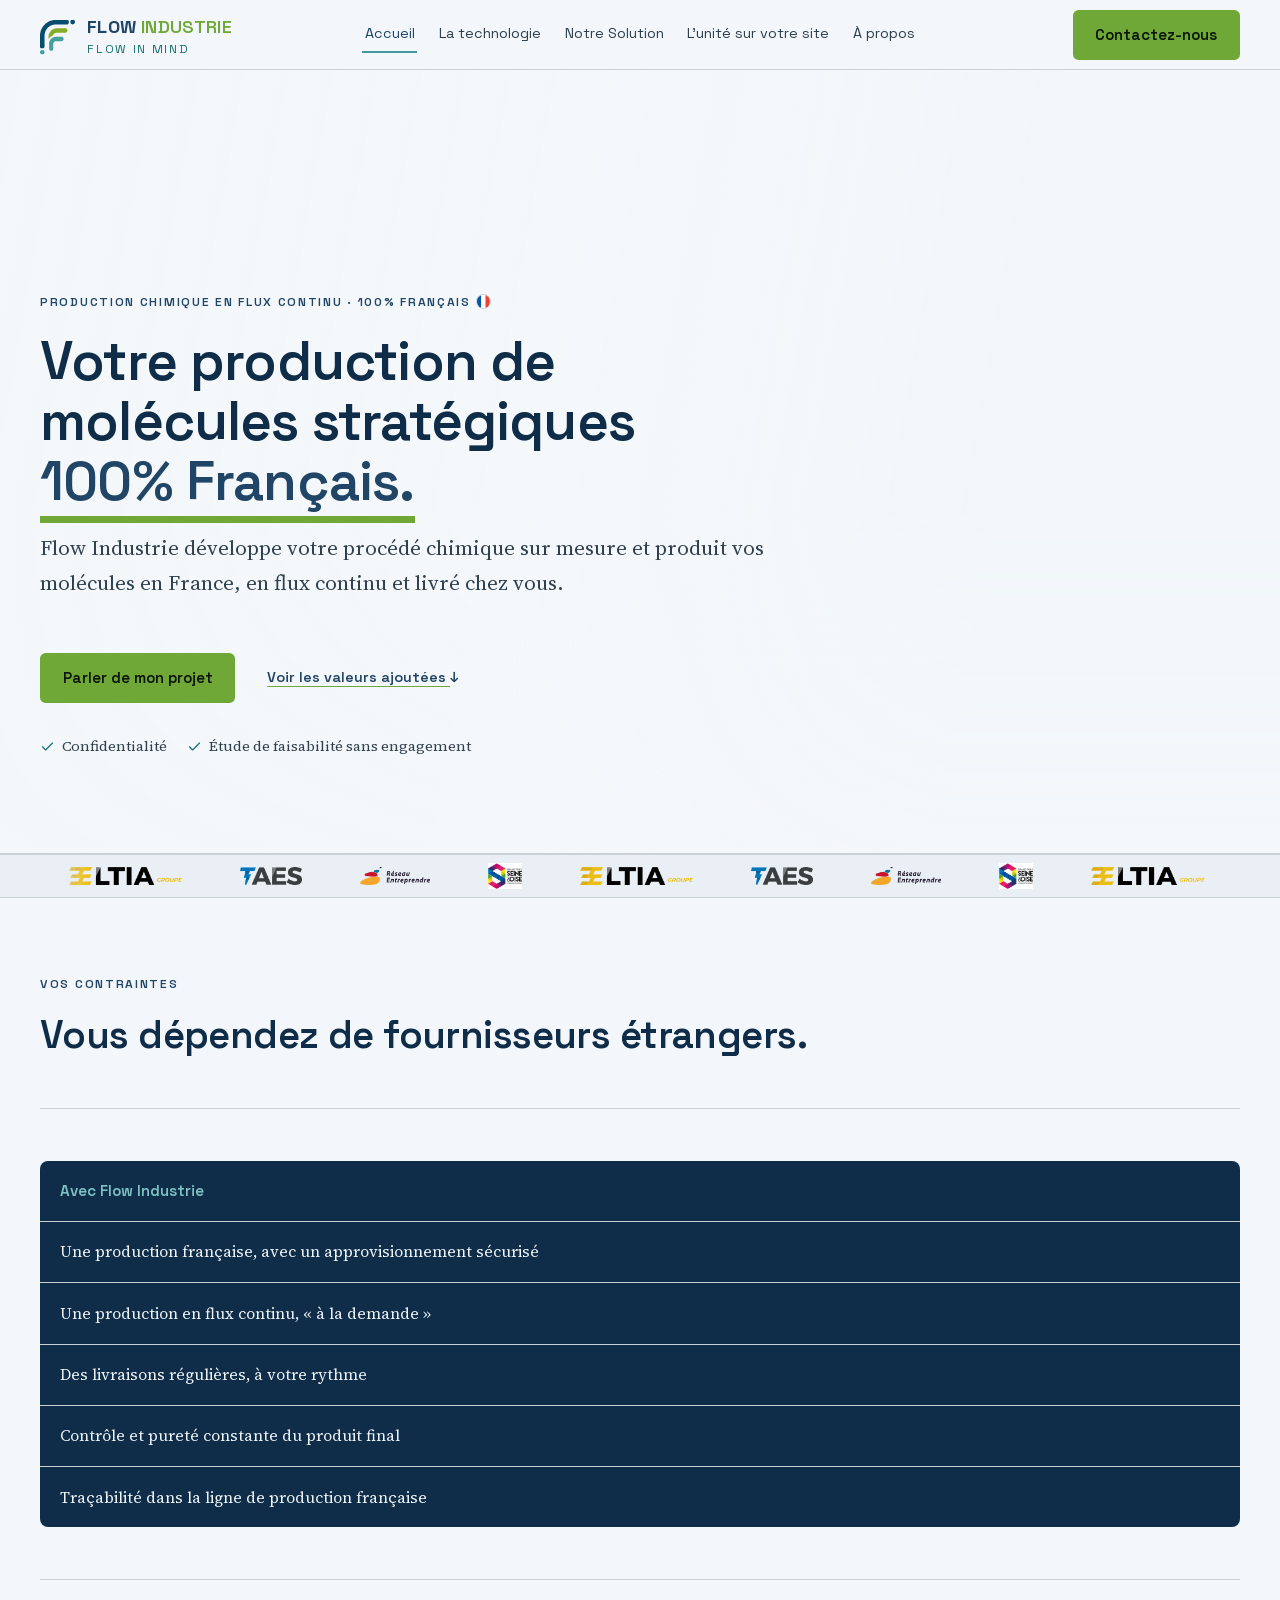
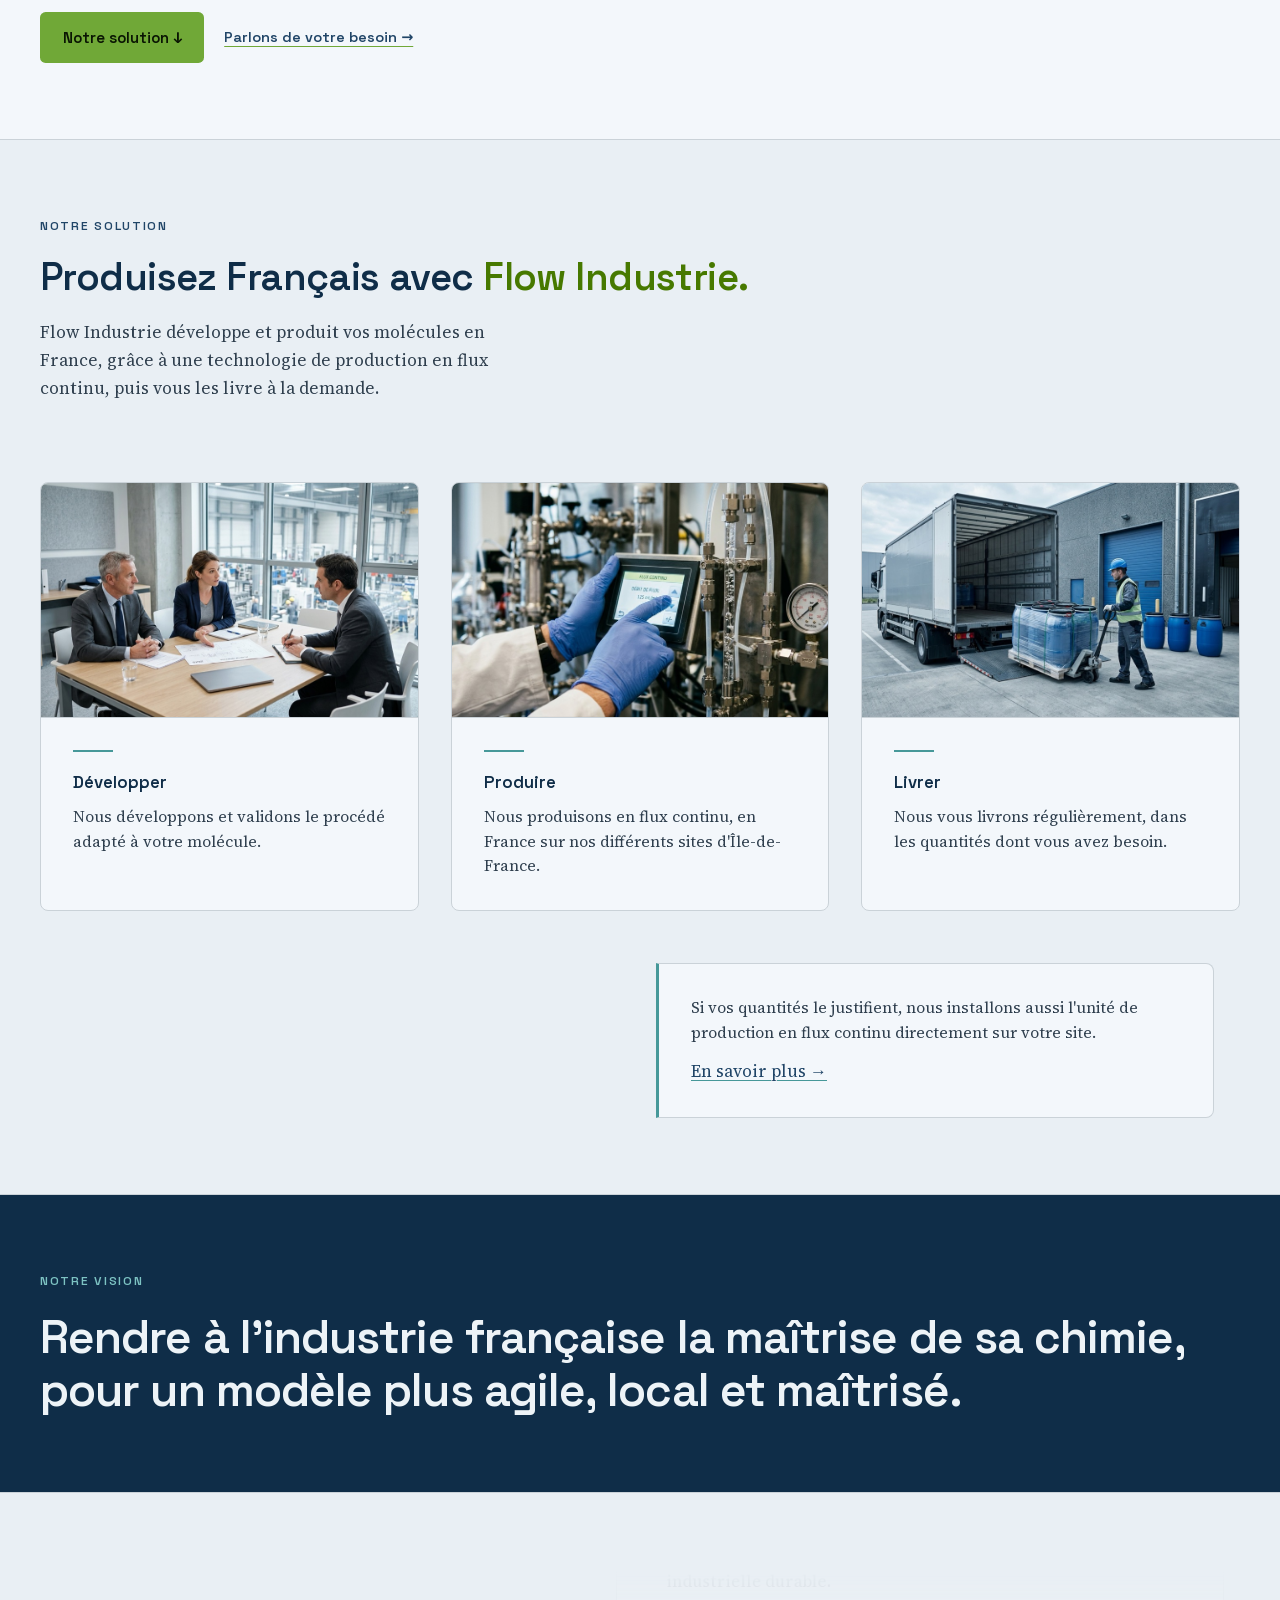
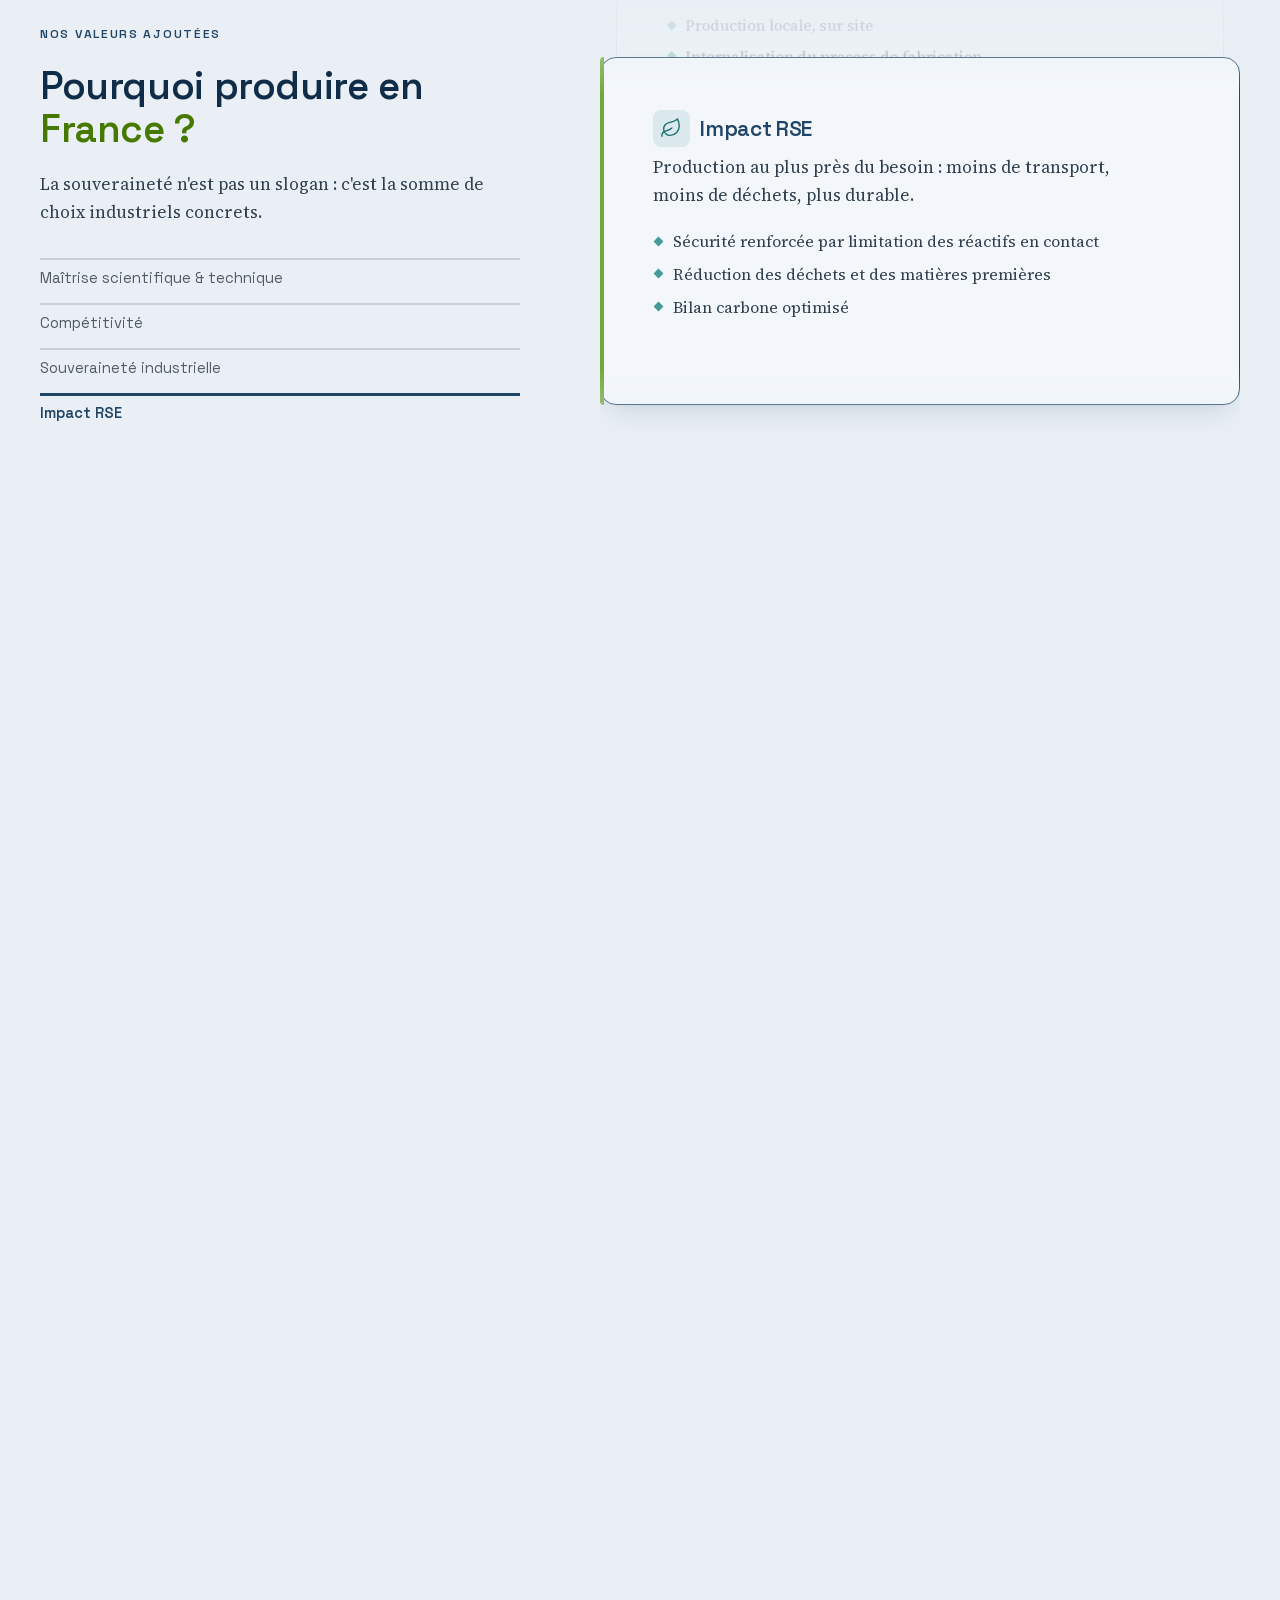
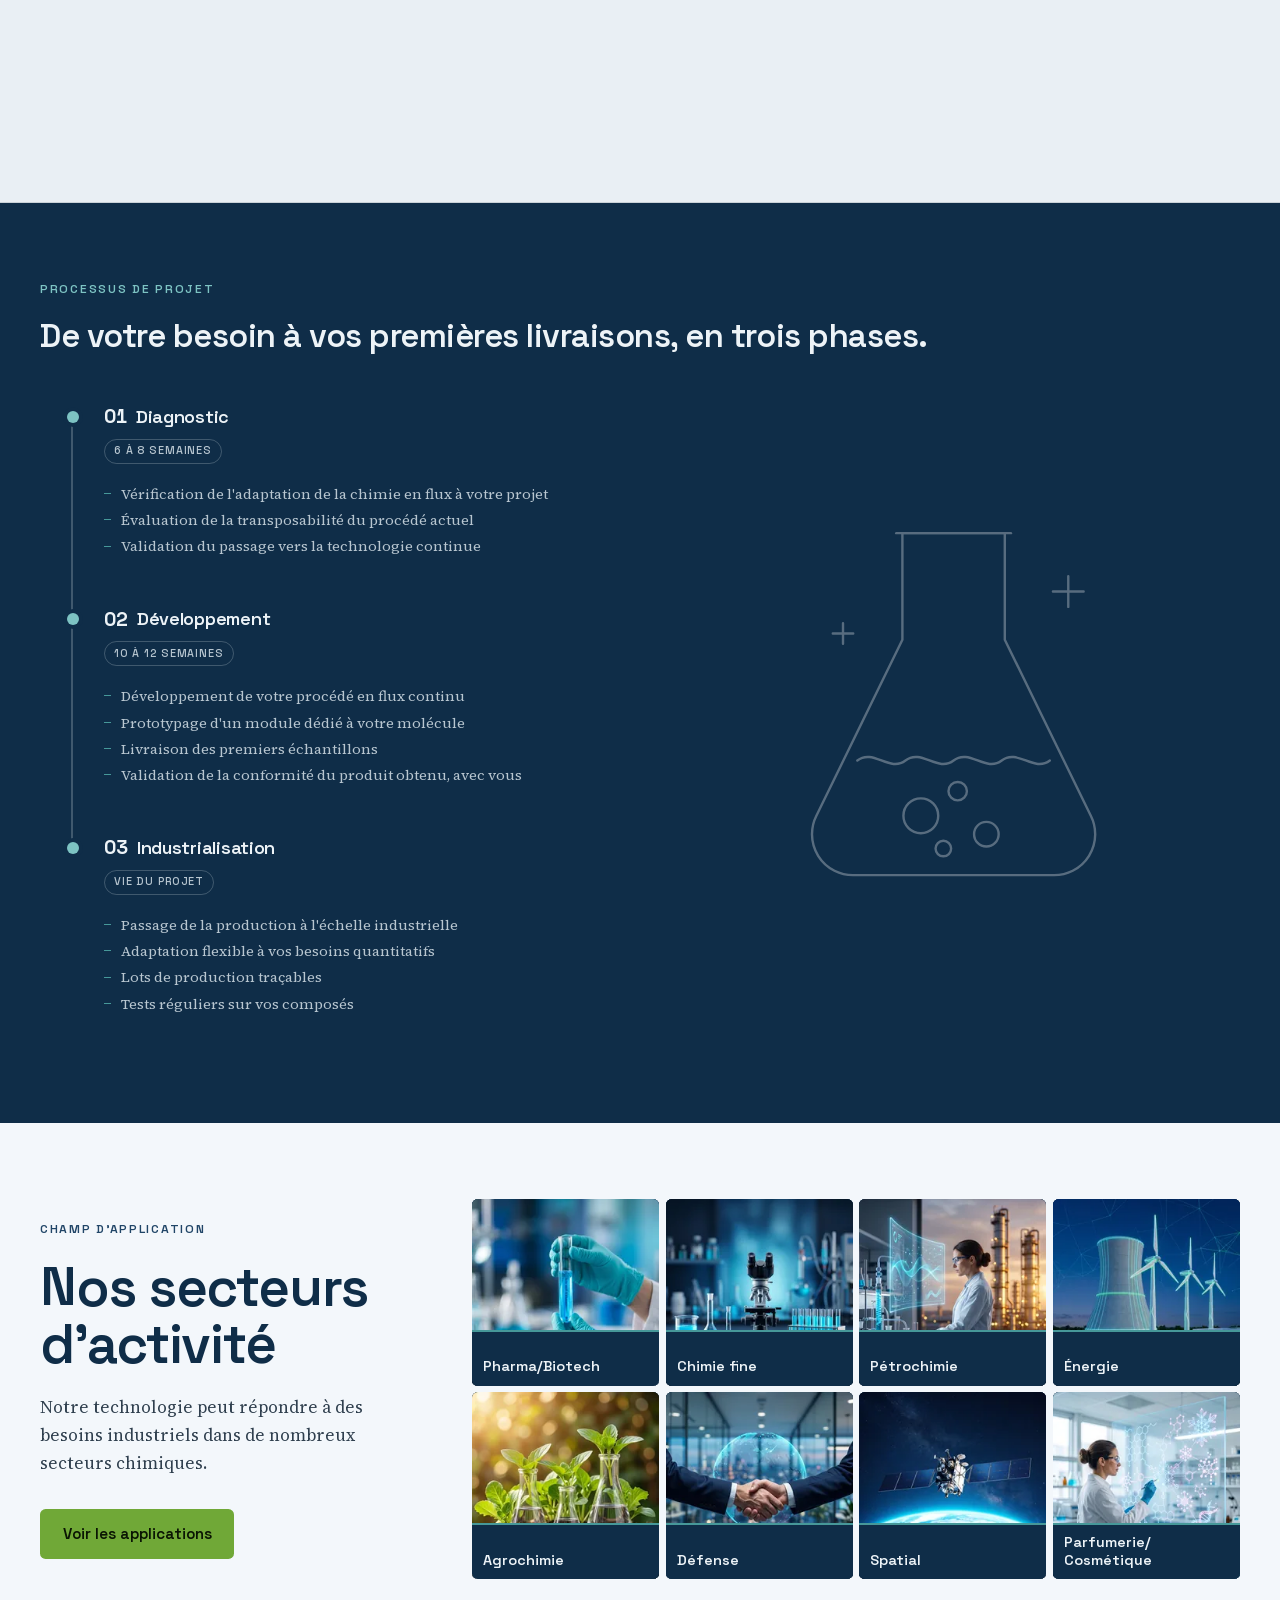
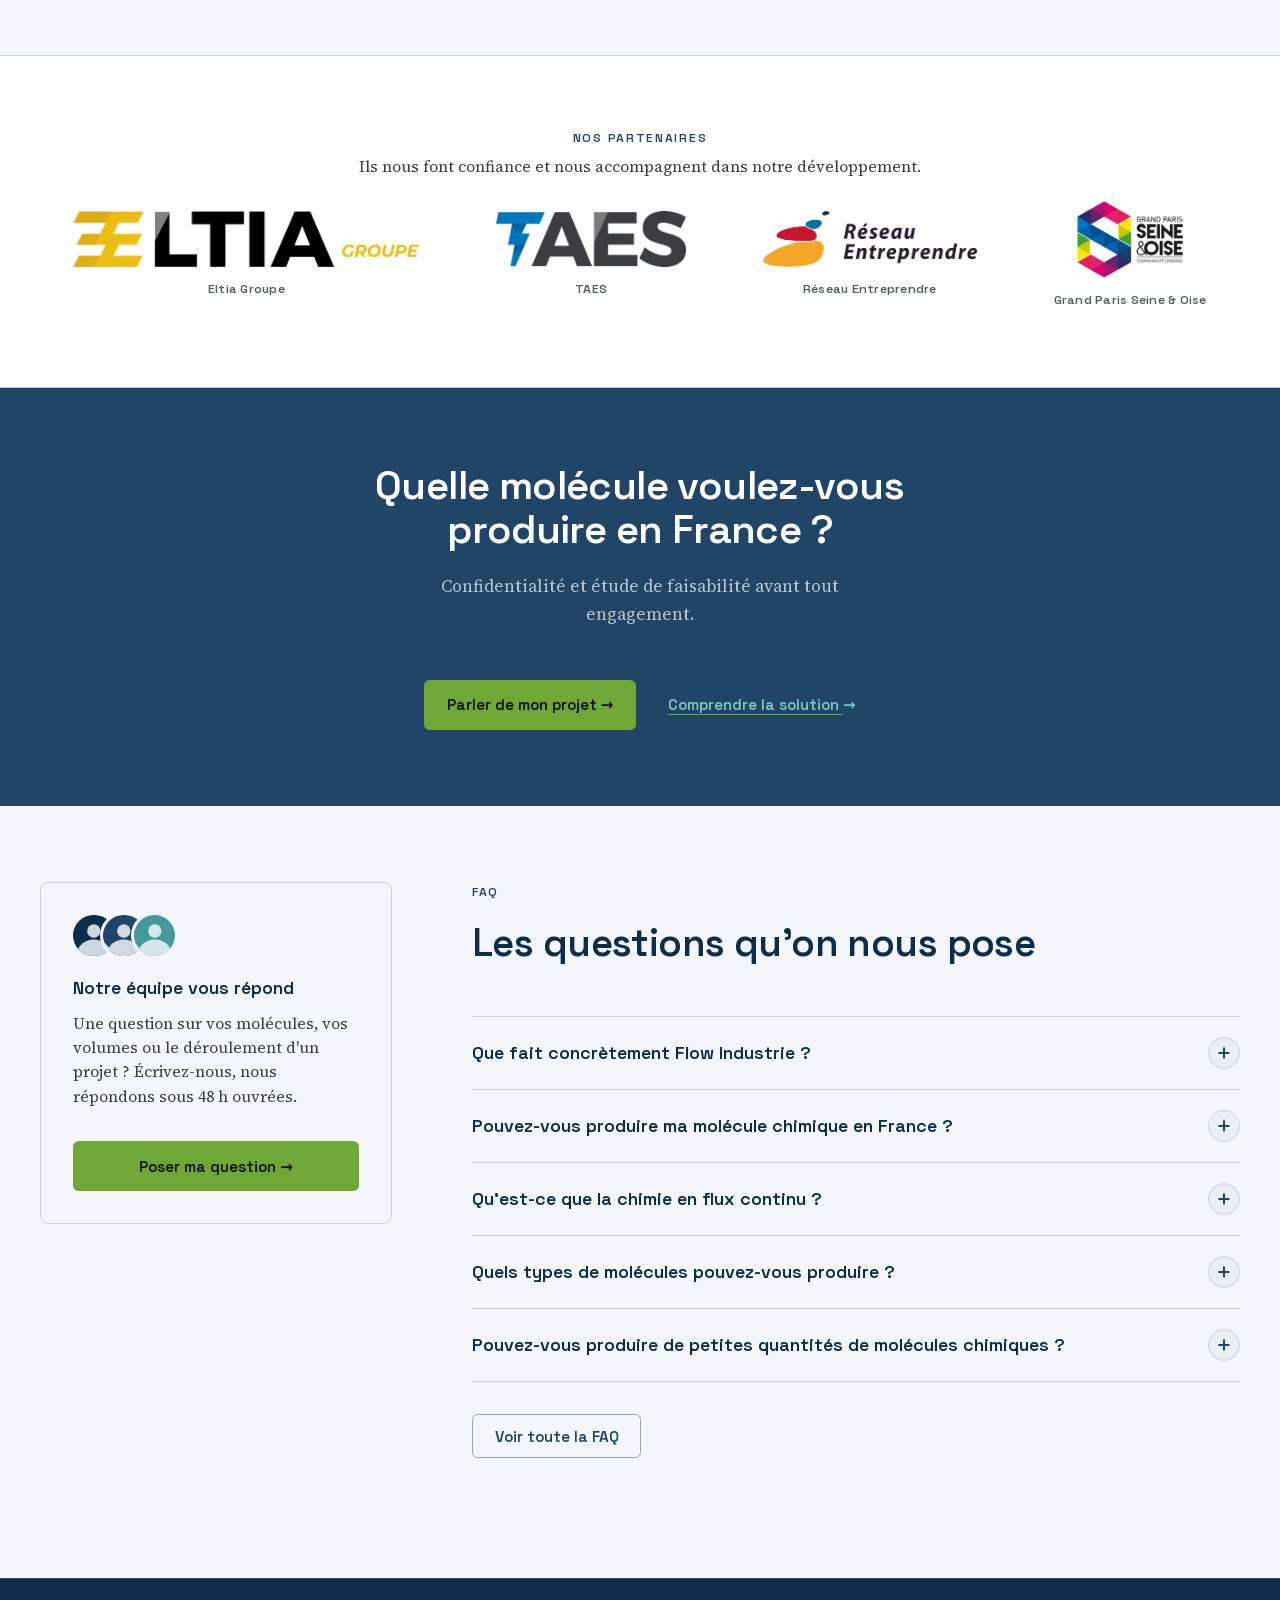
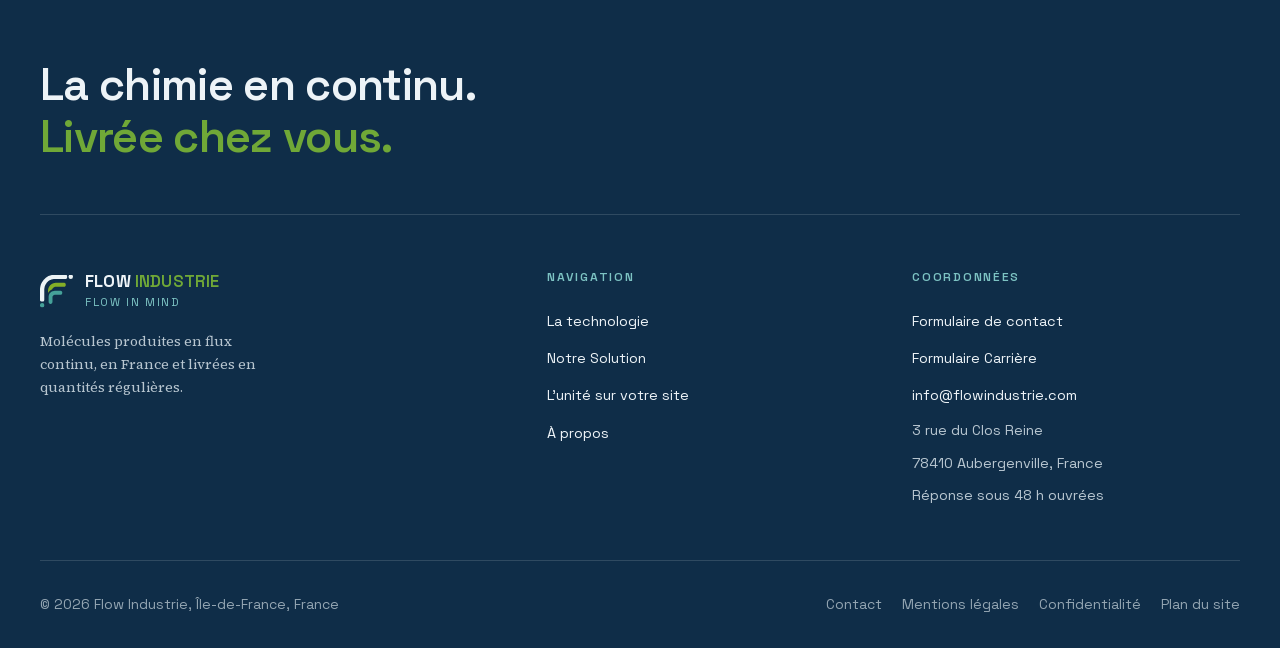
<file: index.html>
<!DOCTYPE html><html lang="fr"> <head><meta name="robots" content="noindex, nofollow"><meta charset="utf-8"><meta name="viewport" content="width=device-width, initial-scale=1"><title>Flow Industrie : vos molécules produites en France, livrées régulièrement</title><meta name="description" content="Flow Industrie produit vos molécules chimiques en flux continu, en France et vous livre en quantités régulières : la même molécule, sans l'import."><link rel="canonical" href="https://www.flowindustrie.com/"><link rel="icon" href="favicon.svg" type="image/svg+xml"><link rel="sitemap" href="sitemap-index.xml"><meta property="og:type" content="website"><meta property="og:locale" content="fr_FR"><meta property="og:site_name" content="Flow Industrie"><meta property="og:title" content="Flow Industrie : vos molécules produites en France, livrées régulièrement"><meta property="og:description" content="Flow Industrie produit vos molécules chimiques en flux continu, en France et vous livre en quantités régulières : la même molécule, sans l'import."><meta property="og:url" content="https://www.flowindustrie.com/"><meta property="og:image" content="https://www.flowindustrie.com/images/og-unite-modulaire.jpg"><meta property="og:image:width" content="1200"><meta property="og:image:height" content="630"><meta property="og:image:alt" content="Vue de conception de l'unité modulaire de production chimique en flux continu Flow Industrie."><meta name="twitter:card" content="summary_large_image"><link rel="stylesheet" href="_astro/polices.css"><script type="application/ld+json">{"@context":"https://schema.org","@type":"Organization","name":"Flow Industrie","slogan":"Flow in Mind","description":"Flow Industrie produit vos molécules chimiques en flux continu, en France et vous livre en quantités régulières : la même molécule, sans l'import.","url":"https://www.flowindustrie.com/","logo":"https://www.flowindustrie.com/images/logo-flow-industrie.png","email":"info@flowindustrie.com","address":{"@type":"PostalAddress","streetAddress":"3 rue du Clos Reine","postalCode":"78410","addressLocality":"Aubergenville","addressRegion":"Île-de-France","addressCountry":"FR"}}</script><script type="application/ld+json">{"@context":"https://schema.org","@type":"Service","name":"Production de molécules chimiques en flux continu, livrées en France","serviceType":"Production à façon de molécules chimiques en chimie en flux continu, livrée en quantités régulières","provider":{"@type":"Organization","name":"Flow Industrie"},"areaServed":"FR","description":"Flow Industrie produit vos molécules chimiques en flux continu, en France et vous livre en quantités régulières : la même molécule, sans l'import."}</script><script type="application/ld+json">{"@context":"https://schema.org","@type":"FAQPage","mainEntity":[{"@type":"Question","name":"Que fait concrètement Flow Industrie ?","acceptedAnswer":{"@type":"Answer","text":"Flow Industrie développe, produit et livre des molécules chimiques pour les industriels. Nous prenons en charge le développement du procédé, sa mise à l'échelle puis la production récurrente de la molécule sur notre site en France. Les produits sont ensuite livrés en quantités régulières, adaptées aux besoins de votre production."}},{"@type":"Question","name":"Pouvez-vous produire ma molécule chimique en France ?","acceptedAnswer":{"@type":"Answer","text":"Oui, sous réserve que la molécule et son procédé soient compatibles avec notre technologie de production en flux continu. Chaque projet commence par une étude de faisabilité permettant d'évaluer la molécule, le procédé, les contraintes de production et les volumes nécessaires avant tout engagement."}},{"@type":"Question","name":"Qu'est-ce que la chimie en flux continu ?","acceptedAnswer":{"@type":"Answer","text":"La chimie en flux continu consiste à faire circuler en continu les réactifs dans un équipement de production, plutôt que de réaliser la réaction par lots successifs. Cette technologie permet notamment de mieux contrôler les paramètres du procédé, de produire de manière régulière et d'adapter les volumes de production aux besoins industriels."}},{"@type":"Question","name":"Quels types de molécules pouvez-vous produire ?","acceptedAnswer":{"@type":"Answer","text":"Flow Industrie peut étudier des projets dans différents domaines de la chimie : chimie fine, pharmacie et biotech, énergie, agrochimie, pétrochimie, défense, spatial, parfumerie et cosmétique. La faisabilité dépend toutefois des caractéristiques propres à chaque molécule et de son procédé de synthèse."}},{"@type":"Question","name":"Pouvez-vous produire de petites quantités de molécules chimiques ?","acceptedAnswer":{"@type":"Answer","text":"Oui. L'un des intérêts de notre modèle est de pouvoir produire des quantités régulières, plutôt que d'imposer l'achat et le stockage de grandes quantités de produit. Les volumes peuvent évoluer en fonction des besoins du client, du kilogramme jusqu'à plusieurs dizaines de tonnes par an."}},{"@type":"Question","name":"Quels volumes pouvez-vous produire ?","acceptedAnswer":{"@type":"Answer","text":"Flow Industrie peut accompagner des besoins allant du kilogramme jusqu'à environ 100 tonnes par an, selon la molécule, le procédé et les caractéristiques du projet. Les volumes sont définis avec le client en fonction de sa consommation et de ses besoins industriels."}},{"@type":"Question","name":"Pourquoi produire une molécule chimique en France ?","acceptedAnswer":{"@type":"Answer","text":"Produire une molécule en France permet de réduire la dépendance à un fournisseur éloigné, de mieux maîtriser son approvisionnement et de limiter les contraintes liées au transport et au stockage. Pour une molécule stratégique, une production locale peut également contribuer à sécuriser la continuité de la production industrielle."}},{"@type":"Question","name":"Flow Industrie fait-elle de la sous-traitance chimique ?","acceptedAnswer":{"@type":"Answer","text":"Flow Industrie accompagne les industriels dans le développement, l'industrialisation et la production de leurs molécules chimiques. Notre intervention couvre notamment la mise au point du procédé, la production en flux continu en France et les livraisons régulières du produit fini."}},{"@type":"Question","name":"Comment se déroule un projet avec Flow Industrie ?","acceptedAnswer":{"@type":"Answer","text":"Un projet commence par l'identification de la molécule et une étude de faisabilité. Si le projet est compatible avec notre technologie, nous développons et validons le procédé, puis nous passons à la production et à la mise en place des livraisons récurrentes. Étude de faisabilité → Développement du procédé → Mise à l'échelle → Production → Livraisons régulières"}},{"@type":"Question","name":"Quels sont les avantages de la production chimique en flux continu ?","acceptedAnswer":{"@type":"Answer","text":"La production en flux continu permet notamment un meilleur contrôle du procédé, une production régulière et une adaptation des volumes aux besoins industriels. Elle peut également réduire certaines contraintes liées à la production par lots, selon la nature de la molécule et du procédé."}}]}</script><script>
      (function () {
        var racine = document.documentElement;
        if (window.matchMedia('(prefers-reduced-motion: reduce)').matches) return;
        racine.classList.add('js-mouvement');
        window.setTimeout(function () {
          if (racine.dataset.mouvement !== 'pret') racine.classList.remove('js-mouvement');
        }, 2500);
      })();
    </script><link rel="stylesheet" href="_astro/a-propos.DqSEigQd.css">
<link rel="stylesheet" href="_astro/index.Ccpy-rW3.css">
<link rel="stylesheet" href="_astro/applications.D3SaBpTM.css">
<style>.roulette[data-astro-cid-ecwx7uhs]{display:grid;gap:var(--space-md);list-style:none}.pilier[data-astro-cid-ecwx7uhs]{position:relative;background:var(--color-paper);border:var(--rule);border-radius:var(--radius-lg);padding:var(--space-xl);transition:border-color var(--dur) var(--ease-out),box-shadow var(--dur) var(--ease-out)}@media(max-width:900px){.pilier[data-astro-cid-ecwx7uhs]{padding:var(--space-lg)}}.pilier[data-astro-cid-ecwx7uhs]:hover,.roulette[data-astro-cid-ecwx7uhs][data-pilotage]>.pilier[data-astro-cid-ecwx7uhs]:hover{border-color:var(--color-teal);box-shadow:var(--ombre-survol)}@media(prefers-reduced-motion:reduce){.pilier[data-astro-cid-ecwx7uhs]{transition:none}}.pilier[data-astro-cid-ecwx7uhs]:before{content:"";position:absolute;left:-1px;top:-1px;bottom:-1px;width:.25rem;border-radius:var(--radius-lg) 0 0 var(--radius-lg);background:transparent;transition:background-color var(--dur)}.pilier[data-astro-cid-ecwx7uhs] h3[data-astro-cid-ecwx7uhs]{font-size:var(--text-lg);color:var(--color-petrol)}.resume[data-astro-cid-ecwx7uhs]{margin-top:.4rem;font-size:var(--text-body);color:var(--color-ink-2);max-width:56ch}.points[data-astro-cid-ecwx7uhs]{margin-top:var(--space-md);display:grid;gap:.55rem;list-style:none}.points[data-astro-cid-ecwx7uhs] li[data-astro-cid-ecwx7uhs]{position:relative;padding-left:1.25rem;font-size:1rem;line-height:1.5;color:var(--color-ink-2)}.points[data-astro-cid-ecwx7uhs] li[data-astro-cid-ecwx7uhs]:before{content:"";position:absolute;left:.1rem;top:.52em;width:.4375rem;height:.4375rem;background:var(--color-teal);transform:rotate(45deg)}.roulette[data-astro-cid-ecwx7uhs][data-pilotage]{position:relative;gap:0;padding-block:5.5rem;mask-image:linear-gradient(to bottom,transparent 0,#000 24%,#000 76%,transparent 100%);-webkit-mask-image:linear-gradient(to bottom,transparent 0,#000 24%,#000 76%,transparent 100%)}.roulette[data-astro-cid-ecwx7uhs][data-pilotage]>.pilier[data-astro-cid-ecwx7uhs]{grid-area:1 / 1;--force: 0;border-color:color-mix(in oklab,var(--color-petrol) calc(var(--force) * 100%),var(--color-rule));box-shadow:0 1px 2px oklch(29% .06 248 / calc(.06 * var(--force))),0 .875rem 2rem -.75rem oklch(29% .06 248 / calc(.26 * var(--force)));will-change:transform,opacity}.roulette[data-astro-cid-ecwx7uhs][data-pilotage]>.pilier[data-astro-cid-ecwx7uhs]:before{background:var(--color-accent);opacity:var(--force);transition:none}.commandes[data-astro-cid-ecwx7uhs][hidden]{display:none}.commandes[data-astro-cid-ecwx7uhs]{margin-top:var(--space-lg);display:grid}.commande[data-astro-cid-ecwx7uhs]{width:100%;background:none;border:0;padding:0 0 .9rem;cursor:pointer;text-align:left;font-family:var(--font-display);min-height:2.75rem;display:flex;flex-direction:column;align-items:stretch;justify-content:flex-start}.commande[data-astro-cid-ecwx7uhs] .visuel[data-astro-cid-ecwx7uhs]{display:block;height:2px;background:var(--color-rule);transition:background-color var(--dur),height var(--dur),margin-bottom var(--dur)}.commande[data-astro-cid-ecwx7uhs] .etiquette[data-astro-cid-ecwx7uhs]{display:block;margin-top:.55rem;font-size:.92rem;line-height:1.35;color:var(--color-muted);transition:color var(--dur)}.commande[data-astro-cid-ecwx7uhs]:hover .visuel[data-astro-cid-ecwx7uhs]{background:var(--color-teal)}.commande[data-astro-cid-ecwx7uhs]:hover .etiquette[data-astro-cid-ecwx7uhs]{color:var(--color-ink-2)}.commande[data-astro-cid-ecwx7uhs]:focus-visible{outline:2px solid var(--color-focus);outline-offset:.25rem;border-radius:2px}.commande[data-astro-cid-ecwx7uhs]:active .visuel[data-astro-cid-ecwx7uhs]{background:var(--color-petrol)}.commande[data-astro-cid-ecwx7uhs][aria-current=true] .visuel[data-astro-cid-ecwx7uhs]{background:var(--color-petrol);height:.1875rem;margin-bottom:-1px}.commande[data-astro-cid-ecwx7uhs][aria-current=true] .etiquette[data-astro-cid-ecwx7uhs]{color:var(--color-petrol);font-weight:600}
.surtitre-section[data-astro-cid-xhkvyzga]{font-family:var(--font-display);font-size:.76rem;font-weight:600;letter-spacing:.14em;text-transform:uppercase;color:var(--color-petrol);margin-bottom:var(--space-md)}.vision[data-astro-cid-xhkvyzga]{background:var(--color-petrol-deep);border-block:var(--rule)}.vision[data-astro-cid-xhkvyzga] .wrap[data-astro-cid-xhkvyzga]{padding-block:var(--rythme-demi)}.vision[data-astro-cid-xhkvyzga].part-empruntee{margin-top:2.75rem}.vision[data-astro-cid-xhkvyzga] .surtitre-section[data-astro-cid-xhkvyzga]{color:var(--color-teal-clair)}.phrase[data-astro-cid-xhkvyzga]{font-family:var(--font-display);font-weight:600;font-size:clamp(1.75rem,3.6vw,3.05rem);line-height:1.14;letter-spacing:-.02em;color:var(--color-on-dark)}.vision[data-astro-cid-xhkvyzga][data-pilotage] .mot[data-astro-cid-xhkvyzga]{opacity:0;transition:opacity .45s var(--ease-out)}.vision[data-astro-cid-xhkvyzga][data-pilotage] .mot[data-astro-cid-xhkvyzga].allume{opacity:1}
.cta-fin[data-astro-cid-ozoyvow7]{background:var(--color-petrol-deep);color:var(--color-on-dark)}.cta-fin[data-astro-cid-ozoyvow7].fond-petrol{background:var(--color-petrol)}.cta-fin[data-astro-cid-ozoyvow7] .wrap[data-astro-cid-ozoyvow7]{padding-block:var(--rythme-demi) var(--space-3xl);text-align:center}.cta-fin[data-astro-cid-ozoyvow7].suivie .wrap[data-astro-cid-ozoyvow7]{padding-bottom:var(--rythme-demi)}.cta-titre[data-astro-cid-ozoyvow7]{font-size:clamp(1.8rem,3.4vw,2.5rem);color:#fff;max-width:24ch;margin-inline:auto}.cta-texte[data-astro-cid-ozoyvow7]{margin-top:var(--space-md);color:var(--color-on-dark-2);max-width:52ch;margin-inline:auto}.cta-actions[data-astro-cid-ozoyvow7]{margin-top:var(--space-xl);display:flex;flex-wrap:wrap;align-items:center;justify-content:center;gap:var(--space-lg)}.cta-secondaire[data-astro-cid-ozoyvow7]{font-family:var(--font-display);font-weight:600;font-size:.95rem;color:var(--color-teal-clair);text-decoration-color:var(--color-accent)}
</style>
<link rel="stylesheet" href="_astro/applications.BpqbabYR.css"><link rel="stylesheet" href="_astro/mobile-partage.css"></head> <body> <a class="saut-contenu" href="#contenu">Aller au contenu principal</a> <header class="entete" data-astro-cid-dmqpwcec>  <!-- Niveau 2 : barre principale --> <div class="wrap barre" data-astro-cid-dmqpwcec> <a class="marque" href="index.html" data-astro-cid-dmqpwcec>  <img class="marque-signe" src="logo-flow-industrie.svg" alt="" width="972" height="959" data-astro-cid-dmqpwcec> <span class="marque-texte" data-astro-cid-dmqpwcec> <span class="marque-nom" data-astro-cid-dmqpwcec><b data-astro-cid-dmqpwcec>FLOW</b> <span data-astro-cid-dmqpwcec>INDUSTRIE</span></span> <span class="marque-baseline" data-astro-cid-dmqpwcec>Flow in Mind</span> </span> </a> <nav class="liens" id="menu-principal" aria-label="Navigation principale" data-astro-cid-dmqpwcec> <a href="index.html" aria-current="page" data-astro-cid-dmqpwcec> Accueil </a><a href="technologie/index.html" data-astro-cid-dmqpwcec> La technologie </a><a href="applications/index.html" data-astro-cid-dmqpwcec> Notre Solution </a><a href="unite-sur-votre-site/index.html" data-astro-cid-dmqpwcec> L&#39;unité sur votre site </a><a href="a-propos/index.html" data-astro-cid-dmqpwcec> À propos </a> <a class="btn btn-accent cta-menu" href="contact/index.html" data-astro-cid-dmqpwcec>Contactez-nous</a> </nav> <div class="actions-entete" data-astro-cid-dmqpwcec><a class="btn btn-accent cta-entete" href="contact/index.html" data-astro-cid-dmqpwcec>Contactez-nous</a><button type="button" class="bouton-menu" id="bouton-menu" aria-controls="menu-principal" aria-expanded="false" data-astro-cid-dmqpwcec><span class="barres-menu" aria-hidden="true" data-astro-cid-dmqpwcec><span data-astro-cid-dmqpwcec></span><span data-astro-cid-dmqpwcec></span><span data-astro-cid-dmqpwcec></span></span>Menu</button></div> </div> </header>  <script type="module">const t=document.querySelector(".entete");if(t){let s=null;const l=()=>{const e=window.scrollY>8;e!==s&&(s=e,e?t.dataset.defile="":delete t.dataset.defile)};window.addEventListener("scroll",l,{passive:!0}),l()}</script> <main id="contenu">  <section class="hero" data-astro-cid-j7pv25f6> <div class="wrap hero-grille" data-astro-cid-j7pv25f6>  <div class="hero-texte" data-anim-groupe="monte" data-astro-cid-j7pv25f6>  <p class="hero-surtitre" data-astro-cid-j7pv25f6>Production&nbsp;chimique en&nbsp;flux&nbsp;continu&nbsp;·&nbsp;100%&nbsp;Français<span class="drapeau" role="img" aria-label="France" data-astro-cid-j7pv25f6><svg viewBox="0 0 3 3" width="14" height="14" preserveAspectRatio="none" aria-hidden="true" data-astro-cid-j7pv25f6><rect width="1" height="3" x="0" fill="#0055A4"/><rect width="1" height="3" x="1" fill="#FFFFFF"/><rect width="1" height="3" x="2" fill="#EF4135"/></svg></span></p>   <h1 data-astro-cid-j7pv25f6>Votre production de molécules stratégiques <em class="vert" data-anim="souligne" data-retard="3" data-astro-cid-j7pv25f6>100% Français.</em></h1>  <p class="hero-chapo" data-astro-cid-j7pv25f6>
Flow Industrie développe votre procédé chimique sur mesure et produit vos
          molécules en France, en flux continu et livré chez vous.
</p>  <div class="cta" data-astro-cid-j7pv25f6> <a class="btn btn-accent" href="contact/index.html" data-astro-cid-j7pv25f6>Parler de mon projet</a> <a class="hero-ancre lien-appui" data-sens="bas" href="#valeurs-ajoutees" data-astro-cid-j7pv25f6>Voir les valeurs ajoutées <span aria-hidden="true" data-astro-cid-j7pv25f6>↓</span></a> </div> <ul class="hero-appui" data-astro-cid-j7pv25f6><li data-astro-cid-j7pv25f6><svg class="glyphe" viewBox="0 0 24 24" width="15" height="15" fill="none" stroke="currentColor" stroke-width="2" stroke-linecap="round" stroke-linejoin="round" aria-hidden="true" data-astro-cid-j7pv25f6><path d="m4 12.5 5 5L20 6.5"/></svg><span data-astro-cid-j7pv25f6>Confidentialité</span></li><li data-astro-cid-j7pv25f6><svg class="glyphe" viewBox="0 0 24 24" width="15" height="15" fill="none" stroke="currentColor" stroke-width="2" stroke-linecap="round" stroke-linejoin="round" aria-hidden="true" data-astro-cid-j7pv25f6><path d="m4 12.5 5 5L20 6.5"/></svg><span data-astro-cid-j7pv25f6>Étude de faisabilité sans engagement</span></li></ul> </div> </div>   <picture data-astro-cid-j7pv25f6><!-- Sur telephone et tablette, une photo nativement en portrait (1536x2752), composee pour ce cadre : plafond clair en haut ou se pose le titre, atelier au milieu, bidon et mains gantees en bas. Elle remplit tout le hero, la ou le recadrage paysage precedent ne tenait que la moitie haute. --><source media="(max-width:860px)" type="image/webp" srcset="_astro/unite-hall-espace-texte.BmQSYcXX_port800.webp 800w, _astro/unite-hall-espace-texte.BmQSYcXX_port1536.webp 1536w" sizes="100vw" data-astro-cid-j7pv25f6><img src="_astro/unite-hall-espace-texte.BmQSYcXX_2mOYdv.webp" srcset="_astro/unite-hall-espace-texte.BmQSYcXX_HS0qW.webp 760w, _astro/unite-hall-espace-texte.BmQSYcXX_1jfOqG.webp 1100w, _astro/unite-hall-espace-texte.BmQSYcXX_1F0tlM.webp 1600w, _astro/unite-hall-espace-texte.BmQSYcXX_2mOYdv.webp 1928w" data-anim="voile" data-retard="2" alt="Mains gantées refermant un bidon de produit chimique fini sur une table en inox, atelier de production en arrière-plan." sizes="100vw" loading="eager" fetchpriority="high" data-astro-cid-j7pv25f6="true" decoding="async" width="1928" height="816" class="hero-photo"></picture> </section><section class="bandeau-partenaires" aria-label="Nos partenaires" data-astro-cid-4k7yywj5> <div class="bandeau-interieur" data-astro-cid-4k7yywj5> <div class="piste" data-astro-cid-4k7yywj5> <div class="defile" data-astro-cid-4k7yywj5> <ul class="logos-bande" data-astro-cid-4k7yywj5> <li style="--echelle:1" data-astro-cid-4k7yywj5> <img src="images/partenaires/eltia.png" alt="Eltia Groupe" decoding="async" data-astro-cid-4k7yywj5> </li><li style="--echelle:1" data-astro-cid-4k7yywj5> <img src="images/partenaires/taes.png" alt="TAES" decoding="async" data-astro-cid-4k7yywj5> </li><li style="--echelle:1" data-astro-cid-4k7yywj5> <img src="images/partenaires/reseau-entreprendre.png" alt="Réseau Entreprendre" decoding="async" data-astro-cid-4k7yywj5> </li><li style="--echelle:1.4" data-astro-cid-4k7yywj5> <img src="images/partenaires/grand-paris-seine-oise.png" alt="Grand Paris Seine &amp; Oise" decoding="async" data-astro-cid-4k7yywj5> </li> </ul><ul class="logos-bande" aria-hidden="true" data-astro-cid-4k7yywj5> <li style="--echelle:1" data-astro-cid-4k7yywj5> <img src="images/partenaires/eltia.png" alt="" decoding="async" data-astro-cid-4k7yywj5> </li><li style="--echelle:1" data-astro-cid-4k7yywj5> <img src="images/partenaires/taes.png" alt="" decoding="async" data-astro-cid-4k7yywj5> </li><li style="--echelle:1" data-astro-cid-4k7yywj5> <img src="images/partenaires/reseau-entreprendre.png" alt="" decoding="async" data-astro-cid-4k7yywj5> </li><li style="--echelle:1.4" data-astro-cid-4k7yywj5> <img src="images/partenaires/grand-paris-seine-oise.png" alt="" decoding="async" data-astro-cid-4k7yywj5> </li> </ul><ul class="logos-bande" aria-hidden="true" data-astro-cid-4k7yywj5> <li style="--echelle:1" data-astro-cid-4k7yywj5> <img src="images/partenaires/eltia.png" alt="" decoding="async" data-astro-cid-4k7yywj5> </li><li style="--echelle:1" data-astro-cid-4k7yywj5> <img src="images/partenaires/taes.png" alt="" decoding="async" data-astro-cid-4k7yywj5> </li><li style="--echelle:1" data-astro-cid-4k7yywj5> <img src="images/partenaires/reseau-entreprendre.png" alt="" decoding="async" data-astro-cid-4k7yywj5> </li><li style="--echelle:1.4" data-astro-cid-4k7yywj5> <img src="images/partenaires/grand-paris-seine-oise.png" alt="" decoding="async" data-astro-cid-4k7yywj5> </li> </ul><ul class="logos-bande" aria-hidden="true" data-astro-cid-4k7yywj5> <li style="--echelle:1" data-astro-cid-4k7yywj5> <img src="images/partenaires/eltia.png" alt="" decoding="async" data-astro-cid-4k7yywj5> </li><li style="--echelle:1" data-astro-cid-4k7yywj5> <img src="images/partenaires/taes.png" alt="" decoding="async" data-astro-cid-4k7yywj5> </li><li style="--echelle:1" data-astro-cid-4k7yywj5> <img src="images/partenaires/reseau-entreprendre.png" alt="" decoding="async" data-astro-cid-4k7yywj5> </li><li style="--echelle:1.4" data-astro-cid-4k7yywj5> <img src="images/partenaires/grand-paris-seine-oise.png" alt="" decoding="async" data-astro-cid-4k7yywj5> </li> </ul><ul class="logos-bande" aria-hidden="true" data-astro-cid-4k7yywj5> <li style="--echelle:1" data-astro-cid-4k7yywj5> <img src="images/partenaires/eltia.png" alt="" decoding="async" data-astro-cid-4k7yywj5> </li><li style="--echelle:1" data-astro-cid-4k7yywj5> <img src="images/partenaires/taes.png" alt="" decoding="async" data-astro-cid-4k7yywj5> </li><li style="--echelle:1" data-astro-cid-4k7yywj5> <img src="images/partenaires/reseau-entreprendre.png" alt="" decoding="async" data-astro-cid-4k7yywj5> </li><li style="--echelle:1.4" data-astro-cid-4k7yywj5> <img src="images/partenaires/grand-paris-seine-oise.png" alt="" decoding="async" data-astro-cid-4k7yywj5> </li> </ul><ul class="logos-bande" aria-hidden="true" data-astro-cid-4k7yywj5> <li style="--echelle:1" data-astro-cid-4k7yywj5> <img src="images/partenaires/eltia.png" alt="" decoding="async" data-astro-cid-4k7yywj5> </li><li style="--echelle:1" data-astro-cid-4k7yywj5> <img src="images/partenaires/taes.png" alt="" decoding="async" data-astro-cid-4k7yywj5> </li><li style="--echelle:1" data-astro-cid-4k7yywj5> <img src="images/partenaires/reseau-entreprendre.png" alt="" decoding="async" data-astro-cid-4k7yywj5> </li><li style="--echelle:1.4" data-astro-cid-4k7yywj5> <img src="images/partenaires/grand-paris-seine-oise.png" alt="" decoding="async" data-astro-cid-4k7yywj5> </li> </ul><ul class="logos-bande" aria-hidden="true" data-astro-cid-4k7yywj5> <li style="--echelle:1" data-astro-cid-4k7yywj5> <img src="images/partenaires/eltia.png" alt="" decoding="async" data-astro-cid-4k7yywj5> </li><li style="--echelle:1" data-astro-cid-4k7yywj5> <img src="images/partenaires/taes.png" alt="" decoding="async" data-astro-cid-4k7yywj5> </li><li style="--echelle:1" data-astro-cid-4k7yywj5> <img src="images/partenaires/reseau-entreprendre.png" alt="" decoding="async" data-astro-cid-4k7yywj5> </li><li style="--echelle:1.4" data-astro-cid-4k7yywj5> <img src="images/partenaires/grand-paris-seine-oise.png" alt="" decoding="async" data-astro-cid-4k7yywj5> </li> </ul><ul class="logos-bande" aria-hidden="true" data-astro-cid-4k7yywj5> <li style="--echelle:1" data-astro-cid-4k7yywj5> <img src="images/partenaires/eltia.png" alt="" decoding="async" data-astro-cid-4k7yywj5> </li><li style="--echelle:1" data-astro-cid-4k7yywj5> <img src="images/partenaires/taes.png" alt="" decoding="async" data-astro-cid-4k7yywj5> </li><li style="--echelle:1" data-astro-cid-4k7yywj5> <img src="images/partenaires/reseau-entreprendre.png" alt="" decoding="async" data-astro-cid-4k7yywj5> </li><li style="--echelle:1.4" data-astro-cid-4k7yywj5> <img src="images/partenaires/grand-paris-seine-oise.png" alt="" decoding="async" data-astro-cid-4k7yywj5> </li> </ul> </div> </div> </div> </section>     <section class="split" id="le-constat" aria-labelledby="titre-constat" data-astro-cid-j7pv25f6> <div class="wrap" data-astro-cid-j7pv25f6> <div class="constat-tete" data-anim-groupe="monte" data-astro-cid-j7pv25f6>  <p class="surtitre-section" data-astro-cid-j7pv25f6>Vos contraintes</p>  <h2 class="titre-section" id="titre-constat" data-astro-cid-j7pv25f6>Vous dépendez de fournisseurs étrangers.</h2>  </div>  <div class="bascule-cadre" data-anim="carte" data-retard="1" data-astro-cid-j7pv25f6> <table class="bascule" role="table" data-astro-cid-j7pv25f6>  <caption class="legende-masquee" data-astro-cid-j7pv25f6>Ce qu&#39;une production française et livrée change pour vous.</caption> <thead role="rowgroup" data-astro-cid-j7pv25f6> <tr role="row" data-astro-cid-j7pv25f6> <th role="columnheader" scope="col" class="col-flow" data-astro-cid-j7pv25f6>Avec Flow Industrie</th> </tr> </thead> <tbody role="rowgroup" data-astro-cid-j7pv25f6>  <tr role="row" data-astro-cid-j7pv25f6> <td role="cell" class="col-flow" data-astro-cid-j7pv25f6> Une production française, avec un approvisionnement sécurisé </td> </tr><tr role="row" data-astro-cid-j7pv25f6> <td role="cell" class="col-flow" data-astro-cid-j7pv25f6> Une production en flux continu, « à la demande » </td> </tr><tr role="row" data-astro-cid-j7pv25f6> <td role="cell" class="col-flow" data-astro-cid-j7pv25f6> Des livraisons régulières, à votre rythme </td> </tr><tr role="row" data-astro-cid-j7pv25f6> <td role="cell" class="col-flow" data-astro-cid-j7pv25f6> Contrôle et pureté constante du produit final </td> </tr><tr role="row" data-astro-cid-j7pv25f6> <td role="cell" class="col-flow" data-astro-cid-j7pv25f6> Traçabilité dans la ligne de production française </td> </tr> </tbody> </table> </div>  <div class="constat-pied" data-anim="monte" data-retard="2" data-astro-cid-j7pv25f6> <div class="constat-liens" data-astro-cid-j7pv25f6> <a class="btn btn-accent" data-sens="bas" href="#notre-solution" data-astro-cid-j7pv25f6>Notre solution&nbsp;↓</a> <a class="lien-appui lien-tuile hero-ancre" href="contact/index.html" data-astro-cid-j7pv25f6>
Parlons de votre besoin&nbsp;→</a> </div> </div> </div> </section> <section class="solution" id="notre-solution" aria-labelledby="titre-solution" data-astro-cid-j7pv25f6> <div class="wrap" data-astro-cid-j7pv25f6> <div class="solution-tete" data-anim-groupe="monte" data-astro-cid-j7pv25f6> <p class="surtitre-section" data-astro-cid-j7pv25f6>Notre solution</p>  <h2 class="titre-section" id="titre-solution" data-astro-cid-j7pv25f6>Produisez Français avec <em class="vert" data-astro-cid-j7pv25f6>Flow Industrie.</em></h2> <p class="chapo" data-astro-cid-j7pv25f6>
Flow Industrie développe et produit vos molécules en France, grâce à une
          technologie de production en flux continu, puis vous les livre à la demande.
</p> </div>  <div class="trajet-rouleau" data-trajet data-astro-cid-j7pv25f6><ol class="trajet" data-anim-groupe="carte" data-astro-cid-j7pv25f6> <li data-astro-cid-j7pv25f6><div class="trajet-image" aria-hidden="true" data-astro-cid-j7pv25f6><img src="images/solution/solution-1-reunion.jpg" alt="Trois personnes en reunion de travail autour d'une table de bureau." loading="lazy" decoding="async" width="760" height="475" data-photo-methode data-astro-cid-j7pv25f6><svg class="glyphe" viewBox="0 0 24 24" width="52" height="52" fill="none" stroke="currentColor" stroke-width="1.5" stroke-linecap="round" stroke-linejoin="round" data-astro-cid-j7pv25f6><path d="M9.5 3h5v5.2l4.2 8.6a2 2 0 0 1-1.8 2.9H7.1a2 2 0 0 1-1.8-2.9l4.2-8.6Z"/><path d="M8 14h8"/></svg></div><div class="trajet-corps" data-astro-cid-j7pv25f6> <span class="trajet-filet" aria-hidden="true" data-astro-cid-j7pv25f6></span> <p class="trajet-titre" data-astro-cid-j7pv25f6>Développer</p> <p class="trajet-texte" data-astro-cid-j7pv25f6>
Nous développons et validons le procédé adapté à votre molécule.
</p> </div></li> <li data-astro-cid-j7pv25f6><div class="trajet-image" aria-hidden="true" data-astro-cid-j7pv25f6><img src="images/methode/methode-5-produire.jpg" alt="Main gantee sur l'ecran de commande d'une unite en flux continu, qui affiche le debit de flux." loading="lazy" decoding="async" width="760" height="415" data-photo-methode data-astro-cid-j7pv25f6><svg class="glyphe" viewBox="0 0 24 24" width="52" height="52" fill="none" stroke="currentColor" stroke-width="1.5" stroke-linecap="round" stroke-linejoin="round" data-astro-cid-j7pv25f6><path d="M3.5 19.5V9.5l5.5 3.2V9.5l5.5 3.2V6l6 3.6v9.9"/><path d="M2.5 19.5h19"/></svg></div><div class="trajet-corps" data-astro-cid-j7pv25f6> <span class="trajet-filet" aria-hidden="true" data-astro-cid-j7pv25f6></span> <p class="trajet-titre" data-astro-cid-j7pv25f6>Produire</p> <p class="trajet-texte" data-astro-cid-j7pv25f6>
Nous produisons en flux continu, en France sur nos différents sites
            d'Île-de-France.
</p> </div></li> <li data-astro-cid-j7pv25f6><div class="trajet-image" aria-hidden="true" data-astro-cid-j7pv25f6><img src="images/solution/solution-3-chargement.jpg" alt="Operateur chargeant une palette de futs chimiques dans la remorque d'un camion, sur un quai industriel." loading="lazy" decoding="async" width="760" height="475" data-photo-methode data-astro-cid-j7pv25f6><svg class="glyphe" viewBox="0 0 24 24" width="52" height="52" fill="none" stroke="currentColor" stroke-width="1.5" stroke-linecap="round" stroke-linejoin="round" data-astro-cid-j7pv25f6><path d="M2.5 7.5h10v9h-10z"/><path d="M12.5 11h4l3 3v2.5h-7z"/><circle cx="6" cy="18" r="1.6"/><circle cx="16.5" cy="18" r="1.6"/></svg></div><div class="trajet-corps" data-astro-cid-j7pv25f6> <span class="trajet-filet" aria-hidden="true" data-astro-cid-j7pv25f6></span> <p class="trajet-titre" data-astro-cid-j7pv25f6>Livrer</p> <p class="trajet-texte" data-astro-cid-j7pv25f6>
Nous vous livrons régulièrement, dans les quantités dont vous avez besoin.
</p> </div></li> </ol><div class="trajet-commandes" data-astro-cid-j7pv25f6><button type="button" class="trajet-fleche" data-trajet-prec aria-label="Étape précédente" data-astro-cid-j7pv25f6><svg viewBox="0 0 24 24" width="18" height="18" fill="none" stroke="currentColor" stroke-width="2" stroke-linecap="round" stroke-linejoin="round" aria-hidden="true"><path d="M15 5 8 12l7 7"/></svg></button><p class="rouleau-rang" aria-live="polite" data-astro-cid-j7pv25f6><span data-trajet-rang>1</span>&#8201;/&#8201;<span data-trajet-total>3</span></p><button type="button" class="trajet-fleche" data-trajet-suiv aria-label="Étape suivante" data-astro-cid-j7pv25f6><svg viewBox="0 0 24 24" width="18" height="18" fill="none" stroke="currentColor" stroke-width="2" stroke-linecap="round" stroke-linejoin="round" aria-hidden="true"><path d="m9 5 7 7-7 7"/></svg></button></div></div><div class="solution-pied" data-astro-cid-j7pv25f6><div class="solution-liens" data-anim="monte" data-retard="1" data-astro-cid-j7pv25f6> <a class="btn btn-accent" data-sens="bas" href="#valeurs-ajoutees" data-astro-cid-j7pv25f6>Voir les valeurs ajoutées&nbsp;↓</a> <a class="lien-appui lien-tuile hero-ancre" data-sens="bas" href="#deroulement" data-astro-cid-j7pv25f6>
Comment nous fonctionnons&nbsp;?&nbsp;↓</a> </div> <aside class="solution-etape2" data-anim="carte" data-retard="2" data-astro-cid-j7pv25f6> <p data-astro-cid-j7pv25f6>
Si vos quantités le justifient, nous installons aussi l'unité de production en flux
          continu directement sur votre site.
</p> <a class="lien-texte" href="unite-sur-votre-site/index.html" data-astro-cid-j7pv25f6>
En savoir plus <span aria-hidden="true" data-astro-cid-j7pv25f6>→</span> </a> </aside></div>   </div> </section>   <section class="vision" data-vision aria-labelledby="titre-vision" data-astro-cid-xhkvyzga> <div class="wrap" data-astro-cid-xhkvyzga> <p class="surtitre-section" data-astro-cid-xhkvyzga>Notre vision</p>  <p class="phrase" id="titre-vision" data-astro-cid-xhkvyzga> <span class="mot" data-astro-cid-xhkvyzga>Rendre</span>  <span class="mot" data-astro-cid-xhkvyzga>à</span>  <span class="mot" data-astro-cid-xhkvyzga>l&#39;industrie</span>  <span class="mot" data-astro-cid-xhkvyzga>française</span>  <span class="mot" data-astro-cid-xhkvyzga>la</span>  <span class="mot" data-astro-cid-xhkvyzga>maîtrise</span>  <span class="mot" data-astro-cid-xhkvyzga>de</span>  <span class="mot" data-astro-cid-xhkvyzga>sa</span>  <span class="mot" data-astro-cid-xhkvyzga>chimie,</span>  <span class="mot" data-astro-cid-xhkvyzga>pour</span>  <span class="mot" data-astro-cid-xhkvyzga>un</span>  <span class="mot" data-astro-cid-xhkvyzga>modèle</span>  <span class="mot" data-astro-cid-xhkvyzga>plus</span>  <span class="mot" data-astro-cid-xhkvyzga>agile,</span>  <span class="mot" data-astro-cid-xhkvyzga>local</span>  <span class="mot" data-astro-cid-xhkvyzga>et</span>  <span class="mot" data-astro-cid-xhkvyzga>maîtrisé.</span>  </p> </div> </section>  <script type="module">const m=Array.from(document.querySelectorAll("[data-vision]"));if(m.length&&!window.matchMedia("(prefers-reduced-motion: reduce)").matches)for(const e of m){const a=e.querySelector(".phrase"),t=Array.from(e.querySelectorAll(".mot"));if(!a||!t.length)continue;e.dataset.pilotage="";let i=null,o=!0,c=-1;const u=()=>{i=null;const n=a.getBoundingClientRect(),d=window.innerHeight,h=d*.4+n.height;if(!h)return;const f=Math.min(1,Math.max(0,(d*.85-n.top)/h)),l=Math.round(f*t.length);if(l!==c){c=l;for(let r=0;r<t.length;r++)t[r].classList.toggle("allume",r<l)}},s=()=>{i!==null||!o||(i=requestAnimationFrame(u))};"IntersectionObserver"in window&&new IntersectionObserver(([n])=>{o=n.isIntersecting,o&&s()},{rootMargin:"200px 0px"}).observe(e),window.addEventListener("scroll",s,{passive:!0}),window.addEventListener("resize",s,{passive:!0}),u()}</script> <section class="split-piliers" id="valeurs-ajoutees" data-astro-cid-j7pv25f6> <div class="piste" data-piste data-astro-cid-j7pv25f6> <div class="wrap ecran" data-astro-cid-j7pv25f6>  <div class="colonne-cadre" data-anim-groupe="monte" data-astro-cid-ecwx7uhs> <p class="surtitre-section" data-astro-cid-j7pv25f6>Nos valeurs ajoutées</p> <h2 class="titre-section" data-astro-cid-j7pv25f6>Pourquoi produire en <em class="vert" data-astro-cid-j7pv25f6>France&nbsp;?</em></h2> <p class="chapo" data-astro-cid-j7pv25f6>La souveraineté n'est pas un slogan : c'est la somme de choix industriels concrets.</p>   <div class="commandes" role="group" aria-label="Choisir un pilier" hidden data-commandes data-astro-cid-ecwx7uhs> <button type="button" class="commande" data-astro-cid-ecwx7uhs> <span class="visuel" aria-hidden="true" data-astro-cid-ecwx7uhs></span> <span class="etiquette" data-astro-cid-ecwx7uhs>Maîtrise scientifique &amp; technique</span> </button><button type="button" class="commande" data-astro-cid-ecwx7uhs> <span class="visuel" aria-hidden="true" data-astro-cid-ecwx7uhs></span> <span class="etiquette" data-astro-cid-ecwx7uhs>Compétitivité</span> </button><button type="button" class="commande" data-astro-cid-ecwx7uhs> <span class="visuel" aria-hidden="true" data-astro-cid-ecwx7uhs></span> <span class="etiquette" data-astro-cid-ecwx7uhs>Souveraineté industrielle</span> </button><button type="button" class="commande" data-astro-cid-ecwx7uhs> <span class="visuel" aria-hidden="true" data-astro-cid-ecwx7uhs></span> <span class="etiquette" data-astro-cid-ecwx7uhs>Impact RSE</span> </button> </div> </div> <ul class="roulette" data-roulette data-astro-cid-ecwx7uhs> <li class="pilier" data-astro-cid-ecwx7uhs> <h3 class="avec-icone" data-astro-cid-ecwx7uhs><span class="icone-bloc" aria-hidden="true" data-astro-cid-ecwx7uhs><svg class="glyphe" viewBox="0 0 24 24" width="22" height="22" fill="none" stroke="currentColor" stroke-width="1.5" stroke-linecap="round" stroke-linejoin="round" data-astro-cid-ecwx7uhs><circle cx="6" cy="7" r="2.4"/><circle cx="18" cy="9" r="2.4"/><circle cx="11" cy="17.5" r="2.4"/><path d="M8.2 7.7 15.7 8.6M16.8 11.2l-4.2 4.3M9.3 15.6 7 9.3"/></svg></span>Maîtrise scientifique &amp; technique</h3> <p class="resume" data-astro-cid-ecwx7uhs>Un procédé conçu, validé et piloté par des chimistes du flux continu.</p> <ul class="points" data-astro-cid-ecwx7uhs> <li data-astro-cid-ecwx7uhs>Réduction des volumes réacteurs</li><li data-astro-cid-ecwx7uhs>Traçabilité</li><li data-astro-cid-ecwx7uhs>Production à la demande &amp; sans interruption</li><li data-astro-cid-ecwx7uhs>Modularité</li> </ul> </li><li class="pilier" data-astro-cid-ecwx7uhs> <h3 class="avec-icone" data-astro-cid-ecwx7uhs><span class="icone-bloc" aria-hidden="true" data-astro-cid-ecwx7uhs><svg class="glyphe" viewBox="0 0 24 24" width="22" height="22" fill="none" stroke="currentColor" stroke-width="1.5" stroke-linecap="round" stroke-linejoin="round" data-astro-cid-ecwx7uhs><path d="M4 19.5h16"/><path d="M6.5 19.5V13M11 19.5V8.5M15.5 19.5v-4M20 19.5V5"/></svg></span>Compétitivité</h3> <p class="resume" data-astro-cid-ecwx7uhs>Le flux continu réduit les coûts de production.</p> <ul class="points" data-astro-cid-ecwx7uhs> <li data-astro-cid-ecwx7uhs>Performances élevées et pureté inégalée</li><li data-astro-cid-ecwx7uhs>Réduction temps développement &amp; industrialisation</li><li data-astro-cid-ecwx7uhs>Suppression des stocks et des coûts logistiques</li> </ul> </li><li class="pilier" data-astro-cid-ecwx7uhs> <h3 class="avec-icone" data-astro-cid-ecwx7uhs><span class="icone-bloc" aria-hidden="true" data-astro-cid-ecwx7uhs><svg class="glyphe" viewBox="0 0 24 24" width="22" height="22" fill="none" stroke="currentColor" stroke-width="1.5" stroke-linecap="round" stroke-linejoin="round" data-astro-cid-ecwx7uhs><path d="M12 2.6 20.5 7v10L12 21.4 3.5 17V7Z"/><path d="m9 12 2.2 2.2L15.4 10"/></svg></span>Souveraineté industrielle</h3> <p class="resume" data-astro-cid-ecwx7uhs>Une production 100% française, pour une souveraineté industrielle durable.</p> <ul class="points" data-astro-cid-ecwx7uhs> <li data-astro-cid-ecwx7uhs>Production locale, sur site</li><li data-astro-cid-ecwx7uhs>Internalisation du process de fabrication</li><li data-astro-cid-ecwx7uhs>Maîtrise des paramètres de réaction</li> </ul> </li><li class="pilier" data-astro-cid-ecwx7uhs> <h3 class="avec-icone" data-astro-cid-ecwx7uhs><span class="icone-bloc" aria-hidden="true" data-astro-cid-ecwx7uhs><svg class="glyphe" viewBox="0 0 24 24" width="22" height="22" fill="none" stroke="currentColor" stroke-width="1.5" stroke-linecap="round" stroke-linejoin="round" data-astro-cid-ecwx7uhs><path d="M11 20A7 7 0 0 1 9.8 6.1C15.5 5 17 4.5 19 2c1 2 2 4.2 2 8 0 5.5-4.8 10-10 10Z"/><path d="M2 21c0-3 1.85-5.36 5.08-6C9.5 14.5 12 13 13 12"/></svg></span>Impact RSE</h3> <p class="resume" data-astro-cid-ecwx7uhs>Production au plus près du besoin : moins de transport, moins de déchets, plus durable.</p> <ul class="points" data-astro-cid-ecwx7uhs> <li data-astro-cid-ecwx7uhs>Sécurité renforcée par limitation des réactifs en contact</li><li data-astro-cid-ecwx7uhs>Réduction des déchets et des matières premières</li><li data-astro-cid-ecwx7uhs>Bilan carbone optimisé</li> </ul> </li> </ul>  <script type="module">const s=document.querySelector("[data-roulette]"),p=document.querySelector("[data-commandes]");if(s&&p){const a=Array.from(s.querySelectorAll(".pilier")),u=Array.from(p.querySelectorAll(".commande"));if(a.length>1&&u.length===a.length){s.dataset.pilotage="",p.hidden=!1;const A=s.closest("section")??s,g=s.closest("[data-piste]"),m=a.length-1,w=window.matchMedia("(prefers-reduced-motion: reduce)"),x=62,S=.16;let l=0,r=0,c=null,f=!0,b=-1;const d=()=>{for(let t=0;t<a.length;t++){const i=t-r,n=Math.abs(i),o=a[t],F=n>=1.75?0:Math.max(0,1-n*.62);o.style.transform=`translateY(${(i*x).toFixed(2)}%) scale(${(1-Math.min(n,2)*.05).toFixed(4)})`,o.style.opacity=F.toFixed(3),o.style.zIndex=String(10-Math.round(n*4)),o.style.setProperty("--force",Math.max(0,1-n*1.6).toFixed(3)),o.style.pointerEvents=n<.5?"auto":"none"}const e=Math.min(m,Math.max(0,Math.round(r)));e!==b&&(b=e,u.forEach((t,i)=>{i===e?t.setAttribute("aria-current","true"):t.removeAttribute("aria-current")}))},y=()=>{const e=l-r;if(Math.abs(e)<.001||w.matches){r=l,d(),c=null;return}r+=e*S,d(),c=requestAnimationFrame(y)},E=()=>{c!==null&&cancelAnimationFrame(c),c=requestAnimationFrame(y)},M=e=>{l=Math.min(m,Math.max(0,e)),E()},h=()=>{const e=window.innerHeight;let t;if(g){const i=g.getBoundingClientRect(),n=i.height-e;n>e*.5&&(t=-i.top/n)}if(t===void 0){const i=s.getBoundingClientRect(),n=e*.45,o=e*.3-i.height;if(n<=o)return;t=(n-i.top)/(n-o)}M(t*m)},v=()=>{f&&h()};u.forEach((e,t)=>{e.addEventListener("click",()=>M(t))}),"IntersectionObserver"in window&&new IntersectionObserver(([e])=>{f=e.isIntersecting,f&&v()},{rootMargin:"300px 0px"}).observe(s),window.addEventListener("scroll",v,{passive:!0}),window.addEventListener("resize",v,{passive:!0}),document.addEventListener("visibilitychange",()=>{document.visibilityState==="visible"&&(c=null,h(),r=l,d())}),h(),r=l,d()}}</script> </div> </div> </section><section class="deroulement deroulement-colonne" id="deroulement" data-astro-cid-j7pv25f6> <span class="filigrane-chimie" aria-hidden="true" data-astro-cid-j7pv25f6><svg viewBox="4.5 2.5 15 18" fill="none" stroke="currentColor" stroke-linecap="round" stroke-linejoin="round" data-astro-cid-j7pv25f6><path d="M9.5 3h5v5.2l4.2 8.6a2 2 0 0 1-1.8 2.9H7.1a2 2 0 0 1-1.8-2.9l4.2-8.6Z"/><path d="M9.2 3h5.6"/><path d="M7.3 14.1c.78-.6 1.57.6 2.35 0s1.57.6 2.35 0 1.57.6 2.35 0 1.57.6 2.35 0"/><circle cx="10.4" cy="16.8" r=".85"/><circle cx="13.6" cy="17.7" r=".6"/><circle cx="12.2" cy="15.6" r=".45"/><circle cx="11.5" cy="18.4" r=".38"/><path d="M17.6 5.1v1.5M16.85 5.85h1.5"/><path d="M6.6 7.4v1M6.1 7.9h1"/></svg></span> <div class="piste" data-astro-cid-j7pv25f6> <div class="ecran" data-astro-cid-j7pv25f6> <div class="cadrage" data-anim-groupe="monte" data-astro-cid-j7pv25f6>  <p class="surtitre-section" data-astro-cid-j7pv25f6>Processus de projet</p>  <h2 class="titre-section" data-astro-cid-j7pv25f6>De votre besoin à vos premières livraisons, en trois phases.</h2>     <ol class="frise sombre" data-frise aria-hidden="true" data-astro-cid-z3vkjzr4> <li class="station" data-astro-cid-z3vkjzr4> <span class="puce" data-astro-cid-z3vkjzr4></span> <span class="nom" data-astro-cid-z3vkjzr4>Diagnostic</span> <span class="duree" data-astro-cid-z3vkjzr4>6 à 8 semaines</span> </li><li class="station" data-astro-cid-z3vkjzr4> <span class="puce" data-astro-cid-z3vkjzr4></span> <span class="nom" data-astro-cid-z3vkjzr4>Développement</span> <span class="duree" data-astro-cid-z3vkjzr4>10 à 12 semaines</span> </li><li class="station" data-astro-cid-z3vkjzr4> <span class="puce" data-astro-cid-z3vkjzr4></span> <span class="nom" data-astro-cid-z3vkjzr4>Industrialisation</span> <span class="duree" data-astro-cid-z3vkjzr4>vie du projet</span> </li> </ol>  </div> <div class="zone" data-zone data-astro-cid-ynlpztoc> <ol class="rail" data-rail data-astro-cid-ynlpztoc> <li class="case" data-anim="monte" data-astro-cid-ynlpztoc> <article class="carte" data-carte data-astro-cid-ynlpztoc> <header class="tete" data-astro-cid-ynlpztoc>  <span class="tete-titre" data-astro-cid-ynlpztoc> <span class="num" aria-hidden="true" data-astro-cid-ynlpztoc> 01 </span> <h3 data-astro-cid-ynlpztoc>Diagnostic</h3> </span> <span class="duree" data-astro-cid-ynlpztoc>6 à 8 semaines</span> </header> <ul class="etapes" data-astro-cid-ynlpztoc> <li data-astro-cid-ynlpztoc>Vérification de l&#39;adaptation de la chimie en flux à votre projet</li><li data-astro-cid-ynlpztoc>Évaluation de la transposabilité du procédé actuel</li><li data-astro-cid-ynlpztoc>Validation du passage vers la technologie continue</li> </ul> </article> </li><li class="case" data-anim="monte" data-astro-cid-ynlpztoc> <article class="carte" data-carte data-astro-cid-ynlpztoc> <header class="tete" data-astro-cid-ynlpztoc>  <span class="tete-titre" data-astro-cid-ynlpztoc> <span class="num" aria-hidden="true" data-astro-cid-ynlpztoc> 02 </span> <h3 data-astro-cid-ynlpztoc>Développement</h3> </span> <span class="duree" data-astro-cid-ynlpztoc>10 à 12 semaines</span> </header> <ul class="etapes" data-astro-cid-ynlpztoc> <li data-astro-cid-ynlpztoc>Développement de votre procédé en flux continu</li><li data-astro-cid-ynlpztoc>Prototypage d&#39;un module dédié à votre molécule</li><li data-astro-cid-ynlpztoc>Livraison des premiers échantillons</li><li data-astro-cid-ynlpztoc>Validation de la conformité du produit obtenu, avec vous</li> </ul> </article> </li><li class="case" data-anim="monte" data-astro-cid-ynlpztoc> <article class="carte" data-carte data-astro-cid-ynlpztoc> <header class="tete" data-astro-cid-ynlpztoc>  <span class="tete-titre" data-astro-cid-ynlpztoc> <span class="num" aria-hidden="true" data-astro-cid-ynlpztoc> 03 </span> <h3 data-astro-cid-ynlpztoc>Industrialisation</h3> </span> <span class="duree" data-astro-cid-ynlpztoc>vie du projet</span> </header> <ul class="etapes" data-astro-cid-ynlpztoc> <li data-astro-cid-ynlpztoc>Passage de la production à l&#39;échelle industrielle</li><li data-astro-cid-ynlpztoc>Adaptation flexible à vos besoins quantitatifs</li><li data-astro-cid-ynlpztoc>Lots de production traçables</li><li data-astro-cid-ynlpztoc>Tests réguliers sur vos composés</li> </ul> </article> </li>    <li class="case-butoir" aria-hidden="true" data-astro-cid-ynlpztoc></li> </ol> </div>  <script type="module">const e=document.querySelector("[data-zone]"),l=e?.querySelector("[data-rail]");if(e&&l){const u=Array.from(l.querySelectorAll("[data-carte]")),a=e.closest("section"),r=a?.querySelector("[data-piste]")??null,d=a?.querySelector("[data-ecran]")??null,z=a?Array.from(a.querySelectorAll("[data-frise] .station")):[];if(u.length>1){const v=window.matchMedia("(min-width: 901px) and (min-height: 640px)"),y=window.matchMedia("(prefers-reduced-motion: reduce)");let i=!1,E=0,w=0,x=0,m=-1,h=!1;const C=()=>v.matches&&!y.matches&&!!r&&!!d,A=()=>{const n=C();n!==i&&(i=n,i?(e.scrollLeft=0,e.dataset.pilotage="",a?.setAttribute("data-pilotage","")):(l.style.transform="",delete e.dataset.pilotage,a?.removeAttribute("data-pilotage"))),x=Math.max(0,l.scrollWidth-e.clientWidth),i&&r&&d&&(E=Math.max(1,r.offsetHeight-d.offsetHeight),w=parseFloat(getComputedStyle(d).top)||0)},L=n=>{const c=e.clientWidth*.22;let t=0,M=1/0;u.forEach((s,o)=>{const g=s.offsetLeft+n,S=g+s.offsetWidth,W=c<g?g-c:c>S?c-S:0;W<M&&(M=W,t=o)}),t!==m&&(m=t,u.forEach((s,o)=>{s.dataset.actif=o===t?"on":"off"}),z.forEach((s,o)=>{s.dataset.etat=o===t?"active":o<t?"passe":"attente"}))},p=()=>{if(i&&r){const n=r.getBoundingClientRect().top,t=-Math.min(1,Math.max(0,(w-n)/E))*x;l.style.transform=`translate3d(${t.toFixed(1)}px, 0, 0)`,L(t)}else L(-e.scrollLeft)},q=()=>{h||(h=!0,requestAnimationFrame(()=>{h=!1,p()}))},f=()=>{A(),m=-1,p()};A(),p(),window.addEventListener("scroll",q,{passive:!0}),e.addEventListener("scroll",q,{passive:!0}),window.addEventListener("resize",f),v.addEventListener("change",f),y.addEventListener("change",f),"fonts"in document&&document.fonts.ready.then(f)}}</script>  <p class="indice" aria-hidden="true" data-astro-cid-isiaj4hg> <span class="mot" data-astro-cid-isiaj4hg>Faites défiler</span> <span class="fleche" data-astro-cid-isiaj4hg>↓</span> </p>  </div> </div> </section> <section class="secteurs" data-astro-cid-j7pv25f6> <div class="wrap" data-astro-cid-j7pv25f6>   <div class="bloc" data-astro-cid-hrecg56o>  <div class="cadrage" data-anim-groupe="monte" data-astro-cid-hrecg56o> <p class="surtitre-section" data-astro-cid-j7pv25f6>Champ d'application</p> <h2 class="titre-section" data-astro-cid-j7pv25f6>Nos secteurs d'activité</h2> <p class="chapo" data-astro-cid-j7pv25f6>
Notre technologie peut répondre à des besoins industriels dans de nombreux
          secteurs chimiques.
</p> <p class="secteurs-cta" data-astro-cid-j7pv25f6> <a class="btn btn-accent" href="applications/index.html" data-astro-cid-j7pv25f6>Voir les applications</a> </p>  </div>  <div class="secteurs-rouleau" data-secteurs data-astro-cid-hrecg56o><ul class="grille" data-anim-groupe="monte" data-grille-secteurs data-astro-cid-hrecg56o> <li class="tuile" data-tuile data-astro-cid-hrecg56o>  <div class="plateau" data-astro-cid-hrecg56o> <div class="face face-avant" data-face="avant" data-astro-cid-hrecg56o>   <img src="_astro/pharma-biotech.q8lwWgOD_ZfaFTb.webp" srcset="_astro/pharma-biotech.q8lwWgOD_28Rj65.webp 240w, _astro/pharma-biotech.q8lwWgOD_2jAeBE.webp 480w" alt="Mains gantées tenant un tube à essai rempli d'un liquide bleu, dans un laboratoire." sizes="(max-width: 760px) 30vw, (max-width: 1260px) 23vw, 14vw" loading="lazy" data-astro-cid-hrecg56o="true" decoding="async" fetchpriority="auto" width="736" height="736" class="visuel"> <span class="socle" data-astro-cid-hrecg56o> <span class="nom" data-astro-cid-hrecg56o>Pharma/​Biotech</span> </span> </div>  <div class="face face-arriere" id="applications-pharma-biotech" data-face="arriere" data-astro-cid-hrecg56o> <div class="dos-corps" data-astro-cid-hrecg56o> <ul class="dos-liste" data-astro-cid-hrecg56o> <li data-astro-cid-hrecg56o>Principes actifs</li><li data-astro-cid-hrecg56o>Intermédiaires</li><li data-astro-cid-hrecg56o>Réactifs de diagnostics</li> </ul> </div> <span class="socle" data-astro-cid-hrecg56o> <span class="nom" data-astro-cid-hrecg56o>Pharma/​Biotech</span> </span> </div> </div>  <button class="declencheur" type="button" aria-expanded="false" aria-controls="applications-pharma-biotech" data-astro-cid-hrecg56o>  <span class="libelle-cache" data-astro-cid-hrecg56o>Pharma/Biotech : applications</span> </button> </li><li class="tuile" data-tuile data-astro-cid-hrecg56o>  <div class="plateau" data-astro-cid-hrecg56o> <div class="face face-avant" data-face="avant" data-astro-cid-hrecg56o>   <img src="_astro/chimie-fine.aEPmw5UP_Z2vWysu.webp" srcset="_astro/chimie-fine.aEPmw5UP_p7oHS.webp 240w, _astro/chimie-fine.aEPmw5UP_1av67C.webp 480w" alt="Verrerie de laboratoire et microscope sur une paillasse, fioles remplies d'un liquide bleu." sizes="(max-width: 760px) 30vw, (max-width: 1260px) 23vw, 14vw" loading="lazy" data-astro-cid-hrecg56o="true" decoding="async" fetchpriority="auto" width="736" height="736" class="visuel"> <span class="socle" data-astro-cid-hrecg56o> <span class="nom" data-astro-cid-hrecg56o>Chimie fine</span> </span> </div>  <div class="face face-arriere" id="applications-chimie-fine" data-face="arriere" data-astro-cid-hrecg56o> <div class="dos-corps" data-astro-cid-hrecg56o> <ul class="dos-liste" data-astro-cid-hrecg56o> <li data-astro-cid-hrecg56o>Additifs</li><li data-astro-cid-hrecg56o>Intermédiaires</li><li data-astro-cid-hrecg56o>Catalyseurs</li> </ul> </div> <span class="socle" data-astro-cid-hrecg56o> <span class="nom" data-astro-cid-hrecg56o>Chimie fine</span> </span> </div> </div>  <button class="declencheur" type="button" aria-expanded="false" aria-controls="applications-chimie-fine" data-astro-cid-hrecg56o>  <span class="libelle-cache" data-astro-cid-hrecg56o>Chimie fine : applications</span> </button> </li><li class="tuile" data-tuile data-astro-cid-hrecg56o>  <div class="plateau" data-astro-cid-hrecg56o> <div class="face face-avant" data-face="avant" data-astro-cid-hrecg56o>   <img src="_astro/petrochimie.DMM-mFwp_20Bbto.webp" srcset="_astro/petrochimie.DMM-mFwp_ZiJqEy.webp 240w, _astro/petrochimie.DMM-mFwp_1a2rR.webp 480w" alt="Chimiste devant un écran d'analyse, colonnes de distillation d'une raffinerie en arrière-plan." sizes="(max-width: 760px) 30vw, (max-width: 1260px) 23vw, 14vw" loading="lazy" data-astro-cid-hrecg56o="true" decoding="async" fetchpriority="auto" width="1024" height="1024" class="visuel"> <span class="socle" data-astro-cid-hrecg56o> <span class="nom" data-astro-cid-hrecg56o>Pétrochimie</span> </span> </div>  <div class="face face-arriere" id="applications-petrochimie" data-face="arriere" data-astro-cid-hrecg56o> <div class="dos-corps" data-astro-cid-hrecg56o> <ul class="dos-liste" data-astro-cid-hrecg56o> <li data-astro-cid-hrecg56o>Additifs carburants</li><li data-astro-cid-hrecg56o>Inhibiteurs de corrosion</li><li data-astro-cid-hrecg56o>Agents de traitement</li> </ul> </div> <span class="socle" data-astro-cid-hrecg56o> <span class="nom" data-astro-cid-hrecg56o>Pétrochimie</span> </span> </div> </div>  <button class="declencheur" type="button" aria-expanded="false" aria-controls="applications-petrochimie" data-astro-cid-hrecg56o>  <span class="libelle-cache" data-astro-cid-hrecg56o>Pétrochimie : applications</span> </button> </li><li class="tuile" data-tuile data-astro-cid-hrecg56o>  <div class="plateau" data-astro-cid-hrecg56o> <div class="face face-avant" data-face="avant" data-astro-cid-hrecg56o>   <img src="_astro/energie.CLLjdvUL_13p3o4.webp" srcset="_astro/energie.CLLjdvUL_Z2tUOI6.webp 240w, _astro/energie.CLLjdvUL_1CjF2X.webp 480w" alt="Tour de refroidissement et éoliennes stylisées, champ de panneaux solaires au premier plan." sizes="(max-width: 760px) 30vw, (max-width: 1260px) 23vw, 14vw" style="object-position: center 30%" loading="lazy" data-astro-cid-hrecg56o="true" decoding="async" fetchpriority="auto" width="720" height="720" class="visuel"> <span class="socle" data-astro-cid-hrecg56o> <span class="nom" data-astro-cid-hrecg56o>Énergie</span> </span> </div>  <div class="face face-arriere" id="applications-energie" data-face="arriere" data-astro-cid-hrecg56o> <div class="dos-corps" data-astro-cid-hrecg56o> <ul class="dos-liste" data-astro-cid-hrecg56o> <li data-astro-cid-hrecg56o>Électrolytes</li><li data-astro-cid-hrecg56o>Solvants</li><li data-astro-cid-hrecg56o>Fluides caloporteurs</li> </ul> </div> <span class="socle" data-astro-cid-hrecg56o> <span class="nom" data-astro-cid-hrecg56o>Énergie</span> </span> </div> </div>  <button class="declencheur" type="button" aria-expanded="false" aria-controls="applications-energie" data-astro-cid-hrecg56o>  <span class="libelle-cache" data-astro-cid-hrecg56o>Énergie : applications</span> </button> </li><li class="tuile" data-tuile data-astro-cid-hrecg56o>  <div class="plateau" data-astro-cid-hrecg56o> <div class="face face-avant" data-face="avant" data-astro-cid-hrecg56o>   <img src="_astro/agrochimie.DQiY0scs_Z1A7MWD.webp" srcset="_astro/agrochimie.DQiY0scs_Z2usLmv.webp 240w, _astro/agrochimie.DQiY0scs_ZdzT4l.webp 480w" alt="Fioles de laboratoire posées dans la terre, jeunes pousses vertes s'élevant derrière elles." sizes="(max-width: 760px) 30vw, (max-width: 1260px) 23vw, 14vw" loading="lazy" data-astro-cid-hrecg56o="true" decoding="async" fetchpriority="auto" width="735" height="735" class="visuel"> <span class="socle" data-astro-cid-hrecg56o> <span class="nom" data-astro-cid-hrecg56o>Agrochimie</span> </span> </div>  <div class="face face-arriere" id="applications-agrochimie" data-face="arriere" data-astro-cid-hrecg56o> <div class="dos-corps" data-astro-cid-hrecg56o> <ul class="dos-liste" data-astro-cid-hrecg56o> <li data-astro-cid-hrecg56o>Substances actives</li><li data-astro-cid-hrecg56o>Adjuvants</li><li data-astro-cid-hrecg56o>Biostimulants</li> </ul> </div> <span class="socle" data-astro-cid-hrecg56o> <span class="nom" data-astro-cid-hrecg56o>Agrochimie</span> </span> </div> </div>  <button class="declencheur" type="button" aria-expanded="false" aria-controls="applications-agrochimie" data-astro-cid-hrecg56o>  <span class="libelle-cache" data-astro-cid-hrecg56o>Agrochimie : applications</span> </button> </li><li class="tuile" data-tuile data-astro-cid-hrecg56o>  <div class="plateau" data-astro-cid-hrecg56o> <div class="face face-avant" data-face="avant" data-astro-cid-hrecg56o>   <img src="_astro/defense.BChUkzZq_2oNHSb.webp" srcset="_astro/defense.BChUkzZq_1MTyyI.webp 240w, _astro/defense.BChUkzZq_Z11xgss.webp 480w" alt="Poignée de main devant un globe terrestre numérique, dans un bureau vitré." sizes="(max-width: 760px) 30vw, (max-width: 1260px) 23vw, 14vw" loading="lazy" data-astro-cid-hrecg56o="true" decoding="async" fetchpriority="auto" width="736" height="736" class="visuel"> <span class="socle" data-astro-cid-hrecg56o> <span class="nom" data-astro-cid-hrecg56o>Défense</span> </span> </div>  <div class="face face-arriere" id="applications-defense" data-face="arriere" data-astro-cid-hrecg56o> <div class="dos-corps" data-astro-cid-hrecg56o> <ul class="dos-liste" data-astro-cid-hrecg56o> <li data-astro-cid-hrecg56o>Molécules énergétiques</li><li data-astro-cid-hrecg56o>Précurseurs</li><li data-astro-cid-hrecg56o>Agents de protection</li> </ul> </div> <span class="socle" data-astro-cid-hrecg56o> <span class="nom" data-astro-cid-hrecg56o>Défense</span> </span> </div> </div>  <button class="declencheur" type="button" aria-expanded="false" aria-controls="applications-defense" data-astro-cid-hrecg56o>  <span class="libelle-cache" data-astro-cid-hrecg56o>Défense : applications</span> </button> </li><li class="tuile" data-tuile data-astro-cid-hrecg56o>  <div class="plateau" data-astro-cid-hrecg56o> <div class="face face-avant" data-face="avant" data-astro-cid-hrecg56o>   <img src="_astro/spatial.B1IrXyqY_NF4iu.webp" srcset="_astro/spatial.B1IrXyqY_2lwk0g.webp 240w, _astro/spatial.B1IrXyqY_1nzFWo.webp 480w" alt="Satellite en orbite au-dessus de la Terre, panneaux solaires déployés." sizes="(max-width: 760px) 30vw, (max-width: 1260px) 23vw, 14vw" style="object-position: center 14%" loading="lazy" data-astro-cid-hrecg56o="true" decoding="async" fetchpriority="auto" width="720" height="720" class="visuel"> <span class="socle" data-astro-cid-hrecg56o> <span class="nom" data-astro-cid-hrecg56o>Spatial</span> </span> </div>  <div class="face face-arriere" id="applications-spatial" data-face="arriere" data-astro-cid-hrecg56o> <div class="dos-corps" data-astro-cid-hrecg56o> <ul class="dos-liste" data-astro-cid-hrecg56o> <li data-astro-cid-hrecg56o>Ergols</li><li data-astro-cid-hrecg56o>Précurseurs</li><li data-astro-cid-hrecg56o>Fluides de test</li> </ul> </div> <span class="socle" data-astro-cid-hrecg56o> <span class="nom" data-astro-cid-hrecg56o>Spatial</span> </span> </div> </div>  <button class="declencheur" type="button" aria-expanded="false" aria-controls="applications-spatial" data-astro-cid-hrecg56o>  <span class="libelle-cache" data-astro-cid-hrecg56o>Spatial : applications</span> </button> </li><li class="tuile" data-tuile data-astro-cid-hrecg56o>  <div class="plateau" data-astro-cid-hrecg56o> <div class="face face-avant" data-face="avant" data-astro-cid-hrecg56o>   <img src="_astro/parfumerie.9c2N7Usv_Zv6gVu.webp" srcset="_astro/parfumerie.9c2N7Usv_1Ac83e.webp 240w, _astro/parfumerie.9c2N7Usv_Z1NiWhb.webp 480w" alt="Chimiste devant un panneau affichant des structures moléculaires, flacons sur la paillasse." sizes="(max-width: 760px) 30vw, (max-width: 1260px) 23vw, 14vw" loading="lazy" data-astro-cid-hrecg56o="true" decoding="async" fetchpriority="auto" width="1024" height="1024" class="visuel"> <span class="socle" data-astro-cid-hrecg56o> <span class="nom" data-astro-cid-hrecg56o>Parfumerie/​Cosmétique</span> </span> </div>  <div class="face face-arriere" id="applications-parfumerie-cosmetique" data-face="arriere" data-astro-cid-hrecg56o> <div class="dos-corps" data-astro-cid-hrecg56o> <ul class="dos-liste" data-astro-cid-hrecg56o> <li data-astro-cid-hrecg56o>Molécules odorantes</li><li data-astro-cid-hrecg56o>Actifs cosmétiques</li><li data-astro-cid-hrecg56o>Conservateurs</li> </ul> </div> <span class="socle" data-astro-cid-hrecg56o> <span class="nom" data-astro-cid-hrecg56o>Parfumerie/​Cosmétique</span> </span> </div> </div>  <button class="declencheur" type="button" aria-expanded="false" aria-controls="applications-parfumerie-cosmetique" data-astro-cid-hrecg56o>  <span class="libelle-cache" data-astro-cid-hrecg56o>Parfumerie/Cosmétique : applications</span> </button> </li> </ul><div class="secteurs-commandes" data-astro-cid-hrecg56o><button type="button" class="rouleau-fleche" data-secteurs-prec aria-label="Secteurs précédents" data-astro-cid-hrecg56o><svg viewBox="0 0 24 24" width="18" height="18" fill="none" stroke="currentColor" stroke-width="2" stroke-linecap="round" stroke-linejoin="round" aria-hidden="true"><path d="M15 5 8 12l7 7"/></svg></button><p class="rouleau-rang" aria-live="polite" data-astro-cid-hrecg56o><span data-secteurs-rang>1</span>&#8201;/&#8201;<span data-secteurs-total>2</span></p><button type="button" class="rouleau-fleche" data-secteurs-suiv aria-label="Secteurs suivants" data-astro-cid-hrecg56o><svg viewBox="0 0 24 24" width="18" height="18" fill="none" stroke="currentColor" stroke-width="2" stroke-linecap="round" stroke-linejoin="round" aria-hidden="true"><path d="m9 5 7 7-7 7"/></svg></button></div></div> </div>  <script type="module">const u=document.querySelector("[data-grille-secteurs]"),s=u?Array.from(u.querySelectorAll("[data-tuile]")):[];if(u&&s.length){const o=new WeakMap,i=(e,r)=>{const t=e.querySelector("button[aria-controls]"),n=e.querySelector('[data-face="avant"]'),c=e.querySelector('[data-face="arriere"]');!t||!n||!c||(e.toggleAttribute("data-retourne",r),t.setAttribute("aria-expanded",r?"true":"false"),(r?n:c).setAttribute("aria-hidden","true"),(r?c:n).removeAttribute("aria-hidden"))},d=(e,r)=>{e.hasAttribute("data-retourne")!==r&&i(e,r)},a=()=>{const e=t=>s.find(n=>o.get(n)?.[t])??null,r=e("survol")??e("verrou")??e("focus");s.forEach(t=>d(t,t===r))};s.forEach(e=>{o.set(e,{survol:!1,focus:!1,verrou:!1}),i(e,!1),e.addEventListener("pointerenter",r=>{if(r.pointerType!=="mouse")return;const t=o.get(e);t&&(t.survol=!0,a())}),e.addEventListener("pointerleave",r=>{if(r.pointerType!=="mouse")return;const t=o.get(e);t&&(t.survol=!1,a())}),e.addEventListener("focusin",()=>{const r=o.get(e);r&&(r.focus=!0,a())}),e.addEventListener("focusout",()=>{const r=o.get(e);r&&(r.focus=!1,a())}),e.querySelector("button[aria-controls]")?.addEventListener("click",r=>{if(r.detail===0||"pointerType"in r&&r.pointerType==="mouse")return;const t=o.get(e);if(!t)return;const n=!t.verrou;s.forEach(c=>{const f=o.get(c);f&&(f.verrou=!1)}),t.verrou=n,a()})}),document.addEventListener("keydown",e=>{e.key==="Escape"&&(s.forEach(r=>{const t=o.get(r);t&&(t.verrou=!1)}),a())}),u.setAttribute("data-pilotage","")}</script> </div> </section> <section class="partenaires" aria-labelledby="titre-partenaires" data-astro-cid-bcjkuurq> <div class="wrap" data-astro-cid-bcjkuurq> <div class="entete" data-anim-groupe="monte" data-astro-cid-bcjkuurq> <h2 id="titre-partenaires" data-astro-cid-bcjkuurq>Nos partenaires</h2> <p data-astro-cid-bcjkuurq>Ils nous font confiance et nous accompagnent dans notre développement.</p> </div> </div>   <div class="piste" data-anim="voile" data-astro-cid-bcjkuurq> <div class="grille-logos" data-astro-cid-bcjkuurq> <div class="defile" data-astro-cid-bcjkuurq><ul class="logos" data-astro-cid-bcjkuurq> <li style="--echelle:1" data-astro-cid-bcjkuurq> <img src="images/partenaires/eltia.png" alt="" loading="lazy" decoding="async" data-astro-cid-bcjkuurq> <span class="nom-partenaire" data-astro-cid-bcjkuurq>Eltia Groupe</span> </li><li style="--echelle:1" data-astro-cid-bcjkuurq> <img src="images/partenaires/taes.png" alt="" loading="lazy" decoding="async" data-astro-cid-bcjkuurq> <span class="nom-partenaire" data-astro-cid-bcjkuurq>TAES</span> </li><li style="--echelle:1" data-astro-cid-bcjkuurq> <img src="images/partenaires/reseau-entreprendre.png" alt="" loading="lazy" decoding="async" data-astro-cid-bcjkuurq> <span class="nom-partenaire" data-astro-cid-bcjkuurq>Réseau Entreprendre</span> </li><li style="--echelle:1.4" data-astro-cid-bcjkuurq> <img src="images/partenaires/grand-paris-seine-oise.png" alt="" loading="lazy" decoding="async" data-astro-cid-bcjkuurq> <span class="nom-partenaire" data-astro-cid-bcjkuurq>Grand Paris Seine &#38; Oise</span> </li> </ul><ul class="logos" aria-hidden="true" data-astro-cid-bcjkuurq> <li style="--echelle:1" data-astro-cid-bcjkuurq> <img src="images/partenaires/eltia.png" alt="" loading="lazy" decoding="async" data-astro-cid-bcjkuurq> <span class="nom-partenaire" data-astro-cid-bcjkuurq aria-hidden="true">Eltia Groupe</span> </li><li style="--echelle:1" data-astro-cid-bcjkuurq> <img src="images/partenaires/taes.png" alt="" loading="lazy" decoding="async" data-astro-cid-bcjkuurq> <span class="nom-partenaire" data-astro-cid-bcjkuurq aria-hidden="true">TAES</span> </li><li style="--echelle:1" data-astro-cid-bcjkuurq> <img src="images/partenaires/reseau-entreprendre.png" alt="" loading="lazy" decoding="async" data-astro-cid-bcjkuurq> <span class="nom-partenaire" data-astro-cid-bcjkuurq aria-hidden="true">Réseau Entreprendre</span> </li><li style="--echelle:1.4" data-astro-cid-bcjkuurq> <img src="images/partenaires/grand-paris-seine-oise.png" alt="" loading="lazy" decoding="async" data-astro-cid-bcjkuurq> <span class="nom-partenaire" data-astro-cid-bcjkuurq aria-hidden="true">Grand Paris Seine &#38; Oise</span> </li> </ul><ul class="logos" aria-hidden="true" data-astro-cid-bcjkuurq> <li style="--echelle:1" data-astro-cid-bcjkuurq> <img src="images/partenaires/eltia.png" alt="" loading="lazy" decoding="async" data-astro-cid-bcjkuurq> <span class="nom-partenaire" data-astro-cid-bcjkuurq aria-hidden="true">Eltia Groupe</span> </li><li style="--echelle:1" data-astro-cid-bcjkuurq> <img src="images/partenaires/taes.png" alt="" loading="lazy" decoding="async" data-astro-cid-bcjkuurq> <span class="nom-partenaire" data-astro-cid-bcjkuurq aria-hidden="true">TAES</span> </li><li style="--echelle:1" data-astro-cid-bcjkuurq> <img src="images/partenaires/reseau-entreprendre.png" alt="" loading="lazy" decoding="async" data-astro-cid-bcjkuurq> <span class="nom-partenaire" data-astro-cid-bcjkuurq aria-hidden="true">Réseau Entreprendre</span> </li><li style="--echelle:1.4" data-astro-cid-bcjkuurq> <img src="images/partenaires/grand-paris-seine-oise.png" alt="" loading="lazy" decoding="async" data-astro-cid-bcjkuurq> <span class="nom-partenaire" data-astro-cid-bcjkuurq aria-hidden="true">Grand Paris Seine &#38; Oise</span> </li> </ul><ul class="logos" aria-hidden="true" data-astro-cid-bcjkuurq> <li style="--echelle:1" data-astro-cid-bcjkuurq> <img src="images/partenaires/eltia.png" alt="" loading="lazy" decoding="async" data-astro-cid-bcjkuurq> <span class="nom-partenaire" data-astro-cid-bcjkuurq aria-hidden="true">Eltia Groupe</span> </li><li style="--echelle:1" data-astro-cid-bcjkuurq> <img src="images/partenaires/taes.png" alt="" loading="lazy" decoding="async" data-astro-cid-bcjkuurq> <span class="nom-partenaire" data-astro-cid-bcjkuurq aria-hidden="true">TAES</span> </li><li style="--echelle:1" data-astro-cid-bcjkuurq> <img src="images/partenaires/reseau-entreprendre.png" alt="" loading="lazy" decoding="async" data-astro-cid-bcjkuurq> <span class="nom-partenaire" data-astro-cid-bcjkuurq aria-hidden="true">Réseau Entreprendre</span> </li><li style="--echelle:1.4" data-astro-cid-bcjkuurq> <img src="images/partenaires/grand-paris-seine-oise.png" alt="" loading="lazy" decoding="async" data-astro-cid-bcjkuurq> <span class="nom-partenaire" data-astro-cid-bcjkuurq aria-hidden="true">Grand Paris Seine &#38; Oise</span> </li> </ul></div> </div> </div> </section>   <section class="cta-fin suivie fond-petrol" aria-labelledby="titre-cta" data-astro-cid-ozoyvow7> <div class="wrap" data-anim-groupe="monte" data-astro-cid-ozoyvow7> <h2 class="cta-titre" id="titre-cta" data-astro-cid-ozoyvow7>Quelle molécule voulez-vous produire en France ?</h2> <p class="cta-texte" data-astro-cid-ozoyvow7>Confidentialité et étude de faisabilité avant tout engagement.</p> <div class="cta-actions" data-astro-cid-ozoyvow7> <a class="btn btn-accent" href="contact/index.html" data-astro-cid-ozoyvow7>Parler de mon projet&nbsp;→</a>  <a class="lien-appui cta-secondaire" href="applications/index.html" data-astro-cid-ozoyvow7> Comprendre la solution&nbsp;<span aria-hidden="true" data-astro-cid-ozoyvow7>→</span> </a> </div> </div> </section>  <section class="questions fin-de-page" aria-labelledby="titre-questions" data-astro-cid-5xtiosdl> <div class="wrap" data-astro-cid-5xtiosdl> <div class="questions-corps" data-astro-cid-5xtiosdl> <div class="questions-liste" data-astro-cid-5xtiosdl> <div class="entete-simple" data-anim-groupe="monte" data-astro-cid-5xtiosdl> <p class="surtitre-section" data-astro-cid-5xtiosdl>FAQ</p> <h2 class="titre-section" id="titre-questions" data-astro-cid-5xtiosdl>Les questions qu'on nous pose</h2> </div>  <div class="accordeon" data-anim-groupe="monte" data-astro-cid-5xtiosdl> <details class="question" name="faq" data-astro-cid-5xtiosdl> <summary data-astro-cid-5xtiosdl> <span class="question-libelle" data-astro-cid-5xtiosdl>Que fait concrètement Flow Industrie&nbsp;?</span> <span class="question-signe" aria-hidden="true" data-astro-cid-5xtiosdl></span> </summary>  <div class="question-reponse" data-astro-cid-5xtiosdl> <p data-astro-cid-5xtiosdl> Flow Industrie développe, produit et livre des molécules chimiques pour les industriels. Nous prenons en charge le développement du procédé, sa mise à l'échelle puis la production récurrente de la molécule sur notre site en France. Les produits sont ensuite livrés en quantités régulières, adaptées aux besoins de votre production. </p> </div> </details><details class="question" name="faq" data-astro-cid-5xtiosdl> <summary data-astro-cid-5xtiosdl> <span class="question-libelle" data-astro-cid-5xtiosdl>Pouvez-vous produire ma molécule chimique en France&nbsp;?</span> <span class="question-signe" aria-hidden="true" data-astro-cid-5xtiosdl></span> </summary>  <div class="question-reponse" data-astro-cid-5xtiosdl> <p data-astro-cid-5xtiosdl> Oui, sous réserve que la molécule et son procédé soient compatibles avec notre technologie de production en flux continu. Chaque projet commence par une étude de faisabilité permettant d'évaluer la molécule, le procédé, les contraintes de production et les volumes nécessaires avant tout engagement. </p> </div> </details><details class="question" name="faq" data-astro-cid-5xtiosdl> <summary data-astro-cid-5xtiosdl> <span class="question-libelle" data-astro-cid-5xtiosdl>Qu'est-ce que la chimie en flux continu&nbsp;?</span> <span class="question-signe" aria-hidden="true" data-astro-cid-5xtiosdl></span> </summary>  <div class="question-reponse" data-astro-cid-5xtiosdl> <p data-astro-cid-5xtiosdl> La chimie en flux continu consiste à faire circuler en continu les réactifs dans un équipement de production, plutôt que de réaliser la réaction par lots successifs. Cette technologie permet notamment de mieux contrôler les paramètres du procédé, de produire de manière régulière et d'adapter les volumes de production aux besoins industriels. </p> </div> </details><details class="question" name="faq" data-astro-cid-5xtiosdl> <summary data-astro-cid-5xtiosdl> <span class="question-libelle" data-astro-cid-5xtiosdl>Quels types de molécules pouvez-vous produire&nbsp;?</span> <span class="question-signe" aria-hidden="true" data-astro-cid-5xtiosdl></span> </summary>  <div class="question-reponse" data-astro-cid-5xtiosdl> <p data-astro-cid-5xtiosdl> Flow Industrie peut étudier des projets dans différents domaines de la chimie&nbsp;: chimie fine, pharmacie et biotech, énergie, agrochimie, pétrochimie, défense, spatial, parfumerie et cosmétique. La faisabilité dépend toutefois des caractéristiques propres à chaque molécule et de son procédé de synthèse. </p> </div> </details><details class="question" name="faq" data-astro-cid-5xtiosdl> <summary data-astro-cid-5xtiosdl> <span class="question-libelle" data-astro-cid-5xtiosdl>Pouvez-vous produire de petites quantités de molécules chimiques&nbsp;?</span> <span class="question-signe" aria-hidden="true" data-astro-cid-5xtiosdl></span> </summary>  <div class="question-reponse" data-astro-cid-5xtiosdl> <p data-astro-cid-5xtiosdl> Oui. L'un des intérêts de notre modèle est de pouvoir produire des quantités régulières, plutôt que d'imposer l'achat et le stockage de grandes quantités de produit. Les volumes peuvent évoluer en fonction des besoins du client, du kilogramme jusqu'à plusieurs dizaines de tonnes par an. </p> </div> </details><details class="question" name="faq" data-faq-suite data-astro-cid-5xtiosdl> <summary data-astro-cid-5xtiosdl> <span class="question-libelle" data-astro-cid-5xtiosdl>Quels volumes pouvez-vous produire&nbsp;?</span> <span class="question-signe" aria-hidden="true" data-astro-cid-5xtiosdl></span> </summary>  <div class="question-reponse" data-astro-cid-5xtiosdl> <p data-astro-cid-5xtiosdl> Flow Industrie peut accompagner des besoins allant du kilogramme jusqu'à environ 100 tonnes par an, selon la molécule, le procédé et les caractéristiques du projet. Les volumes sont définis avec le client en fonction de sa consommation et de ses besoins industriels. </p> </div> </details><details class="question" name="faq" data-faq-suite data-astro-cid-5xtiosdl> <summary data-astro-cid-5xtiosdl> <span class="question-libelle" data-astro-cid-5xtiosdl>Pourquoi produire une molécule chimique en France&nbsp;?</span> <span class="question-signe" aria-hidden="true" data-astro-cid-5xtiosdl></span> </summary>  <div class="question-reponse" data-astro-cid-5xtiosdl> <p data-astro-cid-5xtiosdl> Produire une molécule en France permet de réduire la dépendance à un fournisseur éloigné, de mieux maîtriser son approvisionnement et de limiter les contraintes liées au transport et au stockage. Pour une molécule stratégique, une production locale peut également contribuer à sécuriser la continuité de la production industrielle. </p> </div> </details><details class="question" name="faq" data-faq-suite data-astro-cid-5xtiosdl> <summary data-astro-cid-5xtiosdl> <span class="question-libelle" data-astro-cid-5xtiosdl>Flow Industrie fait-elle de la sous-traitance chimique&nbsp;?</span> <span class="question-signe" aria-hidden="true" data-astro-cid-5xtiosdl></span> </summary>  <div class="question-reponse" data-astro-cid-5xtiosdl> <p data-astro-cid-5xtiosdl> Flow Industrie accompagne les industriels dans le développement, l'industrialisation et la production de leurs molécules chimiques. Notre intervention couvre notamment la mise au point du procédé, la production en flux continu en France et les livraisons régulières du produit fini. </p> </div> </details><details class="question" name="faq" data-faq-suite data-astro-cid-5xtiosdl> <summary data-astro-cid-5xtiosdl> <span class="question-libelle" data-astro-cid-5xtiosdl>Comment se déroule un projet avec Flow Industrie&nbsp;?</span> <span class="question-signe" aria-hidden="true" data-astro-cid-5xtiosdl></span> </summary>  <div class="question-reponse" data-astro-cid-5xtiosdl> <p data-astro-cid-5xtiosdl> Un projet commence par l'identification de la molécule et une étude de faisabilité. Si le projet est compatible avec notre technologie, nous développons et validons le procédé, puis nous passons à la production et à la mise en place des livraisons récurrentes.</p> <p class="question-etapes" data-astro-cid-5xtiosdl>Étude de faisabilité <span aria-hidden="true" data-astro-cid-5xtiosdl>→</span> Développement du procédé <span aria-hidden="true" data-astro-cid-5xtiosdl>→</span> Mise à l'échelle <span aria-hidden="true" data-astro-cid-5xtiosdl>→</span> Production <span aria-hidden="true" data-astro-cid-5xtiosdl>→</span> Livraisons régulières </p> </div> </details><details class="question" name="faq" data-faq-suite data-astro-cid-5xtiosdl> <summary data-astro-cid-5xtiosdl> <span class="question-libelle" data-astro-cid-5xtiosdl>Quels sont les avantages de la production chimique en flux continu&nbsp;?</span> <span class="question-signe" aria-hidden="true" data-astro-cid-5xtiosdl></span> </summary>  <div class="question-reponse" data-astro-cid-5xtiosdl> <p data-astro-cid-5xtiosdl> La production en flux continu permet notamment un meilleur contrôle du procédé, une production régulière et une adaptation des volumes aux besoins industriels. Elle peut également réduire certaines contraintes liées à la production par lots, selon la nature de la molécule et du procédé. </p> </div> </details> </div> <p class="questions-plus" data-astro-cid-5xtiosdl> <button type="button" class="btn btn-ghost" data-faq-bouton aria-expanded="false" hidden data-astro-cid-5xtiosdl>Voir toute la FAQ</button> </p> <script type="module">const s=document.querySelectorAll("[data-faq-suite]"),b=document.querySelector("[data-faq-bouton]");if(s.length&&b){const t=e=>{s.forEach(q=>{q.hidden=!e,e||(q.open=!1)}),b.setAttribute("aria-expanded",String(e)),b.textContent=e?"Voir moins de questions":"Voir toute la FAQ"};t(!1),b.hidden=!1,b.addEventListener("click",()=>t(b.getAttribute("aria-expanded")!=="true"))}</script> </div>   <aside class="aide survol-carte" data-anim="carte" aria-labelledby="titre-aide" data-astro-cid-5xtiosdl>  <div class="aide-visages" aria-hidden="true" data-astro-cid-5xtiosdl> <span class="visage" data-astro-cid-5xtiosdl> <svg viewBox="0 0 40 40" focusable="false" data-astro-cid-5xtiosdl> <circle cx="20" cy="15.4" r="6.4" data-astro-cid-5xtiosdl></circle> <path d="M20 23.6c-8.2 0-14.9 5.4-16.4 12.6V40h32.8v-3.8C34.9 29 28.2 23.6 20 23.6Z" data-astro-cid-5xtiosdl></path> </svg> </span><span class="visage" data-astro-cid-5xtiosdl> <svg viewBox="0 0 40 40" focusable="false" data-astro-cid-5xtiosdl> <circle cx="20" cy="15.4" r="6.4" data-astro-cid-5xtiosdl></circle> <path d="M20 23.6c-8.2 0-14.9 5.4-16.4 12.6V40h32.8v-3.8C34.9 29 28.2 23.6 20 23.6Z" data-astro-cid-5xtiosdl></path> </svg> </span><span class="visage" data-astro-cid-5xtiosdl> <svg viewBox="0 0 40 40" focusable="false" data-astro-cid-5xtiosdl> <circle cx="20" cy="15.4" r="6.4" data-astro-cid-5xtiosdl></circle> <path d="M20 23.6c-8.2 0-14.9 5.4-16.4 12.6V40h32.8v-3.8C34.9 29 28.2 23.6 20 23.6Z" data-astro-cid-5xtiosdl></path> </svg> </span> </div> <p class="aide-titre" id="titre-aide" data-astro-cid-5xtiosdl>Notre équipe vous répond</p> <p class="aide-texte" data-astro-cid-5xtiosdl>
Une question sur vos molécules, vos volumes ou le déroulement d'un projet&nbsp;?
          Écrivez-nous, nous répondons sous 48 h ouvrées.
</p>  <a class="btn btn-accent aide-bouton" href="contact/index.html" data-astro-cid-5xtiosdl>Poser ma question&nbsp;→</a> </aside> </div> </div> </section>   </main> <footer class="pied" data-astro-cid-yrghxkbj>  <div class="wrap" data-anim-groupe="monte" data-astro-cid-yrghxkbj>  <p class="declaration" data-astro-cid-yrghxkbj> <span data-astro-cid-yrghxkbj>La chimie en continu.</span> <span class="chez-vous" data-astro-cid-yrghxkbj>Livrée chez vous.</span> </p> <div class="colonnes" data-astro-cid-yrghxkbj> <div class="bloc-marque" data-astro-cid-yrghxkbj> <a class="marque" href="index.html" data-astro-cid-yrghxkbj>  <img class="marque-signe" src="logo-flow-industrie-fond-sombre.svg" alt="" width="972" height="959" data-astro-cid-yrghxkbj> <span class="marque-texte" data-astro-cid-yrghxkbj> <span class="marque-nom" data-astro-cid-yrghxkbj><b data-astro-cid-yrghxkbj>FLOW</b> <span data-astro-cid-yrghxkbj>INDUSTRIE</span></span> <span class="marque-baseline" data-astro-cid-yrghxkbj>Flow in Mind</span> </span> </a>  <p class="description" data-astro-cid-yrghxkbj>
Molécules produites en flux continu, en France et livrées en quantités
          régulières.
</p> </div> <nav class="colonne" aria-labelledby="pied-navigation" data-astro-cid-yrghxkbj> <p class="colonne-titre" id="pied-navigation" data-astro-cid-yrghxkbj>Navigation</p> <ul data-astro-cid-yrghxkbj> <li data-astro-cid-yrghxkbj> <a href="technologie/index.html" data-astro-cid-yrghxkbj>La technologie</a> </li><li data-astro-cid-yrghxkbj> <a href="applications/index.html" data-astro-cid-yrghxkbj>Notre Solution</a> </li><li data-astro-cid-yrghxkbj> <a href="unite-sur-votre-site/index.html" data-astro-cid-yrghxkbj>L&#39;unité sur votre site</a> </li><li data-astro-cid-yrghxkbj> <a href="a-propos/index.html" data-astro-cid-yrghxkbj>À propos</a> </li></ul> </nav> <div class="colonne" data-astro-cid-yrghxkbj> <p class="colonne-titre" id="pied-coordonnees" data-astro-cid-yrghxkbj>Coordonnées</p>  <address aria-labelledby="pied-coordonnees" data-astro-cid-yrghxkbj> <ul data-astro-cid-yrghxkbj>  <li data-astro-cid-yrghxkbj><a href="contact/index.html" data-astro-cid-yrghxkbj>Formulaire de contact</a></li>  <li data-astro-cid-yrghxkbj><a href="carriere/index.html" data-astro-cid-yrghxkbj>Formulaire Carrière</a></li> <li data-astro-cid-yrghxkbj><a href="mailto:info@flowindustrie.com" data-astro-cid-yrghxkbj>info@flowindustrie.com</a></li> <li data-astro-cid-yrghxkbj>3 rue du Clos Reine</li> <li data-astro-cid-yrghxkbj>78410 Aubergenville, France</li> <li data-astro-cid-yrghxkbj>Réponse sous 48 h ouvrées</li> </ul> </address> </div> </div> <div class="rangee" data-astro-cid-yrghxkbj>  <span data-astro-cid-yrghxkbj>© 2026 Flow Industrie, Île-de-France, France</span> <nav aria-label="Liens de bas de page" data-astro-cid-yrghxkbj> <a href="contact/index.html" data-astro-cid-yrghxkbj>Contact</a> <a href="mentions-legales/index.html" data-astro-cid-yrghxkbj>Mentions légales</a> <a href="confidentialite/index.html" data-astro-cid-yrghxkbj>Confidentialité</a> <a href="plan-du-site/index.html" data-astro-cid-yrghxkbj>Plan du site</a> </nav> </div> </div> </footer>  <script type="module">const s=document.documentElement;if(s.classList.contains("js-mouvement")){const o=Array.from(document.querySelectorAll("[data-anim], [data-anim-groupe]"));if(!("IntersectionObserver"in window))o.forEach(e=>e.classList.add("vu"));else{const e=new IntersectionObserver(t=>{for(const n of t)n.isIntersecting&&(n.target.classList.add("vu"),e.unobserve(n.target))},{rootMargin:"0px 0px -10% 0px"});document.body.offsetHeight,o.forEach(t=>e.observe(t))}s.dataset.mouvement="pret"}</script> <dialog class="panneau-contact" id="panneau-contact" aria-labelledby="panneau-titre"><div class="panneau-tete"><div><h2 id="panneau-titre" class="titre">Une question, un projet&nbsp;?</h2></div><button type="button" class="panneau-croix" aria-label="Fermer le formulaire"><svg viewBox="0 0 24 24" width="20" height="20" fill="none" stroke="currentColor" stroke-width="1.7" stroke-linecap="round" aria-hidden="true"><path d="m6 6 12 12M18 6 6 18"/></svg></button></div><div class="panneau-corps"><form class="formulaire carte" id="pan-formulaire-contact" data-anim="carte" action="/envoi/contact.php" method="POST" data-astro-cid-qtd5vjyj> <!-- Piège à robots : un humain ne remplit jamais ce champ. --> <input type="checkbox" name="botcheck" class="piege" tabindex="-1" autocomplete="off" data-astro-cid-qtd5vjyj> <!-- Traçage de la source du lead, rempli par le script en bas de composant. --> <input type="hidden" name="page_origine" id="pan-page_origine" data-astro-cid-qtd5vjyj> <input type="hidden" name="referent" id="pan-referent" data-astro-cid-qtd5vjyj> <input type="hidden" name="utm_source" id="pan-utm_source" data-astro-cid-qtd5vjyj> <input type="hidden" name="utm_medium" id="pan-utm_medium" data-astro-cid-qtd5vjyj> <input type="hidden" name="utm_campaign" id="pan-utm_campaign" data-astro-cid-qtd5vjyj> <ul class="formulaire-appui"><li><svg class="glyphe" viewBox="0 0 24 24" width="15" height="15" fill="none" stroke="currentColor" stroke-width="2" stroke-linecap="round" stroke-linejoin="round" aria-hidden="true"><path d="m4 12.5 5 5L20 6.5"/></svg><span>Réponse sous 48 h ouvrées en toute confidentialité</span></li></ul> <div class="duo" data-astro-cid-qtd5vjyj> <label data-astro-cid-qtd5vjyj>
Nom et prénom
<input type="text" name="nom" autocomplete="name" required data-astro-cid-qtd5vjyj> </label> <label data-astro-cid-qtd5vjyj>
Société
<input type="text" name="societe" autocomplete="organization" required data-astro-cid-qtd5vjyj> </label> </div> <div class="duo" data-astro-cid-qtd5vjyj> <label data-astro-cid-qtd5vjyj>
Email professionnel
<input type="email" name="email" autocomplete="email" required data-astro-cid-qtd5vjyj> </label> <label data-astro-cid-qtd5vjyj>
Téléphone
<input type="tel" name="telephone" autocomplete="tel" required data-astro-cid-qtd5vjyj> </label> </div> <label data-astro-cid-qtd5vjyj>
Sujet
<input type="text" name="sujet" required placeholder="En quelques mots, l'objet de votre demande" data-astro-cid-qtd5vjyj> </label> <label data-astro-cid-qtd5vjyj>
Message
<textarea name="message" rows="4" required placeholder="Décrivez-nous votre question / projet…" data-astro-cid-qtd5vjyj></textarea> </label> <label class="consentement" data-astro-cid-qtd5vjyj> <input type="checkbox" name="consentement" required data-astro-cid-qtd5vjyj> <span data-astro-cid-qtd5vjyj>
J'accepte que Flow Industrie utilise ces informations pour répondre à ma demande. Voir la
<a class="lien-texte" href="confidentialite/index.html" data-astro-cid-qtd5vjyj>politique de confidentialité</a>.
</span> </label> <p class="erreur" id="pan-erreur-envoi" role="alert" hidden data-astro-cid-qtd5vjyj>
L'envoi n'a pas abouti. Réessayez dans un instant, ou écrivez-nous directement à
<a href="mailto:info@flowindustrie.com" data-astro-cid-qtd5vjyj>info@flowindustrie.com</a>.
</p> <button class="btn btn-accent" type="submit" data-astro-cid-qtd5vjyj>Envoyer ma demande</button> <p class="note" data-astro-cid-qtd5vjyj>Réponse sous 48 h ouvrées. Vos informations ne sont ni revendues ni transmises à des tiers.</p> </form><div class="remerciement carte" id="pan-remerciement" tabindex="-1" hidden data-astro-cid-qtd5vjyj> <p class="marque" aria-hidden="true" data-astro-cid-qtd5vjyj>✓</p> <h3 data-astro-cid-qtd5vjyj>Merci, votre demande nous est parvenue.</h3> <p data-astro-cid-qtd5vjyj>
Elle arrive directement dans la boîte de l'équipe. Un ingénieur procédés la lit et vous
    répond sous 48 h ouvrées, le temps de regarder sérieusement ce que vous nous
    décrivez.
</p> <p data-astro-cid-qtd5vjyj>
Un oubli, un document à joindre ? Écrivez-nous à
<a class="lien-texte" href="mailto:info@flowindustrie.com" data-astro-cid-qtd5vjyj>info@flowindustrie.com</a>.
</p> <p class="note" data-astro-cid-qtd5vjyj>
En attendant, <a class="lien-texte" href="technologie/index.html" data-astro-cid-qtd5vjyj>la technologie</a> et
<a class="lien-texte" href="index.html#notre-solution" data-astro-cid-qtd5vjyj>notre solution</a> répondent déjà à une bonne partie
    des questions.
</p> </div></div></dialog><div class="barre-mobile"><a class="btn btn-accent" href="contact/index.html">Contactez-nous</a></div><script src="_astro/panneau-contact.js" defer></script><script src="_astro/mobile.js" defer></script><script src="_astro/entete-mobile.js" defer></script></body> </html>
</file>
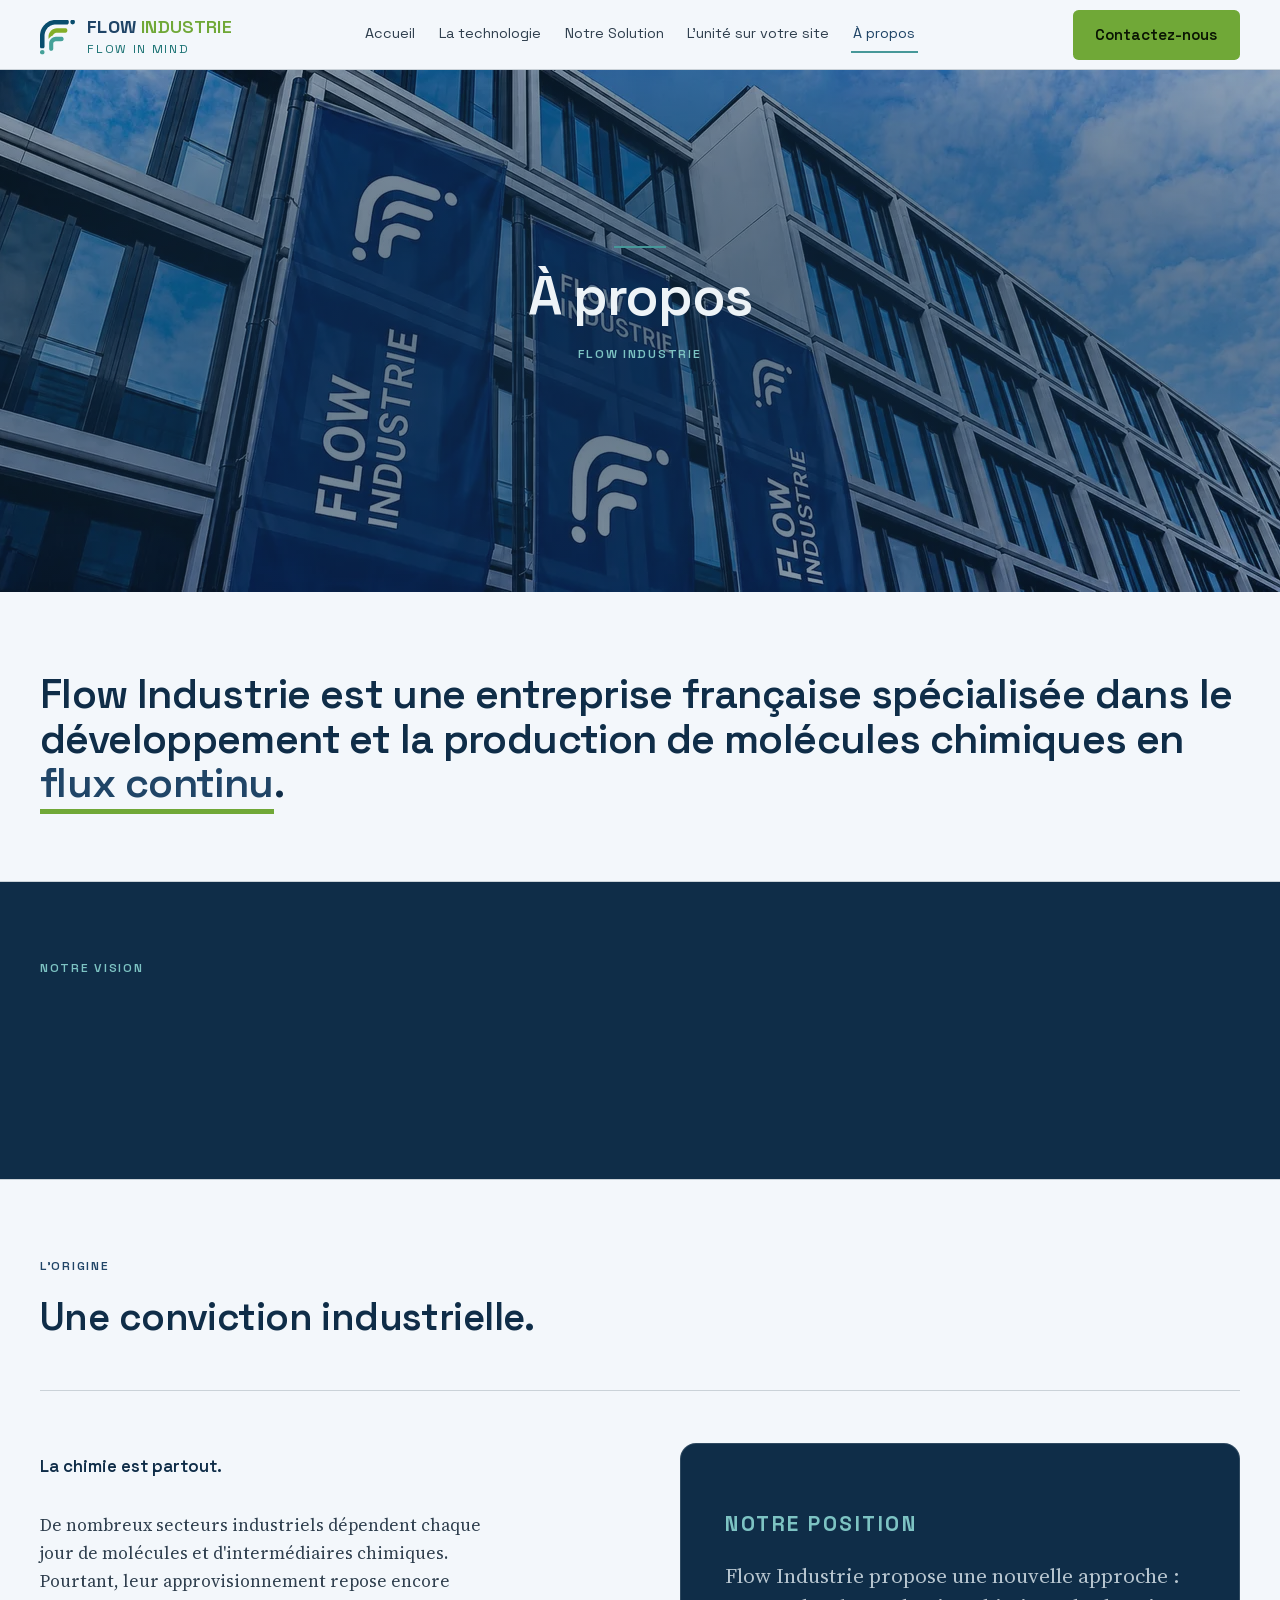
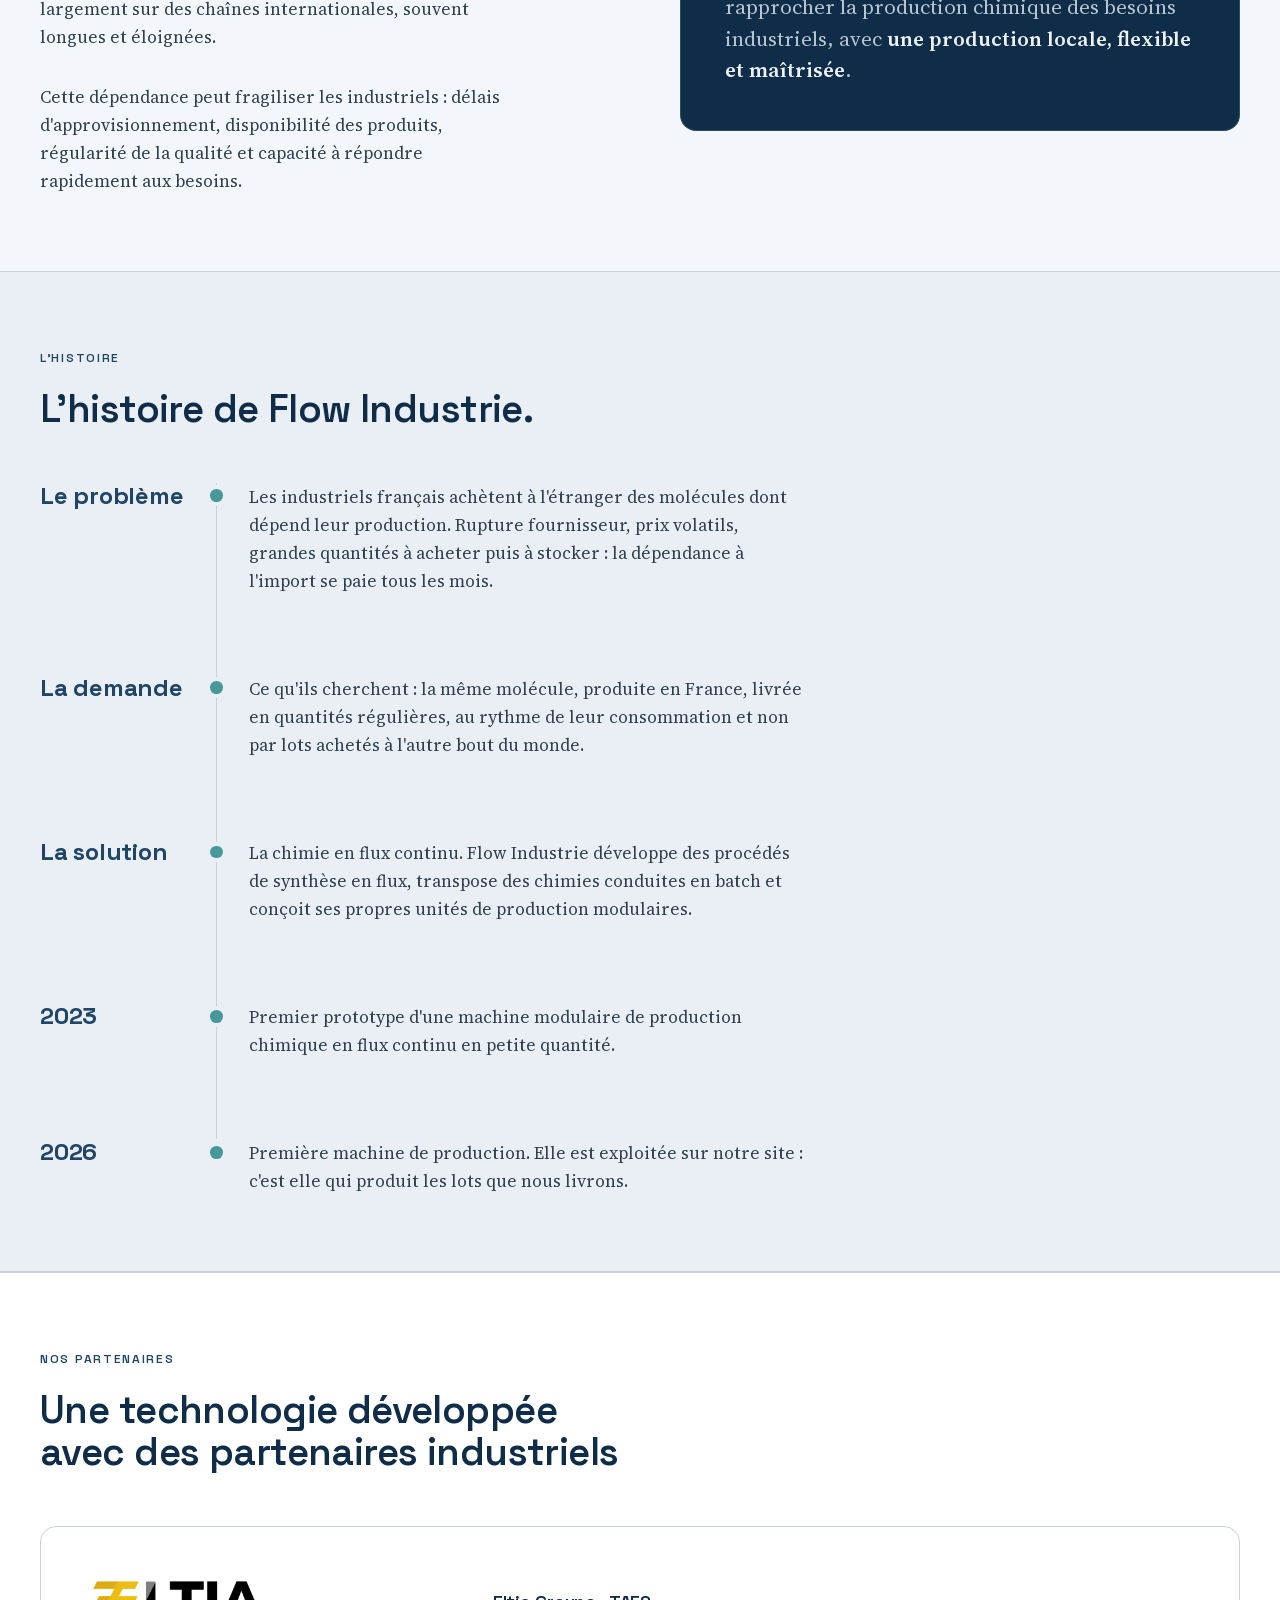
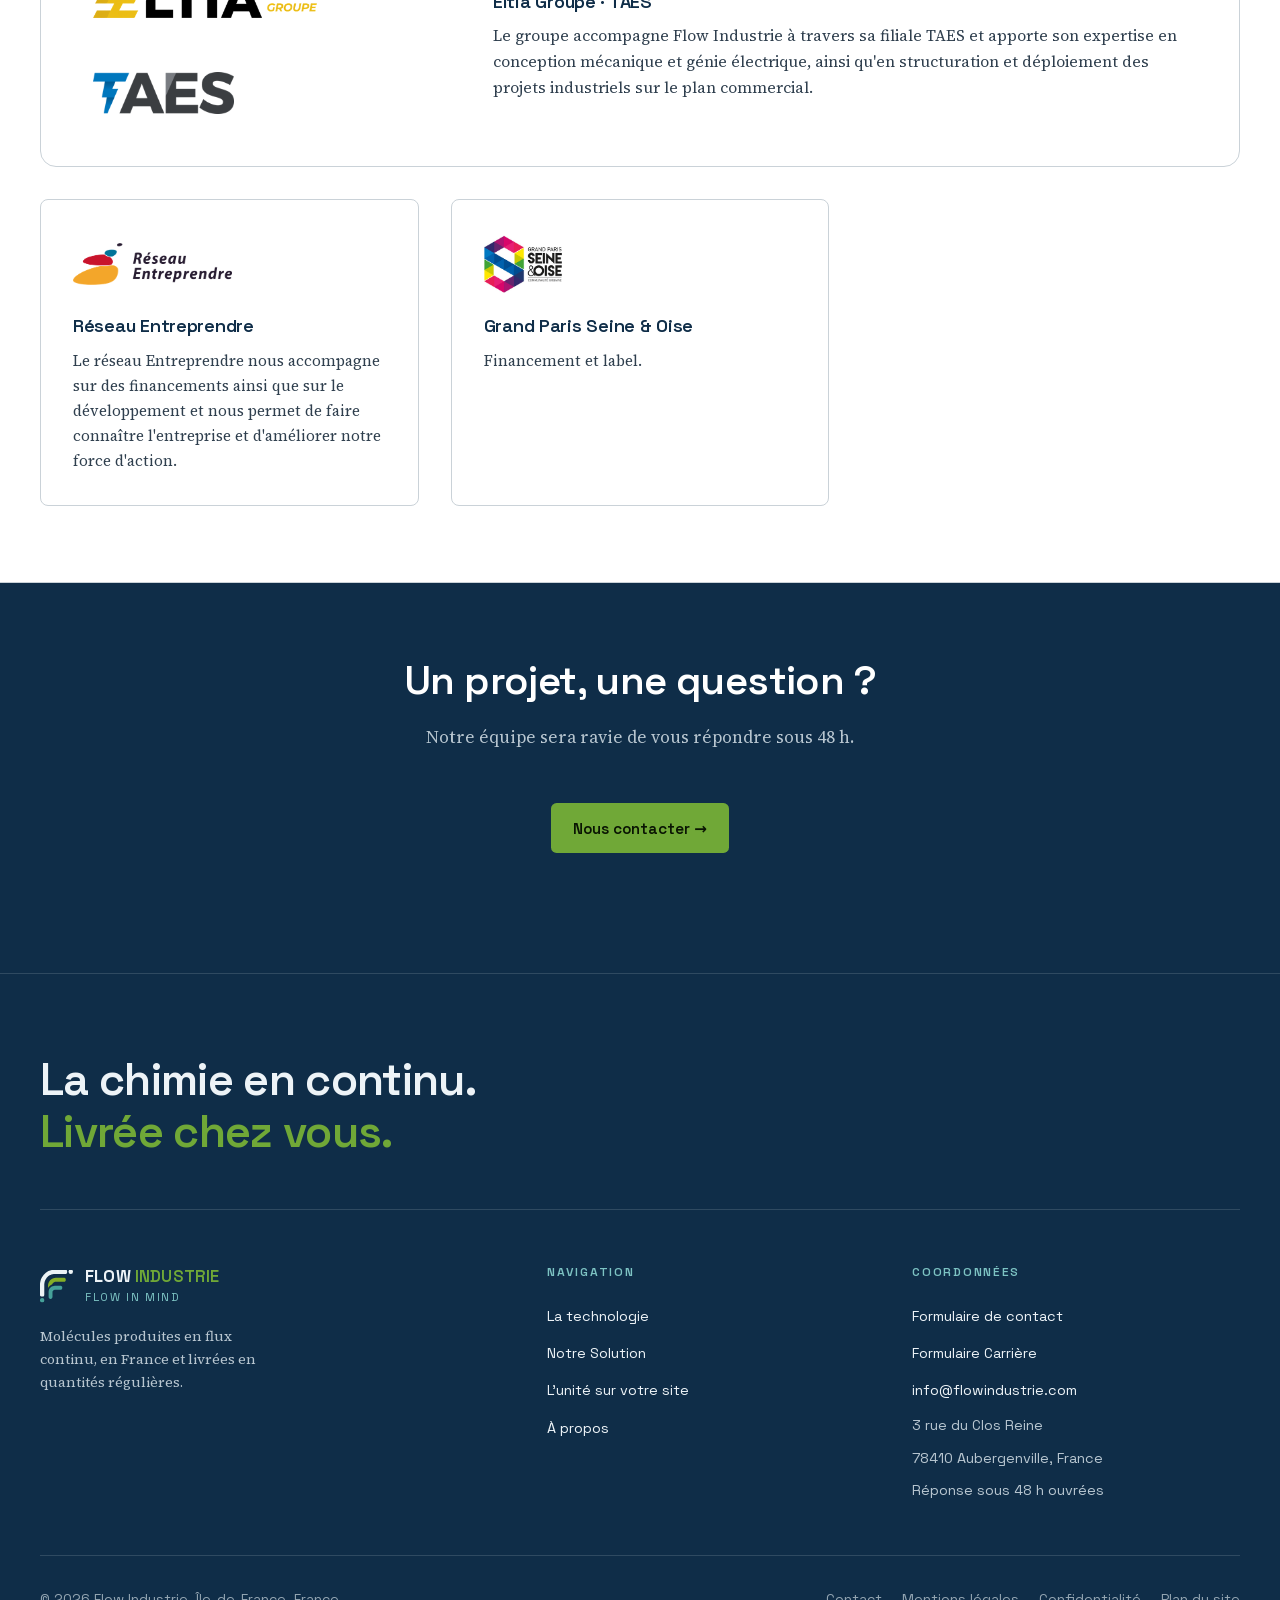
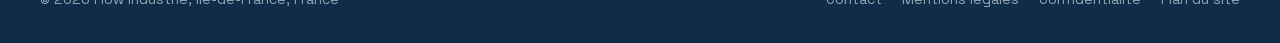
<file: a-propos/index.html>
<!DOCTYPE html><html lang="fr"> <head><meta name="robots" content="noindex, nofollow"><meta charset="utf-8"><meta name="viewport" content="width=device-width, initial-scale=1"><title>À propos | Flow Industrie : chimie en flux continu, en France</title><meta name="description" content="Flow Industrie produit vos molécules en flux continu sur son site d'Île-de-France et vous livre régulièrement. Une jeune société fondée par une chimiste."><link rel="canonical" href="https://www.flowindustrie.com/a-propos/"><link rel="icon" href="../favicon.svg" type="image/svg+xml"><link rel="sitemap" href="../sitemap-index.xml"><meta property="og:type" content="website"><meta property="og:locale" content="fr_FR"><meta property="og:site_name" content="Flow Industrie"><meta property="og:title" content="À propos | Flow Industrie : chimie en flux continu, en France"><meta property="og:description" content="Flow Industrie produit vos molécules en flux continu sur son site d'Île-de-France et vous livre régulièrement. Une jeune société fondée par une chimiste."><meta property="og:url" content="https://www.flowindustrie.com/a-propos/"><meta property="og:image" content="https://www.flowindustrie.com/images/og-unite-modulaire.jpg"><meta property="og:image:width" content="1200"><meta property="og:image:height" content="630"><meta property="og:image:alt" content="Vue de conception de l'unité modulaire de production chimique en flux continu Flow Industrie."><meta name="twitter:card" content="summary_large_image"><link rel="stylesheet" href="../_astro/polices.css"><script type="application/ld+json">{"@context":"https://schema.org","@type":"Organization","name":"Flow Industrie","slogan":"Flow in Mind","description":"Flow Industrie produit vos molécules chimiques en flux continu, en France et vous livre en quantités régulières : la même molécule, sans l'import.","url":"https://www.flowindustrie.com/","logo":"https://www.flowindustrie.com/images/logo-flow-industrie.png","email":"info@flowindustrie.com","address":{"@type":"PostalAddress","streetAddress":"3 rue du Clos Reine","postalCode":"78410","addressLocality":"Aubergenville","addressRegion":"Île-de-France","addressCountry":"FR"}}</script><script type="application/ld+json">{"@context":"https://schema.org","@type":"AboutPage","name":"À propos","description":"Flow Industrie produit vos molécules en flux continu sur son site d'Île-de-France et vous livre régulièrement. Une jeune société fondée par une chimiste.","about":{"@type":"Organization","name":"Flow Industrie","slogan":"Flow in Mind","founder":[{"@type":"Person","name":"Marion Morvan","jobTitle":"Fondatrice et dirigeante","worksFor":{"@type":"Organization","name":"Flow Industrie"}},{"@type":"Person","name":"Etienne Morvan","jobTitle":"Associé, industrialisation","worksFor":{"@type":"Organization","name":"Flow Industrie"}}],"address":{"@type":"PostalAddress","streetAddress":"3 rue du Clos Reine","postalCode":"78410","addressLocality":"Aubergenville","addressRegion":"Île-de-France","addressCountry":"FR"}}}</script><script>
      (function () {
        var racine = document.documentElement;
        if (window.matchMedia('(prefers-reduced-motion: reduce)').matches) return;
        racine.classList.add('js-mouvement');
        window.setTimeout(function () {
          if (racine.dataset.mouvement !== 'pret') racine.classList.remove('js-mouvement');
        }, 2500);
      })();
    </script><link rel="stylesheet" href="../_astro/a-propos.DqSEigQd.css">
<style>.cta-fin[data-astro-cid-ozoyvow7]{background:var(--color-petrol-deep);color:var(--color-on-dark)}.cta-fin[data-astro-cid-ozoyvow7].fond-petrol{background:var(--color-petrol)}.cta-fin[data-astro-cid-ozoyvow7] .wrap[data-astro-cid-ozoyvow7]{padding-block:var(--rythme-demi) var(--space-3xl);text-align:center}.cta-fin[data-astro-cid-ozoyvow7].suivie .wrap[data-astro-cid-ozoyvow7]{padding-bottom:var(--rythme-demi)}.cta-titre[data-astro-cid-ozoyvow7]{font-size:clamp(1.8rem,3.4vw,2.5rem);color:#fff;max-width:24ch;margin-inline:auto}.cta-texte[data-astro-cid-ozoyvow7]{margin-top:var(--space-md);color:var(--color-on-dark-2);max-width:52ch;margin-inline:auto}.cta-actions[data-astro-cid-ozoyvow7]{margin-top:var(--space-xl);display:flex;flex-wrap:wrap;align-items:center;justify-content:center;gap:var(--space-lg)}.cta-secondaire[data-astro-cid-ozoyvow7]{font-family:var(--font-display);font-weight:600;font-size:.95rem;color:var(--color-teal-clair);text-decoration-color:var(--color-accent)}
.surtitre-section[data-astro-cid-xhkvyzga]{font-family:var(--font-display);font-size:.76rem;font-weight:600;letter-spacing:.14em;text-transform:uppercase;color:var(--color-petrol);margin-bottom:var(--space-md)}.vision[data-astro-cid-xhkvyzga]{background:var(--color-petrol-deep);border-block:var(--rule)}.vision[data-astro-cid-xhkvyzga] .wrap[data-astro-cid-xhkvyzga]{padding-block:var(--rythme-demi)}.vision[data-astro-cid-xhkvyzga].part-empruntee{margin-top:2.75rem}.vision[data-astro-cid-xhkvyzga] .surtitre-section[data-astro-cid-xhkvyzga]{color:var(--color-teal-clair)}.phrase[data-astro-cid-xhkvyzga]{font-family:var(--font-display);font-weight:600;font-size:clamp(1.75rem,3.6vw,3.05rem);line-height:1.14;letter-spacing:-.02em;color:var(--color-on-dark)}.vision[data-astro-cid-xhkvyzga][data-pilotage] .mot[data-astro-cid-xhkvyzga]{opacity:0;transition:opacity .45s var(--ease-out)}.vision[data-astro-cid-xhkvyzga][data-pilotage] .mot[data-astro-cid-xhkvyzga].allume{opacity:1}
</style>
<link rel="stylesheet" href="../_astro/a-propos.CRJqdTg-.css"><link rel="stylesheet" href="../_astro/mobile-partage.css"></head> <body> <a class="saut-contenu" href="#contenu">Aller au contenu principal</a> <header class="entete" data-astro-cid-dmqpwcec>  <!-- Niveau 2 : barre principale --> <div class="wrap barre" data-astro-cid-dmqpwcec> <a class="marque" href="../index.html" data-astro-cid-dmqpwcec>  <img class="marque-signe" src="../logo-flow-industrie.svg" alt="" width="972" height="959" data-astro-cid-dmqpwcec> <span class="marque-texte" data-astro-cid-dmqpwcec> <span class="marque-nom" data-astro-cid-dmqpwcec><b data-astro-cid-dmqpwcec>FLOW</b> <span data-astro-cid-dmqpwcec>INDUSTRIE</span></span> <span class="marque-baseline" data-astro-cid-dmqpwcec>Flow in Mind</span> </span> </a> <nav class="liens" id="menu-principal" aria-label="Navigation principale" data-astro-cid-dmqpwcec> <a href="../index.html" data-astro-cid-dmqpwcec> Accueil </a><a href="../technologie/index.html" data-astro-cid-dmqpwcec> La technologie </a><a href="../applications/index.html" data-astro-cid-dmqpwcec> Notre Solution </a><a href="../unite-sur-votre-site/index.html" data-astro-cid-dmqpwcec> L&#39;unité sur votre site </a><a href="../a-propos/index.html" aria-current="page" data-astro-cid-dmqpwcec> À propos </a> <a class="btn btn-accent cta-menu" href="../contact/index.html" data-astro-cid-dmqpwcec>Contactez-nous</a> </nav> <div class="actions-entete" data-astro-cid-dmqpwcec><a class="btn btn-accent cta-entete" href="../contact/index.html" data-astro-cid-dmqpwcec>Contactez-nous</a><button type="button" class="bouton-menu" id="bouton-menu" aria-controls="menu-principal" aria-expanded="false" data-astro-cid-dmqpwcec><span class="barres-menu" aria-hidden="true" data-astro-cid-dmqpwcec><span data-astro-cid-dmqpwcec></span><span data-astro-cid-dmqpwcec></span><span data-astro-cid-dmqpwcec></span></span>Menu</button></div> </div> </header>  <script type="module">const t=document.querySelector(".entete");if(t){let s=null;const l=()=>{const e=window.scrollY>8;e!==s&&(s=e,e?t.dataset.defile="":delete t.dataset.defile)};window.addEventListener("scroll",l,{passive:!0}),l()}</script> <main id="contenu"> <section class="hero" data-astro-cid-xp7oeim3> <div class="banniere" data-astro-cid-xp7oeim3>  <img src="../_astro/batiment-flow-industrie.DWLSTClr_1PjTWx.webp" srcset="../_astro/batiment-flow-industrie.DWLSTClr_WHNaj.webp 900w, ../_astro/batiment-flow-industrie.DWLSTClr_Z26BWIB.webp 1100w, ../_astro/batiment-flow-industrie.DWLSTClr_Z2m9XlS.webp 1440w, ../_astro/batiment-flow-industrie.DWLSTClr_1PjTWx.webp 2083w" alt="Oriflammes aux couleurs de Flow Industrie déployées sur la façade vitrée d'un bâtiment industriel." sizes="(max-width: 1100px) 1100px, 100vw" loading="eager" fetchpriority="high" data-astro-cid-xp7oeim3="true" decoding="async" width="2083" height="755" class="banniere-image">  <div class="wrap banniere-texte" data-astro-cid-xp7oeim3> <span class="banniere-filet" data-anim="trace" data-astro-cid-xp7oeim3></span> <p class="banniere-titre" data-anim="monte" data-retard="1" data-astro-cid-xp7oeim3>À propos</p> <p class="banniere-sous-titre" data-anim="monte" data-retard="2" data-astro-cid-xp7oeim3>Flow Industrie</p> </div> </div> <div class="wrap hero-grille" data-astro-cid-xp7oeim3> <div class="hero-texte" data-anim-groupe="monte" data-astro-cid-xp7oeim3>    <h1 data-astro-cid-xp7oeim3>
Flow Industrie est une entreprise française spécialisée dans le développement et la production de molécules chimiques en
 <em data-anim="souligne" data-retard="3" data-astro-cid-xp7oeim3>flux continu</em>.
 </h1>  </div> </div> </section> <section class="vision" data-vision aria-labelledby="titre-vision" data-astro-cid-xhkvyzga> <div class="wrap" data-astro-cid-xhkvyzga> <p class="surtitre-section" data-astro-cid-xhkvyzga>Notre vision</p>  <p class="phrase" id="titre-vision" data-astro-cid-xhkvyzga> <span class="mot" data-astro-cid-xhkvyzga>Rendre</span>  <span class="mot" data-astro-cid-xhkvyzga>à</span>  <span class="mot" data-astro-cid-xhkvyzga>l&#39;industrie</span>  <span class="mot" data-astro-cid-xhkvyzga>française</span>  <span class="mot" data-astro-cid-xhkvyzga>la</span>  <span class="mot" data-astro-cid-xhkvyzga>maîtrise</span>  <span class="mot" data-astro-cid-xhkvyzga>de</span>  <span class="mot" data-astro-cid-xhkvyzga>sa</span>  <span class="mot" data-astro-cid-xhkvyzga>chimie,</span>  <span class="mot" data-astro-cid-xhkvyzga>pour</span>  <span class="mot" data-astro-cid-xhkvyzga>un</span>  <span class="mot" data-astro-cid-xhkvyzga>modèle</span>  <span class="mot" data-astro-cid-xhkvyzga>plus</span>  <span class="mot" data-astro-cid-xhkvyzga>agile,</span>  <span class="mot" data-astro-cid-xhkvyzga>local</span>  <span class="mot" data-astro-cid-xhkvyzga>et</span>  <span class="mot" data-astro-cid-xhkvyzga>maîtrisé.</span>  </p> </div> </section>  <script type="module">const m=Array.from(document.querySelectorAll("[data-vision]"));if(m.length&&!window.matchMedia("(prefers-reduced-motion: reduce)").matches)for(const e of m){const a=e.querySelector(".phrase"),t=Array.from(e.querySelectorAll(".mot"));if(!a||!t.length)continue;e.dataset.pilotage="";let i=null,o=!0,c=-1;const u=()=>{i=null;const n=a.getBoundingClientRect(),d=window.innerHeight,h=d*.4+n.height;if(!h)return;const f=Math.min(1,Math.max(0,(d*.85-n.top)/h)),l=Math.round(f*t.length);if(l!==c){c=l;for(let r=0;r<t.length;r++)t[r].classList.toggle("allume",r<l)}},s=()=>{i!==null||!o||(i=requestAnimationFrame(u))};"IntersectionObserver"in window&&new IntersectionObserver(([n])=>{o=n.isIntersecting,o&&s()},{rootMargin:"200px 0px"}).observe(e),window.addEventListener("scroll",s,{passive:!0}),window.addEventListener("resize",s,{passive:!0}),u()}</script> <section class="origine" aria-labelledby="titre-origine" data-astro-cid-xp7oeim3> <div class="wrap" data-astro-cid-xp7oeim3> <div class="origine-tete" data-anim-groupe="monte" data-astro-cid-xp7oeim3> <p class="surtitre-section" data-astro-cid-xp7oeim3>L'origine</p>  <h2 class="titre-section" id="titre-origine" data-astro-cid-xp7oeim3>Une conviction industrielle.</h2> </div> <div class="origine-corps" data-astro-cid-xp7oeim3> <div class="origine-modele" data-astro-cid-xp7oeim3> <p class="origine-intro origine-cadence" data-anim="monte" data-astro-cid-xp7oeim3>La chimie est partout.</p> <p class="origine-suite" data-anim="monte" data-astro-cid-xp7oeim3>De nombreux secteurs industriels dépendent chaque jour de molécules et d'intermédiaires chimiques. Pourtant, leur approvisionnement repose encore largement sur des chaînes internationales, souvent longues et éloignées.</p> <p class="origine-suite" data-anim="monte" data-astro-cid-xp7oeim3>Cette dépendance peut fragiliser les industriels&nbsp;: délais d'approvisionnement, disponibilité des produits, régularité de la qualité et capacité à répondre rapidement aux besoins.</p> </div>  <div class="position" data-anim="carte" data-astro-cid-xp7oeim3> <p class="libelle-colonne" data-astro-cid-xp7oeim3>Notre position</p>  <p data-astro-cid-xp7oeim3>
Flow Industrie propose une nouvelle approche&nbsp;: rapprocher la production chimique
            des besoins industriels, avec
<strong data-astro-cid-xp7oeim3> une production locale, flexible et maîtrisée</strong>.
</p> </div> </div> </div> </section>   <section class="histoire" aria-labelledby="titre-histoire" data-astro-cid-xp7oeim3> <div class="wrap" data-astro-cid-xp7oeim3> <div class="entete-simple" data-anim-groupe="monte" data-astro-cid-xp7oeim3> <p class="surtitre-section" data-astro-cid-xp7oeim3>L'histoire</p> <h2 class="titre-section" id="titre-histoire" data-astro-cid-xp7oeim3>L'histoire de Flow Industrie.</h2> </div> <ol class="chrono" data-astro-cid-xp7oeim3> <li class="jalon" data-anim="monte" data-astro-cid-xp7oeim3> <p class="annee" data-astro-cid-xp7oeim3>  Le problème </p> <div class="jalon-corps" data-astro-cid-xp7oeim3> <p data-astro-cid-xp7oeim3>Les industriels français achètent à l&#39;étranger des molécules dont dépend leur production. Rupture fournisseur, prix volatils, grandes quantités à acheter puis à stocker : la dépendance à l&#39;import se paie tous les mois.</p> </div> </li><li class="jalon" data-anim="monte" data-astro-cid-xp7oeim3> <p class="annee" data-astro-cid-xp7oeim3>  La demande </p> <div class="jalon-corps" data-astro-cid-xp7oeim3> <p data-astro-cid-xp7oeim3>Ce qu&#39;ils cherchent : la même molécule, produite en France, livrée en quantités régulières, au rythme de leur consommation et non par lots achetés à l&#39;autre bout du monde.</p> </div> </li><li class="jalon" data-anim="monte" data-astro-cid-xp7oeim3> <p class="annee" data-astro-cid-xp7oeim3>  La solution </p> <div class="jalon-corps" data-astro-cid-xp7oeim3> <p data-astro-cid-xp7oeim3>La chimie en flux continu. Flow Industrie développe des procédés de synthèse en flux, transpose des chimies conduites en batch et conçoit ses propres unités de production modulaires.</p> </div> </li><li class="jalon" data-anim="monte" data-astro-cid-xp7oeim3> <p class="annee" data-astro-cid-xp7oeim3>  2023 </p> <div class="jalon-corps" data-astro-cid-xp7oeim3> <p data-astro-cid-xp7oeim3>Premier prototype d&#39;une machine modulaire de production chimique en flux continu en petite quantité.</p> </div> </li><li class="jalon" data-anim="monte" data-astro-cid-xp7oeim3> <p class="annee" data-astro-cid-xp7oeim3>  2026 </p> <div class="jalon-corps" data-astro-cid-xp7oeim3> <p data-astro-cid-xp7oeim3>Première machine de production. Elle est exploitée sur notre site : c&#39;est elle qui produit les lots que nous livrons.</p> </div> </li>  </ol> </div> </section>   <section class="partenaires" aria-labelledby="titre-partenaires" data-astro-cid-xp7oeim3> <div class="wrap" data-astro-cid-xp7oeim3> <div class="entete-simple" data-anim-groupe="monte" data-astro-cid-xp7oeim3> <p class="surtitre-section" data-astro-cid-xp7oeim3>Nos partenaires</p> <h2 class="titre-section" id="titre-partenaires" data-astro-cid-xp7oeim3>
Une technologie développée avec des partenaires industriels
</h2>  </div> <div class="partenaires-rouleau" data-partenaires><ul class="soutiens" data-anim-groupe="carte" data-astro-cid-xp7oeim3 data-grille-partenaires><li class="soutien-majeur" data-astro-cid-xp7oeim3><article class="partenaire-majeur" data-astro-cid-xp7oeim3> <div class="partenaire-logos" data-astro-cid-xp7oeim3> <img src="../images/partenaires/eltia.png" alt="Eltia Groupe" style="--echelle:1" loading="lazy" decoding="async" data-astro-cid-xp7oeim3><img src="../images/partenaires/taes.png" alt="TAES" style="--echelle:1" loading="lazy" decoding="async" data-astro-cid-xp7oeim3> </div> <div class="partenaire-texte" data-astro-cid-xp7oeim3> <h3 data-astro-cid-xp7oeim3>Eltia Groupe · TAES</h3> <p data-astro-cid-xp7oeim3>
Le groupe accompagne Flow Industrie à travers sa filiale TAES et apporte son expertise
            en conception mécanique et génie électrique, ainsi qu'en structuration et déploiement
            des projets industriels sur le plan commercial.
</p> </div> </article></li> <li class="soutien" data-astro-cid-xp7oeim3> <div class="partenaire-logos" data-astro-cid-xp7oeim3> <img src="../images/partenaires/reseau-entreprendre.png" alt="Réseau Entreprendre" style="--echelle:1" loading="lazy" decoding="async" data-astro-cid-xp7oeim3> </div> <h3 data-astro-cid-xp7oeim3>Réseau Entreprendre</h3> <p data-astro-cid-xp7oeim3>Le réseau Entreprendre nous accompagne sur des financements ainsi que sur le développement et nous permet de faire connaître l&#39;entreprise et d&#39;améliorer notre force d&#39;action.</p> </li><li class="soutien" data-astro-cid-xp7oeim3> <div class="partenaire-logos" data-astro-cid-xp7oeim3> <img src="../images/partenaires/grand-paris-seine-oise.png" alt="Grand Paris Seine &#38; Oise" style="--echelle:1.4" loading="lazy" decoding="async" data-astro-cid-xp7oeim3> </div> <h3 data-astro-cid-xp7oeim3>Grand Paris Seine &amp; Oise</h3> <p data-astro-cid-xp7oeim3>Financement et label.</p> </li> </ul><div class="partenaires-commandes"><button type="button" class="rouleau-fleche" data-partenaires-prec aria-label="Partenaire précédent"><svg viewBox="0 0 24 24" width="18" height="18" fill="none" stroke="currentColor" stroke-width="2" stroke-linecap="round" stroke-linejoin="round" aria-hidden="true"><path d="M15 5 8 12l7 7"/></svg></button><p class="rouleau-rang" aria-live="polite"><span data-partenaires-rang>1</span>&#8201;/&#8201;<span data-partenaires-total>3</span></p><button type="button" class="rouleau-fleche" data-partenaires-suiv aria-label="Partenaire suivant"><svg viewBox="0 0 24 24" width="18" height="18" fill="none" stroke="currentColor" stroke-width="2" stroke-linecap="round" stroke-linejoin="round" aria-hidden="true"><path d="m9 5 7 7-7 7"/></svg></button></div></div> </div> </section> <section class="cta-fin" aria-labelledby="titre-cta" data-astro-cid-ozoyvow7> <div class="wrap" data-anim-groupe="monte" data-astro-cid-ozoyvow7> <h2 class="cta-titre" id="titre-cta" data-astro-cid-ozoyvow7>Un projet, une question ?</h2> <p class="cta-texte" data-astro-cid-ozoyvow7>Notre équipe sera ravie de vous répondre sous 48 h.</p> <div class="cta-actions" data-astro-cid-ozoyvow7> <a class="btn btn-accent" href="../contact/index.html" data-astro-cid-ozoyvow7>Nous contacter&nbsp;→</a> </div> </div> </section>   </main> <footer class="pied" data-astro-cid-yrghxkbj>  <div class="wrap" data-anim-groupe="monte" data-astro-cid-yrghxkbj>  <p class="declaration" data-astro-cid-yrghxkbj> <span data-astro-cid-yrghxkbj>La chimie en continu.</span> <span class="chez-vous" data-astro-cid-yrghxkbj>Livrée chez vous.</span> </p> <div class="colonnes" data-astro-cid-yrghxkbj> <div class="bloc-marque" data-astro-cid-yrghxkbj> <a class="marque" href="../index.html" data-astro-cid-yrghxkbj>  <img class="marque-signe" src="../logo-flow-industrie-fond-sombre.svg" alt="" width="972" height="959" data-astro-cid-yrghxkbj> <span class="marque-texte" data-astro-cid-yrghxkbj> <span class="marque-nom" data-astro-cid-yrghxkbj><b data-astro-cid-yrghxkbj>FLOW</b> <span data-astro-cid-yrghxkbj>INDUSTRIE</span></span> <span class="marque-baseline" data-astro-cid-yrghxkbj>Flow in Mind</span> </span> </a>  <p class="description" data-astro-cid-yrghxkbj>
Molécules produites en flux continu, en France et livrées en quantités
          régulières.
</p> </div> <nav class="colonne" aria-labelledby="pied-navigation" data-astro-cid-yrghxkbj> <p class="colonne-titre" id="pied-navigation" data-astro-cid-yrghxkbj>Navigation</p> <ul data-astro-cid-yrghxkbj> <li data-astro-cid-yrghxkbj> <a href="../technologie/index.html" data-astro-cid-yrghxkbj>La technologie</a> </li><li data-astro-cid-yrghxkbj> <a href="../applications/index.html" data-astro-cid-yrghxkbj>Notre Solution</a> </li><li data-astro-cid-yrghxkbj> <a href="../unite-sur-votre-site/index.html" data-astro-cid-yrghxkbj>L&#39;unité sur votre site</a> </li><li data-astro-cid-yrghxkbj> <a href="../a-propos/index.html" data-astro-cid-yrghxkbj>À propos</a> </li></ul> </nav> <div class="colonne" data-astro-cid-yrghxkbj> <p class="colonne-titre" id="pied-coordonnees" data-astro-cid-yrghxkbj>Coordonnées</p>  <address aria-labelledby="pied-coordonnees" data-astro-cid-yrghxkbj> <ul data-astro-cid-yrghxkbj>  <li data-astro-cid-yrghxkbj><a href="../contact/index.html" data-astro-cid-yrghxkbj>Formulaire de contact</a></li>  <li data-astro-cid-yrghxkbj><a href="../carriere/index.html" data-astro-cid-yrghxkbj>Formulaire Carrière</a></li> <li data-astro-cid-yrghxkbj><a href="mailto:info@flowindustrie.com" data-astro-cid-yrghxkbj>info@flowindustrie.com</a></li> <li data-astro-cid-yrghxkbj>3 rue du Clos Reine</li> <li data-astro-cid-yrghxkbj>78410 Aubergenville, France</li> <li data-astro-cid-yrghxkbj>Réponse sous 48 h ouvrées</li> </ul> </address> </div> </div> <div class="rangee" data-astro-cid-yrghxkbj>  <span data-astro-cid-yrghxkbj>© 2026 Flow Industrie, Île-de-France, France</span> <nav aria-label="Liens de bas de page" data-astro-cid-yrghxkbj> <a href="../contact/index.html" data-astro-cid-yrghxkbj>Contact</a> <a href="../mentions-legales/index.html" data-astro-cid-yrghxkbj>Mentions légales</a> <a href="../confidentialite/index.html" data-astro-cid-yrghxkbj>Confidentialité</a> <a href="../plan-du-site/index.html" data-astro-cid-yrghxkbj>Plan du site</a> </nav> </div> </div> </footer>  <script type="module">const s=document.documentElement;if(s.classList.contains("js-mouvement")){const o=Array.from(document.querySelectorAll("[data-anim], [data-anim-groupe]"));if(!("IntersectionObserver"in window))o.forEach(e=>e.classList.add("vu"));else{const e=new IntersectionObserver(t=>{for(const n of t)n.isIntersecting&&(n.target.classList.add("vu"),e.unobserve(n.target))},{rootMargin:"0px 0px -10% 0px"});document.body.offsetHeight,o.forEach(t=>e.observe(t))}s.dataset.mouvement="pret"}</script> <dialog class="panneau-contact" id="panneau-contact" aria-labelledby="panneau-titre"><div class="panneau-tete"><div><h2 id="panneau-titre" class="titre">Une question, un projet&nbsp;?</h2></div><button type="button" class="panneau-croix" aria-label="Fermer le formulaire"><svg viewBox="0 0 24 24" width="20" height="20" fill="none" stroke="currentColor" stroke-width="1.7" stroke-linecap="round" aria-hidden="true"><path d="m6 6 12 12M18 6 6 18"/></svg></button></div><div class="panneau-corps"><form class="formulaire carte" id="pan-formulaire-contact" data-anim="carte" action="/envoi/contact.php" method="POST" data-astro-cid-qtd5vjyj> <!-- Piège à robots : un humain ne remplit jamais ce champ. --> <input type="checkbox" name="botcheck" class="piege" tabindex="-1" autocomplete="off" data-astro-cid-qtd5vjyj> <!-- Traçage de la source du lead, rempli par le script en bas de composant. --> <input type="hidden" name="page_origine" id="pan-page_origine" data-astro-cid-qtd5vjyj> <input type="hidden" name="referent" id="pan-referent" data-astro-cid-qtd5vjyj> <input type="hidden" name="utm_source" id="pan-utm_source" data-astro-cid-qtd5vjyj> <input type="hidden" name="utm_medium" id="pan-utm_medium" data-astro-cid-qtd5vjyj> <input type="hidden" name="utm_campaign" id="pan-utm_campaign" data-astro-cid-qtd5vjyj> <ul class="formulaire-appui"><li><svg class="glyphe" viewBox="0 0 24 24" width="15" height="15" fill="none" stroke="currentColor" stroke-width="2" stroke-linecap="round" stroke-linejoin="round" aria-hidden="true"><path d="m4 12.5 5 5L20 6.5"/></svg><span>Réponse sous 48 h ouvrées en toute confidentialité</span></li></ul> <div class="duo" data-astro-cid-qtd5vjyj> <label data-astro-cid-qtd5vjyj>
Nom et prénom
<input type="text" name="nom" autocomplete="name" required data-astro-cid-qtd5vjyj> </label> <label data-astro-cid-qtd5vjyj>
Société
<input type="text" name="societe" autocomplete="organization" required data-astro-cid-qtd5vjyj> </label> </div> <div class="duo" data-astro-cid-qtd5vjyj> <label data-astro-cid-qtd5vjyj>
Email professionnel
<input type="email" name="email" autocomplete="email" required data-astro-cid-qtd5vjyj> </label> <label data-astro-cid-qtd5vjyj>
Téléphone
<input type="tel" name="telephone" autocomplete="tel" required data-astro-cid-qtd5vjyj> </label> </div> <label data-astro-cid-qtd5vjyj>
Sujet
<input type="text" name="sujet" required placeholder="En quelques mots, l'objet de votre demande" data-astro-cid-qtd5vjyj> </label> <label data-astro-cid-qtd5vjyj>
Message
<textarea name="message" rows="4" required placeholder="Décrivez-nous votre question / projet…" data-astro-cid-qtd5vjyj></textarea> </label> <label class="consentement" data-astro-cid-qtd5vjyj> <input type="checkbox" name="consentement" required data-astro-cid-qtd5vjyj> <span data-astro-cid-qtd5vjyj>
J'accepte que Flow Industrie utilise ces informations pour répondre à ma demande. Voir la
<a class="lien-texte" href="../confidentialite/index.html" data-astro-cid-qtd5vjyj>politique de confidentialité</a>.
</span> </label> <p class="erreur" id="pan-erreur-envoi" role="alert" hidden data-astro-cid-qtd5vjyj>
L'envoi n'a pas abouti. Réessayez dans un instant, ou écrivez-nous directement à
<a href="mailto:info@flowindustrie.com" data-astro-cid-qtd5vjyj>info@flowindustrie.com</a>.
</p> <button class="btn btn-accent" type="submit" data-astro-cid-qtd5vjyj>Envoyer ma demande</button> <p class="note" data-astro-cid-qtd5vjyj>Réponse sous 48 h ouvrées. Vos informations ne sont ni revendues ni transmises à des tiers.</p> </form><div class="remerciement carte" id="pan-remerciement" tabindex="-1" hidden data-astro-cid-qtd5vjyj> <p class="marque" aria-hidden="true" data-astro-cid-qtd5vjyj>✓</p> <h3 data-astro-cid-qtd5vjyj>Merci, votre demande nous est parvenue.</h3> <p data-astro-cid-qtd5vjyj>
Elle arrive directement dans la boîte de l'équipe. Un ingénieur procédés la lit et vous
    répond sous 48 h ouvrées, le temps de regarder sérieusement ce que vous nous
    décrivez.
</p> <p data-astro-cid-qtd5vjyj>
Un oubli, un document à joindre ? Écrivez-nous à
<a class="lien-texte" href="mailto:info@flowindustrie.com" data-astro-cid-qtd5vjyj>info@flowindustrie.com</a>.
</p> <p class="note" data-astro-cid-qtd5vjyj>
En attendant, <a class="lien-texte" href="../technologie/index.html" data-astro-cid-qtd5vjyj>la technologie</a> et
<a class="lien-texte" href="../index.html#notre-solution" data-astro-cid-qtd5vjyj>notre solution</a> répondent déjà à une bonne partie
    des questions.
</p> </div></div></dialog><div class="barre-mobile"><a class="btn btn-accent" href="../contact/index.html">Contactez-nous</a></div><script src="../_astro/panneau-contact.js" defer></script><script src="../_astro/entete-mobile.js" defer></script><script src="../_astro/mobile.js" defer></script></body> </html>
</file>
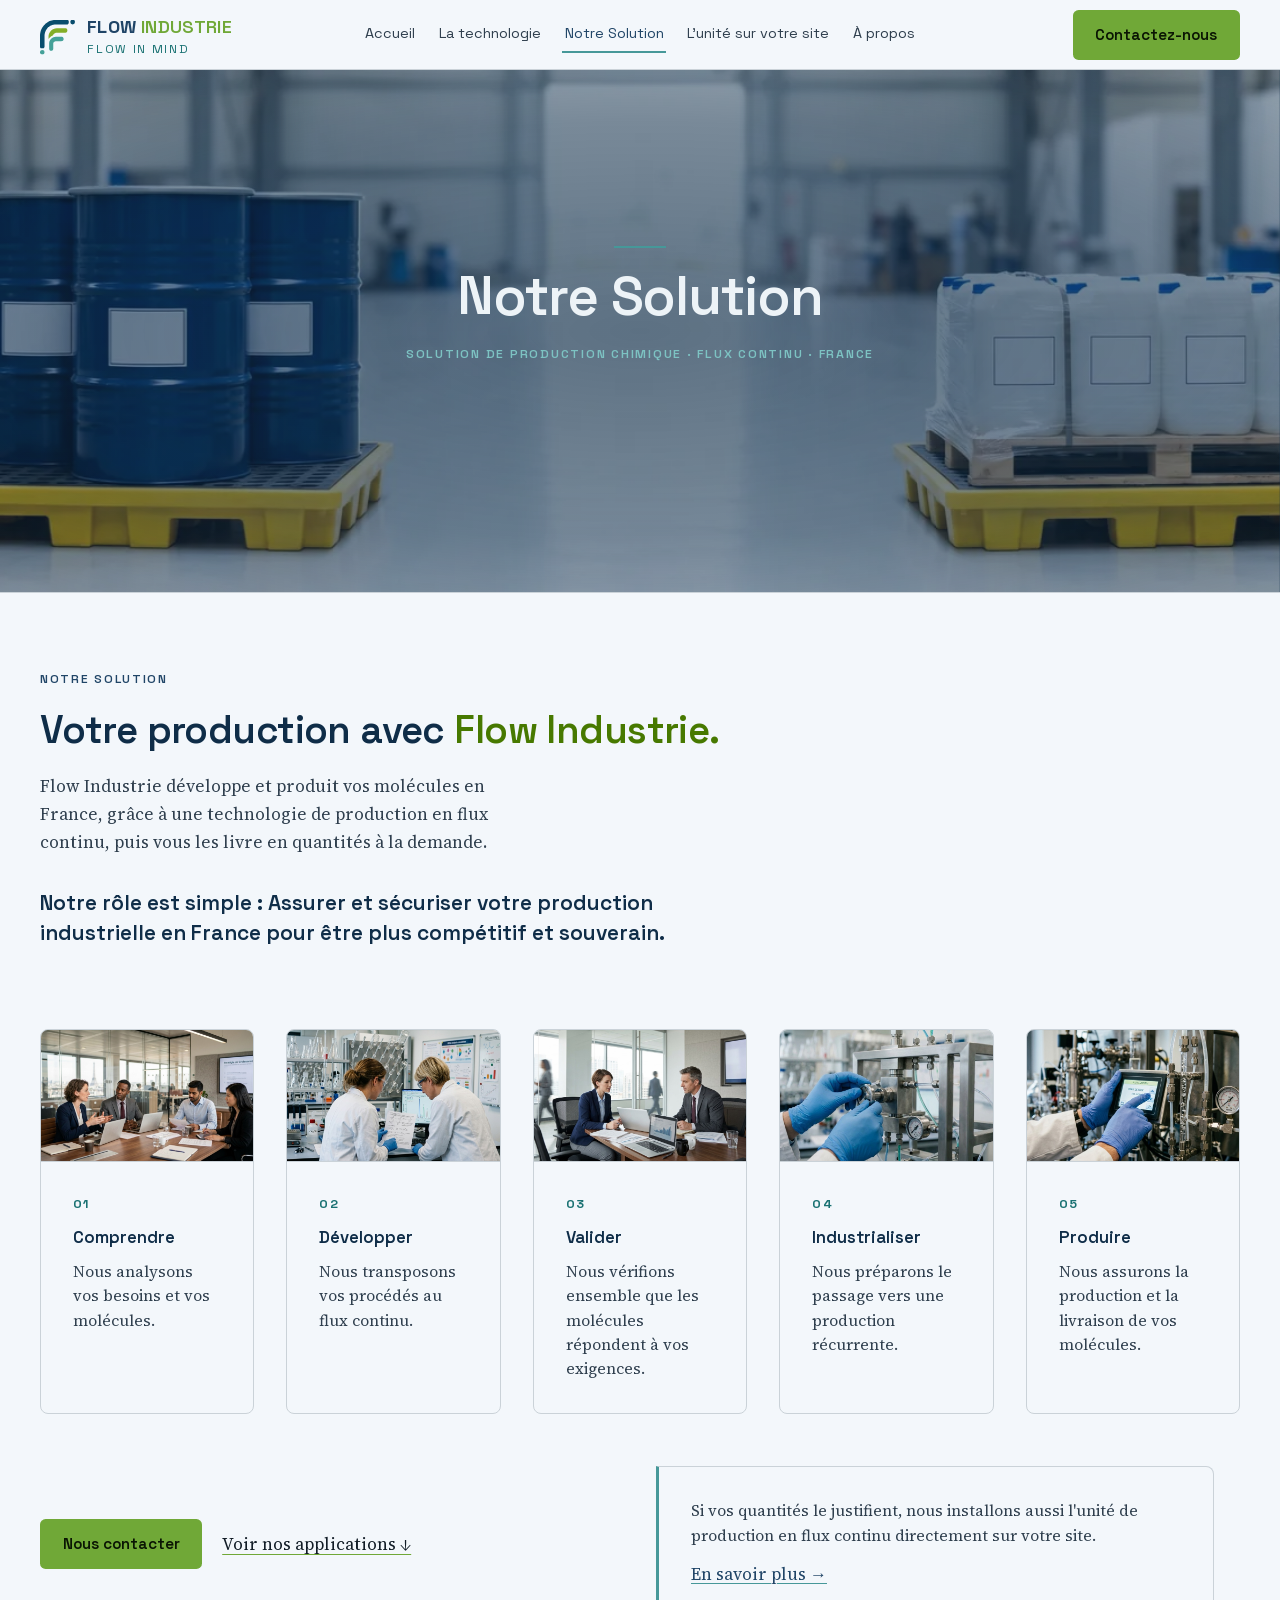
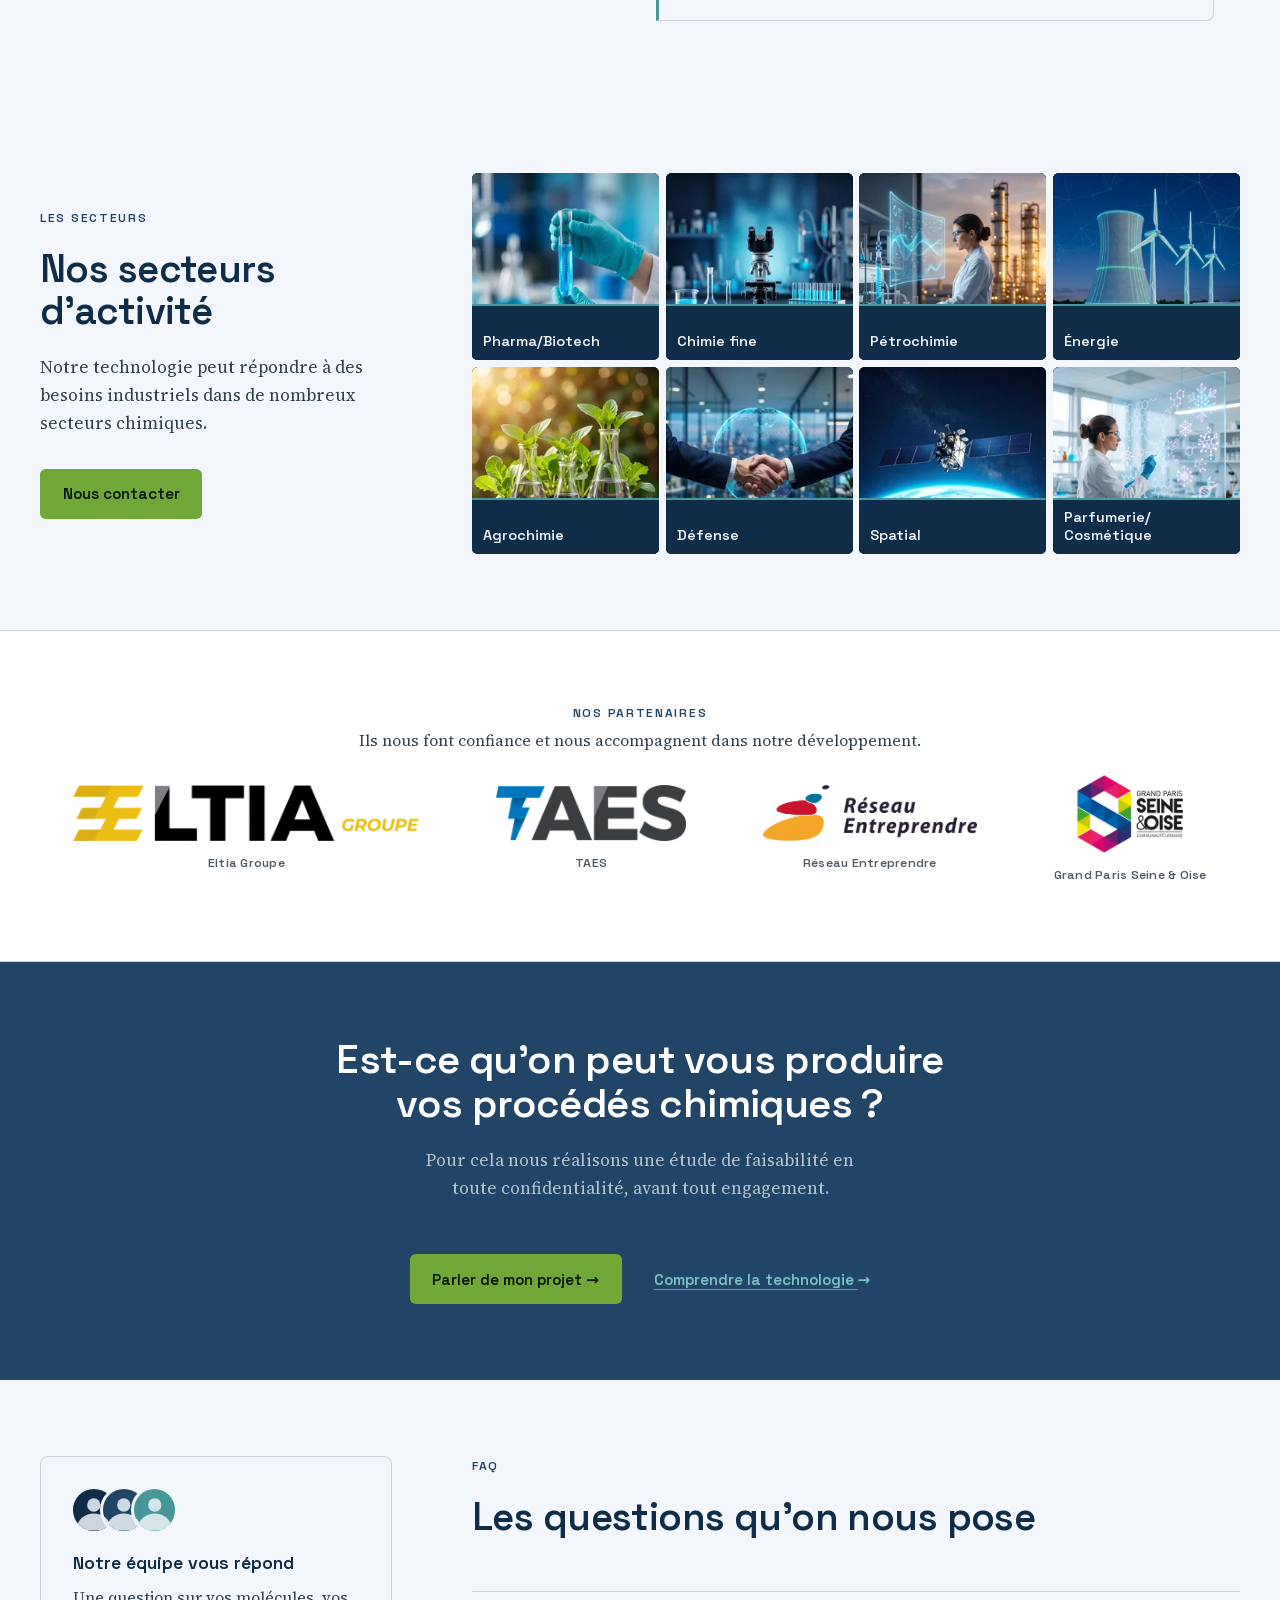
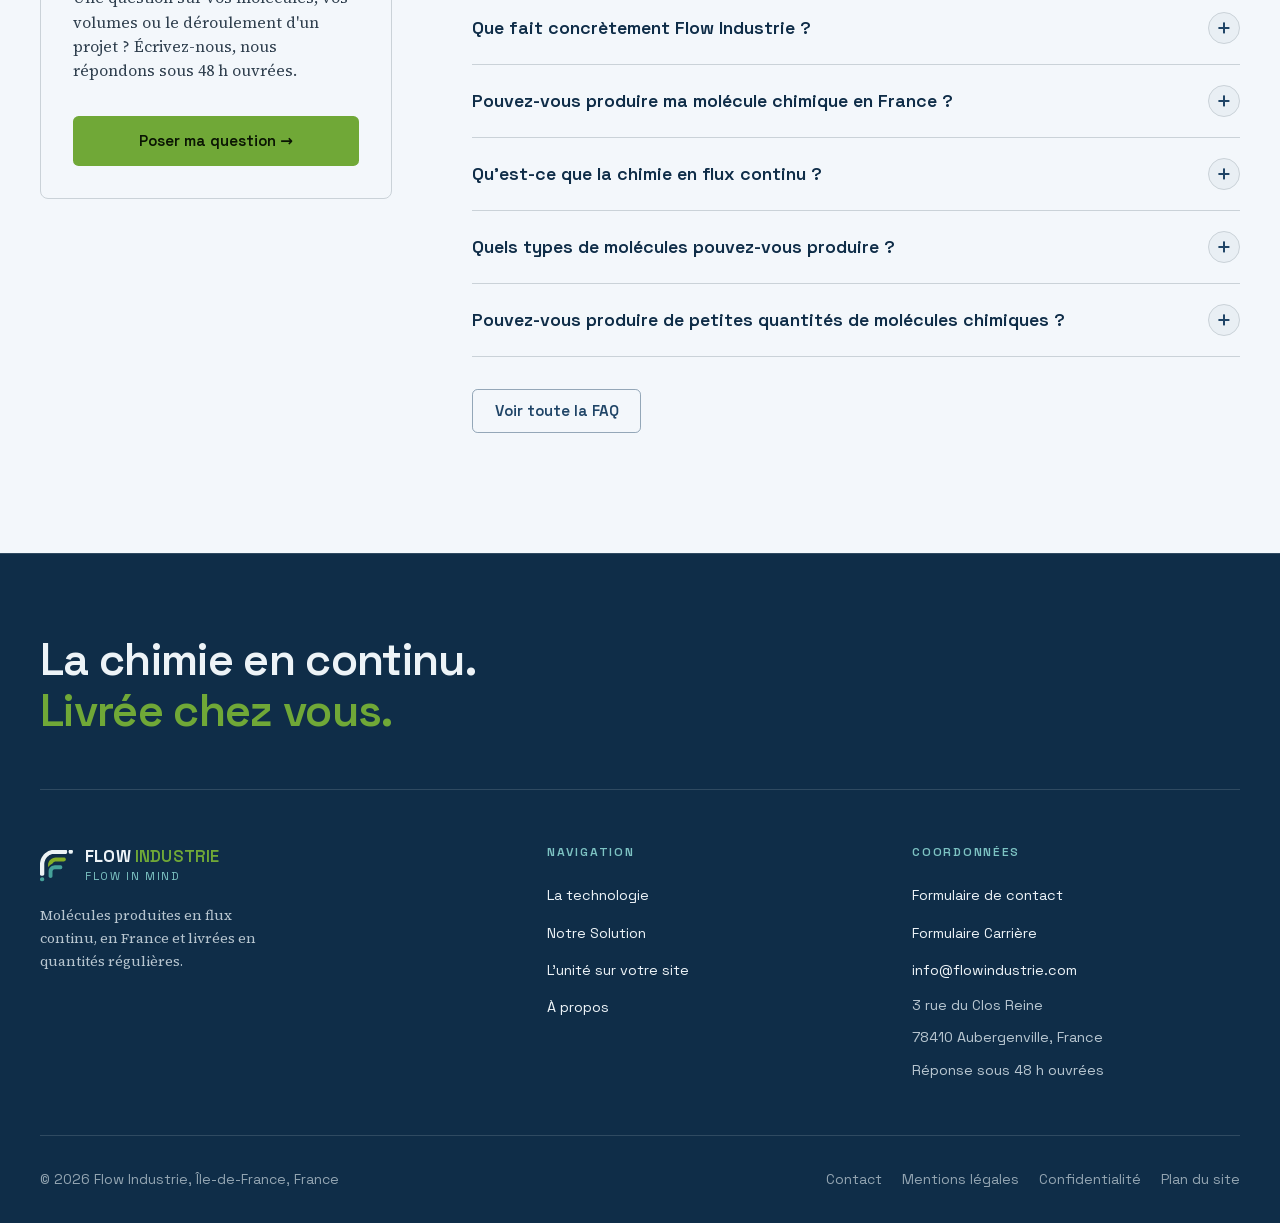
<file: applications/index.html>
<!DOCTYPE html><html lang="fr"> <head><meta name="robots" content="noindex, nofollow"><meta charset="utf-8"><meta name="viewport" content="width=device-width, initial-scale=1"><title>Notre Solution | Flow Industrie : molécules produites en France</title><meta name="description" content="La réponse ne dépend pas de votre secteur, mais de la molécule : approvisionnement, criticité, volume, chimie. Six critères pour savoir si nous pouvons la produire en France."><link rel="canonical" href="https://www.flowindustrie.com/applications/"><link rel="icon" href="../favicon.svg" type="image/svg+xml"><link rel="sitemap" href="../sitemap-index.xml"><meta property="og:type" content="website"><meta property="og:locale" content="fr_FR"><meta property="og:site_name" content="Flow Industrie"><meta property="og:title" content="Notre Solution | Flow Industrie : molécules produites en France"><meta property="og:description" content="La réponse ne dépend pas de votre secteur, mais de la molécule : approvisionnement, criticité, volume, chimie. Six critères pour savoir si nous pouvons la produire en France."><meta property="og:url" content="https://www.flowindustrie.com/applications/"><meta property="og:image" content="https://www.flowindustrie.com/images/og-unite-modulaire.jpg"><meta property="og:image:width" content="1200"><meta property="og:image:height" content="630"><meta property="og:image:alt" content="Vue de conception de l'unité modulaire de production chimique en flux continu Flow Industrie."><meta name="twitter:card" content="summary_large_image"><link rel="stylesheet" href="../_astro/polices.css"><script type="application/ld+json">{"@context":"https://schema.org","@type":"Organization","name":"Flow Industrie","slogan":"Flow in Mind","description":"Flow Industrie produit vos molécules chimiques en flux continu, en France et vous livre en quantités régulières : la même molécule, sans l'import.","url":"https://www.flowindustrie.com/","logo":"https://www.flowindustrie.com/images/logo-flow-industrie.png","email":"info@flowindustrie.com","address":{"@type":"PostalAddress","streetAddress":"3 rue du Clos Reine","postalCode":"78410","addressLocality":"Aubergenville","addressRegion":"Île-de-France","addressCountry":"FR"}}</script><script>
      (function () {
        var racine = document.documentElement;
        if (window.matchMedia('(prefers-reduced-motion: reduce)').matches) return;
        racine.classList.add('js-mouvement');
        window.setTimeout(function () {
          if (racine.dataset.mouvement !== 'pret') racine.classList.remove('js-mouvement');
        }, 2500);
      })();
    </script><link rel="stylesheet" href="../_astro/a-propos.DqSEigQd.css">
<style>.cta-fin[data-astro-cid-ozoyvow7]{background:var(--color-petrol-deep);color:var(--color-on-dark)}.cta-fin[data-astro-cid-ozoyvow7].fond-petrol{background:var(--color-petrol)}.cta-fin[data-astro-cid-ozoyvow7] .wrap[data-astro-cid-ozoyvow7]{padding-block:var(--rythme-demi) var(--space-3xl);text-align:center}.cta-fin[data-astro-cid-ozoyvow7].suivie .wrap[data-astro-cid-ozoyvow7]{padding-bottom:var(--rythme-demi)}.cta-titre[data-astro-cid-ozoyvow7]{font-size:clamp(1.8rem,3.4vw,2.5rem);color:#fff;max-width:24ch;margin-inline:auto}.cta-texte[data-astro-cid-ozoyvow7]{margin-top:var(--space-md);color:var(--color-on-dark-2);max-width:52ch;margin-inline:auto}.cta-actions[data-astro-cid-ozoyvow7]{margin-top:var(--space-xl);display:flex;flex-wrap:wrap;align-items:center;justify-content:center;gap:var(--space-lg)}.cta-secondaire[data-astro-cid-ozoyvow7]{font-family:var(--font-display);font-weight:600;font-size:.95rem;color:var(--color-teal-clair);text-decoration-color:var(--color-accent)}
.partenaires[data-astro-cid-bcjkuurq]{background:#fff;border-block:var(--rule)}.partenaires[data-astro-cid-bcjkuurq]{padding-block:var(--rythme-demi)}.entete[data-astro-cid-bcjkuurq]{text-align:center}.entete[data-astro-cid-bcjkuurq] h2[data-astro-cid-bcjkuurq]{font-family:var(--font-display);font-size:.76rem;font-weight:600;letter-spacing:.14em;text-transform:uppercase;color:var(--color-petrol)}.entete[data-astro-cid-bcjkuurq] p[data-astro-cid-bcjkuurq]{margin-top:var(--space-xs);font-size:.98rem;color:var(--color-ink-2)}.piste[data-astro-cid-bcjkuurq]{margin-top:var(--space-md)}.grille-logos[data-astro-cid-bcjkuurq]{display:block}.logos[data-astro-cid-bcjkuurq]{margin:0;padding:0;list-style:none;display:flex;flex-wrap:wrap;align-items:center;justify-content:center;gap:clamp(2rem,5vw,4.5rem) clamp(2.5rem,6vw,5.5rem)}.logos[data-astro-cid-bcjkuurq] li[data-astro-cid-bcjkuurq]{display:flex;flex:none;flex-direction:column;align-items:center;justify-content:flex-end;gap:.75rem;text-align:center}.logos[data-astro-cid-bcjkuurq] img[data-astro-cid-bcjkuurq]{height:calc(3.5rem * var(--echelle, 1));width:auto;max-width:22rem;object-fit:contain}@media(max-width:700px){.partenaires[data-astro-cid-bcjkuurq]{padding-block:var(--space-lg)}.piste[data-astro-cid-bcjkuurq]{-webkit-mask-image:linear-gradient(to right,transparent,#000 2rem,#000 calc(100% - 2rem),transparent);mask-image:linear-gradient(to right,transparent,#000 2rem,#000 calc(100% - 2rem),transparent)}.defile[data-astro-cid-bcjkuurq]{--duree: 18s}.logos[data-astro-cid-bcjkuurq]{gap:var(--space-lg);padding-inline-end:var(--space-lg)}.logos[data-astro-cid-bcjkuurq] img[data-astro-cid-bcjkuurq]{height:calc(2.5rem * var(--echelle, 1));max-width:16rem}}@media(prefers-reduced-motion:reduce){.piste[data-astro-cid-bcjkuurq]{overflow:visible;padding-inline:var(--space-lg);-webkit-mask-image:none;mask-image:none}.defile[data-astro-cid-bcjkuurq]{display:block;width:auto;animation:none}.logos[data-astro-cid-bcjkuurq]{flex-wrap:wrap;justify-content:center;padding-inline-end:0;gap:var(--space-lg) var(--space-xl)}.logos[data-astro-cid-bcjkuurq][aria-hidden=true]{display:none}}.nom-partenaire[data-astro-cid-bcjkuurq]{font-family:var(--font-display);font-size:.78rem;font-weight:600;letter-spacing:.02em;color:var(--color-muted)}
</style>
<link rel="stylesheet" href="../_astro/applications.D3SaBpTM.css">
<link rel="stylesheet" href="../_astro/applications.Cj-c_rx1.css">
<link rel="stylesheet" href="../_astro/applications.BpqbabYR.css"><link rel="stylesheet" href="../_astro/mobile-partage.css"></head> <body> <a class="saut-contenu" href="#contenu">Aller au contenu principal</a> <header class="entete" data-astro-cid-dmqpwcec>  <!-- Niveau 2 : barre principale --> <div class="wrap barre" data-astro-cid-dmqpwcec> <a class="marque" href="../index.html" data-astro-cid-dmqpwcec>  <img class="marque-signe" src="../logo-flow-industrie.svg" alt="" width="972" height="959" data-astro-cid-dmqpwcec> <span class="marque-texte" data-astro-cid-dmqpwcec> <span class="marque-nom" data-astro-cid-dmqpwcec><b data-astro-cid-dmqpwcec>FLOW</b> <span data-astro-cid-dmqpwcec>INDUSTRIE</span></span> <span class="marque-baseline" data-astro-cid-dmqpwcec>Flow in Mind</span> </span> </a> <nav class="liens" id="menu-principal" aria-label="Navigation principale" data-astro-cid-dmqpwcec> <a href="../index.html" data-astro-cid-dmqpwcec> Accueil </a><a href="../technologie/index.html" data-astro-cid-dmqpwcec> La technologie </a><a href="../applications/index.html" aria-current="page" data-astro-cid-dmqpwcec> Notre Solution </a><a href="../unite-sur-votre-site/index.html" data-astro-cid-dmqpwcec> L&#39;unité sur votre site </a><a href="../a-propos/index.html" data-astro-cid-dmqpwcec> À propos </a> <a class="btn btn-accent cta-menu" href="../contact/index.html" data-astro-cid-dmqpwcec>Contactez-nous</a> </nav> <div class="actions-entete" data-astro-cid-dmqpwcec><a class="btn btn-accent cta-entete" href="../contact/index.html" data-astro-cid-dmqpwcec>Contactez-nous</a><button type="button" class="bouton-menu" id="bouton-menu" aria-controls="menu-principal" aria-expanded="false" data-astro-cid-dmqpwcec><span class="barres-menu" aria-hidden="true" data-astro-cid-dmqpwcec><span data-astro-cid-dmqpwcec></span><span data-astro-cid-dmqpwcec></span><span data-astro-cid-dmqpwcec></span></span>Menu</button></div> </div> </header>  <script type="module">const t=document.querySelector(".entete");if(t){let s=null;const l=()=>{const e=window.scrollY>8;e!==s&&(s=e,e?t.dataset.defile="":delete t.dataset.defile)};window.addEventListener("scroll",l,{passive:!0}),l()}</script> <main id="contenu"> <section class="hero" data-astro-cid-tcdz5dip> <div class="banniere" data-astro-cid-tcdz5dip>  <img src="../_astro/unite-flux-continu-hall.pGvP1YsI_ZXvBHe.webp" srcset="../_astro/unite-flux-continu-hall.pGvP1YsI_Z1nUfl3.webp 1100w, ../_astro/unite-flux-continu-hall.pGvP1YsI_Z1GMiHj.webp 1450w, ../_astro/unite-flux-continu-hall.pGvP1YsI_2vxEO5.webp 1920w, ../_astro/unite-flux-continu-hall.pGvP1YsI_ZXvBHe.webp 2560w" alt="Fûts métalliques et bidons de produit chimique fini, posés sur des bacs de rétention dans un entrepôt d'expédition." sizes="(max-width: 1450px) 1450px, 100vw" loading="eager" fetchpriority="high" data-astro-cid-tcdz5dip="true" decoding="async" width="2560" height="820" class="banniere-image"><div class="banniere-voile" aria-hidden="true" data-astro-cid-tcdz5dip></div>  <div class="wrap banniere-texte" data-astro-cid-tcdz5dip> <span class="banniere-filet" data-anim="trace" data-astro-cid-tcdz5dip></span> <h1 class="banniere-titre" data-anim="monte" data-retard="1" data-astro-cid-tcdz5dip>Notre Solution</h1> <p class="banniere-sous-titre" data-anim="monte" data-retard="2" data-astro-cid-tcdz5dip>Solution de production chimique · Flux continu · France</p> </div> </div> </section> <section class="solution" aria-labelledby="titre-solution" data-astro-cid-tcdz5dip> <div class="wrap" data-astro-cid-tcdz5dip> <div class="entete-simple" data-anim-groupe="monte" data-astro-cid-tcdz5dip> <p class="surtitre-section" data-astro-cid-tcdz5dip>Notre solution</p> <h2 class="titre-section" id="titre-solution" data-astro-cid-tcdz5dip>Votre production avec <em class="vert" data-astro-cid-tcdz5dip>Flow Industrie.</em></h2> <p class="chapo" data-astro-cid-tcdz5dip>Flow Industrie développe et produit vos molécules en France, grâce à une technologie de production en flux continu, puis vous les livre en quantités à la demande.</p> <p class="solution-role" data-astro-cid-tcdz5dip>Notre rôle est simple : Assurer et sécuriser votre production industrielle en France pour être plus compétitif et souverain.</p> </div> <div class="trajet-rouleau" data-trajet data-trajet-boucle><ol class="trajet trajet-cinq" data-anim-groupe="carte" data-astro-cid-j7pv25f6> <li data-astro-cid-j7pv25f6><div class="trajet-image" aria-hidden="true" data-astro-cid-j7pv25f6><img src="../images/methode/methode-1-comprendre.jpg" alt="Quatre personnes autour d'une table de reunion dans un bureau vitre, un ecran de presentation au fond." loading="lazy" decoding="async" width="760" height="475" data-photo-methode data-astro-cid-j7pv25f6><svg class="glyphe" viewBox="0 0 24 24" width="52" height="52" fill="none" stroke="currentColor" stroke-width="1.5" stroke-linecap="round" stroke-linejoin="round" data-astro-cid-j7pv25f6><circle cx="10.5" cy="10.5" r="6.5"/><path d="M15.4 15.4 21 21"/></svg></div><div class="trajet-corps" data-astro-cid-j7pv25f6> <p class="trajet-rang" data-astro-cid-j7pv25f6>01</p> <p class="trajet-titre" data-astro-cid-j7pv25f6>Comprendre</p> <p class="trajet-texte" data-astro-cid-j7pv25f6>Nous analysons vos besoins et vos molécules.</p> </div></li> <li data-astro-cid-j7pv25f6><div class="trajet-image" aria-hidden="true" data-astro-cid-j7pv25f6><img src="../images/methode/methode-2-developper.jpg" alt="Deux chimistes en blouse, de dos, examinent une feuille de synthese devant un ecran d'analyse." loading="lazy" decoding="async" width="760" height="475" data-photo-methode data-astro-cid-j7pv25f6><svg class="glyphe" viewBox="0 0 24 24" width="52" height="52" fill="none" stroke="currentColor" stroke-width="1.5" stroke-linecap="round" stroke-linejoin="round" data-astro-cid-j7pv25f6><path d="M9.5 3h5v5.2l4.2 8.6a2 2 0 0 1-1.8 2.9H7.1a2 2 0 0 1-1.8-2.9l4.2-8.6Z"/><path d="M8 14h8"/></svg></div><div class="trajet-corps" data-astro-cid-j7pv25f6> <p class="trajet-rang" data-astro-cid-j7pv25f6>02</p> <p class="trajet-titre" data-astro-cid-j7pv25f6>Développer</p> <p class="trajet-texte" data-astro-cid-j7pv25f6>Nous transposons vos procédés au flux continu.</p> </div></li> <li data-astro-cid-j7pv25f6><div class="trajet-image" aria-hidden="true" data-astro-cid-j7pv25f6><img src="../images/methode/methode-3-valider.jpg" alt="Deux personnes en reunion de travail devant des ordinateurs portables, dans un bureau vitre." loading="lazy" decoding="async" width="760" height="475" data-photo-methode data-astro-cid-j7pv25f6><svg class="glyphe" viewBox="0 0 24 24" width="52" height="52" fill="none" stroke="currentColor" stroke-width="1.5" stroke-linecap="round" stroke-linejoin="round" data-astro-cid-j7pv25f6><path d="M12 2.8 4.5 6v6c0 4.4 3.1 8.2 7.5 9.2 4.4-1 7.5-4.8 7.5-9.2V6Z"/><path d="m9 12 2.2 2.2L15.4 10"/></svg></div><div class="trajet-corps" data-astro-cid-j7pv25f6> <p class="trajet-rang" data-astro-cid-j7pv25f6>03</p> <p class="trajet-titre" data-astro-cid-j7pv25f6>Valider</p> <p class="trajet-texte" data-astro-cid-j7pv25f6>Nous vérifions ensemble que les molécules répondent à vos exigences.</p> </div></li> <li data-astro-cid-j7pv25f6><div class="trajet-image" aria-hidden="true" data-astro-cid-j7pv25f6><img src="../images/methode/methode-4-industrialiser.jpg" alt="Mains gantees reglant un raccord en inox sur un module de reaction en flux continu." loading="lazy" decoding="async" width="760" height="475" data-photo-methode data-astro-cid-j7pv25f6><svg class="glyphe" viewBox="0 0 24 24" width="52" height="52" fill="none" stroke="currentColor" stroke-width="1.5" stroke-linecap="round" stroke-linejoin="round" data-astro-cid-j7pv25f6><path d="M9.5 4H4v5.5"/><path d="m4 4 6.5 6.5"/><path d="M14.5 20H20v-5.5"/><path d="m20 20-6.5-6.5"/></svg></div><div class="trajet-corps" data-astro-cid-j7pv25f6> <p class="trajet-rang" data-astro-cid-j7pv25f6>04</p> <p class="trajet-titre" data-astro-cid-j7pv25f6>Industrialiser</p> <p class="trajet-texte" data-astro-cid-j7pv25f6>Nous préparons le passage vers une production récurrente.</p> </div></li> <li data-astro-cid-j7pv25f6><div class="trajet-image" aria-hidden="true" data-astro-cid-j7pv25f6><img src="../images/methode/methode-5-produire.jpg" alt="Main gantee sur l'ecran de commande d'une unite en flux continu, qui affiche le debit de flux." loading="lazy" decoding="async" width="760" height="475" data-photo-methode data-astro-cid-j7pv25f6><svg class="glyphe" viewBox="0 0 24 24" width="52" height="52" fill="none" stroke="currentColor" stroke-width="1.5" stroke-linecap="round" stroke-linejoin="round" data-astro-cid-j7pv25f6><path d="M3.5 19.5V9.5l5.5 3.2V9.5l5.5 3.2V6l6 3.6v9.9"/><path d="M2.5 19.5h19"/></svg></div><div class="trajet-corps" data-astro-cid-j7pv25f6> <p class="trajet-rang" data-astro-cid-j7pv25f6>05</p> <p class="trajet-titre" data-astro-cid-j7pv25f6>Produire</p> <p class="trajet-texte" data-astro-cid-j7pv25f6>Nous assurons la production et la livraison de vos molécules.</p> </div></li> </ol><div class="trajet-commandes"><button type="button" class="trajet-fleche" data-trajet-prec aria-label="Étape précédente"><svg viewBox="0 0 24 24" width="18" height="18" fill="none" stroke="currentColor" stroke-width="2" stroke-linecap="round" stroke-linejoin="round" aria-hidden="true"><path d="M15 5 8 12l7 7"/></svg></button><p class="rouleau-rang" aria-live="polite"><span data-trajet-rang>1</span>&#8201;/&#8201;<span data-trajet-total>5</span></p><button type="button" class="trajet-fleche" data-trajet-suiv aria-label="Étape suivante"><svg viewBox="0 0 24 24" width="18" height="18" fill="none" stroke="currentColor" stroke-width="2" stroke-linecap="round" stroke-linejoin="round" aria-hidden="true"><path d="m9 5 7 7-7 7"/></svg></button></div></div><div class="solution-pied" data-astro-cid-j7pv25f6><div class="solution-liens" data-anim="monte" data-retard="1" data-astro-cid-j7pv25f6> <a class="btn btn-accent" href="../contact/index.html" data-astro-cid-j7pv25f6>Nous contacter</a> <a class="lien-appui lien-tuile hero-ancre" data-sens="bas" href="#secteurs" data-astro-cid-j7pv25f6>
Voir nos applications&nbsp;↓</a> </div> <aside class="solution-etape2" data-anim="carte" data-retard="2" data-astro-cid-j7pv25f6> <p data-astro-cid-j7pv25f6>
Si vos quantités le justifient, nous installons aussi l'unité de production en flux
          continu directement sur votre site.
</p> <a class="lien-texte" href="../unite-sur-votre-site/index.html" data-astro-cid-j7pv25f6>
En savoir plus <span aria-hidden="true" data-astro-cid-j7pv25f6>→</span> </a> </aside></div>    </div> </section><section class="secteurs" id="secteurs" data-astro-cid-tcdz5dip> <div class="wrap" data-astro-cid-tcdz5dip> <div class="bloc" data-astro-cid-hrecg56o>  <div class="cadrage" data-anim-groupe="monte" data-astro-cid-hrecg56o>  <p class="surtitre-section" data-astro-cid-tcdz5dip>Les secteurs</p> <h2 class="titre-section" data-astro-cid-tcdz5dip>Nos secteurs d'activité</h2> <p class="chapo" data-astro-cid-tcdz5dip>
Notre technologie peut répondre à des besoins industriels dans de nombreux
          secteurs chimiques.
</p> <p class="secteurs-cta" data-astro-cid-tcdz5dip> <a class="btn btn-accent" href="../contact/index.html" data-astro-cid-tcdz5dip>Nous contacter</a> </p>  </div>  <div class="secteurs-rouleau" data-secteurs><ul class="grille" data-anim-groupe="monte" data-grille-secteurs data-astro-cid-hrecg56o> <li class="tuile" data-tuile data-astro-cid-hrecg56o>  <div class="plateau" data-astro-cid-hrecg56o> <div class="face face-avant" data-face="avant" data-astro-cid-hrecg56o>   <img src="../_astro/pharma-biotech.q8lwWgOD_ZfaFTb.webp" srcset="../_astro/pharma-biotech.q8lwWgOD_28Rj65.webp 240w, ../_astro/pharma-biotech.q8lwWgOD_2jAeBE.webp 480w" alt="Mains gantées tenant un tube à essai rempli d'un liquide bleu, dans un laboratoire." sizes="(max-width: 760px) 46vw, (max-width: 1260px) 23vw, 14vw" loading="lazy" data-astro-cid-hrecg56o="true" decoding="async" fetchpriority="auto" width="736" height="736" class="visuel"> <span class="socle" data-astro-cid-hrecg56o> <span class="nom" data-astro-cid-hrecg56o>Pharma/​Biotech</span> </span> </div>  <div class="face face-arriere" id="applications-pharma-biotech" data-face="arriere" data-astro-cid-hrecg56o> <div class="dos-corps" data-astro-cid-hrecg56o> <ul class="dos-liste" data-astro-cid-hrecg56o> <li data-astro-cid-hrecg56o>Principes actifs</li><li data-astro-cid-hrecg56o>Intermédiaires</li><li data-astro-cid-hrecg56o>Réactifs de diagnostics</li> </ul> </div> <span class="socle" data-astro-cid-hrecg56o> <span class="nom" data-astro-cid-hrecg56o>Pharma/​Biotech</span> </span> </div> </div>  <button class="declencheur" type="button" aria-expanded="false" aria-controls="applications-pharma-biotech" data-astro-cid-hrecg56o>  <span class="libelle-cache" data-astro-cid-hrecg56o>Pharma/Biotech : applications</span> </button> </li><li class="tuile" data-tuile data-astro-cid-hrecg56o>  <div class="plateau" data-astro-cid-hrecg56o> <div class="face face-avant" data-face="avant" data-astro-cid-hrecg56o>   <img src="../_astro/chimie-fine.aEPmw5UP_Z2vWysu.webp" srcset="../_astro/chimie-fine.aEPmw5UP_p7oHS.webp 240w, ../_astro/chimie-fine.aEPmw5UP_1av67C.webp 480w" alt="Verrerie de laboratoire et microscope sur une paillasse, fioles remplies d'un liquide bleu." sizes="(max-width: 760px) 46vw, (max-width: 1260px) 23vw, 14vw" loading="lazy" data-astro-cid-hrecg56o="true" decoding="async" fetchpriority="auto" width="736" height="736" class="visuel"> <span class="socle" data-astro-cid-hrecg56o> <span class="nom" data-astro-cid-hrecg56o>Chimie fine</span> </span> </div>  <div class="face face-arriere" id="applications-chimie-fine" data-face="arriere" data-astro-cid-hrecg56o> <div class="dos-corps" data-astro-cid-hrecg56o> <ul class="dos-liste" data-astro-cid-hrecg56o> <li data-astro-cid-hrecg56o>Additifs</li><li data-astro-cid-hrecg56o>Intermédiaires</li><li data-astro-cid-hrecg56o>Catalyseurs</li> </ul> </div> <span class="socle" data-astro-cid-hrecg56o> <span class="nom" data-astro-cid-hrecg56o>Chimie fine</span> </span> </div> </div>  <button class="declencheur" type="button" aria-expanded="false" aria-controls="applications-chimie-fine" data-astro-cid-hrecg56o>  <span class="libelle-cache" data-astro-cid-hrecg56o>Chimie fine : applications</span> </button> </li><li class="tuile" data-tuile data-astro-cid-hrecg56o>  <div class="plateau" data-astro-cid-hrecg56o> <div class="face face-avant" data-face="avant" data-astro-cid-hrecg56o>   <img src="../_astro/petrochimie.DMM-mFwp_20Bbto.webp" srcset="../_astro/petrochimie.DMM-mFwp_ZiJqEy.webp 240w, ../_astro/petrochimie.DMM-mFwp_1a2rR.webp 480w" alt="Chimiste devant un écran d'analyse, colonnes de distillation d'une raffinerie en arrière-plan." sizes="(max-width: 760px) 46vw, (max-width: 1260px) 23vw, 14vw" loading="lazy" data-astro-cid-hrecg56o="true" decoding="async" fetchpriority="auto" width="1024" height="1024" class="visuel"> <span class="socle" data-astro-cid-hrecg56o> <span class="nom" data-astro-cid-hrecg56o>Pétrochimie</span> </span> </div>  <div class="face face-arriere" id="applications-petrochimie" data-face="arriere" data-astro-cid-hrecg56o> <div class="dos-corps" data-astro-cid-hrecg56o> <ul class="dos-liste" data-astro-cid-hrecg56o> <li data-astro-cid-hrecg56o>Additifs carburants</li><li data-astro-cid-hrecg56o>Inhibiteurs de corrosion</li><li data-astro-cid-hrecg56o>Agents de traitement</li> </ul> </div> <span class="socle" data-astro-cid-hrecg56o> <span class="nom" data-astro-cid-hrecg56o>Pétrochimie</span> </span> </div> </div>  <button class="declencheur" type="button" aria-expanded="false" aria-controls="applications-petrochimie" data-astro-cid-hrecg56o>  <span class="libelle-cache" data-astro-cid-hrecg56o>Pétrochimie : applications</span> </button> </li><li class="tuile" data-tuile data-astro-cid-hrecg56o>  <div class="plateau" data-astro-cid-hrecg56o> <div class="face face-avant" data-face="avant" data-astro-cid-hrecg56o>   <img src="../_astro/energie.CLLjdvUL_13p3o4.webp" srcset="../_astro/energie.CLLjdvUL_Z2tUOI6.webp 240w, ../_astro/energie.CLLjdvUL_1CjF2X.webp 480w" alt="Tour de refroidissement et éoliennes stylisées, champ de panneaux solaires au premier plan." sizes="(max-width: 760px) 46vw, (max-width: 1260px) 23vw, 14vw" style="object-position: center 30%" loading="lazy" data-astro-cid-hrecg56o="true" decoding="async" fetchpriority="auto" width="720" height="720" class="visuel"> <span class="socle" data-astro-cid-hrecg56o> <span class="nom" data-astro-cid-hrecg56o>Énergie</span> </span> </div>  <div class="face face-arriere" id="applications-energie" data-face="arriere" data-astro-cid-hrecg56o> <div class="dos-corps" data-astro-cid-hrecg56o> <ul class="dos-liste" data-astro-cid-hrecg56o> <li data-astro-cid-hrecg56o>Électrolytes</li><li data-astro-cid-hrecg56o>Solvants</li><li data-astro-cid-hrecg56o>Fluides caloporteurs</li> </ul> </div> <span class="socle" data-astro-cid-hrecg56o> <span class="nom" data-astro-cid-hrecg56o>Énergie</span> </span> </div> </div>  <button class="declencheur" type="button" aria-expanded="false" aria-controls="applications-energie" data-astro-cid-hrecg56o>  <span class="libelle-cache" data-astro-cid-hrecg56o>Énergie : applications</span> </button> </li><li class="tuile" data-tuile data-astro-cid-hrecg56o>  <div class="plateau" data-astro-cid-hrecg56o> <div class="face face-avant" data-face="avant" data-astro-cid-hrecg56o>   <img src="../_astro/agrochimie.DQiY0scs_Z1A7MWD.webp" srcset="../_astro/agrochimie.DQiY0scs_Z2usLmv.webp 240w, ../_astro/agrochimie.DQiY0scs_ZdzT4l.webp 480w" alt="Fioles de laboratoire posées dans la terre, jeunes pousses vertes s'élevant derrière elles." sizes="(max-width: 760px) 46vw, (max-width: 1260px) 23vw, 14vw" loading="lazy" data-astro-cid-hrecg56o="true" decoding="async" fetchpriority="auto" width="735" height="735" class="visuel"> <span class="socle" data-astro-cid-hrecg56o> <span class="nom" data-astro-cid-hrecg56o>Agrochimie</span> </span> </div>  <div class="face face-arriere" id="applications-agrochimie" data-face="arriere" data-astro-cid-hrecg56o> <div class="dos-corps" data-astro-cid-hrecg56o> <ul class="dos-liste" data-astro-cid-hrecg56o> <li data-astro-cid-hrecg56o>Substances actives</li><li data-astro-cid-hrecg56o>Adjuvants</li><li data-astro-cid-hrecg56o>Biostimulants</li> </ul> </div> <span class="socle" data-astro-cid-hrecg56o> <span class="nom" data-astro-cid-hrecg56o>Agrochimie</span> </span> </div> </div>  <button class="declencheur" type="button" aria-expanded="false" aria-controls="applications-agrochimie" data-astro-cid-hrecg56o>  <span class="libelle-cache" data-astro-cid-hrecg56o>Agrochimie : applications</span> </button> </li><li class="tuile" data-tuile data-astro-cid-hrecg56o>  <div class="plateau" data-astro-cid-hrecg56o> <div class="face face-avant" data-face="avant" data-astro-cid-hrecg56o>   <img src="../_astro/defense.BChUkzZq_2oNHSb.webp" srcset="../_astro/defense.BChUkzZq_1MTyyI.webp 240w, ../_astro/defense.BChUkzZq_Z11xgss.webp 480w" alt="Poignée de main devant un globe terrestre numérique, dans un bureau vitré." sizes="(max-width: 760px) 46vw, (max-width: 1260px) 23vw, 14vw" loading="lazy" data-astro-cid-hrecg56o="true" decoding="async" fetchpriority="auto" width="736" height="736" class="visuel"> <span class="socle" data-astro-cid-hrecg56o> <span class="nom" data-astro-cid-hrecg56o>Défense</span> </span> </div>  <div class="face face-arriere" id="applications-defense" data-face="arriere" data-astro-cid-hrecg56o> <div class="dos-corps" data-astro-cid-hrecg56o> <ul class="dos-liste" data-astro-cid-hrecg56o> <li data-astro-cid-hrecg56o>Molécules énergétiques</li><li data-astro-cid-hrecg56o>Précurseurs</li><li data-astro-cid-hrecg56o>Agents de protection</li> </ul> </div> <span class="socle" data-astro-cid-hrecg56o> <span class="nom" data-astro-cid-hrecg56o>Défense</span> </span> </div> </div>  <button class="declencheur" type="button" aria-expanded="false" aria-controls="applications-defense" data-astro-cid-hrecg56o>  <span class="libelle-cache" data-astro-cid-hrecg56o>Défense : applications</span> </button> </li><li class="tuile" data-tuile data-astro-cid-hrecg56o>  <div class="plateau" data-astro-cid-hrecg56o> <div class="face face-avant" data-face="avant" data-astro-cid-hrecg56o>   <img src="../_astro/spatial.B1IrXyqY_NF4iu.webp" srcset="../_astro/spatial.B1IrXyqY_2lwk0g.webp 240w, ../_astro/spatial.B1IrXyqY_1nzFWo.webp 480w" alt="Satellite en orbite au-dessus de la Terre, panneaux solaires déployés." sizes="(max-width: 760px) 46vw, (max-width: 1260px) 23vw, 14vw" style="object-position: center 14%" loading="lazy" data-astro-cid-hrecg56o="true" decoding="async" fetchpriority="auto" width="720" height="720" class="visuel"> <span class="socle" data-astro-cid-hrecg56o> <span class="nom" data-astro-cid-hrecg56o>Spatial</span> </span> </div>  <div class="face face-arriere" id="applications-spatial" data-face="arriere" data-astro-cid-hrecg56o> <div class="dos-corps" data-astro-cid-hrecg56o> <ul class="dos-liste" data-astro-cid-hrecg56o> <li data-astro-cid-hrecg56o>Ergols</li><li data-astro-cid-hrecg56o>Précurseurs</li><li data-astro-cid-hrecg56o>Fluides de test</li> </ul> </div> <span class="socle" data-astro-cid-hrecg56o> <span class="nom" data-astro-cid-hrecg56o>Spatial</span> </span> </div> </div>  <button class="declencheur" type="button" aria-expanded="false" aria-controls="applications-spatial" data-astro-cid-hrecg56o>  <span class="libelle-cache" data-astro-cid-hrecg56o>Spatial : applications</span> </button> </li><li class="tuile" data-tuile data-astro-cid-hrecg56o>  <div class="plateau" data-astro-cid-hrecg56o> <div class="face face-avant" data-face="avant" data-astro-cid-hrecg56o>   <img src="../_astro/parfumerie.9c2N7Usv_Zv6gVu.webp" srcset="../_astro/parfumerie.9c2N7Usv_1Ac83e.webp 240w, ../_astro/parfumerie.9c2N7Usv_Z1NiWhb.webp 480w" alt="Chimiste devant un panneau affichant des structures moléculaires, flacons sur la paillasse." sizes="(max-width: 760px) 46vw, (max-width: 1260px) 23vw, 14vw" loading="lazy" data-astro-cid-hrecg56o="true" decoding="async" fetchpriority="auto" width="1024" height="1024" class="visuel"> <span class="socle" data-astro-cid-hrecg56o> <span class="nom" data-astro-cid-hrecg56o>Parfumerie/​Cosmétique</span> </span> </div>  <div class="face face-arriere" id="applications-parfumerie-cosmetique" data-face="arriere" data-astro-cid-hrecg56o> <div class="dos-corps" data-astro-cid-hrecg56o> <ul class="dos-liste" data-astro-cid-hrecg56o> <li data-astro-cid-hrecg56o>Molécules odorantes</li><li data-astro-cid-hrecg56o>Actifs cosmétiques</li><li data-astro-cid-hrecg56o>Conservateurs</li> </ul> </div> <span class="socle" data-astro-cid-hrecg56o> <span class="nom" data-astro-cid-hrecg56o>Parfumerie/​Cosmétique</span> </span> </div> </div>  <button class="declencheur" type="button" aria-expanded="false" aria-controls="applications-parfumerie-cosmetique" data-astro-cid-hrecg56o>  <span class="libelle-cache" data-astro-cid-hrecg56o>Parfumerie/Cosmétique : applications</span> </button> </li> </ul><div class="secteurs-commandes"><button type="button" class="rouleau-fleche" data-secteurs-prec aria-label="Secteurs précédents"><svg viewBox="0 0 24 24" width="18" height="18" fill="none" stroke="currentColor" stroke-width="2" stroke-linecap="round" stroke-linejoin="round" aria-hidden="true"><path d="M15 5 8 12l7 7"/></svg></button><p class="rouleau-rang" aria-live="polite"><span data-secteurs-rang>1</span>&#8201;/&#8201;<span data-secteurs-total>2</span></p><button type="button" class="rouleau-fleche" data-secteurs-suiv aria-label="Secteurs suivants"><svg viewBox="0 0 24 24" width="18" height="18" fill="none" stroke="currentColor" stroke-width="2" stroke-linecap="round" stroke-linejoin="round" aria-hidden="true"><path d="m9 5 7 7-7 7"/></svg></button></div></div> </div>  <script type="module">const u=document.querySelector("[data-grille-secteurs]"),s=u?Array.from(u.querySelectorAll("[data-tuile]")):[];if(u&&s.length){const o=new WeakMap,i=(e,r)=>{const t=e.querySelector("button[aria-controls]"),n=e.querySelector('[data-face="avant"]'),c=e.querySelector('[data-face="arriere"]');!t||!n||!c||(e.toggleAttribute("data-retourne",r),t.setAttribute("aria-expanded",r?"true":"false"),(r?n:c).setAttribute("aria-hidden","true"),(r?c:n).removeAttribute("aria-hidden"))},d=(e,r)=>{e.hasAttribute("data-retourne")!==r&&i(e,r)},a=()=>{const e=t=>s.find(n=>o.get(n)?.[t])??null,r=e("survol")??e("verrou")??e("focus");s.forEach(t=>d(t,t===r))};s.forEach(e=>{o.set(e,{survol:!1,focus:!1,verrou:!1}),i(e,!1),e.addEventListener("pointerenter",r=>{if(r.pointerType!=="mouse")return;const t=o.get(e);t&&(t.survol=!0,a())}),e.addEventListener("pointerleave",r=>{if(r.pointerType!=="mouse")return;const t=o.get(e);t&&(t.survol=!1,a())}),e.addEventListener("focusin",()=>{const r=o.get(e);r&&(r.focus=!0,a())}),e.addEventListener("focusout",()=>{const r=o.get(e);r&&(r.focus=!1,a())}),e.querySelector("button[aria-controls]")?.addEventListener("click",r=>{if(r.detail===0||"pointerType"in r&&r.pointerType==="mouse")return;const t=o.get(e);if(!t)return;const n=!t.verrou;s.forEach(c=>{const f=o.get(c);f&&(f.verrou=!1)}),t.verrou=n,a()})}),document.addEventListener("keydown",e=>{e.key==="Escape"&&(s.forEach(r=>{const t=o.get(r);t&&(t.verrou=!1)}),a())}),u.setAttribute("data-pilotage","")}</script> </div> </section>    <section class="partenaires" aria-labelledby="titre-partenaires" data-astro-cid-bcjkuurq> <div class="wrap" data-astro-cid-bcjkuurq> <div class="entete" data-anim-groupe="monte" data-astro-cid-bcjkuurq> <h2 id="titre-partenaires" data-astro-cid-bcjkuurq>Nos partenaires</h2> <p data-astro-cid-bcjkuurq>Ils nous font confiance et nous accompagnent dans notre développement.</p> </div> </div>   <div class="piste" data-anim="voile" data-astro-cid-bcjkuurq> <div class="grille-logos" data-astro-cid-bcjkuurq> <div class="defile"><ul class="logos" data-astro-cid-bcjkuurq> <li style="--echelle:1" data-astro-cid-bcjkuurq> <img src="../images/partenaires/eltia.png" alt="" loading="lazy" decoding="async" data-astro-cid-bcjkuurq> <span class="nom-partenaire" data-astro-cid-bcjkuurq>Eltia Groupe</span> </li><li style="--echelle:1" data-astro-cid-bcjkuurq> <img src="../images/partenaires/taes.png" alt="" loading="lazy" decoding="async" data-astro-cid-bcjkuurq> <span class="nom-partenaire" data-astro-cid-bcjkuurq>TAES</span> </li><li style="--echelle:1" data-astro-cid-bcjkuurq> <img src="../images/partenaires/reseau-entreprendre.png" alt="" loading="lazy" decoding="async" data-astro-cid-bcjkuurq> <span class="nom-partenaire" data-astro-cid-bcjkuurq>Réseau Entreprendre</span> </li><li style="--echelle:1.4" data-astro-cid-bcjkuurq> <img src="../images/partenaires/grand-paris-seine-oise.png" alt="" loading="lazy" decoding="async" data-astro-cid-bcjkuurq> <span class="nom-partenaire" data-astro-cid-bcjkuurq>Grand Paris Seine &#38; Oise</span> </li> </ul><ul class="logos" aria-hidden="true" data-astro-cid-bcjkuurq> <li style="--echelle:1" data-astro-cid-bcjkuurq> <img src="../images/partenaires/eltia.png" alt="" loading="lazy" decoding="async" data-astro-cid-bcjkuurq> <span class="nom-partenaire" data-astro-cid-bcjkuurq aria-hidden="true">Eltia Groupe</span> </li><li style="--echelle:1" data-astro-cid-bcjkuurq> <img src="../images/partenaires/taes.png" alt="" loading="lazy" decoding="async" data-astro-cid-bcjkuurq> <span class="nom-partenaire" data-astro-cid-bcjkuurq aria-hidden="true">TAES</span> </li><li style="--echelle:1" data-astro-cid-bcjkuurq> <img src="../images/partenaires/reseau-entreprendre.png" alt="" loading="lazy" decoding="async" data-astro-cid-bcjkuurq> <span class="nom-partenaire" data-astro-cid-bcjkuurq aria-hidden="true">Réseau Entreprendre</span> </li><li style="--echelle:1.4" data-astro-cid-bcjkuurq> <img src="../images/partenaires/grand-paris-seine-oise.png" alt="" loading="lazy" decoding="async" data-astro-cid-bcjkuurq> <span class="nom-partenaire" data-astro-cid-bcjkuurq aria-hidden="true">Grand Paris Seine &#38; Oise</span> </li> </ul><ul class="logos" aria-hidden="true" data-astro-cid-bcjkuurq> <li style="--echelle:1" data-astro-cid-bcjkuurq> <img src="../images/partenaires/eltia.png" alt="" loading="lazy" decoding="async" data-astro-cid-bcjkuurq> <span class="nom-partenaire" data-astro-cid-bcjkuurq aria-hidden="true">Eltia Groupe</span> </li><li style="--echelle:1" data-astro-cid-bcjkuurq> <img src="../images/partenaires/taes.png" alt="" loading="lazy" decoding="async" data-astro-cid-bcjkuurq> <span class="nom-partenaire" data-astro-cid-bcjkuurq aria-hidden="true">TAES</span> </li><li style="--echelle:1" data-astro-cid-bcjkuurq> <img src="../images/partenaires/reseau-entreprendre.png" alt="" loading="lazy" decoding="async" data-astro-cid-bcjkuurq> <span class="nom-partenaire" data-astro-cid-bcjkuurq aria-hidden="true">Réseau Entreprendre</span> </li><li style="--echelle:1.4" data-astro-cid-bcjkuurq> <img src="../images/partenaires/grand-paris-seine-oise.png" alt="" loading="lazy" decoding="async" data-astro-cid-bcjkuurq> <span class="nom-partenaire" data-astro-cid-bcjkuurq aria-hidden="true">Grand Paris Seine &#38; Oise</span> </li> </ul><ul class="logos" aria-hidden="true" data-astro-cid-bcjkuurq> <li style="--echelle:1" data-astro-cid-bcjkuurq> <img src="../images/partenaires/eltia.png" alt="" loading="lazy" decoding="async" data-astro-cid-bcjkuurq> <span class="nom-partenaire" data-astro-cid-bcjkuurq aria-hidden="true">Eltia Groupe</span> </li><li style="--echelle:1" data-astro-cid-bcjkuurq> <img src="../images/partenaires/taes.png" alt="" loading="lazy" decoding="async" data-astro-cid-bcjkuurq> <span class="nom-partenaire" data-astro-cid-bcjkuurq aria-hidden="true">TAES</span> </li><li style="--echelle:1" data-astro-cid-bcjkuurq> <img src="../images/partenaires/reseau-entreprendre.png" alt="" loading="lazy" decoding="async" data-astro-cid-bcjkuurq> <span class="nom-partenaire" data-astro-cid-bcjkuurq aria-hidden="true">Réseau Entreprendre</span> </li><li style="--echelle:1.4" data-astro-cid-bcjkuurq> <img src="../images/partenaires/grand-paris-seine-oise.png" alt="" loading="lazy" decoding="async" data-astro-cid-bcjkuurq> <span class="nom-partenaire" data-astro-cid-bcjkuurq aria-hidden="true">Grand Paris Seine &#38; Oise</span> </li> </ul></div> </div> </div> </section> <section class="cta-fin suivie fond-petrol" aria-labelledby="titre-cta" data-astro-cid-ozoyvow7> <div class="wrap" data-anim-groupe="monte" data-astro-cid-ozoyvow7> <h2 class="cta-titre" id="titre-cta" data-astro-cid-ozoyvow7>Est-ce qu'on peut vous produire vos procédés chimiques ?</h2> <p class="cta-texte" data-astro-cid-ozoyvow7>Pour cela nous réalisons une étude de faisabilité en toute confidentialité, avant tout engagement.</p> <div class="cta-actions" data-astro-cid-ozoyvow7> <a class="btn btn-accent" href="../contact/index.html" data-astro-cid-ozoyvow7>Parler de mon projet&nbsp;→</a>  <a class="lien-appui cta-secondaire" href="../technologie/index.html" data-astro-cid-ozoyvow7> Comprendre la technologie&nbsp;<span aria-hidden="true" data-astro-cid-ozoyvow7>→</span> </a> </div> </div> </section>  <section class="questions fin-de-page" aria-labelledby="titre-questions" data-astro-cid-5xtiosdl> <div class="wrap" data-astro-cid-5xtiosdl> <div class="questions-corps" data-astro-cid-5xtiosdl> <div class="questions-liste" data-astro-cid-5xtiosdl> <div class="entete-simple" data-anim-groupe="monte" data-astro-cid-5xtiosdl> <p class="surtitre-section" data-astro-cid-5xtiosdl>FAQ</p> <h2 class="titre-section" id="titre-questions" data-astro-cid-5xtiosdl>Les questions qu'on nous pose</h2> </div>  <div class="accordeon" data-anim-groupe="monte" data-astro-cid-5xtiosdl> <details class="question" name="faq" data-astro-cid-5xtiosdl> <summary data-astro-cid-5xtiosdl> <span class="question-libelle" data-astro-cid-5xtiosdl>Que fait concrètement Flow Industrie&nbsp;?</span> <span class="question-signe" aria-hidden="true" data-astro-cid-5xtiosdl></span> </summary>  <div class="question-reponse" data-astro-cid-5xtiosdl> <p data-astro-cid-5xtiosdl> Flow Industrie développe, produit et livre des molécules chimiques pour les industriels. Nous prenons en charge le développement du procédé, sa mise à l'échelle puis la production récurrente de la molécule sur notre site en France. Les produits sont ensuite livrés en quantités régulières, adaptées aux besoins de votre production. </p> </div> </details><details class="question" name="faq" data-astro-cid-5xtiosdl> <summary data-astro-cid-5xtiosdl> <span class="question-libelle" data-astro-cid-5xtiosdl>Pouvez-vous produire ma molécule chimique en France&nbsp;?</span> <span class="question-signe" aria-hidden="true" data-astro-cid-5xtiosdl></span> </summary>  <div class="question-reponse" data-astro-cid-5xtiosdl> <p data-astro-cid-5xtiosdl> Oui, sous réserve que la molécule et son procédé soient compatibles avec notre technologie de production en flux continu. Chaque projet commence par une étude de faisabilité permettant d'évaluer la molécule, le procédé, les contraintes de production et les volumes nécessaires avant tout engagement. </p> </div> </details><details class="question" name="faq" data-astro-cid-5xtiosdl> <summary data-astro-cid-5xtiosdl> <span class="question-libelle" data-astro-cid-5xtiosdl>Qu'est-ce que la chimie en flux continu&nbsp;?</span> <span class="question-signe" aria-hidden="true" data-astro-cid-5xtiosdl></span> </summary>  <div class="question-reponse" data-astro-cid-5xtiosdl> <p data-astro-cid-5xtiosdl> La chimie en flux continu consiste à faire circuler en continu les réactifs dans un équipement de production, plutôt que de réaliser la réaction par lots successifs. Cette technologie permet notamment de mieux contrôler les paramètres du procédé, de produire de manière régulière et d'adapter les volumes de production aux besoins industriels. </p> </div> </details><details class="question" name="faq" data-astro-cid-5xtiosdl> <summary data-astro-cid-5xtiosdl> <span class="question-libelle" data-astro-cid-5xtiosdl>Quels types de molécules pouvez-vous produire&nbsp;?</span> <span class="question-signe" aria-hidden="true" data-astro-cid-5xtiosdl></span> </summary>  <div class="question-reponse" data-astro-cid-5xtiosdl> <p data-astro-cid-5xtiosdl> Flow Industrie peut étudier des projets dans différents domaines de la chimie&nbsp;: chimie fine, pharmacie et biotech, énergie, agrochimie, pétrochimie, défense, spatial, parfumerie et cosmétique. La faisabilité dépend toutefois des caractéristiques propres à chaque molécule et de son procédé de synthèse. </p> </div> </details><details class="question" name="faq" data-astro-cid-5xtiosdl> <summary data-astro-cid-5xtiosdl> <span class="question-libelle" data-astro-cid-5xtiosdl>Pouvez-vous produire de petites quantités de molécules chimiques&nbsp;?</span> <span class="question-signe" aria-hidden="true" data-astro-cid-5xtiosdl></span> </summary>  <div class="question-reponse" data-astro-cid-5xtiosdl> <p data-astro-cid-5xtiosdl> Oui. L'un des intérêts de notre modèle est de pouvoir produire des quantités régulières, plutôt que d'imposer l'achat et le stockage de grandes quantités de produit. Les volumes peuvent évoluer en fonction des besoins du client, du kilogramme jusqu'à plusieurs dizaines de tonnes par an. </p> </div> </details><details class="question" name="faq" data-faq-suite data-astro-cid-5xtiosdl> <summary data-astro-cid-5xtiosdl> <span class="question-libelle" data-astro-cid-5xtiosdl>Quels volumes pouvez-vous produire&nbsp;?</span> <span class="question-signe" aria-hidden="true" data-astro-cid-5xtiosdl></span> </summary>  <div class="question-reponse" data-astro-cid-5xtiosdl> <p data-astro-cid-5xtiosdl> Flow Industrie peut accompagner des besoins allant du kilogramme jusqu'à environ 100 tonnes par an, selon la molécule, le procédé et les caractéristiques du projet. Les volumes sont définis avec le client en fonction de sa consommation et de ses besoins industriels. </p> </div> </details><details class="question" name="faq" data-faq-suite data-astro-cid-5xtiosdl> <summary data-astro-cid-5xtiosdl> <span class="question-libelle" data-astro-cid-5xtiosdl>Pourquoi produire une molécule chimique en France&nbsp;?</span> <span class="question-signe" aria-hidden="true" data-astro-cid-5xtiosdl></span> </summary>  <div class="question-reponse" data-astro-cid-5xtiosdl> <p data-astro-cid-5xtiosdl> Produire une molécule en France permet de réduire la dépendance à un fournisseur éloigné, de mieux maîtriser son approvisionnement et de limiter les contraintes liées au transport et au stockage. Pour une molécule stratégique, une production locale peut également contribuer à sécuriser la continuité de la production industrielle. </p> </div> </details><details class="question" name="faq" data-faq-suite data-astro-cid-5xtiosdl> <summary data-astro-cid-5xtiosdl> <span class="question-libelle" data-astro-cid-5xtiosdl>Flow Industrie fait-elle de la sous-traitance chimique&nbsp;?</span> <span class="question-signe" aria-hidden="true" data-astro-cid-5xtiosdl></span> </summary>  <div class="question-reponse" data-astro-cid-5xtiosdl> <p data-astro-cid-5xtiosdl> Flow Industrie accompagne les industriels dans le développement, l'industrialisation et la production de leurs molécules chimiques. Notre intervention couvre notamment la mise au point du procédé, la production en flux continu en France et les livraisons régulières du produit fini. </p> </div> </details><details class="question" name="faq" data-faq-suite data-astro-cid-5xtiosdl> <summary data-astro-cid-5xtiosdl> <span class="question-libelle" data-astro-cid-5xtiosdl>Comment se déroule un projet avec Flow Industrie&nbsp;?</span> <span class="question-signe" aria-hidden="true" data-astro-cid-5xtiosdl></span> </summary>  <div class="question-reponse" data-astro-cid-5xtiosdl> <p data-astro-cid-5xtiosdl> Un projet commence par l'identification de la molécule et une étude de faisabilité. Si le projet est compatible avec notre technologie, nous développons et validons le procédé, puis nous passons à la production et à la mise en place des livraisons récurrentes.</p> <p class="question-etapes" data-astro-cid-5xtiosdl>Étude de faisabilité <span aria-hidden="true" data-astro-cid-5xtiosdl>→</span> Développement du procédé <span aria-hidden="true" data-astro-cid-5xtiosdl>→</span> Mise à l'échelle <span aria-hidden="true" data-astro-cid-5xtiosdl>→</span> Production <span aria-hidden="true" data-astro-cid-5xtiosdl>→</span> Livraisons régulières </p> </div> </details><details class="question" name="faq" data-faq-suite data-astro-cid-5xtiosdl> <summary data-astro-cid-5xtiosdl> <span class="question-libelle" data-astro-cid-5xtiosdl>Quels sont les avantages de la production chimique en flux continu&nbsp;?</span> <span class="question-signe" aria-hidden="true" data-astro-cid-5xtiosdl></span> </summary>  <div class="question-reponse" data-astro-cid-5xtiosdl> <p data-astro-cid-5xtiosdl> La production en flux continu permet notamment un meilleur contrôle du procédé, une production régulière et une adaptation des volumes aux besoins industriels. Elle peut également réduire certaines contraintes liées à la production par lots, selon la nature de la molécule et du procédé. </p> </div> </details> </div> <p class="questions-plus" data-astro-cid-5xtiosdl> <button type="button" class="btn btn-ghost" data-faq-bouton aria-expanded="false" hidden data-astro-cid-5xtiosdl>Voir toute la FAQ</button> </p> <script type="module">const s=document.querySelectorAll("[data-faq-suite]"),b=document.querySelector("[data-faq-bouton]");if(s.length&&b){const t=e=>{s.forEach(q=>{q.hidden=!e,e||(q.open=!1)}),b.setAttribute("aria-expanded",String(e)),b.textContent=e?"Voir moins de questions":"Voir toute la FAQ"};t(!1),b.hidden=!1,b.addEventListener("click",()=>t(b.getAttribute("aria-expanded")!=="true"))}</script> </div>   <aside class="aide survol-carte" data-anim="carte" aria-labelledby="titre-aide" data-astro-cid-5xtiosdl>  <div class="aide-visages" aria-hidden="true" data-astro-cid-5xtiosdl> <span class="visage" data-astro-cid-5xtiosdl> <svg viewBox="0 0 40 40" focusable="false" data-astro-cid-5xtiosdl> <circle cx="20" cy="15.4" r="6.4" data-astro-cid-5xtiosdl></circle> <path d="M20 23.6c-8.2 0-14.9 5.4-16.4 12.6V40h32.8v-3.8C34.9 29 28.2 23.6 20 23.6Z" data-astro-cid-5xtiosdl></path> </svg> </span><span class="visage" data-astro-cid-5xtiosdl> <svg viewBox="0 0 40 40" focusable="false" data-astro-cid-5xtiosdl> <circle cx="20" cy="15.4" r="6.4" data-astro-cid-5xtiosdl></circle> <path d="M20 23.6c-8.2 0-14.9 5.4-16.4 12.6V40h32.8v-3.8C34.9 29 28.2 23.6 20 23.6Z" data-astro-cid-5xtiosdl></path> </svg> </span><span class="visage" data-astro-cid-5xtiosdl> <svg viewBox="0 0 40 40" focusable="false" data-astro-cid-5xtiosdl> <circle cx="20" cy="15.4" r="6.4" data-astro-cid-5xtiosdl></circle> <path d="M20 23.6c-8.2 0-14.9 5.4-16.4 12.6V40h32.8v-3.8C34.9 29 28.2 23.6 20 23.6Z" data-astro-cid-5xtiosdl></path> </svg> </span> </div> <p class="aide-titre" id="titre-aide" data-astro-cid-5xtiosdl>Notre équipe vous répond</p> <p class="aide-texte" data-astro-cid-5xtiosdl>
Une question sur vos molécules, vos volumes ou le déroulement d'un projet&nbsp;?
          Écrivez-nous, nous répondons sous 48 h ouvrées.
</p>  <a class="btn btn-accent aide-bouton" href="../contact/index.html" data-astro-cid-5xtiosdl>Poser ma question&nbsp;→</a> </aside> </div> </div> </section>   </main> <footer class="pied" data-astro-cid-yrghxkbj>  <div class="wrap" data-anim-groupe="monte" data-astro-cid-yrghxkbj>  <p class="declaration" data-astro-cid-yrghxkbj> <span data-astro-cid-yrghxkbj>La chimie en continu.</span> <span class="chez-vous" data-astro-cid-yrghxkbj>Livrée chez vous.</span> </p> <div class="colonnes" data-astro-cid-yrghxkbj> <div class="bloc-marque" data-astro-cid-yrghxkbj> <a class="marque" href="../index.html" data-astro-cid-yrghxkbj>  <img class="marque-signe" src="../logo-flow-industrie-fond-sombre.svg" alt="" width="972" height="959" data-astro-cid-yrghxkbj> <span class="marque-texte" data-astro-cid-yrghxkbj> <span class="marque-nom" data-astro-cid-yrghxkbj><b data-astro-cid-yrghxkbj>FLOW</b> <span data-astro-cid-yrghxkbj>INDUSTRIE</span></span> <span class="marque-baseline" data-astro-cid-yrghxkbj>Flow in Mind</span> </span> </a>  <p class="description" data-astro-cid-yrghxkbj>
Molécules produites en flux continu, en France et livrées en quantités
          régulières.
</p> </div> <nav class="colonne" aria-labelledby="pied-navigation" data-astro-cid-yrghxkbj> <p class="colonne-titre" id="pied-navigation" data-astro-cid-yrghxkbj>Navigation</p> <ul data-astro-cid-yrghxkbj> <li data-astro-cid-yrghxkbj> <a href="../technologie/index.html" data-astro-cid-yrghxkbj>La technologie</a> </li><li data-astro-cid-yrghxkbj> <a href="../applications/index.html" data-astro-cid-yrghxkbj>Notre Solution</a> </li><li data-astro-cid-yrghxkbj> <a href="../unite-sur-votre-site/index.html" data-astro-cid-yrghxkbj>L&#39;unité sur votre site</a> </li><li data-astro-cid-yrghxkbj> <a href="../a-propos/index.html" data-astro-cid-yrghxkbj>À propos</a> </li></ul> </nav> <div class="colonne" data-astro-cid-yrghxkbj> <p class="colonne-titre" id="pied-coordonnees" data-astro-cid-yrghxkbj>Coordonnées</p>  <address aria-labelledby="pied-coordonnees" data-astro-cid-yrghxkbj> <ul data-astro-cid-yrghxkbj>  <li data-astro-cid-yrghxkbj><a href="../contact/index.html" data-astro-cid-yrghxkbj>Formulaire de contact</a></li>  <li data-astro-cid-yrghxkbj><a href="../carriere/index.html" data-astro-cid-yrghxkbj>Formulaire Carrière</a></li> <li data-astro-cid-yrghxkbj><a href="mailto:info@flowindustrie.com" data-astro-cid-yrghxkbj>info@flowindustrie.com</a></li> <li data-astro-cid-yrghxkbj>3 rue du Clos Reine</li> <li data-astro-cid-yrghxkbj>78410 Aubergenville, France</li> <li data-astro-cid-yrghxkbj>Réponse sous 48 h ouvrées</li> </ul> </address> </div> </div> <div class="rangee" data-astro-cid-yrghxkbj>  <span data-astro-cid-yrghxkbj>© 2026 Flow Industrie, Île-de-France, France</span> <nav aria-label="Liens de bas de page" data-astro-cid-yrghxkbj> <a href="../contact/index.html" data-astro-cid-yrghxkbj>Contact</a> <a href="../mentions-legales/index.html" data-astro-cid-yrghxkbj>Mentions légales</a> <a href="../confidentialite/index.html" data-astro-cid-yrghxkbj>Confidentialité</a> <a href="../plan-du-site/index.html" data-astro-cid-yrghxkbj>Plan du site</a> </nav> </div> </div> </footer>  <script type="module">const s=document.documentElement;if(s.classList.contains("js-mouvement")){const o=Array.from(document.querySelectorAll("[data-anim], [data-anim-groupe]"));if(!("IntersectionObserver"in window))o.forEach(e=>e.classList.add("vu"));else{const e=new IntersectionObserver(t=>{for(const n of t)n.isIntersecting&&(n.target.classList.add("vu"),e.unobserve(n.target))},{rootMargin:"0px 0px -10% 0px"});document.body.offsetHeight,o.forEach(t=>e.observe(t))}s.dataset.mouvement="pret"}</script> <dialog class="panneau-contact" id="panneau-contact" aria-labelledby="panneau-titre"><div class="panneau-tete"><div><h2 id="panneau-titre" class="titre">Une question, un projet&nbsp;?</h2></div><button type="button" class="panneau-croix" aria-label="Fermer le formulaire"><svg viewBox="0 0 24 24" width="20" height="20" fill="none" stroke="currentColor" stroke-width="1.7" stroke-linecap="round" aria-hidden="true"><path d="m6 6 12 12M18 6 6 18"/></svg></button></div><div class="panneau-corps"><form class="formulaire carte" id="pan-formulaire-contact" data-anim="carte" action="/envoi/contact.php" method="POST" data-astro-cid-qtd5vjyj> <!-- Piège à robots : un humain ne remplit jamais ce champ. --> <input type="checkbox" name="botcheck" class="piege" tabindex="-1" autocomplete="off" data-astro-cid-qtd5vjyj> <!-- Traçage de la source du lead, rempli par le script en bas de composant. --> <input type="hidden" name="page_origine" id="pan-page_origine" data-astro-cid-qtd5vjyj> <input type="hidden" name="referent" id="pan-referent" data-astro-cid-qtd5vjyj> <input type="hidden" name="utm_source" id="pan-utm_source" data-astro-cid-qtd5vjyj> <input type="hidden" name="utm_medium" id="pan-utm_medium" data-astro-cid-qtd5vjyj> <input type="hidden" name="utm_campaign" id="pan-utm_campaign" data-astro-cid-qtd5vjyj> <ul class="formulaire-appui"><li><svg class="glyphe" viewBox="0 0 24 24" width="15" height="15" fill="none" stroke="currentColor" stroke-width="2" stroke-linecap="round" stroke-linejoin="round" aria-hidden="true"><path d="m4 12.5 5 5L20 6.5"/></svg><span>Réponse sous 48 h ouvrées en toute confidentialité</span></li></ul> <div class="duo" data-astro-cid-qtd5vjyj> <label data-astro-cid-qtd5vjyj>
Nom et prénom
<input type="text" name="nom" autocomplete="name" required data-astro-cid-qtd5vjyj> </label> <label data-astro-cid-qtd5vjyj>
Société
<input type="text" name="societe" autocomplete="organization" required data-astro-cid-qtd5vjyj> </label> </div> <div class="duo" data-astro-cid-qtd5vjyj> <label data-astro-cid-qtd5vjyj>
Email professionnel
<input type="email" name="email" autocomplete="email" required data-astro-cid-qtd5vjyj> </label> <label data-astro-cid-qtd5vjyj>
Téléphone
<input type="tel" name="telephone" autocomplete="tel" required data-astro-cid-qtd5vjyj> </label> </div> <label data-astro-cid-qtd5vjyj>
Sujet
<input type="text" name="sujet" required placeholder="En quelques mots, l'objet de votre demande" data-astro-cid-qtd5vjyj> </label> <label data-astro-cid-qtd5vjyj>
Message
<textarea name="message" rows="4" required placeholder="Décrivez-nous votre question / projet…" data-astro-cid-qtd5vjyj></textarea> </label> <label class="consentement" data-astro-cid-qtd5vjyj> <input type="checkbox" name="consentement" required data-astro-cid-qtd5vjyj> <span data-astro-cid-qtd5vjyj>
J'accepte que Flow Industrie utilise ces informations pour répondre à ma demande. Voir la
<a class="lien-texte" href="../confidentialite/index.html" data-astro-cid-qtd5vjyj>politique de confidentialité</a>.
</span> </label> <p class="erreur" id="pan-erreur-envoi" role="alert" hidden data-astro-cid-qtd5vjyj>
L'envoi n'a pas abouti. Réessayez dans un instant, ou écrivez-nous directement à
<a href="mailto:info@flowindustrie.com" data-astro-cid-qtd5vjyj>info@flowindustrie.com</a>.
</p> <button class="btn btn-accent" type="submit" data-astro-cid-qtd5vjyj>Envoyer ma demande</button> <p class="note" data-astro-cid-qtd5vjyj>Réponse sous 48 h ouvrées. Vos informations ne sont ni revendues ni transmises à des tiers.</p> </form><div class="remerciement carte" id="pan-remerciement" tabindex="-1" hidden data-astro-cid-qtd5vjyj> <p class="marque" aria-hidden="true" data-astro-cid-qtd5vjyj>✓</p> <h3 data-astro-cid-qtd5vjyj>Merci, votre demande nous est parvenue.</h3> <p data-astro-cid-qtd5vjyj>
Elle arrive directement dans la boîte de l'équipe. Un ingénieur procédés la lit et vous
    répond sous 48 h ouvrées, le temps de regarder sérieusement ce que vous nous
    décrivez.
</p> <p data-astro-cid-qtd5vjyj>
Un oubli, un document à joindre ? Écrivez-nous à
<a class="lien-texte" href="mailto:info@flowindustrie.com" data-astro-cid-qtd5vjyj>info@flowindustrie.com</a>.
</p> <p class="note" data-astro-cid-qtd5vjyj>
En attendant, <a class="lien-texte" href="../technologie/index.html" data-astro-cid-qtd5vjyj>la technologie</a> et
<a class="lien-texte" href="../index.html#notre-solution" data-astro-cid-qtd5vjyj>notre solution</a> répondent déjà à une bonne partie
    des questions.
</p> </div></div></dialog><div class="barre-mobile"><a class="btn btn-accent" href="../contact/index.html">Contactez-nous</a></div><script src="../_astro/panneau-contact.js" defer></script><script src="../_astro/entete-mobile.js" defer></script><script src="../_astro/mobile.js" defer></script></body> </html>
</file>
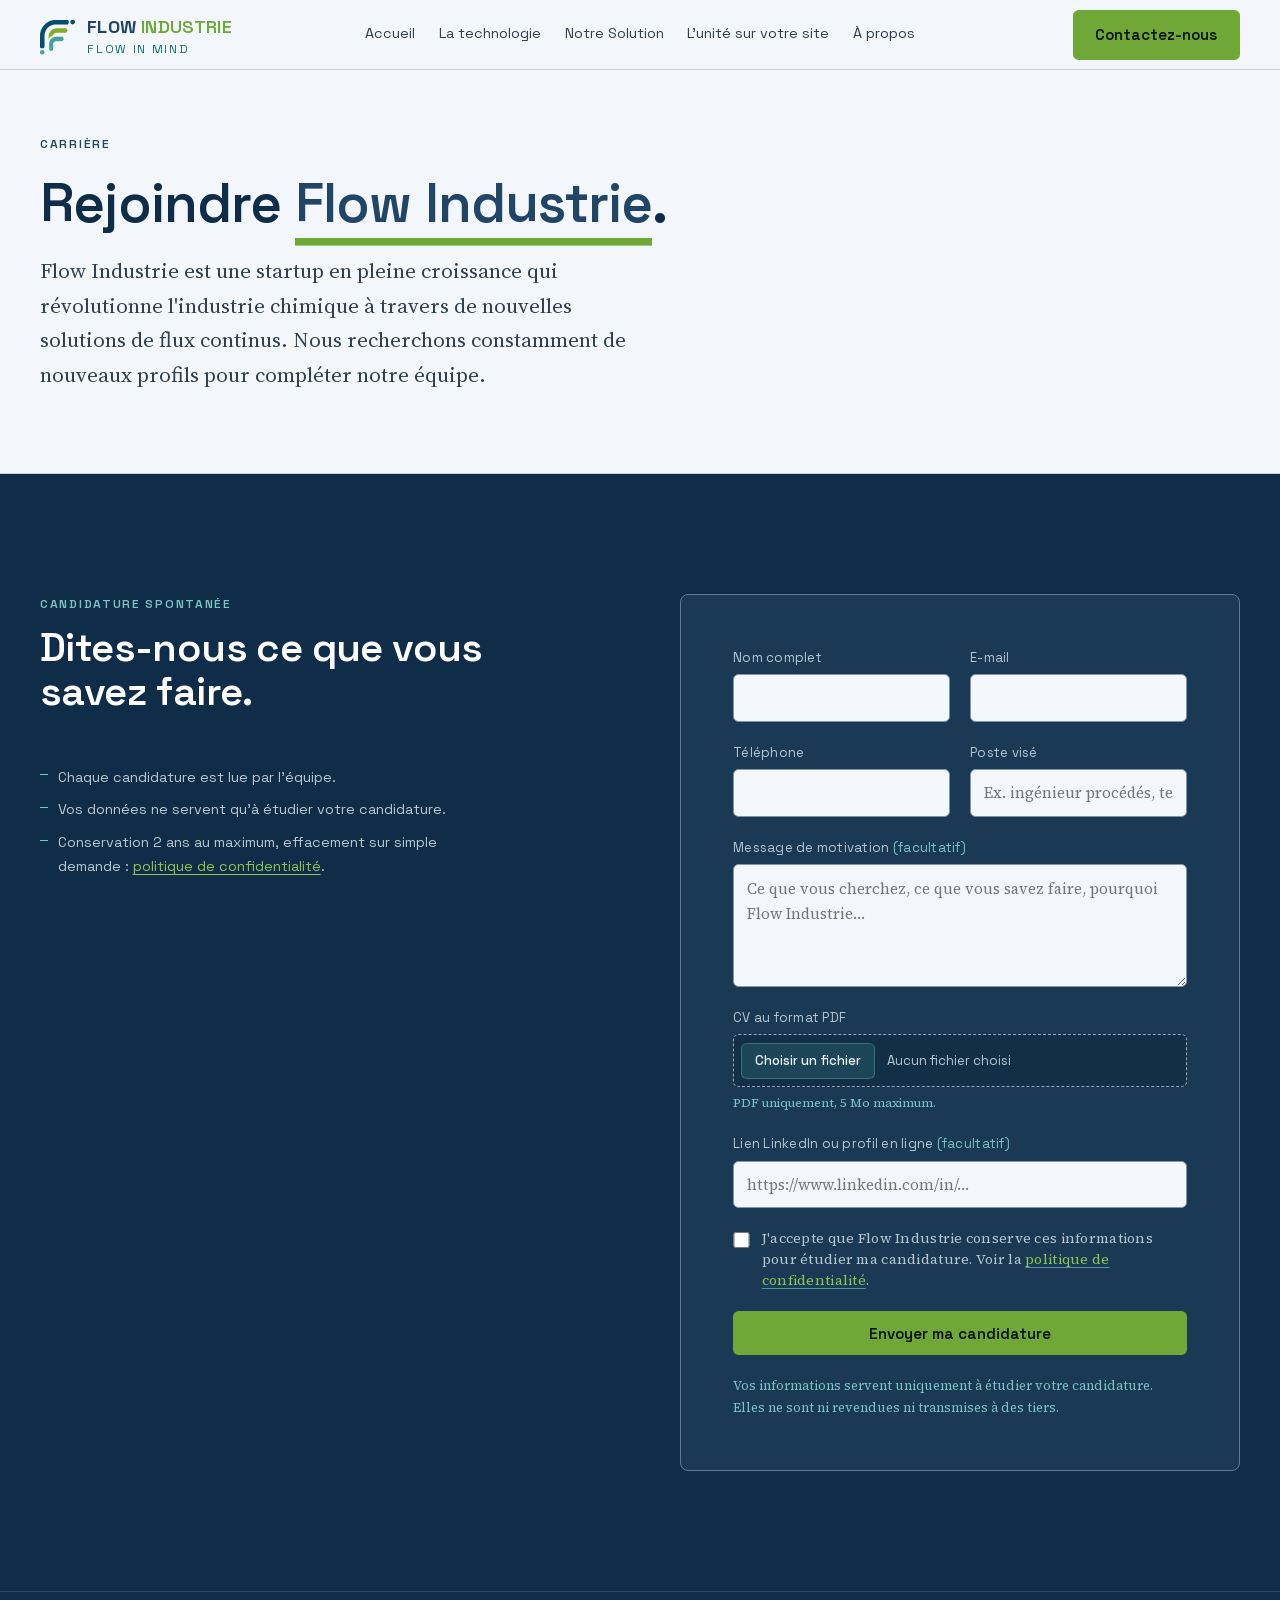
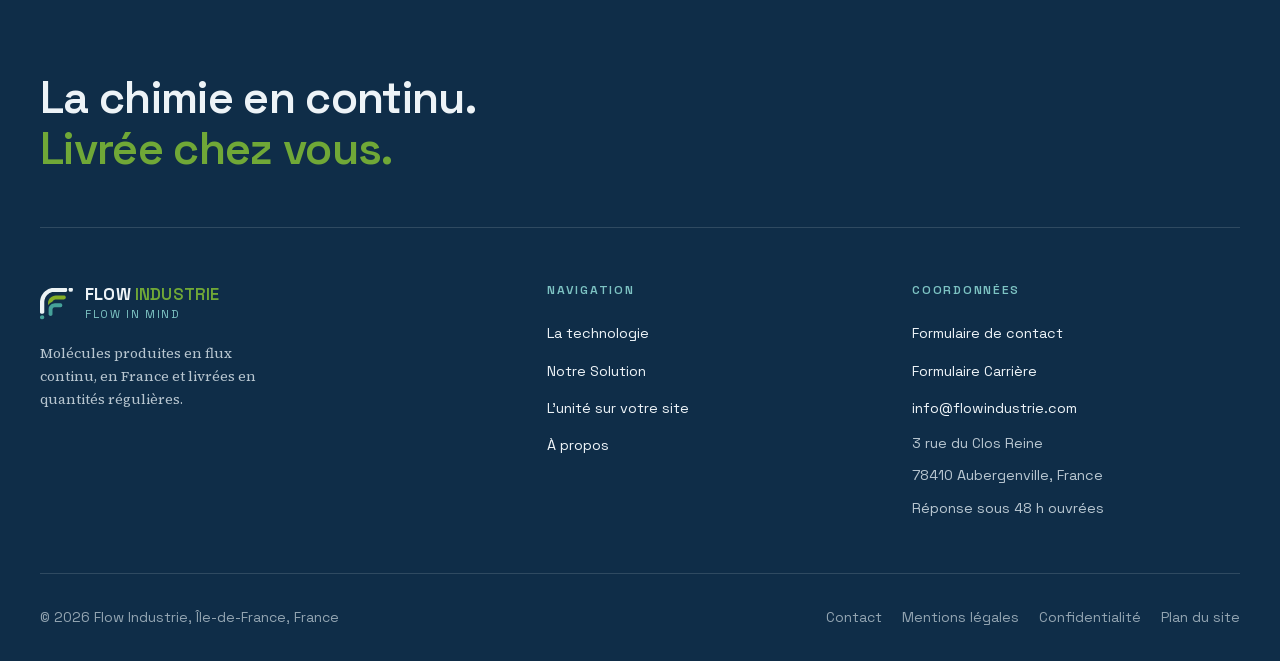
<file: carriere/index.html>
<!DOCTYPE html><html lang="fr"> <head><meta name="robots" content="noindex, nofollow"><meta charset="utf-8"><meta name="viewport" content="width=device-width, initial-scale=1"><title>Carrière : candidature spontanée | Flow Industrie</title><meta name="description" content="Rejoindre Flow Industrie : une société d'ingénierie française qui conçoit, assemble et opère des unités modulaires de production chimique en flux continu. Candidature spontanée."><link rel="canonical" href="https://www.flowindustrie.com/carriere/"><link rel="icon" href="../favicon.svg" type="image/svg+xml"><link rel="sitemap" href="../sitemap-index.xml"><meta property="og:type" content="website"><meta property="og:locale" content="fr_FR"><meta property="og:site_name" content="Flow Industrie"><meta property="og:title" content="Carrière : candidature spontanée | Flow Industrie"><meta property="og:description" content="Rejoindre Flow Industrie : une société d'ingénierie française qui conçoit, assemble et opère des unités modulaires de production chimique en flux continu. Candidature spontanée."><meta property="og:url" content="https://www.flowindustrie.com/carriere/"><meta property="og:image" content="https://www.flowindustrie.com/images/og-unite-modulaire.jpg"><meta property="og:image:width" content="1200"><meta property="og:image:height" content="630"><meta property="og:image:alt" content="Vue de conception de l'unité modulaire de production chimique en flux continu Flow Industrie."><meta name="twitter:card" content="summary_large_image"><link rel="stylesheet" href="../_astro/polices.css"><script type="application/ld+json">{"@context":"https://schema.org","@type":"Organization","name":"Flow Industrie","slogan":"Flow in Mind","description":"Flow Industrie produit vos molécules chimiques en flux continu, en France et vous livre en quantités régulières : la même molécule, sans l'import.","url":"https://www.flowindustrie.com/","logo":"https://www.flowindustrie.com/images/logo-flow-industrie.png","email":"info@flowindustrie.com","address":{"@type":"PostalAddress","streetAddress":"3 rue du Clos Reine","postalCode":"78410","addressLocality":"Aubergenville","addressRegion":"Île-de-France","addressCountry":"FR"}}</script><script>
      (function () {
        var racine = document.documentElement;
        if (window.matchMedia('(prefers-reduced-motion: reduce)').matches) return;
        racine.classList.add('js-mouvement');
        window.setTimeout(function () {
          if (racine.dataset.mouvement !== 'pret') racine.classList.remove('js-mouvement');
        }, 2500);
      })();
    </script><link rel="stylesheet" href="../_astro/a-propos.DqSEigQd.css">
<link rel="stylesheet" href="../_astro/carriere.DQxXSuEr.css"><link rel="stylesheet" href="../_astro/mobile-partage.css"></head> <body> <a class="saut-contenu" href="#contenu">Aller au contenu principal</a> <header class="entete" data-astro-cid-dmqpwcec>  <!-- Niveau 2 : barre principale --> <div class="wrap barre" data-astro-cid-dmqpwcec> <a class="marque" href="../index.html" data-astro-cid-dmqpwcec>  <img class="marque-signe" src="../logo-flow-industrie.svg" alt="" width="972" height="959" data-astro-cid-dmqpwcec> <span class="marque-texte" data-astro-cid-dmqpwcec> <span class="marque-nom" data-astro-cid-dmqpwcec><b data-astro-cid-dmqpwcec>FLOW</b> <span data-astro-cid-dmqpwcec>INDUSTRIE</span></span> <span class="marque-baseline" data-astro-cid-dmqpwcec>Flow in Mind</span> </span> </a> <nav class="liens" id="menu-principal" aria-label="Navigation principale" data-astro-cid-dmqpwcec> <a href="../index.html" data-astro-cid-dmqpwcec> Accueil </a><a href="../technologie/index.html" data-astro-cid-dmqpwcec> La technologie </a><a href="../applications/index.html" data-astro-cid-dmqpwcec> Notre Solution </a><a href="../unite-sur-votre-site/index.html" data-astro-cid-dmqpwcec> L&#39;unité sur votre site </a><a href="../a-propos/index.html" data-astro-cid-dmqpwcec> À propos </a> <a class="btn btn-accent cta-menu" href="../contact/index.html" data-astro-cid-dmqpwcec>Contactez-nous</a> </nav> <div class="actions-entete" data-astro-cid-dmqpwcec><a class="btn btn-accent cta-entete" href="../contact/index.html" data-astro-cid-dmqpwcec>Contactez-nous</a><button type="button" class="bouton-menu" id="bouton-menu" aria-controls="menu-principal" aria-expanded="false" data-astro-cid-dmqpwcec><span class="barres-menu" aria-hidden="true" data-astro-cid-dmqpwcec><span data-astro-cid-dmqpwcec></span><span data-astro-cid-dmqpwcec></span><span data-astro-cid-dmqpwcec></span></span>Menu</button></div> </div> </header>  <script type="module">const t=document.querySelector(".entete");if(t){let s=null;const l=()=>{const e=window.scrollY>8;e!==s&&(s=e,e?t.dataset.defile="":delete t.dataset.defile)};window.addEventListener("scroll",l,{passive:!0}),l()}</script> <main id="contenu"> <section class="entete-carriere" data-astro-cid-5vlafu6g> <div class="wrap" data-anim-groupe="monte" data-astro-cid-5vlafu6g> <p class="surtitre" data-astro-cid-5vlafu6g>Carrière</p> <h1 data-astro-cid-5vlafu6g>Rejoindre <em data-anim="souligne" data-retard="3" data-astro-cid-5vlafu6g>Flow Industrie</em>.</h1> <p class="chapo" data-astro-cid-5vlafu6g>
Flow Industrie est une startup en pleine croissance qui révolutionne l'industrie
        chimique à travers de nouvelles solutions de flux continus. Nous recherchons
        constamment de nouveaux profils pour compléter notre équipe.
</p> </div> </section> <section class="candidature" id="candidature" data-astro-cid-5vlafu6g> <div class="wrap" data-astro-cid-5vlafu6g> <div data-anim-groupe="monte" data-astro-cid-5vlafu6g> <p class="surtitre-sombre" data-astro-cid-5vlafu6g>Candidature spontanée</p> <h2 data-astro-cid-5vlafu6g>Dites-nous ce que vous savez faire.</h2> <ul class="engagements" data-astro-cid-5vlafu6g> <li data-astro-cid-5vlafu6g>Chaque candidature est lue par l'équipe.</li> <li data-astro-cid-5vlafu6g>Vos données ne servent qu'à étudier votre candidature.</li> <li data-astro-cid-5vlafu6g>
Conservation 2 ans au maximum, effacement sur simple demande : <a href="../confidentialite/index.html" data-astro-cid-5vlafu6g>politique de confidentialité</a>.
</li> </ul> </div> <div class="zone-envoi" data-astro-cid-mzxbsv6q> <form class="formulaire carte" id="formulaire-candidature" data-anim="carte" action="/envoi/candidature.php" method="POST" enctype="multipart/form-data" data-astro-cid-mzxbsv6q> <!-- Piège à robots : un humain ne remplit jamais ce champ. --> <input type="checkbox" name="botcheck" class="piege" tabindex="-1" autocomplete="off" data-astro-cid-mzxbsv6q> <!-- D'où vient la candidature : même traçage que le formulaire de contact. Il sert
         ici à autre chose : savoir par quelle page on arrive sur cette page-ci. --> <input type="hidden" name="page_origine" id="page_origine_candidature" data-astro-cid-mzxbsv6q> <input type="hidden" name="referent" id="referent_candidature" data-astro-cid-mzxbsv6q> <div class="duo" data-astro-cid-mzxbsv6q> <label data-astro-cid-mzxbsv6q>
Nom complet
<input type="text" name="nom" autocomplete="name" required data-astro-cid-mzxbsv6q> </label> <label data-astro-cid-mzxbsv6q>
E-mail
<input type="email" name="email" autocomplete="email" required data-astro-cid-mzxbsv6q> </label> </div> <div class="duo" data-astro-cid-mzxbsv6q> <label data-astro-cid-mzxbsv6q>
Téléphone
<input type="tel" name="telephone" autocomplete="tel" required data-astro-cid-mzxbsv6q> </label> <label data-astro-cid-mzxbsv6q> 
Poste visé
<input type="text" name="poste" required placeholder="Ex. ingénieur procédés, technicien…" data-astro-cid-mzxbsv6q> </label> </div> <label data-astro-cid-mzxbsv6q> <span class="intitule" data-astro-cid-mzxbsv6q>Message de motivation <span class="facultatif" data-astro-cid-mzxbsv6q>(facultatif)</span></span> <textarea name="message" rows="4" placeholder="Ce que vous cherchez, ce que vous savez faire, pourquoi Flow Industrie…" data-astro-cid-mzxbsv6q></textarea> </label>  <div class="champ-fichier" data-astro-cid-mzxbsv6q> <label class="intitule" for="cv" data-astro-cid-mzxbsv6q>CV au format PDF</label> <div class="depot" data-astro-cid-mzxbsv6q> <input type="file" id="cv" name="cv" accept="application/pdf,.pdf" aria-describedby="aide-cv" data-astro-cid-mzxbsv6q>  <span class="bouton-fichier" aria-hidden="true" data-astro-cid-mzxbsv6q>Choisir un fichier</span>  <span class="nom-fichier" id="nom-fichier" aria-live="polite" data-astro-cid-mzxbsv6q>Aucun fichier choisi</span> </div> <p class="aide-champ" id="aide-cv" data-astro-cid-mzxbsv6q>PDF uniquement, 5 Mo maximum.</p> <p class="erreur-fichier" id="erreur-fichier" role="alert" hidden data-astro-cid-mzxbsv6q></p> </div> <label data-astro-cid-mzxbsv6q> <span class="intitule" data-astro-cid-mzxbsv6q>
Lien LinkedIn ou profil en ligne <span class="facultatif" data-astro-cid-mzxbsv6q>(facultatif)</span> </span> <input type="url" name="lien_profil" placeholder="https://www.linkedin.com/in/…" data-astro-cid-mzxbsv6q> </label> <label class="consentement" data-astro-cid-mzxbsv6q> <input type="checkbox" name="consentement" required data-astro-cid-mzxbsv6q> <span data-astro-cid-mzxbsv6q>
J'accepte que Flow Industrie conserve ces informations pour étudier ma candidature. Voir la
<a class="lien-texte" href="../confidentialite/index.html" data-astro-cid-mzxbsv6q>politique de confidentialité</a>.
</span> </label> <p class="erreur" id="erreur-envoi-candidature" role="alert" hidden data-astro-cid-mzxbsv6q>
L'envoi n'a pas abouti. Réessayez dans un instant, ou écrivez-nous directement à
<a href="mailto:info@flowindustrie.com?subject=Candidature%20spontan%C3%A9e" data-astro-cid-mzxbsv6q>info@flowindustrie.com</a>.
</p> <button class="btn btn-accent" type="submit" data-astro-cid-mzxbsv6q>Envoyer ma candidature</button> <p class="note" data-astro-cid-mzxbsv6q>
Vos informations servent uniquement à étudier votre candidature. Elles ne sont ni revendues
      ni transmises à des tiers.
</p> </form>  <div class="remerciement carte" id="remerciement-candidature" tabindex="-1" hidden data-astro-cid-mzxbsv6q> <p class="marque" aria-hidden="true" data-astro-cid-mzxbsv6q>✓</p> <h3 data-astro-cid-mzxbsv6q>Merci, votre candidature nous est parvenue.</h3> <p data-astro-cid-mzxbsv6q>
Nous avons bien reçu votre candidature. Elle arrive directement dans la boîte de l'équipe. Nous nous reviendrons vers vous rapidement.
</p> <p data-astro-cid-mzxbsv6q>
Un document à joindre, un portfolio à montrer ? Écrivez-nous à
<a class="lien-texte" href="mailto:info@flowindustrie.com?subject=Candidature%20spontan%C3%A9e" data-astro-cid-mzxbsv6q>info@flowindustrie.com</a>.
</p>  </div> </div> <script>
  // Traçage de la source, sans cookie, sans traceur tiers.
  (function () {
    const remplir = (id, valeur) => {
      const champ = document.getElementById(id);
      if (champ) champ.value = valeur || '';
    };
    remplir('page_origine_candidature', window.location.pathname + window.location.search);
    remplir('referent_candidature', document.referrer || 'accès direct');
  })();
</script> <script>
  /* Envoi en arrière-plan, même mécanique que le formulaire de contact et pour la même
     raison : le remerciement doit s'afficher SUR le site, à la place de la carte.
     Ce script reste en ligne, jamais différé : un formulaire dont l'envoi part
     nativement pendant que son script se charge encore enverrait le candidat sur la
     page du prestataire de formulaires. */
  (function () {
    const form = document.getElementById('formulaire-candidature');
    const remerciement = document.getElementById('remerciement-candidature');
    const erreur = document.getElementById('erreur-envoi-candidature');
    if (!form || !remerciement || !erreur) return;

    const bouton = form.querySelector('button[type="submit"]');
    const libelle = bouton.textContent;

    /* ─── Le fichier ───
       Contrôlé ICI et pas seulement par `accept` : cet attribut ne fait que présélectionner
       un filtre dans la fenêtre du système, il n'empêche personne de choisir « tous les
       fichiers » et de déposer une image de 12 Mo. Le contrôle du poids, lui, n'existe
       nulle part côté navigateur : sans lui, l'envoi part et se fait refuser à l'arrivée,
       après le temps de téléversement. */
    const champFichier = document.getElementById('cv');
    const nomFichier = document.getElementById('nom-fichier');
    const erreurFichier = document.getElementById('erreur-fichier');
    const TAILLE_MAX = 5 * 1024 * 1024;

    if (champFichier) {
      champFichier.addEventListener('change', function () {
        const fichier = champFichier.files[0];
        erreurFichier.hidden = true;
        if (!fichier) {
          nomFichier.textContent = 'Aucun fichier choisi';
          return;
        }
        const estPdf =
          fichier.type === 'application/pdf' || /\.pdf$/i.test(fichier.name);
        if (!estPdf || fichier.size > TAILLE_MAX) {
          erreurFichier.textContent = !estPdf
            ? 'Ce fichier n’est pas un PDF. Convertissez-le, ou déposez la version PDF de votre CV.'
            : 'Ce fichier dépasse 5 Mo. Allégez-le, ou envoyez-le par email.';
          erreurFichier.hidden = false;
          /* Le champ est VIDÉ : laisser un fichier refusé en place, c'est laisser croire
             qu'il partira. Et `required` reprend alors son travail. */
          champFichier.value = '';
          nomFichier.textContent = 'Aucun fichier choisi';
          return;
        }
        nomFichier.textContent = fichier.name;
      });
    }

    form.addEventListener('submit', async function (evenement) {
      evenement.preventDefault();
      erreur.hidden = true;
      bouton.disabled = true;
      bouton.textContent = 'Envoi en cours…';

      /* Le formulaire part tel quel, avec le CV dedans s'il y en a un. Un champ de
         fichier vide est retiré de l'envoi : laissé là, il arrive comme une pièce jointe
         de zéro octet.
         ⚠️ Aucun en-tête `Content-Type` ici. C'est le navigateur qui doit l'écrire, parce
         que lui seul connaît la frontière (`boundary`) qui sépare les parties de l'envoi.
         L'écrire à la main casse la pièce jointe. */
      const formulaireDonnees = new FormData(form);
      const fichier = formulaireDonnees.get('cv');
      if (!(fichier instanceof File && fichier.size > 0)) formulaireDonnees.delete('cv');

      try {
        const reponse = await fetch('/envoi/candidature.php', {
          method: 'POST',
          headers: { Accept: 'application/json' },
          body: formulaireDonnees,
        });
        const resultat = await reponse.json();
        if (!resultat.success) throw new Error(resultat.message || 'envoi refusé');

        form.hidden = true;
        remerciement.hidden = false;
        remerciement.focus();
      } catch (_) {
        /* Rien n'est effacé : le candidat retrouve ses champs remplis. Perdre une lettre
           de motivation écrite à la main sur une coupure réseau serait le pire des
           dénouements. */
        erreur.hidden = false;
        bouton.disabled = false;
        bouton.textContent = libelle;
      }
    });
  })();
</script>  </div> </section>  </main> <footer class="pied" data-astro-cid-yrghxkbj>  <div class="wrap" data-anim-groupe="monte" data-astro-cid-yrghxkbj>  <p class="declaration" data-astro-cid-yrghxkbj> <span data-astro-cid-yrghxkbj>La chimie en continu.</span> <span class="chez-vous" data-astro-cid-yrghxkbj>Livrée chez vous.</span> </p> <div class="colonnes" data-astro-cid-yrghxkbj> <div class="bloc-marque" data-astro-cid-yrghxkbj> <a class="marque" href="../index.html" data-astro-cid-yrghxkbj>  <img class="marque-signe" src="../logo-flow-industrie-fond-sombre.svg" alt="" width="972" height="959" data-astro-cid-yrghxkbj> <span class="marque-texte" data-astro-cid-yrghxkbj> <span class="marque-nom" data-astro-cid-yrghxkbj><b data-astro-cid-yrghxkbj>FLOW</b> <span data-astro-cid-yrghxkbj>INDUSTRIE</span></span> <span class="marque-baseline" data-astro-cid-yrghxkbj>Flow in Mind</span> </span> </a>  <p class="description" data-astro-cid-yrghxkbj>
Molécules produites en flux continu, en France et livrées en quantités
          régulières.
</p> </div> <nav class="colonne" aria-labelledby="pied-navigation" data-astro-cid-yrghxkbj> <p class="colonne-titre" id="pied-navigation" data-astro-cid-yrghxkbj>Navigation</p> <ul data-astro-cid-yrghxkbj> <li data-astro-cid-yrghxkbj> <a href="../technologie/index.html" data-astro-cid-yrghxkbj>La technologie</a> </li><li data-astro-cid-yrghxkbj> <a href="../applications/index.html" data-astro-cid-yrghxkbj>Notre Solution</a> </li><li data-astro-cid-yrghxkbj> <a href="../unite-sur-votre-site/index.html" data-astro-cid-yrghxkbj>L&#39;unité sur votre site</a> </li><li data-astro-cid-yrghxkbj> <a href="../a-propos/index.html" data-astro-cid-yrghxkbj>À propos</a> </li></ul> </nav> <div class="colonne" data-astro-cid-yrghxkbj> <p class="colonne-titre" id="pied-coordonnees" data-astro-cid-yrghxkbj>Coordonnées</p>  <address aria-labelledby="pied-coordonnees" data-astro-cid-yrghxkbj> <ul data-astro-cid-yrghxkbj>  <li data-astro-cid-yrghxkbj><a href="../contact/index.html" data-astro-cid-yrghxkbj>Formulaire de contact</a></li>  <li data-astro-cid-yrghxkbj><a href="../carriere/index.html" data-astro-cid-yrghxkbj>Formulaire Carrière</a></li> <li data-astro-cid-yrghxkbj><a href="mailto:info@flowindustrie.com" data-astro-cid-yrghxkbj>info@flowindustrie.com</a></li> <li data-astro-cid-yrghxkbj>3 rue du Clos Reine</li> <li data-astro-cid-yrghxkbj>78410 Aubergenville, France</li> <li data-astro-cid-yrghxkbj>Réponse sous 48 h ouvrées</li> </ul> </address> </div> </div> <div class="rangee" data-astro-cid-yrghxkbj>  <span data-astro-cid-yrghxkbj>© 2026 Flow Industrie, Île-de-France, France</span> <nav aria-label="Liens de bas de page" data-astro-cid-yrghxkbj> <a href="../contact/index.html" data-astro-cid-yrghxkbj>Contact</a> <a href="../mentions-legales/index.html" data-astro-cid-yrghxkbj>Mentions légales</a> <a href="../confidentialite/index.html" data-astro-cid-yrghxkbj>Confidentialité</a> <a href="../plan-du-site/index.html" data-astro-cid-yrghxkbj>Plan du site</a> </nav> </div> </div> </footer>  <script type="module">const s=document.documentElement;if(s.classList.contains("js-mouvement")){const o=Array.from(document.querySelectorAll("[data-anim], [data-anim-groupe]"));if(!("IntersectionObserver"in window))o.forEach(e=>e.classList.add("vu"));else{const e=new IntersectionObserver(t=>{for(const n of t)n.isIntersecting&&(n.target.classList.add("vu"),e.unobserve(n.target))},{rootMargin:"0px 0px -10% 0px"});document.body.offsetHeight,o.forEach(t=>e.observe(t))}s.dataset.mouvement="pret"}</script> <dialog class="panneau-contact" id="panneau-contact" aria-labelledby="panneau-titre"><div class="panneau-tete"><div><h2 id="panneau-titre" class="titre">Une question, un projet&nbsp;?</h2></div><button type="button" class="panneau-croix" aria-label="Fermer le formulaire"><svg viewBox="0 0 24 24" width="20" height="20" fill="none" stroke="currentColor" stroke-width="1.7" stroke-linecap="round" aria-hidden="true"><path d="m6 6 12 12M18 6 6 18"/></svg></button></div><div class="panneau-corps"><form class="formulaire carte" id="pan-formulaire-contact" data-anim="carte" action="/envoi/contact.php" method="POST" data-astro-cid-qtd5vjyj> <!-- Piège à robots : un humain ne remplit jamais ce champ. --> <input type="checkbox" name="botcheck" class="piege" tabindex="-1" autocomplete="off" data-astro-cid-qtd5vjyj> <!-- Traçage de la source du lead, rempli par le script en bas de composant. --> <input type="hidden" name="page_origine" id="pan-page_origine" data-astro-cid-qtd5vjyj> <input type="hidden" name="referent" id="pan-referent" data-astro-cid-qtd5vjyj> <input type="hidden" name="utm_source" id="pan-utm_source" data-astro-cid-qtd5vjyj> <input type="hidden" name="utm_medium" id="pan-utm_medium" data-astro-cid-qtd5vjyj> <input type="hidden" name="utm_campaign" id="pan-utm_campaign" data-astro-cid-qtd5vjyj> <ul class="formulaire-appui"><li><svg class="glyphe" viewBox="0 0 24 24" width="15" height="15" fill="none" stroke="currentColor" stroke-width="2" stroke-linecap="round" stroke-linejoin="round" aria-hidden="true"><path d="m4 12.5 5 5L20 6.5"/></svg><span>Réponse sous 48 h ouvrées en toute confidentialité</span></li></ul> <div class="duo" data-astro-cid-qtd5vjyj> <label data-astro-cid-qtd5vjyj>
Nom et prénom
<input type="text" name="nom" autocomplete="name" required data-astro-cid-qtd5vjyj> </label> <label data-astro-cid-qtd5vjyj>
Société
<input type="text" name="societe" autocomplete="organization" required data-astro-cid-qtd5vjyj> </label> </div> <div class="duo" data-astro-cid-qtd5vjyj> <label data-astro-cid-qtd5vjyj>
Email professionnel
<input type="email" name="email" autocomplete="email" required data-astro-cid-qtd5vjyj> </label> <label data-astro-cid-qtd5vjyj>
Téléphone
<input type="tel" name="telephone" autocomplete="tel" required data-astro-cid-qtd5vjyj> </label> </div> <label data-astro-cid-qtd5vjyj>
Sujet
<input type="text" name="sujet" required placeholder="En quelques mots, l'objet de votre demande" data-astro-cid-qtd5vjyj> </label> <label data-astro-cid-qtd5vjyj>
Message
<textarea name="message" rows="4" required placeholder="Décrivez-nous votre question / projet…" data-astro-cid-qtd5vjyj></textarea> </label> <label class="consentement" data-astro-cid-qtd5vjyj> <input type="checkbox" name="consentement" required data-astro-cid-qtd5vjyj> <span data-astro-cid-qtd5vjyj>
J'accepte que Flow Industrie utilise ces informations pour répondre à ma demande. Voir la
<a class="lien-texte" href="../confidentialite/index.html" data-astro-cid-qtd5vjyj>politique de confidentialité</a>.
</span> </label> <p class="erreur" id="pan-erreur-envoi" role="alert" hidden data-astro-cid-qtd5vjyj>
L'envoi n'a pas abouti. Réessayez dans un instant, ou écrivez-nous directement à
<a href="mailto:info@flowindustrie.com" data-astro-cid-qtd5vjyj>info@flowindustrie.com</a>.
</p> <button class="btn btn-accent" type="submit" data-astro-cid-qtd5vjyj>Envoyer ma demande</button> <p class="note" data-astro-cid-qtd5vjyj>Réponse sous 48 h ouvrées. Vos informations ne sont ni revendues ni transmises à des tiers.</p> </form><div class="remerciement carte" id="pan-remerciement" tabindex="-1" hidden data-astro-cid-qtd5vjyj> <p class="marque" aria-hidden="true" data-astro-cid-qtd5vjyj>✓</p> <h3 data-astro-cid-qtd5vjyj>Merci, votre demande nous est parvenue.</h3> <p data-astro-cid-qtd5vjyj>
Elle arrive directement dans la boîte de l'équipe. Un ingénieur procédés la lit et vous
    répond sous 48 h ouvrées, le temps de regarder sérieusement ce que vous nous
    décrivez.
</p> <p data-astro-cid-qtd5vjyj>
Un oubli, un document à joindre ? Écrivez-nous à
<a class="lien-texte" href="mailto:info@flowindustrie.com" data-astro-cid-qtd5vjyj>info@flowindustrie.com</a>.
</p> <p class="note" data-astro-cid-qtd5vjyj>
En attendant, <a class="lien-texte" href="../technologie/index.html" data-astro-cid-qtd5vjyj>la technologie</a> et
<a class="lien-texte" href="../index.html#notre-solution" data-astro-cid-qtd5vjyj>notre solution</a> répondent déjà à une bonne partie
    des questions.
</p> </div></div></dialog><div class="barre-mobile"><a class="btn btn-accent" href="../contact/index.html">Contactez-nous</a></div><script src="../_astro/panneau-contact.js" defer></script><script src="../_astro/entete-mobile.js" defer></script><script src="../_astro/mobile.js" defer></script></body> </html>
</file>
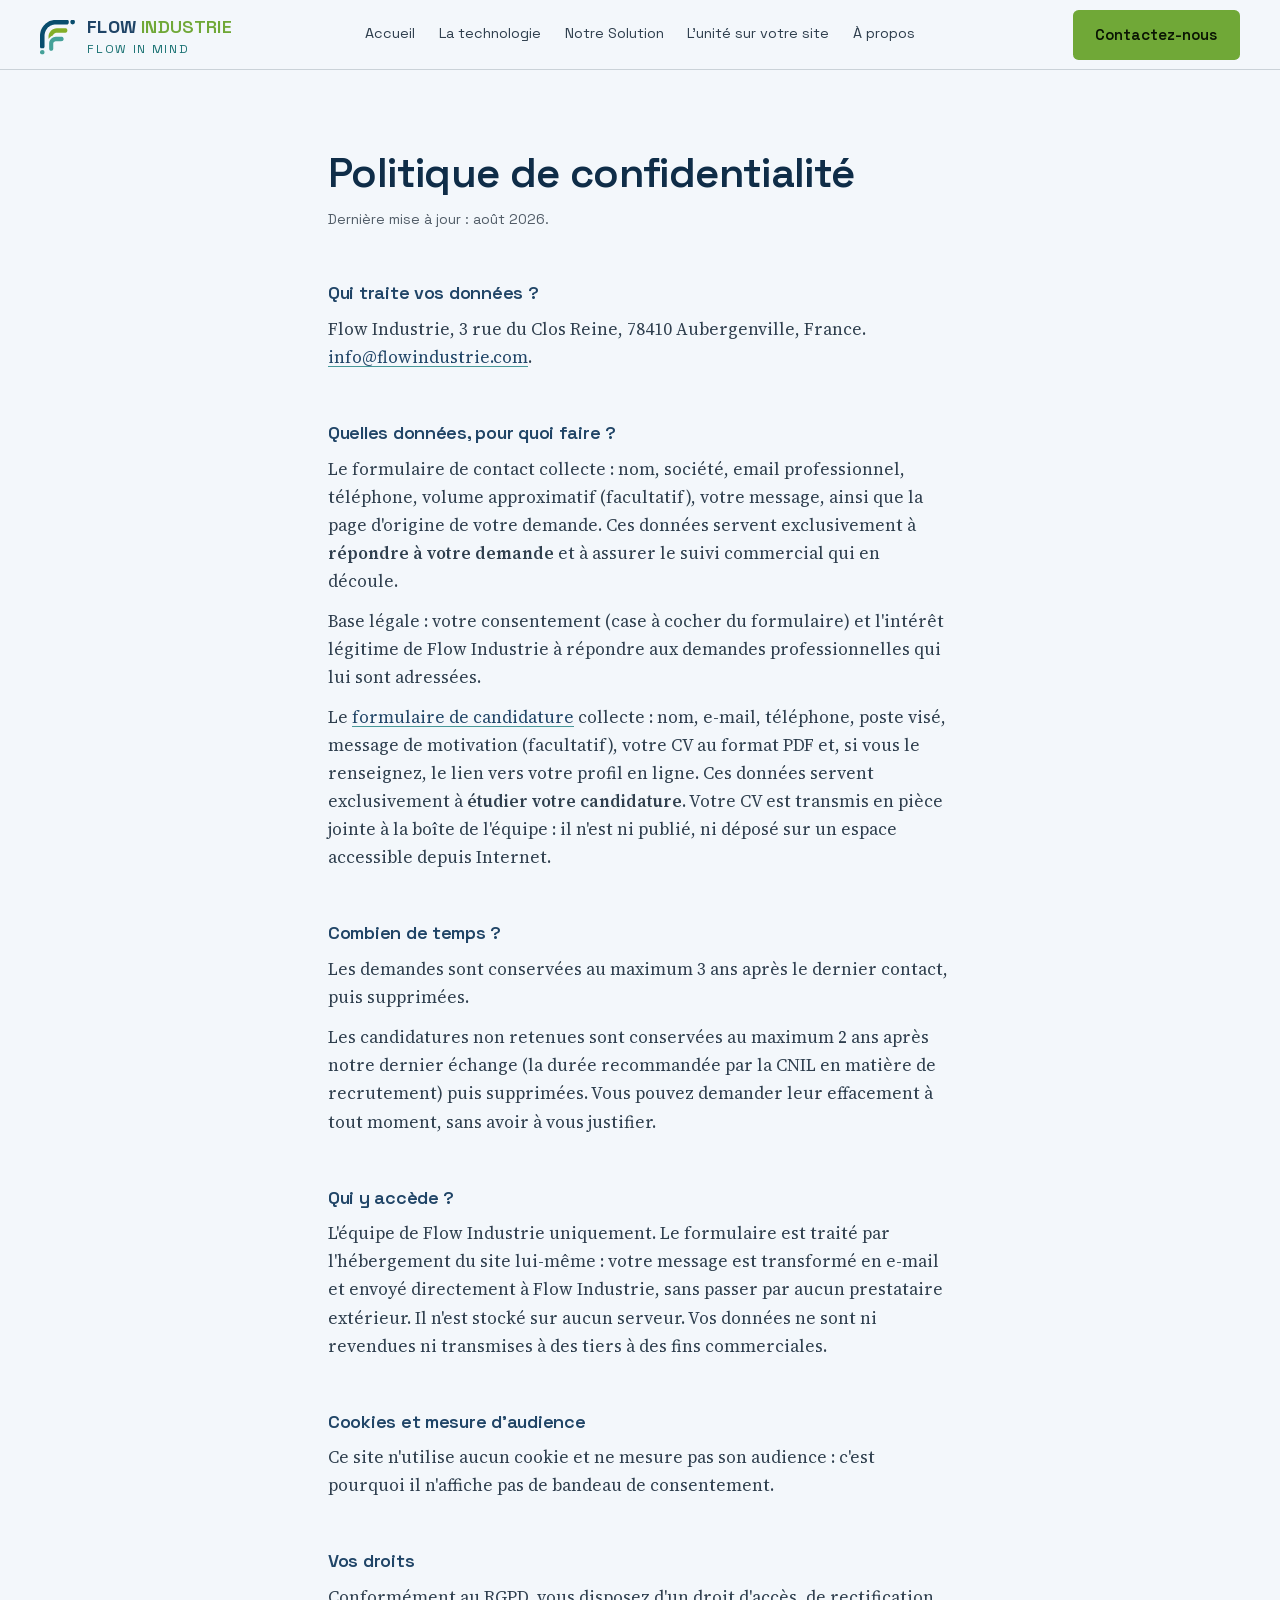
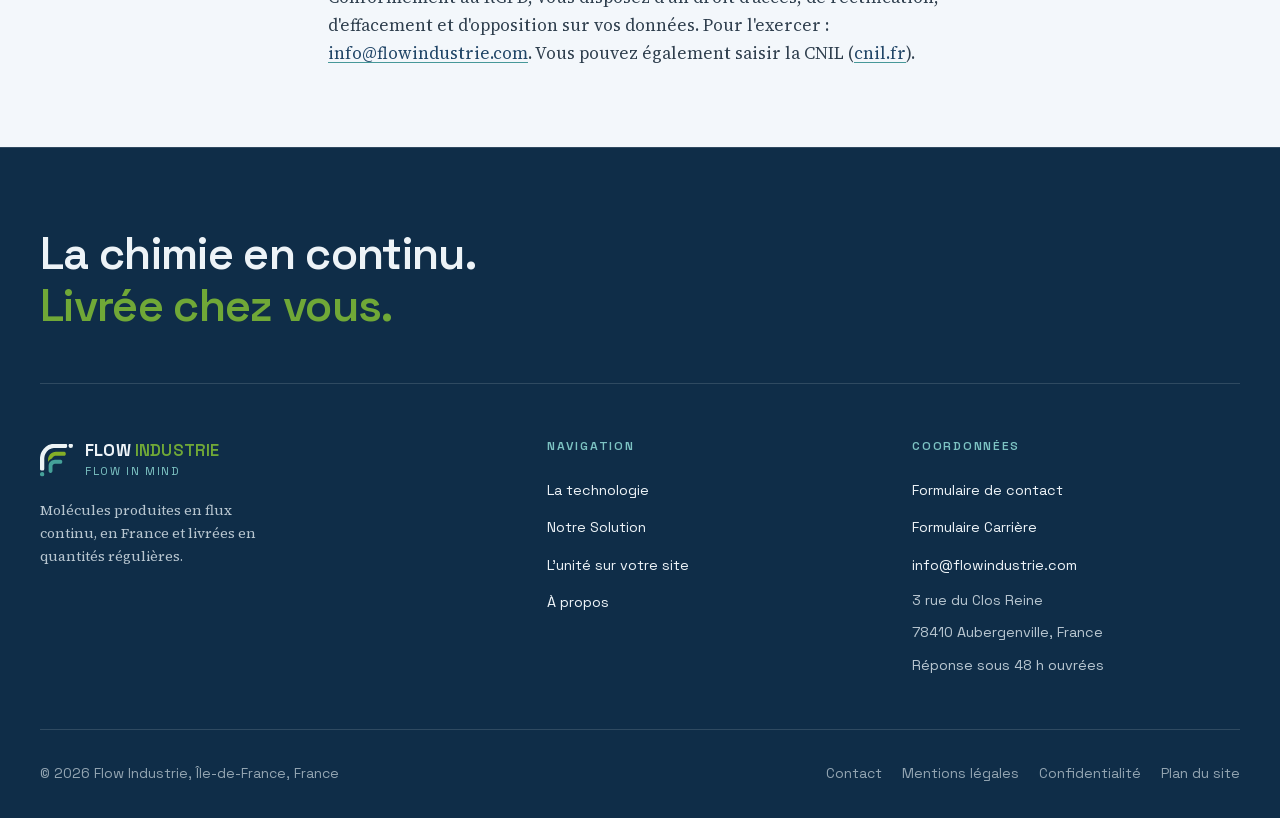
<file: confidentialite/index.html>
<!DOCTYPE html><html lang="fr"> <head><meta name="robots" content="noindex, nofollow"><meta charset="utf-8"><meta name="viewport" content="width=device-width, initial-scale=1"><title>Politique de confidentialité | Flow Industrie</title><meta name="description" content="Politique de confidentialité et traitement des données personnelles du site Flow Industrie."><link rel="canonical" href="https://www.flowindustrie.com/confidentialite/"><link rel="icon" href="../favicon.svg" type="image/svg+xml"><link rel="sitemap" href="../sitemap-index.xml"><meta property="og:type" content="website"><meta property="og:locale" content="fr_FR"><meta property="og:site_name" content="Flow Industrie"><meta property="og:title" content="Politique de confidentialité | Flow Industrie"><meta property="og:description" content="Politique de confidentialité et traitement des données personnelles du site Flow Industrie."><meta property="og:url" content="https://www.flowindustrie.com/confidentialite/"><meta property="og:image" content="https://www.flowindustrie.com/images/og-unite-modulaire.jpg"><meta property="og:image:width" content="1200"><meta property="og:image:height" content="630"><meta property="og:image:alt" content="Vue de conception de l'unité modulaire de production chimique en flux continu Flow Industrie."><meta name="twitter:card" content="summary_large_image"><link rel="stylesheet" href="../_astro/polices.css"><script type="application/ld+json">{"@context":"https://schema.org","@type":"Organization","name":"Flow Industrie","slogan":"Flow in Mind","description":"Flow Industrie produit vos molécules chimiques en flux continu, en France et vous livre en quantités régulières : la même molécule, sans l'import.","url":"https://www.flowindustrie.com/","logo":"https://www.flowindustrie.com/images/logo-flow-industrie.png","email":"info@flowindustrie.com","address":{"@type":"PostalAddress","streetAddress":"3 rue du Clos Reine","postalCode":"78410","addressLocality":"Aubergenville","addressRegion":"Île-de-France","addressCountry":"FR"}}</script><script>
      (function () {
        var racine = document.documentElement;
        if (window.matchMedia('(prefers-reduced-motion: reduce)').matches) return;
        racine.classList.add('js-mouvement');
        window.setTimeout(function () {
          if (racine.dataset.mouvement !== 'pret') racine.classList.remove('js-mouvement');
        }, 2500);
      })();
    </script><link rel="stylesheet" href="../_astro/a-propos.DqSEigQd.css">
<style>.page-legale[data-astro-cid-yhmnoo4t] .wrap[data-astro-cid-yhmnoo4t]{padding-block:var(--space-2xl)}h1[data-astro-cid-yhmnoo4t]{font-size:clamp(1.8rem,3.6vw,2.6rem);color:var(--color-petrol-deep)}.maj[data-astro-cid-yhmnoo4t]{font-family:var(--font-display);font-size:var(--text-sm);color:var(--color-muted);margin-top:var(--space-sm)}h2[data-astro-cid-yhmnoo4t]{font-size:var(--text-h3);color:var(--color-petrol);margin-top:var(--space-xl)}p[data-astro-cid-yhmnoo4t]{margin-top:var(--space-sm);color:var(--color-ink-2)}
</style><link rel="stylesheet" href="../_astro/mobile-partage.css"></head> <body> <a class="saut-contenu" href="#contenu">Aller au contenu principal</a> <header class="entete" data-astro-cid-dmqpwcec>  <!-- Niveau 2 : barre principale --> <div class="wrap barre" data-astro-cid-dmqpwcec> <a class="marque" href="../index.html" data-astro-cid-dmqpwcec>  <img class="marque-signe" src="../logo-flow-industrie.svg" alt="" width="972" height="959" data-astro-cid-dmqpwcec> <span class="marque-texte" data-astro-cid-dmqpwcec> <span class="marque-nom" data-astro-cid-dmqpwcec><b data-astro-cid-dmqpwcec>FLOW</b> <span data-astro-cid-dmqpwcec>INDUSTRIE</span></span> <span class="marque-baseline" data-astro-cid-dmqpwcec>Flow in Mind</span> </span> </a> <nav class="liens" id="menu-principal" aria-label="Navigation principale" data-astro-cid-dmqpwcec> <a href="../index.html" data-astro-cid-dmqpwcec> Accueil </a><a href="../technologie/index.html" data-astro-cid-dmqpwcec> La technologie </a><a href="../applications/index.html" data-astro-cid-dmqpwcec> Notre Solution </a><a href="../unite-sur-votre-site/index.html" data-astro-cid-dmqpwcec> L&#39;unité sur votre site </a><a href="../a-propos/index.html" data-astro-cid-dmqpwcec> À propos </a> <a class="btn btn-accent cta-menu" href="../contact/index.html" data-astro-cid-dmqpwcec>Contactez-nous</a> </nav> <div class="actions-entete" data-astro-cid-dmqpwcec><a class="btn btn-accent cta-entete" href="../contact/index.html" data-astro-cid-dmqpwcec>Contactez-nous</a><button type="button" class="bouton-menu" id="bouton-menu" aria-controls="menu-principal" aria-expanded="false" data-astro-cid-dmqpwcec><span class="barres-menu" aria-hidden="true" data-astro-cid-dmqpwcec><span data-astro-cid-dmqpwcec></span><span data-astro-cid-dmqpwcec></span><span data-astro-cid-dmqpwcec></span></span>Menu</button></div> </div> </header>  <script type="module">const t=document.querySelector(".entete");if(t){let s=null;const l=()=>{const e=window.scrollY>8;e!==s&&(s=e,e?t.dataset.defile="":delete t.dataset.defile)};window.addEventListener("scroll",l,{passive:!0}),l()}</script> <main id="contenu">  <section class="page-legale" data-astro-cid-yhmnoo4t> <div class="wrap wrap-lecture" data-astro-cid-yhmnoo4t> <h1 data-astro-cid-yhmnoo4t>Politique de confidentialité</h1>  <p class="maj" data-astro-cid-yhmnoo4t>Dernière mise à jour : août 2026.</p> <h2 data-astro-cid-yhmnoo4t>Qui traite vos données ?</h2> <p data-astro-cid-yhmnoo4t> Flow Industrie, 3 rue du Clos Reine, 78410 Aubergenville, France. <a class="lien-texte" href="mailto:info@flowindustrie.com" data-astro-cid-yhmnoo4t>info@flowindustrie.com</a>.
</p> <h2 data-astro-cid-yhmnoo4t>Quelles données, pour quoi faire ?</h2> <p data-astro-cid-yhmnoo4t>
Le formulaire de contact collecte : nom, société, email professionnel, téléphone, volume approximatif (facultatif), votre message, ainsi que la page d'origine
        de votre demande. Ces données servent exclusivement à <strong data-astro-cid-yhmnoo4t>répondre à votre
        demande</strong> et à assurer le suivi commercial qui en découle.
</p> <p data-astro-cid-yhmnoo4t>
Base légale : votre consentement (case à cocher du formulaire) et l'intérêt légitime de
Flow Industrie à répondre aux demandes professionnelles qui lui sont adressées.
</p> <p data-astro-cid-yhmnoo4t>
Le <a class="lien-texte" href="../carriere/index.html" data-astro-cid-yhmnoo4t>formulaire de candidature</a> collecte : nom,
        e-mail, téléphone, poste visé, message de motivation (facultatif), votre CV au format PDF
        et, si vous le renseignez, le lien vers votre profil en ligne. Ces données servent
        exclusivement à <strong data-astro-cid-yhmnoo4t>étudier votre candidature</strong>. Votre CV est transmis en pièce
        jointe à la boîte de l'équipe : il n'est ni publié, ni déposé sur un espace accessible
        depuis Internet.
</p> <h2 data-astro-cid-yhmnoo4t>Combien de temps ?</h2> <p data-astro-cid-yhmnoo4t>
Les demandes sont conservées au maximum 3 ans après le dernier contact, puis supprimées.
</p> <p data-astro-cid-yhmnoo4t>
Les candidatures non retenues sont conservées au maximum 2 ans après notre dernier échange (la durée recommandée par la CNIL en matière de recrutement) puis supprimées. Vous pouvez
        demander leur effacement à tout moment, sans avoir à vous justifier.
</p> <h2 data-astro-cid-yhmnoo4t>Qui y accède ?</h2> <p data-astro-cid-yhmnoo4t>
L'équipe de Flow Industrie uniquement. Le formulaire est traité par
        l'hébergement du site lui-même : votre message est transformé en e-mail et envoyé
        directement à Flow Industrie, sans passer par aucun prestataire extérieur. Il n'est
        stocké sur aucun serveur.
        Vos données ne sont ni revendues ni transmises à des tiers à des fins commerciales.
</p> <h2 data-astro-cid-yhmnoo4t>Cookies et mesure d'audience</h2> <p data-astro-cid-yhmnoo4t>
Ce site n'utilise aucun cookie et ne mesure pas son audience : c'est pourquoi il n'affiche pas de bandeau de consentement.
</p> <h2 data-astro-cid-yhmnoo4t>Vos droits</h2> <p data-astro-cid-yhmnoo4t>
Conformément au RGPD, vous disposez d'un droit d'accès, de rectification, d'effacement et
        d'opposition sur vos données. Pour l'exercer :
<a class="lien-texte" href="mailto:info@flowindustrie.com" data-astro-cid-yhmnoo4t>info@flowindustrie.com</a>. Vous pouvez également
        saisir la CNIL (<a class="lien-texte" href="https://www.cnil.fr" rel="noopener" data-astro-cid-yhmnoo4t>cnil.fr</a>).
</p> </div> </section>  </main> <footer class="pied" data-astro-cid-yrghxkbj>  <div class="wrap" data-anim-groupe="monte" data-astro-cid-yrghxkbj>  <p class="declaration" data-astro-cid-yrghxkbj> <span data-astro-cid-yrghxkbj>La chimie en continu.</span> <span class="chez-vous" data-astro-cid-yrghxkbj>Livrée chez vous.</span> </p> <div class="colonnes" data-astro-cid-yrghxkbj> <div class="bloc-marque" data-astro-cid-yrghxkbj> <a class="marque" href="../index.html" data-astro-cid-yrghxkbj>  <img class="marque-signe" src="../logo-flow-industrie-fond-sombre.svg" alt="" width="972" height="959" data-astro-cid-yrghxkbj> <span class="marque-texte" data-astro-cid-yrghxkbj> <span class="marque-nom" data-astro-cid-yrghxkbj><b data-astro-cid-yrghxkbj>FLOW</b> <span data-astro-cid-yrghxkbj>INDUSTRIE</span></span> <span class="marque-baseline" data-astro-cid-yrghxkbj>Flow in Mind</span> </span> </a>  <p class="description" data-astro-cid-yrghxkbj>
Molécules produites en flux continu, en France et livrées en quantités
          régulières.
</p> </div> <nav class="colonne" aria-labelledby="pied-navigation" data-astro-cid-yrghxkbj> <p class="colonne-titre" id="pied-navigation" data-astro-cid-yrghxkbj>Navigation</p> <ul data-astro-cid-yrghxkbj> <li data-astro-cid-yrghxkbj> <a href="../technologie/index.html" data-astro-cid-yrghxkbj>La technologie</a> </li><li data-astro-cid-yrghxkbj> <a href="../applications/index.html" data-astro-cid-yrghxkbj>Notre Solution</a> </li><li data-astro-cid-yrghxkbj> <a href="../unite-sur-votre-site/index.html" data-astro-cid-yrghxkbj>L&#39;unité sur votre site</a> </li><li data-astro-cid-yrghxkbj> <a href="../a-propos/index.html" data-astro-cid-yrghxkbj>À propos</a> </li></ul> </nav> <div class="colonne" data-astro-cid-yrghxkbj> <p class="colonne-titre" id="pied-coordonnees" data-astro-cid-yrghxkbj>Coordonnées</p>  <address aria-labelledby="pied-coordonnees" data-astro-cid-yrghxkbj> <ul data-astro-cid-yrghxkbj>  <li data-astro-cid-yrghxkbj><a href="../contact/index.html" data-astro-cid-yrghxkbj>Formulaire de contact</a></li>  <li data-astro-cid-yrghxkbj><a href="../carriere/index.html" data-astro-cid-yrghxkbj>Formulaire Carrière</a></li> <li data-astro-cid-yrghxkbj><a href="mailto:info@flowindustrie.com" data-astro-cid-yrghxkbj>info@flowindustrie.com</a></li> <li data-astro-cid-yrghxkbj>3 rue du Clos Reine</li> <li data-astro-cid-yrghxkbj>78410 Aubergenville, France</li> <li data-astro-cid-yrghxkbj>Réponse sous 48 h ouvrées</li> </ul> </address> </div> </div> <div class="rangee" data-astro-cid-yrghxkbj>  <span data-astro-cid-yrghxkbj>© 2026 Flow Industrie, Île-de-France, France</span> <nav aria-label="Liens de bas de page" data-astro-cid-yrghxkbj> <a href="../contact/index.html" data-astro-cid-yrghxkbj>Contact</a> <a href="../mentions-legales/index.html" data-astro-cid-yrghxkbj>Mentions légales</a> <a href="../confidentialite/index.html" data-astro-cid-yrghxkbj>Confidentialité</a> <a href="../plan-du-site/index.html" data-astro-cid-yrghxkbj>Plan du site</a> </nav> </div> </div> </footer>  <script type="module">const s=document.documentElement;if(s.classList.contains("js-mouvement")){const o=Array.from(document.querySelectorAll("[data-anim], [data-anim-groupe]"));if(!("IntersectionObserver"in window))o.forEach(e=>e.classList.add("vu"));else{const e=new IntersectionObserver(t=>{for(const n of t)n.isIntersecting&&(n.target.classList.add("vu"),e.unobserve(n.target))},{rootMargin:"0px 0px -10% 0px"});document.body.offsetHeight,o.forEach(t=>e.observe(t))}s.dataset.mouvement="pret"}</script> <dialog class="panneau-contact" id="panneau-contact" aria-labelledby="panneau-titre"><div class="panneau-tete"><div><h2 id="panneau-titre" class="titre">Une question, un projet&nbsp;?</h2></div><button type="button" class="panneau-croix" aria-label="Fermer le formulaire"><svg viewBox="0 0 24 24" width="20" height="20" fill="none" stroke="currentColor" stroke-width="1.7" stroke-linecap="round" aria-hidden="true"><path d="m6 6 12 12M18 6 6 18"/></svg></button></div><div class="panneau-corps"><form class="formulaire carte" id="pan-formulaire-contact" data-anim="carte" action="/envoi/contact.php" method="POST" data-astro-cid-qtd5vjyj> <!-- Piège à robots : un humain ne remplit jamais ce champ. --> <input type="checkbox" name="botcheck" class="piege" tabindex="-1" autocomplete="off" data-astro-cid-qtd5vjyj> <!-- Traçage de la source du lead, rempli par le script en bas de composant. --> <input type="hidden" name="page_origine" id="pan-page_origine" data-astro-cid-qtd5vjyj> <input type="hidden" name="referent" id="pan-referent" data-astro-cid-qtd5vjyj> <input type="hidden" name="utm_source" id="pan-utm_source" data-astro-cid-qtd5vjyj> <input type="hidden" name="utm_medium" id="pan-utm_medium" data-astro-cid-qtd5vjyj> <input type="hidden" name="utm_campaign" id="pan-utm_campaign" data-astro-cid-qtd5vjyj> <ul class="formulaire-appui"><li><svg class="glyphe" viewBox="0 0 24 24" width="15" height="15" fill="none" stroke="currentColor" stroke-width="2" stroke-linecap="round" stroke-linejoin="round" aria-hidden="true"><path d="m4 12.5 5 5L20 6.5"/></svg><span>Réponse sous 48 h ouvrées en toute confidentialité</span></li></ul> <div class="duo" data-astro-cid-qtd5vjyj> <label data-astro-cid-qtd5vjyj>
Nom et prénom
<input type="text" name="nom" autocomplete="name" required data-astro-cid-qtd5vjyj> </label> <label data-astro-cid-qtd5vjyj>
Société
<input type="text" name="societe" autocomplete="organization" required data-astro-cid-qtd5vjyj> </label> </div> <div class="duo" data-astro-cid-qtd5vjyj> <label data-astro-cid-qtd5vjyj>
Email professionnel
<input type="email" name="email" autocomplete="email" required data-astro-cid-qtd5vjyj> </label> <label data-astro-cid-qtd5vjyj>
Téléphone
<input type="tel" name="telephone" autocomplete="tel" required data-astro-cid-qtd5vjyj> </label> </div> <label data-astro-cid-qtd5vjyj>
Sujet
<input type="text" name="sujet" required placeholder="En quelques mots, l'objet de votre demande" data-astro-cid-qtd5vjyj> </label> <label data-astro-cid-qtd5vjyj>
Message
<textarea name="message" rows="4" required placeholder="Décrivez-nous votre question / projet…" data-astro-cid-qtd5vjyj></textarea> </label> <label class="consentement" data-astro-cid-qtd5vjyj> <input type="checkbox" name="consentement" required data-astro-cid-qtd5vjyj> <span data-astro-cid-qtd5vjyj>
J'accepte que Flow Industrie utilise ces informations pour répondre à ma demande. Voir la
<a class="lien-texte" href="../confidentialite/index.html" data-astro-cid-qtd5vjyj>politique de confidentialité</a>.
</span> </label> <p class="erreur" id="pan-erreur-envoi" role="alert" hidden data-astro-cid-qtd5vjyj>
L'envoi n'a pas abouti. Réessayez dans un instant, ou écrivez-nous directement à
<a href="mailto:info@flowindustrie.com" data-astro-cid-qtd5vjyj>info@flowindustrie.com</a>.
</p> <button class="btn btn-accent" type="submit" data-astro-cid-qtd5vjyj>Envoyer ma demande</button> <p class="note" data-astro-cid-qtd5vjyj>Réponse sous 48 h ouvrées. Vos informations ne sont ni revendues ni transmises à des tiers.</p> </form><div class="remerciement carte" id="pan-remerciement" tabindex="-1" hidden data-astro-cid-qtd5vjyj> <p class="marque" aria-hidden="true" data-astro-cid-qtd5vjyj>✓</p> <h3 data-astro-cid-qtd5vjyj>Merci, votre demande nous est parvenue.</h3> <p data-astro-cid-qtd5vjyj>
Elle arrive directement dans la boîte de l'équipe. Un ingénieur procédés la lit et vous
    répond sous 48 h ouvrées, le temps de regarder sérieusement ce que vous nous
    décrivez.
</p> <p data-astro-cid-qtd5vjyj>
Un oubli, un document à joindre ? Écrivez-nous à
<a class="lien-texte" href="mailto:info@flowindustrie.com" data-astro-cid-qtd5vjyj>info@flowindustrie.com</a>.
</p> <p class="note" data-astro-cid-qtd5vjyj>
En attendant, <a class="lien-texte" href="../technologie/index.html" data-astro-cid-qtd5vjyj>la technologie</a> et
<a class="lien-texte" href="../index.html#notre-solution" data-astro-cid-qtd5vjyj>notre solution</a> répondent déjà à une bonne partie
    des questions.
</p> </div></div></dialog><div class="barre-mobile"><a class="btn btn-accent" href="../contact/index.html">Contactez-nous</a></div><script src="../_astro/panneau-contact.js" defer></script><script src="../_astro/entete-mobile.js" defer></script><script src="../_astro/mobile.js" defer></script></body> </html>
</file>
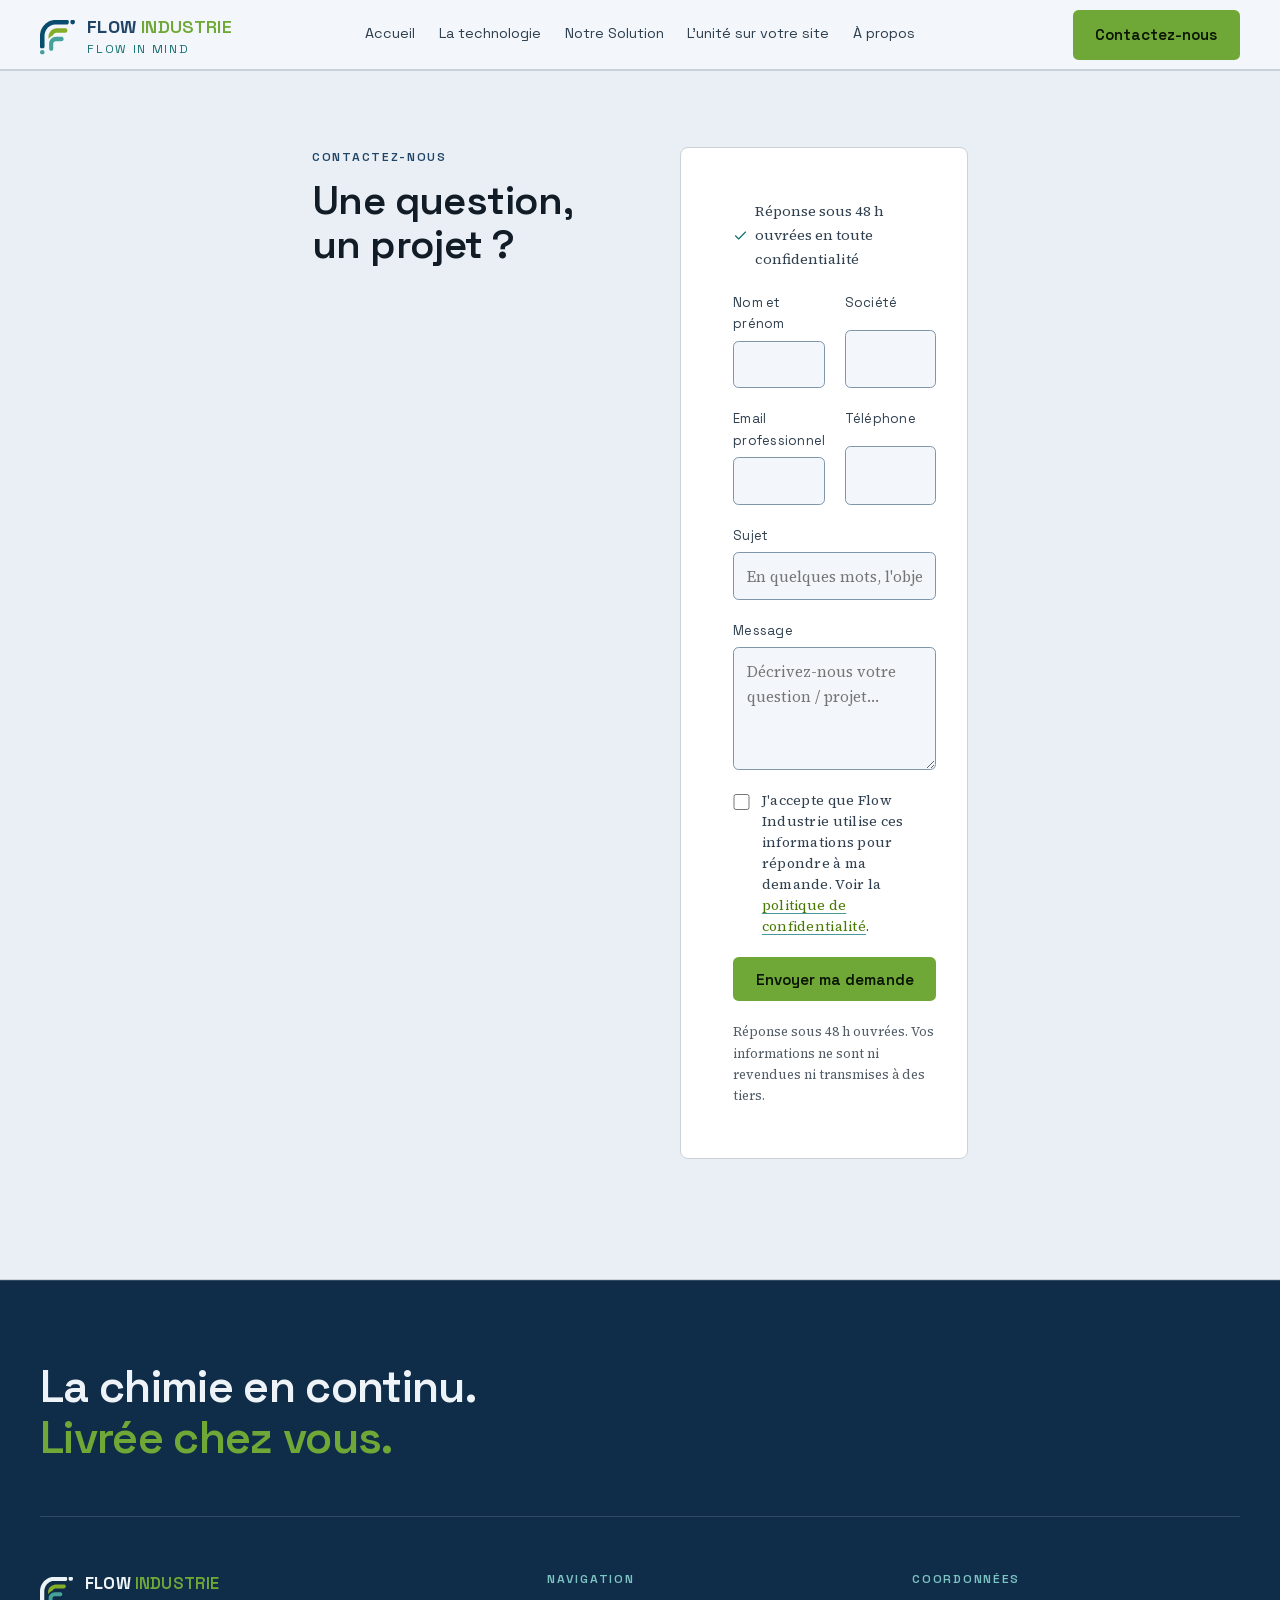
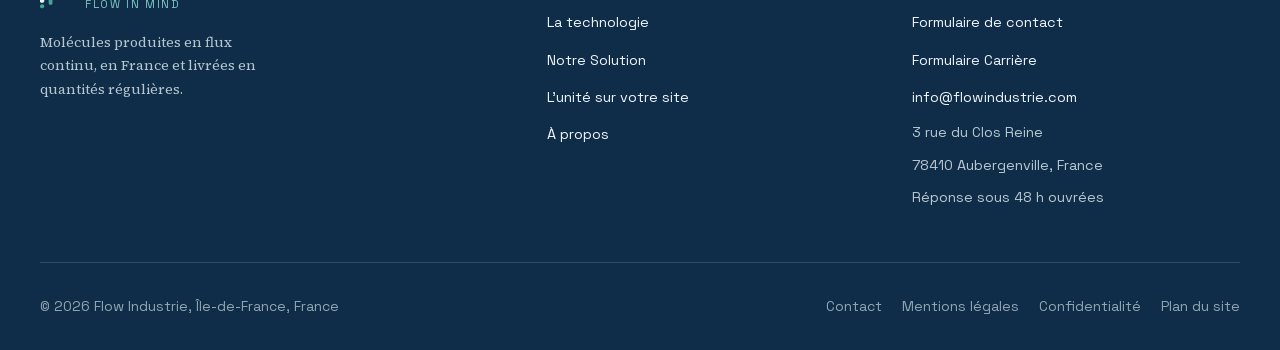
<file: contact/index.html>
<!DOCTYPE html><html lang="fr"> <head><meta name="robots" content="noindex, nofollow"><meta charset="utf-8"><meta name="viewport" content="width=device-width, initial-scale=1"><title>Contact : parlons de vos molécules | Flow Industrie</title><meta name="description" content="Contactez Flow Industrie : étude de faisabilité de vos molécules, sécurisation d'approvisionnement, question technique. Réponse d'un ingénieur procédés sous 48 h ouvrées."><link rel="canonical" href="https://www.flowindustrie.com/contact/"><link rel="icon" href="../favicon.svg" type="image/svg+xml"><link rel="sitemap" href="../sitemap-index.xml"><meta property="og:type" content="website"><meta property="og:locale" content="fr_FR"><meta property="og:site_name" content="Flow Industrie"><meta property="og:title" content="Contact : parlons de vos molécules | Flow Industrie"><meta property="og:description" content="Contactez Flow Industrie : étude de faisabilité de vos molécules, sécurisation d'approvisionnement, question technique. Réponse d'un ingénieur procédés sous 48 h ouvrées."><meta property="og:url" content="https://www.flowindustrie.com/contact/"><meta property="og:image" content="https://www.flowindustrie.com/images/og-unite-modulaire.jpg"><meta property="og:image:width" content="1200"><meta property="og:image:height" content="630"><meta property="og:image:alt" content="Vue de conception de l'unité modulaire de production chimique en flux continu Flow Industrie."><meta name="twitter:card" content="summary_large_image"><link rel="stylesheet" href="../_astro/polices.css"><script type="application/ld+json">{"@context":"https://schema.org","@type":"Organization","name":"Flow Industrie","slogan":"Flow in Mind","description":"Flow Industrie produit vos molécules chimiques en flux continu, en France et vous livre en quantités régulières : la même molécule, sans l'import.","url":"https://www.flowindustrie.com/","logo":"https://www.flowindustrie.com/images/logo-flow-industrie.png","email":"info@flowindustrie.com","address":{"@type":"PostalAddress","streetAddress":"3 rue du Clos Reine","postalCode":"78410","addressLocality":"Aubergenville","addressRegion":"Île-de-France","addressCountry":"FR"}}</script><script>
      (function () {
        var racine = document.documentElement;
        if (window.matchMedia('(prefers-reduced-motion: reduce)').matches) return;
        racine.classList.add('js-mouvement');
        window.setTimeout(function () {
          if (racine.dataset.mouvement !== 'pret') racine.classList.remove('js-mouvement');
        }, 2500);
      })();
    </script><link rel="stylesheet" href="../_astro/a-propos.DqSEigQd.css">
<link rel="stylesheet" href="../_astro/_slug_.DBGJDcz1.css"><link rel="stylesheet" href="../_astro/mobile-partage.css"></head> <body> <a class="saut-contenu" href="#contenu">Aller au contenu principal</a> <header class="entete" data-astro-cid-dmqpwcec>  <!-- Niveau 2 : barre principale --> <div class="wrap barre" data-astro-cid-dmqpwcec> <a class="marque" href="../index.html" data-astro-cid-dmqpwcec>  <img class="marque-signe" src="../logo-flow-industrie.svg" alt="" width="972" height="959" data-astro-cid-dmqpwcec> <span class="marque-texte" data-astro-cid-dmqpwcec> <span class="marque-nom" data-astro-cid-dmqpwcec><b data-astro-cid-dmqpwcec>FLOW</b> <span data-astro-cid-dmqpwcec>INDUSTRIE</span></span> <span class="marque-baseline" data-astro-cid-dmqpwcec>Flow in Mind</span> </span> </a> <nav class="liens" id="menu-principal" aria-label="Navigation principale" data-astro-cid-dmqpwcec> <a href="../index.html" data-astro-cid-dmqpwcec> Accueil </a><a href="../technologie/index.html" data-astro-cid-dmqpwcec> La technologie </a><a href="../applications/index.html" data-astro-cid-dmqpwcec> Notre Solution </a><a href="../unite-sur-votre-site/index.html" data-astro-cid-dmqpwcec> L&#39;unité sur votre site </a><a href="../a-propos/index.html" data-astro-cid-dmqpwcec> À propos </a> <a class="btn btn-accent cta-menu" href="../contact/index.html" data-astro-cid-dmqpwcec>Contactez-nous</a> </nav> <div class="actions-entete" data-astro-cid-dmqpwcec><a class="btn btn-accent cta-entete" href="../contact/index.html" data-astro-cid-dmqpwcec>Contactez-nous</a><button type="button" class="bouton-menu" id="bouton-menu" aria-controls="menu-principal" aria-expanded="false" data-astro-cid-dmqpwcec><span class="barres-menu" aria-hidden="true" data-astro-cid-dmqpwcec><span data-astro-cid-dmqpwcec></span><span data-astro-cid-dmqpwcec></span><span data-astro-cid-dmqpwcec></span></span>Menu</button></div> </div> </header>  <script type="module">const t=document.querySelector(".entete");if(t){let s=null;const l=()=>{const e=window.scrollY>8;e!==s&&(s=e,e?t.dataset.defile="":delete t.dataset.defile)};window.addEventListener("scroll",l,{passive:!0}),l()}</script> <main id="contenu"> <section class="contact" id="contact" data-astro-cid-riavxups> <div class="wrap" data-astro-cid-riavxups>  <div class="contact-tete" data-anim-groupe="monte" data-astro-cid-riavxups><p class="surtitre" data-astro-cid-riavxups>Contactez-nous</p><h1 class="titre" data-astro-cid-riavxups>Une question, un projet&nbsp;?</h1></div> <div class="zone-envoi" data-astro-cid-qtd5vjyj> <form class="formulaire carte" id="formulaire-contact" data-anim="carte" action="/envoi/contact.php" method="POST" data-astro-cid-qtd5vjyj> <!-- Piège à robots : un humain ne remplit jamais ce champ. --> <input type="checkbox" name="botcheck" class="piege" tabindex="-1" autocomplete="off" data-astro-cid-qtd5vjyj> <!-- Traçage de la source du lead, rempli par le script en bas de composant. --> <input type="hidden" name="page_origine" id="page_origine" data-astro-cid-qtd5vjyj> <input type="hidden" name="referent" id="referent" data-astro-cid-qtd5vjyj> <input type="hidden" name="utm_source" id="utm_source" data-astro-cid-qtd5vjyj> <input type="hidden" name="utm_medium" id="utm_medium" data-astro-cid-qtd5vjyj> <input type="hidden" name="utm_campaign" id="utm_campaign" data-astro-cid-qtd5vjyj> <ul class="formulaire-appui"><li><svg class="glyphe" viewBox="0 0 24 24" width="15" height="15" fill="none" stroke="currentColor" stroke-width="2" stroke-linecap="round" stroke-linejoin="round" aria-hidden="true"><path d="m4 12.5 5 5L20 6.5"/></svg><span>Réponse sous 48 h ouvrées en toute confidentialité</span></li></ul> <div class="duo" data-astro-cid-qtd5vjyj> <label data-astro-cid-qtd5vjyj>
Nom et prénom
<input type="text" name="nom" autocomplete="name" required data-astro-cid-qtd5vjyj> </label> <label data-astro-cid-qtd5vjyj>
Société
<input type="text" name="societe" autocomplete="organization" required data-astro-cid-qtd5vjyj> </label> </div> <div class="duo" data-astro-cid-qtd5vjyj> <label data-astro-cid-qtd5vjyj>
Email professionnel
<input type="email" name="email" autocomplete="email" required data-astro-cid-qtd5vjyj> </label> <label data-astro-cid-qtd5vjyj>
Téléphone
<input type="tel" name="telephone" autocomplete="tel" required data-astro-cid-qtd5vjyj> </label> </div> <label data-astro-cid-qtd5vjyj>
Sujet
<input type="text" name="sujet" required placeholder="En quelques mots, l'objet de votre demande" data-astro-cid-qtd5vjyj> </label> <label data-astro-cid-qtd5vjyj>
Message
<textarea name="message" rows="4" required placeholder="Décrivez-nous votre question / projet…" data-astro-cid-qtd5vjyj></textarea> </label> <label class="consentement" data-astro-cid-qtd5vjyj> <input type="checkbox" name="consentement" required data-astro-cid-qtd5vjyj> <span data-astro-cid-qtd5vjyj>
J'accepte que Flow Industrie utilise ces informations pour répondre à ma demande. Voir la
<a class="lien-texte" href="../confidentialite/index.html" data-astro-cid-qtd5vjyj>politique de confidentialité</a>.
</span> </label> <p class="erreur" id="erreur-envoi" role="alert" hidden data-astro-cid-qtd5vjyj>
L'envoi n'a pas abouti. Réessayez dans un instant, ou écrivez-nous directement à
<a href="mailto:info@flowindustrie.com" data-astro-cid-qtd5vjyj>info@flowindustrie.com</a>.
</p> <button class="btn btn-accent" type="submit" data-astro-cid-qtd5vjyj>Envoyer ma demande</button> <p class="note" data-astro-cid-qtd5vjyj>Réponse sous 48 h ouvrées. Vos informations ne sont ni revendues ni transmises à des tiers.</p> </form>  <div class="remerciement carte" id="remerciement" tabindex="-1" hidden data-astro-cid-qtd5vjyj> <p class="marque" aria-hidden="true" data-astro-cid-qtd5vjyj>✓</p> <h3 data-astro-cid-qtd5vjyj>Merci, votre demande nous est parvenue.</h3> <p data-astro-cid-qtd5vjyj>
Elle arrive directement dans la boîte de l'équipe. Un ingénieur procédés la lit et vous
    répond sous 48 h ouvrées, le temps de regarder sérieusement ce que vous nous
    décrivez.
</p> <p data-astro-cid-qtd5vjyj>
Un oubli, un document à joindre ? Écrivez-nous à
<a class="lien-texte" href="mailto:info@flowindustrie.com" data-astro-cid-qtd5vjyj>info@flowindustrie.com</a>.
</p> <p class="note" data-astro-cid-qtd5vjyj>
En attendant, <a class="lien-texte" href="../technologie/index.html" data-astro-cid-qtd5vjyj>la technologie</a> et
<a class="lien-texte" href="../index.html#notre-solution" data-astro-cid-qtd5vjyj>notre solution</a> répondent déjà à une bonne partie
    des questions.
</p> </div> </div> <script>
  // Traçage de la source du lead, sans cookie, sans traceur tiers.
  (function () {
    const params = new URLSearchParams(window.location.search);
    const remplir = (id, valeur) => {
      const champ = document.getElementById(id);
      if (champ) champ.value = valeur || '';
    };
    remplir('page_origine', window.location.pathname + window.location.search);
    remplir('referent', document.referrer || 'accès direct');
    remplir('utm_source', params.get('utm_source'));
    remplir('utm_medium', params.get('utm_medium'));
    remplir('utm_campaign', params.get('utm_campaign'));
  })();
</script> <script>
  /* Envoi en arrière-plan, pour que le remerciement s'affiche SUR le site.
     Ce script reste en ligne, jamais différé, comme celui de traçage au-dessus : un
     formulaire dont l'envoi part nativement pendant que son script se charge encore
     enverrait le visiteur sur la page du prestataire de formulaires, précisément ce
     qu'on corrige ici.

     Le repli sans JavaScript n'a rien à faire de ce bloc : si le script ne s'exécute
     pas, `submit` n'est jamais intercepté, le navigateur poste le formulaire comme
     n'importe quel formulaire. Le serveur renvoie alors sur la page de remerciement.
     Aucun état ne dépend du script pour être lisible. */
  (function () {
    const form = document.getElementById('formulaire-contact');
    const remerciement = document.getElementById('remerciement');
    const erreur = document.getElementById('erreur-envoi');
    if (!form || !remerciement || !erreur) return;

    const bouton = form.querySelector('button[type="submit"]');
    const libelle = bouton.textContent;

    form.addEventListener('submit', async function (evenement) {
      evenement.preventDefault();
      erreur.hidden = true;
      bouton.disabled = true;
      bouton.textContent = 'Envoi en cours…';

      /* Le formulaire part tel quel, dans le format que le navigateur produit
         nativement. L'en-tête `Accept` est le seul ajout : il demande au serveur de
         répondre en JSON plutôt que de renvoyer sur la page de remerciement, pour que
         le remerciement s'affiche ici sans quitter la page. */
      try {
        const reponse = await fetch('/envoi/contact.php', {
          method: 'POST',
          headers: { Accept: 'application/json' },
          body: new FormData(form),
        });
        const resultat = await reponse.json();
        if (!resultat.success) throw new Error(resultat.message || 'envoi refusé');

        form.hidden = true;
        remerciement.hidden = false;
        remerciement.focus();
      } catch (_) {
        /* Rien n'est effacé : le visiteur retrouve ses champs remplis et peut renvoyer.
           Perdre un message écrit à la main sur une coupure réseau serait le pire des
           dénouements pour la seule conversion du site. */
        erreur.hidden = false;
        bouton.disabled = false;
        bouton.textContent = libelle;
      }
    });
  })();
</script>  </div> </section>  </main> <footer class="pied" data-astro-cid-yrghxkbj>  <div class="wrap" data-anim-groupe="monte" data-astro-cid-yrghxkbj>  <p class="declaration" data-astro-cid-yrghxkbj> <span data-astro-cid-yrghxkbj>La chimie en continu.</span> <span class="chez-vous" data-astro-cid-yrghxkbj>Livrée chez vous.</span> </p> <div class="colonnes" data-astro-cid-yrghxkbj> <div class="bloc-marque" data-astro-cid-yrghxkbj> <a class="marque" href="../index.html" data-astro-cid-yrghxkbj>  <img class="marque-signe" src="../logo-flow-industrie-fond-sombre.svg" alt="" width="972" height="959" data-astro-cid-yrghxkbj> <span class="marque-texte" data-astro-cid-yrghxkbj> <span class="marque-nom" data-astro-cid-yrghxkbj><b data-astro-cid-yrghxkbj>FLOW</b> <span data-astro-cid-yrghxkbj>INDUSTRIE</span></span> <span class="marque-baseline" data-astro-cid-yrghxkbj>Flow in Mind</span> </span> </a>  <p class="description" data-astro-cid-yrghxkbj>
Molécules produites en flux continu, en France et livrées en quantités
          régulières.
</p> </div> <nav class="colonne" aria-labelledby="pied-navigation" data-astro-cid-yrghxkbj> <p class="colonne-titre" id="pied-navigation" data-astro-cid-yrghxkbj>Navigation</p> <ul data-astro-cid-yrghxkbj> <li data-astro-cid-yrghxkbj> <a href="../technologie/index.html" data-astro-cid-yrghxkbj>La technologie</a> </li><li data-astro-cid-yrghxkbj> <a href="../applications/index.html" data-astro-cid-yrghxkbj>Notre Solution</a> </li><li data-astro-cid-yrghxkbj> <a href="../unite-sur-votre-site/index.html" data-astro-cid-yrghxkbj>L&#39;unité sur votre site</a> </li><li data-astro-cid-yrghxkbj> <a href="../a-propos/index.html" data-astro-cid-yrghxkbj>À propos</a> </li></ul> </nav> <div class="colonne" data-astro-cid-yrghxkbj> <p class="colonne-titre" id="pied-coordonnees" data-astro-cid-yrghxkbj>Coordonnées</p>  <address aria-labelledby="pied-coordonnees" data-astro-cid-yrghxkbj> <ul data-astro-cid-yrghxkbj>  <li data-astro-cid-yrghxkbj><a href="../contact/index.html" data-astro-cid-yrghxkbj>Formulaire de contact</a></li>  <li data-astro-cid-yrghxkbj><a href="../carriere/index.html" data-astro-cid-yrghxkbj>Formulaire Carrière</a></li> <li data-astro-cid-yrghxkbj><a href="mailto:info@flowindustrie.com" data-astro-cid-yrghxkbj>info@flowindustrie.com</a></li> <li data-astro-cid-yrghxkbj>3 rue du Clos Reine</li> <li data-astro-cid-yrghxkbj>78410 Aubergenville, France</li> <li data-astro-cid-yrghxkbj>Réponse sous 48 h ouvrées</li> </ul> </address> </div> </div> <div class="rangee" data-astro-cid-yrghxkbj>  <span data-astro-cid-yrghxkbj>© 2026 Flow Industrie, Île-de-France, France</span> <nav aria-label="Liens de bas de page" data-astro-cid-yrghxkbj> <a href="../contact/index.html" data-astro-cid-yrghxkbj>Contact</a> <a href="../mentions-legales/index.html" data-astro-cid-yrghxkbj>Mentions légales</a> <a href="../confidentialite/index.html" data-astro-cid-yrghxkbj>Confidentialité</a> <a href="../plan-du-site/index.html" data-astro-cid-yrghxkbj>Plan du site</a> </nav> </div> </div> </footer>  <script type="module">const s=document.documentElement;if(s.classList.contains("js-mouvement")){const o=Array.from(document.querySelectorAll("[data-anim], [data-anim-groupe]"));if(!("IntersectionObserver"in window))o.forEach(e=>e.classList.add("vu"));else{const e=new IntersectionObserver(t=>{for(const n of t)n.isIntersecting&&(n.target.classList.add("vu"),e.unobserve(n.target))},{rootMargin:"0px 0px -10% 0px"});document.body.offsetHeight,o.forEach(t=>e.observe(t))}s.dataset.mouvement="pret"}</script> <script src="../_astro/entete-mobile.js" defer></script><script src="../_astro/mobile.js" defer></script></body> </html>
</file>
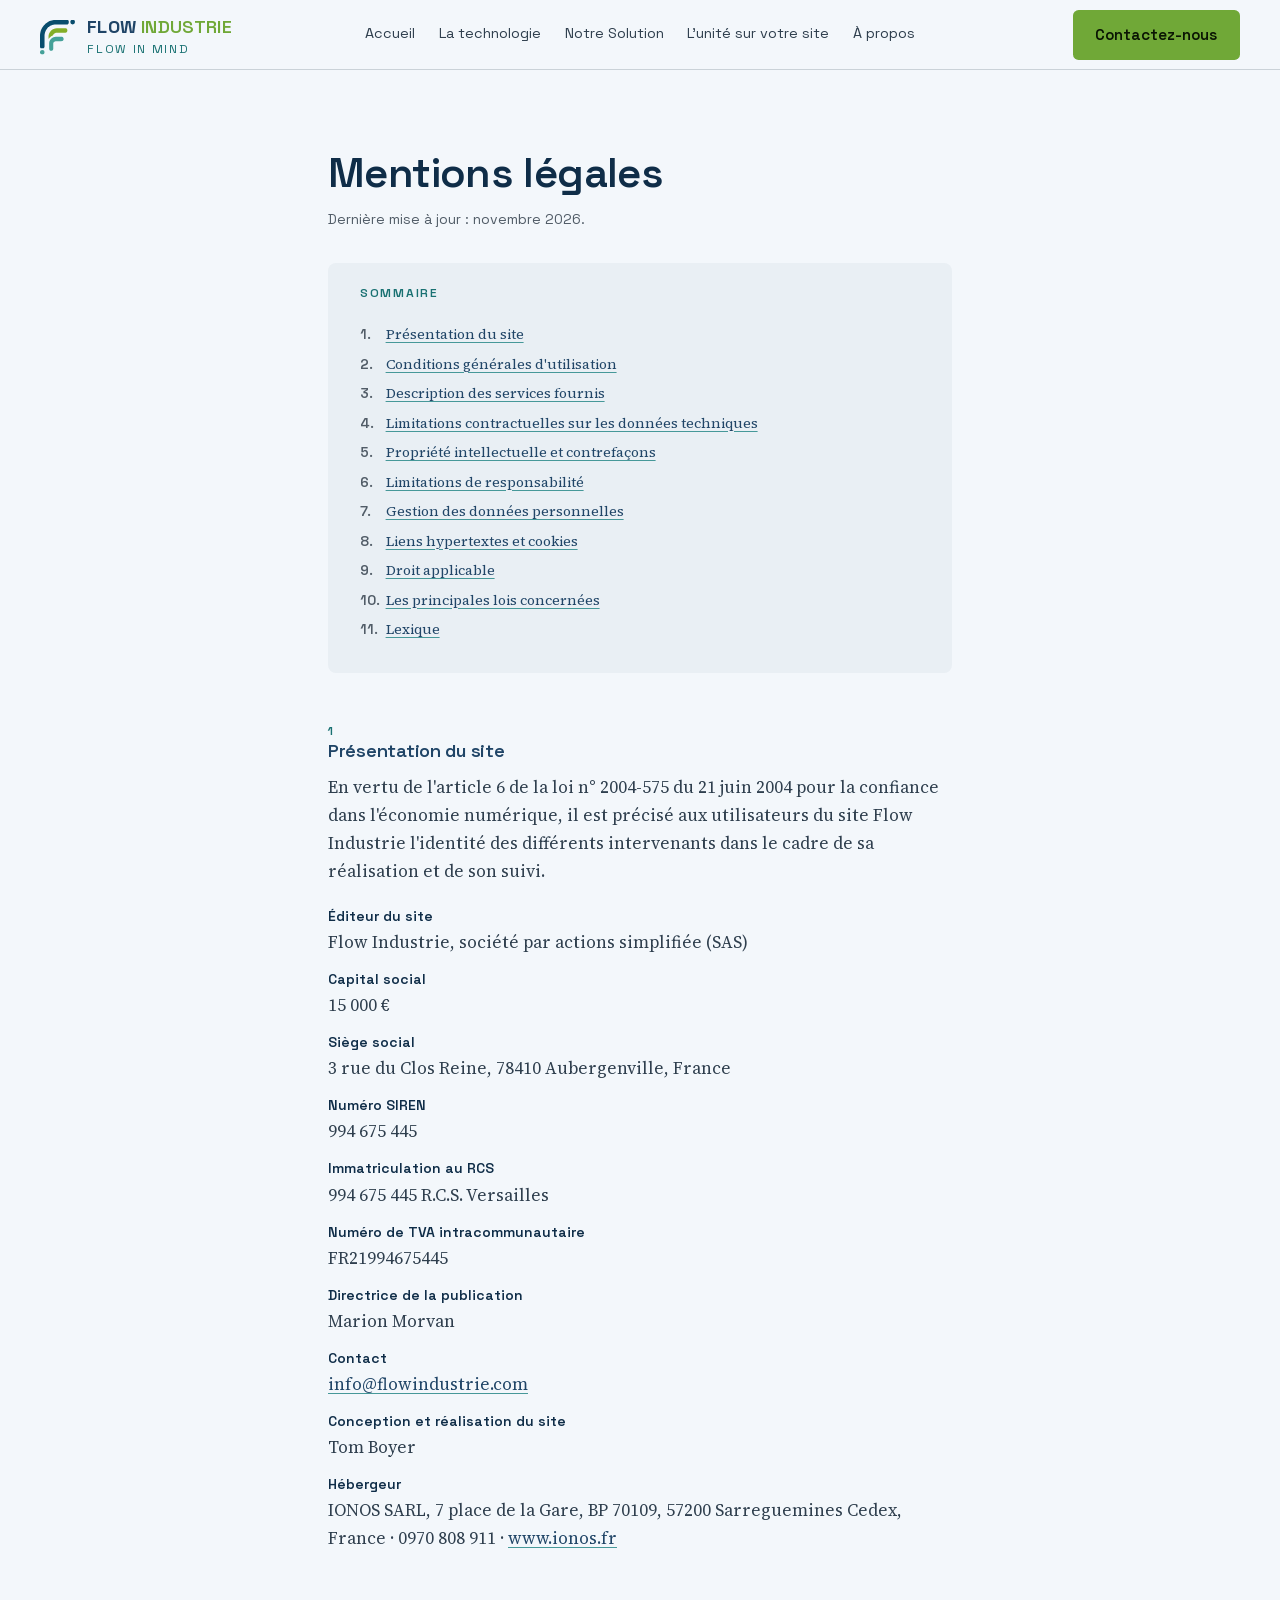
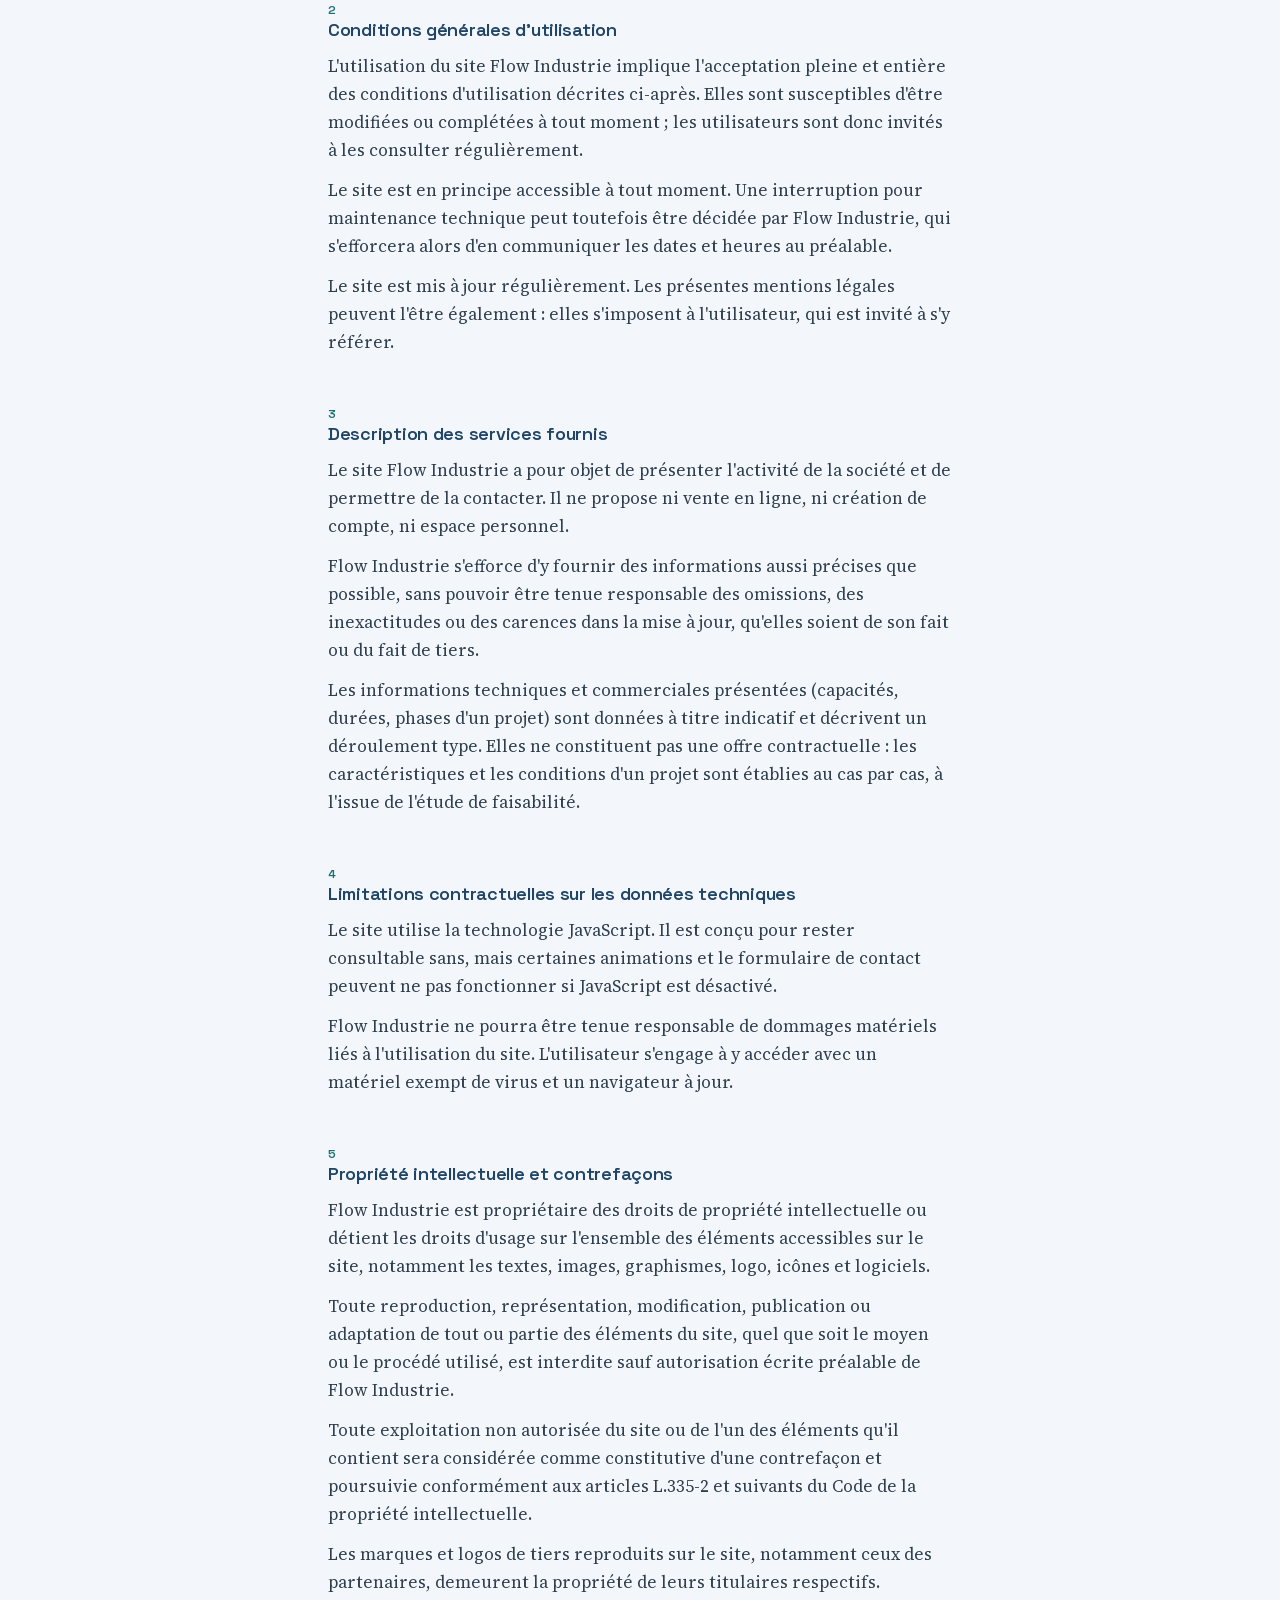
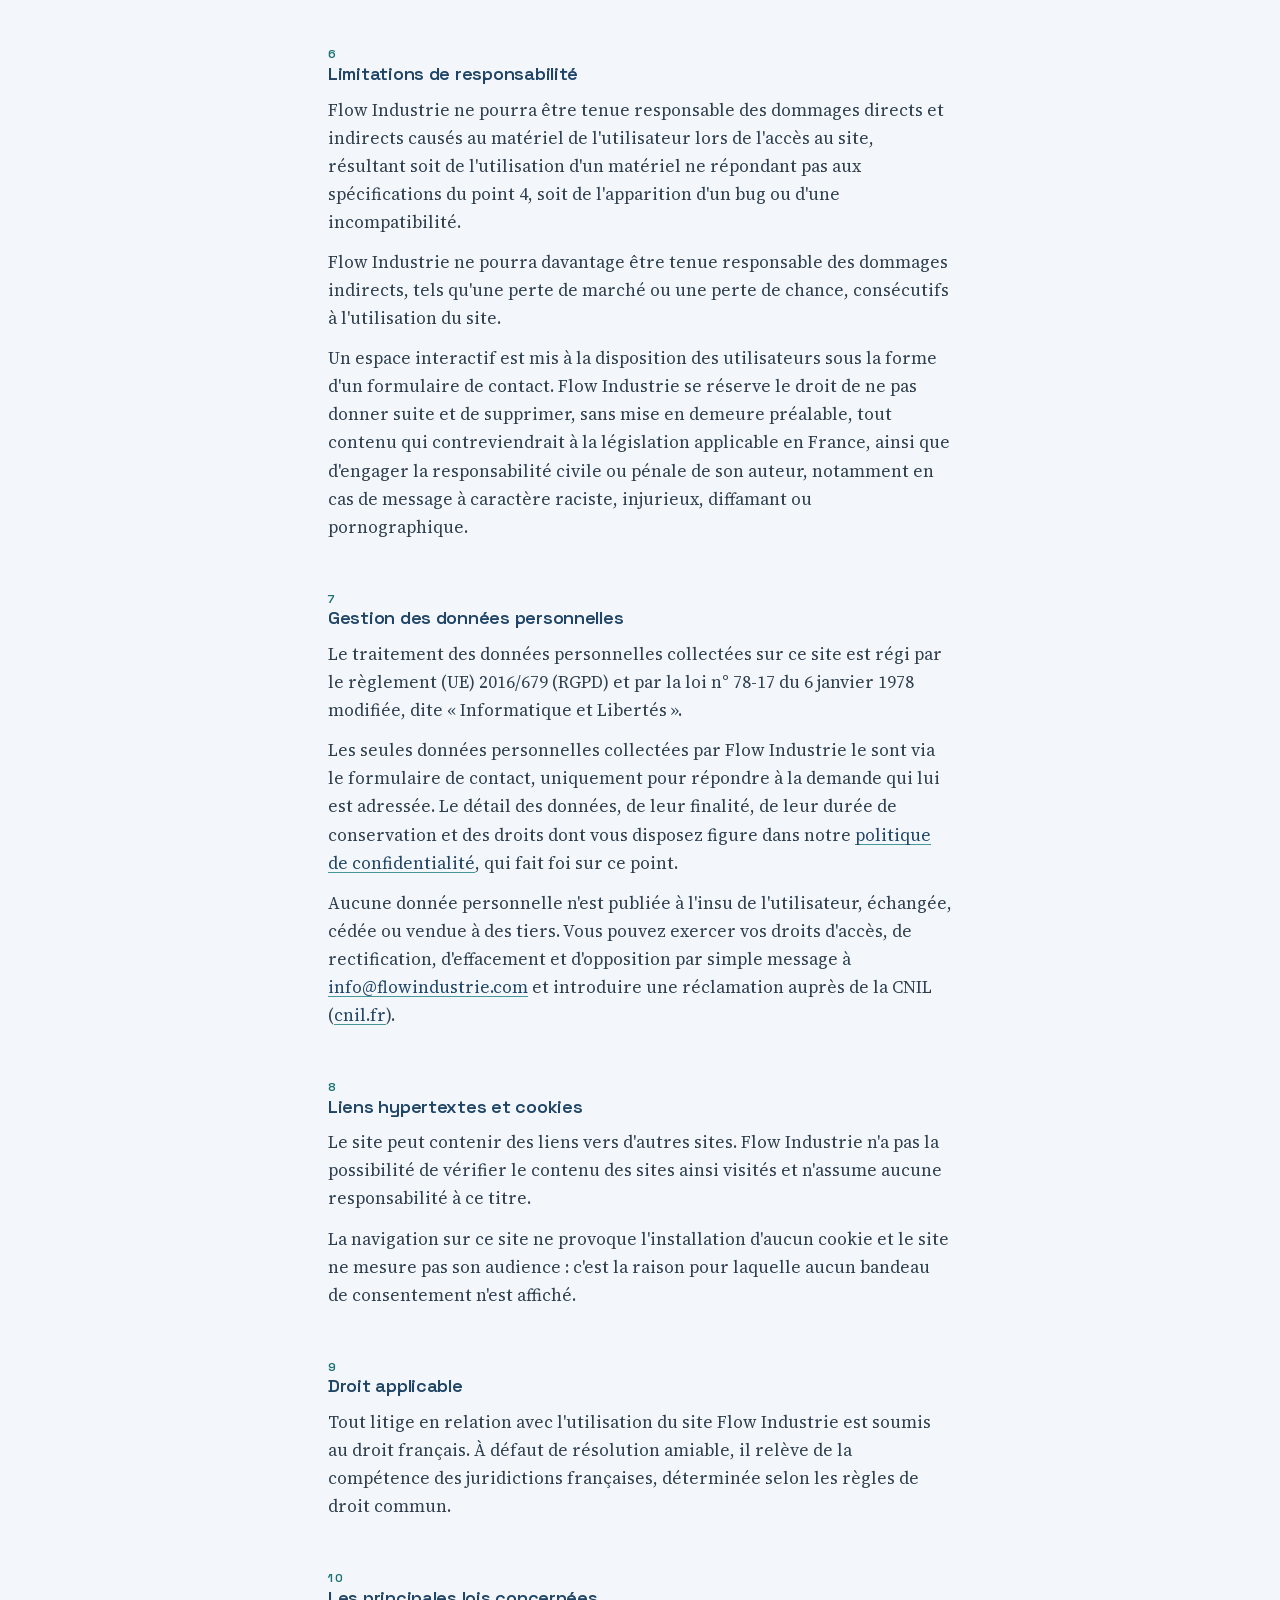
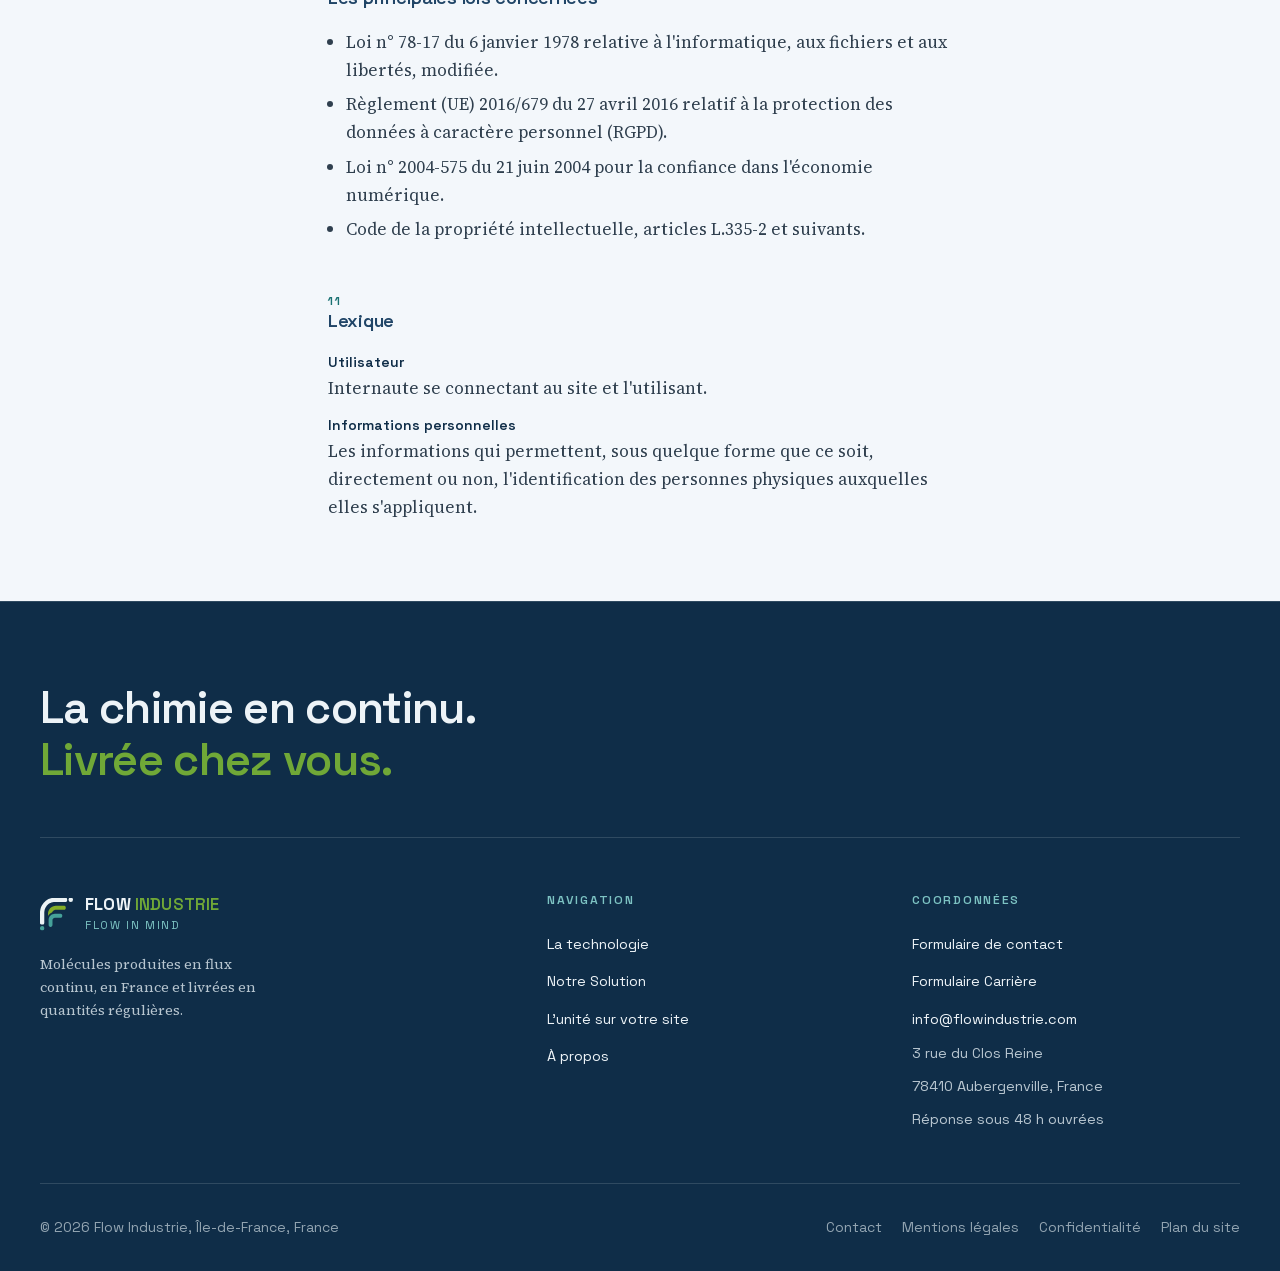
<file: mentions-legales/index.html>
<!DOCTYPE html><html lang="fr"> <head><meta name="robots" content="noindex, nofollow"><meta charset="utf-8"><meta name="viewport" content="width=device-width, initial-scale=1"><title>Mentions légales | Flow Industrie</title><meta name="description" content="Mentions légales du site Flow Industrie : éditeur, hébergeur, propriété intellectuelle, responsabilité, données personnelles et droit applicable."><link rel="canonical" href="https://www.flowindustrie.com/mentions-legales/"><link rel="icon" href="../favicon.svg" type="image/svg+xml"><link rel="sitemap" href="../sitemap-index.xml"><meta property="og:type" content="website"><meta property="og:locale" content="fr_FR"><meta property="og:site_name" content="Flow Industrie"><meta property="og:title" content="Mentions légales | Flow Industrie"><meta property="og:description" content="Mentions légales du site Flow Industrie : éditeur, hébergeur, propriété intellectuelle, responsabilité, données personnelles et droit applicable."><meta property="og:url" content="https://www.flowindustrie.com/mentions-legales/"><meta property="og:image" content="https://www.flowindustrie.com/images/og-unite-modulaire.jpg"><meta property="og:image:width" content="1200"><meta property="og:image:height" content="630"><meta property="og:image:alt" content="Vue de conception de l'unité modulaire de production chimique en flux continu Flow Industrie."><meta name="twitter:card" content="summary_large_image"><link rel="stylesheet" href="../_astro/polices.css"><script type="application/ld+json">{"@context":"https://schema.org","@type":"Organization","name":"Flow Industrie","slogan":"Flow in Mind","description":"Flow Industrie produit vos molécules chimiques en flux continu, en France et vous livre en quantités régulières : la même molécule, sans l'import.","url":"https://www.flowindustrie.com/","logo":"https://www.flowindustrie.com/images/logo-flow-industrie.png","email":"info@flowindustrie.com","address":{"@type":"PostalAddress","streetAddress":"3 rue du Clos Reine","postalCode":"78410","addressLocality":"Aubergenville","addressRegion":"Île-de-France","addressCountry":"FR"}}</script><script>
      (function () {
        var racine = document.documentElement;
        if (window.matchMedia('(prefers-reduced-motion: reduce)').matches) return;
        racine.classList.add('js-mouvement');
        window.setTimeout(function () {
          if (racine.dataset.mouvement !== 'pret') racine.classList.remove('js-mouvement');
        }, 2500);
      })();
    </script><link rel="stylesheet" href="../_astro/a-propos.DqSEigQd.css">
<style>.page-legale[data-astro-cid-vze7nfac] .wrap[data-astro-cid-vze7nfac]{padding-block:var(--space-2xl)}h1[data-astro-cid-vze7nfac]{font-size:clamp(1.8rem,3.6vw,2.6rem);color:var(--color-petrol-deep)}.maj[data-astro-cid-vze7nfac]{font-family:var(--font-display);font-size:var(--text-sm);color:var(--color-muted);margin-top:var(--space-sm)}h2[data-astro-cid-vze7nfac]{font-size:var(--text-h3);color:var(--color-petrol);margin-top:var(--space-xl);scroll-margin-top:var(--h-entete)}p[data-astro-cid-vze7nfac]{margin-top:var(--space-sm);color:var(--color-ink-2)}.sommaire[data-astro-cid-vze7nfac]{margin-top:var(--space-lg);padding:var(--space-md) var(--space-lg) var(--space-lg);background:var(--color-paper-2);border-radius:var(--radius-md)}.sommaire-titre[data-astro-cid-vze7nfac]{font-family:var(--font-display);font-size:.76rem;font-weight:600;letter-spacing:.14em;text-transform:uppercase;color:var(--color-teal-texte);margin-top:0}.sommaire[data-astro-cid-vze7nfac] ol[data-astro-cid-vze7nfac]{list-style:none;counter-reset:point;margin-top:var(--space-md);display:grid;gap:.4rem}.sommaire[data-astro-cid-vze7nfac] li[data-astro-cid-vze7nfac]{counter-increment:point;display:grid;grid-template-columns:1.6rem 1fr;font-size:var(--text-sm)}.sommaire[data-astro-cid-vze7nfac] li[data-astro-cid-vze7nfac]:before{content:counter(point) ".";font-family:var(--font-display);font-weight:600;color:var(--color-muted)}.num[data-astro-cid-vze7nfac]{display:block;font-size:.76rem;font-weight:600;letter-spacing:.14em;color:var(--color-teal-texte);margin-bottom:.15rem}.identite[data-astro-cid-vze7nfac],.lexique[data-astro-cid-vze7nfac]{margin-top:var(--space-md)}.identite[data-astro-cid-vze7nfac] dt[data-astro-cid-vze7nfac],.lexique[data-astro-cid-vze7nfac] dt[data-astro-cid-vze7nfac]{font-family:var(--font-display);font-size:var(--text-sm);font-weight:600;color:var(--color-petrol-deep);margin-top:var(--space-sm)}.identite[data-astro-cid-vze7nfac] dd[data-astro-cid-vze7nfac],.lexique[data-astro-cid-vze7nfac] dd[data-astro-cid-vze7nfac]{margin-inline-start:0;color:var(--color-ink-2)}.liste-lois[data-astro-cid-vze7nfac]{margin-top:var(--space-md);padding-inline-start:1.1rem;display:grid;gap:.4rem;color:var(--color-ink-2)}
</style><link rel="stylesheet" href="../_astro/mobile-partage.css"></head> <body> <a class="saut-contenu" href="#contenu">Aller au contenu principal</a> <header class="entete" data-astro-cid-dmqpwcec>  <!-- Niveau 2 : barre principale --> <div class="wrap barre" data-astro-cid-dmqpwcec> <a class="marque" href="../index.html" data-astro-cid-dmqpwcec>  <img class="marque-signe" src="../logo-flow-industrie.svg" alt="" width="972" height="959" data-astro-cid-dmqpwcec> <span class="marque-texte" data-astro-cid-dmqpwcec> <span class="marque-nom" data-astro-cid-dmqpwcec><b data-astro-cid-dmqpwcec>FLOW</b> <span data-astro-cid-dmqpwcec>INDUSTRIE</span></span> <span class="marque-baseline" data-astro-cid-dmqpwcec>Flow in Mind</span> </span> </a> <nav class="liens" id="menu-principal" aria-label="Navigation principale" data-astro-cid-dmqpwcec> <a href="../index.html" data-astro-cid-dmqpwcec> Accueil </a><a href="../technologie/index.html" data-astro-cid-dmqpwcec> La technologie </a><a href="../applications/index.html" data-astro-cid-dmqpwcec> Notre Solution </a><a href="../unite-sur-votre-site/index.html" data-astro-cid-dmqpwcec> L&#39;unité sur votre site </a><a href="../a-propos/index.html" data-astro-cid-dmqpwcec> À propos </a> <a class="btn btn-accent cta-menu" href="../contact/index.html" data-astro-cid-dmqpwcec>Contactez-nous</a> </nav> <div class="actions-entete" data-astro-cid-dmqpwcec><a class="btn btn-accent cta-entete" href="../contact/index.html" data-astro-cid-dmqpwcec>Contactez-nous</a><button type="button" class="bouton-menu" id="bouton-menu" aria-controls="menu-principal" aria-expanded="false" data-astro-cid-dmqpwcec><span class="barres-menu" aria-hidden="true" data-astro-cid-dmqpwcec><span data-astro-cid-dmqpwcec></span><span data-astro-cid-dmqpwcec></span><span data-astro-cid-dmqpwcec></span></span>Menu</button></div> </div> </header>  <script type="module">const t=document.querySelector(".entete");if(t){let s=null;const l=()=>{const e=window.scrollY>8;e!==s&&(s=e,e?t.dataset.defile="":delete t.dataset.defile)};window.addEventListener("scroll",l,{passive:!0}),l()}</script> <main id="contenu">  <section class="page-legale" data-astro-cid-vze7nfac> <div class="wrap wrap-lecture" data-astro-cid-vze7nfac> <h1 data-astro-cid-vze7nfac>Mentions légales</h1> <p class="maj" data-astro-cid-vze7nfac>Dernière mise à jour : novembre 2026.</p>  <nav class="sommaire" aria-labelledby="sommaire-titre" data-astro-cid-vze7nfac> <p class="sommaire-titre" id="sommaire-titre" data-astro-cid-vze7nfac>Sommaire</p> <ol data-astro-cid-vze7nfac> <li data-astro-cid-vze7nfac><a class="lien-texte" href="#presentation" data-astro-cid-vze7nfac>Présentation du site</a></li><li data-astro-cid-vze7nfac><a class="lien-texte" href="#conditions" data-astro-cid-vze7nfac>Conditions générales d&#39;utilisation</a></li><li data-astro-cid-vze7nfac><a class="lien-texte" href="#services" data-astro-cid-vze7nfac>Description des services fournis</a></li><li data-astro-cid-vze7nfac><a class="lien-texte" href="#technique" data-astro-cid-vze7nfac>Limitations contractuelles sur les données techniques</a></li><li data-astro-cid-vze7nfac><a class="lien-texte" href="#propriete" data-astro-cid-vze7nfac>Propriété intellectuelle et contrefaçons</a></li><li data-astro-cid-vze7nfac><a class="lien-texte" href="#responsabilite" data-astro-cid-vze7nfac>Limitations de responsabilité</a></li><li data-astro-cid-vze7nfac><a class="lien-texte" href="#donnees" data-astro-cid-vze7nfac>Gestion des données personnelles</a></li><li data-astro-cid-vze7nfac><a class="lien-texte" href="#liens" data-astro-cid-vze7nfac>Liens hypertextes et cookies</a></li><li data-astro-cid-vze7nfac><a class="lien-texte" href="#droit" data-astro-cid-vze7nfac>Droit applicable</a></li><li data-astro-cid-vze7nfac><a class="lien-texte" href="#lois" data-astro-cid-vze7nfac>Les principales lois concernées</a></li><li data-astro-cid-vze7nfac><a class="lien-texte" href="#lexique" data-astro-cid-vze7nfac>Lexique</a></li> </ol> </nav> <h2 id="presentation" data-astro-cid-vze7nfac><span class="num" data-astro-cid-vze7nfac>1</span>Présentation du site</h2> <p data-astro-cid-vze7nfac>
En vertu de l'article 6 de la loi n° 2004-575 du 21 juin 2004 pour la confiance dans
        l'économie numérique, il est précisé aux utilisateurs du site Flow Industrie l'identité des
        différents intervenants dans le cadre de sa réalisation et de son suivi.
</p>  <dl class="identite" data-astro-cid-vze7nfac> <dt data-astro-cid-vze7nfac>Éditeur du site</dt> <dd data-astro-cid-vze7nfac> Flow Industrie, société par actions simplifiée (SAS) </dd> <dt data-astro-cid-vze7nfac>Capital social</dt> <dd data-astro-cid-vze7nfac>15 000 €</dd> <dt data-astro-cid-vze7nfac>Siège social</dt> <dd data-astro-cid-vze7nfac>3 rue du Clos Reine, 78410 Aubergenville, France</dd> <dt data-astro-cid-vze7nfac>Numéro SIREN</dt> <dd data-astro-cid-vze7nfac>994 675 445</dd> <dt data-astro-cid-vze7nfac>Immatriculation au RCS</dt> <dd data-astro-cid-vze7nfac>994 675 445 R.C.S. Versailles</dd> <dt data-astro-cid-vze7nfac>Numéro de TVA intracommunautaire</dt> <dd data-astro-cid-vze7nfac>FR21994675445</dd> <dt data-astro-cid-vze7nfac>Directrice de la publication</dt> <dd data-astro-cid-vze7nfac>Marion Morvan</dd> <dt data-astro-cid-vze7nfac>Contact</dt> <dd data-astro-cid-vze7nfac><a class="lien-texte" href="mailto:info@flowindustrie.com" data-astro-cid-vze7nfac>info@flowindustrie.com</a></dd> <dt data-astro-cid-vze7nfac>Conception et réalisation du site</dt> <dd data-astro-cid-vze7nfac>Tom Boyer</dd> <dt data-astro-cid-vze7nfac>Hébergeur</dt> <dd data-astro-cid-vze7nfac> IONOS SARL, 7 place de la Gare, BP 70109, 57200 Sarreguemines Cedex, France · 0970 808 911 · <a class="lien-texte" href="https://www.ionos.fr" rel="noopener" data-astro-cid-vze7nfac>www.ionos.fr</a> </dd> </dl> <h2 id="conditions" data-astro-cid-vze7nfac><span class="num" data-astro-cid-vze7nfac>2</span>Conditions générales d'utilisation</h2> <p data-astro-cid-vze7nfac>
L'utilisation du site Flow Industrie implique l'acceptation pleine et entière des conditions
        d'utilisation décrites ci-après. Elles sont susceptibles d'être modifiées ou complétées à
        tout moment ; les utilisateurs sont donc invités à les consulter régulièrement.
</p> <p data-astro-cid-vze7nfac>
Le site est en principe accessible à tout moment. Une interruption pour maintenance
        technique peut toutefois être décidée par Flow Industrie, qui s'efforcera alors d'en
        communiquer les dates et heures au préalable.
</p> <p data-astro-cid-vze7nfac>
Le site est mis à jour régulièrement. Les présentes mentions légales peuvent l'être
        également : elles s'imposent à l'utilisateur, qui est invité à s'y référer.
</p> <h2 id="services" data-astro-cid-vze7nfac><span class="num" data-astro-cid-vze7nfac>3</span>Description des services fournis</h2> <p data-astro-cid-vze7nfac>
Le site Flow Industrie a pour objet de présenter l'activité de la société et de permettre
        de la contacter. Il ne propose ni vente en ligne, ni création de compte, ni espace
        personnel.
</p> <p data-astro-cid-vze7nfac> Flow Industrie s'efforce d'y fournir des informations aussi précises que possible, sans
        pouvoir être tenue responsable des omissions, des inexactitudes ou des carences dans la
        mise à jour, qu'elles soient de son fait ou du fait de tiers.
</p>  <p data-astro-cid-vze7nfac>
Les informations techniques et commerciales présentées (capacités, durées, phases d'un
        projet) sont données à titre indicatif et décrivent un déroulement type. Elles ne
        constituent pas une offre contractuelle : les caractéristiques et les conditions d'un
        projet sont établies au cas par cas, à l'issue de l'étude de faisabilité.
</p> <h2 id="technique" data-astro-cid-vze7nfac><span class="num" data-astro-cid-vze7nfac>4</span>Limitations contractuelles sur les données techniques</h2> <p data-astro-cid-vze7nfac>
Le site utilise la technologie JavaScript. Il est conçu pour rester consultable sans,
        mais certaines animations et le formulaire de contact peuvent ne pas fonctionner si
        JavaScript est désactivé.
</p> <p data-astro-cid-vze7nfac> Flow Industrie ne pourra être tenue responsable de dommages matériels liés à l'utilisation du
        site. L'utilisateur s'engage à y accéder avec un matériel exempt de virus et un navigateur
        à jour.
</p> <h2 id="propriete" data-astro-cid-vze7nfac><span class="num" data-astro-cid-vze7nfac>5</span>Propriété intellectuelle et contrefaçons</h2> <p data-astro-cid-vze7nfac> Flow Industrie est propriétaire des droits de propriété intellectuelle ou détient les droits
        d'usage sur l'ensemble des éléments accessibles sur le site, notamment les textes, images,
        graphismes, logo, icônes et logiciels.
</p> <p data-astro-cid-vze7nfac>
Toute reproduction, représentation, modification, publication ou adaptation de tout ou
        partie des éléments du site, quel que soit le moyen ou le procédé utilisé, est interdite
        sauf autorisation écrite préalable de Flow Industrie.
</p> <p data-astro-cid-vze7nfac>
Toute exploitation non autorisée du site ou de l'un des éléments qu'il contient sera
        considérée comme constitutive d'une contrefaçon et poursuivie conformément aux articles
        L.335-2 et suivants du Code de la propriété intellectuelle.
</p>  <p data-astro-cid-vze7nfac>
Les marques et logos de tiers reproduits sur le site, notamment ceux des partenaires,
        demeurent la propriété de leurs titulaires respectifs.
</p> <h2 id="responsabilite" data-astro-cid-vze7nfac><span class="num" data-astro-cid-vze7nfac>6</span>Limitations de responsabilité</h2> <p data-astro-cid-vze7nfac> Flow Industrie ne pourra être tenue responsable des dommages directs et indirects causés au
        matériel de l'utilisateur lors de l'accès au site, résultant soit de l'utilisation d'un
        matériel ne répondant pas aux spécifications du point 4, soit de
        l'apparition d'un bug ou d'une incompatibilité.
</p> <p data-astro-cid-vze7nfac> Flow Industrie ne pourra davantage être tenue responsable des dommages indirects, tels qu'une
        perte de marché ou une perte de chance, consécutifs à l'utilisation du site.
</p> <p data-astro-cid-vze7nfac>
Un espace interactif est mis à la disposition des utilisateurs sous la forme d'un
        formulaire de contact. Flow Industrie se réserve le droit de ne pas donner suite et de
        supprimer, sans mise en demeure préalable, tout contenu qui contreviendrait à la
        législation applicable en France, ainsi que d'engager la responsabilité civile ou pénale
        de son auteur, notamment en cas de message à caractère raciste, injurieux, diffamant ou
        pornographique.
</p> <h2 id="donnees" data-astro-cid-vze7nfac><span class="num" data-astro-cid-vze7nfac>7</span>Gestion des données personnelles</h2> <p data-astro-cid-vze7nfac>
Le traitement des données personnelles collectées sur ce site est régi par le règlement
        (UE) 2016/679 (RGPD) et par la loi n° 78-17 du 6 janvier 1978 modifiée, dite
        « Informatique et Libertés ».
</p> <p data-astro-cid-vze7nfac>
Les seules données personnelles collectées par Flow Industrie le sont via le formulaire de
        contact, uniquement pour répondre à la demande qui lui est adressée. Le détail des
        données, de leur finalité, de leur durée de conservation et des droits dont vous disposez
        figure dans notre
<a class="lien-texte" href="../confidentialite/index.html" data-astro-cid-vze7nfac>politique de confidentialité</a>, qui fait
        foi sur ce point.
</p> <p data-astro-cid-vze7nfac>
Aucune donnée personnelle n'est publiée à l'insu de l'utilisateur, échangée, cédée ou
        vendue à des tiers. Vous pouvez exercer vos droits d'accès, de rectification, d'effacement
        et d'opposition par simple message à
<a class="lien-texte" href="mailto:info@flowindustrie.com" data-astro-cid-vze7nfac>info@flowindustrie.com</a> et introduire une
        réclamation auprès de la CNIL
        (<a class="lien-texte" href="https://www.cnil.fr" rel="noopener" data-astro-cid-vze7nfac>cnil.fr</a>).
</p> <h2 id="liens" data-astro-cid-vze7nfac><span class="num" data-astro-cid-vze7nfac>8</span>Liens hypertextes et cookies</h2> <p data-astro-cid-vze7nfac>
Le site peut contenir des liens vers d'autres sites. Flow Industrie n'a pas la possibilité de
        vérifier le contenu des sites ainsi visités et n'assume aucune responsabilité à ce titre.
</p>  <p data-astro-cid-vze7nfac>
La navigation sur ce site ne provoque l'installation d'aucun cookie et le site ne mesure pas son audience : c'est la raison pour laquelle aucun bandeau de consentement n'est affiché.
</p> <h2 id="droit" data-astro-cid-vze7nfac><span class="num" data-astro-cid-vze7nfac>9</span>Droit applicable</h2> <p data-astro-cid-vze7nfac>
Tout litige en relation avec l'utilisation du site Flow Industrie est soumis au droit français.
        À défaut de résolution amiable, il relève de la compétence des juridictions françaises,
        déterminée selon les règles de droit commun.
</p> <h2 id="lois" data-astro-cid-vze7nfac><span class="num" data-astro-cid-vze7nfac>10</span>Les principales lois concernées</h2> <ul class="liste-lois" data-astro-cid-vze7nfac> <li data-astro-cid-vze7nfac>Loi n° 78-17 du 6 janvier 1978 relative à l'informatique, aux fichiers et aux libertés, modifiée.</li> <li data-astro-cid-vze7nfac>Règlement (UE) 2016/679 du 27 avril 2016 relatif à la protection des données à caractère personnel (RGPD).</li> <li data-astro-cid-vze7nfac>Loi n° 2004-575 du 21 juin 2004 pour la confiance dans l'économie numérique.</li> <li data-astro-cid-vze7nfac>Code de la propriété intellectuelle, articles L.335-2 et suivants.</li> </ul> <h2 id="lexique" data-astro-cid-vze7nfac><span class="num" data-astro-cid-vze7nfac>11</span>Lexique</h2> <dl class="lexique" data-astro-cid-vze7nfac> <dt data-astro-cid-vze7nfac>Utilisateur</dt> <dd data-astro-cid-vze7nfac>Internaute se connectant au site et l'utilisant.</dd> <dt data-astro-cid-vze7nfac>Informations personnelles</dt> <dd data-astro-cid-vze7nfac>
Les informations qui permettent, sous quelque forme que ce soit, directement ou non,
          l'identification des personnes physiques auxquelles elles s'appliquent.
</dd> </dl> </div> </section>  </main> <footer class="pied" data-astro-cid-yrghxkbj>  <div class="wrap" data-anim-groupe="monte" data-astro-cid-yrghxkbj>  <p class="declaration" data-astro-cid-yrghxkbj> <span data-astro-cid-yrghxkbj>La chimie en continu.</span> <span class="chez-vous" data-astro-cid-yrghxkbj>Livrée chez vous.</span> </p> <div class="colonnes" data-astro-cid-yrghxkbj> <div class="bloc-marque" data-astro-cid-yrghxkbj> <a class="marque" href="../index.html" data-astro-cid-yrghxkbj>  <img class="marque-signe" src="../logo-flow-industrie-fond-sombre.svg" alt="" width="972" height="959" data-astro-cid-yrghxkbj> <span class="marque-texte" data-astro-cid-yrghxkbj> <span class="marque-nom" data-astro-cid-yrghxkbj><b data-astro-cid-yrghxkbj>FLOW</b> <span data-astro-cid-yrghxkbj>INDUSTRIE</span></span> <span class="marque-baseline" data-astro-cid-yrghxkbj>Flow in Mind</span> </span> </a>  <p class="description" data-astro-cid-yrghxkbj>
Molécules produites en flux continu, en France et livrées en quantités
          régulières.
</p> </div> <nav class="colonne" aria-labelledby="pied-navigation" data-astro-cid-yrghxkbj> <p class="colonne-titre" id="pied-navigation" data-astro-cid-yrghxkbj>Navigation</p> <ul data-astro-cid-yrghxkbj> <li data-astro-cid-yrghxkbj> <a href="../technologie/index.html" data-astro-cid-yrghxkbj>La technologie</a> </li><li data-astro-cid-yrghxkbj> <a href="../applications/index.html" data-astro-cid-yrghxkbj>Notre Solution</a> </li><li data-astro-cid-yrghxkbj> <a href="../unite-sur-votre-site/index.html" data-astro-cid-yrghxkbj>L&#39;unité sur votre site</a> </li><li data-astro-cid-yrghxkbj> <a href="../a-propos/index.html" data-astro-cid-yrghxkbj>À propos</a> </li></ul> </nav> <div class="colonne" data-astro-cid-yrghxkbj> <p class="colonne-titre" id="pied-coordonnees" data-astro-cid-yrghxkbj>Coordonnées</p>  <address aria-labelledby="pied-coordonnees" data-astro-cid-yrghxkbj> <ul data-astro-cid-yrghxkbj>  <li data-astro-cid-yrghxkbj><a href="../contact/index.html" data-astro-cid-yrghxkbj>Formulaire de contact</a></li>  <li data-astro-cid-yrghxkbj><a href="../carriere/index.html" data-astro-cid-yrghxkbj>Formulaire Carrière</a></li> <li data-astro-cid-yrghxkbj><a href="mailto:info@flowindustrie.com" data-astro-cid-yrghxkbj>info@flowindustrie.com</a></li> <li data-astro-cid-yrghxkbj>3 rue du Clos Reine</li> <li data-astro-cid-yrghxkbj>78410 Aubergenville, France</li> <li data-astro-cid-yrghxkbj>Réponse sous 48 h ouvrées</li> </ul> </address> </div> </div> <div class="rangee" data-astro-cid-yrghxkbj>  <span data-astro-cid-yrghxkbj>© 2026 Flow Industrie, Île-de-France, France</span> <nav aria-label="Liens de bas de page" data-astro-cid-yrghxkbj> <a href="../contact/index.html" data-astro-cid-yrghxkbj>Contact</a> <a href="../mentions-legales/index.html" data-astro-cid-yrghxkbj>Mentions légales</a> <a href="../confidentialite/index.html" data-astro-cid-yrghxkbj>Confidentialité</a> <a href="../plan-du-site/index.html" data-astro-cid-yrghxkbj>Plan du site</a> </nav> </div> </div> </footer>  <script type="module">const s=document.documentElement;if(s.classList.contains("js-mouvement")){const o=Array.from(document.querySelectorAll("[data-anim], [data-anim-groupe]"));if(!("IntersectionObserver"in window))o.forEach(e=>e.classList.add("vu"));else{const e=new IntersectionObserver(t=>{for(const n of t)n.isIntersecting&&(n.target.classList.add("vu"),e.unobserve(n.target))},{rootMargin:"0px 0px -10% 0px"});document.body.offsetHeight,o.forEach(t=>e.observe(t))}s.dataset.mouvement="pret"}</script> <dialog class="panneau-contact" id="panneau-contact" aria-labelledby="panneau-titre"><div class="panneau-tete"><div><h2 id="panneau-titre" class="titre">Une question, un projet&nbsp;?</h2></div><button type="button" class="panneau-croix" aria-label="Fermer le formulaire"><svg viewBox="0 0 24 24" width="20" height="20" fill="none" stroke="currentColor" stroke-width="1.7" stroke-linecap="round" aria-hidden="true"><path d="m6 6 12 12M18 6 6 18"/></svg></button></div><div class="panneau-corps"><form class="formulaire carte" id="pan-formulaire-contact" data-anim="carte" action="/envoi/contact.php" method="POST" data-astro-cid-qtd5vjyj> <!-- Piège à robots : un humain ne remplit jamais ce champ. --> <input type="checkbox" name="botcheck" class="piege" tabindex="-1" autocomplete="off" data-astro-cid-qtd5vjyj> <!-- Traçage de la source du lead, rempli par le script en bas de composant. --> <input type="hidden" name="page_origine" id="pan-page_origine" data-astro-cid-qtd5vjyj> <input type="hidden" name="referent" id="pan-referent" data-astro-cid-qtd5vjyj> <input type="hidden" name="utm_source" id="pan-utm_source" data-astro-cid-qtd5vjyj> <input type="hidden" name="utm_medium" id="pan-utm_medium" data-astro-cid-qtd5vjyj> <input type="hidden" name="utm_campaign" id="pan-utm_campaign" data-astro-cid-qtd5vjyj> <ul class="formulaire-appui"><li><svg class="glyphe" viewBox="0 0 24 24" width="15" height="15" fill="none" stroke="currentColor" stroke-width="2" stroke-linecap="round" stroke-linejoin="round" aria-hidden="true"><path d="m4 12.5 5 5L20 6.5"/></svg><span>Réponse sous 48 h ouvrées en toute confidentialité</span></li></ul> <div class="duo" data-astro-cid-qtd5vjyj> <label data-astro-cid-qtd5vjyj>
Nom et prénom
<input type="text" name="nom" autocomplete="name" required data-astro-cid-qtd5vjyj> </label> <label data-astro-cid-qtd5vjyj>
Société
<input type="text" name="societe" autocomplete="organization" required data-astro-cid-qtd5vjyj> </label> </div> <div class="duo" data-astro-cid-qtd5vjyj> <label data-astro-cid-qtd5vjyj>
Email professionnel
<input type="email" name="email" autocomplete="email" required data-astro-cid-qtd5vjyj> </label> <label data-astro-cid-qtd5vjyj>
Téléphone
<input type="tel" name="telephone" autocomplete="tel" required data-astro-cid-qtd5vjyj> </label> </div> <label data-astro-cid-qtd5vjyj>
Sujet
<input type="text" name="sujet" required placeholder="En quelques mots, l'objet de votre demande" data-astro-cid-qtd5vjyj> </label> <label data-astro-cid-qtd5vjyj>
Message
<textarea name="message" rows="4" required placeholder="Décrivez-nous votre question / projet…" data-astro-cid-qtd5vjyj></textarea> </label> <label class="consentement" data-astro-cid-qtd5vjyj> <input type="checkbox" name="consentement" required data-astro-cid-qtd5vjyj> <span data-astro-cid-qtd5vjyj>
J'accepte que Flow Industrie utilise ces informations pour répondre à ma demande. Voir la
<a class="lien-texte" href="../confidentialite/index.html" data-astro-cid-qtd5vjyj>politique de confidentialité</a>.
</span> </label> <p class="erreur" id="pan-erreur-envoi" role="alert" hidden data-astro-cid-qtd5vjyj>
L'envoi n'a pas abouti. Réessayez dans un instant, ou écrivez-nous directement à
<a href="mailto:info@flowindustrie.com" data-astro-cid-qtd5vjyj>info@flowindustrie.com</a>.
</p> <button class="btn btn-accent" type="submit" data-astro-cid-qtd5vjyj>Envoyer ma demande</button> <p class="note" data-astro-cid-qtd5vjyj>Réponse sous 48 h ouvrées. Vos informations ne sont ni revendues ni transmises à des tiers.</p> </form><div class="remerciement carte" id="pan-remerciement" tabindex="-1" hidden data-astro-cid-qtd5vjyj> <p class="marque" aria-hidden="true" data-astro-cid-qtd5vjyj>✓</p> <h3 data-astro-cid-qtd5vjyj>Merci, votre demande nous est parvenue.</h3> <p data-astro-cid-qtd5vjyj>
Elle arrive directement dans la boîte de l'équipe. Un ingénieur procédés la lit et vous
    répond sous 48 h ouvrées, le temps de regarder sérieusement ce que vous nous
    décrivez.
</p> <p data-astro-cid-qtd5vjyj>
Un oubli, un document à joindre ? Écrivez-nous à
<a class="lien-texte" href="mailto:info@flowindustrie.com" data-astro-cid-qtd5vjyj>info@flowindustrie.com</a>.
</p> <p class="note" data-astro-cid-qtd5vjyj>
En attendant, <a class="lien-texte" href="../technologie/index.html" data-astro-cid-qtd5vjyj>la technologie</a> et
<a class="lien-texte" href="../index.html#notre-solution" data-astro-cid-qtd5vjyj>notre solution</a> répondent déjà à une bonne partie
    des questions.
</p> </div></div></dialog><div class="barre-mobile"><a class="btn btn-accent" href="../contact/index.html">Contactez-nous</a></div><script src="../_astro/panneau-contact.js" defer></script><script src="../_astro/entete-mobile.js" defer></script><script src="../_astro/mobile.js" defer></script></body> </html>
</file>
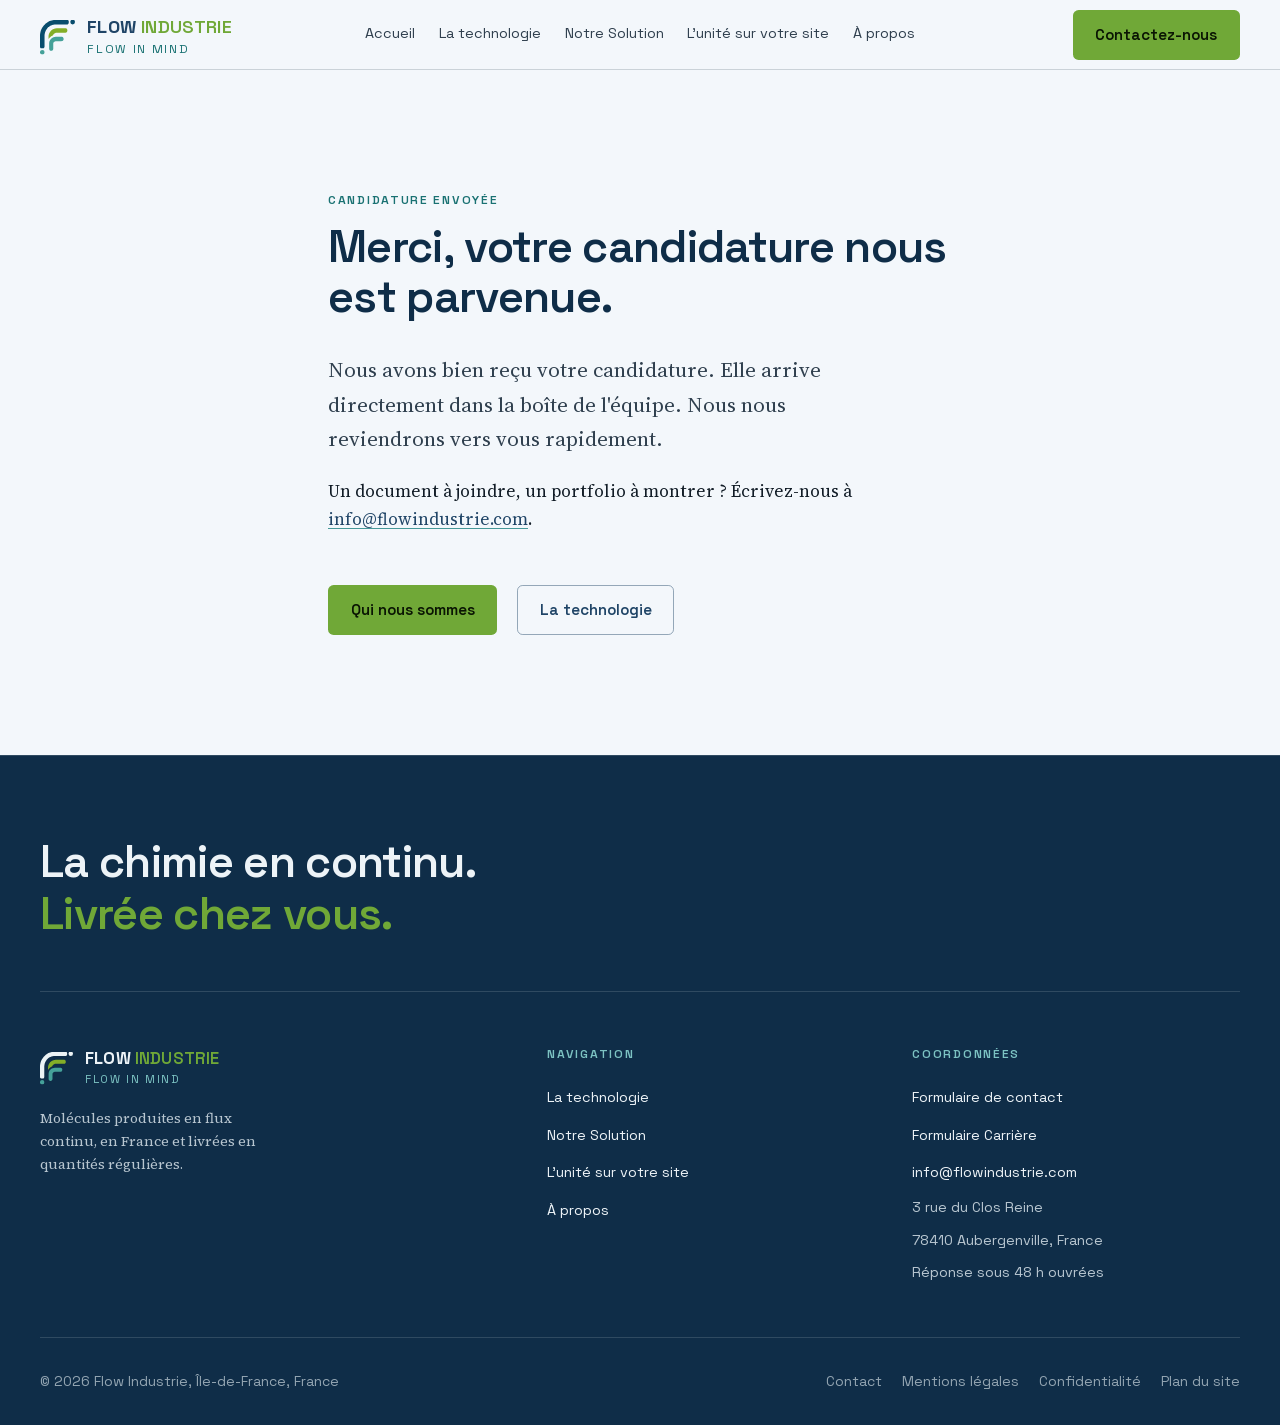
<file: merci-candidature/index.html>
<!DOCTYPE html><html lang="fr"> <head><meta charset="utf-8"><meta name="viewport" content="width=device-width, initial-scale=1"><title>Merci : votre candidature est bien arrivée | Flow Industrie</title><meta name="description" content="Votre candidature a bien été transmise à Flow Industrie. Elle sera lue par l'équipe."><link rel="canonical" href="https://www.flowindustrie.com/merci-candidature/"><meta name="robots" content="noindex, follow"><link rel="icon" href="../favicon.svg" type="image/svg+xml"><link rel="sitemap" href="../sitemap-index.xml"><meta property="og:type" content="website"><meta property="og:locale" content="fr_FR"><meta property="og:site_name" content="Flow Industrie"><meta property="og:title" content="Merci : votre candidature est bien arrivée | Flow Industrie"><meta property="og:description" content="Votre candidature a bien été transmise à Flow Industrie. Elle sera lue par l'équipe."><meta property="og:url" content="https://www.flowindustrie.com/merci-candidature/"><meta property="og:image" content="https://www.flowindustrie.com/images/og-unite-modulaire.jpg"><meta property="og:image:width" content="1200"><meta property="og:image:height" content="630"><meta property="og:image:alt" content="Vue de conception de l'unité modulaire de production chimique en flux continu Flow Industrie."><meta name="twitter:card" content="summary_large_image"><link rel="stylesheet" href="../_astro/polices.css"><script type="application/ld+json">{"@context":"https://schema.org","@type":"Organization","name":"Flow Industrie","slogan":"Flow in Mind","description":"Flow Industrie produit vos molécules chimiques en flux continu, en France et vous livre en quantités régulières : la même molécule, sans l'import.","url":"https://www.flowindustrie.com/","logo":"https://www.flowindustrie.com/images/logo-flow-industrie.png","email":"info@flowindustrie.com","address":{"@type":"PostalAddress","streetAddress":"3 rue du Clos Reine","postalCode":"78410","addressLocality":"Aubergenville","addressRegion":"Île-de-France","addressCountry":"FR"}}</script><script>
      (function () {
        var racine = document.documentElement;
        if (window.matchMedia('(prefers-reduced-motion: reduce)').matches) return;
        racine.classList.add('js-mouvement');
        window.setTimeout(function () {
          if (racine.dataset.mouvement !== 'pret') racine.classList.remove('js-mouvement');
        }, 2500);
      })();
    </script><link rel="stylesheet" href="../_astro/a-propos.DqSEigQd.css">
<style>.merci[data-astro-cid-rtrin5e7] .wrap[data-astro-cid-rtrin5e7]{padding-block:var(--space-3xl)}.surtitre[data-astro-cid-rtrin5e7]{font-family:var(--font-display);font-size:.76rem;font-weight:600;letter-spacing:.14em;text-transform:uppercase;color:var(--color-teal-texte)}h1[data-astro-cid-rtrin5e7]{font-size:clamp(1.8rem,4vw,2.8rem);color:var(--color-petrol-deep);margin-top:var(--space-sm)}.chapo[data-astro-cid-rtrin5e7]{font-size:var(--text-lg);margin-top:var(--space-lg)}.texte[data-astro-cid-rtrin5e7]{margin-top:var(--space-md)}.liens[data-astro-cid-rtrin5e7]{margin-top:var(--space-xl);display:flex;gap:var(--space-md);flex-wrap:wrap}
</style><link rel="stylesheet" href="../_astro/mobile-partage.css"></head> <body> <a class="saut-contenu" href="#contenu">Aller au contenu principal</a> <header class="entete" data-astro-cid-dmqpwcec>  <!-- Niveau 2 : barre principale --> <div class="wrap barre" data-astro-cid-dmqpwcec> <a class="marque" href="../index.html" data-astro-cid-dmqpwcec>  <img class="marque-signe" src="../logo-flow-industrie.svg" alt="" width="972" height="959" data-astro-cid-dmqpwcec> <span class="marque-texte" data-astro-cid-dmqpwcec> <span class="marque-nom" data-astro-cid-dmqpwcec><b data-astro-cid-dmqpwcec>FLOW</b> <span data-astro-cid-dmqpwcec>INDUSTRIE</span></span> <span class="marque-baseline" data-astro-cid-dmqpwcec>Flow in Mind</span> </span> </a> <nav class="liens" id="menu-principal" aria-label="Navigation principale" data-astro-cid-dmqpwcec> <a href="../index.html" data-astro-cid-dmqpwcec> Accueil </a><a href="../technologie/index.html" data-astro-cid-dmqpwcec> La technologie </a><a href="../applications/index.html" data-astro-cid-dmqpwcec> Notre Solution </a><a href="../unite-sur-votre-site/index.html" data-astro-cid-dmqpwcec> L&#39;unité sur votre site </a><a href="../a-propos/index.html" data-astro-cid-dmqpwcec> À propos </a> <a class="btn btn-accent cta-menu" href="../contact/index.html" data-astro-cid-dmqpwcec>Contactez-nous</a> </nav> <div class="actions-entete" data-astro-cid-dmqpwcec><a class="btn btn-accent cta-entete" href="../contact/index.html" data-astro-cid-dmqpwcec>Contactez-nous</a><button type="button" class="bouton-menu" id="bouton-menu" aria-controls="menu-principal" aria-expanded="false" data-astro-cid-dmqpwcec><span class="barres-menu" aria-hidden="true" data-astro-cid-dmqpwcec><span data-astro-cid-dmqpwcec></span><span data-astro-cid-dmqpwcec></span><span data-astro-cid-dmqpwcec></span></span>Menu</button></div> </div> </header>  <script type="module">const t=document.querySelector(".entete");if(t){let s=null;const l=()=>{const e=window.scrollY>8;e!==s&&(s=e,e?t.dataset.defile="":delete t.dataset.defile)};window.addEventListener("scroll",l,{passive:!0}),l()}</script> <main id="contenu">  <section class="merci" data-astro-cid-rtrin5e7> <div class="wrap wrap-lecture" data-anim-groupe="monte" data-astro-cid-rtrin5e7> <p class="surtitre" data-astro-cid-rtrin5e7>Candidature envoyée</p> <h1 data-astro-cid-rtrin5e7>Merci, votre candidature nous est parvenue.</h1> <p class="chapo" data-astro-cid-rtrin5e7>
Nous avons bien reçu votre candidature. Elle arrive directement dans la boîte de l'équipe. Nous nous reviendrons vers vous rapidement.
</p> <p class="texte" data-astro-cid-rtrin5e7>
Un document à joindre, un portfolio à montrer ? Écrivez-nous à
<a class="lien-texte" href="mailto:info@flowindustrie.com?subject=Candidature%20spontan%C3%A9e" data-astro-cid-rtrin5e7>info@flowindustrie.com</a>.
</p> <div class="liens" data-astro-cid-rtrin5e7> <a class="btn btn-accent" href="../a-propos/index.html" data-astro-cid-rtrin5e7>Qui nous sommes</a> <a class="btn btn-ghost" href="../technologie/index.html" data-astro-cid-rtrin5e7>La technologie</a> </div> </div> </section>  </main> <footer class="pied" data-astro-cid-yrghxkbj>  <div class="wrap" data-anim-groupe="monte" data-astro-cid-yrghxkbj>  <p class="declaration" data-astro-cid-yrghxkbj> <span data-astro-cid-yrghxkbj>La chimie en continu.</span> <span class="chez-vous" data-astro-cid-yrghxkbj>Livrée chez vous.</span> </p> <div class="colonnes" data-astro-cid-yrghxkbj> <div class="bloc-marque" data-astro-cid-yrghxkbj> <a class="marque" href="../index.html" data-astro-cid-yrghxkbj>  <img class="marque-signe" src="../logo-flow-industrie-fond-sombre.svg" alt="" width="972" height="959" data-astro-cid-yrghxkbj> <span class="marque-texte" data-astro-cid-yrghxkbj> <span class="marque-nom" data-astro-cid-yrghxkbj><b data-astro-cid-yrghxkbj>FLOW</b> <span data-astro-cid-yrghxkbj>INDUSTRIE</span></span> <span class="marque-baseline" data-astro-cid-yrghxkbj>Flow in Mind</span> </span> </a>  <p class="description" data-astro-cid-yrghxkbj>
Molécules produites en flux continu, en France et livrées en quantités
          régulières.
</p> </div> <nav class="colonne" aria-labelledby="pied-navigation" data-astro-cid-yrghxkbj> <p class="colonne-titre" id="pied-navigation" data-astro-cid-yrghxkbj>Navigation</p> <ul data-astro-cid-yrghxkbj> <li data-astro-cid-yrghxkbj> <a href="../technologie/index.html" data-astro-cid-yrghxkbj>La technologie</a> </li><li data-astro-cid-yrghxkbj> <a href="../applications/index.html" data-astro-cid-yrghxkbj>Notre Solution</a> </li><li data-astro-cid-yrghxkbj> <a href="../unite-sur-votre-site/index.html" data-astro-cid-yrghxkbj>L&#39;unité sur votre site</a> </li><li data-astro-cid-yrghxkbj> <a href="../a-propos/index.html" data-astro-cid-yrghxkbj>À propos</a> </li></ul> </nav> <div class="colonne" data-astro-cid-yrghxkbj> <p class="colonne-titre" id="pied-coordonnees" data-astro-cid-yrghxkbj>Coordonnées</p>  <address aria-labelledby="pied-coordonnees" data-astro-cid-yrghxkbj> <ul data-astro-cid-yrghxkbj>  <li data-astro-cid-yrghxkbj><a href="../contact/index.html" data-astro-cid-yrghxkbj>Formulaire de contact</a></li>  <li data-astro-cid-yrghxkbj><a href="../carriere/index.html" data-astro-cid-yrghxkbj>Formulaire Carrière</a></li> <li data-astro-cid-yrghxkbj><a href="mailto:info@flowindustrie.com" data-astro-cid-yrghxkbj>info@flowindustrie.com</a></li> <li data-astro-cid-yrghxkbj>3 rue du Clos Reine</li> <li data-astro-cid-yrghxkbj>78410 Aubergenville, France</li> <li data-astro-cid-yrghxkbj>Réponse sous 48 h ouvrées</li> </ul> </address> </div> </div> <div class="rangee" data-astro-cid-yrghxkbj>  <span data-astro-cid-yrghxkbj>© 2026 Flow Industrie, Île-de-France, France</span> <nav aria-label="Liens de bas de page" data-astro-cid-yrghxkbj> <a href="../contact/index.html" data-astro-cid-yrghxkbj>Contact</a> <a href="../mentions-legales/index.html" data-astro-cid-yrghxkbj>Mentions légales</a> <a href="../confidentialite/index.html" data-astro-cid-yrghxkbj>Confidentialité</a> <a href="../plan-du-site/index.html" data-astro-cid-yrghxkbj>Plan du site</a> </nav> </div> </div> </footer>  <script type="module">const s=document.documentElement;if(s.classList.contains("js-mouvement")){const o=Array.from(document.querySelectorAll("[data-anim], [data-anim-groupe]"));if(!("IntersectionObserver"in window))o.forEach(e=>e.classList.add("vu"));else{const e=new IntersectionObserver(t=>{for(const n of t)n.isIntersecting&&(n.target.classList.add("vu"),e.unobserve(n.target))},{rootMargin:"0px 0px -10% 0px"});document.body.offsetHeight,o.forEach(t=>e.observe(t))}s.dataset.mouvement="pret"}</script> <dialog class="panneau-contact" id="panneau-contact" aria-labelledby="panneau-titre"><div class="panneau-tete"><div><h2 id="panneau-titre" class="titre">Une question, un projet&nbsp;?</h2></div><button type="button" class="panneau-croix" aria-label="Fermer le formulaire"><svg viewBox="0 0 24 24" width="20" height="20" fill="none" stroke="currentColor" stroke-width="1.7" stroke-linecap="round" aria-hidden="true"><path d="m6 6 12 12M18 6 6 18"/></svg></button></div><div class="panneau-corps"><form class="formulaire carte" id="pan-formulaire-contact" data-anim="carte" action="/envoi/contact.php" method="POST" data-astro-cid-qtd5vjyj> <!-- Piège à robots : un humain ne remplit jamais ce champ. --> <input type="checkbox" name="botcheck" class="piege" tabindex="-1" autocomplete="off" data-astro-cid-qtd5vjyj> <!-- Traçage de la source du lead, rempli par le script en bas de composant. --> <input type="hidden" name="page_origine" id="pan-page_origine" data-astro-cid-qtd5vjyj> <input type="hidden" name="referent" id="pan-referent" data-astro-cid-qtd5vjyj> <input type="hidden" name="utm_source" id="pan-utm_source" data-astro-cid-qtd5vjyj> <input type="hidden" name="utm_medium" id="pan-utm_medium" data-astro-cid-qtd5vjyj> <input type="hidden" name="utm_campaign" id="pan-utm_campaign" data-astro-cid-qtd5vjyj> <ul class="formulaire-appui"><li><svg class="glyphe" viewBox="0 0 24 24" width="15" height="15" fill="none" stroke="currentColor" stroke-width="2" stroke-linecap="round" stroke-linejoin="round" aria-hidden="true"><path d="m4 12.5 5 5L20 6.5"/></svg><span>Réponse sous 48 h ouvrées en toute confidentialité</span></li></ul> <div class="duo" data-astro-cid-qtd5vjyj> <label data-astro-cid-qtd5vjyj>
Nom et prénom
<input type="text" name="nom" autocomplete="name" required data-astro-cid-qtd5vjyj> </label> <label data-astro-cid-qtd5vjyj>
Société
<input type="text" name="societe" autocomplete="organization" required data-astro-cid-qtd5vjyj> </label> </div> <div class="duo" data-astro-cid-qtd5vjyj> <label data-astro-cid-qtd5vjyj>
Email professionnel
<input type="email" name="email" autocomplete="email" required data-astro-cid-qtd5vjyj> </label> <label data-astro-cid-qtd5vjyj>
Téléphone
<input type="tel" name="telephone" autocomplete="tel" required data-astro-cid-qtd5vjyj> </label> </div> <label data-astro-cid-qtd5vjyj>
Sujet
<input type="text" name="sujet" required placeholder="En quelques mots, l'objet de votre demande" data-astro-cid-qtd5vjyj> </label> <label data-astro-cid-qtd5vjyj>
Message
<textarea name="message" rows="4" required placeholder="Décrivez-nous votre question / projet…" data-astro-cid-qtd5vjyj></textarea> </label> <label class="consentement" data-astro-cid-qtd5vjyj> <input type="checkbox" name="consentement" required data-astro-cid-qtd5vjyj> <span data-astro-cid-qtd5vjyj>
J'accepte que Flow Industrie utilise ces informations pour répondre à ma demande. Voir la
<a class="lien-texte" href="../confidentialite/index.html" data-astro-cid-qtd5vjyj>politique de confidentialité</a>.
</span> </label> <p class="erreur" id="pan-erreur-envoi" role="alert" hidden data-astro-cid-qtd5vjyj>
L'envoi n'a pas abouti. Réessayez dans un instant, ou écrivez-nous directement à
<a href="mailto:info@flowindustrie.com" data-astro-cid-qtd5vjyj>info@flowindustrie.com</a>.
</p> <button class="btn btn-accent" type="submit" data-astro-cid-qtd5vjyj>Envoyer ma demande</button> <p class="note" data-astro-cid-qtd5vjyj>Réponse sous 48 h ouvrées. Vos informations ne sont ni revendues ni transmises à des tiers.</p> </form><div class="remerciement carte" id="pan-remerciement" tabindex="-1" hidden data-astro-cid-qtd5vjyj> <p class="marque" aria-hidden="true" data-astro-cid-qtd5vjyj>✓</p> <h3 data-astro-cid-qtd5vjyj>Merci, votre demande nous est parvenue.</h3> <p data-astro-cid-qtd5vjyj>
Elle arrive directement dans la boîte de l'équipe. Un ingénieur procédés la lit et vous
    répond sous 48 h ouvrées, le temps de regarder sérieusement ce que vous nous
    décrivez.
</p> <p data-astro-cid-qtd5vjyj>
Un oubli, un document à joindre ? Écrivez-nous à
<a class="lien-texte" href="mailto:info@flowindustrie.com" data-astro-cid-qtd5vjyj>info@flowindustrie.com</a>.
</p> <p class="note" data-astro-cid-qtd5vjyj>
En attendant, <a class="lien-texte" href="../technologie/index.html" data-astro-cid-qtd5vjyj>la technologie</a> et
<a class="lien-texte" href="../index.html#notre-solution" data-astro-cid-qtd5vjyj>notre solution</a> répondent déjà à une bonne partie
    des questions.
</p> </div></div></dialog><div class="barre-mobile"><a class="btn btn-accent" href="../contact/index.html">Contactez-nous</a></div><script src="../_astro/panneau-contact.js" defer></script><script src="../_astro/entete-mobile.js" defer></script><script src="../_astro/mobile.js" defer></script></body> </html>
</file>
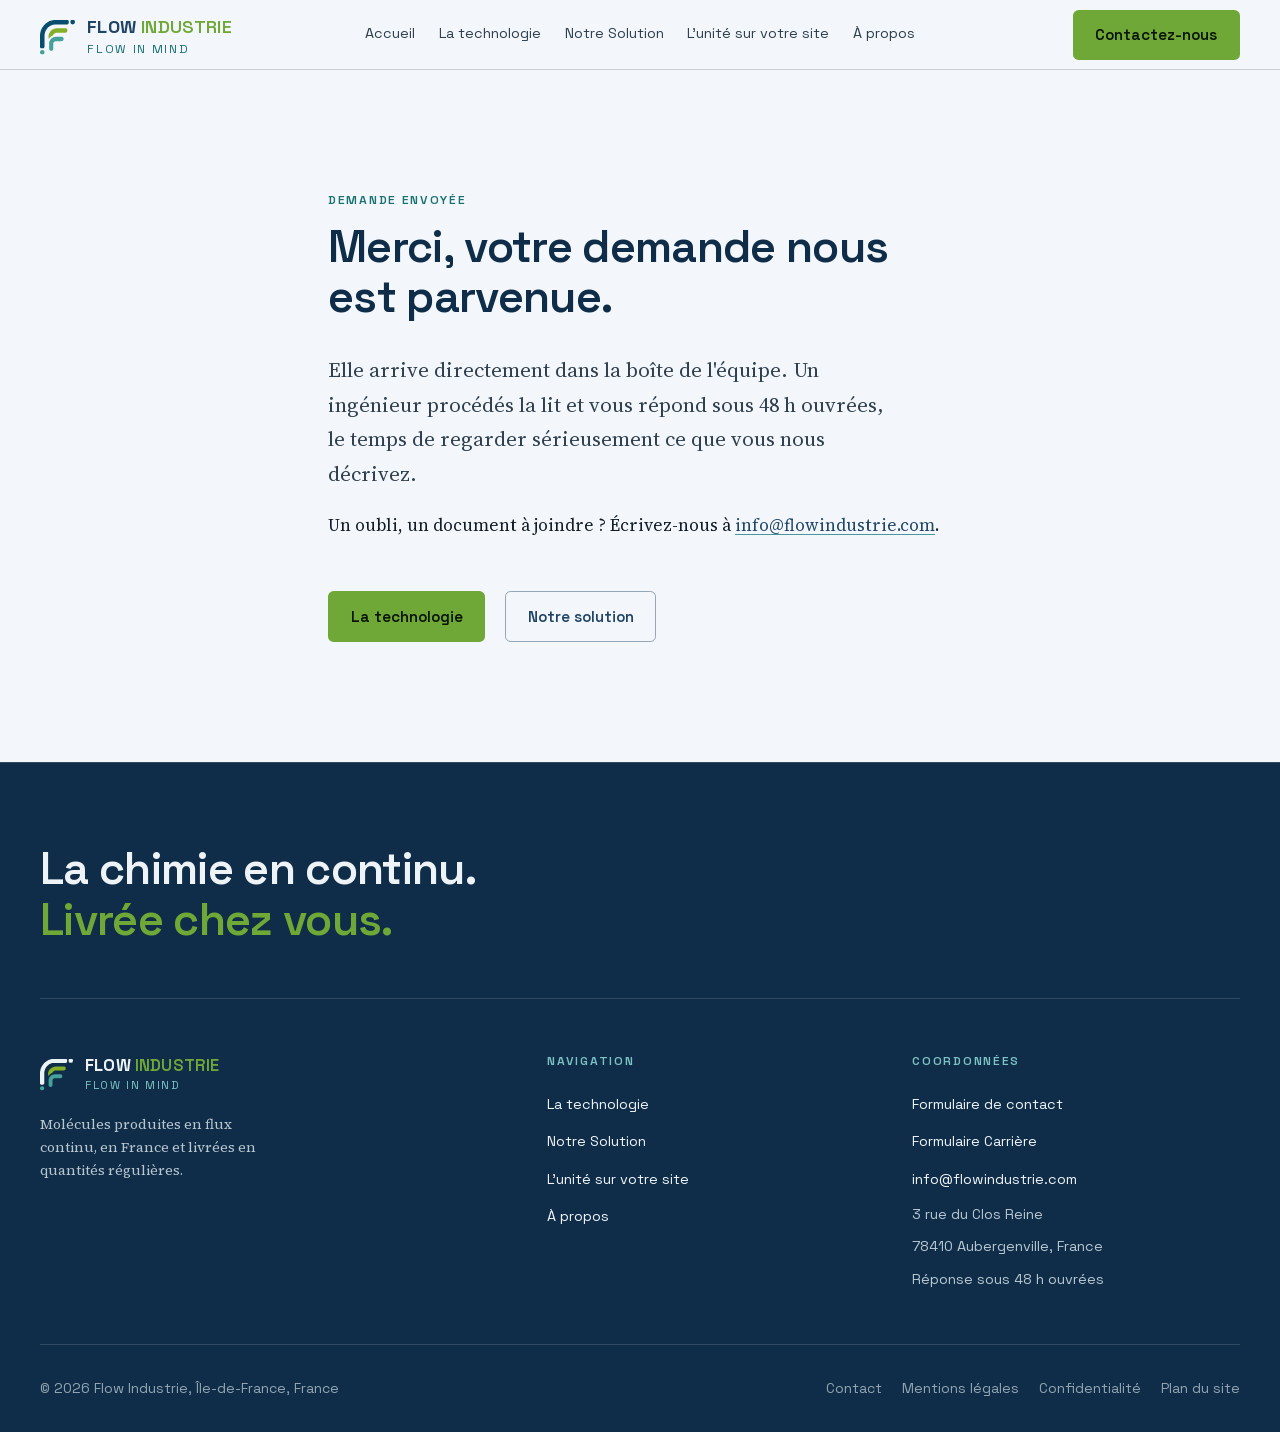
<file: merci/index.html>
<!DOCTYPE html><html lang="fr"> <head><meta charset="utf-8"><meta name="viewport" content="width=device-width, initial-scale=1"><title>Merci : votre demande est bien arrivée | Flow Industrie</title><meta name="description" content="Votre demande a bien été transmise à Flow Industrie. Un ingénieur procédés vous répond sous 48 h ouvrées."><link rel="canonical" href="https://www.flowindustrie.com/merci/"><meta name="robots" content="noindex, follow"><link rel="icon" href="../favicon.svg" type="image/svg+xml"><link rel="sitemap" href="../sitemap-index.xml"><meta property="og:type" content="website"><meta property="og:locale" content="fr_FR"><meta property="og:site_name" content="Flow Industrie"><meta property="og:title" content="Merci : votre demande est bien arrivée | Flow Industrie"><meta property="og:description" content="Votre demande a bien été transmise à Flow Industrie. Un ingénieur procédés vous répond sous 48 h ouvrées."><meta property="og:url" content="https://www.flowindustrie.com/merci/"><meta property="og:image" content="https://www.flowindustrie.com/images/og-unite-modulaire.jpg"><meta property="og:image:width" content="1200"><meta property="og:image:height" content="630"><meta property="og:image:alt" content="Vue de conception de l'unité modulaire de production chimique en flux continu Flow Industrie."><meta name="twitter:card" content="summary_large_image"><link rel="stylesheet" href="../_astro/polices.css"><script type="application/ld+json">{"@context":"https://schema.org","@type":"Organization","name":"Flow Industrie","slogan":"Flow in Mind","description":"Flow Industrie produit vos molécules chimiques en flux continu, en France et vous livre en quantités régulières : la même molécule, sans l'import.","url":"https://www.flowindustrie.com/","logo":"https://www.flowindustrie.com/images/logo-flow-industrie.png","email":"info@flowindustrie.com","address":{"@type":"PostalAddress","streetAddress":"3 rue du Clos Reine","postalCode":"78410","addressLocality":"Aubergenville","addressRegion":"Île-de-France","addressCountry":"FR"}}</script><script>
      (function () {
        var racine = document.documentElement;
        if (window.matchMedia('(prefers-reduced-motion: reduce)').matches) return;
        racine.classList.add('js-mouvement');
        window.setTimeout(function () {
          if (racine.dataset.mouvement !== 'pret') racine.classList.remove('js-mouvement');
        }, 2500);
      })();
    </script><link rel="stylesheet" href="../_astro/a-propos.DqSEigQd.css">
<style>.merci[data-astro-cid-zq3yo2ar] .wrap[data-astro-cid-zq3yo2ar]{padding-block:var(--space-3xl)}.surtitre[data-astro-cid-zq3yo2ar]{font-family:var(--font-display);font-size:.76rem;font-weight:600;letter-spacing:.14em;text-transform:uppercase;color:var(--color-teal-texte)}h1[data-astro-cid-zq3yo2ar]{font-size:clamp(1.8rem,4vw,2.8rem);color:var(--color-petrol-deep);margin-top:var(--space-sm)}.chapo[data-astro-cid-zq3yo2ar]{font-size:var(--text-lg);margin-top:var(--space-lg)}.texte[data-astro-cid-zq3yo2ar]{margin-top:var(--space-md)}.liens[data-astro-cid-zq3yo2ar]{margin-top:var(--space-xl);display:flex;gap:var(--space-md);flex-wrap:wrap}
</style><link rel="stylesheet" href="../_astro/mobile-partage.css"></head> <body> <a class="saut-contenu" href="#contenu">Aller au contenu principal</a> <header class="entete" data-astro-cid-dmqpwcec>  <!-- Niveau 2 : barre principale --> <div class="wrap barre" data-astro-cid-dmqpwcec> <a class="marque" href="../index.html" data-astro-cid-dmqpwcec>  <img class="marque-signe" src="../logo-flow-industrie.svg" alt="" width="972" height="959" data-astro-cid-dmqpwcec> <span class="marque-texte" data-astro-cid-dmqpwcec> <span class="marque-nom" data-astro-cid-dmqpwcec><b data-astro-cid-dmqpwcec>FLOW</b> <span data-astro-cid-dmqpwcec>INDUSTRIE</span></span> <span class="marque-baseline" data-astro-cid-dmqpwcec>Flow in Mind</span> </span> </a> <nav class="liens" id="menu-principal" aria-label="Navigation principale" data-astro-cid-dmqpwcec> <a href="../index.html" data-astro-cid-dmqpwcec> Accueil </a><a href="../technologie/index.html" data-astro-cid-dmqpwcec> La technologie </a><a href="../applications/index.html" data-astro-cid-dmqpwcec> Notre Solution </a><a href="../unite-sur-votre-site/index.html" data-astro-cid-dmqpwcec> L&#39;unité sur votre site </a><a href="../a-propos/index.html" data-astro-cid-dmqpwcec> À propos </a> <a class="btn btn-accent cta-menu" href="../contact/index.html" data-astro-cid-dmqpwcec>Contactez-nous</a> </nav> <div class="actions-entete" data-astro-cid-dmqpwcec><a class="btn btn-accent cta-entete" href="../contact/index.html" data-astro-cid-dmqpwcec>Contactez-nous</a><button type="button" class="bouton-menu" id="bouton-menu" aria-controls="menu-principal" aria-expanded="false" data-astro-cid-dmqpwcec><span class="barres-menu" aria-hidden="true" data-astro-cid-dmqpwcec><span data-astro-cid-dmqpwcec></span><span data-astro-cid-dmqpwcec></span><span data-astro-cid-dmqpwcec></span></span>Menu</button></div> </div> </header>  <script type="module">const t=document.querySelector(".entete");if(t){let s=null;const l=()=>{const e=window.scrollY>8;e!==s&&(s=e,e?t.dataset.defile="":delete t.dataset.defile)};window.addEventListener("scroll",l,{passive:!0}),l()}</script> <main id="contenu">  <section class="merci" data-astro-cid-zq3yo2ar> <div class="wrap wrap-lecture" data-anim-groupe="monte" data-astro-cid-zq3yo2ar> <p class="surtitre" data-astro-cid-zq3yo2ar>Demande envoyée</p> <h1 data-astro-cid-zq3yo2ar>Merci, votre demande nous est parvenue.</h1> <p class="chapo" data-astro-cid-zq3yo2ar>
Elle arrive directement dans la boîte de l'équipe. Un ingénieur procédés la lit et vous
        répond sous 48 h ouvrées, le temps de regarder sérieusement ce que vous nous
        décrivez.
</p> <p class="texte" data-astro-cid-zq3yo2ar>
Un oubli, un document à joindre ? Écrivez-nous à
<a class="lien-texte" href="mailto:info@flowindustrie.com" data-astro-cid-zq3yo2ar>info@flowindustrie.com</a>.
</p> <div class="liens" data-astro-cid-zq3yo2ar> <a class="btn btn-accent" href="../technologie/index.html" data-astro-cid-zq3yo2ar>La technologie</a> <a class="btn btn-ghost" href="../index.html#notre-solution" data-astro-cid-zq3yo2ar>Notre solution</a> </div> </div> </section>  </main> <footer class="pied" data-astro-cid-yrghxkbj>  <div class="wrap" data-anim-groupe="monte" data-astro-cid-yrghxkbj>  <p class="declaration" data-astro-cid-yrghxkbj> <span data-astro-cid-yrghxkbj>La chimie en continu.</span> <span class="chez-vous" data-astro-cid-yrghxkbj>Livrée chez vous.</span> </p> <div class="colonnes" data-astro-cid-yrghxkbj> <div class="bloc-marque" data-astro-cid-yrghxkbj> <a class="marque" href="../index.html" data-astro-cid-yrghxkbj>  <img class="marque-signe" src="../logo-flow-industrie-fond-sombre.svg" alt="" width="972" height="959" data-astro-cid-yrghxkbj> <span class="marque-texte" data-astro-cid-yrghxkbj> <span class="marque-nom" data-astro-cid-yrghxkbj><b data-astro-cid-yrghxkbj>FLOW</b> <span data-astro-cid-yrghxkbj>INDUSTRIE</span></span> <span class="marque-baseline" data-astro-cid-yrghxkbj>Flow in Mind</span> </span> </a>  <p class="description" data-astro-cid-yrghxkbj>
Molécules produites en flux continu, en France et livrées en quantités
          régulières.
</p> </div> <nav class="colonne" aria-labelledby="pied-navigation" data-astro-cid-yrghxkbj> <p class="colonne-titre" id="pied-navigation" data-astro-cid-yrghxkbj>Navigation</p> <ul data-astro-cid-yrghxkbj> <li data-astro-cid-yrghxkbj> <a href="../technologie/index.html" data-astro-cid-yrghxkbj>La technologie</a> </li><li data-astro-cid-yrghxkbj> <a href="../applications/index.html" data-astro-cid-yrghxkbj>Notre Solution</a> </li><li data-astro-cid-yrghxkbj> <a href="../unite-sur-votre-site/index.html" data-astro-cid-yrghxkbj>L&#39;unité sur votre site</a> </li><li data-astro-cid-yrghxkbj> <a href="../a-propos/index.html" data-astro-cid-yrghxkbj>À propos</a> </li></ul> </nav> <div class="colonne" data-astro-cid-yrghxkbj> <p class="colonne-titre" id="pied-coordonnees" data-astro-cid-yrghxkbj>Coordonnées</p>  <address aria-labelledby="pied-coordonnees" data-astro-cid-yrghxkbj> <ul data-astro-cid-yrghxkbj>  <li data-astro-cid-yrghxkbj><a href="../contact/index.html" data-astro-cid-yrghxkbj>Formulaire de contact</a></li>  <li data-astro-cid-yrghxkbj><a href="../carriere/index.html" data-astro-cid-yrghxkbj>Formulaire Carrière</a></li> <li data-astro-cid-yrghxkbj><a href="mailto:info@flowindustrie.com" data-astro-cid-yrghxkbj>info@flowindustrie.com</a></li> <li data-astro-cid-yrghxkbj>3 rue du Clos Reine</li> <li data-astro-cid-yrghxkbj>78410 Aubergenville, France</li> <li data-astro-cid-yrghxkbj>Réponse sous 48 h ouvrées</li> </ul> </address> </div> </div> <div class="rangee" data-astro-cid-yrghxkbj>  <span data-astro-cid-yrghxkbj>© 2026 Flow Industrie, Île-de-France, France</span> <nav aria-label="Liens de bas de page" data-astro-cid-yrghxkbj> <a href="../contact/index.html" data-astro-cid-yrghxkbj>Contact</a> <a href="../mentions-legales/index.html" data-astro-cid-yrghxkbj>Mentions légales</a> <a href="../confidentialite/index.html" data-astro-cid-yrghxkbj>Confidentialité</a> <a href="../plan-du-site/index.html" data-astro-cid-yrghxkbj>Plan du site</a> </nav> </div> </div> </footer>  <script type="module">const s=document.documentElement;if(s.classList.contains("js-mouvement")){const o=Array.from(document.querySelectorAll("[data-anim], [data-anim-groupe]"));if(!("IntersectionObserver"in window))o.forEach(e=>e.classList.add("vu"));else{const e=new IntersectionObserver(t=>{for(const n of t)n.isIntersecting&&(n.target.classList.add("vu"),e.unobserve(n.target))},{rootMargin:"0px 0px -10% 0px"});document.body.offsetHeight,o.forEach(t=>e.observe(t))}s.dataset.mouvement="pret"}</script> <dialog class="panneau-contact" id="panneau-contact" aria-labelledby="panneau-titre"><div class="panneau-tete"><div><h2 id="panneau-titre" class="titre">Une question, un projet&nbsp;?</h2></div><button type="button" class="panneau-croix" aria-label="Fermer le formulaire"><svg viewBox="0 0 24 24" width="20" height="20" fill="none" stroke="currentColor" stroke-width="1.7" stroke-linecap="round" aria-hidden="true"><path d="m6 6 12 12M18 6 6 18"/></svg></button></div><div class="panneau-corps"><form class="formulaire carte" id="pan-formulaire-contact" data-anim="carte" action="/envoi/contact.php" method="POST" data-astro-cid-qtd5vjyj> <!-- Piège à robots : un humain ne remplit jamais ce champ. --> <input type="checkbox" name="botcheck" class="piege" tabindex="-1" autocomplete="off" data-astro-cid-qtd5vjyj> <!-- Traçage de la source du lead, rempli par le script en bas de composant. --> <input type="hidden" name="page_origine" id="pan-page_origine" data-astro-cid-qtd5vjyj> <input type="hidden" name="referent" id="pan-referent" data-astro-cid-qtd5vjyj> <input type="hidden" name="utm_source" id="pan-utm_source" data-astro-cid-qtd5vjyj> <input type="hidden" name="utm_medium" id="pan-utm_medium" data-astro-cid-qtd5vjyj> <input type="hidden" name="utm_campaign" id="pan-utm_campaign" data-astro-cid-qtd5vjyj> <ul class="formulaire-appui"><li><svg class="glyphe" viewBox="0 0 24 24" width="15" height="15" fill="none" stroke="currentColor" stroke-width="2" stroke-linecap="round" stroke-linejoin="round" aria-hidden="true"><path d="m4 12.5 5 5L20 6.5"/></svg><span>Réponse sous 48 h ouvrées en toute confidentialité</span></li></ul> <div class="duo" data-astro-cid-qtd5vjyj> <label data-astro-cid-qtd5vjyj>
Nom et prénom
<input type="text" name="nom" autocomplete="name" required data-astro-cid-qtd5vjyj> </label> <label data-astro-cid-qtd5vjyj>
Société
<input type="text" name="societe" autocomplete="organization" required data-astro-cid-qtd5vjyj> </label> </div> <div class="duo" data-astro-cid-qtd5vjyj> <label data-astro-cid-qtd5vjyj>
Email professionnel
<input type="email" name="email" autocomplete="email" required data-astro-cid-qtd5vjyj> </label> <label data-astro-cid-qtd5vjyj>
Téléphone
<input type="tel" name="telephone" autocomplete="tel" required data-astro-cid-qtd5vjyj> </label> </div> <label data-astro-cid-qtd5vjyj>
Sujet
<input type="text" name="sujet" required placeholder="En quelques mots, l'objet de votre demande" data-astro-cid-qtd5vjyj> </label> <label data-astro-cid-qtd5vjyj>
Message
<textarea name="message" rows="4" required placeholder="Décrivez-nous votre question / projet…" data-astro-cid-qtd5vjyj></textarea> </label> <label class="consentement" data-astro-cid-qtd5vjyj> <input type="checkbox" name="consentement" required data-astro-cid-qtd5vjyj> <span data-astro-cid-qtd5vjyj>
J'accepte que Flow Industrie utilise ces informations pour répondre à ma demande. Voir la
<a class="lien-texte" href="../confidentialite/index.html" data-astro-cid-qtd5vjyj>politique de confidentialité</a>.
</span> </label> <p class="erreur" id="pan-erreur-envoi" role="alert" hidden data-astro-cid-qtd5vjyj>
L'envoi n'a pas abouti. Réessayez dans un instant, ou écrivez-nous directement à
<a href="mailto:info@flowindustrie.com" data-astro-cid-qtd5vjyj>info@flowindustrie.com</a>.
</p> <button class="btn btn-accent" type="submit" data-astro-cid-qtd5vjyj>Envoyer ma demande</button> <p class="note" data-astro-cid-qtd5vjyj>Réponse sous 48 h ouvrées. Vos informations ne sont ni revendues ni transmises à des tiers.</p> </form><div class="remerciement carte" id="pan-remerciement" tabindex="-1" hidden data-astro-cid-qtd5vjyj> <p class="marque" aria-hidden="true" data-astro-cid-qtd5vjyj>✓</p> <h3 data-astro-cid-qtd5vjyj>Merci, votre demande nous est parvenue.</h3> <p data-astro-cid-qtd5vjyj>
Elle arrive directement dans la boîte de l'équipe. Un ingénieur procédés la lit et vous
    répond sous 48 h ouvrées, le temps de regarder sérieusement ce que vous nous
    décrivez.
</p> <p data-astro-cid-qtd5vjyj>
Un oubli, un document à joindre ? Écrivez-nous à
<a class="lien-texte" href="mailto:info@flowindustrie.com" data-astro-cid-qtd5vjyj>info@flowindustrie.com</a>.
</p> <p class="note" data-astro-cid-qtd5vjyj>
En attendant, <a class="lien-texte" href="../technologie/index.html" data-astro-cid-qtd5vjyj>la technologie</a> et
<a class="lien-texte" href="../index.html#notre-solution" data-astro-cid-qtd5vjyj>notre solution</a> répondent déjà à une bonne partie
    des questions.
</p> </div></div></dialog><div class="barre-mobile"><a class="btn btn-accent" href="../contact/index.html">Contactez-nous</a></div><script src="../_astro/panneau-contact.js" defer></script><script src="../_astro/entete-mobile.js" defer></script><script src="../_astro/mobile.js" defer></script></body> </html>
</file>
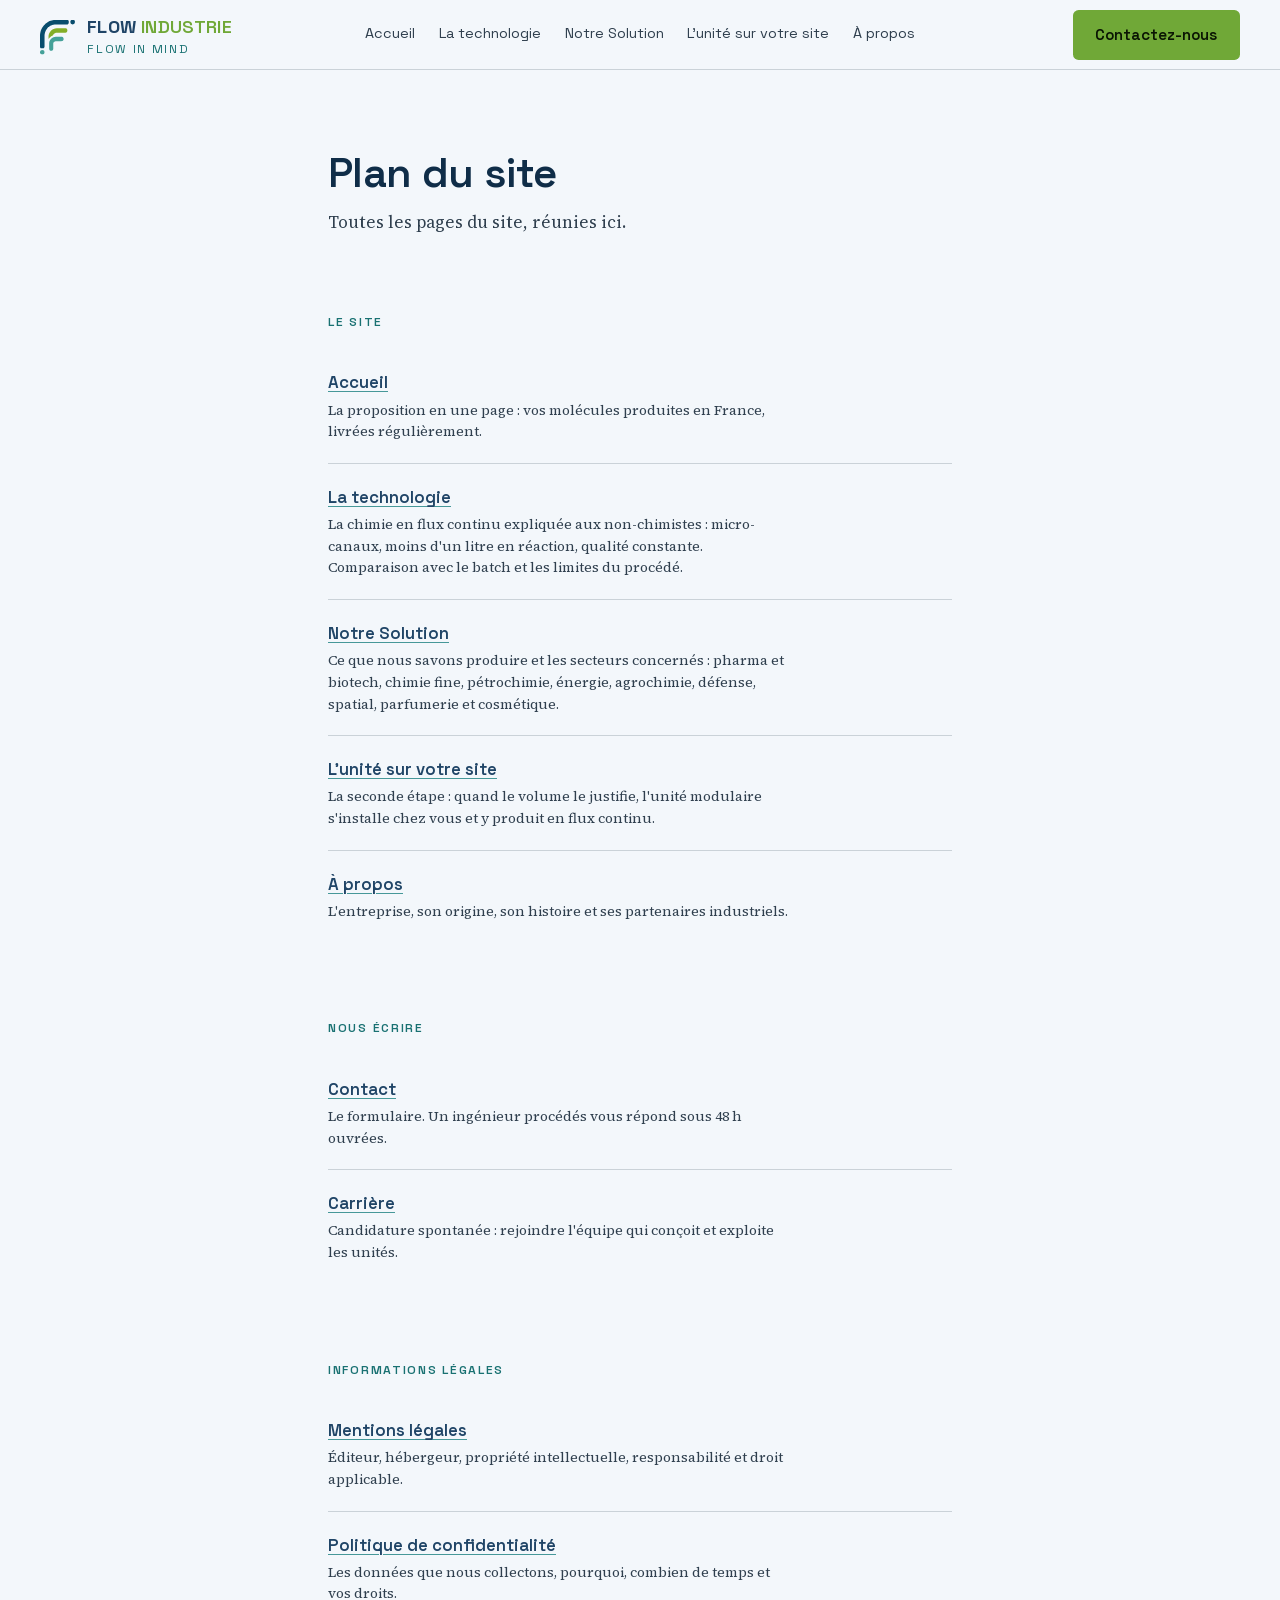
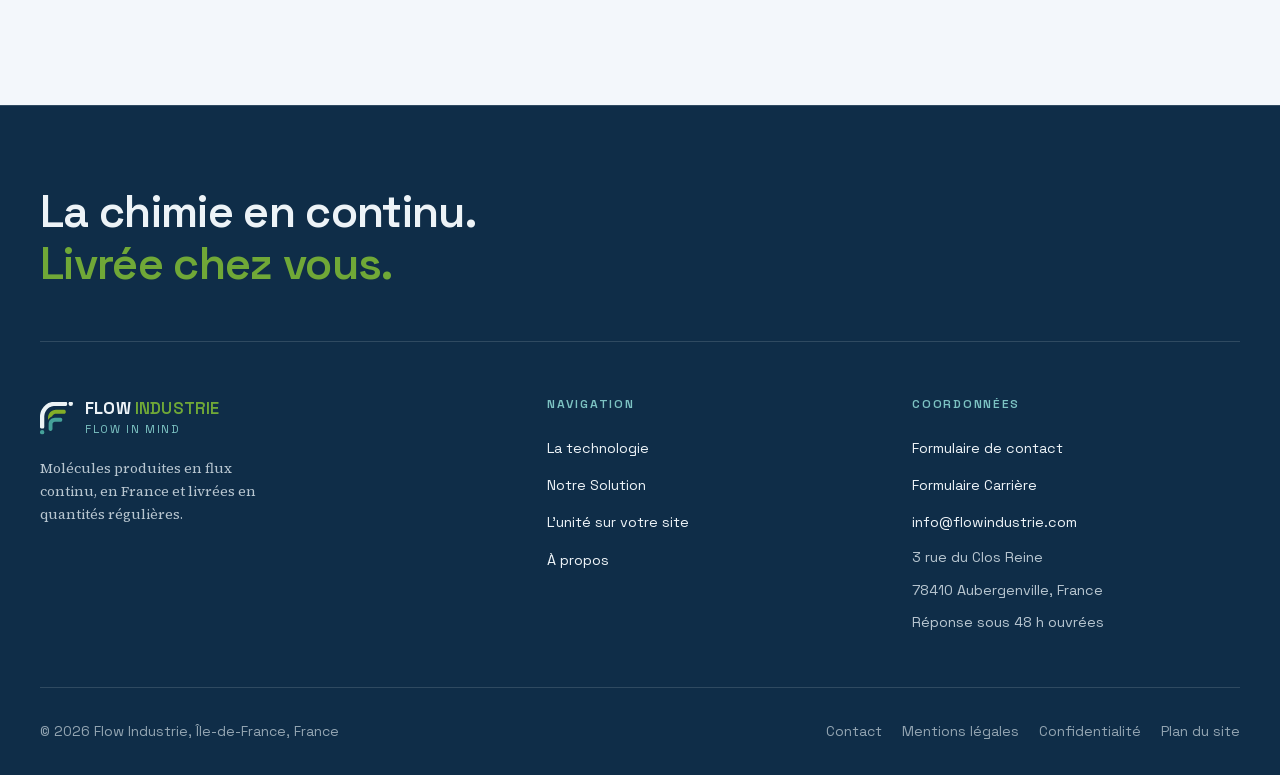
<file: plan-du-site/index.html>
<!DOCTYPE html><html lang="fr"> <head><meta name="robots" content="noindex, nofollow"><meta charset="utf-8"><meta name="viewport" content="width=device-width, initial-scale=1"><title>Plan du site | Flow Industrie</title><meta name="description" content="Toutes les pages du site Flow Industrie réunies sur une seule page : la technologie, la solution, l'unité sur votre site, le blog, le contact et les mentions légales."><link rel="canonical" href="https://www.flowindustrie.com/plan-du-site/"><link rel="icon" href="../favicon.svg" type="image/svg+xml"><link rel="sitemap" href="../sitemap-index.xml"><meta property="og:type" content="website"><meta property="og:locale" content="fr_FR"><meta property="og:site_name" content="Flow Industrie"><meta property="og:title" content="Plan du site | Flow Industrie"><meta property="og:description" content="Toutes les pages du site Flow Industrie réunies sur une seule page : la technologie, la solution, l'unité sur votre site, le blog, le contact et les mentions légales."><meta property="og:url" content="https://www.flowindustrie.com/plan-du-site/"><meta property="og:image" content="https://www.flowindustrie.com/images/og-unite-modulaire.jpg"><meta property="og:image:width" content="1200"><meta property="og:image:height" content="630"><meta property="og:image:alt" content="Vue de conception de l'unité modulaire de production chimique en flux continu Flow Industrie."><meta name="twitter:card" content="summary_large_image"><link rel="stylesheet" href="../_astro/polices.css"><script type="application/ld+json">{"@context":"https://schema.org","@type":"Organization","name":"Flow Industrie","slogan":"Flow in Mind","description":"Flow Industrie produit vos molécules chimiques en flux continu, en France et vous livre en quantités régulières : la même molécule, sans l'import.","url":"https://www.flowindustrie.com/","logo":"https://www.flowindustrie.com/images/logo-flow-industrie.png","email":"info@flowindustrie.com","address":{"@type":"PostalAddress","streetAddress":"3 rue du Clos Reine","postalCode":"78410","addressLocality":"Aubergenville","addressRegion":"Île-de-France","addressCountry":"FR"}}</script><script>
      (function () {
        var racine = document.documentElement;
        if (window.matchMedia('(prefers-reduced-motion: reduce)').matches) return;
        racine.classList.add('js-mouvement');
        window.setTimeout(function () {
          if (racine.dataset.mouvement !== 'pret') racine.classList.remove('js-mouvement');
        }, 2500);
      })();
    </script><link rel="stylesheet" href="../_astro/a-propos.DqSEigQd.css">
<style>.plan-du-site .wrap{padding-block:var(--space-2xl)}.plan-du-site h1{font-size:clamp(1.8rem,3.6vw,2.6rem);color:var(--color-petrol-deep)}.plan-du-site .chapo{margin-top:var(--space-sm);color:var(--color-ink-2);max-width:54ch}.plan-du-site h2{font-family:var(--font-display);font-size:.76rem;font-weight:600;letter-spacing:.14em;text-transform:uppercase;color:var(--color-teal-texte);margin-top:var(--space-2xl);scroll-margin-top:var(--h-entete)}.plan-du-site ul{list-style:none;margin-top:var(--space-md);display:grid;gap:0}.plan-du-site li{display:grid;gap:.15rem;padding-block:var(--space-md);border-bottom:var(--rule)}.plan-du-site li:last-child{border-bottom:0}.plan-du-site li a{font-family:var(--font-display);font-weight:600;font-size:1.05rem;color:var(--color-petrol);text-decoration-color:var(--color-teal);text-underline-offset:.1875rem}.plan-du-site li a:hover{color:var(--color-petrol-deep)}.plan-du-site li p{font-size:var(--text-sm);line-height:1.55;color:var(--color-ink-2);max-width:66ch}</style><link rel="stylesheet" href="../_astro/mobile-partage.css"></head> <body> <a class="saut-contenu" href="#contenu">Aller au contenu principal</a> <header class="entete" data-astro-cid-dmqpwcec>  <!-- Niveau 2 : barre principale --> <div class="wrap barre" data-astro-cid-dmqpwcec> <a class="marque" href="../index.html" data-astro-cid-dmqpwcec>  <img class="marque-signe" src="../logo-flow-industrie.svg" alt="" width="972" height="959" data-astro-cid-dmqpwcec> <span class="marque-texte" data-astro-cid-dmqpwcec> <span class="marque-nom" data-astro-cid-dmqpwcec><b data-astro-cid-dmqpwcec>FLOW</b> <span data-astro-cid-dmqpwcec>INDUSTRIE</span></span> <span class="marque-baseline" data-astro-cid-dmqpwcec>Flow in Mind</span> </span> </a> <nav class="liens" id="menu-principal" aria-label="Navigation principale" data-astro-cid-dmqpwcec> <a href="../index.html" data-astro-cid-dmqpwcec> Accueil </a><a href="../technologie/index.html" data-astro-cid-dmqpwcec> La technologie </a><a href="../applications/index.html" data-astro-cid-dmqpwcec> Notre Solution </a><a href="../unite-sur-votre-site/index.html" data-astro-cid-dmqpwcec> L&#39;unité sur votre site </a><a href="../a-propos/index.html" data-astro-cid-dmqpwcec> À propos </a> <a class="btn btn-accent cta-menu" href="../contact/index.html" data-astro-cid-dmqpwcec>Contactez-nous</a> </nav> <div class="actions-entete" data-astro-cid-dmqpwcec><a class="btn btn-accent cta-entete" href="../contact/index.html" data-astro-cid-dmqpwcec>Contactez-nous</a><button type="button" class="bouton-menu" id="bouton-menu" aria-controls="menu-principal" aria-expanded="false" data-astro-cid-dmqpwcec><span class="barres-menu" aria-hidden="true" data-astro-cid-dmqpwcec><span data-astro-cid-dmqpwcec></span><span data-astro-cid-dmqpwcec></span><span data-astro-cid-dmqpwcec></span></span>Menu</button></div> </div> </header>  <script type="module">const t=document.querySelector(".entete");if(t){let s=null;const l=()=>{const e=window.scrollY>8;e!==s&&(s=e,e?t.dataset.defile="":delete t.dataset.defile)};window.addEventListener("scroll",l,{passive:!0}),l()}</script> <main id="contenu"> <section class="plan-du-site"> <div class="wrap wrap-lecture"> <h1>Plan du site</h1> <p class="chapo">Toutes les pages du site, réunies ici.</p> <h2 id="le-site">Le site</h2><ul><li><a class="lien-texte" href="../index.html">Accueil</a><p>La proposition en une page : vos molécules produites en France, livrées régulièrement.</p></li><li><a class="lien-texte" href="../technologie/index.html">La technologie</a><p>La chimie en flux continu expliquée aux non-chimistes : micro-canaux, moins d&#39;un litre en réaction, qualité constante. Comparaison avec le batch et les limites du procédé.</p></li><li><a class="lien-texte" href="../applications/index.html">Notre Solution</a><p>Ce que nous savons produire et les secteurs concernés : pharma et biotech, chimie fine, pétrochimie, énergie, agrochimie, défense, spatial, parfumerie et cosmétique.</p></li><li><a class="lien-texte" href="../unite-sur-votre-site/index.html">L&#39;unité sur votre site</a><p>La seconde étape : quand le volume le justifie, l&#39;unité modulaire s&#39;installe chez vous et y produit en flux continu.</p></li><li><a class="lien-texte" href="../a-propos/index.html">À propos</a><p>L&#39;entreprise, son origine, son histoire et ses partenaires industriels.</p></li></ul><h2 id="nous-ecrire">Nous écrire</h2><ul><li><a class="lien-texte" href="../contact/index.html">Contact</a><p>Le formulaire. Un ingénieur procédés vous répond sous 48 h ouvrées.</p></li><li><a class="lien-texte" href="../carriere/index.html">Carrière</a><p>Candidature spontanée : rejoindre l&#39;équipe qui conçoit et exploite les unités.</p></li></ul><h2 id="informations-legales">Informations légales</h2><ul><li><a class="lien-texte" href="../mentions-legales/index.html">Mentions légales</a><p>Éditeur, hébergeur, propriété intellectuelle, responsabilité et droit applicable.</p></li><li><a class="lien-texte" href="../confidentialite/index.html">Politique de confidentialité</a><p>Les données que nous collectons, pourquoi, combien de temps et vos droits.</p></li></ul> </div> </section> </main> <footer class="pied" data-astro-cid-yrghxkbj>  <div class="wrap" data-anim-groupe="monte" data-astro-cid-yrghxkbj>  <p class="declaration" data-astro-cid-yrghxkbj> <span data-astro-cid-yrghxkbj>La chimie en continu.</span> <span class="chez-vous" data-astro-cid-yrghxkbj>Livrée chez vous.</span> </p> <div class="colonnes" data-astro-cid-yrghxkbj> <div class="bloc-marque" data-astro-cid-yrghxkbj> <a class="marque" href="../index.html" data-astro-cid-yrghxkbj>  <img class="marque-signe" src="../logo-flow-industrie-fond-sombre.svg" alt="" width="972" height="959" data-astro-cid-yrghxkbj> <span class="marque-texte" data-astro-cid-yrghxkbj> <span class="marque-nom" data-astro-cid-yrghxkbj><b data-astro-cid-yrghxkbj>FLOW</b> <span data-astro-cid-yrghxkbj>INDUSTRIE</span></span> <span class="marque-baseline" data-astro-cid-yrghxkbj>Flow in Mind</span> </span> </a>  <p class="description" data-astro-cid-yrghxkbj>
Molécules produites en flux continu, en France et livrées en quantités
          régulières.
</p> </div> <nav class="colonne" aria-labelledby="pied-navigation" data-astro-cid-yrghxkbj> <p class="colonne-titre" id="pied-navigation" data-astro-cid-yrghxkbj>Navigation</p> <ul data-astro-cid-yrghxkbj> <li data-astro-cid-yrghxkbj> <a href="../technologie/index.html" data-astro-cid-yrghxkbj>La technologie</a> </li><li data-astro-cid-yrghxkbj> <a href="../applications/index.html" data-astro-cid-yrghxkbj>Notre Solution</a> </li><li data-astro-cid-yrghxkbj> <a href="../unite-sur-votre-site/index.html" data-astro-cid-yrghxkbj>L&#39;unité sur votre site</a> </li><li data-astro-cid-yrghxkbj> <a href="../a-propos/index.html" data-astro-cid-yrghxkbj>À propos</a> </li></ul> </nav> <div class="colonne" data-astro-cid-yrghxkbj> <p class="colonne-titre" id="pied-coordonnees" data-astro-cid-yrghxkbj>Coordonnées</p>  <address aria-labelledby="pied-coordonnees" data-astro-cid-yrghxkbj> <ul data-astro-cid-yrghxkbj>  <li data-astro-cid-yrghxkbj><a href="../contact/index.html" data-astro-cid-yrghxkbj>Formulaire de contact</a></li>  <li data-astro-cid-yrghxkbj><a href="../carriere/index.html" data-astro-cid-yrghxkbj>Formulaire Carrière</a></li> <li data-astro-cid-yrghxkbj><a href="mailto:info@flowindustrie.com" data-astro-cid-yrghxkbj>info@flowindustrie.com</a></li> <li data-astro-cid-yrghxkbj>3 rue du Clos Reine</li> <li data-astro-cid-yrghxkbj>78410 Aubergenville, France</li> <li data-astro-cid-yrghxkbj>Réponse sous 48 h ouvrées</li> </ul> </address> </div> </div> <div class="rangee" data-astro-cid-yrghxkbj>  <span data-astro-cid-yrghxkbj>© 2026 Flow Industrie, Île-de-France, France</span> <nav aria-label="Liens de bas de page" data-astro-cid-yrghxkbj> <a href="../contact/index.html" data-astro-cid-yrghxkbj>Contact</a> <a href="../mentions-legales/index.html" data-astro-cid-yrghxkbj>Mentions légales</a> <a href="../confidentialite/index.html" data-astro-cid-yrghxkbj>Confidentialité</a> <a href="../plan-du-site/index.html" data-astro-cid-yrghxkbj>Plan du site</a> </nav> </div> </div> </footer>  <script type="module">const s=document.documentElement;if(s.classList.contains("js-mouvement")){const o=Array.from(document.querySelectorAll("[data-anim], [data-anim-groupe]"));if(!("IntersectionObserver"in window))o.forEach(e=>e.classList.add("vu"));else{const e=new IntersectionObserver(t=>{for(const n of t)n.isIntersecting&&(n.target.classList.add("vu"),e.unobserve(n.target))},{rootMargin:"0px 0px -10% 0px"});document.body.offsetHeight,o.forEach(t=>e.observe(t))}s.dataset.mouvement="pret"}</script> <dialog class="panneau-contact" id="panneau-contact" aria-labelledby="panneau-titre"><div class="panneau-tete"><div><h2 id="panneau-titre" class="titre">Une question, un projet&nbsp;?</h2></div><button type="button" class="panneau-croix" aria-label="Fermer le formulaire"><svg viewBox="0 0 24 24" width="20" height="20" fill="none" stroke="currentColor" stroke-width="1.7" stroke-linecap="round" aria-hidden="true"><path d="m6 6 12 12M18 6 6 18"/></svg></button></div><div class="panneau-corps"><form class="formulaire carte" id="pan-formulaire-contact" data-anim="carte" action="/envoi/contact.php" method="POST" data-astro-cid-qtd5vjyj> <!-- Piège à robots : un humain ne remplit jamais ce champ. --> <input type="checkbox" name="botcheck" class="piege" tabindex="-1" autocomplete="off" data-astro-cid-qtd5vjyj> <!-- Traçage de la source du lead, rempli par le script en bas de composant. --> <input type="hidden" name="page_origine" id="pan-page_origine" data-astro-cid-qtd5vjyj> <input type="hidden" name="referent" id="pan-referent" data-astro-cid-qtd5vjyj> <input type="hidden" name="utm_source" id="pan-utm_source" data-astro-cid-qtd5vjyj> <input type="hidden" name="utm_medium" id="pan-utm_medium" data-astro-cid-qtd5vjyj> <input type="hidden" name="utm_campaign" id="pan-utm_campaign" data-astro-cid-qtd5vjyj> <ul class="formulaire-appui"><li><svg class="glyphe" viewBox="0 0 24 24" width="15" height="15" fill="none" stroke="currentColor" stroke-width="2" stroke-linecap="round" stroke-linejoin="round" aria-hidden="true"><path d="m4 12.5 5 5L20 6.5"/></svg><span>Réponse sous 48 h ouvrées en toute confidentialité</span></li></ul> <div class="duo" data-astro-cid-qtd5vjyj> <label data-astro-cid-qtd5vjyj>
Nom et prénom
<input type="text" name="nom" autocomplete="name" required data-astro-cid-qtd5vjyj> </label> <label data-astro-cid-qtd5vjyj>
Société
<input type="text" name="societe" autocomplete="organization" required data-astro-cid-qtd5vjyj> </label> </div> <div class="duo" data-astro-cid-qtd5vjyj> <label data-astro-cid-qtd5vjyj>
Email professionnel
<input type="email" name="email" autocomplete="email" required data-astro-cid-qtd5vjyj> </label> <label data-astro-cid-qtd5vjyj>
Téléphone
<input type="tel" name="telephone" autocomplete="tel" required data-astro-cid-qtd5vjyj> </label> </div> <label data-astro-cid-qtd5vjyj>
Sujet
<input type="text" name="sujet" required placeholder="En quelques mots, l'objet de votre demande" data-astro-cid-qtd5vjyj> </label> <label data-astro-cid-qtd5vjyj>
Message
<textarea name="message" rows="4" required placeholder="Décrivez-nous votre question / projet…" data-astro-cid-qtd5vjyj></textarea> </label> <label class="consentement" data-astro-cid-qtd5vjyj> <input type="checkbox" name="consentement" required data-astro-cid-qtd5vjyj> <span data-astro-cid-qtd5vjyj>
J'accepte que Flow Industrie utilise ces informations pour répondre à ma demande. Voir la
<a class="lien-texte" href="../confidentialite/index.html" data-astro-cid-qtd5vjyj>politique de confidentialité</a>.
</span> </label> <p class="erreur" id="pan-erreur-envoi" role="alert" hidden data-astro-cid-qtd5vjyj>
L'envoi n'a pas abouti. Réessayez dans un instant, ou écrivez-nous directement à
<a href="mailto:info@flowindustrie.com" data-astro-cid-qtd5vjyj>info@flowindustrie.com</a>.
</p> <button class="btn btn-accent" type="submit" data-astro-cid-qtd5vjyj>Envoyer ma demande</button> <p class="note" data-astro-cid-qtd5vjyj>Réponse sous 48 h ouvrées. Vos informations ne sont ni revendues ni transmises à des tiers.</p> </form><div class="remerciement carte" id="pan-remerciement" tabindex="-1" hidden data-astro-cid-qtd5vjyj> <p class="marque" aria-hidden="true" data-astro-cid-qtd5vjyj>✓</p> <h3 data-astro-cid-qtd5vjyj>Merci, votre demande nous est parvenue.</h3> <p data-astro-cid-qtd5vjyj>
Elle arrive directement dans la boîte de l'équipe. Un ingénieur procédés la lit et vous
    répond sous 48 h ouvrées, le temps de regarder sérieusement ce que vous nous
    décrivez.
</p> <p data-astro-cid-qtd5vjyj>
Un oubli, un document à joindre ? Écrivez-nous à
<a class="lien-texte" href="mailto:info@flowindustrie.com" data-astro-cid-qtd5vjyj>info@flowindustrie.com</a>.
</p> <p class="note" data-astro-cid-qtd5vjyj>
En attendant, <a class="lien-texte" href="../technologie/index.html" data-astro-cid-qtd5vjyj>la technologie</a> et
<a class="lien-texte" href="../index.html#notre-solution" data-astro-cid-qtd5vjyj>notre solution</a> répondent déjà à une bonne partie
    des questions.
</p> </div></div></dialog><div class="barre-mobile"><a class="btn btn-accent" href="../contact/index.html">Contactez-nous</a></div><script src="../_astro/panneau-contact.js" defer></script><script src="../_astro/entete-mobile.js" defer></script><script src="../_astro/mobile.js" defer></script></body> </html>
</file>
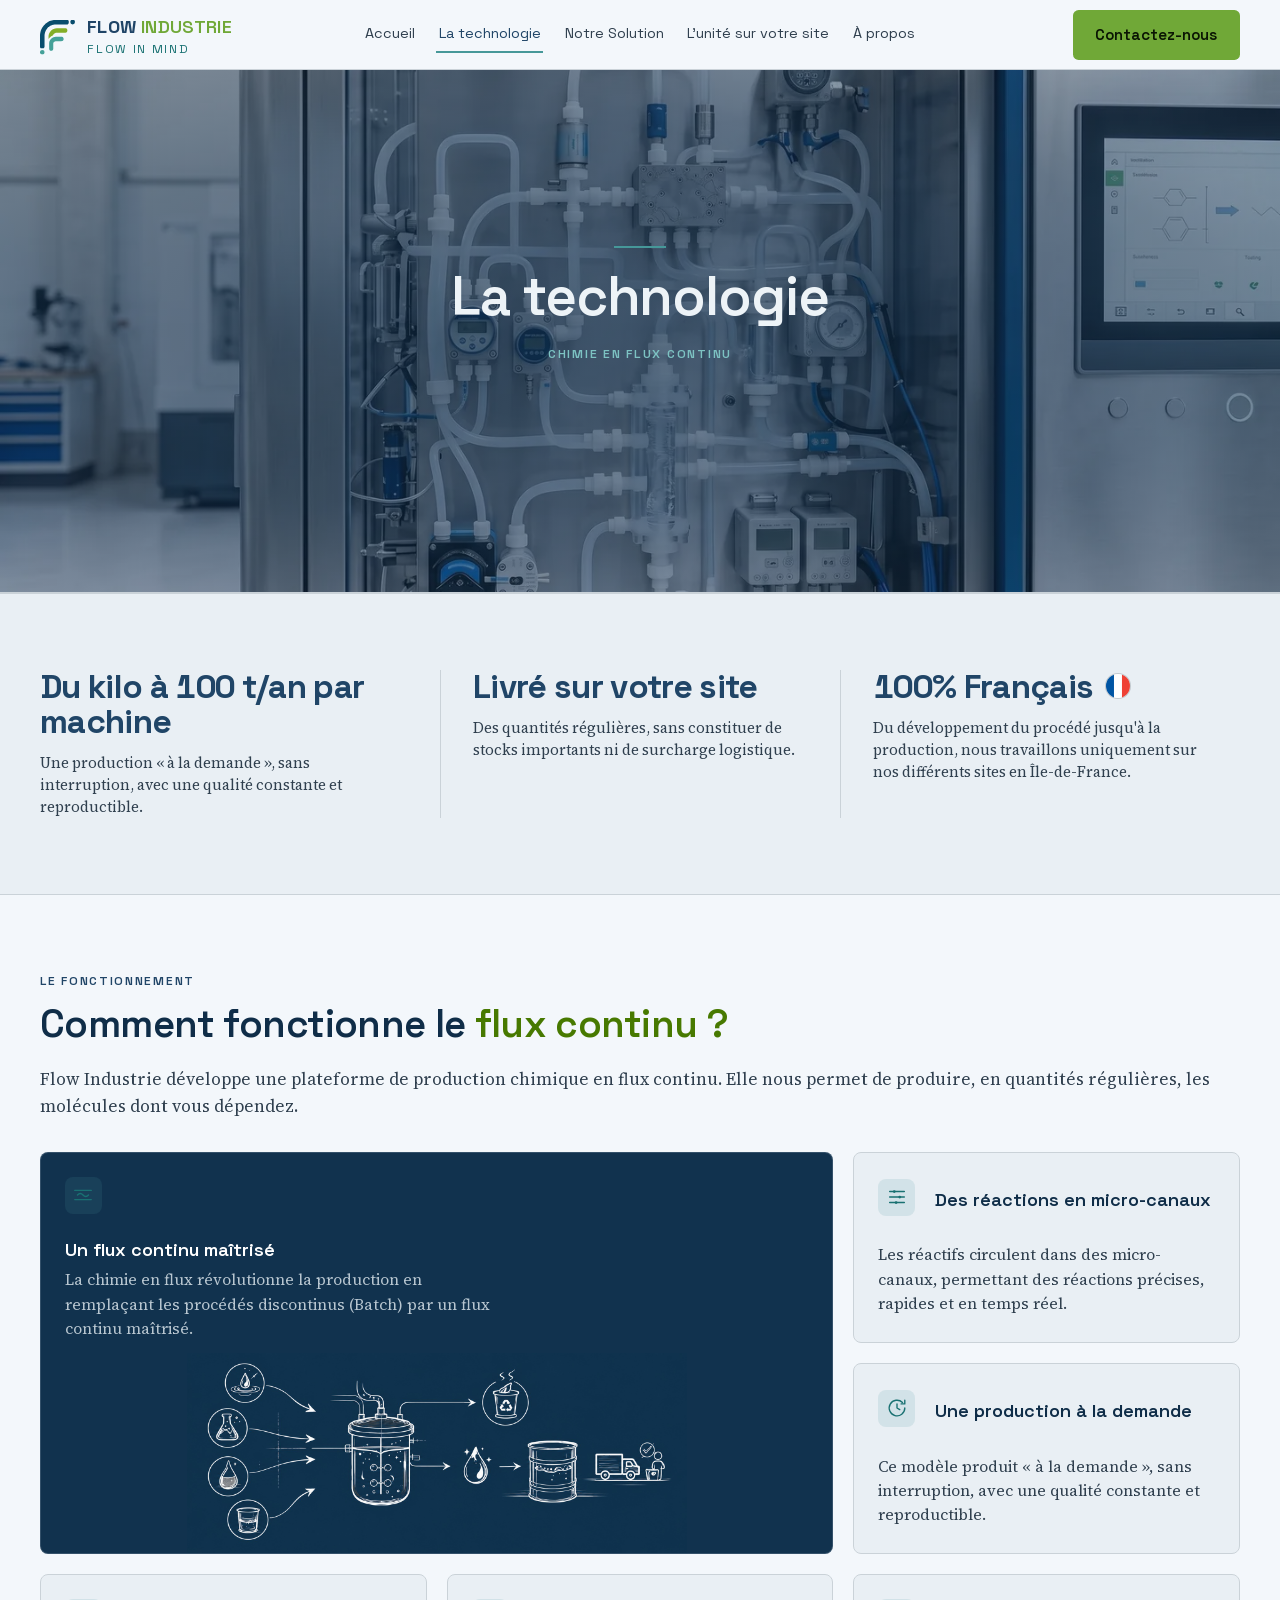
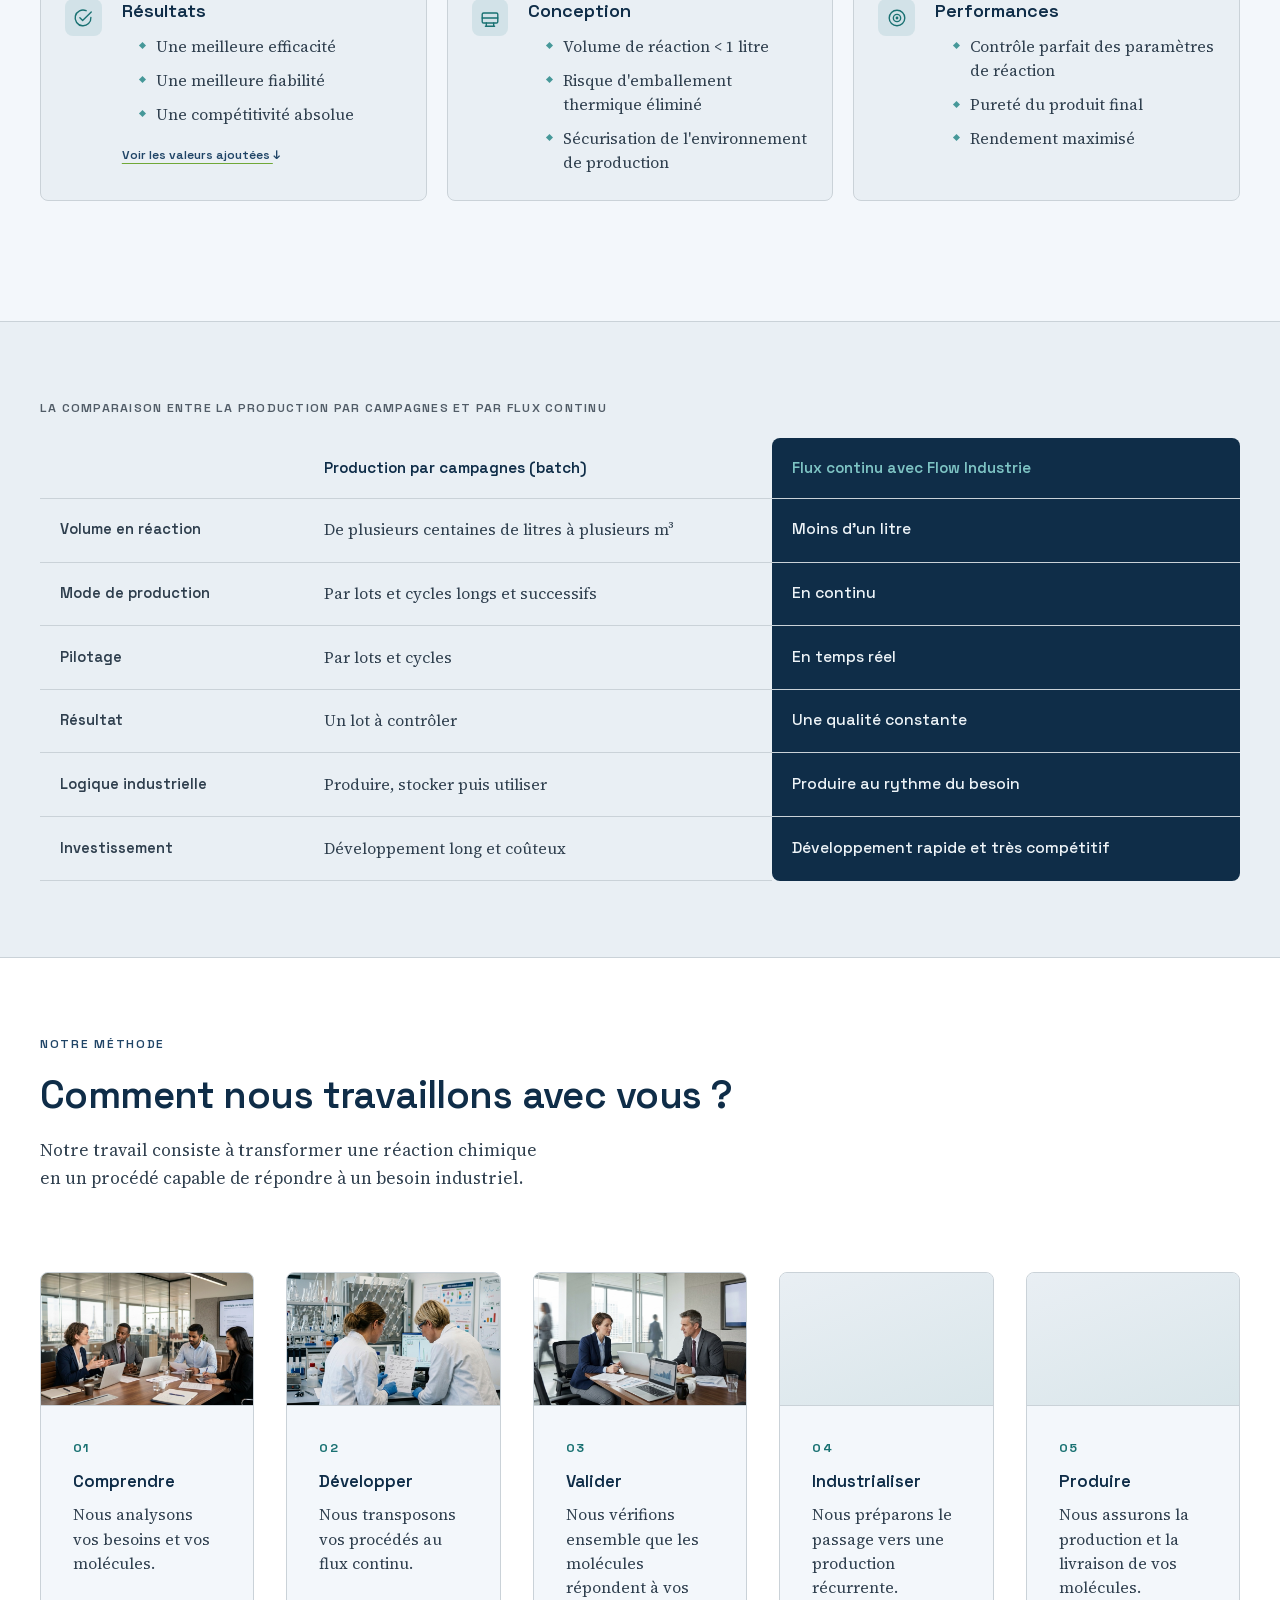
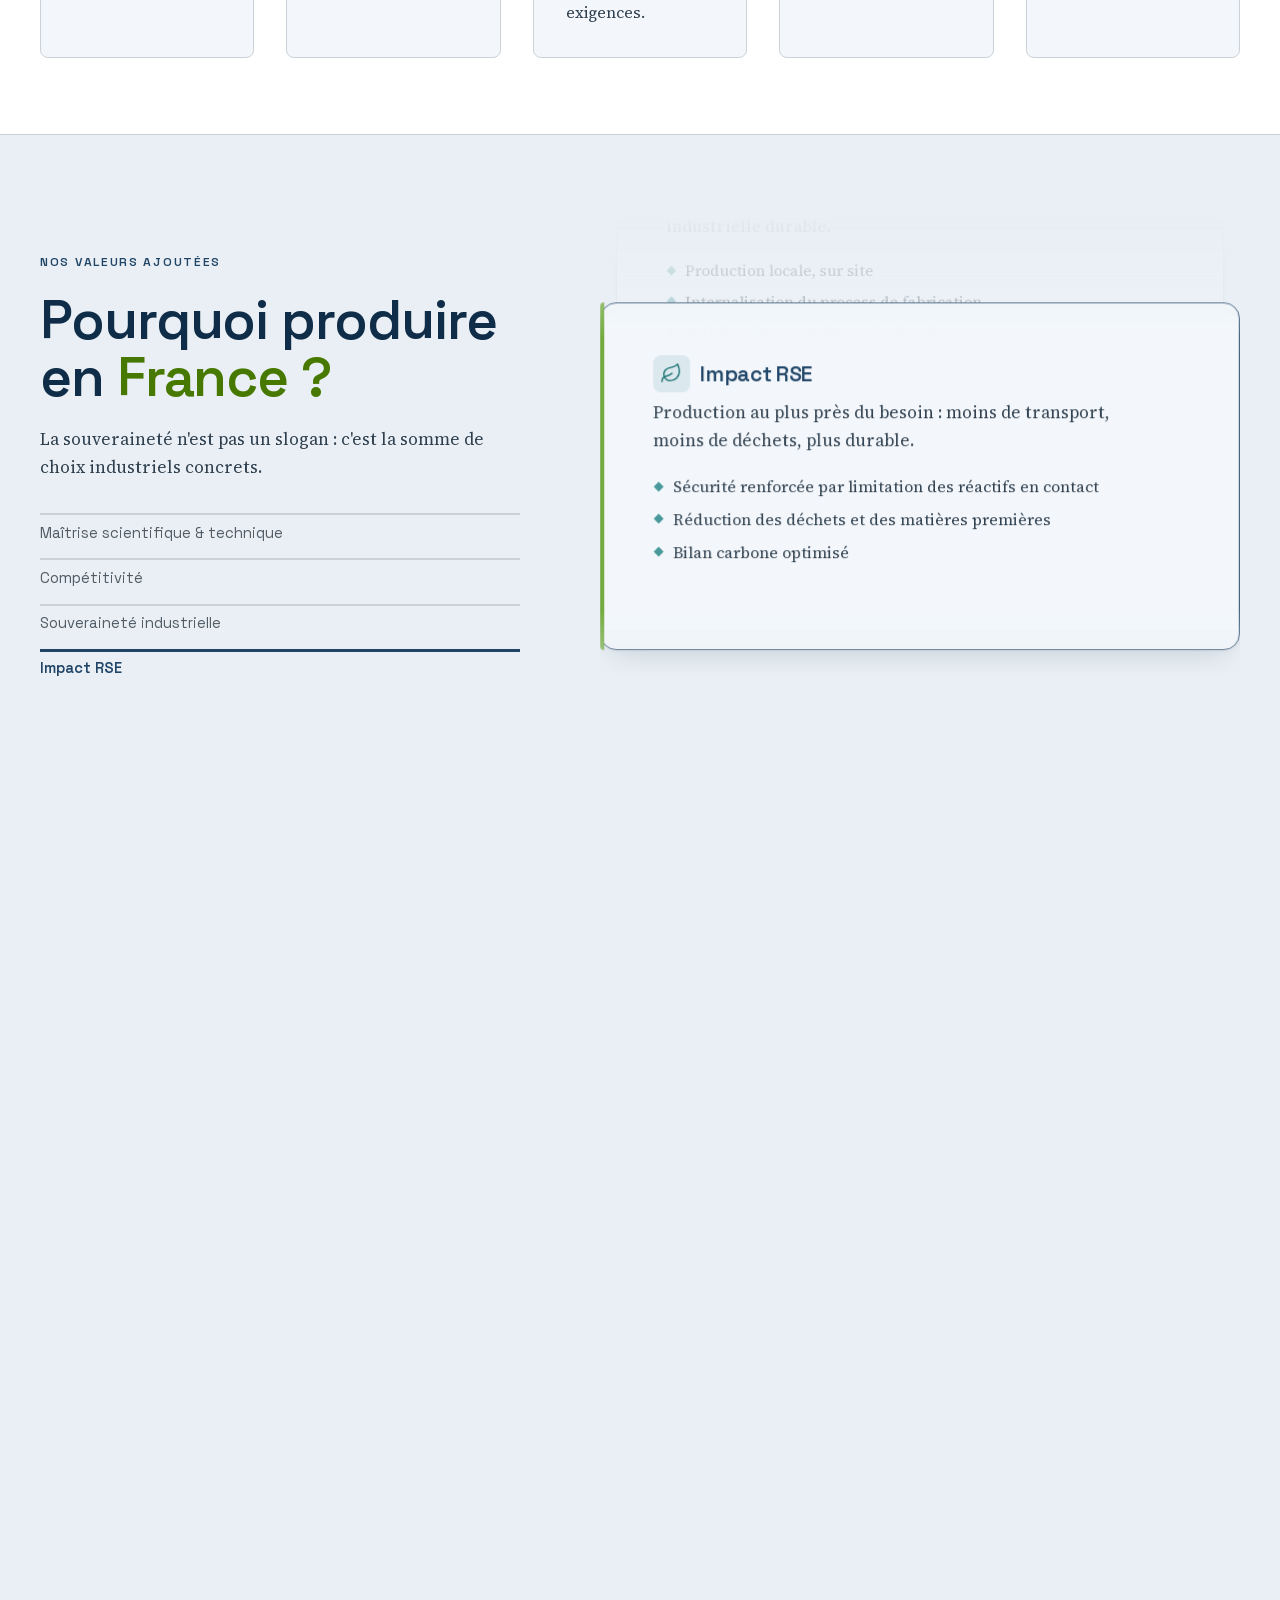
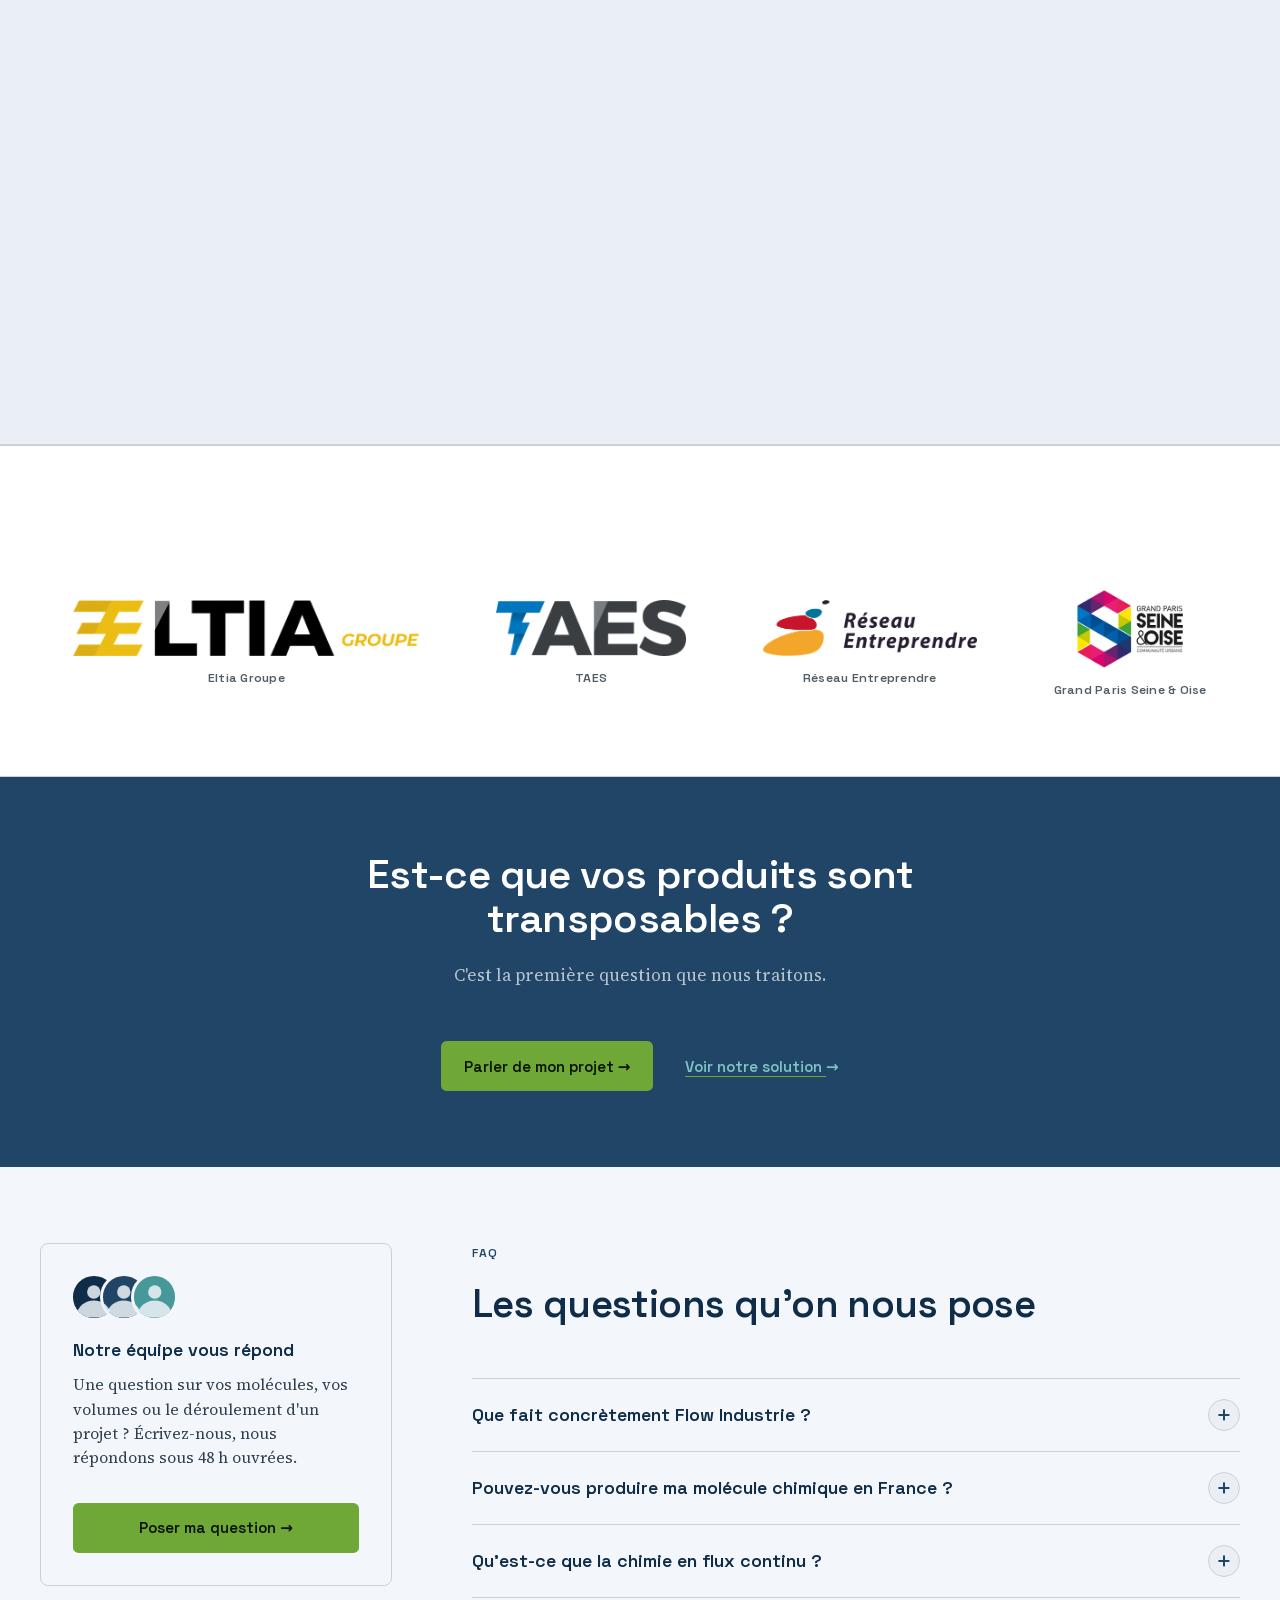
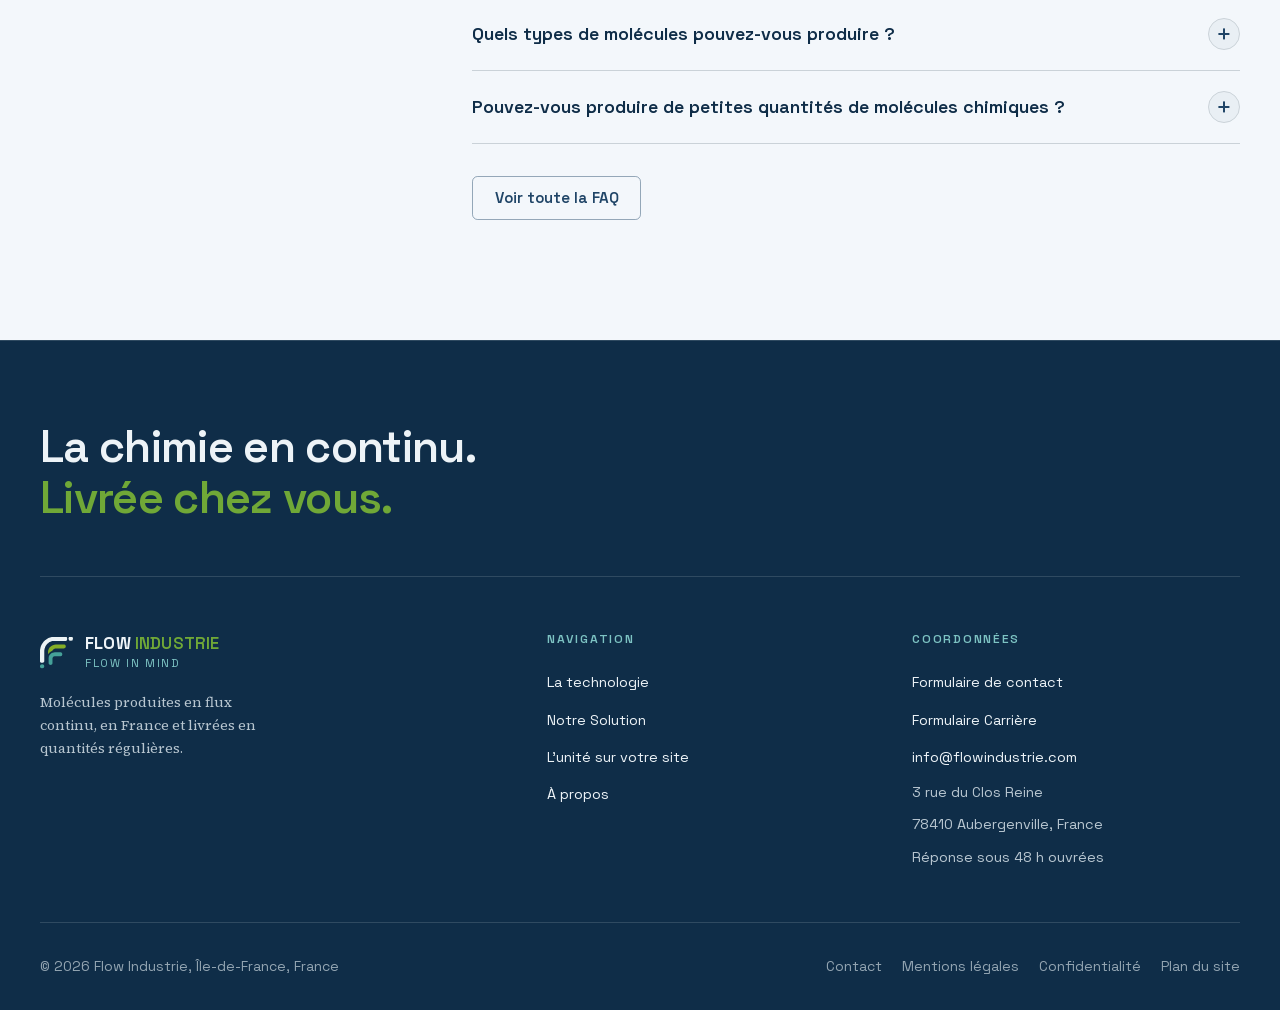
<file: technologie/index.html>
<!DOCTYPE html><html lang="fr"> <head><meta name="robots" content="noindex, nofollow"><meta charset="utf-8"><meta name="viewport" content="width=device-width, initial-scale=1"><title>Technologie | Flow Industrie : la chimie en flux continu, en France</title><meta name="description" content="Micro-canaux, moins d'un litre en réaction, qualité constante : la chimie en flux continu expliquée, et ce qu'elle permet à petite échelle, en France."><link rel="canonical" href="https://www.flowindustrie.com/technologie/"><link rel="icon" href="../favicon.svg" type="image/svg+xml"><link rel="sitemap" href="../sitemap-index.xml"><meta property="og:type" content="website"><meta property="og:locale" content="fr_FR"><meta property="og:site_name" content="Flow Industrie"><meta property="og:title" content="Technologie | Flow Industrie : la chimie en flux continu, en France"><meta property="og:description" content="Micro-canaux, moins d'un litre en réaction, qualité constante : la chimie en flux continu expliquée, et ce qu'elle permet à petite échelle, en France."><meta property="og:url" content="https://www.flowindustrie.com/technologie/"><meta property="og:image" content="https://www.flowindustrie.com/images/og-unite-modulaire.jpg"><meta property="og:image:width" content="1200"><meta property="og:image:height" content="630"><meta property="og:image:alt" content="Vue de conception de l'unité modulaire de production chimique en flux continu Flow Industrie."><meta name="twitter:card" content="summary_large_image"><link rel="stylesheet" href="../_astro/polices.css"><script type="application/ld+json">{"@context":"https://schema.org","@type":"Organization","name":"Flow Industrie","slogan":"Flow in Mind","description":"Flow Industrie produit vos molécules chimiques en flux continu, en France et vous livre en quantités régulières : la même molécule, sans l'import.","url":"https://www.flowindustrie.com/","logo":"https://www.flowindustrie.com/images/logo-flow-industrie.png","email":"info@flowindustrie.com","address":{"@type":"PostalAddress","streetAddress":"3 rue du Clos Reine","postalCode":"78410","addressLocality":"Aubergenville","addressRegion":"Île-de-France","addressCountry":"FR"}}</script><script type="application/ld+json">{"@context":"https://schema.org","@type":"TechArticle","headline":"La technologie : la chimie en flux continu","description":"Micro-canaux, moins d'un litre en réaction, qualité constante : la chimie en flux continu expliquée, et ce qu'elle permet à petite échelle, en France.","inLanguage":"fr-FR","publisher":{"@type":"Organization","name":"Flow Industrie"},"about":{"@type":"Thing","name":"Chimie en flux continu","description":"Procédé de production chimique dans lequel les réactifs circulent en continu dans des micro-canaux, par opposition à la production par campagnes en cuve."}}</script><script>
      (function () {
        var racine = document.documentElement;
        if (window.matchMedia('(prefers-reduced-motion: reduce)').matches) return;
        racine.classList.add('js-mouvement');
        window.setTimeout(function () {
          if (racine.dataset.mouvement !== 'pret') racine.classList.remove('js-mouvement');
        }, 2500);
      })();
    </script><link rel="stylesheet" href="../_astro/a-propos.DqSEigQd.css">
<style>.cta-fin[data-astro-cid-ozoyvow7]{background:var(--color-petrol-deep);color:var(--color-on-dark)}.cta-fin[data-astro-cid-ozoyvow7].fond-petrol{background:var(--color-petrol)}.cta-fin[data-astro-cid-ozoyvow7] .wrap[data-astro-cid-ozoyvow7]{padding-block:var(--rythme-demi) var(--space-3xl);text-align:center}.cta-fin[data-astro-cid-ozoyvow7].suivie .wrap[data-astro-cid-ozoyvow7]{padding-bottom:var(--rythme-demi)}.cta-titre[data-astro-cid-ozoyvow7]{font-size:clamp(1.8rem,3.4vw,2.5rem);color:#fff;max-width:24ch;margin-inline:auto}.cta-texte[data-astro-cid-ozoyvow7]{margin-top:var(--space-md);color:var(--color-on-dark-2);max-width:52ch;margin-inline:auto}.cta-actions[data-astro-cid-ozoyvow7]{margin-top:var(--space-xl);display:flex;flex-wrap:wrap;align-items:center;justify-content:center;gap:var(--space-lg)}.cta-secondaire[data-astro-cid-ozoyvow7]{font-family:var(--font-display);font-weight:600;font-size:.95rem;color:var(--color-teal-clair);text-decoration-color:var(--color-accent)}
.roulette[data-astro-cid-ecwx7uhs]{display:grid;gap:var(--space-md);list-style:none}.pilier[data-astro-cid-ecwx7uhs]{position:relative;background:var(--color-paper);border:var(--rule);border-radius:var(--radius-lg);padding:var(--space-xl);transition:border-color var(--dur) var(--ease-out),box-shadow var(--dur) var(--ease-out)}@media(max-width:900px){.pilier[data-astro-cid-ecwx7uhs]{padding:var(--space-lg)}}.pilier[data-astro-cid-ecwx7uhs]:hover,.roulette[data-astro-cid-ecwx7uhs][data-pilotage]>.pilier[data-astro-cid-ecwx7uhs]:hover{border-color:var(--color-teal);box-shadow:var(--ombre-survol)}@media(prefers-reduced-motion:reduce){.pilier[data-astro-cid-ecwx7uhs]{transition:none}}.pilier[data-astro-cid-ecwx7uhs]:before{content:"";position:absolute;left:-1px;top:-1px;bottom:-1px;width:.25rem;border-radius:var(--radius-lg) 0 0 var(--radius-lg);background:transparent;transition:background-color var(--dur)}.pilier[data-astro-cid-ecwx7uhs] h3[data-astro-cid-ecwx7uhs]{font-size:var(--text-lg);color:var(--color-petrol)}.resume[data-astro-cid-ecwx7uhs]{margin-top:.4rem;font-size:var(--text-body);color:var(--color-ink-2);max-width:56ch}.points[data-astro-cid-ecwx7uhs]{margin-top:var(--space-md);display:grid;gap:.55rem;list-style:none}.points[data-astro-cid-ecwx7uhs] li[data-astro-cid-ecwx7uhs]{position:relative;padding-left:1.25rem;font-size:1rem;line-height:1.5;color:var(--color-ink-2)}.points[data-astro-cid-ecwx7uhs] li[data-astro-cid-ecwx7uhs]:before{content:"";position:absolute;left:.1rem;top:.52em;width:.4375rem;height:.4375rem;background:var(--color-teal);transform:rotate(45deg)}.roulette[data-astro-cid-ecwx7uhs][data-pilotage]{position:relative;gap:0;padding-block:5.5rem;mask-image:linear-gradient(to bottom,transparent 0,#000 24%,#000 76%,transparent 100%);-webkit-mask-image:linear-gradient(to bottom,transparent 0,#000 24%,#000 76%,transparent 100%)}.roulette[data-astro-cid-ecwx7uhs][data-pilotage]>.pilier[data-astro-cid-ecwx7uhs]{grid-area:1 / 1;--force: 0;border-color:color-mix(in oklab,var(--color-petrol) calc(var(--force) * 100%),var(--color-rule));box-shadow:0 1px 2px oklch(29% .06 248 / calc(.06 * var(--force))),0 .875rem 2rem -.75rem oklch(29% .06 248 / calc(.26 * var(--force)));will-change:transform,opacity}.roulette[data-astro-cid-ecwx7uhs][data-pilotage]>.pilier[data-astro-cid-ecwx7uhs]:before{background:var(--color-accent);opacity:var(--force);transition:none}.commandes[data-astro-cid-ecwx7uhs][hidden]{display:none}.commandes[data-astro-cid-ecwx7uhs]{margin-top:var(--space-lg);display:grid}.commande[data-astro-cid-ecwx7uhs]{width:100%;background:none;border:0;padding:0 0 .9rem;cursor:pointer;text-align:left;font-family:var(--font-display);min-height:2.75rem;display:flex;flex-direction:column;align-items:stretch;justify-content:flex-start}.commande[data-astro-cid-ecwx7uhs] .visuel[data-astro-cid-ecwx7uhs]{display:block;height:2px;background:var(--color-rule);transition:background-color var(--dur),height var(--dur),margin-bottom var(--dur)}.commande[data-astro-cid-ecwx7uhs] .etiquette[data-astro-cid-ecwx7uhs]{display:block;margin-top:.55rem;font-size:.92rem;line-height:1.35;color:var(--color-muted);transition:color var(--dur)}.commande[data-astro-cid-ecwx7uhs]:hover .visuel[data-astro-cid-ecwx7uhs]{background:var(--color-teal)}.commande[data-astro-cid-ecwx7uhs]:hover .etiquette[data-astro-cid-ecwx7uhs]{color:var(--color-ink-2)}.commande[data-astro-cid-ecwx7uhs]:focus-visible{outline:2px solid var(--color-focus);outline-offset:.25rem;border-radius:2px}.commande[data-astro-cid-ecwx7uhs]:active .visuel[data-astro-cid-ecwx7uhs]{background:var(--color-petrol)}.commande[data-astro-cid-ecwx7uhs][aria-current=true] .visuel[data-astro-cid-ecwx7uhs]{background:var(--color-petrol);height:.1875rem;margin-bottom:-1px}.commande[data-astro-cid-ecwx7uhs][aria-current=true] .etiquette[data-astro-cid-ecwx7uhs]{color:var(--color-petrol);font-weight:600}
</style>
<link rel="stylesheet" href="../_astro/technologie.Ck3OoDt8.css">
<link rel="stylesheet" href="../_astro/technologie.K2azdhzy.css"><link rel="stylesheet" href="../_astro/applications.D3SaBpTM.css"><link rel="stylesheet" href="../_astro/mobile-partage.css"></head> <body> <a class="saut-contenu" href="#contenu">Aller au contenu principal</a> <header class="entete" data-astro-cid-dmqpwcec>  <!-- Niveau 2 : barre principale --> <div class="wrap barre" data-astro-cid-dmqpwcec> <a class="marque" href="../index.html" data-astro-cid-dmqpwcec>  <img class="marque-signe" src="../logo-flow-industrie.svg" alt="" width="972" height="959" data-astro-cid-dmqpwcec> <span class="marque-texte" data-astro-cid-dmqpwcec> <span class="marque-nom" data-astro-cid-dmqpwcec><b data-astro-cid-dmqpwcec>FLOW</b> <span data-astro-cid-dmqpwcec>INDUSTRIE</span></span> <span class="marque-baseline" data-astro-cid-dmqpwcec>Flow in Mind</span> </span> </a> <nav class="liens" id="menu-principal" aria-label="Navigation principale" data-astro-cid-dmqpwcec> <a href="../index.html" data-astro-cid-dmqpwcec> Accueil </a><a href="../technologie/index.html" aria-current="page" data-astro-cid-dmqpwcec> La technologie </a><a href="../applications/index.html" data-astro-cid-dmqpwcec> Notre Solution </a><a href="../unite-sur-votre-site/index.html" data-astro-cid-dmqpwcec> L&#39;unité sur votre site </a><a href="../a-propos/index.html" data-astro-cid-dmqpwcec> À propos </a> <a class="btn btn-accent cta-menu" href="../contact/index.html" data-astro-cid-dmqpwcec>Contactez-nous</a> </nav> <div class="actions-entete" data-astro-cid-dmqpwcec><a class="btn btn-accent cta-entete" href="../contact/index.html" data-astro-cid-dmqpwcec>Contactez-nous</a><button type="button" class="bouton-menu" id="bouton-menu" aria-controls="menu-principal" aria-expanded="false" data-astro-cid-dmqpwcec><span class="barres-menu" aria-hidden="true" data-astro-cid-dmqpwcec><span data-astro-cid-dmqpwcec></span><span data-astro-cid-dmqpwcec></span><span data-astro-cid-dmqpwcec></span></span>Menu</button></div> </div> </header>  <script type="module">const t=document.querySelector(".entete");if(t){let s=null;const l=()=>{const e=window.scrollY>8;e!==s&&(s=e,e?t.dataset.defile="":delete t.dataset.defile)};window.addEventListener("scroll",l,{passive:!0}),l()}</script> <main id="contenu"> <section class="hero" data-astro-cid-fvbzfwj6> <div class="banniere" data-astro-cid-fvbzfwj6>  <img src="../_astro/unite-flux-continu.Ce6dubGR_Z1iIXY5.webp" srcset="../_astro/unite-flux-continu.Ce6dubGR_1rkPUH.webp 900w, ../_astro/unite-flux-continu.Ce6dubGR_Z2idarP.webp 1100w, ../_astro/unite-flux-continu.Ce6dubGR_Z2iJVDi.webp 1440w, ../_astro/unite-flux-continu.Ce6dubGR_Z1iIXY5.webp 1697w" alt="Unité de production en flux continu : panneau d'instrumentation en acier inoxydable, réacteur, capteurs et pupitre de commande." sizes="(max-width: 1100px) 1100px, 100vw" loading="eager" fetchpriority="high" data-astro-cid-fvbzfwj6="true" decoding="async" width="1697" height="927" class="banniere-image"> <div class="banniere-voile" aria-hidden="true" data-astro-cid-fvbzfwj6></div>  <div class="wrap banniere-texte" data-astro-cid-fvbzfwj6> <span class="banniere-filet" data-anim="trace" data-astro-cid-fvbzfwj6></span> <h1 class="banniere-titre" data-anim="monte" data-retard="1" data-astro-cid-fvbzfwj6>La technologie</h1> <p class="banniere-sous-titre" data-anim="monte" data-retard="2" data-astro-cid-fvbzfwj6>Chimie en flux continu</p> </div> </div>  </section>  <section class="reperes" aria-label="Repères clés" data-astro-cid-kdenjtmw> <div class="wrap" data-anim-groupe="monte" data-astro-cid-kdenjtmw> <div class="repere" data-astro-cid-kdenjtmw> <b data-astro-cid-kdenjtmw>Du kilo à 100 t/an par machine</b> <span data-astro-cid-kdenjtmw>Une production « à la demande », sans interruption, avec une qualité constante et reproductible.</span> </div><div class="repere" data-astro-cid-kdenjtmw> <b data-astro-cid-kdenjtmw>Livré sur votre site</b> <span data-astro-cid-kdenjtmw>Des quantités régulières, sans constituer de stocks importants ni de surcharge logistique.</span> </div><div class="repere" data-astro-cid-kdenjtmw> <b data-astro-cid-kdenjtmw>100% Français<span class="drapeau" role="img" aria-label="France" data-astro-cid-kdenjtmw><svg viewBox="0 0 3 3" width="14" height="14" preserveAspectRatio="none" aria-hidden="true" data-astro-cid-kdenjtmw><rect width="1" height="3" x="0" fill="#0055A4"/><rect width="1" height="3" x="1" fill="#FFFFFF"/><rect width="1" height="3" x="2" fill="#EF4135"/></svg></span></b> <span data-astro-cid-kdenjtmw>Du développement du procédé jusqu'à la production, nous travaillons uniquement sur nos différents sites en Île-de-France.</span> </div> </div> </section> <section class="marche" id="comment-ca-marche" aria-labelledby="titre-marche" data-astro-cid-tbycxezx> <div class="wrap" data-astro-cid-tbycxezx> <p class="surtitre" data-anim="monte" data-astro-cid-tbycxezx>Le fonctionnement</p> <div class="tete" data-anim-groupe="monte" data-astro-cid-tbycxezx><h2 id="titre-marche" data-astro-cid-tbycxezx>Comment fonctionne le <em class="vert" data-astro-cid-tbycxezx>flux continu&nbsp;?</em></h2></div><p class="marche-chapo" data-astro-cid-tbycxezx>
Flow Industrie développe une plateforme de production chimique en flux continu.
        Elle nous permet de produire, en quantités régulières, les molécules dont
        vous dépendez.
</p>  <div class="bento" data-anim-groupe="carte" data-astro-cid-tbycxezx>  <article class="tuile tuile-schema" data-astro-cid-tbycxezx> <span class="icone-bloc" aria-hidden="true" data-astro-cid-tbycxezx><svg class="glyphe" viewBox="0 0 24 24" width="22" height="22" fill="none" stroke="currentColor" stroke-width="1.5" stroke-linecap="round" stroke-linejoin="round" data-astro-cid-tbycxezx><path d="M3 7h18M3 17h18" data-astro-cid-tbycxezx></path> <path d="M6 12c2-2.2 4-2.2 6 0s4 2.2 6 0" data-astro-cid-tbycxezx></path></svg></span> <div class="corps" data-astro-cid-tbycxezx> <h3 data-astro-cid-tbycxezx>Un flux continu maîtrisé</h3> <p data-astro-cid-tbycxezx>
La chimie en flux révolutionne la production en remplaçant les procédés discontinus (Batch)
            par un flux continu maîtrisé.
</p> </div> <figure data-astro-cid-tbycxezx> <img src="../images/schema-procede-flux-continu.jpg" alt="Schéma du procédé : quatre réactifs entrent dans le réacteur ; en sortent d'un côté les déchets à retraiter, de l'autre le produit purifié, conditionné en fût puis livré." width="1600" height="640" loading="lazy" decoding="async" data-astro-cid-tbycxezx> </figure> </article> <article class="tuile tuile-a" data-astro-cid-tbycxezx> <span class="icone-bloc" aria-hidden="true" data-astro-cid-tbycxezx><svg class="glyphe" viewBox="0 0 24 24" width="22" height="22" fill="none" stroke="currentColor" stroke-width="1.5" stroke-linecap="round" stroke-linejoin="round" data-astro-cid-tbycxezx><path d="M4 6h16M4 12h16M4 18h16" data-astro-cid-tbycxezx></path> <circle cx="9" cy="6" r="1.5" fill="currentColor" stroke="none" data-astro-cid-tbycxezx></circle> <circle cx="15" cy="12" r="1.5" fill="currentColor" stroke="none" data-astro-cid-tbycxezx></circle> <circle cx="11" cy="18" r="1.5" fill="currentColor" stroke="none" data-astro-cid-tbycxezx></circle></svg></span> <div class="corps" data-astro-cid-tbycxezx> <h3 data-astro-cid-tbycxezx>Des réactions en micro-canaux</h3>  <p data-astro-cid-tbycxezx>
Les réactifs circulent dans des micro-canaux, permettant des réactions précises,
            rapides et en temps réel. </p> </div> </article> <article class="tuile tuile-b" data-astro-cid-tbycxezx> <span class="icone-bloc" aria-hidden="true" data-astro-cid-tbycxezx><svg class="glyphe" viewBox="0 0 24 24" width="22" height="22" fill="none" stroke="currentColor" stroke-width="1.5" stroke-linecap="round" stroke-linejoin="round" data-astro-cid-tbycxezx><path d="M20.5 12a8.5 8.5 0 1 1-2.5-6" data-astro-cid-tbycxezx></path> <path d="M20.5 3.5v4h-4" data-astro-cid-tbycxezx></path> <path d="M12 7.5V12l3 1.8" data-astro-cid-tbycxezx></path></svg></span> <div class="corps" data-astro-cid-tbycxezx> <h3 data-astro-cid-tbycxezx>Une production à la demande</h3> <p data-astro-cid-tbycxezx>
Ce modèle produit «&nbsp;à la demande&nbsp;», sans interruption, avec une qualité
            constante et reproductible.
</p> </div> </article>  <article class="tuile tuile-spec tuile-c" data-astro-cid-tbycxezx><span class="icone-bloc" aria-hidden="true" data-astro-cid-tbycxezx><svg class="glyphe" viewBox="0 0 24 24" width="22" height="22" fill="none" stroke="currentColor" stroke-width="1.5" stroke-linecap="round" stroke-linejoin="round" data-astro-cid-tbycxezx><path d="M20.6 11.3A8.6 8.6 0 1 1 15.4 4" data-astro-cid-tbycxezx></path> <path d="M8.6 11.8l3 3L21 5.4" data-astro-cid-tbycxezx></path></svg></span><div data-astro-cid-tbycxezx><p class="libelle" data-astro-cid-tbycxezx>Résultats</p><ul data-astro-cid-tbycxezx><li data-astro-cid-tbycxezx>Une meilleure efficacité</li><li data-astro-cid-tbycxezx>Une meilleure fiabilité</li><li data-astro-cid-tbycxezx>Une compétitivité absolue</li></ul><p class="conclusion" data-astro-cid-tbycxezx><a class="lien-tuile lien-appui" data-sens="bas" href="#valeurs-ajoutees" data-astro-cid-tbycxezx>Voir les valeurs ajoutées&nbsp;<span aria-hidden="true" data-astro-cid-tbycxezx>↓</span></a></p></div></article>  <article class="tuile tuile-spec" data-astro-cid-tbycxezx> <span class="icone-bloc" aria-hidden="true" data-astro-cid-tbycxezx><svg class="glyphe" viewBox="0 0 24 24" width="22" height="22" fill="none" stroke="currentColor" stroke-width="1.5" stroke-linecap="round" stroke-linejoin="round" data-astro-cid-tbycxezx><rect x="3.5" y="6.5" width="17" height="11" rx="1.5"/><path d="M3.5 12h17M8 17.5V21M16 17.5V21M7 21h10"/></svg></span> <div data-astro-cid-tbycxezx> <p class="libelle" data-astro-cid-tbycxezx>Conception</p> <ul data-astro-cid-tbycxezx> <li data-astro-cid-tbycxezx>Volume de réaction &lt; 1 litre</li> <li data-astro-cid-tbycxezx>Risque d'emballement thermique éliminé</li> <li data-astro-cid-tbycxezx>Sécurisation de l'environnement de production</li> </ul> </div> </article> <article class="tuile tuile-spec" data-astro-cid-tbycxezx> <span class="icone-bloc" aria-hidden="true" data-astro-cid-tbycxezx><svg class="glyphe" viewBox="0 0 24 24" width="22" height="22" fill="none" stroke="currentColor" stroke-width="1.5" stroke-linecap="round" stroke-linejoin="round" data-astro-cid-tbycxezx><circle cx="12" cy="12" r="8.5"/><circle cx="12" cy="12" r="4"/><circle cx="12" cy="12" r=".8" fill="currentColor"/></svg></span> <div data-astro-cid-tbycxezx> <p class="libelle" data-astro-cid-tbycxezx>Performances</p> <ul data-astro-cid-tbycxezx> <li data-astro-cid-tbycxezx>Contrôle parfait des paramètres de réaction</li> <li data-astro-cid-tbycxezx>Pureté du produit final</li> <li data-astro-cid-tbycxezx>Rendement maximisé</li> </ul> </div> </article> </div> </div> </section>  <section class="principe" aria-labelledby="titre-comparatif" data-astro-cid-fvbzfwj6> <div class="wrap" data-astro-cid-fvbzfwj6> <div class="comparatif-cadre" data-anim="carte" data-astro-cid-fvbzfwj6> <table class="comparatif" role="table" data-astro-cid-fvbzfwj6> <caption id="titre-comparatif" data-astro-cid-fvbzfwj6>La comparaison entre la production par campagnes et par flux continu</caption> <thead role="rowgroup" data-astro-cid-fvbzfwj6> <tr role="row" data-astro-cid-fvbzfwj6>  <td role="cell" class="cellule-angle" data-astro-cid-fvbzfwj6></td> <th role="columnheader" scope="col" data-astro-cid-fvbzfwj6>Production par campagnes (batch)</th> <th role="columnheader" scope="col" class="col-flux" data-astro-cid-fvbzfwj6>Flux continu avec Flow Industrie</th> </tr> </thead> <tbody role="rowgroup" data-astro-cid-fvbzfwj6> <tr role="row" data-astro-cid-fvbzfwj6> <th role="rowheader" scope="row" data-astro-cid-fvbzfwj6> Volume en réaction </th> <td role="cell" data-astro-cid-fvbzfwj6>De plusieurs centaines de litres à plusieurs m³</td> <td role="cell" class="col-flux" data-astro-cid-fvbzfwj6> Moins d&#39;un litre </td> </tr><tr role="row" data-astro-cid-fvbzfwj6> <th role="rowheader" scope="row" data-astro-cid-fvbzfwj6> Mode de production </th> <td role="cell" data-astro-cid-fvbzfwj6>Par lots et cycles longs et successifs</td> <td role="cell" class="col-flux" data-astro-cid-fvbzfwj6> En continu </td> </tr><tr role="row" data-astro-cid-fvbzfwj6> <th role="rowheader" scope="row" data-astro-cid-fvbzfwj6> Pilotage </th> <td role="cell" data-astro-cid-fvbzfwj6>Par lots et cycles</td> <td role="cell" class="col-flux" data-astro-cid-fvbzfwj6> En temps réel </td> </tr><tr role="row" data-astro-cid-fvbzfwj6> <th role="rowheader" scope="row" data-astro-cid-fvbzfwj6> Résultat </th> <td role="cell" data-astro-cid-fvbzfwj6>Un lot à contrôler</td> <td role="cell" class="col-flux" data-astro-cid-fvbzfwj6> Une qualité constante </td> </tr><tr role="row" data-astro-cid-fvbzfwj6> <th role="rowheader" scope="row" data-astro-cid-fvbzfwj6> Logique industrielle </th> <td role="cell" data-astro-cid-fvbzfwj6>Produire, stocker puis utiliser</td> <td role="cell" class="col-flux" data-astro-cid-fvbzfwj6> Produire au rythme du besoin </td> </tr><tr role="row" data-astro-cid-fvbzfwj6> <th role="rowheader" scope="row" data-astro-cid-fvbzfwj6> Investissement </th> <td role="cell" data-astro-cid-fvbzfwj6>Développement long et coûteux</td> <td role="cell" class="col-flux" data-astro-cid-fvbzfwj6> Développement rapide et très compétitif </td> </tr> </tbody> </table> </div>  </div> </section> <section class="procede" aria-labelledby="titre-procede" data-astro-cid-fvbzfwj6> <div class="wrap" data-astro-cid-fvbzfwj6> <div class="entete-simple" data-anim-groupe="monte" data-astro-cid-fvbzfwj6> <p class="surtitre-section" data-astro-cid-fvbzfwj6>Notre méthode</p> <h2 class="titre-section" id="titre-procede" data-astro-cid-fvbzfwj6>Comment nous travaillons avec vous&nbsp;?</h2> <p class="chapo" data-astro-cid-fvbzfwj6>Notre travail consiste à transformer une réaction chimique en un procédé capable de répondre à un besoin industriel.</p> </div> <div class="trajet-rouleau" data-trajet data-trajet-boucle data-astro-cid-j7pv25f6><ol class="trajet trajet-cinq" data-anim-groupe="carte" data-astro-cid-j7pv25f6> <li data-astro-cid-j7pv25f6><div class="trajet-image" aria-hidden="true" data-astro-cid-j7pv25f6><img src="../images/methode/methode-1-comprendre.jpg" alt="Quatre personnes autour d'une table de reunion dans un bureau vitre, un ecran de presentation au fond." loading="lazy" decoding="async" width="760" height="475" data-photo-methode data-astro-cid-j7pv25f6><svg class="glyphe" viewBox="0 0 24 24" width="52" height="52" fill="none" stroke="currentColor" stroke-width="1.5" stroke-linecap="round" stroke-linejoin="round" data-astro-cid-j7pv25f6><circle cx="10.5" cy="10.5" r="6.5"/><path d="M15.4 15.4 21 21"/></svg></div><div class="trajet-corps" data-astro-cid-j7pv25f6> <p class="trajet-rang" data-astro-cid-j7pv25f6>01</p> <p class="trajet-titre" data-astro-cid-j7pv25f6>Comprendre</p> <p class="trajet-texte" data-astro-cid-j7pv25f6>Nous analysons vos besoins et vos molécules.</p> </div></li> <li data-astro-cid-j7pv25f6><div class="trajet-image" aria-hidden="true" data-astro-cid-j7pv25f6><img src="../images/methode/methode-2-developper.jpg" alt="Deux chimistes en blouse, de dos, examinent une feuille de synthese devant un ecran d'analyse." loading="lazy" decoding="async" width="760" height="475" data-photo-methode data-astro-cid-j7pv25f6><svg class="glyphe" viewBox="0 0 24 24" width="52" height="52" fill="none" stroke="currentColor" stroke-width="1.5" stroke-linecap="round" stroke-linejoin="round" data-astro-cid-j7pv25f6><path d="M9.5 3h5v5.2l4.2 8.6a2 2 0 0 1-1.8 2.9H7.1a2 2 0 0 1-1.8-2.9l4.2-8.6Z"/><path d="M8 14h8"/></svg></div><div class="trajet-corps" data-astro-cid-j7pv25f6> <p class="trajet-rang" data-astro-cid-j7pv25f6>02</p> <p class="trajet-titre" data-astro-cid-j7pv25f6>Développer</p> <p class="trajet-texte" data-astro-cid-j7pv25f6>Nous transposons vos procédés au flux continu.</p> </div></li> <li data-astro-cid-j7pv25f6><div class="trajet-image" aria-hidden="true" data-astro-cid-j7pv25f6><img src="../images/methode/methode-3-valider.jpg" alt="Deux personnes en reunion de travail devant des ordinateurs portables, dans un bureau vitre." loading="lazy" decoding="async" width="760" height="475" data-photo-methode data-astro-cid-j7pv25f6><svg class="glyphe" viewBox="0 0 24 24" width="52" height="52" fill="none" stroke="currentColor" stroke-width="1.5" stroke-linecap="round" stroke-linejoin="round" data-astro-cid-j7pv25f6><path d="M12 2.8 4.5 6v6c0 4.4 3.1 8.2 7.5 9.2 4.4-1 7.5-4.8 7.5-9.2V6Z"/><path d="m9 12 2.2 2.2L15.4 10"/></svg></div><div class="trajet-corps" data-astro-cid-j7pv25f6> <p class="trajet-rang" data-astro-cid-j7pv25f6>03</p> <p class="trajet-titre" data-astro-cid-j7pv25f6>Valider</p> <p class="trajet-texte" data-astro-cid-j7pv25f6>Nous vérifions ensemble que les molécules répondent à vos exigences.</p> </div></li> <li data-astro-cid-j7pv25f6><div class="trajet-image" aria-hidden="true" data-astro-cid-j7pv25f6><img src="../images/methode/methode-4-industrialiser.jpg" alt="Mains gantees reglant un raccord en inox sur un module de reaction en flux continu." loading="lazy" decoding="async" width="760" height="475" data-photo-methode data-astro-cid-j7pv25f6><svg class="glyphe" viewBox="0 0 24 24" width="52" height="52" fill="none" stroke="currentColor" stroke-width="1.5" stroke-linecap="round" stroke-linejoin="round" data-astro-cid-j7pv25f6><path d="M9.5 4H4v5.5"/><path d="m4 4 6.5 6.5"/><path d="M14.5 20H20v-5.5"/><path d="m20 20-6.5-6.5"/></svg></div><div class="trajet-corps" data-astro-cid-j7pv25f6> <p class="trajet-rang" data-astro-cid-j7pv25f6>04</p> <p class="trajet-titre" data-astro-cid-j7pv25f6>Industrialiser</p> <p class="trajet-texte" data-astro-cid-j7pv25f6>Nous préparons le passage vers une production récurrente.</p> </div></li> <li data-astro-cid-j7pv25f6><div class="trajet-image" aria-hidden="true" data-astro-cid-j7pv25f6><img src="../images/methode/methode-5-produire.jpg" alt="Main gantee sur l'ecran de commande d'une unite en flux continu, qui affiche le debit de flux." loading="lazy" decoding="async" width="760" height="475" data-photo-methode data-astro-cid-j7pv25f6><svg class="glyphe" viewBox="0 0 24 24" width="52" height="52" fill="none" stroke="currentColor" stroke-width="1.5" stroke-linecap="round" stroke-linejoin="round" data-astro-cid-j7pv25f6><path d="M3.5 19.5V9.5l5.5 3.2V9.5l5.5 3.2V6l6 3.6v9.9"/><path d="M2.5 19.5h19"/></svg></div><div class="trajet-corps" data-astro-cid-j7pv25f6> <p class="trajet-rang" data-astro-cid-j7pv25f6>05</p> <p class="trajet-titre" data-astro-cid-j7pv25f6>Produire</p> <p class="trajet-texte" data-astro-cid-j7pv25f6>Nous assurons la production et la livraison de vos molécules.</p> </div></li> </ol><div class="trajet-commandes" data-astro-cid-j7pv25f6><button type="button" class="trajet-fleche" data-trajet-prec aria-label="Étape précédente" data-astro-cid-j7pv25f6><svg viewBox="0 0 24 24" width="18" height="18" fill="none" stroke="currentColor" stroke-width="2" stroke-linecap="round" stroke-linejoin="round" aria-hidden="true"><path d="M15 5 8 12l7 7"/></svg></button><p class="rouleau-rang" aria-live="polite" data-astro-cid-j7pv25f6><span data-trajet-rang>1</span>&#8201;/&#8201;<span data-trajet-total>5</span></p><button type="button" class="trajet-fleche" data-trajet-suiv aria-label="Étape suivante" data-astro-cid-j7pv25f6><svg viewBox="0 0 24 24" width="18" height="18" fill="none" stroke="currentColor" stroke-width="2" stroke-linecap="round" stroke-linejoin="round" aria-hidden="true"><path d="m9 5 7 7-7 7"/></svg></button></div></div> </div> </section> <section class="split-piliers" id="valeurs-ajoutees" data-astro-cid-fvbzfwj6> <div class="piste" data-piste data-astro-cid-fvbzfwj6> <div class="wrap ecran" data-astro-cid-fvbzfwj6>  <div class="colonne-cadre" data-anim-groupe="monte" data-astro-cid-ecwx7uhs>  <p class="surtitre-section" data-astro-cid-fvbzfwj6>Nos valeurs ajoutées</p> <h2 class="titre-section" data-astro-cid-fvbzfwj6>Pourquoi produire en <em class="vert" data-astro-cid-fvbzfwj6>France&nbsp;?</em></h2> <p class="chapo" data-astro-cid-fvbzfwj6>La souveraineté n'est pas un slogan : c'est la somme de choix industriels concrets.</p>   <div class="commandes" role="group" aria-label="Choisir un pilier" hidden data-commandes data-astro-cid-ecwx7uhs> <button type="button" class="commande" data-astro-cid-ecwx7uhs> <span class="visuel" aria-hidden="true" data-astro-cid-ecwx7uhs></span> <span class="etiquette" data-astro-cid-ecwx7uhs>Maîtrise scientifique &amp; technique</span> </button><button type="button" class="commande" data-astro-cid-ecwx7uhs> <span class="visuel" aria-hidden="true" data-astro-cid-ecwx7uhs></span> <span class="etiquette" data-astro-cid-ecwx7uhs>Compétitivité</span> </button><button type="button" class="commande" data-astro-cid-ecwx7uhs> <span class="visuel" aria-hidden="true" data-astro-cid-ecwx7uhs></span> <span class="etiquette" data-astro-cid-ecwx7uhs>Souveraineté industrielle</span> </button><button type="button" class="commande" data-astro-cid-ecwx7uhs> <span class="visuel" aria-hidden="true" data-astro-cid-ecwx7uhs></span> <span class="etiquette" data-astro-cid-ecwx7uhs>Impact RSE</span> </button> </div> </div> <ul class="roulette" data-roulette data-astro-cid-ecwx7uhs> <li class="pilier" data-astro-cid-ecwx7uhs> <h3 class="avec-icone" data-astro-cid-ecwx7uhs><span class="icone-bloc" aria-hidden="true" data-astro-cid-ecwx7uhs><svg class="glyphe" viewBox="0 0 24 24" width="22" height="22" fill="none" stroke="currentColor" stroke-width="1.5" stroke-linecap="round" stroke-linejoin="round" data-astro-cid-ecwx7uhs><circle cx="6" cy="7" r="2.4"/><circle cx="18" cy="9" r="2.4"/><circle cx="11" cy="17.5" r="2.4"/><path d="M8.2 7.7 15.7 8.6M16.8 11.2l-4.2 4.3M9.3 15.6 7 9.3"/></svg></span>Maîtrise scientifique &amp; technique</h3> <p class="resume" data-astro-cid-ecwx7uhs>Un procédé conçu, validé et piloté par des chimistes du flux continu.</p> <ul class="points" data-astro-cid-ecwx7uhs> <li data-astro-cid-ecwx7uhs>Réduction des volumes réacteurs</li><li data-astro-cid-ecwx7uhs>Traçabilité</li><li data-astro-cid-ecwx7uhs>Production à la demande &amp; sans interruption</li><li data-astro-cid-ecwx7uhs>Modularité</li> </ul> </li><li class="pilier" data-astro-cid-ecwx7uhs> <h3 class="avec-icone" data-astro-cid-ecwx7uhs><span class="icone-bloc" aria-hidden="true" data-astro-cid-ecwx7uhs><svg class="glyphe" viewBox="0 0 24 24" width="22" height="22" fill="none" stroke="currentColor" stroke-width="1.5" stroke-linecap="round" stroke-linejoin="round" data-astro-cid-ecwx7uhs><path d="M4 19.5h16"/><path d="M6.5 19.5V13M11 19.5V8.5M15.5 19.5v-4M20 19.5V5"/></svg></span>Compétitivité</h3> <p class="resume" data-astro-cid-ecwx7uhs>Le flux continu réduit les coûts de production.</p> <ul class="points" data-astro-cid-ecwx7uhs> <li data-astro-cid-ecwx7uhs>Performances élevées et pureté inégalée</li><li data-astro-cid-ecwx7uhs>Réduction temps développement &amp; industrialisation</li><li data-astro-cid-ecwx7uhs>Suppression des stocks et des coûts logistiques</li> </ul> </li><li class="pilier" data-astro-cid-ecwx7uhs> <h3 class="avec-icone" data-astro-cid-ecwx7uhs><span class="icone-bloc" aria-hidden="true" data-astro-cid-ecwx7uhs><svg class="glyphe" viewBox="0 0 24 24" width="22" height="22" fill="none" stroke="currentColor" stroke-width="1.5" stroke-linecap="round" stroke-linejoin="round" data-astro-cid-ecwx7uhs><path d="M12 2.6 20.5 7v10L12 21.4 3.5 17V7Z"/><path d="m9 12 2.2 2.2L15.4 10"/></svg></span>Souveraineté industrielle</h3> <p class="resume" data-astro-cid-ecwx7uhs>Une production 100% française, pour une souveraineté industrielle durable.</p> <ul class="points" data-astro-cid-ecwx7uhs> <li data-astro-cid-ecwx7uhs>Production locale, sur site</li><li data-astro-cid-ecwx7uhs>Internalisation du process de fabrication</li><li data-astro-cid-ecwx7uhs>Maîtrise des paramètres de réaction</li> </ul> </li><li class="pilier" data-astro-cid-ecwx7uhs> <h3 class="avec-icone" data-astro-cid-ecwx7uhs><span class="icone-bloc" aria-hidden="true" data-astro-cid-ecwx7uhs><svg class="glyphe" viewBox="0 0 24 24" width="22" height="22" fill="none" stroke="currentColor" stroke-width="1.5" stroke-linecap="round" stroke-linejoin="round" data-astro-cid-ecwx7uhs><path d="M11 20A7 7 0 0 1 9.8 6.1C15.5 5 17 4.5 19 2c1 2 2 4.2 2 8 0 5.5-4.8 10-10 10Z"/><path d="M2 21c0-3 1.85-5.36 5.08-6C9.5 14.5 12 13 13 12"/></svg></span>Impact RSE</h3> <p class="resume" data-astro-cid-ecwx7uhs>Production au plus près du besoin : moins de transport, moins de déchets, plus durable.</p> <ul class="points" data-astro-cid-ecwx7uhs> <li data-astro-cid-ecwx7uhs>Sécurité renforcée par limitation des réactifs en contact</li><li data-astro-cid-ecwx7uhs>Réduction des déchets et des matières premières</li><li data-astro-cid-ecwx7uhs>Bilan carbone optimisé</li> </ul> </li> </ul>  <script type="module">const s=document.querySelector("[data-roulette]"),p=document.querySelector("[data-commandes]");if(s&&p){const a=Array.from(s.querySelectorAll(".pilier")),u=Array.from(p.querySelectorAll(".commande"));if(a.length>1&&u.length===a.length){s.dataset.pilotage="",p.hidden=!1;const A=s.closest("section")??s,g=s.closest("[data-piste]"),m=a.length-1,w=window.matchMedia("(prefers-reduced-motion: reduce)"),x=62,S=.16;let l=0,r=0,c=null,f=!0,b=-1;const d=()=>{for(let t=0;t<a.length;t++){const i=t-r,n=Math.abs(i),o=a[t],F=n>=1.75?0:Math.max(0,1-n*.62);o.style.transform=`translateY(${(i*x).toFixed(2)}%) scale(${(1-Math.min(n,2)*.05).toFixed(4)})`,o.style.opacity=F.toFixed(3),o.style.zIndex=String(10-Math.round(n*4)),o.style.setProperty("--force",Math.max(0,1-n*1.6).toFixed(3)),o.style.pointerEvents=n<.5?"auto":"none"}const e=Math.min(m,Math.max(0,Math.round(r)));e!==b&&(b=e,u.forEach((t,i)=>{i===e?t.setAttribute("aria-current","true"):t.removeAttribute("aria-current")}))},y=()=>{const e=l-r;if(Math.abs(e)<.001||w.matches){r=l,d(),c=null;return}r+=e*S,d(),c=requestAnimationFrame(y)},E=()=>{c!==null&&cancelAnimationFrame(c),c=requestAnimationFrame(y)},M=e=>{l=Math.min(m,Math.max(0,e)),E()},h=()=>{const e=window.innerHeight;let t;if(g){const i=g.getBoundingClientRect(),n=i.height-e;n>e*.5&&(t=-i.top/n)}if(t===void 0){const i=A.getBoundingClientRect(),n=i.top-e*.55,o=i.bottom-e*.2;if(o<=n)return;t=(0-n)/(o-n)}M(t*m)},v=()=>{f&&h()};u.forEach((e,t)=>{e.addEventListener("click",()=>M(t))}),"IntersectionObserver"in window&&new IntersectionObserver(([e])=>{f=e.isIntersecting,f&&v()},{rootMargin:"300px 0px"}).observe(s),window.addEventListener("scroll",v,{passive:!0}),window.addEventListener("resize",v,{passive:!0}),document.addEventListener("visibilitychange",()=>{document.visibilityState==="visible"&&(c=null,h(),r=l,d())}),h(),r=l,d()}}</script> </div> </div> </section> <section class="partenaires" aria-labelledby="titre-partenaires" data-astro-cid-bcjkuurq> <div class="wrap" data-astro-cid-bcjkuurq> <div class="entete" data-anim-groupe="monte" data-astro-cid-bcjkuurq> <h2 id="titre-partenaires" data-astro-cid-bcjkuurq>Nos partenaires</h2> <p data-astro-cid-bcjkuurq>Ils nous font confiance et nous accompagnent dans notre développement.</p> </div> </div>   <div class="piste" data-anim="voile" data-astro-cid-bcjkuurq> <div class="grille-logos" data-astro-cid-bcjkuurq> <div class="defile" data-astro-cid-bcjkuurq><ul class="logos" data-astro-cid-bcjkuurq> <li style="--echelle:1" data-astro-cid-bcjkuurq> <img src="../images/partenaires/eltia.png" alt="" loading="lazy" decoding="async" data-astro-cid-bcjkuurq> <span class="nom-partenaire" data-astro-cid-bcjkuurq>Eltia Groupe</span> </li><li style="--echelle:1" data-astro-cid-bcjkuurq> <img src="../images/partenaires/taes.png" alt="" loading="lazy" decoding="async" data-astro-cid-bcjkuurq> <span class="nom-partenaire" data-astro-cid-bcjkuurq>TAES</span> </li><li style="--echelle:1" data-astro-cid-bcjkuurq> <img src="../images/partenaires/reseau-entreprendre.png" alt="" loading="lazy" decoding="async" data-astro-cid-bcjkuurq> <span class="nom-partenaire" data-astro-cid-bcjkuurq>Réseau Entreprendre</span> </li><li style="--echelle:1.4" data-astro-cid-bcjkuurq> <img src="../images/partenaires/grand-paris-seine-oise.png" alt="" loading="lazy" decoding="async" data-astro-cid-bcjkuurq> <span class="nom-partenaire" data-astro-cid-bcjkuurq>Grand Paris Seine &#38; Oise</span> </li> </ul><ul class="logos" aria-hidden="true" data-astro-cid-bcjkuurq> <li style="--echelle:1" data-astro-cid-bcjkuurq> <img src="../images/partenaires/eltia.png" alt="" loading="lazy" decoding="async" data-astro-cid-bcjkuurq> <span class="nom-partenaire" data-astro-cid-bcjkuurq aria-hidden="true">Eltia Groupe</span> </li><li style="--echelle:1" data-astro-cid-bcjkuurq> <img src="../images/partenaires/taes.png" alt="" loading="lazy" decoding="async" data-astro-cid-bcjkuurq> <span class="nom-partenaire" data-astro-cid-bcjkuurq aria-hidden="true">TAES</span> </li><li style="--echelle:1" data-astro-cid-bcjkuurq> <img src="../images/partenaires/reseau-entreprendre.png" alt="" loading="lazy" decoding="async" data-astro-cid-bcjkuurq> <span class="nom-partenaire" data-astro-cid-bcjkuurq aria-hidden="true">Réseau Entreprendre</span> </li><li style="--echelle:1.4" data-astro-cid-bcjkuurq> <img src="../images/partenaires/grand-paris-seine-oise.png" alt="" loading="lazy" decoding="async" data-astro-cid-bcjkuurq> <span class="nom-partenaire" data-astro-cid-bcjkuurq aria-hidden="true">Grand Paris Seine &#38; Oise</span> </li> </ul><ul class="logos" aria-hidden="true" data-astro-cid-bcjkuurq> <li style="--echelle:1" data-astro-cid-bcjkuurq> <img src="../images/partenaires/eltia.png" alt="" loading="lazy" decoding="async" data-astro-cid-bcjkuurq> <span class="nom-partenaire" data-astro-cid-bcjkuurq aria-hidden="true">Eltia Groupe</span> </li><li style="--echelle:1" data-astro-cid-bcjkuurq> <img src="../images/partenaires/taes.png" alt="" loading="lazy" decoding="async" data-astro-cid-bcjkuurq> <span class="nom-partenaire" data-astro-cid-bcjkuurq aria-hidden="true">TAES</span> </li><li style="--echelle:1" data-astro-cid-bcjkuurq> <img src="../images/partenaires/reseau-entreprendre.png" alt="" loading="lazy" decoding="async" data-astro-cid-bcjkuurq> <span class="nom-partenaire" data-astro-cid-bcjkuurq aria-hidden="true">Réseau Entreprendre</span> </li><li style="--echelle:1.4" data-astro-cid-bcjkuurq> <img src="../images/partenaires/grand-paris-seine-oise.png" alt="" loading="lazy" decoding="async" data-astro-cid-bcjkuurq> <span class="nom-partenaire" data-astro-cid-bcjkuurq aria-hidden="true">Grand Paris Seine &#38; Oise</span> </li> </ul><ul class="logos" aria-hidden="true" data-astro-cid-bcjkuurq> <li style="--echelle:1" data-astro-cid-bcjkuurq> <img src="../images/partenaires/eltia.png" alt="" loading="lazy" decoding="async" data-astro-cid-bcjkuurq> <span class="nom-partenaire" data-astro-cid-bcjkuurq aria-hidden="true">Eltia Groupe</span> </li><li style="--echelle:1" data-astro-cid-bcjkuurq> <img src="../images/partenaires/taes.png" alt="" loading="lazy" decoding="async" data-astro-cid-bcjkuurq> <span class="nom-partenaire" data-astro-cid-bcjkuurq aria-hidden="true">TAES</span> </li><li style="--echelle:1" data-astro-cid-bcjkuurq> <img src="../images/partenaires/reseau-entreprendre.png" alt="" loading="lazy" decoding="async" data-astro-cid-bcjkuurq> <span class="nom-partenaire" data-astro-cid-bcjkuurq aria-hidden="true">Réseau Entreprendre</span> </li><li style="--echelle:1.4" data-astro-cid-bcjkuurq> <img src="../images/partenaires/grand-paris-seine-oise.png" alt="" loading="lazy" decoding="async" data-astro-cid-bcjkuurq> <span class="nom-partenaire" data-astro-cid-bcjkuurq aria-hidden="true">Grand Paris Seine &#38; Oise</span> </li> </ul></div> </div> </div> </section> <section class="cta-fin suivie fond-petrol" aria-labelledby="titre-cta" data-astro-cid-ozoyvow7> <div class="wrap" data-anim-groupe="monte" data-astro-cid-ozoyvow7> <h2 class="cta-titre" id="titre-cta" data-astro-cid-ozoyvow7>Est-ce que vos produits sont transposables ?</h2> <p class="cta-texte" data-astro-cid-ozoyvow7>C&#39;est la première question que nous traitons.</p> <div class="cta-actions" data-astro-cid-ozoyvow7> <a class="btn btn-accent" href="../contact/index.html" data-astro-cid-ozoyvow7>Parler de mon projet&nbsp;→</a>  <a class="lien-appui cta-secondaire" href="../applications/index.html" data-astro-cid-ozoyvow7> Voir notre solution&nbsp;<span aria-hidden="true" data-astro-cid-ozoyvow7>→</span> </a> </div> </div> </section> <section class="questions fin-de-page" aria-labelledby="titre-questions" data-astro-cid-5xtiosdl> <div class="wrap" data-astro-cid-5xtiosdl> <div class="questions-corps" data-astro-cid-5xtiosdl> <div class="questions-liste" data-astro-cid-5xtiosdl> <div class="entete-simple" data-anim-groupe="monte" data-astro-cid-5xtiosdl> <p class="surtitre-section" data-astro-cid-5xtiosdl>FAQ</p> <h2 class="titre-section" id="titre-questions" data-astro-cid-5xtiosdl>Les questions qu'on nous pose</h2> </div>  <div class="accordeon" data-anim-groupe="monte" data-astro-cid-5xtiosdl> <details class="question" name="faq" data-astro-cid-5xtiosdl> <summary data-astro-cid-5xtiosdl> <span class="question-libelle" data-astro-cid-5xtiosdl>Que fait concrètement Flow Industrie&nbsp;?</span> <span class="question-signe" aria-hidden="true" data-astro-cid-5xtiosdl></span> </summary>  <div class="question-reponse" data-astro-cid-5xtiosdl> <p data-astro-cid-5xtiosdl> Flow Industrie développe, produit et livre des molécules chimiques pour les industriels. Nous prenons en charge le développement du procédé, sa mise à l'échelle puis la production récurrente de la molécule sur notre site en France. Les produits sont ensuite livrés en quantités régulières, adaptées aux besoins de votre production. </p> </div> </details><details class="question" name="faq" data-astro-cid-5xtiosdl> <summary data-astro-cid-5xtiosdl> <span class="question-libelle" data-astro-cid-5xtiosdl>Pouvez-vous produire ma molécule chimique en France&nbsp;?</span> <span class="question-signe" aria-hidden="true" data-astro-cid-5xtiosdl></span> </summary>  <div class="question-reponse" data-astro-cid-5xtiosdl> <p data-astro-cid-5xtiosdl> Oui, sous réserve que la molécule et son procédé soient compatibles avec notre technologie de production en flux continu. Chaque projet commence par une étude de faisabilité permettant d'évaluer la molécule, le procédé, les contraintes de production et les volumes nécessaires avant tout engagement. </p> </div> </details><details class="question" name="faq" data-astro-cid-5xtiosdl> <summary data-astro-cid-5xtiosdl> <span class="question-libelle" data-astro-cid-5xtiosdl>Qu'est-ce que la chimie en flux continu&nbsp;?</span> <span class="question-signe" aria-hidden="true" data-astro-cid-5xtiosdl></span> </summary>  <div class="question-reponse" data-astro-cid-5xtiosdl> <p data-astro-cid-5xtiosdl> La chimie en flux continu consiste à faire circuler en continu les réactifs dans un équipement de production, plutôt que de réaliser la réaction par lots successifs. Cette technologie permet notamment de mieux contrôler les paramètres du procédé, de produire de manière régulière et d'adapter les volumes de production aux besoins industriels. </p> </div> </details><details class="question" name="faq" data-astro-cid-5xtiosdl> <summary data-astro-cid-5xtiosdl> <span class="question-libelle" data-astro-cid-5xtiosdl>Quels types de molécules pouvez-vous produire&nbsp;?</span> <span class="question-signe" aria-hidden="true" data-astro-cid-5xtiosdl></span> </summary>  <div class="question-reponse" data-astro-cid-5xtiosdl> <p data-astro-cid-5xtiosdl> Flow Industrie peut étudier des projets dans différents domaines de la chimie&nbsp;: chimie fine, pharmacie et biotech, énergie, agrochimie, pétrochimie, défense, spatial, parfumerie et cosmétique. La faisabilité dépend toutefois des caractéristiques propres à chaque molécule et de son procédé de synthèse. </p> </div> </details><details class="question" name="faq" data-astro-cid-5xtiosdl> <summary data-astro-cid-5xtiosdl> <span class="question-libelle" data-astro-cid-5xtiosdl>Pouvez-vous produire de petites quantités de molécules chimiques&nbsp;?</span> <span class="question-signe" aria-hidden="true" data-astro-cid-5xtiosdl></span> </summary>  <div class="question-reponse" data-astro-cid-5xtiosdl> <p data-astro-cid-5xtiosdl> Oui. L'un des intérêts de notre modèle est de pouvoir produire des quantités régulières, plutôt que d'imposer l'achat et le stockage de grandes quantités de produit. Les volumes peuvent évoluer en fonction des besoins du client, du kilogramme jusqu'à plusieurs dizaines de tonnes par an. </p> </div> </details><details class="question" name="faq" data-faq-suite data-astro-cid-5xtiosdl> <summary data-astro-cid-5xtiosdl> <span class="question-libelle" data-astro-cid-5xtiosdl>Quels volumes pouvez-vous produire&nbsp;?</span> <span class="question-signe" aria-hidden="true" data-astro-cid-5xtiosdl></span> </summary>  <div class="question-reponse" data-astro-cid-5xtiosdl> <p data-astro-cid-5xtiosdl> Flow Industrie peut accompagner des besoins allant du kilogramme jusqu'à environ 100 tonnes par an, selon la molécule, le procédé et les caractéristiques du projet. Les volumes sont définis avec le client en fonction de sa consommation et de ses besoins industriels. </p> </div> </details><details class="question" name="faq" data-faq-suite data-astro-cid-5xtiosdl> <summary data-astro-cid-5xtiosdl> <span class="question-libelle" data-astro-cid-5xtiosdl>Pourquoi produire une molécule chimique en France&nbsp;?</span> <span class="question-signe" aria-hidden="true" data-astro-cid-5xtiosdl></span> </summary>  <div class="question-reponse" data-astro-cid-5xtiosdl> <p data-astro-cid-5xtiosdl> Produire une molécule en France permet de réduire la dépendance à un fournisseur éloigné, de mieux maîtriser son approvisionnement et de limiter les contraintes liées au transport et au stockage. Pour une molécule stratégique, une production locale peut également contribuer à sécuriser la continuité de la production industrielle. </p> </div> </details><details class="question" name="faq" data-faq-suite data-astro-cid-5xtiosdl> <summary data-astro-cid-5xtiosdl> <span class="question-libelle" data-astro-cid-5xtiosdl>Flow Industrie fait-elle de la sous-traitance chimique&nbsp;?</span> <span class="question-signe" aria-hidden="true" data-astro-cid-5xtiosdl></span> </summary>  <div class="question-reponse" data-astro-cid-5xtiosdl> <p data-astro-cid-5xtiosdl> Flow Industrie accompagne les industriels dans le développement, l'industrialisation et la production de leurs molécules chimiques. Notre intervention couvre notamment la mise au point du procédé, la production en flux continu en France et les livraisons régulières du produit fini. </p> </div> </details><details class="question" name="faq" data-faq-suite data-astro-cid-5xtiosdl> <summary data-astro-cid-5xtiosdl> <span class="question-libelle" data-astro-cid-5xtiosdl>Comment se déroule un projet avec Flow Industrie&nbsp;?</span> <span class="question-signe" aria-hidden="true" data-astro-cid-5xtiosdl></span> </summary>  <div class="question-reponse" data-astro-cid-5xtiosdl> <p data-astro-cid-5xtiosdl> Un projet commence par l'identification de la molécule et une étude de faisabilité. Si le projet est compatible avec notre technologie, nous développons et validons le procédé, puis nous passons à la production et à la mise en place des livraisons récurrentes.</p> <p class="question-etapes" data-astro-cid-5xtiosdl>Étude de faisabilité <span aria-hidden="true" data-astro-cid-5xtiosdl>→</span> Développement du procédé <span aria-hidden="true" data-astro-cid-5xtiosdl>→</span> Mise à l'échelle <span aria-hidden="true" data-astro-cid-5xtiosdl>→</span> Production <span aria-hidden="true" data-astro-cid-5xtiosdl>→</span> Livraisons régulières </p> </div> </details><details class="question" name="faq" data-faq-suite data-astro-cid-5xtiosdl> <summary data-astro-cid-5xtiosdl> <span class="question-libelle" data-astro-cid-5xtiosdl>Quels sont les avantages de la production chimique en flux continu&nbsp;?</span> <span class="question-signe" aria-hidden="true" data-astro-cid-5xtiosdl></span> </summary>  <div class="question-reponse" data-astro-cid-5xtiosdl> <p data-astro-cid-5xtiosdl> La production en flux continu permet notamment un meilleur contrôle du procédé, une production régulière et une adaptation des volumes aux besoins industriels. Elle peut également réduire certaines contraintes liées à la production par lots, selon la nature de la molécule et du procédé. </p> </div> </details> </div> <p class="questions-plus" data-astro-cid-5xtiosdl> <button type="button" class="btn btn-ghost" data-faq-bouton aria-expanded="false" hidden data-astro-cid-5xtiosdl>Voir toute la FAQ</button> </p> <script type="module">const s=document.querySelectorAll("[data-faq-suite]"),b=document.querySelector("[data-faq-bouton]");if(s.length&&b){const t=e=>{s.forEach(q=>{q.hidden=!e,e||(q.open=!1)}),b.setAttribute("aria-expanded",String(e)),b.textContent=e?"Voir moins de questions":"Voir toute la FAQ"};t(!1),b.hidden=!1,b.addEventListener("click",()=>t(b.getAttribute("aria-expanded")!=="true"))}</script> </div>   <aside class="aide survol-carte" data-anim="carte" aria-labelledby="titre-aide" data-astro-cid-5xtiosdl>  <div class="aide-visages" aria-hidden="true" data-astro-cid-5xtiosdl> <span class="visage" data-astro-cid-5xtiosdl> <svg viewBox="0 0 40 40" focusable="false" data-astro-cid-5xtiosdl> <circle cx="20" cy="15.4" r="6.4" data-astro-cid-5xtiosdl></circle> <path d="M20 23.6c-8.2 0-14.9 5.4-16.4 12.6V40h32.8v-3.8C34.9 29 28.2 23.6 20 23.6Z" data-astro-cid-5xtiosdl></path> </svg> </span><span class="visage" data-astro-cid-5xtiosdl> <svg viewBox="0 0 40 40" focusable="false" data-astro-cid-5xtiosdl> <circle cx="20" cy="15.4" r="6.4" data-astro-cid-5xtiosdl></circle> <path d="M20 23.6c-8.2 0-14.9 5.4-16.4 12.6V40h32.8v-3.8C34.9 29 28.2 23.6 20 23.6Z" data-astro-cid-5xtiosdl></path> </svg> </span><span class="visage" data-astro-cid-5xtiosdl> <svg viewBox="0 0 40 40" focusable="false" data-astro-cid-5xtiosdl> <circle cx="20" cy="15.4" r="6.4" data-astro-cid-5xtiosdl></circle> <path d="M20 23.6c-8.2 0-14.9 5.4-16.4 12.6V40h32.8v-3.8C34.9 29 28.2 23.6 20 23.6Z" data-astro-cid-5xtiosdl></path> </svg> </span> </div> <p class="aide-titre" id="titre-aide" data-astro-cid-5xtiosdl>Notre équipe vous répond</p> <p class="aide-texte" data-astro-cid-5xtiosdl>
Une question sur vos molécules, vos volumes ou le déroulement d'un projet&nbsp;?
          Écrivez-nous, nous répondons sous 48 h ouvrées.
</p>  <a class="btn btn-accent aide-bouton" href="../contact/index.html" data-astro-cid-5xtiosdl>Poser ma question&nbsp;→</a> </aside> </div> </div> </section>   </main> <footer class="pied" data-astro-cid-yrghxkbj>  <div class="wrap" data-anim-groupe="monte" data-astro-cid-yrghxkbj>  <p class="declaration" data-astro-cid-yrghxkbj> <span data-astro-cid-yrghxkbj>La chimie en continu.</span> <span class="chez-vous" data-astro-cid-yrghxkbj>Livrée chez vous.</span> </p> <div class="colonnes" data-astro-cid-yrghxkbj> <div class="bloc-marque" data-astro-cid-yrghxkbj> <a class="marque" href="../index.html" data-astro-cid-yrghxkbj>  <img class="marque-signe" src="../logo-flow-industrie-fond-sombre.svg" alt="" width="972" height="959" data-astro-cid-yrghxkbj> <span class="marque-texte" data-astro-cid-yrghxkbj> <span class="marque-nom" data-astro-cid-yrghxkbj><b data-astro-cid-yrghxkbj>FLOW</b> <span data-astro-cid-yrghxkbj>INDUSTRIE</span></span> <span class="marque-baseline" data-astro-cid-yrghxkbj>Flow in Mind</span> </span> </a>  <p class="description" data-astro-cid-yrghxkbj>
Molécules produites en flux continu, en France et livrées en quantités
          régulières.
</p> </div> <nav class="colonne" aria-labelledby="pied-navigation" data-astro-cid-yrghxkbj> <p class="colonne-titre" id="pied-navigation" data-astro-cid-yrghxkbj>Navigation</p> <ul data-astro-cid-yrghxkbj> <li data-astro-cid-yrghxkbj> <a href="../technologie/index.html" data-astro-cid-yrghxkbj>La technologie</a> </li><li data-astro-cid-yrghxkbj> <a href="../applications/index.html" data-astro-cid-yrghxkbj>Notre Solution</a> </li><li data-astro-cid-yrghxkbj> <a href="../unite-sur-votre-site/index.html" data-astro-cid-yrghxkbj>L&#39;unité sur votre site</a> </li><li data-astro-cid-yrghxkbj> <a href="../a-propos/index.html" data-astro-cid-yrghxkbj>À propos</a> </li></ul> </nav> <div class="colonne" data-astro-cid-yrghxkbj> <p class="colonne-titre" id="pied-coordonnees" data-astro-cid-yrghxkbj>Coordonnées</p>  <address aria-labelledby="pied-coordonnees" data-astro-cid-yrghxkbj> <ul data-astro-cid-yrghxkbj>  <li data-astro-cid-yrghxkbj><a href="../contact/index.html" data-astro-cid-yrghxkbj>Formulaire de contact</a></li>  <li data-astro-cid-yrghxkbj><a href="../carriere/index.html" data-astro-cid-yrghxkbj>Formulaire Carrière</a></li> <li data-astro-cid-yrghxkbj><a href="mailto:info@flowindustrie.com" data-astro-cid-yrghxkbj>info@flowindustrie.com</a></li> <li data-astro-cid-yrghxkbj>3 rue du Clos Reine</li> <li data-astro-cid-yrghxkbj>78410 Aubergenville, France</li> <li data-astro-cid-yrghxkbj>Réponse sous 48 h ouvrées</li> </ul> </address> </div> </div> <div class="rangee" data-astro-cid-yrghxkbj>  <span data-astro-cid-yrghxkbj>© 2026 Flow Industrie, Île-de-France, France</span> <nav aria-label="Liens de bas de page" data-astro-cid-yrghxkbj> <a href="../contact/index.html" data-astro-cid-yrghxkbj>Contact</a> <a href="../mentions-legales/index.html" data-astro-cid-yrghxkbj>Mentions légales</a> <a href="../confidentialite/index.html" data-astro-cid-yrghxkbj>Confidentialité</a> <a href="../plan-du-site/index.html" data-astro-cid-yrghxkbj>Plan du site</a> </nav> </div> </div> </footer>  <script type="module">const s=document.documentElement;if(s.classList.contains("js-mouvement")){const o=Array.from(document.querySelectorAll("[data-anim], [data-anim-groupe]"));if(!("IntersectionObserver"in window))o.forEach(e=>e.classList.add("vu"));else{const e=new IntersectionObserver(t=>{for(const n of t)n.isIntersecting&&(n.target.classList.add("vu"),e.unobserve(n.target))},{rootMargin:"0px 0px -10% 0px"});document.body.offsetHeight,o.forEach(t=>e.observe(t))}s.dataset.mouvement="pret"}</script> <dialog class="panneau-contact" id="panneau-contact" aria-labelledby="panneau-titre"><div class="panneau-tete"><div><h2 id="panneau-titre" class="titre">Une question, un projet&nbsp;?</h2></div><button type="button" class="panneau-croix" aria-label="Fermer le formulaire"><svg viewBox="0 0 24 24" width="20" height="20" fill="none" stroke="currentColor" stroke-width="1.7" stroke-linecap="round" aria-hidden="true"><path d="m6 6 12 12M18 6 6 18"/></svg></button></div><div class="panneau-corps"><form class="formulaire carte" id="pan-formulaire-contact" data-anim="carte" action="/envoi/contact.php" method="POST" data-astro-cid-qtd5vjyj> <!-- Piège à robots : un humain ne remplit jamais ce champ. --> <input type="checkbox" name="botcheck" class="piege" tabindex="-1" autocomplete="off" data-astro-cid-qtd5vjyj> <!-- Traçage de la source du lead, rempli par le script en bas de composant. --> <input type="hidden" name="page_origine" id="pan-page_origine" data-astro-cid-qtd5vjyj> <input type="hidden" name="referent" id="pan-referent" data-astro-cid-qtd5vjyj> <input type="hidden" name="utm_source" id="pan-utm_source" data-astro-cid-qtd5vjyj> <input type="hidden" name="utm_medium" id="pan-utm_medium" data-astro-cid-qtd5vjyj> <input type="hidden" name="utm_campaign" id="pan-utm_campaign" data-astro-cid-qtd5vjyj> <ul class="formulaire-appui"><li><svg class="glyphe" viewBox="0 0 24 24" width="15" height="15" fill="none" stroke="currentColor" stroke-width="2" stroke-linecap="round" stroke-linejoin="round" aria-hidden="true"><path d="m4 12.5 5 5L20 6.5"/></svg><span>Réponse sous 48 h ouvrées en toute confidentialité</span></li></ul> <div class="duo" data-astro-cid-qtd5vjyj> <label data-astro-cid-qtd5vjyj>
Nom et prénom
<input type="text" name="nom" autocomplete="name" required data-astro-cid-qtd5vjyj> </label> <label data-astro-cid-qtd5vjyj>
Société
<input type="text" name="societe" autocomplete="organization" required data-astro-cid-qtd5vjyj> </label> </div> <div class="duo" data-astro-cid-qtd5vjyj> <label data-astro-cid-qtd5vjyj>
Email professionnel
<input type="email" name="email" autocomplete="email" required data-astro-cid-qtd5vjyj> </label> <label data-astro-cid-qtd5vjyj>
Téléphone
<input type="tel" name="telephone" autocomplete="tel" required data-astro-cid-qtd5vjyj> </label> </div> <label data-astro-cid-qtd5vjyj>
Sujet
<input type="text" name="sujet" required placeholder="En quelques mots, l'objet de votre demande" data-astro-cid-qtd5vjyj> </label> <label data-astro-cid-qtd5vjyj>
Message
<textarea name="message" rows="4" required placeholder="Décrivez-nous votre question / projet…" data-astro-cid-qtd5vjyj></textarea> </label> <label class="consentement" data-astro-cid-qtd5vjyj> <input type="checkbox" name="consentement" required data-astro-cid-qtd5vjyj> <span data-astro-cid-qtd5vjyj>
J'accepte que Flow Industrie utilise ces informations pour répondre à ma demande. Voir la
<a class="lien-texte" href="../confidentialite/index.html" data-astro-cid-qtd5vjyj>politique de confidentialité</a>.
</span> </label> <p class="erreur" id="pan-erreur-envoi" role="alert" hidden data-astro-cid-qtd5vjyj>
L'envoi n'a pas abouti. Réessayez dans un instant, ou écrivez-nous directement à
<a href="mailto:info@flowindustrie.com" data-astro-cid-qtd5vjyj>info@flowindustrie.com</a>.
</p> <button class="btn btn-accent" type="submit" data-astro-cid-qtd5vjyj>Envoyer ma demande</button> <p class="note" data-astro-cid-qtd5vjyj>Réponse sous 48 h ouvrées. Vos informations ne sont ni revendues ni transmises à des tiers.</p> </form><div class="remerciement carte" id="pan-remerciement" tabindex="-1" hidden data-astro-cid-qtd5vjyj> <p class="marque" aria-hidden="true" data-astro-cid-qtd5vjyj>✓</p> <h3 data-astro-cid-qtd5vjyj>Merci, votre demande nous est parvenue.</h3> <p data-astro-cid-qtd5vjyj>
Elle arrive directement dans la boîte de l'équipe. Un ingénieur procédés la lit et vous
    répond sous 48 h ouvrées, le temps de regarder sérieusement ce que vous nous
    décrivez.
</p> <p data-astro-cid-qtd5vjyj>
Un oubli, un document à joindre ? Écrivez-nous à
<a class="lien-texte" href="mailto:info@flowindustrie.com" data-astro-cid-qtd5vjyj>info@flowindustrie.com</a>.
</p> <p class="note" data-astro-cid-qtd5vjyj>
En attendant, <a class="lien-texte" href="../technologie/index.html" data-astro-cid-qtd5vjyj>la technologie</a> et
<a class="lien-texte" href="../index.html#notre-solution" data-astro-cid-qtd5vjyj>notre solution</a> répondent déjà à une bonne partie
    des questions.
</p> </div></div></dialog><div class="barre-mobile"><a class="btn btn-accent" href="../contact/index.html">Contactez-nous</a></div><script src="../_astro/panneau-contact.js" defer></script><script src="../_astro/entete-mobile.js" defer></script><script src="../_astro/mobile.js" defer></script></body> </html>
</file>
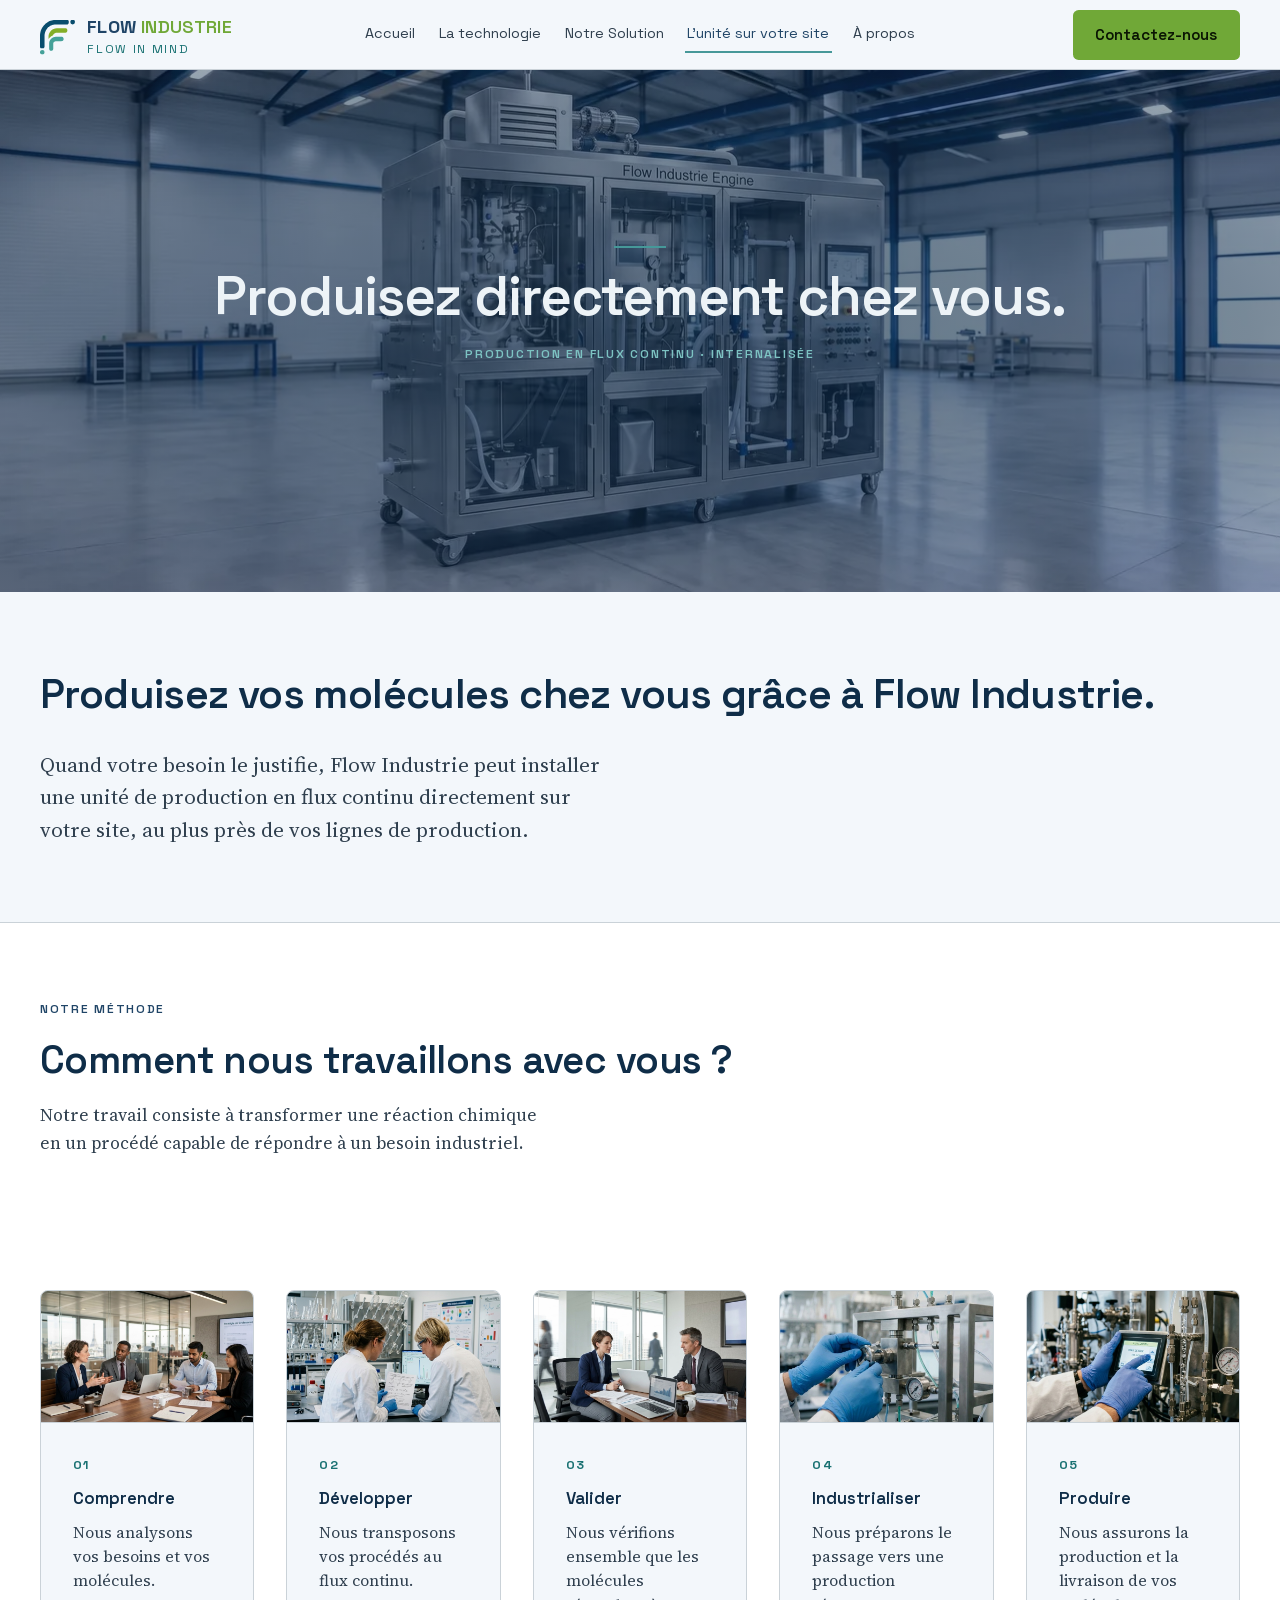
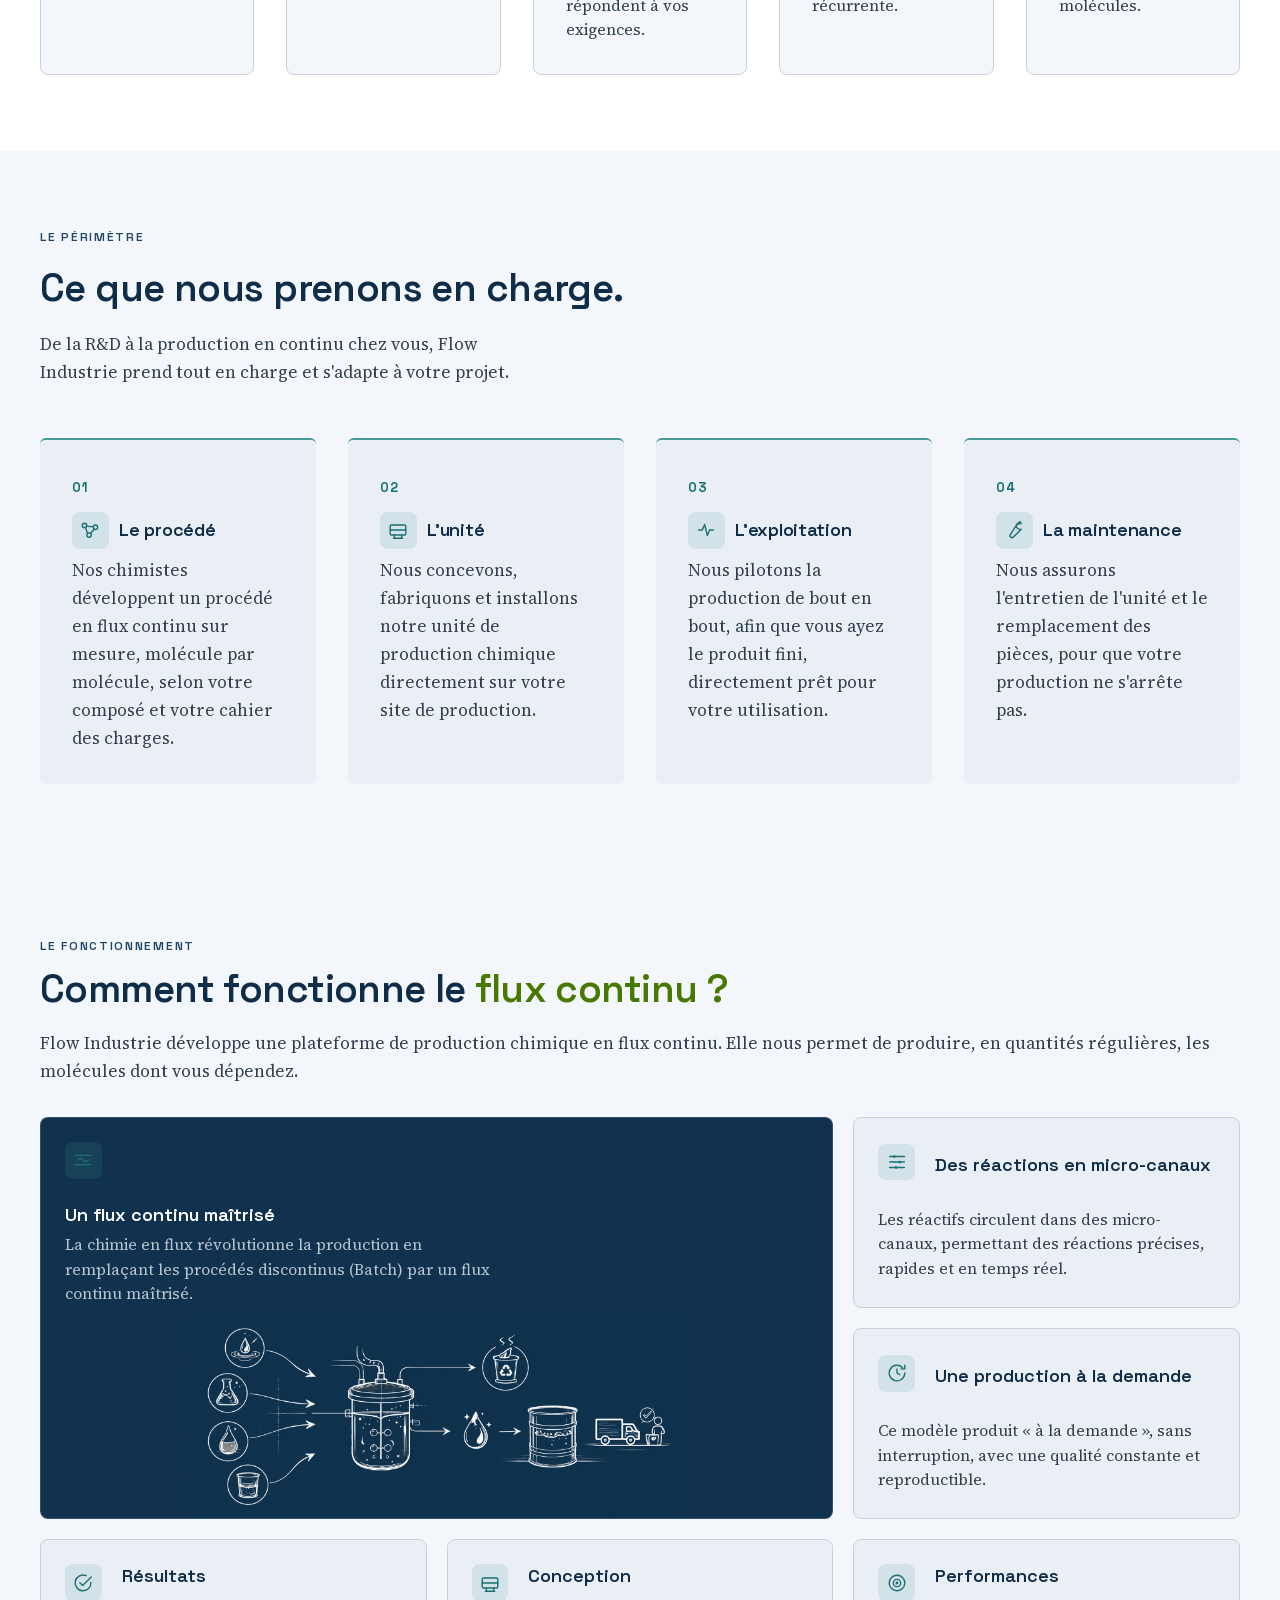
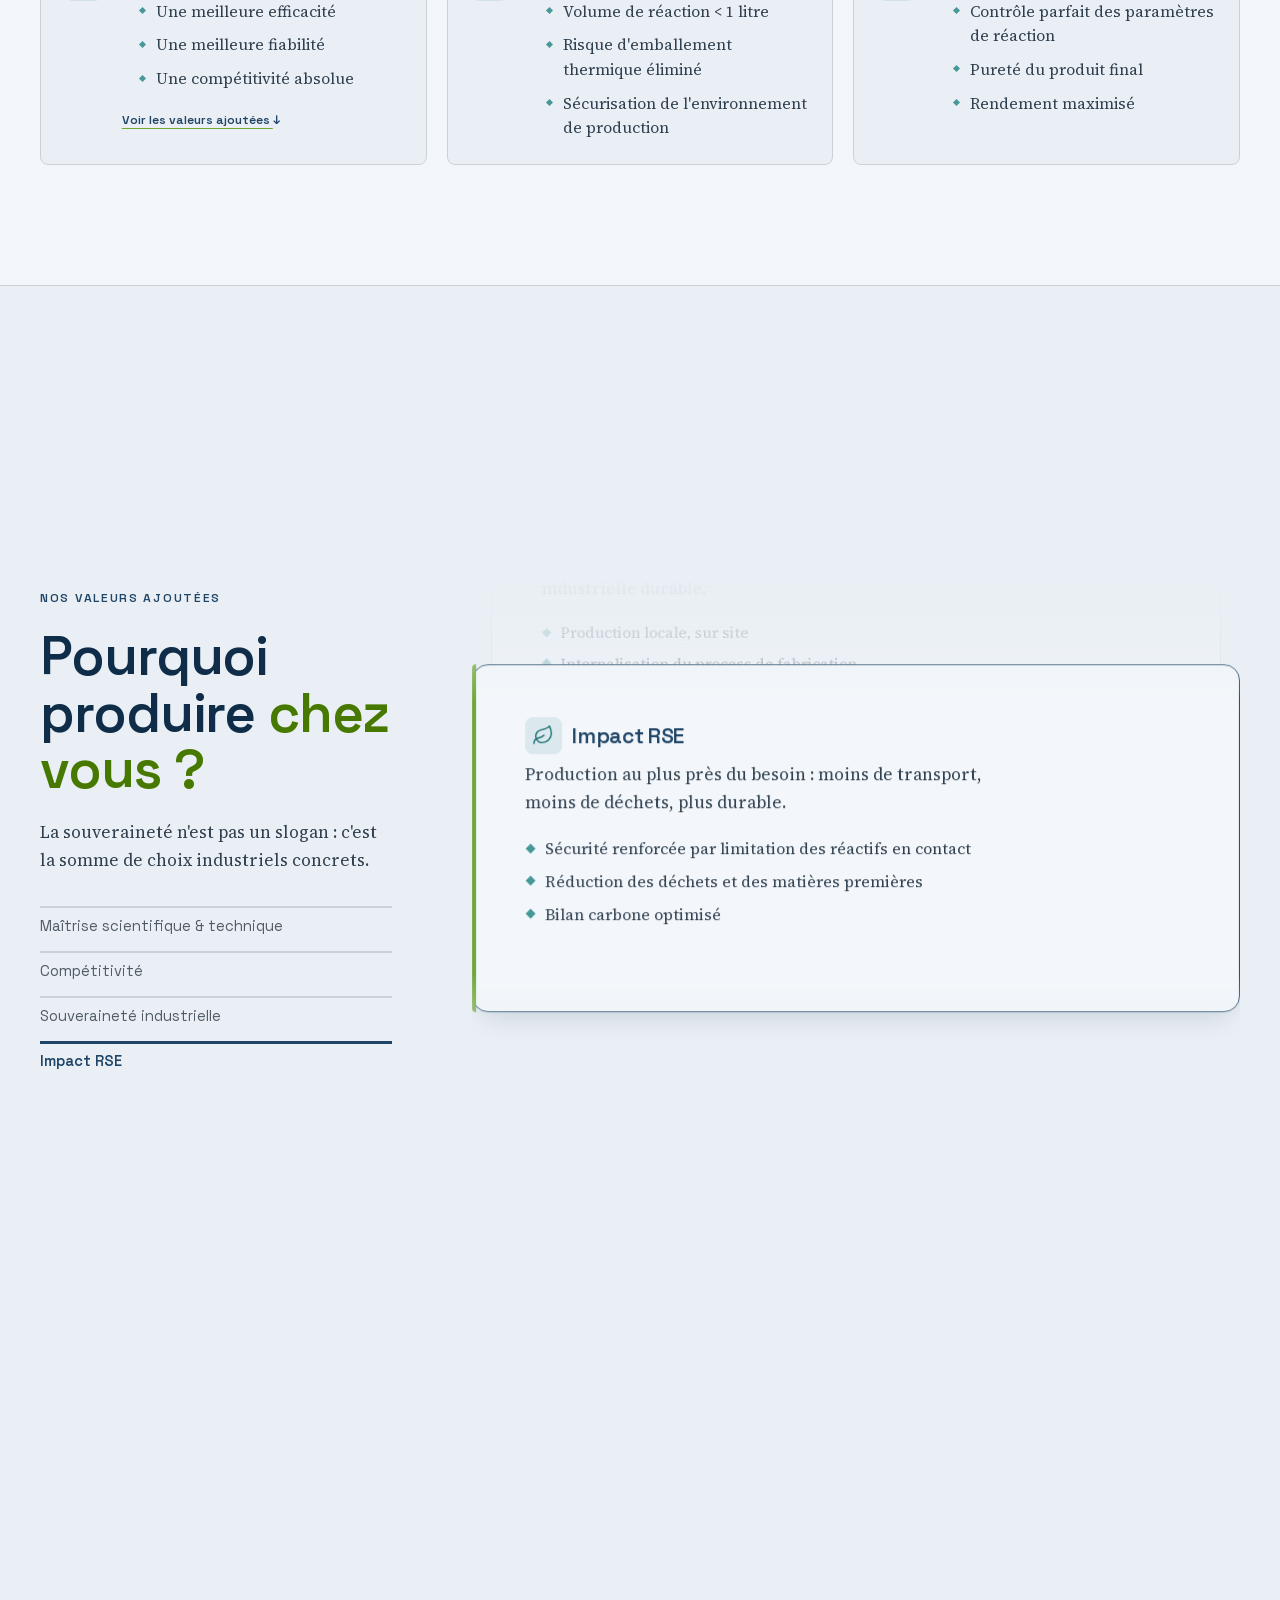
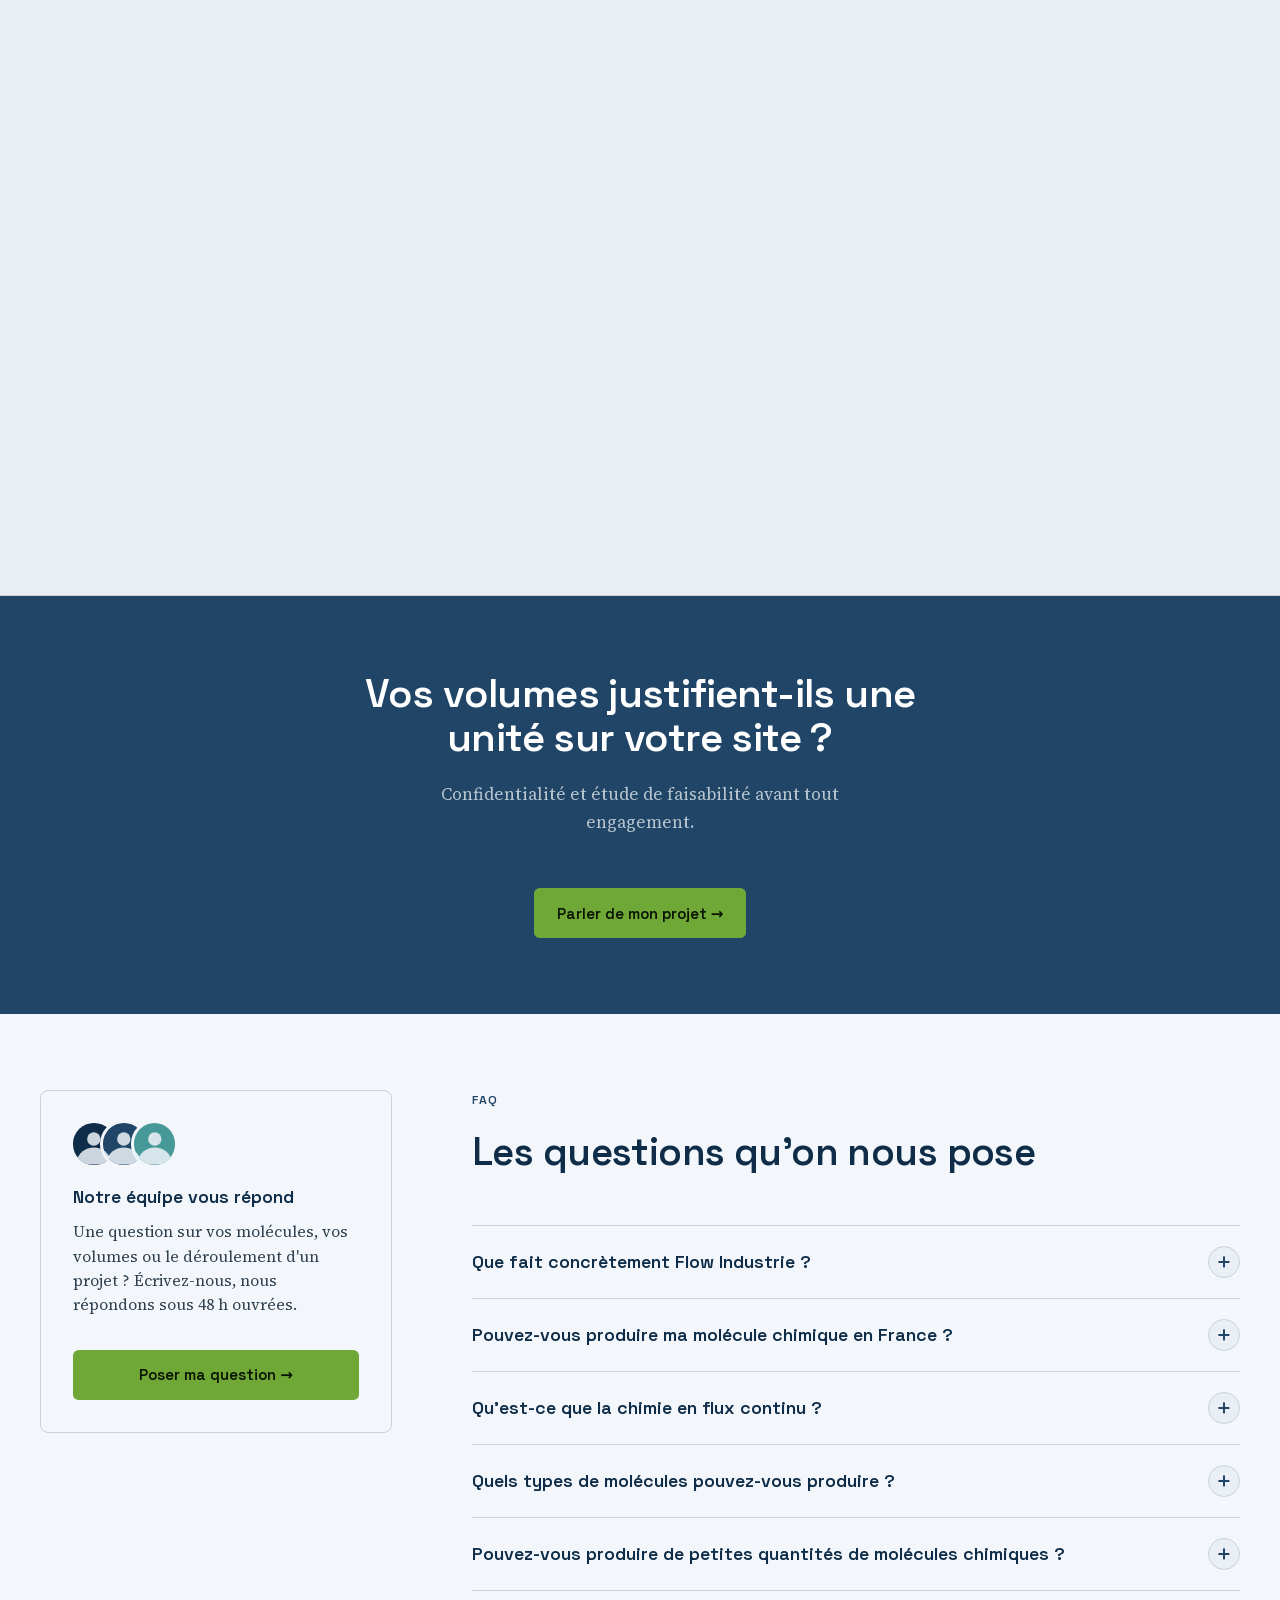
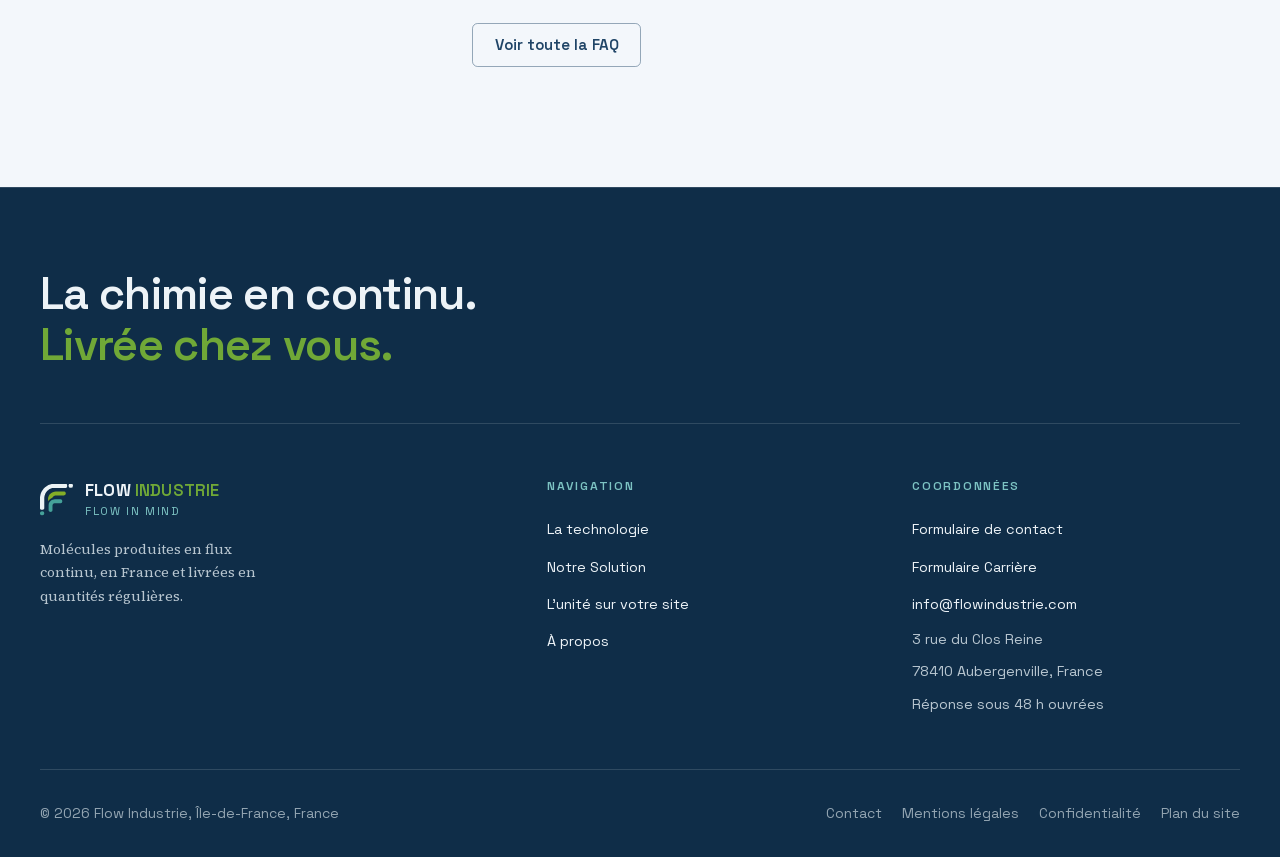
<file: unite-sur-votre-site/index.html>
<!DOCTYPE html><html lang="fr"> <head><meta name="robots" content="noindex, nofollow"><meta charset="utf-8"><meta name="viewport" content="width=device-width, initial-scale=1"><title>L&#39;unité sur votre site | Flow Industrie : production chimique sur site</title><meta name="description" content="Flow Industrie conçoit le procédé, installe l'unité de production en flux continu dans votre bâtiment et l'exploite au quotidien. Sans investissement machine."><link rel="canonical" href="https://www.flowindustrie.com/unite-sur-votre-site/"><link rel="icon" href="../favicon.svg" type="image/svg+xml"><link rel="sitemap" href="../sitemap-index.xml"><meta property="og:type" content="website"><meta property="og:locale" content="fr_FR"><meta property="og:site_name" content="Flow Industrie"><meta property="og:title" content="L'unité sur votre site | Flow Industrie : production chimique sur site"><meta property="og:description" content="Flow Industrie conçoit le procédé, installe l'unité de production en flux continu dans votre bâtiment et l'exploite au quotidien. Sans investissement machine."><meta property="og:url" content="https://www.flowindustrie.com/unite-sur-votre-site/"><meta property="og:image" content="https://www.flowindustrie.com/images/og-unite-modulaire.jpg"><meta property="og:image:width" content="1200"><meta property="og:image:height" content="630"><meta property="og:image:alt" content="Vue de conception de l'unité modulaire de production chimique en flux continu Flow Industrie."><meta name="twitter:card" content="summary_large_image"><link rel="stylesheet" href="../_astro/polices.css"><script type="application/ld+json">{"@context":"https://schema.org","@type":"Organization","name":"Flow Industrie","slogan":"Flow in Mind","description":"Flow Industrie produit vos molécules chimiques en flux continu, en France et vous livre en quantités régulières : la même molécule, sans l'import.","url":"https://www.flowindustrie.com/","logo":"https://www.flowindustrie.com/images/logo-flow-industrie.png","email":"info@flowindustrie.com","address":{"@type":"PostalAddress","streetAddress":"3 rue du Clos Reine","postalCode":"78410","addressLocality":"Aubergenville","addressRegion":"Île-de-France","addressCountry":"FR"}}</script><script type="application/ld+json">{"@context":"https://schema.org","@type":"Service","name":"Unité modulaire de production chimique en flux continu, installée et exploitée sur le site du client","serviceType":"Installation et exploitation d'une unité de production chimique en flux continu sur le site du client, sans investissement machine","provider":{"@type":"Organization","name":"Flow Industrie"},"areaServed":"FR","description":"Flow Industrie conçoit le procédé, installe l'unité de production en flux continu dans votre bâtiment et l'exploite au quotidien. Sans investissement machine."}</script><script>
      (function () {
        var racine = document.documentElement;
        if (window.matchMedia('(prefers-reduced-motion: reduce)').matches) return;
        racine.classList.add('js-mouvement');
        window.setTimeout(function () {
          if (racine.dataset.mouvement !== 'pret') racine.classList.remove('js-mouvement');
        }, 2500);
      })();
    </script><link rel="stylesheet" href="../_astro/a-propos.DqSEigQd.css">
<style>.cta-fin[data-astro-cid-ozoyvow7]{background:var(--color-petrol-deep);color:var(--color-on-dark)}.cta-fin[data-astro-cid-ozoyvow7].fond-petrol{background:var(--color-petrol)}.cta-fin[data-astro-cid-ozoyvow7] .wrap[data-astro-cid-ozoyvow7]{padding-block:var(--rythme-demi) var(--space-3xl);text-align:center}.cta-fin[data-astro-cid-ozoyvow7].suivie .wrap[data-astro-cid-ozoyvow7]{padding-bottom:var(--rythme-demi)}.cta-titre[data-astro-cid-ozoyvow7]{font-size:clamp(1.8rem,3.4vw,2.5rem);color:#fff;max-width:24ch;margin-inline:auto}.cta-texte[data-astro-cid-ozoyvow7]{margin-top:var(--space-md);color:var(--color-on-dark-2);max-width:52ch;margin-inline:auto}.cta-actions[data-astro-cid-ozoyvow7]{margin-top:var(--space-xl);display:flex;flex-wrap:wrap;align-items:center;justify-content:center;gap:var(--space-lg)}.cta-secondaire[data-astro-cid-ozoyvow7]{font-family:var(--font-display);font-weight:600;font-size:.95rem;color:var(--color-teal-clair);text-decoration-color:var(--color-accent)}
.roulette[data-astro-cid-ecwx7uhs]{display:grid;gap:var(--space-md);list-style:none}.pilier[data-astro-cid-ecwx7uhs]{position:relative;background:var(--color-paper);border:var(--rule);border-radius:var(--radius-lg);padding:var(--space-xl);transition:border-color var(--dur) var(--ease-out),box-shadow var(--dur) var(--ease-out)}@media(max-width:900px){.pilier[data-astro-cid-ecwx7uhs]{padding:var(--space-lg)}}.pilier[data-astro-cid-ecwx7uhs]:hover,.roulette[data-astro-cid-ecwx7uhs][data-pilotage]>.pilier[data-astro-cid-ecwx7uhs]:hover{border-color:var(--color-teal);box-shadow:var(--ombre-survol)}@media(prefers-reduced-motion:reduce){.pilier[data-astro-cid-ecwx7uhs]{transition:none}}.pilier[data-astro-cid-ecwx7uhs]:before{content:"";position:absolute;left:-1px;top:-1px;bottom:-1px;width:.25rem;border-radius:var(--radius-lg) 0 0 var(--radius-lg);background:transparent;transition:background-color var(--dur)}.pilier[data-astro-cid-ecwx7uhs] h3[data-astro-cid-ecwx7uhs]{font-size:var(--text-lg);color:var(--color-petrol)}.resume[data-astro-cid-ecwx7uhs]{margin-top:.4rem;font-size:var(--text-body);color:var(--color-ink-2);max-width:56ch}.points[data-astro-cid-ecwx7uhs]{margin-top:var(--space-md);display:grid;gap:.55rem;list-style:none}.points[data-astro-cid-ecwx7uhs] li[data-astro-cid-ecwx7uhs]{position:relative;padding-left:1.25rem;font-size:1rem;line-height:1.5;color:var(--color-ink-2)}.points[data-astro-cid-ecwx7uhs] li[data-astro-cid-ecwx7uhs]:before{content:"";position:absolute;left:.1rem;top:.52em;width:.4375rem;height:.4375rem;background:var(--color-teal);transform:rotate(45deg)}.roulette[data-astro-cid-ecwx7uhs][data-pilotage]{position:relative;gap:0;padding-block:5.5rem;mask-image:linear-gradient(to bottom,transparent 0,#000 24%,#000 76%,transparent 100%);-webkit-mask-image:linear-gradient(to bottom,transparent 0,#000 24%,#000 76%,transparent 100%)}.roulette[data-astro-cid-ecwx7uhs][data-pilotage]>.pilier[data-astro-cid-ecwx7uhs]{grid-area:1 / 1;--force: 0;border-color:color-mix(in oklab,var(--color-petrol) calc(var(--force) * 100%),var(--color-rule));box-shadow:0 1px 2px oklch(29% .06 248 / calc(.06 * var(--force))),0 .875rem 2rem -.75rem oklch(29% .06 248 / calc(.26 * var(--force)));will-change:transform,opacity}.roulette[data-astro-cid-ecwx7uhs][data-pilotage]>.pilier[data-astro-cid-ecwx7uhs]:before{background:var(--color-accent);opacity:var(--force);transition:none}.commandes[data-astro-cid-ecwx7uhs][hidden]{display:none}.commandes[data-astro-cid-ecwx7uhs]{margin-top:var(--space-lg);display:grid}.commande[data-astro-cid-ecwx7uhs]{width:100%;background:none;border:0;padding:0 0 .9rem;cursor:pointer;text-align:left;font-family:var(--font-display);min-height:2.75rem;display:flex;flex-direction:column;align-items:stretch;justify-content:flex-start}.commande[data-astro-cid-ecwx7uhs] .visuel[data-astro-cid-ecwx7uhs]{display:block;height:2px;background:var(--color-rule);transition:background-color var(--dur),height var(--dur),margin-bottom var(--dur)}.commande[data-astro-cid-ecwx7uhs] .etiquette[data-astro-cid-ecwx7uhs]{display:block;margin-top:.55rem;font-size:.92rem;line-height:1.35;color:var(--color-muted);transition:color var(--dur)}.commande[data-astro-cid-ecwx7uhs]:hover .visuel[data-astro-cid-ecwx7uhs]{background:var(--color-teal)}.commande[data-astro-cid-ecwx7uhs]:hover .etiquette[data-astro-cid-ecwx7uhs]{color:var(--color-ink-2)}.commande[data-astro-cid-ecwx7uhs]:focus-visible{outline:2px solid var(--color-focus);outline-offset:.25rem;border-radius:2px}.commande[data-astro-cid-ecwx7uhs]:active .visuel[data-astro-cid-ecwx7uhs]{background:var(--color-petrol)}.commande[data-astro-cid-ecwx7uhs][aria-current=true] .visuel[data-astro-cid-ecwx7uhs]{background:var(--color-petrol);height:.1875rem;margin-bottom:-1px}.commande[data-astro-cid-ecwx7uhs][aria-current=true] .etiquette[data-astro-cid-ecwx7uhs]{color:var(--color-petrol);font-weight:600}</style>
<link rel="stylesheet" href="../_astro/technologie.Ck3OoDt8.css">
<link rel="stylesheet" href="../_astro/unite-sur-votre-site.Br-lUzl_.css"><link rel="stylesheet" href="../_astro/applications.D3SaBpTM.css"><link rel="stylesheet" href="../_astro/mobile-partage.css"></head> <body> <a class="saut-contenu" href="#contenu">Aller au contenu principal</a> <header class="entete" data-astro-cid-dmqpwcec>  <!-- Niveau 2 : barre principale --> <div class="wrap barre" data-astro-cid-dmqpwcec> <a class="marque" href="../index.html" data-astro-cid-dmqpwcec>  <img class="marque-signe" src="../logo-flow-industrie.svg" alt="" width="972" height="959" data-astro-cid-dmqpwcec> <span class="marque-texte" data-astro-cid-dmqpwcec> <span class="marque-nom" data-astro-cid-dmqpwcec><b data-astro-cid-dmqpwcec>FLOW</b> <span data-astro-cid-dmqpwcec>INDUSTRIE</span></span> <span class="marque-baseline" data-astro-cid-dmqpwcec>Flow in Mind</span> </span> </a> <nav class="liens" id="menu-principal" aria-label="Navigation principale" data-astro-cid-dmqpwcec> <a href="../index.html" data-astro-cid-dmqpwcec> Accueil </a><a href="../technologie/index.html" data-astro-cid-dmqpwcec> La technologie </a><a href="../applications/index.html" data-astro-cid-dmqpwcec> Notre Solution </a><a href="../unite-sur-votre-site/index.html" aria-current="page" data-astro-cid-dmqpwcec> L&#39;unité sur votre site </a><a href="../a-propos/index.html" data-astro-cid-dmqpwcec> À propos </a> <a class="btn btn-accent cta-menu" href="../contact/index.html" data-astro-cid-dmqpwcec>Contactez-nous</a> </nav> <div class="actions-entete" data-astro-cid-dmqpwcec><a class="btn btn-accent cta-entete" href="../contact/index.html" data-astro-cid-dmqpwcec>Contactez-nous</a><button type="button" class="bouton-menu" id="bouton-menu" aria-controls="menu-principal" aria-expanded="false" data-astro-cid-dmqpwcec><span class="barres-menu" aria-hidden="true" data-astro-cid-dmqpwcec><span data-astro-cid-dmqpwcec></span><span data-astro-cid-dmqpwcec></span><span data-astro-cid-dmqpwcec></span></span>Menu</button></div> </div> </header>  <script type="module">const t=document.querySelector(".entete");if(t){let s=null;const l=()=>{const e=window.scrollY>8;e!==s&&(s=e,e?t.dataset.defile="":delete t.dataset.defile)};window.addEventListener("scroll",l,{passive:!0}),l()}</script> <main id="contenu"> <section class="hero" data-astro-cid-t6vnkbpi> <div class="banniere" data-astro-cid-t6vnkbpi>  <img src="../_astro/unite-modulaire-atelier.CJjKLDbx_2ttERb.webp" srcset="../_astro/unite-modulaire-atelier.CJjKLDbx_Za3BDJ.webp 900w, ../_astro/unite-modulaire-atelier.CJjKLDbx_Z1Pn3mb.webp 1100w, ../_astro/unite-modulaire-atelier.CJjKLDbx_Z1HR53R.webp 1440w, ../_astro/unite-modulaire-atelier.CJjKLDbx_2ttERb.webp 2081w" alt="L'unité modulaire de production chimique en flux continu de Flow Industrie, montée sur roulettes dans un hall industriel : caissons vitrés, instrumentation et pupitre de commande." sizes="(max-width: 1100px) 1100px, 100vw" loading="eager" fetchpriority="high" data-astro-cid-t6vnkbpi="true" decoding="async" width="2081" height="756" class="banniere-image"> <div class="banniere-voile" aria-hidden="true" data-astro-cid-t6vnkbpi></div>  <div class="wrap banniere-texte" data-astro-cid-t6vnkbpi> <span class="banniere-filet" data-anim="trace" data-astro-cid-t6vnkbpi></span> <p class="banniere-titre" data-anim="monte" data-retard="1" data-astro-cid-t6vnkbpi>Produisez directement chez vous.</p> <p class="banniere-sous-titre" data-anim="monte" data-retard="2" data-astro-cid-t6vnkbpi>Production en flux continu · Internalisée</p> </div> </div> <div class="wrap hero-texte" data-anim-groupe="monte" data-astro-cid-t6vnkbpi>  <h1 data-astro-cid-t6vnkbpi>Produisez vos molécules chez vous grâce à Flow Industrie.</h1>  <p class="hero-chapo" data-astro-cid-t6vnkbpi>
Quand votre besoin le justifie, Flow Industrie peut installer une
        unité de production en flux continu directement sur votre site, au plus près de vos
        lignes de production.
</p> </div> </section> <section class="procede" aria-labelledby="titre-procede" data-astro-cid-t6vnkbpi> <div class="wrap" data-astro-cid-t6vnkbpi> <div class="entete-simple" data-anim-groupe="monte" data-astro-cid-t6vnkbpi> <p class="surtitre-section" data-astro-cid-t6vnkbpi>Notre méthode</p> <h2 class="titre-section" id="titre-procede" data-astro-cid-t6vnkbpi>Comment nous travaillons avec vous&nbsp;?</h2> <p class="chapo" data-astro-cid-t6vnkbpi>Notre travail consiste à transformer une réaction chimique en un procédé capable de répondre à un besoin industriel.</p> </div> <div class="trajet-rouleau" data-trajet data-trajet-boucle><ol class="trajet trajet-cinq" data-anim-groupe="carte" data-astro-cid-j7pv25f6> <li data-astro-cid-j7pv25f6><div class="trajet-image" aria-hidden="true" data-astro-cid-j7pv25f6><img src="../images/methode/methode-1-comprendre.jpg" alt="Quatre personnes autour d'une table de reunion dans un bureau vitre, un ecran de presentation au fond." loading="lazy" decoding="async" width="760" height="475" data-photo-methode data-astro-cid-j7pv25f6><svg class="glyphe" viewBox="0 0 24 24" width="52" height="52" fill="none" stroke="currentColor" stroke-width="1.5" stroke-linecap="round" stroke-linejoin="round" data-astro-cid-j7pv25f6><circle cx="10.5" cy="10.5" r="6.5"/><path d="M15.4 15.4 21 21"/></svg></div><div class="trajet-corps" data-astro-cid-j7pv25f6> <p class="trajet-rang" data-astro-cid-j7pv25f6>01</p> <p class="trajet-titre" data-astro-cid-j7pv25f6>Comprendre</p> <p class="trajet-texte" data-astro-cid-j7pv25f6>Nous analysons vos besoins et vos molécules.</p> </div></li> <li data-astro-cid-j7pv25f6><div class="trajet-image" aria-hidden="true" data-astro-cid-j7pv25f6><img src="../images/methode/methode-2-developper.jpg" alt="Deux chimistes en blouse, de dos, examinent une feuille de synthese devant un ecran d'analyse." loading="lazy" decoding="async" width="760" height="475" data-photo-methode data-astro-cid-j7pv25f6><svg class="glyphe" viewBox="0 0 24 24" width="52" height="52" fill="none" stroke="currentColor" stroke-width="1.5" stroke-linecap="round" stroke-linejoin="round" data-astro-cid-j7pv25f6><path d="M9.5 3h5v5.2l4.2 8.6a2 2 0 0 1-1.8 2.9H7.1a2 2 0 0 1-1.8-2.9l4.2-8.6Z"/><path d="M8 14h8"/></svg></div><div class="trajet-corps" data-astro-cid-j7pv25f6> <p class="trajet-rang" data-astro-cid-j7pv25f6>02</p> <p class="trajet-titre" data-astro-cid-j7pv25f6>Développer</p> <p class="trajet-texte" data-astro-cid-j7pv25f6>Nous transposons vos procédés au flux continu.</p> </div></li> <li data-astro-cid-j7pv25f6><div class="trajet-image" aria-hidden="true" data-astro-cid-j7pv25f6><img src="../images/methode/methode-3-valider.jpg" alt="Deux personnes en reunion de travail devant des ordinateurs portables, dans un bureau vitre." loading="lazy" decoding="async" width="760" height="475" data-photo-methode data-astro-cid-j7pv25f6><svg class="glyphe" viewBox="0 0 24 24" width="52" height="52" fill="none" stroke="currentColor" stroke-width="1.5" stroke-linecap="round" stroke-linejoin="round" data-astro-cid-j7pv25f6><path d="M12 2.8 4.5 6v6c0 4.4 3.1 8.2 7.5 9.2 4.4-1 7.5-4.8 7.5-9.2V6Z"/><path d="m9 12 2.2 2.2L15.4 10"/></svg></div><div class="trajet-corps" data-astro-cid-j7pv25f6> <p class="trajet-rang" data-astro-cid-j7pv25f6>03</p> <p class="trajet-titre" data-astro-cid-j7pv25f6>Valider</p> <p class="trajet-texte" data-astro-cid-j7pv25f6>Nous vérifions ensemble que les molécules répondent à vos exigences.</p> </div></li> <li data-astro-cid-j7pv25f6><div class="trajet-image" aria-hidden="true" data-astro-cid-j7pv25f6><img src="../images/methode/methode-4-industrialiser.jpg" alt="Mains gantees reglant un raccord en inox sur un module de reaction en flux continu." loading="lazy" decoding="async" width="760" height="475" data-photo-methode data-astro-cid-j7pv25f6><svg class="glyphe" viewBox="0 0 24 24" width="52" height="52" fill="none" stroke="currentColor" stroke-width="1.5" stroke-linecap="round" stroke-linejoin="round" data-astro-cid-j7pv25f6><path d="M9.5 4H4v5.5"/><path d="m4 4 6.5 6.5"/><path d="M14.5 20H20v-5.5"/><path d="m20 20-6.5-6.5"/></svg></div><div class="trajet-corps" data-astro-cid-j7pv25f6> <p class="trajet-rang" data-astro-cid-j7pv25f6>04</p> <p class="trajet-titre" data-astro-cid-j7pv25f6>Industrialiser</p> <p class="trajet-texte" data-astro-cid-j7pv25f6>Nous préparons le passage vers une production récurrente.</p> </div></li> <li data-astro-cid-j7pv25f6><div class="trajet-image" aria-hidden="true" data-astro-cid-j7pv25f6><img src="../images/methode/methode-5-produire.jpg" alt="Main gantee sur l'ecran de commande d'une unite en flux continu, qui affiche le debit de flux." loading="lazy" decoding="async" width="760" height="475" data-photo-methode data-astro-cid-j7pv25f6><svg class="glyphe" viewBox="0 0 24 24" width="52" height="52" fill="none" stroke="currentColor" stroke-width="1.5" stroke-linecap="round" stroke-linejoin="round" data-astro-cid-j7pv25f6><path d="M3.5 19.5V9.5l5.5 3.2V9.5l5.5 3.2V6l6 3.6v9.9"/><path d="M2.5 19.5h19"/></svg></div><div class="trajet-corps" data-astro-cid-j7pv25f6> <p class="trajet-rang" data-astro-cid-j7pv25f6>05</p> <p class="trajet-titre" data-astro-cid-j7pv25f6>Produire</p> <p class="trajet-texte" data-astro-cid-j7pv25f6>Nous assurons la production et la livraison de vos molécules.</p> </div></li> </ol><div class="trajet-commandes"><button type="button" class="trajet-fleche" data-trajet-prec aria-label="Étape précédente"><svg viewBox="0 0 24 24" width="18" height="18" fill="none" stroke="currentColor" stroke-width="2" stroke-linecap="round" stroke-linejoin="round" aria-hidden="true"><path d="M15 5 8 12l7 7"/></svg></button><p class="rouleau-rang" aria-live="polite"><span data-trajet-rang>1</span>&#8201;/&#8201;<span data-trajet-total>5</span></p><button type="button" class="trajet-fleche" data-trajet-suiv aria-label="Étape suivante"><svg viewBox="0 0 24 24" width="18" height="18" fill="none" stroke="currentColor" stroke-width="2" stroke-linecap="round" stroke-linejoin="round" aria-hidden="true"><path d="m9 5 7 7-7 7"/></svg></button></div></div> </div> </section>            <section class="perimetre" aria-labelledby="titre-perimetre" data-astro-cid-t6vnkbpi> <div class="wrap" data-astro-cid-t6vnkbpi> <div class="entete-simple" data-anim-groupe="monte" data-astro-cid-t6vnkbpi> <p class="surtitre-section" data-astro-cid-t6vnkbpi>Le périmètre</p> <h2 class="titre-section" id="titre-perimetre" data-astro-cid-t6vnkbpi>Ce que nous prenons en charge.</h2> <p class="chapo" data-astro-cid-t6vnkbpi>De la R&amp;D à la production en continu chez vous, Flow Industrie prend tout en charge et s'adapte à votre projet.</p> </div> <ol class="grille-perimetre" data-anim-groupe="carte" data-astro-cid-t6vnkbpi> <li class="bloc-perimetre survol-carte" data-astro-cid-t6vnkbpi>  <span class="bloc-rang" aria-hidden="true" data-astro-cid-t6vnkbpi>01</span> <h3 class="avec-icone" data-astro-cid-t6vnkbpi><span class="icone-bloc" aria-hidden="true" data-astro-cid-t6vnkbpi><svg class="glyphe" viewBox="0 0 24 24" width="22" height="22" fill="none" stroke="currentColor" stroke-width="1.5" stroke-linecap="round" stroke-linejoin="round" data-astro-cid-t6vnkbpi><circle cx="6" cy="7" r="2.4"/><circle cx="18" cy="9" r="2.4"/><circle cx="11" cy="17.5" r="2.4"/><path d="M8.2 7.7 15.7 8.6M16.8 11.2l-4.2 4.3M9.3 15.6 7 9.3"/></svg></span>Le procédé</h3> <p data-astro-cid-t6vnkbpi>Nos chimistes développent un procédé en flux continu sur mesure, molécule par molécule, selon votre composé et votre cahier des charges.</p> </li><li class="bloc-perimetre survol-carte" data-astro-cid-t6vnkbpi>  <span class="bloc-rang" aria-hidden="true" data-astro-cid-t6vnkbpi>02</span> <h3 class="avec-icone" data-astro-cid-t6vnkbpi><span class="icone-bloc" aria-hidden="true" data-astro-cid-t6vnkbpi><svg class="glyphe" viewBox="0 0 24 24" width="22" height="22" fill="none" stroke="currentColor" stroke-width="1.5" stroke-linecap="round" stroke-linejoin="round" data-astro-cid-t6vnkbpi><rect x="3.5" y="6.5" width="17" height="11" rx="1.5"/><path d="M3.5 12h17M8 17.5V21M16 17.5V21M7 21h10"/></svg></span>L&#39;unité</h3> <p data-astro-cid-t6vnkbpi>Nous concevons, fabriquons et installons notre unité de production chimique directement sur votre site de production.</p> </li><li class="bloc-perimetre survol-carte" data-astro-cid-t6vnkbpi>  <span class="bloc-rang" aria-hidden="true" data-astro-cid-t6vnkbpi>03</span> <h3 class="avec-icone" data-astro-cid-t6vnkbpi><span class="icone-bloc" aria-hidden="true" data-astro-cid-t6vnkbpi><svg class="glyphe" viewBox="0 0 24 24" width="22" height="22" fill="none" stroke="currentColor" stroke-width="1.5" stroke-linecap="round" stroke-linejoin="round" data-astro-cid-t6vnkbpi><path d="M4 12h4l2.5-6 3 12 2.5-6h4"/></svg></span>L&#39;exploitation</h3> <p data-astro-cid-t6vnkbpi>Nous pilotons la production de bout en bout, afin que vous ayez le produit fini, directement prêt pour votre utilisation.</p> </li><li class="bloc-perimetre survol-carte" data-astro-cid-t6vnkbpi>  <span class="bloc-rang" aria-hidden="true" data-astro-cid-t6vnkbpi>04</span> <h3 class="avec-icone" data-astro-cid-t6vnkbpi><span class="icone-bloc" aria-hidden="true" data-astro-cid-t6vnkbpi><svg class="glyphe" viewBox="0 0 24 24" width="22" height="22" fill="none" stroke="currentColor" stroke-width="1.5" stroke-linecap="round" stroke-linejoin="round" data-astro-cid-t6vnkbpi><path d="M14.9 6.1a3.9 3.9 0 0 0 5 5l-8.6 8.6a2.1 2.1 0 0 1-3-3Z"/><path d="m14.9 6.1 3.2-3.2a5.6 5.6 0 0 1 1.8 1.8Z"/></svg></span>La maintenance</h3> <p data-astro-cid-t6vnkbpi>Nous assurons l&#39;entretien de l&#39;unité et le remplacement des pièces, pour que votre production ne s&#39;arrête pas.</p> </li> </ol> </div> </section>    <section class="marche" id="comment-ca-marche" aria-labelledby="titre-marche" data-astro-cid-tbycxezx> <div class="wrap" data-astro-cid-tbycxezx> <p class="surtitre" data-anim="monte" data-astro-cid-tbycxezx>Le fonctionnement</p> <div class="tete" data-anim-groupe="monte" data-astro-cid-tbycxezx><h2 id="titre-marche" data-astro-cid-tbycxezx>Comment fonctionne le <em class="vert" data-astro-cid-tbycxezx>flux continu&nbsp;?</em></h2></div><p class="marche-chapo" data-astro-cid-tbycxezx>
Flow Industrie développe une plateforme de production chimique en flux continu.
        Elle nous permet de produire, en quantités régulières, les molécules dont
        vous dépendez.
</p>  <div class="bento" data-anim-groupe="carte" data-astro-cid-tbycxezx>  <article class="tuile tuile-schema" data-astro-cid-tbycxezx> <span class="icone-bloc" aria-hidden="true" data-astro-cid-tbycxezx><svg class="glyphe" viewBox="0 0 24 24" width="22" height="22" fill="none" stroke="currentColor" stroke-width="1.5" stroke-linecap="round" stroke-linejoin="round" data-astro-cid-tbycxezx><path d="M3 7h18M3 17h18" data-astro-cid-tbycxezx></path> <path d="M6 12c2-2.2 4-2.2 6 0s4 2.2 6 0" data-astro-cid-tbycxezx></path></svg></span> <div class="corps" data-astro-cid-tbycxezx> <h3 data-astro-cid-tbycxezx>Un flux continu maîtrisé</h3> <p data-astro-cid-tbycxezx>
La chimie en flux révolutionne la production en remplaçant les procédés discontinus (Batch)
            par un flux continu maîtrisé.
</p> </div> <figure data-astro-cid-tbycxezx> <img src="../images/schema-procede-flux-continu.jpg" alt="Schéma du procédé : quatre réactifs entrent dans le réacteur ; en sortent d'un côté les déchets à retraiter, de l'autre le produit purifié, conditionné en fût puis livré." width="1600" height="640" loading="lazy" decoding="async" data-astro-cid-tbycxezx> </figure> </article> <article class="tuile tuile-a" data-astro-cid-tbycxezx> <span class="icone-bloc" aria-hidden="true" data-astro-cid-tbycxezx><svg class="glyphe" viewBox="0 0 24 24" width="22" height="22" fill="none" stroke="currentColor" stroke-width="1.5" stroke-linecap="round" stroke-linejoin="round" data-astro-cid-tbycxezx><path d="M4 6h16M4 12h16M4 18h16" data-astro-cid-tbycxezx></path> <circle cx="9" cy="6" r="1.5" fill="currentColor" stroke="none" data-astro-cid-tbycxezx></circle> <circle cx="15" cy="12" r="1.5" fill="currentColor" stroke="none" data-astro-cid-tbycxezx></circle> <circle cx="11" cy="18" r="1.5" fill="currentColor" stroke="none" data-astro-cid-tbycxezx></circle></svg></span> <div class="corps" data-astro-cid-tbycxezx> <h3 data-astro-cid-tbycxezx>Des réactions en micro-canaux</h3>  <p data-astro-cid-tbycxezx>
Les réactifs circulent dans des micro-canaux, permettant des réactions précises,
            rapides et en temps réel. </p> </div> </article> <article class="tuile tuile-b" data-astro-cid-tbycxezx> <span class="icone-bloc" aria-hidden="true" data-astro-cid-tbycxezx><svg class="glyphe" viewBox="0 0 24 24" width="22" height="22" fill="none" stroke="currentColor" stroke-width="1.5" stroke-linecap="round" stroke-linejoin="round" data-astro-cid-tbycxezx><path d="M20.5 12a8.5 8.5 0 1 1-2.5-6" data-astro-cid-tbycxezx></path> <path d="M20.5 3.5v4h-4" data-astro-cid-tbycxezx></path> <path d="M12 7.5V12l3 1.8" data-astro-cid-tbycxezx></path></svg></span> <div class="corps" data-astro-cid-tbycxezx> <h3 data-astro-cid-tbycxezx>Une production à la demande</h3> <p data-astro-cid-tbycxezx>
Ce modèle produit «&nbsp;à la demande&nbsp;», sans interruption, avec une qualité
            constante et reproductible.
</p> </div> </article>  <article class="tuile tuile-spec tuile-c" data-astro-cid-tbycxezx><span class="icone-bloc" aria-hidden="true" data-astro-cid-tbycxezx><svg class="glyphe" viewBox="0 0 24 24" width="22" height="22" fill="none" stroke="currentColor" stroke-width="1.5" stroke-linecap="round" stroke-linejoin="round" data-astro-cid-tbycxezx><path d="M20.6 11.3A8.6 8.6 0 1 1 15.4 4" data-astro-cid-tbycxezx></path> <path d="M8.6 11.8l3 3L21 5.4" data-astro-cid-tbycxezx></path></svg></span><div data-astro-cid-tbycxezx><p class="libelle" data-astro-cid-tbycxezx>Résultats</p><ul data-astro-cid-tbycxezx><li data-astro-cid-tbycxezx>Une meilleure efficacité</li><li data-astro-cid-tbycxezx>Une meilleure fiabilité</li><li data-astro-cid-tbycxezx>Une compétitivité absolue</li></ul><p class="conclusion" data-astro-cid-tbycxezx><a class="lien-tuile lien-appui" data-sens="bas" href="#valeurs-ajoutees" data-astro-cid-tbycxezx>Voir les valeurs ajoutées&nbsp;<span aria-hidden="true" data-astro-cid-tbycxezx>↓</span></a></p></div></article>  <article class="tuile tuile-spec" data-astro-cid-tbycxezx> <span class="icone-bloc" aria-hidden="true" data-astro-cid-tbycxezx><svg class="glyphe" viewBox="0 0 24 24" width="22" height="22" fill="none" stroke="currentColor" stroke-width="1.5" stroke-linecap="round" stroke-linejoin="round" data-astro-cid-tbycxezx><rect x="3.5" y="6.5" width="17" height="11" rx="1.5"/><path d="M3.5 12h17M8 17.5V21M16 17.5V21M7 21h10"/></svg></span> <div data-astro-cid-tbycxezx> <p class="libelle" data-astro-cid-tbycxezx>Conception</p> <ul data-astro-cid-tbycxezx> <li data-astro-cid-tbycxezx>Volume de réaction &lt; 1 litre</li> <li data-astro-cid-tbycxezx>Risque d'emballement thermique éliminé</li> <li data-astro-cid-tbycxezx>Sécurisation de l'environnement de production</li> </ul> </div> </article> <article class="tuile tuile-spec" data-astro-cid-tbycxezx> <span class="icone-bloc" aria-hidden="true" data-astro-cid-tbycxezx><svg class="glyphe" viewBox="0 0 24 24" width="22" height="22" fill="none" stroke="currentColor" stroke-width="1.5" stroke-linecap="round" stroke-linejoin="round" data-astro-cid-tbycxezx><circle cx="12" cy="12" r="8.5"/><circle cx="12" cy="12" r="4"/><circle cx="12" cy="12" r=".8" fill="currentColor"/></svg></span> <div data-astro-cid-tbycxezx> <p class="libelle" data-astro-cid-tbycxezx>Performances</p> <ul data-astro-cid-tbycxezx> <li data-astro-cid-tbycxezx>Contrôle parfait des paramètres de réaction</li> <li data-astro-cid-tbycxezx>Pureté du produit final</li> <li data-astro-cid-tbycxezx>Rendement maximisé</li> </ul> </div> </article> </div> </div> </section>    <section class="split-piliers" id="valeurs-ajoutees" data-astro-cid-t6vnkbpi> <div class="piste" data-piste data-astro-cid-t6vnkbpi> <div class="wrap ecran" data-astro-cid-t6vnkbpi>  <div class="colonne-cadre" data-anim-groupe="monte" data-astro-cid-ecwx7uhs> <p class="surtitre-section" data-astro-cid-t6vnkbpi>Nos valeurs ajoutées</p> <h2 class="titre-section" data-astro-cid-t6vnkbpi>Pourquoi produire <em class="vert" data-astro-cid-t6vnkbpi>chez vous&nbsp;?</em></h2> <p class="chapo" data-astro-cid-t6vnkbpi>La souveraineté n'est pas un slogan : c'est la somme de choix industriels concrets.</p>   <div class="commandes" role="group" aria-label="Choisir un pilier" hidden data-commandes data-astro-cid-ecwx7uhs> <button type="button" class="commande" data-astro-cid-ecwx7uhs> <span class="visuel" aria-hidden="true" data-astro-cid-ecwx7uhs></span> <span class="etiquette" data-astro-cid-ecwx7uhs>Maîtrise scientifique &amp; technique</span> </button><button type="button" class="commande" data-astro-cid-ecwx7uhs> <span class="visuel" aria-hidden="true" data-astro-cid-ecwx7uhs></span> <span class="etiquette" data-astro-cid-ecwx7uhs>Compétitivité</span> </button><button type="button" class="commande" data-astro-cid-ecwx7uhs> <span class="visuel" aria-hidden="true" data-astro-cid-ecwx7uhs></span> <span class="etiquette" data-astro-cid-ecwx7uhs>Souveraineté industrielle</span> </button><button type="button" class="commande" data-astro-cid-ecwx7uhs> <span class="visuel" aria-hidden="true" data-astro-cid-ecwx7uhs></span> <span class="etiquette" data-astro-cid-ecwx7uhs>Impact RSE</span> </button> </div> </div> <ul class="roulette" data-roulette data-astro-cid-ecwx7uhs> <li class="pilier" data-astro-cid-ecwx7uhs> <h3 class="avec-icone" data-astro-cid-ecwx7uhs><span class="icone-bloc" aria-hidden="true" data-astro-cid-ecwx7uhs><svg class="glyphe" viewBox="0 0 24 24" width="22" height="22" fill="none" stroke="currentColor" stroke-width="1.5" stroke-linecap="round" stroke-linejoin="round" data-astro-cid-ecwx7uhs><circle cx="6" cy="7" r="2.4"/><circle cx="18" cy="9" r="2.4"/><circle cx="11" cy="17.5" r="2.4"/><path d="M8.2 7.7 15.7 8.6M16.8 11.2l-4.2 4.3M9.3 15.6 7 9.3"/></svg></span>Maîtrise scientifique &amp; technique</h3> <p class="resume" data-astro-cid-ecwx7uhs>Un procédé conçu, validé et piloté par des chimistes du flux continu.</p> <ul class="points" data-astro-cid-ecwx7uhs> <li data-astro-cid-ecwx7uhs>Réduction des volumes réacteurs</li><li data-astro-cid-ecwx7uhs>Traçabilité</li><li data-astro-cid-ecwx7uhs>Production à la demande &amp; sans interruption</li><li data-astro-cid-ecwx7uhs>Modularité</li> </ul> </li><li class="pilier" data-astro-cid-ecwx7uhs> <h3 class="avec-icone" data-astro-cid-ecwx7uhs><span class="icone-bloc" aria-hidden="true" data-astro-cid-ecwx7uhs><svg class="glyphe" viewBox="0 0 24 24" width="22" height="22" fill="none" stroke="currentColor" stroke-width="1.5" stroke-linecap="round" stroke-linejoin="round" data-astro-cid-ecwx7uhs><path d="M4 19.5h16"/><path d="M6.5 19.5V13M11 19.5V8.5M15.5 19.5v-4M20 19.5V5"/></svg></span>Compétitivité</h3> <p class="resume" data-astro-cid-ecwx7uhs>Le flux continu réduit les coûts de production.</p> <ul class="points" data-astro-cid-ecwx7uhs> <li data-astro-cid-ecwx7uhs>Performances élevées et pureté inégalée</li><li data-astro-cid-ecwx7uhs>Réduction temps développement &amp; industrialisation</li><li data-astro-cid-ecwx7uhs>Suppression des stocks et des coûts logistiques</li> </ul> </li><li class="pilier" data-astro-cid-ecwx7uhs> <h3 class="avec-icone" data-astro-cid-ecwx7uhs><span class="icone-bloc" aria-hidden="true" data-astro-cid-ecwx7uhs><svg class="glyphe" viewBox="0 0 24 24" width="22" height="22" fill="none" stroke="currentColor" stroke-width="1.5" stroke-linecap="round" stroke-linejoin="round" data-astro-cid-ecwx7uhs><path d="M12 2.6 20.5 7v10L12 21.4 3.5 17V7Z"/><path d="m9 12 2.2 2.2L15.4 10"/></svg></span>Souveraineté industrielle</h3> <p class="resume" data-astro-cid-ecwx7uhs>Une production 100% française, pour une souveraineté industrielle durable.</p> <ul class="points" data-astro-cid-ecwx7uhs> <li data-astro-cid-ecwx7uhs>Production locale, sur site</li><li data-astro-cid-ecwx7uhs>Internalisation du process de fabrication</li><li data-astro-cid-ecwx7uhs>Maîtrise des paramètres de réaction</li> </ul> </li><li class="pilier" data-astro-cid-ecwx7uhs> <h3 class="avec-icone" data-astro-cid-ecwx7uhs><span class="icone-bloc" aria-hidden="true" data-astro-cid-ecwx7uhs><svg class="glyphe" viewBox="0 0 24 24" width="22" height="22" fill="none" stroke="currentColor" stroke-width="1.5" stroke-linecap="round" stroke-linejoin="round" data-astro-cid-ecwx7uhs><path d="M11 20A7 7 0 0 1 9.8 6.1C15.5 5 17 4.5 19 2c1 2 2 4.2 2 8 0 5.5-4.8 10-10 10Z"/><path d="M2 21c0-3 1.85-5.36 5.08-6C9.5 14.5 12 13 13 12"/></svg></span>Impact RSE</h3> <p class="resume" data-astro-cid-ecwx7uhs>Production au plus près du besoin : moins de transport, moins de déchets, plus durable.</p> <ul class="points" data-astro-cid-ecwx7uhs> <li data-astro-cid-ecwx7uhs>Sécurité renforcée par limitation des réactifs en contact</li><li data-astro-cid-ecwx7uhs>Réduction des déchets et des matières premières</li><li data-astro-cid-ecwx7uhs>Bilan carbone optimisé</li> </ul> </li> </ul>  <script type="module">const s=document.querySelector("[data-roulette]"),p=document.querySelector("[data-commandes]");if(s&&p){const a=Array.from(s.querySelectorAll(".pilier")),u=Array.from(p.querySelectorAll(".commande"));if(a.length>1&&u.length===a.length){s.dataset.pilotage="",p.hidden=!1;const A=s.closest("section")??s,g=s.closest("[data-piste]"),m=a.length-1,w=window.matchMedia("(prefers-reduced-motion: reduce)"),x=62,S=.16;let l=0,r=0,c=null,f=!0,b=-1;const d=()=>{for(let t=0;t<a.length;t++){const i=t-r,n=Math.abs(i),o=a[t],F=n>=1.75?0:Math.max(0,1-n*.62);o.style.transform=`translateY(${(i*x).toFixed(2)}%) scale(${(1-Math.min(n,2)*.05).toFixed(4)})`,o.style.opacity=F.toFixed(3),o.style.zIndex=String(10-Math.round(n*4)),o.style.setProperty("--force",Math.max(0,1-n*1.6).toFixed(3)),o.style.pointerEvents=n<.5?"auto":"none"}const e=Math.min(m,Math.max(0,Math.round(r)));e!==b&&(b=e,u.forEach((t,i)=>{i===e?t.setAttribute("aria-current","true"):t.removeAttribute("aria-current")}))},y=()=>{const e=l-r;if(Math.abs(e)<.001||w.matches){r=l,d(),c=null;return}r+=e*S,d(),c=requestAnimationFrame(y)},E=()=>{c!==null&&cancelAnimationFrame(c),c=requestAnimationFrame(y)},M=e=>{l=Math.min(m,Math.max(0,e)),E()},h=()=>{const e=window.innerHeight;let t;if(g){const i=g.getBoundingClientRect(),n=i.height-e;n>e*.5&&(t=-i.top/n)}if(t===void 0){const i=A.getBoundingClientRect(),n=i.top-e*.55,o=i.bottom-e*.2;if(o<=n)return;t=(0-n)/(o-n)}M(t*m)},v=()=>{f&&h()};u.forEach((e,t)=>{e.addEventListener("click",()=>M(t))}),"IntersectionObserver"in window&&new IntersectionObserver(([e])=>{f=e.isIntersecting,f&&v()},{rootMargin:"300px 0px"}).observe(s),window.addEventListener("scroll",v,{passive:!0}),window.addEventListener("resize",v,{passive:!0}),document.addEventListener("visibilitychange",()=>{document.visibilityState==="visible"&&(c=null,h(),r=l,d())}),h(),r=l,d()}}</script> </div> </div> </section>  <section class="cta-fin suivie fond-petrol" aria-labelledby="titre-cta" data-astro-cid-ozoyvow7> <div class="wrap" data-anim-groupe="monte" data-astro-cid-ozoyvow7> <h2 class="cta-titre" id="titre-cta" data-astro-cid-ozoyvow7>Vos volumes justifient-ils une unité sur votre site ?</h2> <p class="cta-texte" data-astro-cid-ozoyvow7>Confidentialité et étude de faisabilité avant tout engagement.</p> <div class="cta-actions" data-astro-cid-ozoyvow7> <a class="btn btn-accent" href="../contact/index.html" data-astro-cid-ozoyvow7>Parler de mon projet&nbsp;→</a> </div> </div> </section> <section class="questions fin-de-page" aria-labelledby="titre-questions" data-astro-cid-5xtiosdl> <div class="wrap" data-astro-cid-5xtiosdl> <div class="questions-corps" data-astro-cid-5xtiosdl> <div class="questions-liste" data-astro-cid-5xtiosdl> <div class="entete-simple" data-anim-groupe="monte" data-astro-cid-5xtiosdl> <p class="surtitre-section" data-astro-cid-5xtiosdl>FAQ</p> <h2 class="titre-section" id="titre-questions" data-astro-cid-5xtiosdl>Les questions qu'on nous pose</h2> </div>  <div class="accordeon" data-anim-groupe="monte" data-astro-cid-5xtiosdl> <details class="question" name="faq" data-astro-cid-5xtiosdl> <summary data-astro-cid-5xtiosdl> <span class="question-libelle" data-astro-cid-5xtiosdl>Que fait concrètement Flow Industrie&nbsp;?</span> <span class="question-signe" aria-hidden="true" data-astro-cid-5xtiosdl></span> </summary>  <div class="question-reponse" data-astro-cid-5xtiosdl> <p data-astro-cid-5xtiosdl> Flow Industrie développe, produit et livre des molécules chimiques pour les industriels. Nous prenons en charge le développement du procédé, sa mise à l'échelle puis la production récurrente de la molécule sur notre site en France. Les produits sont ensuite livrés en quantités régulières, adaptées aux besoins de votre production. </p> </div> </details><details class="question" name="faq" data-astro-cid-5xtiosdl> <summary data-astro-cid-5xtiosdl> <span class="question-libelle" data-astro-cid-5xtiosdl>Pouvez-vous produire ma molécule chimique en France&nbsp;?</span> <span class="question-signe" aria-hidden="true" data-astro-cid-5xtiosdl></span> </summary>  <div class="question-reponse" data-astro-cid-5xtiosdl> <p data-astro-cid-5xtiosdl> Oui, sous réserve que la molécule et son procédé soient compatibles avec notre technologie de production en flux continu. Chaque projet commence par une étude de faisabilité permettant d'évaluer la molécule, le procédé, les contraintes de production et les volumes nécessaires avant tout engagement. </p> </div> </details><details class="question" name="faq" data-astro-cid-5xtiosdl> <summary data-astro-cid-5xtiosdl> <span class="question-libelle" data-astro-cid-5xtiosdl>Qu'est-ce que la chimie en flux continu&nbsp;?</span> <span class="question-signe" aria-hidden="true" data-astro-cid-5xtiosdl></span> </summary>  <div class="question-reponse" data-astro-cid-5xtiosdl> <p data-astro-cid-5xtiosdl> La chimie en flux continu consiste à faire circuler en continu les réactifs dans un équipement de production, plutôt que de réaliser la réaction par lots successifs. Cette technologie permet notamment de mieux contrôler les paramètres du procédé, de produire de manière régulière et d'adapter les volumes de production aux besoins industriels. </p> </div> </details><details class="question" name="faq" data-astro-cid-5xtiosdl> <summary data-astro-cid-5xtiosdl> <span class="question-libelle" data-astro-cid-5xtiosdl>Quels types de molécules pouvez-vous produire&nbsp;?</span> <span class="question-signe" aria-hidden="true" data-astro-cid-5xtiosdl></span> </summary>  <div class="question-reponse" data-astro-cid-5xtiosdl> <p data-astro-cid-5xtiosdl> Flow Industrie peut étudier des projets dans différents domaines de la chimie&nbsp;: chimie fine, pharmacie et biotech, énergie, agrochimie, pétrochimie, défense, spatial, parfumerie et cosmétique. La faisabilité dépend toutefois des caractéristiques propres à chaque molécule et de son procédé de synthèse. </p> </div> </details><details class="question" name="faq" data-astro-cid-5xtiosdl> <summary data-astro-cid-5xtiosdl> <span class="question-libelle" data-astro-cid-5xtiosdl>Pouvez-vous produire de petites quantités de molécules chimiques&nbsp;?</span> <span class="question-signe" aria-hidden="true" data-astro-cid-5xtiosdl></span> </summary>  <div class="question-reponse" data-astro-cid-5xtiosdl> <p data-astro-cid-5xtiosdl> Oui. L'un des intérêts de notre modèle est de pouvoir produire des quantités régulières, plutôt que d'imposer l'achat et le stockage de grandes quantités de produit. Les volumes peuvent évoluer en fonction des besoins du client, du kilogramme jusqu'à plusieurs dizaines de tonnes par an. </p> </div> </details><details class="question" name="faq" data-faq-suite data-astro-cid-5xtiosdl> <summary data-astro-cid-5xtiosdl> <span class="question-libelle" data-astro-cid-5xtiosdl>Quels volumes pouvez-vous produire&nbsp;?</span> <span class="question-signe" aria-hidden="true" data-astro-cid-5xtiosdl></span> </summary>  <div class="question-reponse" data-astro-cid-5xtiosdl> <p data-astro-cid-5xtiosdl> Flow Industrie peut accompagner des besoins allant du kilogramme jusqu'à environ 100 tonnes par an, selon la molécule, le procédé et les caractéristiques du projet. Les volumes sont définis avec le client en fonction de sa consommation et de ses besoins industriels. </p> </div> </details><details class="question" name="faq" data-faq-suite data-astro-cid-5xtiosdl> <summary data-astro-cid-5xtiosdl> <span class="question-libelle" data-astro-cid-5xtiosdl>Pourquoi produire une molécule chimique en France&nbsp;?</span> <span class="question-signe" aria-hidden="true" data-astro-cid-5xtiosdl></span> </summary>  <div class="question-reponse" data-astro-cid-5xtiosdl> <p data-astro-cid-5xtiosdl> Produire une molécule en France permet de réduire la dépendance à un fournisseur éloigné, de mieux maîtriser son approvisionnement et de limiter les contraintes liées au transport et au stockage. Pour une molécule stratégique, une production locale peut également contribuer à sécuriser la continuité de la production industrielle. </p> </div> </details><details class="question" name="faq" data-faq-suite data-astro-cid-5xtiosdl> <summary data-astro-cid-5xtiosdl> <span class="question-libelle" data-astro-cid-5xtiosdl>Flow Industrie fait-elle de la sous-traitance chimique&nbsp;?</span> <span class="question-signe" aria-hidden="true" data-astro-cid-5xtiosdl></span> </summary>  <div class="question-reponse" data-astro-cid-5xtiosdl> <p data-astro-cid-5xtiosdl> Flow Industrie accompagne les industriels dans le développement, l'industrialisation et la production de leurs molécules chimiques. Notre intervention couvre notamment la mise au point du procédé, la production en flux continu en France et les livraisons régulières du produit fini. </p> </div> </details><details class="question" name="faq" data-faq-suite data-astro-cid-5xtiosdl> <summary data-astro-cid-5xtiosdl> <span class="question-libelle" data-astro-cid-5xtiosdl>Comment se déroule un projet avec Flow Industrie&nbsp;?</span> <span class="question-signe" aria-hidden="true" data-astro-cid-5xtiosdl></span> </summary>  <div class="question-reponse" data-astro-cid-5xtiosdl> <p data-astro-cid-5xtiosdl> Un projet commence par l'identification de la molécule et une étude de faisabilité. Si le projet est compatible avec notre technologie, nous développons et validons le procédé, puis nous passons à la production et à la mise en place des livraisons récurrentes.</p> <p class="question-etapes" data-astro-cid-5xtiosdl>Étude de faisabilité <span aria-hidden="true" data-astro-cid-5xtiosdl>→</span> Développement du procédé <span aria-hidden="true" data-astro-cid-5xtiosdl>→</span> Mise à l'échelle <span aria-hidden="true" data-astro-cid-5xtiosdl>→</span> Production <span aria-hidden="true" data-astro-cid-5xtiosdl>→</span> Livraisons régulières </p> </div> </details><details class="question" name="faq" data-faq-suite data-astro-cid-5xtiosdl> <summary data-astro-cid-5xtiosdl> <span class="question-libelle" data-astro-cid-5xtiosdl>Quels sont les avantages de la production chimique en flux continu&nbsp;?</span> <span class="question-signe" aria-hidden="true" data-astro-cid-5xtiosdl></span> </summary>  <div class="question-reponse" data-astro-cid-5xtiosdl> <p data-astro-cid-5xtiosdl> La production en flux continu permet notamment un meilleur contrôle du procédé, une production régulière et une adaptation des volumes aux besoins industriels. Elle peut également réduire certaines contraintes liées à la production par lots, selon la nature de la molécule et du procédé. </p> </div> </details> </div> <p class="questions-plus" data-astro-cid-5xtiosdl> <button type="button" class="btn btn-ghost" data-faq-bouton aria-expanded="false" hidden data-astro-cid-5xtiosdl>Voir toute la FAQ</button> </p> <script type="module">const s=document.querySelectorAll("[data-faq-suite]"),b=document.querySelector("[data-faq-bouton]");if(s.length&&b){const t=e=>{s.forEach(q=>{q.hidden=!e,e||(q.open=!1)}),b.setAttribute("aria-expanded",String(e)),b.textContent=e?"Voir moins de questions":"Voir toute la FAQ"};t(!1),b.hidden=!1,b.addEventListener("click",()=>t(b.getAttribute("aria-expanded")!=="true"))}</script> </div>   <aside class="aide survol-carte" data-anim="carte" aria-labelledby="titre-aide" data-astro-cid-5xtiosdl>  <div class="aide-visages" aria-hidden="true" data-astro-cid-5xtiosdl> <span class="visage" data-astro-cid-5xtiosdl> <svg viewBox="0 0 40 40" focusable="false" data-astro-cid-5xtiosdl> <circle cx="20" cy="15.4" r="6.4" data-astro-cid-5xtiosdl></circle> <path d="M20 23.6c-8.2 0-14.9 5.4-16.4 12.6V40h32.8v-3.8C34.9 29 28.2 23.6 20 23.6Z" data-astro-cid-5xtiosdl></path> </svg> </span><span class="visage" data-astro-cid-5xtiosdl> <svg viewBox="0 0 40 40" focusable="false" data-astro-cid-5xtiosdl> <circle cx="20" cy="15.4" r="6.4" data-astro-cid-5xtiosdl></circle> <path d="M20 23.6c-8.2 0-14.9 5.4-16.4 12.6V40h32.8v-3.8C34.9 29 28.2 23.6 20 23.6Z" data-astro-cid-5xtiosdl></path> </svg> </span><span class="visage" data-astro-cid-5xtiosdl> <svg viewBox="0 0 40 40" focusable="false" data-astro-cid-5xtiosdl> <circle cx="20" cy="15.4" r="6.4" data-astro-cid-5xtiosdl></circle> <path d="M20 23.6c-8.2 0-14.9 5.4-16.4 12.6V40h32.8v-3.8C34.9 29 28.2 23.6 20 23.6Z" data-astro-cid-5xtiosdl></path> </svg> </span> </div> <p class="aide-titre" id="titre-aide" data-astro-cid-5xtiosdl>Notre équipe vous répond</p> <p class="aide-texte" data-astro-cid-5xtiosdl>
Une question sur vos molécules, vos volumes ou le déroulement d'un projet&nbsp;?
          Écrivez-nous, nous répondons sous 48 h ouvrées.
</p>  <a class="btn btn-accent aide-bouton" href="../contact/index.html" data-astro-cid-5xtiosdl>Poser ma question&nbsp;→</a> </aside> </div> </div> </section>   </main> <footer class="pied" data-astro-cid-yrghxkbj>  <div class="wrap" data-anim-groupe="monte" data-astro-cid-yrghxkbj>  <p class="declaration" data-astro-cid-yrghxkbj> <span data-astro-cid-yrghxkbj>La chimie en continu.</span> <span class="chez-vous" data-astro-cid-yrghxkbj>Livrée chez vous.</span> </p> <div class="colonnes" data-astro-cid-yrghxkbj> <div class="bloc-marque" data-astro-cid-yrghxkbj> <a class="marque" href="../index.html" data-astro-cid-yrghxkbj>  <img class="marque-signe" src="../logo-flow-industrie-fond-sombre.svg" alt="" width="972" height="959" data-astro-cid-yrghxkbj> <span class="marque-texte" data-astro-cid-yrghxkbj> <span class="marque-nom" data-astro-cid-yrghxkbj><b data-astro-cid-yrghxkbj>FLOW</b> <span data-astro-cid-yrghxkbj>INDUSTRIE</span></span> <span class="marque-baseline" data-astro-cid-yrghxkbj>Flow in Mind</span> </span> </a>  <p class="description" data-astro-cid-yrghxkbj>
Molécules produites en flux continu, en France et livrées en quantités
          régulières.
</p> </div> <nav class="colonne" aria-labelledby="pied-navigation" data-astro-cid-yrghxkbj> <p class="colonne-titre" id="pied-navigation" data-astro-cid-yrghxkbj>Navigation</p> <ul data-astro-cid-yrghxkbj> <li data-astro-cid-yrghxkbj> <a href="../technologie/index.html" data-astro-cid-yrghxkbj>La technologie</a> </li><li data-astro-cid-yrghxkbj> <a href="../applications/index.html" data-astro-cid-yrghxkbj>Notre Solution</a> </li><li data-astro-cid-yrghxkbj> <a href="../unite-sur-votre-site/index.html" data-astro-cid-yrghxkbj>L&#39;unité sur votre site</a> </li><li data-astro-cid-yrghxkbj> <a href="../a-propos/index.html" data-astro-cid-yrghxkbj>À propos</a> </li></ul> </nav> <div class="colonne" data-astro-cid-yrghxkbj> <p class="colonne-titre" id="pied-coordonnees" data-astro-cid-yrghxkbj>Coordonnées</p>  <address aria-labelledby="pied-coordonnees" data-astro-cid-yrghxkbj> <ul data-astro-cid-yrghxkbj>  <li data-astro-cid-yrghxkbj><a href="../contact/index.html" data-astro-cid-yrghxkbj>Formulaire de contact</a></li>  <li data-astro-cid-yrghxkbj><a href="../carriere/index.html" data-astro-cid-yrghxkbj>Formulaire Carrière</a></li> <li data-astro-cid-yrghxkbj><a href="mailto:info@flowindustrie.com" data-astro-cid-yrghxkbj>info@flowindustrie.com</a></li> <li data-astro-cid-yrghxkbj>3 rue du Clos Reine</li> <li data-astro-cid-yrghxkbj>78410 Aubergenville, France</li> <li data-astro-cid-yrghxkbj>Réponse sous 48 h ouvrées</li> </ul> </address> </div> </div> <div class="rangee" data-astro-cid-yrghxkbj>  <span data-astro-cid-yrghxkbj>© 2026 Flow Industrie, Île-de-France, France</span> <nav aria-label="Liens de bas de page" data-astro-cid-yrghxkbj> <a href="../contact/index.html" data-astro-cid-yrghxkbj>Contact</a> <a href="../mentions-legales/index.html" data-astro-cid-yrghxkbj>Mentions légales</a> <a href="../confidentialite/index.html" data-astro-cid-yrghxkbj>Confidentialité</a> <a href="../plan-du-site/index.html" data-astro-cid-yrghxkbj>Plan du site</a> </nav> </div> </div> </footer>  <script type="module">const s=document.documentElement;if(s.classList.contains("js-mouvement")){const o=Array.from(document.querySelectorAll("[data-anim], [data-anim-groupe]"));if(!("IntersectionObserver"in window))o.forEach(e=>e.classList.add("vu"));else{const e=new IntersectionObserver(t=>{for(const n of t)n.isIntersecting&&(n.target.classList.add("vu"),e.unobserve(n.target))},{rootMargin:"0px 0px -10% 0px"});document.body.offsetHeight,o.forEach(t=>e.observe(t))}s.dataset.mouvement="pret"}</script> <dialog class="panneau-contact" id="panneau-contact" aria-labelledby="panneau-titre"><div class="panneau-tete"><div><h2 id="panneau-titre" class="titre">Une question, un projet&nbsp;?</h2></div><button type="button" class="panneau-croix" aria-label="Fermer le formulaire"><svg viewBox="0 0 24 24" width="20" height="20" fill="none" stroke="currentColor" stroke-width="1.7" stroke-linecap="round" aria-hidden="true"><path d="m6 6 12 12M18 6 6 18"/></svg></button></div><div class="panneau-corps"><form class="formulaire carte" id="pan-formulaire-contact" data-anim="carte" action="/envoi/contact.php" method="POST" data-astro-cid-qtd5vjyj> <!-- Piège à robots : un humain ne remplit jamais ce champ. --> <input type="checkbox" name="botcheck" class="piege" tabindex="-1" autocomplete="off" data-astro-cid-qtd5vjyj> <!-- Traçage de la source du lead, rempli par le script en bas de composant. --> <input type="hidden" name="page_origine" id="pan-page_origine" data-astro-cid-qtd5vjyj> <input type="hidden" name="referent" id="pan-referent" data-astro-cid-qtd5vjyj> <input type="hidden" name="utm_source" id="pan-utm_source" data-astro-cid-qtd5vjyj> <input type="hidden" name="utm_medium" id="pan-utm_medium" data-astro-cid-qtd5vjyj> <input type="hidden" name="utm_campaign" id="pan-utm_campaign" data-astro-cid-qtd5vjyj> <ul class="formulaire-appui"><li><svg class="glyphe" viewBox="0 0 24 24" width="15" height="15" fill="none" stroke="currentColor" stroke-width="2" stroke-linecap="round" stroke-linejoin="round" aria-hidden="true"><path d="m4 12.5 5 5L20 6.5"/></svg><span>Réponse sous 48 h ouvrées en toute confidentialité</span></li></ul> <div class="duo" data-astro-cid-qtd5vjyj> <label data-astro-cid-qtd5vjyj>
Nom et prénom
<input type="text" name="nom" autocomplete="name" required data-astro-cid-qtd5vjyj> </label> <label data-astro-cid-qtd5vjyj>
Société
<input type="text" name="societe" autocomplete="organization" required data-astro-cid-qtd5vjyj> </label> </div> <div class="duo" data-astro-cid-qtd5vjyj> <label data-astro-cid-qtd5vjyj>
Email professionnel
<input type="email" name="email" autocomplete="email" required data-astro-cid-qtd5vjyj> </label> <label data-astro-cid-qtd5vjyj>
Téléphone
<input type="tel" name="telephone" autocomplete="tel" required data-astro-cid-qtd5vjyj> </label> </div> <label data-astro-cid-qtd5vjyj>
Sujet
<input type="text" name="sujet" required placeholder="En quelques mots, l'objet de votre demande" data-astro-cid-qtd5vjyj> </label> <label data-astro-cid-qtd5vjyj>
Message
<textarea name="message" rows="4" required placeholder="Décrivez-nous votre question / projet…" data-astro-cid-qtd5vjyj></textarea> </label> <label class="consentement" data-astro-cid-qtd5vjyj> <input type="checkbox" name="consentement" required data-astro-cid-qtd5vjyj> <span data-astro-cid-qtd5vjyj>
J'accepte que Flow Industrie utilise ces informations pour répondre à ma demande. Voir la
<a class="lien-texte" href="../confidentialite/index.html" data-astro-cid-qtd5vjyj>politique de confidentialité</a>.
</span> </label> <p class="erreur" id="pan-erreur-envoi" role="alert" hidden data-astro-cid-qtd5vjyj>
L'envoi n'a pas abouti. Réessayez dans un instant, ou écrivez-nous directement à
<a href="mailto:info@flowindustrie.com" data-astro-cid-qtd5vjyj>info@flowindustrie.com</a>.
</p> <button class="btn btn-accent" type="submit" data-astro-cid-qtd5vjyj>Envoyer ma demande</button> <p class="note" data-astro-cid-qtd5vjyj>Réponse sous 48 h ouvrées. Vos informations ne sont ni revendues ni transmises à des tiers.</p> </form><div class="remerciement carte" id="pan-remerciement" tabindex="-1" hidden data-astro-cid-qtd5vjyj> <p class="marque" aria-hidden="true" data-astro-cid-qtd5vjyj>✓</p> <h3 data-astro-cid-qtd5vjyj>Merci, votre demande nous est parvenue.</h3> <p data-astro-cid-qtd5vjyj>
Elle arrive directement dans la boîte de l'équipe. Un ingénieur procédés la lit et vous
    répond sous 48 h ouvrées, le temps de regarder sérieusement ce que vous nous
    décrivez.
</p> <p data-astro-cid-qtd5vjyj>
Un oubli, un document à joindre ? Écrivez-nous à
<a class="lien-texte" href="mailto:info@flowindustrie.com" data-astro-cid-qtd5vjyj>info@flowindustrie.com</a>.
</p> <p class="note" data-astro-cid-qtd5vjyj>
En attendant, <a class="lien-texte" href="../technologie/index.html" data-astro-cid-qtd5vjyj>la technologie</a> et
<a class="lien-texte" href="../index.html#notre-solution" data-astro-cid-qtd5vjyj>notre solution</a> répondent déjà à une bonne partie
    des questions.
</p> </div></div></dialog><div class="barre-mobile"><a class="btn btn-accent" href="../contact/index.html">Contactez-nous</a></div><script src="../_astro/panneau-contact.js" defer></script><script src="../_astro/entete-mobile.js" defer></script><script src="../_astro/mobile.js" defer></script></body> </html>
</file>
<file: _astro/polices.css>
/* Les polices du site, servies depuis le site — 17/11/2026

   Avant : les 13 pages appelaient fonts.googleapis.com puis fonts.gstatic.com.
   Chaque visite envoyait donc l'adresse IP du visiteur a un tiers hors de
   l'Union, sans consentement et avant toute interaction. C'est le motif du
   « ne pas publier en l'etat » de l'audit.

   Les fichiers sont ceux de Google, inchanges, sous licence SIL Open Font qui
   autorise la redistribution. Voir polices/LICENCE-OFL.txt.

   Seuls les sous-ensembles latin et latin-ext sont repris : le site est en
   francais. Les `unicode-range` d'origine sont conserves, le navigateur ne
   telecharge donc que ce dont la page a besoin. */

@font-face{
  font-family: 'Source Serif 4';
  font-style: normal;
  font-weight: 400;
  font-display: swap;
  src: url(polices/source-serif-4-400-latin-ext.woff2) format('woff2');
  unicode-range: U+0100-02BA, U+02BD-02C5, U+02C7-02CC, U+02CE-02D7, U+02DD-02FF, U+0304, U+0308, U+0329, U+1D00-1DBF, U+1E00-1E9F, U+1EF2-1EFF, U+2020, U+20A0-20AB, U+20AD-20C4, U+2113, U+2C60-2C7F, U+A720-A7FF;
}
@font-face{
  font-family: 'Source Serif 4';
  font-style: normal;
  font-weight: 400;
  font-display: swap;
  src: url(polices/source-serif-4-400-latin.woff2) format('woff2');
  unicode-range: U+0000-00FF, U+0131, U+0152-0153, U+02BB-02BC, U+02C6, U+02DA, U+02DC, U+0304, U+0308, U+0329, U+2000-206F, U+20AC, U+2122, U+2191, U+2193, U+2212, U+2215, U+FEFF, U+FFFD;
}
@font-face{
  font-family: 'Source Serif 4';
  font-style: normal;
  font-weight: 500;
  font-display: swap;
  src: url(polices/source-serif-4-500-latin-ext.woff2) format('woff2');
  unicode-range: U+0100-02BA, U+02BD-02C5, U+02C7-02CC, U+02CE-02D7, U+02DD-02FF, U+0304, U+0308, U+0329, U+1D00-1DBF, U+1E00-1E9F, U+1EF2-1EFF, U+2020, U+20A0-20AB, U+20AD-20C4, U+2113, U+2C60-2C7F, U+A720-A7FF;
}
@font-face{
  font-family: 'Source Serif 4';
  font-style: normal;
  font-weight: 500;
  font-display: swap;
  src: url(polices/source-serif-4-500-latin.woff2) format('woff2');
  unicode-range: U+0000-00FF, U+0131, U+0152-0153, U+02BB-02BC, U+02C6, U+02DA, U+02DC, U+0304, U+0308, U+0329, U+2000-206F, U+20AC, U+2122, U+2191, U+2193, U+2212, U+2215, U+FEFF, U+FFFD;
}
@font-face{
  font-family: 'Source Serif 4';
  font-style: normal;
  font-weight: 600;
  font-display: swap;
  src: url(polices/source-serif-4-600-latin-ext.woff2) format('woff2');
  unicode-range: U+0100-02BA, U+02BD-02C5, U+02C7-02CC, U+02CE-02D7, U+02DD-02FF, U+0304, U+0308, U+0329, U+1D00-1DBF, U+1E00-1E9F, U+1EF2-1EFF, U+2020, U+20A0-20AB, U+20AD-20C4, U+2113, U+2C60-2C7F, U+A720-A7FF;
}
@font-face{
  font-family: 'Source Serif 4';
  font-style: normal;
  font-weight: 600;
  font-display: swap;
  src: url(polices/source-serif-4-600-latin.woff2) format('woff2');
  unicode-range: U+0000-00FF, U+0131, U+0152-0153, U+02BB-02BC, U+02C6, U+02DA, U+02DC, U+0304, U+0308, U+0329, U+2000-206F, U+20AC, U+2122, U+2191, U+2193, U+2212, U+2215, U+FEFF, U+FFFD;
}
@font-face{
  font-family: 'Space Grotesk';
  font-style: normal;
  font-weight: 400;
  font-display: swap;
  src: url(polices/space-grotesk-400-latin-ext.woff2) format('woff2');
  unicode-range: U+0100-02BA, U+02BD-02C5, U+02C7-02CC, U+02CE-02D7, U+02DD-02FF, U+0304, U+0308, U+0329, U+1D00-1DBF, U+1E00-1E9F, U+1EF2-1EFF, U+2020, U+20A0-20AB, U+20AD-20C4, U+2113, U+2C60-2C7F, U+A720-A7FF;
}
@font-face{
  font-family: 'Space Grotesk';
  font-style: normal;
  font-weight: 400;
  font-display: swap;
  src: url(polices/space-grotesk-400-latin.woff2) format('woff2');
  unicode-range: U+0000-00FF, U+0131, U+0152-0153, U+02BB-02BC, U+02C6, U+02DA, U+02DC, U+0304, U+0308, U+0329, U+2000-206F, U+20AC, U+2122, U+2191, U+2193, U+2212, U+2215, U+FEFF, U+FFFD;
}
@font-face{
  font-family: 'Space Grotesk';
  font-style: normal;
  font-weight: 500;
  font-display: swap;
  src: url(polices/space-grotesk-500-latin-ext.woff2) format('woff2');
  unicode-range: U+0100-02BA, U+02BD-02C5, U+02C7-02CC, U+02CE-02D7, U+02DD-02FF, U+0304, U+0308, U+0329, U+1D00-1DBF, U+1E00-1E9F, U+1EF2-1EFF, U+2020, U+20A0-20AB, U+20AD-20C4, U+2113, U+2C60-2C7F, U+A720-A7FF;
}
@font-face{
  font-family: 'Space Grotesk';
  font-style: normal;
  font-weight: 500;
  font-display: swap;
  src: url(polices/space-grotesk-500-latin.woff2) format('woff2');
  unicode-range: U+0000-00FF, U+0131, U+0152-0153, U+02BB-02BC, U+02C6, U+02DA, U+02DC, U+0304, U+0308, U+0329, U+2000-206F, U+20AC, U+2122, U+2191, U+2193, U+2212, U+2215, U+FEFF, U+FFFD;
}
@font-face{
  font-family: 'Space Grotesk';
  font-style: normal;
  font-weight: 600;
  font-display: swap;
  src: url(polices/space-grotesk-600-latin-ext.woff2) format('woff2');
  unicode-range: U+0100-02BA, U+02BD-02C5, U+02C7-02CC, U+02CE-02D7, U+02DD-02FF, U+0304, U+0308, U+0329, U+1D00-1DBF, U+1E00-1E9F, U+1EF2-1EFF, U+2020, U+20A0-20AB, U+20AD-20C4, U+2113, U+2C60-2C7F, U+A720-A7FF;
}
@font-face{
  font-family: 'Space Grotesk';
  font-style: normal;
  font-weight: 600;
  font-display: swap;
  src: url(polices/space-grotesk-600-latin.woff2) format('woff2');
  unicode-range: U+0000-00FF, U+0131, U+0152-0153, U+02BB-02BC, U+02C6, U+02DA, U+02DC, U+0304, U+0308, U+0329, U+2000-206F, U+20AC, U+2122, U+2191, U+2193, U+2212, U+2215, U+FEFF, U+FFFD;
}
@font-face{
  font-family: 'Space Grotesk';
  font-style: normal;
  font-weight: 700;
  font-display: swap;
  src: url(polices/space-grotesk-700-latin-ext.woff2) format('woff2');
  unicode-range: U+0100-02BA, U+02BD-02C5, U+02C7-02CC, U+02CE-02D7, U+02DD-02FF, U+0304, U+0308, U+0329, U+1D00-1DBF, U+1E00-1E9F, U+1EF2-1EFF, U+2020, U+20A0-20AB, U+20AD-20C4, U+2113, U+2C60-2C7F, U+A720-A7FF;
}
@font-face{
  font-family: 'Space Grotesk';
  font-style: normal;
  font-weight: 700;
  font-display: swap;
  src: url(polices/space-grotesk-700-latin.woff2) format('woff2');
  unicode-range: U+0000-00FF, U+0131, U+0152-0153, U+02BB-02BC, U+02C6, U+02DA, U+02DC, U+0304, U+0308, U+0329, U+2000-206F, U+20AC, U+2122, U+2191, U+2193, U+2212, U+2215, U+FEFF, U+FFFD;
}
</file>
<file: _astro/a-propos.DqSEigQd.css>
:root{--color-paper: oklch(97.5% .006 244);--color-paper-2: oklch(94.8% .009 244);--color-ink: oklch(22% .026 248);--color-ink-2: oklch(36% .034 248);--color-petrol: oklch(38% .072 248);--color-petrol-deep: oklch(29% .06 248);--color-teal: oklch(63% .08 196);--color-teal-texte: oklch(50% .078 196);--color-teal-clair: oklch(77% .07 196);--color-accent: oklch(67% .155 132);--color-accent-clair: oklch(76% .16 132);--color-vert-texte: oklch(52% .145 132);--color-accent-ink: oklch(18% .04 134);--color-rule: oklch(86% .012 242);--color-muted: oklch(47% .022 246);--color-focus: oklch(58% .18 132);--color-on-dark: oklch(96% .008 240);--color-on-dark-2: oklch(82% .02 236);--color-fond-schema: #11324E;--font-display: "Space Grotesk", ui-sans-serif, system-ui, sans-serif;--font-body: "Source Serif 4", Georgia, "Times New Roman", serif;--text-sm: .875rem;--text-body: 1.0625rem;--text-lg: 1.3125rem;--text-h3: 1.125rem;--text-h2: clamp(1.7rem, 3.2vw, 2.4rem);--text-display: clamp(2.4rem, 5.4vw, 4.1rem);--text-display-s: clamp(2.1rem, 4.3vw, 3.4rem);--space-xs: .5rem;--space-sm: .75rem;--space-md: 1.25rem;--space-lg: 2rem;--space-xl: 3.25rem;--space-2xl: 5rem;--space-3xl: 7.5rem;--rythme-demi: 4.75rem;--pad-wrap: clamp(1.1rem, 4vw, 2.5rem);--h-entete: 4.3rem;--radius-sm: .35rem;--radius-md: .5rem;--radius-lg: 1rem;--rule: 1px solid var(--color-rule);--ombre-carte: 0 1px 2px oklch(29% .06 248 / .05), 0 .625rem 1.625rem -.625rem oklch(29% .06 248 / .16);--ombre-survol: 0 2px .25rem oklch(29% .06 248 / .05), 0 1.25rem 2.75rem -1.25rem oklch(29% .06 248 / .26);--ease-out: cubic-bezier(.16, 1, .3, 1);--ease-in-out: cubic-bezier(.65, 0, .35, 1);--dur: .25s;--dur-apparition: .72s;--pas-cascade: 70ms}*,*:before,*:after{box-sizing:border-box}*{margin:0;padding:0}html,body{overflow-x:clip}html{scroll-behavior:smooth}@media(prefers-reduced-motion:reduce){html{scroll-behavior:auto}}body{background:var(--color-paper);color:var(--color-ink);font-family:var(--font-body);font-size:var(--text-body);line-height:1.65;-webkit-font-smoothing:antialiased}h1,h2,h3,h4{font-family:var(--font-display);font-style:normal;font-weight:600;line-height:1.1;letter-spacing:-.015em;overflow-wrap:anywhere;min-width:0}a{color:inherit}img,svg,video{display:block;max-width:100%;height:auto}:focus-visible{outline:2px solid var(--color-focus);outline-offset:.1875rem;border-radius:2px;box-shadow:0 0 0 .375rem color-mix(in oklab,var(--color-paper) 88%,transparent)}.wrap{max-width:82rem;margin-inline:auto;padding-inline:var(--pad-wrap)}.wrap-lecture{max-width:44rem}.colonne-collante{position:sticky;top:calc(var(--h-entete) + var(--space-lg))}@media(max-width:900px){.colonne-collante{position:static}}.saut-contenu{position:absolute;left:-624.9375rem;top:0;background:var(--color-petrol);color:#fff;padding:var(--space-sm) var(--space-md);font-family:var(--font-display);z-index:100}.saut-contenu:focus{left:var(--space-md);top:var(--space-sm)}.btn{display:inline-block;font-family:var(--font-display);font-weight:600;font-size:.95rem;text-decoration:none;white-space:nowrap;padding:.72rem 1.35rem;border-radius:var(--radius-sm);border:1px solid transparent;cursor:pointer;transition:transform var(--dur) var(--ease-out),background-color var(--dur),border-color var(--dur),color var(--dur)}.btn-accent{background:var(--color-accent);color:var(--color-accent-ink)}.btn-accent:hover{transform:translateY(-2px)}.btn-accent:active{transform:translateY(0)}.btn-accent[disabled]{opacity:.55;cursor:not-allowed;transform:none}.btn-ghost{border-color:color-mix(in oklab,var(--color-petrol) 45%,transparent);color:var(--color-petrol)}.btn-ghost:hover{background:var(--color-petrol-deep);border-color:var(--color-petrol-deep);color:var(--color-on-dark);transform:translateY(-2px)}.btn-ghost:active{transform:translateY(0)}@media(prefers-reduced-motion:reduce){.btn{transition:none}.btn-accent:hover,.btn-ghost:hover{transform:none}}@media(max-width:420px){.btn{white-space:normal;text-align:center}}.titre-section{font-size:var(--text-h2);color:var(--color-petrol-deep);max-width:24ch}.chapo{margin-top:var(--space-md);color:var(--color-ink-2);max-width:56ch}.lien-texte{color:var(--color-petrol);text-decoration-color:var(--color-teal);text-decoration-thickness:1px;text-underline-offset:.1875rem;transition:color var(--dur) var(--ease-out),text-decoration-color var(--dur) var(--ease-out),text-decoration-thickness var(--dur) var(--ease-out),text-underline-offset var(--dur) var(--ease-out)}.lien-texte:hover{color:var(--color-accent-ink);text-decoration-color:var(--color-accent);text-decoration-thickness:2px;text-underline-offset:.25rem}html.js-mouvement [data-anim],html.js-mouvement [data-anim-groupe]>*{opacity:0;transition:opacity var(--dur-apparition) var(--ease-out),translate var(--dur-apparition) var(--ease-out),scale var(--dur-apparition) var(--ease-out);will-change:translate,scale,opacity}html.js-mouvement [data-anim=monte],html.js-mouvement [data-anim-groupe=monte]>*{translate:0 .875rem}html.js-mouvement [data-anim=voile],html.js-mouvement [data-anim-groupe=voile]>*{translate:none}html.js-mouvement [data-anim=carte],html.js-mouvement [data-anim-groupe=carte]>*{translate:0 1.125rem;scale:.985}html.js-mouvement [data-anim=trace],html.js-mouvement [data-anim-groupe=trace]>*{opacity:1;scale:0 1;transform-origin:left center}html.js-mouvement [data-anim].vu,html.js-mouvement [data-anim-groupe].vu>*{opacity:1;translate:none;scale:none;will-change:auto}html.js-mouvement [data-anim=souligne]:not(.vu){opacity:1;will-change:background-size;background-size:0 var(--ep-trait, .14em);transition:background-size var(--dur-apparition) var(--ease-out)}html.js-mouvement [data-anim=souligne].vu{background-size:100% var(--ep-trait, .14em);transition:background-size var(--dur-apparition) var(--ease-out);will-change:auto}html.js-mouvement [data-anim-groupe]>*:nth-child(1){transition-delay:0ms}html.js-mouvement [data-anim-groupe]>*:nth-child(2){transition-delay:calc(var(--pas-cascade) * 1)}html.js-mouvement [data-anim-groupe]>*:nth-child(3){transition-delay:calc(var(--pas-cascade) * 2)}html.js-mouvement [data-anim-groupe]>*:nth-child(4){transition-delay:calc(var(--pas-cascade) * 3)}html.js-mouvement [data-anim-groupe]>*:nth-child(5){transition-delay:calc(var(--pas-cascade) * 4)}html.js-mouvement [data-anim-groupe]>*:nth-child(6){transition-delay:calc(var(--pas-cascade) * 5)}html.js-mouvement [data-anim-groupe]>*:nth-child(7){transition-delay:calc(var(--pas-cascade) * 6)}html.js-mouvement [data-anim-groupe]>*:nth-child(8){transition-delay:calc(var(--pas-cascade) * 7)}html.js-mouvement [data-anim-groupe]>*:nth-child(9){transition-delay:calc(var(--pas-cascade) * 8)}html.js-mouvement [data-anim-groupe]>*:nth-child(10){transition-delay:calc(var(--pas-cascade) * 9)}html.js-mouvement [data-anim-groupe]>*:nth-child(11){transition-delay:calc(var(--pas-cascade) * 10)}html.js-mouvement [data-anim-groupe]>*:nth-child(n+12){transition-delay:calc(var(--pas-cascade) * 11)}html.js-mouvement [data-anim][data-retard="1"]{transition-delay:calc(var(--pas-cascade) * 1)}html.js-mouvement [data-anim][data-retard="2"]{transition-delay:calc(var(--pas-cascade) * 2)}html.js-mouvement [data-anim][data-retard="3"]{transition-delay:calc(var(--pas-cascade) * 3)}html.js-mouvement [data-anim][data-retard="4"]{transition-delay:calc(var(--pas-cascade) * 4)}html.js-mouvement [data-anim][data-retard="5"]{transition-delay:calc(var(--pas-cascade) * 5)}.lien-appui{text-decoration:underline;text-decoration-color:var(--color-accent);text-decoration-thickness:1px;text-underline-offset:.25rem;transition:color var(--dur) var(--ease-out),text-decoration-color var(--dur) var(--ease-out),text-decoration-thickness var(--dur) var(--ease-out),text-underline-offset var(--dur) var(--ease-out)}.lien-appui:hover,.lien-appui:focus-visible{text-decoration-thickness:2px;text-underline-offset:.3125rem}.lien-appui [aria-hidden]{display:inline-block;transition:transform var(--dur) var(--ease-out)}.lien-appui:hover [aria-hidden]{transform:translate(.1875rem)}.lien-appui[data-sens=bas]:hover [aria-hidden]{transform:translateY(.1875rem)}.survol-carte{transition:transform var(--dur) var(--ease-out),border-color var(--dur) var(--ease-out),background-color var(--dur) var(--ease-out),box-shadow var(--dur) var(--ease-out)}.survol-carte:hover,.survol-carte[data-survol]{transform:translateY(-.3125rem);border-color:var(--color-teal);background-color:var(--color-paper);box-shadow:var(--ombre-survol)}@media(prefers-reduced-motion:reduce){.lien-texte,.lien-appui,.lien-appui [aria-hidden],.survol-carte{transition-duration:0s}.survol-carte:hover,.survol-carte[data-survol]{transform:none}}@media print{html.js-mouvement [data-anim],html.js-mouvement [data-anim-groupe]>*{opacity:1!important;translate:none!important;scale:none!important}html.js-mouvement [data-anim=souligne]:not(.vu){background-size:100% var(--ep-trait, .14em)!important}}.entete[data-astro-cid-dmqpwcec]{border-bottom:var(--rule);background:var(--color-paper);position:sticky;top:0;z-index:20;transition:border-color var(--dur) var(--ease-out),box-shadow var(--dur) var(--ease-out)}.entete[data-astro-cid-dmqpwcec][data-defile]{border-bottom-color:color-mix(in oklab,var(--color-petrol) 30%,var(--color-rule));box-shadow:0 .5rem 1.5rem -.875rem #0F2D480f}@media(prefers-reduced-motion:reduce){.entete[data-astro-cid-dmqpwcec]{transition:none}}.bandeau[data-astro-cid-dmqpwcec]{background:var(--color-petrol-deep)}.bandeau-piste[data-astro-cid-dmqpwcec]{display:flex;justify-content:flex-end;min-height:2.1rem;align-items:center}.bandeau-liens[data-astro-cid-dmqpwcec]{display:flex;align-items:center;gap:var(--space-md)}.bandeau-liens[data-astro-cid-dmqpwcec] a[data-astro-cid-dmqpwcec]{font-family:var(--font-display);font-size:.78rem;letter-spacing:.01em;text-decoration:none;color:var(--color-on-dark-2);white-space:nowrap;padding-block:.35rem;transition:color var(--dur)}.bandeau-liens[data-astro-cid-dmqpwcec] a[data-astro-cid-dmqpwcec]:hover{color:var(--color-on-dark)}.bandeau-liens[data-astro-cid-dmqpwcec] a[data-astro-cid-dmqpwcec][aria-current=page]{color:var(--color-on-dark);font-weight:600}.bandeau-email[data-astro-cid-dmqpwcec]{border-right:1px solid color-mix(in oklab,var(--color-on-dark-2) 35%,transparent);padding-right:var(--space-md)}.barre[data-astro-cid-dmqpwcec]{display:grid;grid-template-columns:1fr auto 1fr;align-items:center;gap:clamp(1rem,2vw,1.75rem);min-height:4.25rem;padding-block:.6rem}.marque[data-astro-cid-dmqpwcec]{display:flex;align-items:center;gap:var(--space-sm);text-decoration:none;font-family:var(--font-display);white-space:nowrap;justify-self:start}.marque-signe[data-astro-cid-dmqpwcec]{height:2.175rem;width:auto;flex:none;transform:translateY(.16562rem)}.marque-texte[data-astro-cid-dmqpwcec]{display:block;flex:none}.marque-nom[data-astro-cid-dmqpwcec]{font-weight:700;font-size:1.14rem;letter-spacing:.01em}.marque-nom[data-astro-cid-dmqpwcec] b[data-astro-cid-dmqpwcec]{color:var(--color-petrol)}.marque-nom[data-astro-cid-dmqpwcec] span[data-astro-cid-dmqpwcec]{color:var(--color-accent);font-weight:600}.marque-baseline[data-astro-cid-dmqpwcec]{display:block;font-size:.75rem;line-height:1.2;letter-spacing:.14em;text-transform:uppercase;color:var(--color-teal-texte)}.liens[data-astro-cid-dmqpwcec]{display:flex;gap:clamp(.9rem,1.5vw,var(--space-md));justify-self:center;flex-wrap:wrap;justify-content:center}.liens[data-astro-cid-dmqpwcec] a[data-astro-cid-dmqpwcec]{position:relative;font-family:var(--font-display);font-size:.9rem;text-decoration:none;color:var(--color-ink-2);white-space:nowrap;padding:.35rem .15rem;border-bottom:2px solid transparent;transition:color var(--dur) var(--ease-out)}.liens[data-astro-cid-dmqpwcec] a[data-astro-cid-dmqpwcec]:after{content:"";position:absolute;left:0;right:0;bottom:-2px;height:2px;background:var(--color-teal);transform:scaleX(0);transform-origin:left center;transition:transform var(--dur) var(--ease-out),background-color var(--dur)}.liens[data-astro-cid-dmqpwcec] a[data-astro-cid-dmqpwcec]:hover{color:var(--color-ink)}.liens[data-astro-cid-dmqpwcec] a[data-astro-cid-dmqpwcec]:hover:after{transform:scaleX(1)}.liens[data-astro-cid-dmqpwcec] a[data-astro-cid-dmqpwcec][aria-current=page]{color:var(--color-petrol)}.liens[data-astro-cid-dmqpwcec] a[data-astro-cid-dmqpwcec][aria-current=page]:after{background:var(--color-teal);transform:scaleX(1)}.cta-entete[data-astro-cid-dmqpwcec]{justify-self:end}.actions-entete[data-astro-cid-dmqpwcec]{display:flex;align-items:center;gap:clamp(.55rem,1.2vw,1rem);justify-self:end}.bouton-langue[data-astro-cid-dmqpwcec]{display:inline-flex;align-items:center;gap:.4rem;flex:none;font-family:var(--font-display);font-size:.82rem;font-weight:600;letter-spacing:.06em;color:var(--color-ink-2);background:none;border:var(--rule);border-radius:var(--radius-sm);padding:.52rem .7rem;cursor:pointer;transition:color var(--dur) var(--ease-out),border-color var(--dur) var(--ease-out)}.bouton-langue[data-astro-cid-dmqpwcec]:hover{color:var(--color-petrol);border-color:var(--color-teal)}.bouton-langue[data-astro-cid-dmqpwcec] .glyphe-langue[data-astro-cid-dmqpwcec]{flex:none;color:var(--color-teal-texte)}@media(max-width:560px){.bouton-langue[data-astro-cid-dmqpwcec] .etiquette-langue[data-astro-cid-dmqpwcec]{display:none}.bouton-langue[data-astro-cid-dmqpwcec]{padding:.52rem}}@media(prefers-reduced-motion:reduce){.bouton-langue[data-astro-cid-dmqpwcec]{transition:none}}@media(max-width:1080px){.barre[data-astro-cid-dmqpwcec]{grid-template-columns:1fr auto;gap:var(--space-md)}.marque[data-astro-cid-dmqpwcec]{grid-area:1 / 1}.actions-entete[data-astro-cid-dmqpwcec]{grid-area:1 / 2}.cta-entete[data-astro-cid-dmqpwcec]{font-size:.88rem;padding:.6rem 1rem}.liens[data-astro-cid-dmqpwcec]{grid-area:2 / 1 / 3 / 3;justify-self:stretch;gap:var(--space-md);justify-content:safe center;flex-wrap:nowrap;overflow-x:auto;padding-bottom:.2rem}}@media(max-width:600px){.bandeau-piste[data-astro-cid-dmqpwcec]{min-height:1.9rem}.bandeau-email[data-astro-cid-dmqpwcec]{display:none}}@media(max-width:520px){.marque[data-astro-cid-dmqpwcec]{gap:.45rem}.marque-texte[data-astro-cid-dmqpwcec]{position:static;width:auto;height:auto;margin:0;overflow:visible;clip-path:none;white-space:nowrap;border:0;display:block}.marque-nom[data-astro-cid-dmqpwcec]{font-size:.84rem;letter-spacing:.005em}.marque-baseline[data-astro-cid-dmqpwcec]{font-size:.55rem;letter-spacing:.1em}.marque-signe[data-astro-cid-dmqpwcec]{height:1.85rem;transform:none}}@media(max-width:360px){.marque-nom[data-astro-cid-dmqpwcec]{font-size:.75rem}.marque-baseline[data-astro-cid-dmqpwcec]{font-size:.5rem}.marque-signe[data-astro-cid-dmqpwcec]{height:1.65rem}}@media(prefers-reduced-motion:reduce){.liens[data-astro-cid-dmqpwcec] a[data-astro-cid-dmqpwcec],.liens[data-astro-cid-dmqpwcec] a[data-astro-cid-dmqpwcec]:after,.bandeau-liens[data-astro-cid-dmqpwcec] a[data-astro-cid-dmqpwcec]{transition:none}}.pied[data-astro-cid-yrghxkbj]{background:var(--color-petrol-deep);color:var(--color-on-dark);border-top:var(--filet-pied);--filet-pied: 1px solid color-mix(in oklab, var(--color-on-dark) 14%, transparent);--texte-legal: color-mix(in oklab, var(--color-on-dark-2) 78%, transparent)}.pied[data-astro-cid-yrghxkbj] .wrap[data-astro-cid-yrghxkbj]{padding-block:var(--space-2xl) var(--space-lg);display:grid;gap:var(--space-xl)}.declaration[data-astro-cid-yrghxkbj]{font-family:var(--font-display);font-weight:600;font-size:clamp(1.8rem,3.6vw,2.8rem);line-height:1.15;letter-spacing:-.015em}.declaration[data-astro-cid-yrghxkbj] span[data-astro-cid-yrghxkbj]{display:block}.chez-vous[data-astro-cid-yrghxkbj]{color:var(--color-accent)}.colonnes[data-astro-cid-yrghxkbj]{border-top:var(--filet-pied);padding-top:var(--space-xl);display:grid;grid-template-columns:minmax(0,1.5fr) minmax(0,1fr) minmax(0,1.15fr);gap:var(--space-2xl)}.marque[data-astro-cid-yrghxkbj]{display:flex;align-items:center;gap:var(--space-sm);text-decoration:none;font-family:var(--font-display);width:fit-content}.marque-signe[data-astro-cid-yrghxkbj]{height:2.04rem;width:auto;flex:none;transform:translateY(.15625rem)}.marque-texte[data-astro-cid-yrghxkbj]{display:block}.marque-nom[data-astro-cid-yrghxkbj]{font-weight:700;font-size:1.05rem;letter-spacing:.01em;color:var(--color-on-dark)}.marque-nom[data-astro-cid-yrghxkbj] span[data-astro-cid-yrghxkbj]{color:var(--color-accent);font-weight:600}.marque-baseline[data-astro-cid-yrghxkbj]{display:block;font-size:.72rem;line-height:1.2;letter-spacing:.14em;text-transform:uppercase;color:var(--color-teal-clair)}.description[data-astro-cid-yrghxkbj]{margin-top:var(--space-md);font-size:var(--text-sm);color:var(--color-on-dark-2);max-width:34ch}.colonne-titre[data-astro-cid-yrghxkbj]{font-family:var(--font-display);font-size:.76rem;font-weight:600;letter-spacing:.14em;text-transform:uppercase;color:var(--color-teal-clair)}.colonne[data-astro-cid-yrghxkbj] ul[data-astro-cid-yrghxkbj]{list-style:none;margin-top:var(--space-md);display:grid;gap:.55rem}.colonne[data-astro-cid-yrghxkbj] address[data-astro-cid-yrghxkbj]{font-style:normal}.colonne[data-astro-cid-yrghxkbj] li[data-astro-cid-yrghxkbj]{font-family:var(--font-display);font-size:.9rem;color:var(--color-on-dark-2)}.colonne[data-astro-cid-yrghxkbj] li[data-astro-cid-yrghxkbj] a[data-astro-cid-yrghxkbj]{display:inline-block;padding-block:.15rem;color:var(--color-on-dark)}.rangee[data-astro-cid-yrghxkbj]{border-top:var(--filet-pied);padding-top:var(--space-lg);display:flex;flex-wrap:wrap;gap:var(--space-sm) var(--space-lg);justify-content:space-between;font-family:var(--font-display);font-size:var(--text-sm);color:var(--texte-legal)}.rangee[data-astro-cid-yrghxkbj] nav[data-astro-cid-yrghxkbj]{display:flex;gap:var(--space-md);flex-wrap:wrap}.colonne[data-astro-cid-yrghxkbj] a[data-astro-cid-yrghxkbj],.rangee[data-astro-cid-yrghxkbj] a[data-astro-cid-yrghxkbj]{text-decoration:underline;text-decoration-color:transparent;text-decoration-thickness:1px;text-underline-offset:.25rem;transition:color var(--dur) var(--ease-out),text-decoration-color var(--dur) var(--ease-out)}.rangee[data-astro-cid-yrghxkbj] a[data-astro-cid-yrghxkbj]{white-space:nowrap}.colonne[data-astro-cid-yrghxkbj] a[data-astro-cid-yrghxkbj]:hover,.colonne[data-astro-cid-yrghxkbj] a[data-astro-cid-yrghxkbj]:focus-visible,.rangee[data-astro-cid-yrghxkbj] a[data-astro-cid-yrghxkbj]:hover,.rangee[data-astro-cid-yrghxkbj] a[data-astro-cid-yrghxkbj]:focus-visible{color:var(--color-on-dark);text-decoration-color:var(--color-teal-clair)}@media(max-width:900px){.colonnes[data-astro-cid-yrghxkbj]{grid-template-columns:minmax(0,1fr) minmax(0,1fr);gap:var(--space-xl)}.bloc-marque[data-astro-cid-yrghxkbj]{grid-column:1 / -1}}@media(max-width:520px){.colonnes[data-astro-cid-yrghxkbj]{grid-template-columns:minmax(0,1fr)}.bloc-marque[data-astro-cid-yrghxkbj]{grid-column:auto}.description[data-astro-cid-yrghxkbj]{max-width:none}}@media(prefers-reduced-motion:reduce){.colonne[data-astro-cid-yrghxkbj] a[data-astro-cid-yrghxkbj],.rangee[data-astro-cid-yrghxkbj] a[data-astro-cid-yrghxkbj]{transition:none}}

/* Jeu d'icones : une icone ancre un bloc, elle ne remplace jamais un mot.
   Trait seul, jamais de remplissage, jamais de couleur propre -- elles heritent
   de currentColor. Le vert reste reserve a l'action. */
.avec-icone{display:flex;align-items:center;gap:.65rem}
.icone-bloc{flex:none;display:inline-grid;place-items:center;width:2.3rem;height:2.3rem;border-radius:var(--radius-md);background:color-mix(in oklab,var(--color-teal) 14%,transparent);color:var(--color-teal-texte)}
.icone-bloc .glyphe{display:block}
.fond-petrol .icone-bloc,.sombre .icone-bloc,[data-fond=sombre] .icone-bloc{background:color-mix(in oklab,var(--color-teal-clair) 20%,transparent);color:var(--color-teal-clair)}
@media (max-width:520px){.icone-bloc{width:2rem;height:2rem}.icone-bloc .glyphe{width:1.1875rem;height:1.1875rem}}
/* ——— Panneau de contact ———
   Le formulaire vient au visiteur au lieu de l'emmener ailleurs : il glisse depuis
   la droite, la page reste derriere, floutee. La page /contact/ n'est pas supprimee
   pour autant -- elle repond toujours, et sert de repli quand le script ne tourne pas. */
.panneau-contact{border:0;padding:0;margin:0 0 0 auto;height:100dvh;max-height:100dvh;
 width:min(40rem,100vw);max-width:100vw;
 background:var(--color-paper-2);color:var(--color-ink);
 box-shadow:0 2px .375rem oklch(29% .06 248/.12),0 1.75rem 3.75rem -1.5rem oklch(22% .026 248/.5);
 overflow:auto;overscroll-behavior:contain;
 transform:translateX(100%);
 transition:transform .38s var(--ease-out),overlay .38s allow-discrete,display .38s allow-discrete}
.panneau-contact[open]{transform:translateX(0)}
@starting-style{.panneau-contact[open]{transform:translateX(100%)}}
.panneau-contact::backdrop{background:oklch(22% .026 248/.34);
 backdrop-filter:blur(.4375rem) saturate(.9);-webkit-backdrop-filter:blur(.4375rem) saturate(.9);
 opacity:0;transition:opacity .38s,overlay .38s allow-discrete,display .38s allow-discrete}
.panneau-contact[open]::backdrop{opacity:1}
@starting-style{.panneau-contact[open]::backdrop{opacity:0}}
.panneau-tete{position:sticky;top:0;z-index:2;background:var(--color-paper-2);
 border-bottom:var(--rule);
 padding:1.2rem clamp(1rem,4vw,1.5rem);
 display:flex;justify-content:space-between;align-items:flex-start;gap:1rem}
.panneau-tete .titre{margin:0;font-family:var(--font-display);font-size:clamp(1.15rem,2.6vw,1.4rem);
 line-height:1.25;color:var(--color-ink);max-width:20ch}
.panneau-croix{flex:none;width:2.5rem;height:2.5rem;border-radius:var(--radius-md);
 border:var(--rule);
 background:none;color:var(--color-ink-2);
 display:grid;place-items:center;cursor:pointer;
 transition:background var(--dur),color var(--dur),border-color var(--dur)}
.panneau-croix:hover{background:color-mix(in oklab,var(--color-ink) 7%,transparent);
 color:var(--color-ink);border-color:var(--color-teal)}
.panneau-corps{padding:clamp(1rem,4vw,1.5rem)}

/* Dans un panneau de 36rem, le rembourrage de la carte mangerait la moitie de la
   largeur des champs. Seule cette valeur change ; tout le reste du formulaire est
   celui de /contact/, a l'identique. */
.panneau-corps .carte{padding:clamp(1.1rem,3.5vw,1.6rem)}
@media (prefers-reduced-motion:reduce){
 .panneau-contact,.panneau-contact::backdrop{transition:none}
 .panneau-contact::backdrop{backdrop-filter:none;-webkit-backdrop-filter:none;
  background:oklch(22% .026 248/.6)}
}

/* ——— Barre d'action sur telephone ———
   L'en-tete defile et le bouton de contact disparait des le premier ecran : un
   visiteur qui lit un article n'a plus aucun chemin vers l'entreprise. */
.barre-mobile{position:fixed;left:0;right:0;bottom:0;z-index:60;display:none;
 padding:.6rem var(--pad-wrap) calc(.6rem + env(safe-area-inset-bottom));
 background:color-mix(in oklab,var(--color-paper) 92%,transparent);
 -webkit-backdrop-filter:blur(.625rem);backdrop-filter:blur(.625rem);
 border-top:var(--rule);transform:translateY(110%);transition:transform .3s var(--ease-out)}
.barre-mobile .btn{width:100%;justify-content:center}
@media (max-width:760px){.barre-mobile{display:block}
 .barre-mobile[data-visible]{transform:translateY(0)}}
@media (prefers-reduced-motion:reduce){.barre-mobile{transition:none}}

/* Styles du formulaire de contact, repris de la feuille de /contact/.
   Ils y vivaient seuls, alors que le panneau les reclame sur les 17 pages.
   Portees par le meme scope Astro : aucune collision possible. */
[data-astro-cid-qtd5vjyj][hidden]{display:none!important}
.carte[data-astro-cid-qtd5vjyj]{background:#fff;padding:var(--space-xl);border-radius:var(--radius-md);border:var(--rule)}
.formulaire[data-astro-cid-qtd5vjyj]{display:grid;gap:var(--space-md)}
.piege[data-astro-cid-qtd5vjyj]{position:absolute;left:-624.9375rem}
label[data-astro-cid-qtd5vjyj]{display:grid;gap:.35rem;font-family:var(--font-display);font-size:.82rem;letter-spacing:.02em;color:var(--color-ink-2)}
.facultatif[data-astro-cid-qtd5vjyj]{color:var(--color-muted);font-weight:400}
.duo[data-astro-cid-qtd5vjyj]{display:grid;grid-template-columns:repeat(2,minmax(0,1fr));gap:var(--space-md)}
input[data-astro-cid-qtd5vjyj][type=text],input[data-astro-cid-qtd5vjyj][type=email],input[data-astro-cid-qtd5vjyj][type=tel],select[data-astro-cid-qtd5vjyj],textarea[data-astro-cid-qtd5vjyj]{font:inherit;font-family:var(--font-body);font-size:.95rem;padding:.65rem .8rem;border-radius:var(--radius-sm);border:1px solid color-mix(in oklab,var(--color-petrol) 55%,white);background:var(--color-paper);color:var(--color-ink);width:100%;transition:border-color var(--dur) var(--ease-out),background-color var(--dur) var(--ease-out)}
textarea[data-astro-cid-qtd5vjyj]{resize:vertical;min-height:5.5rem}
input[data-astro-cid-qtd5vjyj][type=text]:hover,input[data-astro-cid-qtd5vjyj][type=email]:hover,input[data-astro-cid-qtd5vjyj][type=tel]:hover,textarea[data-astro-cid-qtd5vjyj]:hover{border-color:var(--color-teal)}
input[data-astro-cid-qtd5vjyj]:focus-visible,select[data-astro-cid-qtd5vjyj]:focus-visible,textarea[data-astro-cid-qtd5vjyj]:focus-visible{outline-offset:1px}
label[data-astro-cid-qtd5vjyj]:focus-within{color:var(--color-ink)}
input[data-astro-cid-qtd5vjyj]:focus-visible,textarea[data-astro-cid-qtd5vjyj]:focus-visible{border-color:var(--color-accent)}
label[data-astro-cid-qtd5vjyj]{transition:color var(--dur) var(--ease-out)}
.consentement[data-astro-cid-qtd5vjyj]{grid-template-columns:auto minmax(0,1fr);align-items:start;gap:var(--space-sm);font-family:var(--font-body);font-size:var(--text-sm);line-height:1.5;color:var(--color-ink-2)}
.consentement[data-astro-cid-qtd5vjyj] input[data-astro-cid-qtd5vjyj]{width:1.05rem;height:1.05rem;margin-top:.2rem}
.consentement[data-astro-cid-qtd5vjyj] a[data-astro-cid-qtd5vjyj]{color:var(--color-vert-texte)}
.note[data-astro-cid-qtd5vjyj]{font-size:.8rem;color:var(--color-muted)}
.avertissement[data-astro-cid-qtd5vjyj]{font-size:.82rem;color:var(--color-accent-ink);background:var(--color-accent);padding:var(--space-sm) var(--space-md);border-radius:var(--radius-sm)}
.avertissement[data-astro-cid-qtd5vjyj] code[data-astro-cid-qtd5vjyj]{font-size:.95em}
.erreur[data-astro-cid-qtd5vjyj]{font-size:var(--text-sm);line-height:1.5;color:var(--color-ink);border-left:2px solid var(--color-accent);padding-left:var(--space-md)}
.erreur[data-astro-cid-qtd5vjyj] a[data-astro-cid-qtd5vjyj]{color:var(--color-vert-texte)}
@media(max-width:560px){
.duo[data-astro-cid-qtd5vjyj]{grid-template-columns:minmax(0,1fr)}
}
.remerciement[data-astro-cid-qtd5vjyj]{display:grid;gap:var(--space-md);color:var(--color-ink-2);animation:arrivee-remerciement var(--dur-apparition) var(--ease-out) both}
.remerciement[data-astro-cid-qtd5vjyj]:focus-visible{outline-offset:.25rem}
.marque[data-astro-cid-qtd5vjyj]{display:grid;place-items:center;width:2.4rem;height:2.4rem;border-radius:50%;background:var(--color-accent);color:var(--color-accent-ink);font-family:var(--font-display);font-weight:700;font-size:1.2rem;line-height:1}
.remerciement[data-astro-cid-qtd5vjyj] h3[data-astro-cid-qtd5vjyj]{font-family:var(--font-display);font-size:1.35rem;line-height:1.25;color:var(--color-ink);max-width:22ch}
.remerciement[data-astro-cid-qtd5vjyj] p[data-astro-cid-qtd5vjyj]:not(.marque):not(.note){font-family:var(--font-body);font-size:var(--text-body);line-height:1.6;max-width:46ch}
.remerciement[data-astro-cid-qtd5vjyj] .note[data-astro-cid-qtd5vjyj]{color:var(--color-muted)}
.remerciement[data-astro-cid-qtd5vjyj] a[data-astro-cid-qtd5vjyj]{color:var(--color-vert-texte)}
@media(prefers-reduced-motion:reduce){
input[data-astro-cid-qtd5vjyj][type=text],input[data-astro-cid-qtd5vjyj][type=email],input[data-astro-cid-qtd5vjyj][type=tel],select[data-astro-cid-qtd5vjyj],textarea[data-astro-cid-qtd5vjyj],label[data-astro-cid-qtd5vjyj]{transition:none}
.remerciement[data-astro-cid-qtd5vjyj]{animation:none}
}

/* Mise en vert d'une partie de titre. L'accent de marque ne donne que 2,66:1 sur
   le papier : illisible pour du texte. Ce vert-ci tient 6,1:1 tout en restant le
   meme vert de famille. */
.vert{font-style:normal;color:var(--color-vert-texte)}

/* ——— Formulaire de contact : la mention de delai, en tete et cochee ———
   Elle vivait au-dessus du formulaire, dans l'en-tete du panneau et dans les
   coordonnees de /contact/. Elle entre maintenant dans le formulaire lui-meme,
   juste au-dessus du premier champ, sous la forme d'un point verifie -- le
   meme motif que les deux mentions du hero de l'accueil. La carte du
   formulaire est sombre : on reprend les couleurs des intitules et de la note
   qui s'y trouvent deja, pas celles du texte courant. */
.formulaire-appui{list-style:none;margin:0;padding:0;display:grid;gap:.4rem;font-size:.9rem}
.formulaire-appui li{display:flex;align-items:center;gap:.45rem;color:var(--color-ink-2)}
.formulaire-appui .glyphe{flex:none;color:var(--color-teal-texte)}


/* ─── Menu principal sur telephone et tablette : un panneau, plus de bande qui defile ───
   Sous 1080 px les cinq entrees ne tenaient pas sur une ligne. Elles partaient
   dans une bande a defilement horizontal ou, sur un telephone de 375 px, 221 px
   de liens restaient hors ecran — « L'unite sur votre site » et « A propos »
   etaient introuvables, sans rien pour signaler qu'il fallait faire glisser.
   Le bouton « Menu » les ouvre desormais dans un panneau plein ecran.
   Effet de bord voulu : l'en-tete retombe sur une seule rangee. Il mesurait
   125 px alors que --h-entete en annonce 68,8 ; toutes les ancres du site
   tombaient donc 56 px trop haut, sous l'en-tete colle. */
.bouton-menu[data-astro-cid-dmqpwcec]{display:none;align-items:center;gap:.5rem;flex:none;
 font-family:var(--font-display);font-size:.85rem;font-weight:600;letter-spacing:.04em;
 color:var(--color-ink);background:none;border:var(--rule);border-radius:var(--radius-sm);
 padding:.62rem .8rem;min-height:2.75rem;cursor:pointer;
 transition:color var(--dur) var(--ease-out),border-color var(--dur) var(--ease-out)}
.bouton-menu[data-astro-cid-dmqpwcec]:hover{color:var(--color-petrol);border-color:var(--color-teal)}
.barres-menu[data-astro-cid-dmqpwcec]{display:grid;gap:.25rem;width:1.125rem;flex:none}
.barres-menu[data-astro-cid-dmqpwcec] span[data-astro-cid-dmqpwcec]{display:block;height:2px;
 border-radius:2px;background:currentColor;
 transition:transform var(--dur) var(--ease-out),opacity var(--dur) var(--ease-out)}
.entete[data-astro-cid-dmqpwcec][data-menu-ouvert] .barres-menu[data-astro-cid-dmqpwcec] span[data-astro-cid-dmqpwcec]:nth-child(1){transform:translateY(.375rem) rotate(45deg)}
.entete[data-astro-cid-dmqpwcec][data-menu-ouvert] .barres-menu[data-astro-cid-dmqpwcec] span[data-astro-cid-dmqpwcec]:nth-child(2){opacity:0}
.entete[data-astro-cid-dmqpwcec][data-menu-ouvert] .barres-menu[data-astro-cid-dmqpwcec] span[data-astro-cid-dmqpwcec]:nth-child(3){transform:translateY(-.375rem) rotate(-45deg)}
.liens[data-astro-cid-dmqpwcec] a.cta-menu[data-astro-cid-dmqpwcec]{display:none}

@media(max-width:1080px){
 .bouton-menu[data-astro-cid-dmqpwcec]{display:inline-flex}
 .barre[data-astro-cid-dmqpwcec]{grid-template-columns:1fr auto}
 .liens[data-astro-cid-dmqpwcec]{position:fixed;left:0;right:0;top:var(--h-entete);bottom:0;z-index:15;
  grid-area:auto;justify-self:auto;
  display:grid;grid-template-columns:minmax(0,1fr);
  align-content:start;justify-content:stretch;justify-items:stretch;gap:0;flex-wrap:nowrap;
  background:var(--color-paper);border-top:var(--rule);
  padding:var(--space-sm) var(--pad-wrap) calc(var(--space-xl) + env(safe-area-inset-bottom));
  overflow-x:hidden;overflow-y:auto;overscroll-behavior:contain;
  /* visibility reste hors des transitions, volontairement. Transitionnee, elle
     ne retombait pas a hidden a la fermeture : le panneau devenait invisible
     mais gardait le dessus de la page et avalait tous les clics. Sans
     transition, la bascule est franche dans les deux sens — le fondu d'ouverture
     reste, celui de fermeture est sacrifie. pointer-events double la garde. */
  opacity:0;visibility:hidden;pointer-events:none;transform:translateY(-.5rem);
  transition:opacity var(--dur) var(--ease-out),transform var(--dur) var(--ease-out)}
 .entete[data-astro-cid-dmqpwcec][data-menu-ouvert] .liens[data-astro-cid-dmqpwcec]{
  opacity:1;visibility:visible;pointer-events:auto;transform:none}
 .liens[data-astro-cid-dmqpwcec] a[data-astro-cid-dmqpwcec]{font-size:1.05rem;line-height:1.3;
  white-space:normal;padding:1rem .15rem;border-bottom:var(--rule)}
 .liens[data-astro-cid-dmqpwcec] a[data-astro-cid-dmqpwcec]:after{display:none}
 .liens[data-astro-cid-dmqpwcec] a[data-astro-cid-dmqpwcec][aria-current=page]{font-weight:600}
 /* Le bouton de contact au pied du panneau : sa couleur doit repasser devant
    celle des liens de navigation, plus specifique que .btn-accent. */
 .liens[data-astro-cid-dmqpwcec] a.cta-menu[data-astro-cid-dmqpwcec]{display:block;text-align:center;
  margin-top:var(--space-lg);font-size:1rem;padding:.9rem 1.2rem;border-bottom:0;
  border-radius:var(--radius-sm);background:var(--color-accent);color:var(--color-accent-ink)}
}
@media(max-width:760px){
 /* La barre d'action en bas d'ecran porte deja « Contactez-nous ». Le doubler
    dans l'en-tete ne ferait que grignoter la place du bouton Menu. */
 .cta-entete[data-astro-cid-dmqpwcec]{display:none}
}
@media(prefers-reduced-motion:reduce){
 .liens[data-astro-cid-dmqpwcec],
 .barres-menu[data-astro-cid-dmqpwcec] span[data-astro-cid-dmqpwcec]{transition:none}
}
/* La barre d'action en bas d'ecran est en z-index 60 : sans cela elle passerait
   devant le panneau et recouvrirait son bouton de contact. */
.entete[data-astro-cid-dmqpwcec][data-menu-ouvert] ~ .barre-mobile{display:none}


/* ─── Reprise de la version telephone — 20/09/2026 ─────────────────────────── */

@media(max-width:1080px){
 /* Le bouton de langue mesurait 37 px : sous la barre des 44 px recommandes,
    et plus petit que le bouton Menu pose a cote. */
 .bouton-langue[data-astro-cid-dmqpwcec]{min-height:2.75rem;min-width:2.75rem;justify-content:center}
}

@media(max-width:760px){
 /* La barre d'action flottante recouvrait la derniere ligne du pied de page :
    « Plan du site » passait dessous et devenait incliquable. */
 .pied[data-astro-cid-yrghxkbj] .wrap[data-astro-cid-yrghxkbj]{
  padding-bottom:calc(var(--space-lg) + 4.75rem)}
 /* Liens du pied : 23 px de haut, deux lignes se touchaient presque. */
 .pied[data-astro-cid-yrghxkbj] .rangee[data-astro-cid-yrghxkbj] a[data-astro-cid-yrghxkbj],
 .pied[data-astro-cid-yrghxkbj] .colonne[data-astro-cid-yrghxkbj] a[data-astro-cid-yrghxkbj]{
  display:inline-block;padding-block:.45rem}
 /* 52 px de marge de chaque cote sur un ecran de 375 px : les champs n'en
    gardaient que 234, soit 28 % de la largeur partie en blanc. Vaut aussi pour
    le panneau lateral, qui porte la meme carte. */
 .carte[data-astro-cid-qtd5vjyj]{padding:var(--space-md)}
 /* Sous 16 px, Safari iOS zoome des qu'on entre dans un champ et decadre la
    page. C'est la seule raison de ce reglage. */
 input[data-astro-cid-qtd5vjyj][type=text],
 input[data-astro-cid-qtd5vjyj][type=email],
 input[data-astro-cid-qtd5vjyj][type=tel],
 select[data-astro-cid-qtd5vjyj],
 textarea[data-astro-cid-qtd5vjyj]{font-size:1rem}
}


/* ─── Cibles tactiles des liens d'appel — 20/09/2026 ────────────────────────
   « Parlons de votre besoin », « Voir les valeurs ajoutees »… sont des appels a
   l'action a part entiere, pas des liens au fil d'une phrase, et ils ne
   faisaient que 24 px de haut. On les epaissit sur telephone seulement.
   .lien-texte, lui, vit au milieu des paragraphes : on n'y touche pas, sa
   hauteur est celle de la ligne. */
@media(max-width:760px){
 .lien-appui{display:inline-block;padding-block:.42rem}
}


/* La signature « Flow in Mind » du pied de page tombait a 11,5 px. Dans
   l'en-tete elle est masquee sur telephone ; dans le pied, elle se lit. */
@media(max-width:760px){
 .pied[data-astro-cid-yrghxkbj] .marque-baseline[data-astro-cid-yrghxkbj]{font-size:.8rem}
}


/* ─── Ordinateur : la page garde les proportions de l'ecran de reference ────
   V3, 05/10/2026. Le site a ete compose sur un ecran de 1920 px. Sur un autre
   ecran d'ordinateur, la taille de base suit la largeur de l'ecran (16 px a
   1920) et tout ce qui s'exprime en rem la suit : la page garde la meme
   composition, au lieu de se serrer contre les bords d'un portable ou de
   flotter au milieu d'un grand ecran. Les feuilles ont ete passees en rem le
   meme jour pour que tout suive.
   Plancher a 16 px, atteint a 1920 px : en dessous, le site reprend sa taille
   normale au lieu de retrecir. Corrige le 16/11/2026, parce que la regle
   d'origine descendait a 12 px des 1440 px et rendait le site minuscule sur
   tous les portables. Plafond a 2560 px de large.
   Sous 1081 px (tablette, telephone), rien ne change : 16 px. */
@media (min-width:1081px){
 html{font-size:clamp(16px,calc(100vw / 120),21.3333px)}
}


/* Le lien des avertissements de formulaire, pose le 17/11/2026 : il heritait
   d'une couleur de lien prevue pour le fond clair du site, illisible sur le
   fond d'alerte. Cette feuille est chargee par les 13 pages, et les
   avertissements aussi. */
.avertissement a{color:inherit;text-decoration:underline;text-underline-offset:.15em}
</file>
<file: _astro/applications.D3SaBpTM.css>
.surtitre-section[data-astro-cid-5xtiosdl]{font-family:var(--font-display);font-size:.76rem;font-weight:600;letter-spacing:.14em;text-transform:uppercase;color:var(--color-petrol);margin-bottom:var(--space-md)}.entete-simple[data-astro-cid-5xtiosdl]{max-width:46rem}.questions[data-astro-cid-5xtiosdl] .wrap[data-astro-cid-5xtiosdl]{padding-block:var(--rythme-demi)}.questions[data-astro-cid-5xtiosdl].fin-de-page .wrap[data-astro-cid-5xtiosdl]{padding-bottom:var(--space-3xl)}.questions-corps[data-astro-cid-5xtiosdl]{display:grid;grid-template-columns:minmax(0,22rem) minmax(0,1fr);gap:var(--space-2xl);align-items:start}.aide[data-astro-cid-5xtiosdl]{grid-column:1;grid-row:1}.questions-liste[data-astro-cid-5xtiosdl]{grid-column:2;grid-row:1}.accordeon[data-astro-cid-5xtiosdl]{margin-top:var(--space-xl);border-top:var(--rule)}.question[data-astro-cid-5xtiosdl]{border-bottom:var(--rule)}.question[data-astro-cid-5xtiosdl] summary[data-astro-cid-5xtiosdl]{display:flex;align-items:center;justify-content:space-between;gap:var(--space-md);padding:var(--space-md) 0;cursor:pointer;list-style:none}.question[data-astro-cid-5xtiosdl] summary[data-astro-cid-5xtiosdl]::-webkit-details-marker{display:none}.question-libelle[data-astro-cid-5xtiosdl]{font-family:var(--font-display);font-weight:600;font-size:clamp(1.02rem,1.4vw,1.18rem);line-height:1.35;color:var(--color-petrol-deep)}.question-signe[data-astro-cid-5xtiosdl]{position:relative;flex:none;width:2rem;height:2rem;border:var(--rule);border-radius:50%;background:var(--color-paper-2);transition:background-color var(--dur) var(--ease-out),border-color var(--dur) var(--ease-out)}.question-signe[data-astro-cid-5xtiosdl]:before,.question-signe[data-astro-cid-5xtiosdl]:after{content:"";position:absolute;left:50%;top:50%;width:.7rem;height:2px;background:var(--color-petrol);translate:-50% -50%;transition:rotate var(--dur) var(--ease-out),background-color var(--dur) var(--ease-out)}.question-signe[data-astro-cid-5xtiosdl]:after{rotate:90deg}.question[data-astro-cid-5xtiosdl][open] .question-signe[data-astro-cid-5xtiosdl]{background:var(--color-petrol-deep);border-color:var(--color-petrol-deep)}.question[data-astro-cid-5xtiosdl][open] .question-signe[data-astro-cid-5xtiosdl]:before,.question[data-astro-cid-5xtiosdl][open] .question-signe[data-astro-cid-5xtiosdl]:after{background:var(--color-on-dark)}.question[data-astro-cid-5xtiosdl][open] .question-signe[data-astro-cid-5xtiosdl]:after{rotate:0deg}.question[data-astro-cid-5xtiosdl] summary[data-astro-cid-5xtiosdl]:hover .question-signe[data-astro-cid-5xtiosdl]{background:var(--color-paper);border-color:var(--color-teal)}.question[data-astro-cid-5xtiosdl][open] summary[data-astro-cid-5xtiosdl]:hover .question-signe[data-astro-cid-5xtiosdl]{background:var(--color-petrol);border-color:var(--color-petrol)}.question-reponse[data-astro-cid-5xtiosdl]{padding-bottom:var(--space-lg);max-width:62ch}.question-reponse[data-astro-cid-5xtiosdl] p[data-astro-cid-5xtiosdl]{color:var(--color-ink-2);line-height:1.6}@supports (interpolate-size: allow-keywords){.accordeon[data-astro-cid-5xtiosdl]{interpolate-size:allow-keywords}.question[data-astro-cid-5xtiosdl]::details-content{block-size:0;overflow:hidden;transition:block-size var(--dur) var(--ease-out),content-visibility var(--dur) allow-discrete}.question[data-astro-cid-5xtiosdl][open]::details-content{block-size:auto}}.aide[data-astro-cid-5xtiosdl]{padding:var(--space-lg);border:var(--rule);border-radius:var(--radius-md);background:var(--color-paper)}.aide-visages[data-astro-cid-5xtiosdl]{display:flex;align-items:center;margin-bottom:var(--space-md)}.visage[data-astro-cid-5xtiosdl]{display:block;width:2.6rem;height:2.6rem;border-radius:50%;overflow:hidden;background:var(--color-petrol-deep);box-shadow:0 0 0 .1875rem var(--color-paper)}.visage[data-astro-cid-5xtiosdl]+.visage[data-astro-cid-5xtiosdl]{margin-left:-.7rem}.visage[data-astro-cid-5xtiosdl]:nth-child(2){background:var(--color-petrol)}.visage[data-astro-cid-5xtiosdl]:nth-child(3){background:var(--color-teal)}.visage[data-astro-cid-5xtiosdl] svg[data-astro-cid-5xtiosdl]{display:block;width:100%;height:100%;fill:var(--color-on-dark);opacity:.86}.aide-titre[data-astro-cid-5xtiosdl]{font-family:var(--font-display);font-weight:600;font-size:1.12rem;line-height:1.3;color:var(--color-petrol-deep)}.aide-texte[data-astro-cid-5xtiosdl]{margin-top:var(--space-sm);font-size:.98rem;line-height:1.55;color:var(--color-ink-2)}.aide-bouton[data-astro-cid-5xtiosdl]{display:block;margin-top:var(--space-lg);text-align:center}@media(max-width:1000px){.questions-corps[data-astro-cid-5xtiosdl]{grid-template-columns:minmax(0,1fr);gap:var(--space-xl)}.questions-liste[data-astro-cid-5xtiosdl]{grid-column:1;grid-row:1}.aide[data-astro-cid-5xtiosdl]{grid-column:1;grid-row:2;max-width:34rem}}@media(hover:hover)and (pointer:fine){.question-libelle[data-astro-cid-5xtiosdl]{transition:color var(--dur) var(--ease-out)}.question[data-astro-cid-5xtiosdl] summary[data-astro-cid-5xtiosdl]:hover .question-libelle[data-astro-cid-5xtiosdl]{color:var(--color-teal-texte)}}@media(prefers-reduced-motion:reduce){.question-libelle[data-astro-cid-5xtiosdl],.question-signe[data-astro-cid-5xtiosdl],.question-signe[data-astro-cid-5xtiosdl]:before,.question-signe[data-astro-cid-5xtiosdl]:after,.question[data-astro-cid-5xtiosdl]::details-content{transition-duration:0s}}.zone[data-astro-cid-ynlpztoc]{overflow-x:auto;scroll-snap-type:x mandatory;scroll-padding-inline:var(--space-md);overscroll-behavior-x:contain}.rail[data-astro-cid-ynlpztoc]{position:relative;list-style:none;display:flex;align-items:stretch;gap:var(--space-md);will-change:transform}.case-butoir[data-astro-cid-ynlpztoc]{flex:0 0 var(--pad-wrap);list-style:none}.case[data-astro-cid-ynlpztoc]{display:flex;scroll-snap-align:start;flex:0 0 clamp(16.5rem,27vw,27rem)}.case-fin[data-astro-cid-ynlpztoc]{flex-basis:clamp(18rem,33vw,32rem)}.carte[data-astro-cid-ynlpztoc]{display:flex;flex-direction:column;width:100%;padding:var(--space-md);border-radius:var(--radius-md);background:color-mix(in oklab,var(--color-on-dark) 5%,transparent);border:1px solid color-mix(in oklab,var(--color-on-dark) 14%,transparent);transition:background-color .4s var(--ease-out),border-color .4s var(--ease-out),transform var(--dur) var(--ease-out)}.carte[data-astro-cid-ynlpztoc]:hover{transform:translateY(-.1875rem);background:color-mix(in oklab,var(--color-on-dark) 13%,transparent);border-color:var(--color-teal)}.carte[data-astro-cid-ynlpztoc]:hover .glyphe[data-astro-cid-ynlpztoc]{transform:scale(1.15)}.tete-titre[data-astro-cid-ynlpztoc]{display:flex;align-items:center;flex-wrap:nowrap;gap:var(--space-xs);min-width:0}.num[data-astro-cid-ynlpztoc]{flex:none;font-family:var(--font-display);font-weight:700;font-size:1.2rem;line-height:1;font-variant-numeric:tabular-nums;letter-spacing:.02em;color:var(--color-teal-clair);transition:color .4s var(--ease-out)}.glyphe[data-astro-cid-ynlpztoc]{flex:none;color:var(--color-on-dark-2);transition:color .4s var(--ease-out),transform .4s var(--ease-out)}.tete[data-astro-cid-ynlpztoc] h3[data-astro-cid-ynlpztoc]{font-size:var(--text-h3);color:var(--color-on-dark)}.duree[data-astro-cid-ynlpztoc]{display:inline-block;margin-top:var(--space-sm);padding:.16rem .55rem;border:1px solid color-mix(in oklab,var(--color-on-dark) 22%,transparent);border-radius:62.4375rem;font-family:var(--font-display);font-size:.68rem;font-weight:500;letter-spacing:.08em;text-transform:uppercase;white-space:nowrap;color:var(--color-on-dark-2)}.etapes[data-astro-cid-ynlpztoc]{list-style:none;margin-top:var(--space-md);display:grid;gap:.34rem}.etapes[data-astro-cid-ynlpztoc] li[data-astro-cid-ynlpztoc]{position:relative;padding-left:1.05rem;font-size:.9rem;line-height:1.45;color:var(--color-on-dark-2)}.etapes[data-astro-cid-ynlpztoc] li[data-astro-cid-ynlpztoc]:before{content:"";position:absolute;left:0;top:.63em;width:.45rem;height:1px;background:var(--color-teal)}.carte-fin[data-astro-cid-ynlpztoc]{justify-content:center;background:color-mix(in oklab,var(--color-on-dark) 9%,transparent)}.fin-surtitre[data-astro-cid-ynlpztoc]{font-family:var(--font-display);font-size:.7rem;font-weight:600;letter-spacing:.14em;text-transform:uppercase;color:var(--color-teal-clair)}.carte-fin[data-astro-cid-ynlpztoc] h3[data-astro-cid-ynlpztoc]{margin-top:var(--space-sm);font-size:var(--text-h3);color:var(--color-on-dark)}.fin-texte[data-astro-cid-ynlpztoc]{margin-top:var(--space-sm);font-size:.95rem;color:var(--color-on-dark-2)}.fin-lien[data-astro-cid-ynlpztoc]{align-self:flex-start;margin-top:var(--space-md);font-family:var(--font-display);font-weight:600;font-size:.95rem;color:var(--color-on-dark);text-decoration:underline;text-decoration-color:var(--color-accent);text-decoration-thickness:2px;text-underline-offset:.3125rem;transition:color var(--dur),text-decoration-color var(--dur)}.fin-lien[data-astro-cid-ynlpztoc]:hover{color:var(--color-accent)}.fin-lien[data-astro-cid-ynlpztoc]:focus-visible{outline:2px solid var(--color-focus);outline-offset:.25rem;border-radius:2px}.fin-lien[data-astro-cid-ynlpztoc]:active{color:var(--color-teal-clair)}.carte[data-astro-cid-ynlpztoc][data-actif=on]{background:color-mix(in oklab,var(--color-on-dark) 11%,transparent);border-color:color-mix(in oklab,var(--color-teal) 55%,transparent)}.carte[data-astro-cid-ynlpztoc][data-actif=on] .num[data-astro-cid-ynlpztoc],.carte[data-astro-cid-ynlpztoc][data-actif=on] .glyphe[data-astro-cid-ynlpztoc]{color:var(--color-on-dark)}.carte[data-astro-cid-ynlpztoc][data-actif=on] .glyphe[data-astro-cid-ynlpztoc]{transform:scale(1.1)}@media(prefers-reduced-motion:reduce){.carte[data-astro-cid-ynlpztoc],.num[data-astro-cid-ynlpztoc],.glyphe[data-astro-cid-ynlpztoc],.fin-lien[data-astro-cid-ynlpztoc]{transition:none}.carte[data-astro-cid-ynlpztoc][data-actif=on] .glyphe[data-astro-cid-ynlpztoc],.carte[data-astro-cid-ynlpztoc]:hover,.carte[data-astro-cid-ynlpztoc]:hover .glyphe[data-astro-cid-ynlpztoc]{transform:none}}.zone[data-astro-cid-ynlpztoc][data-pilotage]{overflow-x:clip;scroll-snap-type:none}.zone[data-astro-cid-ynlpztoc][data-pilotage] .case[data-astro-cid-ynlpztoc]{scroll-snap-align:none}.frise[data-astro-cid-z3vkjzr4]{list-style:none;margin-top:var(--space-lg)}.station[data-astro-cid-z3vkjzr4]{position:relative;padding-left:1.6rem;padding-bottom:var(--space-md)}.station[data-astro-cid-z3vkjzr4]:last-child{padding-bottom:0}.station[data-astro-cid-z3vkjzr4]:before{content:"";position:absolute;left:.42rem;top:1.2rem;bottom:-.18rem;width:1px;background:var(--color-rule);transition:background-color .35s var(--ease-out)}.station[data-astro-cid-z3vkjzr4]:last-child:before{display:none}.puce[data-astro-cid-z3vkjzr4]{position:absolute;left:0;top:.18rem;width:.85rem;height:.85rem;border-radius:50%;border:1px solid var(--color-rule);transition:border-color .35s var(--ease-out),background-color .35s var(--ease-out)}.nom[data-astro-cid-z3vkjzr4]{display:block;font-family:var(--font-display);font-size:.92rem;font-weight:600;color:var(--color-muted);transition:color .35s var(--ease-out)}.duree[data-astro-cid-z3vkjzr4]{display:block;font-family:var(--font-display);font-size:.68rem;letter-spacing:.08em;text-transform:uppercase;color:var(--color-muted)}.station[data-astro-cid-z3vkjzr4][data-etat=passe]:before{background:var(--color-teal)}.station[data-astro-cid-z3vkjzr4][data-etat=passe] .puce[data-astro-cid-z3vkjzr4]{border-color:var(--color-teal);background:var(--color-teal)}.station[data-astro-cid-z3vkjzr4][data-etat=active] .puce[data-astro-cid-z3vkjzr4]{border-color:var(--color-petrol);background:var(--color-petrol);box-shadow:0 0 0 .1875rem color-mix(in oklab,var(--color-petrol) 15%,transparent)}.station[data-astro-cid-z3vkjzr4][data-etat=passe] .nom[data-astro-cid-z3vkjzr4],.station[data-astro-cid-z3vkjzr4][data-etat=active] .nom[data-astro-cid-z3vkjzr4]{color:var(--color-petrol-deep)}.frise[data-astro-cid-z3vkjzr4].sombre .station[data-astro-cid-z3vkjzr4]:before,.frise[data-astro-cid-z3vkjzr4].sombre .puce[data-astro-cid-z3vkjzr4]{border-color:color-mix(in oklab,var(--color-on-dark) 26%,transparent)}.frise[data-astro-cid-z3vkjzr4].sombre .station[data-astro-cid-z3vkjzr4]:before{background:color-mix(in oklab,var(--color-on-dark) 26%,transparent)}.frise[data-astro-cid-z3vkjzr4].sombre .nom[data-astro-cid-z3vkjzr4],.frise[data-astro-cid-z3vkjzr4].sombre .duree[data-astro-cid-z3vkjzr4]{color:var(--color-on-dark-2)}.frise[data-astro-cid-z3vkjzr4].sombre .station[data-astro-cid-z3vkjzr4][data-etat=passe]:before{background:var(--color-teal)}.frise[data-astro-cid-z3vkjzr4].sombre .station[data-astro-cid-z3vkjzr4][data-etat=passe] .puce[data-astro-cid-z3vkjzr4]{border-color:var(--color-teal);background:var(--color-teal)}.frise[data-astro-cid-z3vkjzr4].sombre .station[data-astro-cid-z3vkjzr4][data-etat=active] .puce[data-astro-cid-z3vkjzr4]{border-color:var(--color-on-dark);background:var(--color-on-dark);box-shadow:0 0 0 .1875rem color-mix(in oklab,var(--color-on-dark) 22%,transparent)}.frise[data-astro-cid-z3vkjzr4].sombre .station[data-astro-cid-z3vkjzr4][data-etat=passe] .nom[data-astro-cid-z3vkjzr4],.frise[data-astro-cid-z3vkjzr4].sombre .station[data-astro-cid-z3vkjzr4][data-etat=active] .nom[data-astro-cid-z3vkjzr4]{color:var(--color-on-dark)}@media(prefers-reduced-motion:reduce){.station[data-astro-cid-z3vkjzr4]:before,.puce[data-astro-cid-z3vkjzr4],.nom[data-astro-cid-z3vkjzr4]{transition:none}}.indice[data-astro-cid-isiaj4hg]{display:none;position:absolute;left:50%;transform:translate(-50%);bottom:var(--space-sm);flex-direction:column;align-items:center;gap:.4rem;pointer-events:none;user-select:none}[data-pilotage] .indice[data-astro-cid-isiaj4hg]{display:flex}.mot[data-astro-cid-isiaj4hg]{font-family:var(--font-display);font-size:.68rem;font-weight:500;letter-spacing:.12em;text-transform:uppercase;color:var(--color-on-dark-2)}.fleche[data-astro-cid-isiaj4hg]{font-size:.95rem;line-height:1;color:var(--color-on-dark-2);animation:indice-bas 2s var(--ease-out) infinite}@keyframes indice-bas{0%,to{transform:translateY(0)}50%{transform:translateY(.1875rem)}}@media(prefers-reduced-motion:reduce){.fleche[data-astro-cid-isiaj4hg]{animation:none}}.questions-plus[data-astro-cid-5xtiosdl]{margin-top:var(--space-lg)}.questions-plus[data-astro-cid-5xtiosdl] .btn-ghost[data-astro-cid-5xtiosdl]{background:none;appearance:none}.question-reponse[data-astro-cid-5xtiosdl] .question-etapes[data-astro-cid-5xtiosdl]{margin-top:var(--space-md);font-family:var(--font-display);font-weight:600;font-size:.92rem;line-height:1.7;color:var(--color-petrol)}.question-reponse[data-astro-cid-5xtiosdl] .question-etapes[data-astro-cid-5xtiosdl] span[data-astro-cid-5xtiosdl]{color:var(--color-teal);padding-inline:.15rem}


/* ─── Tailles de texte sur telephone — 20/09/2026 ───────────────────────────
   Les durees de la frise et l'invite « Faites defiler » tombaient a 10,9 px. */
@media(max-width:760px){
 .duree[data-astro-cid-ynlpztoc],
 .duree[data-astro-cid-z3vkjzr4],
 .mot[data-astro-cid-isiaj4hg]{font-size:.78rem}
}
</file>
<file: _astro/applications.BpqbabYR.css>
.bloc[data-astro-cid-hrecg56o]{display:grid;grid-template-columns:minmax(0,22rem) minmax(0,1fr);gap:var(--space-2xl);align-items:center}.grille[data-astro-cid-hrecg56o]{list-style:none;margin:0;padding:0;display:grid;grid-template-columns:repeat(4,minmax(0,1fr));gap:.4rem;--h-socle: 3.5rem;--dur-retournement: .58s}.tuile[data-astro-cid-hrecg56o]{position:relative;aspect-ratio:1 / 1;border-radius:var(--radius-sm);background:var(--color-petrol-deep);perspective:50rem}.plateau[data-astro-cid-hrecg56o]{position:absolute;inset:0;transform-style:preserve-3d;transition:transform var(--dur-retournement) var(--ease-in-out)}.tuile[data-astro-cid-hrecg56o][data-retourne] .plateau[data-astro-cid-hrecg56o]{transform:rotateY(180deg)}.face[data-astro-cid-hrecg56o]{position:absolute;inset:0;border-radius:var(--radius-sm);overflow:hidden;-webkit-backface-visibility:hidden;backface-visibility:hidden;background:var(--color-petrol-deep)}.face-arriere[data-astro-cid-hrecg56o]{transform:rotateY(180deg)}.visuel[data-astro-cid-hrecg56o]{position:absolute;inset:0;width:100%;height:100%;object-fit:cover;object-position:center}.face-avant[data-astro-cid-hrecg56o]:after{content:"";position:absolute;inset:0;z-index:1;background:var(--color-petrol-deep);opacity:0;transition:opacity var(--dur) var(--ease-out)}.socle[data-astro-cid-hrecg56o]{position:absolute;inset:auto 0 0;z-index:2;display:flex;align-items:flex-end;min-height:var(--h-socle);padding:.6rem .7rem .65rem;background:var(--color-petrol-deep);transition:background-color var(--dur) var(--ease-out)}.socle[data-astro-cid-hrecg56o]:before{content:"";position:absolute;inset:0 0 auto;height:2px;background:var(--color-teal);transition:background-color var(--dur) var(--ease-out)}.nom[data-astro-cid-hrecg56o]{font-family:var(--font-display);font-size:.9rem;font-weight:600;line-height:1.25;color:var(--color-on-dark);transition:transform var(--dur) var(--ease-out)}.dos-corps[data-astro-cid-hrecg56o]{position:absolute;inset:0 0 var(--h-socle) 0;padding:.6rem .65rem .35rem;display:flex;flex-direction:column;justify-content:center;justify-content:safe center;overflow:hidden}.dos-liste[data-astro-cid-hrecg56o]{list-style:none;margin:0;padding:0;display:flex;flex-direction:column;gap:.28rem;font-family:var(--font-display);font-size:clamp(.7rem,.58rem + .35vw,.82rem);font-weight:500;line-height:1.3;color:var(--color-on-dark)}.dos-liste[data-astro-cid-hrecg56o] li[data-astro-cid-hrecg56o]{position:relative;padding-left:.8rem}.dos-liste[data-astro-cid-hrecg56o] li[data-astro-cid-hrecg56o]:before{content:"";position:absolute;left:.05rem;top:.45em;width:.3125rem;height:.3125rem;background:var(--color-teal-clair);transform:rotate(45deg)}.declencheur[data-astro-cid-hrecg56o]{position:absolute;inset:0;z-index:3;width:100%;height:100%;margin:0;padding:0;border:0;background:none;border-radius:var(--radius-sm);cursor:pointer;-webkit-tap-highlight-color:transparent}.libelle-cache[data-astro-cid-hrecg56o]{position:absolute;width:1px;height:1px;margin:-1px;padding:0;overflow:hidden;clip-path:inset(50%);white-space:nowrap;border:0}.tuile[data-astro-cid-hrecg56o][data-retourne] .face-arriere[data-astro-cid-hrecg56o] .socle[data-astro-cid-hrecg56o]{background:var(--color-petrol)}.tuile[data-astro-cid-hrecg56o][data-retourne] .face-arriere[data-astro-cid-hrecg56o] .socle[data-astro-cid-hrecg56o]:before{background:var(--color-teal)}@media(hover:hover)and (pointer:fine){.grille[data-astro-cid-hrecg56o]:not([data-pilotage]) .tuile[data-astro-cid-hrecg56o]:hover .face-avant[data-astro-cid-hrecg56o]:after{opacity:.38}.grille[data-astro-cid-hrecg56o]:not([data-pilotage]) .tuile[data-astro-cid-hrecg56o]:hover .face-avant[data-astro-cid-hrecg56o] .socle[data-astro-cid-hrecg56o]{background:var(--color-petrol)}.grille[data-astro-cid-hrecg56o]:not([data-pilotage]) .tuile[data-astro-cid-hrecg56o]:hover .face-avant[data-astro-cid-hrecg56o] .socle[data-astro-cid-hrecg56o]:before{background:var(--color-teal)}.grille[data-astro-cid-hrecg56o]:not([data-pilotage]) .tuile[data-astro-cid-hrecg56o]:hover .face-avant[data-astro-cid-hrecg56o] .nom[data-astro-cid-hrecg56o]{transform:translate(.3125rem)}}@media(prefers-reduced-motion:reduce){.plateau[data-astro-cid-hrecg56o]{transition-duration:.01ms}.face-avant[data-astro-cid-hrecg56o]:after,.socle[data-astro-cid-hrecg56o],.socle[data-astro-cid-hrecg56o]:before,.nom[data-astro-cid-hrecg56o]{transition:none}.grille[data-astro-cid-hrecg56o]:not([data-pilotage]) .tuile[data-astro-cid-hrecg56o]:hover .face-avant[data-astro-cid-hrecg56o] .nom[data-astro-cid-hrecg56o]{transform:none}}.grille[data-astro-cid-hrecg56o]:not([data-pilotage]) .declencheur[data-astro-cid-hrecg56o]{display:none}.grille[data-astro-cid-hrecg56o]:not([data-pilotage]) .tuile[data-astro-cid-hrecg56o]{aspect-ratio:auto;perspective:none}.grille[data-astro-cid-hrecg56o]:not([data-pilotage]) .plateau[data-astro-cid-hrecg56o]{position:static;transform:none;transform-style:flat}.grille[data-astro-cid-hrecg56o]:not([data-pilotage]) .face[data-astro-cid-hrecg56o]{position:static;transform:none;border-radius:0;-webkit-backface-visibility:visible;backface-visibility:visible}.grille[data-astro-cid-hrecg56o]:not([data-pilotage]) .face-avant[data-astro-cid-hrecg56o]{position:relative;aspect-ratio:1 / 1;border-radius:var(--radius-sm) var(--radius-sm) 0 0}.grille[data-astro-cid-hrecg56o]:not([data-pilotage]) .face-arriere[data-astro-cid-hrecg56o]{border-radius:0 0 var(--radius-sm) var(--radius-sm)}.grille[data-astro-cid-hrecg56o]:not([data-pilotage]) .dos-corps[data-astro-cid-hrecg56o]{position:static;padding:.7rem .65rem .75rem}.grille[data-astro-cid-hrecg56o]:not([data-pilotage]) .face-arriere[data-astro-cid-hrecg56o] .socle[data-astro-cid-hrecg56o]{display:none}@media(max-width:1080px){.bloc[data-astro-cid-hrecg56o]{grid-template-columns:minmax(0,1fr);gap:var(--space-xl);align-items:start}}@media(max-width:760px){.grille[data-astro-cid-hrecg56o]{grid-template-columns:repeat(2,minmax(0,1fr))}}@media(max-width:359px){.grille[data-astro-cid-hrecg56o]{grid-template-columns:minmax(0,1fr)}}

/* Le socle de la face avant porte le nom du secteur. backface-visibility ne suffit
   pas a l'effacer pendant la rotation : place au-dessus du plan de la face, il
   reapparait a l'envers. On le retire explicitement des que la tuile bascule. */
.tuile[data-astro-cid-hrecg56o][data-retourne] .face-avant[data-astro-cid-hrecg56o] .socle[data-astro-cid-hrecg56o]{opacity:0;visibility:hidden;
 transition:opacity .12s linear,visibility 0s linear .12s}


/* ─── Tailles de texte sur telephone — 20/09/2026 ───────────────────────────
   Les familles de produits au dos des cartes secteurs : le bas de la fourchette
   donnait 11,2 px sur un ecran de 375. Ce sont des mots de contenu, pas un
   ornement — ils doivent se lire. */
@media(max-width:760px){
 .dos-liste[data-astro-cid-hrecg56o]{font-size:.84rem}
}
</file>
<file: _astro/a-propos.CRJqdTg-.css>
.surtitre-section[data-astro-cid-xp7oeim3]{font-family:var(--font-display);font-size:.76rem;font-weight:600;letter-spacing:.14em;text-transform:uppercase;color:var(--color-petrol);margin-bottom:var(--space-md)}.libelle-colonne[data-astro-cid-xp7oeim3]{font-family:var(--font-display);font-size:.78rem;font-weight:700;letter-spacing:.12em;text-transform:uppercase;color:var(--color-petrol-deep)}.entete-simple[data-astro-cid-xp7oeim3]{max-width:46rem}.banniere[data-astro-cid-xp7oeim3]{position:relative;display:grid;grid-template-rows:minmax(0,1fr);height:clamp(22rem,58vh,38rem);overflow:hidden;background:var(--color-petrol-deep)}.banniere-image[data-astro-cid-xp7oeim3]{grid-area:1 / 1;width:100%;height:100%;min-height:0;max-width:none;object-fit:cover;object-position:center 45%}.banniere[data-astro-cid-xp7oeim3]:after{content:"";grid-area:1 / 1;background:radial-gradient(95% 80% at 50% 50%,#0F2D48ad,#0F2D488f,#0F2D4842)}.banniere-texte[data-astro-cid-xp7oeim3]{grid-area:1 / 1;z-index:1;width:100%;align-self:center;padding-bottom:4%;text-align:center}.banniere-filet[data-astro-cid-xp7oeim3]{display:block;width:3.25rem;height:2px;background:var(--color-teal);margin:0 auto var(--space-md);transform-origin:center}.banniere-titre[data-astro-cid-xp7oeim3]{font-family:var(--font-display);font-weight:600;font-size:var(--text-display-s);line-height:1.05;letter-spacing:-.02em;color:var(--color-on-dark)}.hero-grille[data-astro-cid-xp7oeim3]{display:grid;grid-template-columns:minmax(0,1fr);align-items:center;padding-block:var(--space-2xl) var(--rythme-demi)}h1[data-astro-cid-xp7oeim3]{font-size:clamp(1.7rem,3.2vw,2.7rem);line-height:1.08;letter-spacing:-.015em;color:var(--color-petrol-deep)}.h1-suite[data-astro-cid-xp7oeim3]{display:block;margin-top:.45em;font-size:.62em;line-height:1.25;font-weight:500;letter-spacing:-.005em;max-width:62ch;color:var(--color-ink-2)}h1[data-astro-cid-xp7oeim3] em[data-astro-cid-xp7oeim3]{font-style:normal;color:var(--color-petrol);--ep-trait: .14em;background-image:linear-gradient(var(--color-accent),var(--color-accent));background-repeat:no-repeat;background-position:0 100%;background-size:100% var(--ep-trait);padding-bottom:var(--ep-trait);-webkit-box-decoration-break:clone;box-decoration-break:clone}.origine[data-astro-cid-xp7oeim3] .wrap[data-astro-cid-xp7oeim3]{padding-block:var(--rythme-demi)}.origine-tete[data-astro-cid-xp7oeim3]{padding-bottom:var(--space-xl);border-bottom:var(--rule)}.origine-tete[data-astro-cid-xp7oeim3] .titre-section[data-astro-cid-xp7oeim3]{max-width:34ch}.origine-corps[data-astro-cid-xp7oeim3]{padding-top:var(--space-xl);display:grid;grid-template-columns:minmax(0,1fr) minmax(0,1fr);gap:var(--space-2xl);align-items:start}.origine-intro[data-astro-cid-xp7oeim3]{margin-top:var(--space-md);color:var(--color-ink-2);max-width:52ch}.position[data-astro-cid-xp7oeim3]{--filet-sombre: 1px solid oklch(96% .008 240 / .14);background:var(--color-petrol-deep);border:var(--filet-sombre);border-radius:var(--radius-lg);padding:2.75rem}.position[data-astro-cid-xp7oeim3] .libelle-colonne[data-astro-cid-xp7oeim3]{color:var(--color-teal-clair)}.position[data-astro-cid-xp7oeim3] p[data-astro-cid-xp7oeim3]{margin-top:var(--space-md);color:var(--color-on-dark-2);font-size:var(--text-lg);line-height:1.5}.position[data-astro-cid-xp7oeim3] strong[data-astro-cid-xp7oeim3]{color:var(--color-on-dark);font-weight:600}.histoire[data-astro-cid-xp7oeim3]{background:var(--color-paper-2);border-block:var(--rule)}.histoire[data-astro-cid-xp7oeim3] .wrap[data-astro-cid-xp7oeim3]{padding-block:var(--rythme-demi)}.chrono[data-astro-cid-xp7oeim3]{list-style:none;margin-top:var(--space-xl)}.jalon[data-astro-cid-xp7oeim3]{display:grid;grid-template-columns:9rem minmax(0,1fr);gap:var(--space-lg)}.annee[data-astro-cid-xp7oeim3]{font-family:var(--font-display);font-weight:700;font-size:1.5rem;line-height:1.1;letter-spacing:-.01em;color:var(--color-petrol);font-variant-numeric:tabular-nums}.jalon-corps[data-astro-cid-xp7oeim3]{position:relative;padding-left:var(--space-lg);padding-bottom:var(--space-2xl);border-left:1px solid transparent}.jalon-corps[data-astro-cid-xp7oeim3]:after{content:"";position:absolute;inset-inline-start:-1px;top:0;bottom:0;width:1px;background:var(--color-rule)}.jalon[data-astro-cid-xp7oeim3]:last-child .jalon-corps[data-astro-cid-xp7oeim3]{padding-bottom:0}.jalon[data-astro-cid-xp7oeim3]:last-child .jalon-corps[data-astro-cid-xp7oeim3]:after{display:none}.jalon-corps[data-astro-cid-xp7oeim3]:before{content:"";position:absolute;left:-.42rem;top:.42rem;width:.8rem;height:.8rem;border-radius:50%;background:var(--color-teal);box-shadow:0 0 0 .25rem var(--color-paper-2)}.jalon-corps[data-astro-cid-xp7oeim3] p[data-astro-cid-xp7oeim3]{color:var(--color-ink-2);max-width:62ch}.jalon-corps[data-astro-cid-xp7oeim3] p[data-astro-cid-xp7oeim3]+p[data-astro-cid-xp7oeim3]{margin-top:var(--space-md)}.partenaires[data-astro-cid-xp7oeim3]{background:#fff;border-block:var(--rule)}.partenaires[data-astro-cid-xp7oeim3] .wrap[data-astro-cid-xp7oeim3]{padding-block:var(--rythme-demi)}.partenaire-logos[data-astro-cid-xp7oeim3]{display:flex;flex-wrap:wrap;align-items:center;gap:var(--space-xl)}.partenaire-logos[data-astro-cid-xp7oeim3] img[data-astro-cid-xp7oeim3]{height:calc(2.6rem * var(--echelle, 1));width:auto;max-width:14rem;object-fit:contain}.partenaire-majeur[data-astro-cid-xp7oeim3]{margin-top:var(--space-xl);display:grid;grid-template-columns:minmax(0,20rem) minmax(0,1fr);gap:var(--space-2xl);align-items:center;padding:var(--space-xl);border:var(--rule);border-radius:var(--radius-lg)}.partenaire-texte[data-astro-cid-xp7oeim3] h3[data-astro-cid-xp7oeim3]{font-size:var(--text-h3);color:var(--color-petrol-deep)}.partenaire-texte[data-astro-cid-xp7oeim3] p[data-astro-cid-xp7oeim3]{margin-top:var(--space-sm);color:var(--color-ink-2);font-size:.98rem}.soutiens[data-astro-cid-xp7oeim3]{margin-top:var(--space-lg);list-style:none;display:grid;grid-template-columns:repeat(3,minmax(0,1fr));gap:var(--space-lg)}.soutien[data-astro-cid-xp7oeim3]{padding:var(--space-lg);border:var(--rule);border-radius:var(--radius-md)}.soutien[data-astro-cid-xp7oeim3] .partenaire-logos[data-astro-cid-xp7oeim3]{min-height:4rem;margin-bottom:var(--space-md)}.soutien[data-astro-cid-xp7oeim3] h3[data-astro-cid-xp7oeim3]{font-size:var(--text-h3);color:var(--color-petrol-deep)}.soutien[data-astro-cid-xp7oeim3] p[data-astro-cid-xp7oeim3]{margin-top:var(--space-sm);color:var(--color-ink-2);font-size:.95rem}@media(hover:hover)and (pointer:fine){.jalon-corps[data-astro-cid-xp7oeim3]:before{transition:background-color var(--dur) var(--ease-out),transform var(--dur) var(--ease-out)}.jalon[data-astro-cid-xp7oeim3] .annee[data-astro-cid-xp7oeim3]{transition:color var(--dur) var(--ease-out)}.jalon-corps[data-astro-cid-xp7oeim3]>p[data-astro-cid-xp7oeim3]{transition:transform var(--dur) var(--ease-out)}.jalon[data-astro-cid-xp7oeim3]:hover .jalon-corps[data-astro-cid-xp7oeim3]:before{background:var(--color-teal);transform:scale(1.35)}.jalon[data-astro-cid-xp7oeim3]:hover .annee[data-astro-cid-xp7oeim3]{color:var(--color-petrol-deep)}.jalon[data-astro-cid-xp7oeim3]:hover .jalon-corps[data-astro-cid-xp7oeim3]>p[data-astro-cid-xp7oeim3]{transform:translate(.3125rem)}}
/* Les memes effets, portes au defilement sur telephone. Ils ne peuvent pas
   rester dans le bloc ci-dessus : (hover:hover) and (pointer:fine) est FAUX
   sur un ecran tactile, c'est-a-dire precisement la ou [data-survol] sert.
   Les declarations sont les memes, et a lire l'une sous l'autre. */
.jalon[data-astro-cid-xp7oeim3][data-survol] .jalon-corps[data-astro-cid-xp7oeim3]:before{background:var(--color-teal);transform:scale(1.35)}
.jalon[data-astro-cid-xp7oeim3][data-survol] .annee[data-astro-cid-xp7oeim3]{color:var(--color-petrol-deep)}
.jalon[data-astro-cid-xp7oeim3][data-survol] .jalon-corps[data-astro-cid-xp7oeim3]>p[data-astro-cid-xp7oeim3]{transform:translate(.3125rem)}
@media(prefers-reduced-motion:reduce){.jalon-corps[data-astro-cid-xp7oeim3]:before,.jalon[data-astro-cid-xp7oeim3] .annee[data-astro-cid-xp7oeim3],.jalon-corps[data-astro-cid-xp7oeim3]>p[data-astro-cid-xp7oeim3]{transition-duration:0s}.jalon[data-astro-cid-xp7oeim3]:hover .jalon-corps[data-astro-cid-xp7oeim3]:before,.jalon[data-astro-cid-xp7oeim3][data-survol] .jalon-corps[data-astro-cid-xp7oeim3]:before{transform:none}.jalon[data-astro-cid-xp7oeim3]:hover .jalon-corps[data-astro-cid-xp7oeim3]>p[data-astro-cid-xp7oeim3],.jalon[data-astro-cid-xp7oeim3][data-survol] .jalon-corps[data-astro-cid-xp7oeim3]>p[data-astro-cid-xp7oeim3]{transform:none}}.jalon-corps[data-astro-cid-xp7oeim3]:after{transform-origin:top center;transition:scale var(--dur-apparition) var(--ease-out) .18s}html.js-mouvement .jalon[data-astro-cid-xp7oeim3][data-anim]:not(.vu) .jalon-corps[data-astro-cid-xp7oeim3]:after{scale:1 0}@media(max-width:1080px){.partenaire-majeur[data-astro-cid-xp7oeim3]{grid-template-columns:minmax(0,16rem) minmax(0,1fr);gap:var(--space-xl)}}@media(max-width:900px){.banniere-filet[data-astro-cid-xp7oeim3]{margin-bottom:var(--space-sm)}.banniere[data-astro-cid-xp7oeim3]{height:clamp(17rem,46vh,26rem)}.origine-corps[data-astro-cid-xp7oeim3]{grid-template-columns:minmax(0,1fr);gap:var(--space-xl)}.position[data-astro-cid-xp7oeim3]{padding:var(--space-lg)}.partenaire-majeur[data-astro-cid-xp7oeim3]{grid-template-columns:minmax(0,1fr);gap:var(--space-lg)}.soutiens[data-astro-cid-xp7oeim3]{grid-template-columns:minmax(0,1fr)}.soutien[data-astro-cid-xp7oeim3] .partenaire-logos[data-astro-cid-xp7oeim3]{min-height:0}}@media(max-width:720px){.jalon[data-astro-cid-xp7oeim3]{grid-template-columns:minmax(0,1fr);gap:var(--space-sm);position:relative;padding-left:var(--space-lg);padding-bottom:var(--space-xl);border-left:var(--rule)}.jalon[data-astro-cid-xp7oeim3]:last-child{padding-bottom:0;border-left-color:transparent}.jalon-corps[data-astro-cid-xp7oeim3]{padding-left:0;padding-bottom:0;border-left:0}.jalon-corps[data-astro-cid-xp7oeim3]:before{display:none}.jalon[data-astro-cid-xp7oeim3]:before{content:"";position:absolute;left:-.42rem;top:.9rem;width:.8rem;height:.8rem;border-radius:50%;background:var(--color-teal);box-shadow:0 0 0 .25rem var(--color-paper-2)}}.banniere-sous-titre[data-astro-cid-xp7oeim3]{margin:var(--space-md) auto 0;font-family:var(--font-display);font-size:.78rem;font-weight:600;letter-spacing:.14em;text-transform:uppercase;line-height:1.6;color:var(--color-teal-clair);max-width:40rem}.origine-suite[data-astro-cid-xp7oeim3]{margin-top:var(--space-lg);color:var(--color-ink-2);max-width:52ch}.origine-cadence[data-astro-cid-xp7oeim3]{margin-top:var(--space-sm);font-family:var(--font-display);font-weight:600;font-size:1.05rem;line-height:1.4;color:var(--color-petrol-deep)}.souverainete[data-astro-cid-xp7oeim3]{background:var(--color-petrol);color:var(--color-on-dark)}.souverainete[data-astro-cid-xp7oeim3] .wrap[data-astro-cid-xp7oeim3]{padding-block:var(--rythme-demi)}.souverainete-titre[data-astro-cid-xp7oeim3]{font-family:var(--font-display);font-weight:600;font-size:clamp(1.5rem,3vw,2.2rem);line-height:1.2;letter-spacing:-.02em;color:#fff;max-width:26ch}.souverainete[data-astro-cid-xp7oeim3] p[data-astro-cid-xp7oeim3]{margin-top:var(--space-lg);color:var(--color-on-dark-2);font-size:var(--text-lg);line-height:1.55}.methode[data-astro-cid-xp7oeim3] .wrap[data-astro-cid-xp7oeim3]{padding-block:var(--rythme-demi)}.methode-points[data-astro-cid-xp7oeim3]{margin-top:var(--space-2xl);display:grid;grid-template-columns:repeat(4,minmax(0,1fr));gap:0}.methode-point[data-astro-cid-xp7oeim3]{padding-inline:var(--space-lg);border-left:var(--rule)}.methode-point[data-astro-cid-xp7oeim3]:first-child{padding-left:0;border-left:0}.methode-point[data-astro-cid-xp7oeim3] b[data-astro-cid-xp7oeim3]{display:block;font-family:var(--font-display);font-weight:600;font-size:1.12rem;line-height:1.3;color:var(--color-petrol-deep)}.methode-point[data-astro-cid-xp7oeim3] span[data-astro-cid-xp7oeim3]{display:block;margin-top:var(--space-sm);font-size:.95rem;line-height:1.55;color:var(--color-ink-2)}@media(max-width:900px){.methode-points[data-astro-cid-xp7oeim3]{grid-template-columns:repeat(2,minmax(0,1fr));row-gap:var(--space-xl)}.methode-point[data-astro-cid-xp7oeim3]:nth-child(odd){padding-left:0;border-left:0}}@media(max-width:600px){.methode-points[data-astro-cid-xp7oeim3]{grid-template-columns:minmax(0,1fr);row-gap:0}.methode-point[data-astro-cid-xp7oeim3]{padding-inline:0;border-left:0}.methode-point[data-astro-cid-xp7oeim3]:not(:first-child){border-top:var(--rule);padding-top:var(--space-md);margin-top:var(--space-md)}}

/* Colonnes etroites : l'icone se pose au-dessus du mot, pas a cote. */
.methode-point[data-astro-cid-xp7oeim3] b[data-astro-cid-xp7oeim3].avec-icone{display:flex;flex-direction:column;align-items:flex-start;gap:.55rem}
/* Le point de la chronologie passe au-dessus de la barre. Les deux sont des
   pseudo-elements du meme bloc : sans cela, ::after (la barre) se dessine apres
   ::before (le point) et lui passe dessus. */
.jalon-corps[data-astro-cid-xp7oeim3]:before{z-index:1}
.jalon[data-astro-cid-xp7oeim3]:before{z-index:1}
</file>
<file: _astro/applications.Cj-c_rx1.css>
.surtitre-section[data-astro-cid-tcdz5dip]{font-family:var(--font-display);font-size:.76rem;font-weight:600;letter-spacing:.14em;text-transform:uppercase;color:var(--color-petrol);margin-bottom:var(--space-md)}.entete-simple[data-astro-cid-tcdz5dip]{max-width:46rem}.hero[data-astro-cid-tcdz5dip]{border-bottom:var(--rule)}.banniere[data-astro-cid-tcdz5dip]{position:relative;display:grid;grid-template-rows:minmax(0,1fr);height:clamp(22rem,58vh,38rem);overflow:hidden;background:var(--color-petrol-deep)}.banniere-image[data-astro-cid-tcdz5dip]{grid-area:1 / 1;width:100%;height:100%;min-height:0;max-width:none;object-fit:cover;object-position:center 45%;animation:pose-banniere 2.4s var(--ease-out) both}@keyframes pose-banniere{0%{scale:1.04}to{scale:1}}.banniere[data-astro-cid-tcdz5dip]:after{content:"";grid-area:1 / 1;background:radial-gradient(95% 80% at 50% 50%,#0F2D48ad,#0F2D488f,#0F2D4842)}.banniere-texte[data-astro-cid-tcdz5dip]{grid-area:1 / 1;z-index:1;width:100%;align-self:center;padding-bottom:4%;text-align:center}.banniere-filet[data-astro-cid-tcdz5dip]{display:block;width:3.25rem;height:2px;background:var(--color-teal);margin:0 auto var(--space-md);transform-origin:center}.banniere-titre[data-astro-cid-tcdz5dip]{font-family:var(--font-display);font-weight:600;font-size:var(--text-display-s);line-height:1.05;letter-spacing:-.02em;color:var(--color-on-dark)}.hero-grille[data-astro-cid-tcdz5dip]{padding-block:var(--space-2xl) var(--rythme-demi)}.hero-grille[data-astro-cid-tcdz5dip] h1[data-astro-cid-tcdz5dip]{font-size:var(--text-display-s);color:var(--color-petrol-deep);max-width:20ch}.hero-grille[data-astro-cid-tcdz5dip] h1[data-astro-cid-tcdz5dip] em[data-astro-cid-tcdz5dip]{font-style:normal;color:var(--color-petrol);--ep-trait: .14em;background-image:linear-gradient(var(--color-accent),var(--color-accent));background-repeat:no-repeat;background-position:0 100%;background-size:100% var(--ep-trait);padding-bottom:var(--ep-trait);-webkit-box-decoration-break:clone;box-decoration-break:clone}.hero-chapo[data-astro-cid-tcdz5dip]{margin-top:var(--space-lg);font-size:var(--text-lg);max-width:54ch}.secteurs[data-astro-cid-tcdz5dip] .wrap[data-astro-cid-tcdz5dip]{padding-block:var(--rythme-demi)}.secteurs[data-astro-cid-tcdz5dip] .titre-section[data-astro-cid-tcdz5dip]{max-width:18ch}.secteurs-cta[data-astro-cid-tcdz5dip]{margin-top:var(--space-lg)}.cible[data-astro-cid-tcdz5dip]{background:var(--color-petrol-deep);color:var(--color-on-dark)}.cible[data-astro-cid-tcdz5dip] .wrap[data-astro-cid-tcdz5dip]{padding-block:var(--rythme-demi)}.cible[data-astro-cid-tcdz5dip] .surtitre-section[data-astro-cid-tcdz5dip]{color:var(--color-teal-clair)}.cible[data-astro-cid-tcdz5dip] .titre-section[data-astro-cid-tcdz5dip]{color:var(--color-on-dark);max-width:28ch}.cible-phrase[data-astro-cid-tcdz5dip]{margin-top:var(--space-lg);font-size:var(--text-lg);line-height:1.5;color:var(--color-on-dark-2);max-width:54ch}.cible-phrase[data-astro-cid-tcdz5dip] strong[data-astro-cid-tcdz5dip]{font-family:var(--font-display);font-weight:600;font-size:.95em;color:var(--color-on-dark);--ep-trait: .1em;background-image:linear-gradient(var(--color-teal-clair),var(--color-teal-clair));background-repeat:no-repeat;background-position:0 100%;background-size:100% var(--ep-trait);padding-bottom:var(--ep-trait);-webkit-box-decoration-break:clone;box-decoration-break:clone}@media(max-width:1200px){}@media(min-width:1001px){}.molecules[data-astro-cid-tcdz5dip]{scroll-margin-top:var(--h-entete);background:var(--color-paper-2);border-block:var(--rule)}.molecules[data-astro-cid-tcdz5dip] .wrap[data-astro-cid-tcdz5dip]{padding-block:var(--rythme-demi)}.grille-molecules[data-astro-cid-tcdz5dip]{margin-top:var(--space-xl);display:flex;flex-wrap:wrap;gap:var(--space-lg)}.grille-molecules[data-astro-cid-tcdz5dip]>[data-astro-cid-tcdz5dip]{flex:1 1 22rem}@media(min-width:800px){.grille-molecules[data-astro-cid-tcdz5dip]>[data-astro-cid-tcdz5dip]{max-width:calc(50% - var(--space-lg) / 2)}}.molecule[data-astro-cid-tcdz5dip]{display:flex;flex-direction:column;padding:var(--space-lg);background:var(--color-paper);border:var(--rule);border-radius:var(--radius-md);border-top:2px solid var(--color-teal)}.molecule[data-astro-cid-tcdz5dip] h3[data-astro-cid-tcdz5dip]{font-size:1.12rem;line-height:1.3;color:var(--color-petrol-deep)}.molecule-exemples[data-astro-cid-tcdz5dip]{margin-top:.35rem;font-family:var(--font-display);font-size:.82rem;line-height:1.4;color:var(--color-muted);font-variant-numeric:tabular-nums}.molecule-phrase[data-astro-cid-tcdz5dip]{margin-top:auto;padding-top:var(--space-md);border-top:var(--rule);color:var(--color-ink-2);font-size:.96rem;line-height:1.55}.deroulement[data-astro-cid-tcdz5dip]{background:var(--color-petrol-deep);scroll-margin-top:var(--h-entete)}.deroulement[data-astro-cid-tcdz5dip] .titre-section[data-astro-cid-tcdz5dip]{color:var(--color-on-dark)}.deroulement[data-astro-cid-tcdz5dip] .chapo[data-astro-cid-tcdz5dip]{color:var(--color-on-dark-2)}.deroulement[data-astro-cid-tcdz5dip] .surtitre-section[data-astro-cid-tcdz5dip]{color:var(--color-teal-clair)}.deroulement[data-astro-cid-tcdz5dip] .chapo-lien[data-astro-cid-tcdz5dip]{margin-top:var(--space-md)}.deroulement[data-astro-cid-tcdz5dip] .lien-texte[data-astro-cid-tcdz5dip]{color:var(--color-on-dark);text-decoration-color:var(--color-teal)}.deroulement[data-astro-cid-tcdz5dip] .lien-texte[data-astro-cid-tcdz5dip]:hover{color:var(--color-teal-clair);text-decoration-color:var(--color-teal-clair)}.deroulement[data-astro-cid-tcdz5dip] .ecran[data-astro-cid-tcdz5dip]{display:grid;grid-template-columns:minmax(0,26rem) minmax(0,1fr);gap:var(--space-2xl);align-items:center;padding-left:max(var(--pad-wrap),calc((100% - 82rem) / 2 + var(--pad-wrap)));padding-block:var(--rythme-demi)}.deroulement[data-astro-cid-tcdz5dip][data-pilotage] .piste[data-astro-cid-tcdz5dip]{height:calc(100vh - var(--h-entete) + 80vh)}.deroulement[data-astro-cid-tcdz5dip][data-pilotage] .ecran[data-astro-cid-tcdz5dip]{position:sticky;top:var(--h-entete);min-height:0;padding-block:var(--rythme-demi)}.grille-molecules[data-astro-cid-tcdz5dip] .molecule[data-astro-cid-tcdz5dip]{transition:opacity var(--dur-apparition) var(--ease-out),translate var(--dur-apparition) var(--ease-out),scale var(--dur-apparition) var(--ease-out),transform var(--dur) var(--ease-out),border-color var(--dur) var(--ease-out),background-color var(--dur) var(--ease-out),box-shadow var(--dur) var(--ease-out)}.molecule-exemples[data-astro-cid-tcdz5dip]{transition:color var(--dur) var(--ease-out),border-top-color var(--dur) var(--ease-out)}@media(hover:hover)and (pointer:fine){.molecule[data-astro-cid-tcdz5dip]:hover .molecule-exemples[data-astro-cid-tcdz5dip]{color:var(--color-teal-texte)}}@media(prefers-reduced-motion:reduce){.banniere-image[data-astro-cid-tcdz5dip]{animation:none;scale:1}.grille-molecules[data-astro-cid-tcdz5dip] .molecule[data-astro-cid-tcdz5dip],.molecule-exemples[data-astro-cid-tcdz5dip]{transition-duration:0s}}@media(max-width:1000px){}@media(max-width:900px){.banniere[data-astro-cid-tcdz5dip]{height:clamp(17rem,46vh,26rem)}.banniere-filet[data-astro-cid-tcdz5dip]{margin-bottom:var(--space-sm)}.deroulement[data-astro-cid-tcdz5dip] .piste[data-astro-cid-tcdz5dip]{height:auto}.deroulement[data-astro-cid-tcdz5dip] .ecran[data-astro-cid-tcdz5dip]{position:static;min-height:0;grid-template-columns:minmax(0,1fr);gap:var(--space-xl);padding-block:var(--rythme-demi)}}@media(max-width:560px){.molecule[data-astro-cid-tcdz5dip]{padding:var(--space-md)}}.banniere-sous-titre[data-astro-cid-tcdz5dip]{margin:var(--space-md) auto 0;font-family:var(--font-display);font-size:.78rem;font-weight:600;letter-spacing:.14em;text-transform:uppercase;line-height:1.6;color:var(--color-teal-clair);max-width:40rem}.solution[data-astro-cid-tcdz5dip] .wrap[data-astro-cid-tcdz5dip]{padding-block:var(--rythme-demi)}.solution-role[data-astro-cid-tcdz5dip]{margin-top:var(--space-lg);font-family:var(--font-display);font-weight:600;font-size:var(--text-lg);line-height:1.45;color:var(--color-petrol-deep);max-width:52ch}.promesses[data-astro-cid-tcdz5dip]{margin-top:var(--space-2xl);display:grid;grid-template-columns:repeat(3,minmax(0,1fr));gap:0}.promesse[data-astro-cid-tcdz5dip]{padding-inline:var(--space-lg);border-left:var(--rule)}.promesse[data-astro-cid-tcdz5dip]:first-child{padding-left:0;border-left:0}.promesse[data-astro-cid-tcdz5dip] b[data-astro-cid-tcdz5dip]{display:block;font-family:var(--font-display);font-weight:600;font-size:1.12rem;line-height:1.3;color:var(--color-petrol-deep)}.promesse[data-astro-cid-tcdz5dip] span[data-astro-cid-tcdz5dip]{display:block;margin-top:var(--space-sm);font-size:.95rem;line-height:1.55;color:var(--color-ink-2)}.solution-actions[data-astro-cid-tcdz5dip]{margin-top:var(--space-2xl);display:flex;align-items:center;flex-wrap:wrap;gap:var(--space-md)}.solution-actions[data-astro-cid-tcdz5dip] .btn-ghost[data-astro-cid-tcdz5dip]{background:none;appearance:none}.souverainete[data-astro-cid-tcdz5dip]{margin-top:var(--space-2xl);max-width:62ch;padding:var(--space-lg);background:var(--color-paper-2);border:var(--rule);border-left:.1875rem solid var(--color-teal);border-radius:0 var(--radius-md) var(--radius-md) 0;display:grid;gap:var(--space-sm);justify-items:start}.souverainete[data-astro-cid-tcdz5dip] p[data-astro-cid-tcdz5dip]{font-size:.98rem;line-height:1.55;color:var(--color-ink-2)}.souverainete[data-astro-cid-tcdz5dip] .souverainete-titre[data-astro-cid-tcdz5dip]{font-family:var(--font-display);font-weight:600;font-size:1.05rem;color:var(--color-petrol-deep)}.ouverture[data-astro-cid-tcdz5dip]{background:var(--color-paper-2);border-block:var(--rule)}@media(max-width:840px){.promesses[data-astro-cid-tcdz5dip]{grid-template-columns:minmax(0,1fr);gap:var(--space-md)}.promesse[data-astro-cid-tcdz5dip]{padding-inline:0;border-left:0}.promesse[data-astro-cid-tcdz5dip]:not(:first-child){border-top:var(--rule);padding-top:var(--space-md)}}

/* ——— Le voile bleu de la banniere ———
   .banniere:after portait bien le degrade, mais sans jamais se voir : l'image
   de cette page-ci est animee (pose-banniere joue sur scale), elle cree donc un
   contexte d'empilement et passe devant un pseudo-element non positionne. Le
   voile revient sur le vrai <div>, comme sur Technologie et L'unite, ou il n'y
   a pas d'animation ; le pseudo-element est neutralise pour ne garder qu'une
   seule couche. */
.banniere[data-astro-cid-tcdz5dip]:after{content:none}
.banniere-voile[data-astro-cid-tcdz5dip]{grid-area:1 / 1;position:relative;z-index:1;
 background:radial-gradient(95% 80% at 50% 50%,#0F2D48ad,#0F2D488f,#0F2D4842)}
.banniere-texte[data-astro-cid-tcdz5dip]{z-index:2}

/* Blocs « Notre solution » repris de l'accueil, avec leur scope et leur
   contexte @media d'origine. */
.trajet[data-astro-cid-j7pv25f6]{margin-top:var(--space-2xl);list-style:none;display:grid;grid-template-columns:repeat(3,minmax(0,1fr));gap:var(--space-lg)}
.trajet[data-astro-cid-j7pv25f6] li[data-astro-cid-j7pv25f6]{background:var(--color-paper);border:var(--rule);border-radius:var(--radius-md);padding:var(--space-lg);display:grid;gap:var(--space-sm);align-content:start}
.trajet-filet[data-astro-cid-j7pv25f6]{display:block;width:2.5rem;height:2px;background:var(--color-teal);margin-bottom:var(--space-xs)}
.trajet-titre[data-astro-cid-j7pv25f6]{font-family:var(--font-display);font-size:1.05rem;font-weight:600;line-height:1.25;color:var(--color-petrol-deep)}
.trajet-texte[data-astro-cid-j7pv25f6]{font-size:.98rem;line-height:1.55;color:var(--color-ink-2)}
.solution-liens[data-astro-cid-j7pv25f6]{margin-top:var(--space-xl);display:flex;align-items:center;flex-wrap:wrap;gap:var(--space-md)}
.solution-etape2[data-astro-cid-j7pv25f6]{margin-top:var(--space-xl);max-width:62ch;padding:var(--space-lg);background:var(--color-paper);border:var(--rule);border-left:.1875rem solid var(--color-teal);border-radius:0 var(--radius-md) var(--radius-md) 0;display:grid;gap:var(--space-sm);justify-items:start}
.solution-etape2[data-astro-cid-j7pv25f6] p[data-astro-cid-j7pv25f6]{font-size:.98rem;line-height:1.55;color:var(--color-ink-2)}
@media(max-width:900px){
.trajet[data-astro-cid-j7pv25f6]{grid-template-columns:minmax(0,1fr)}
}
/* ——— Cases de « Notre solution » : une zone d'image en haut, le texte en bas ———
   La zone attend une vraie photo ; en l'absence d'images libres de droits, elle
   porte pour l'instant le glyphe de l'etape, en grand et en retrait. Poser un
   <img> a l'interieur suffira a la remplacer. */
.trajet li{padding:0!important;overflow:hidden;grid-template-rows:auto 1fr;gap:0!important;
 min-height:22rem}
.trajet-image{display:grid;place-items:center;aspect-ratio:16/10;
 background:linear-gradient(160deg,var(--color-paper-2),color-mix(in oklab,var(--color-teal) 10%,var(--color-paper-2)));
 border-bottom:var(--rule);color:color-mix(in oklab,var(--color-teal) 62%,transparent)}
.trajet-image>img{grid-area:1/1;width:100%;height:100%;object-fit:cover}
.trajet-image>svg{grid-area:1/1}
.trajet-image.avec-photo>svg{display:none}
.trajet-corps{display:grid;align-content:end;gap:var(--space-sm);padding:var(--space-lg)}
@media (max-width:900px){
.trajet li{min-height:0}
.trajet-image{aspect-ratio:21/9}
}
/* ——— « Notre solution » : les trois cases s'alignent ligne a ligne ———
   Sans cela, des textes de longueurs differentes decalent les titres entre eux :
   la sous-grille fait partager aux trois cases les memes rangees. */
.trajet[data-astro-cid-j7pv25f6]{grid-template-rows:auto auto auto 1fr}
.trajet[data-astro-cid-j7pv25f6] li{grid-row:span 4;grid-template-rows:subgrid;align-content:stretch}
.trajet-corps[data-astro-cid-j7pv25f6]{display:grid;grid-row:span 3;grid-template-rows:subgrid;
 align-content:start;gap:var(--space-sm);padding:var(--space-lg)}
@supports not (grid-template-rows:subgrid){
.trajet[data-astro-cid-j7pv25f6] li{grid-row:auto}
.trajet-corps[data-astro-cid-j7pv25f6]{grid-row:auto;grid-template-rows:auto auto 1fr}
}


/* ——— « Notre solution » : l'encart passe a droite, les boutons a sa gauche ——— */
.solution-pied[data-astro-cid-j7pv25f6]{margin-top:var(--space-xl);display:grid;
 grid-template-columns:minmax(0,1fr) minmax(0,1fr);gap:var(--space-lg);align-items:center}
.solution-pied.solution-pied[data-astro-cid-j7pv25f6]>*{margin-top:0}
@media (max-width:900px){
 .solution-pied[data-astro-cid-j7pv25f6]{grid-template-columns:minmax(0,1fr)}
}

/* ——— Les cinq cases a image, reprises de « Notre methode » ——— */
.trajet-cinq[data-astro-cid-j7pv25f6]{grid-template-columns:repeat(5,minmax(0,1fr))}
.trajet-rang[data-astro-cid-j7pv25f6]{font-family:var(--font-display);font-size:.78rem;font-weight:700;
 letter-spacing:.12em;color:var(--color-teal-texte)}
@media (max-width:1279px){.trajet-cinq[data-astro-cid-j7pv25f6]{grid-template-columns:repeat(3,minmax(0,1fr))}}
@media (max-width:900px){.trajet-cinq[data-astro-cid-j7pv25f6]{grid-template-columns:repeat(2,minmax(0,1fr))}}
@media (max-width:560px){.trajet-cinq[data-astro-cid-j7pv25f6]{grid-template-columns:minmax(0,1fr)}}

/* ——— Le titre de la section tient sur une ligne des qu'il y a la largeur ——— */
@media (min-width:820px){
 .solution[data-astro-cid-tcdz5dip] .titre-section[data-astro-cid-tcdz5dip]{max-width:none;white-space:nowrap}
}


/* ─── Les cases du parcours, sur petit ecran — 20/09/2026 ───────────────────
   Chaque case est une grille d'une colonne implicite, dimensionnee au contenu.
   L'image porte un aspect-ratio : sa hauteur venant de la rangee, sa largeur
   s'en deduisait et atteignait 492 px dans une case de 340. Le debordement
   etant masque (overflow:hidden sur le li), le texte etait tranche en plein
   mot — « Nous developpons et validons le procede a… molecule. ». Borner la
   colonne suffit : l'image retrouve sa largeur et l'aspect-ratio sa hauteur. */
.trajet li{grid-template-columns:minmax(0,1fr)}
</file>
<file: _astro/carriere.DQxXSuEr.css>
[data-astro-cid-mzxbsv6q][hidden]{display:none!important}.carte[data-astro-cid-mzxbsv6q]{background:color-mix(in oklab,var(--color-petrol) 88%,black);padding:var(--space-xl);border-radius:var(--radius-md);border:1px solid color-mix(in oklab,var(--color-petrol) 70%,white)}.formulaire[data-astro-cid-mzxbsv6q]{display:grid;gap:var(--space-md)}.piege[data-astro-cid-mzxbsv6q]{position:absolute;left:-624.9375rem}label[data-astro-cid-mzxbsv6q]{display:grid;gap:.35rem;font-family:var(--font-display);font-size:.82rem;letter-spacing:.02em;color:var(--color-on-dark-2);transition:color var(--dur) var(--ease-out)}.facultatif[data-astro-cid-mzxbsv6q]{color:var(--color-teal-clair);font-weight:400}.duo[data-astro-cid-mzxbsv6q]{display:grid;grid-template-columns:repeat(2,minmax(0,1fr));gap:var(--space-md)}input[data-astro-cid-mzxbsv6q][type=text],input[data-astro-cid-mzxbsv6q][type=email],input[data-astro-cid-mzxbsv6q][type=tel],input[data-astro-cid-mzxbsv6q][type=url],textarea[data-astro-cid-mzxbsv6q]{font:inherit;font-family:var(--font-body);font-size:.95rem;padding:.65rem .8rem;border-radius:var(--radius-sm);border:1px solid color-mix(in oklab,var(--color-petrol) 55%,white);background:var(--color-paper);color:var(--color-ink);width:100%;transition:border-color var(--dur) var(--ease-out),background-color var(--dur) var(--ease-out)}textarea[data-astro-cid-mzxbsv6q]{resize:vertical;min-height:5.5rem}input[data-astro-cid-mzxbsv6q][type=text]:hover,input[data-astro-cid-mzxbsv6q][type=email]:hover,input[data-astro-cid-mzxbsv6q][type=tel]:hover,input[data-astro-cid-mzxbsv6q][type=url]:hover,textarea[data-astro-cid-mzxbsv6q]:hover{border-color:var(--color-teal)}input[data-astro-cid-mzxbsv6q]:focus-visible,textarea[data-astro-cid-mzxbsv6q]:focus-visible{outline-offset:1px;border-color:var(--color-accent)}label[data-astro-cid-mzxbsv6q]:focus-within{color:var(--color-on-dark)}.champ-fichier[data-astro-cid-mzxbsv6q]{display:grid;gap:.35rem}.champ-fichier[data-astro-cid-mzxbsv6q] .intitule[data-astro-cid-mzxbsv6q]{font-family:var(--font-display);font-size:.82rem;letter-spacing:.02em;color:var(--color-on-dark-2);transition:color var(--dur) var(--ease-out)}.depot[data-astro-cid-mzxbsv6q]{position:relative;display:flex;align-items:center;gap:var(--space-sm);padding:.45rem .5rem .45rem .45rem;border-radius:var(--radius-sm);border:1px dashed color-mix(in oklab,var(--color-petrol) 45%,white);background:color-mix(in oklab,var(--color-petrol) 78%,black);transition:border-color var(--dur) var(--ease-out),background-color var(--dur) var(--ease-out)}.depot[data-astro-cid-mzxbsv6q]:hover{border-color:var(--color-teal)}.depot[data-astro-cid-mzxbsv6q]:focus-within{outline:2px solid var(--color-accent);outline-offset:2px;border-color:var(--color-accent)}.depot[data-astro-cid-mzxbsv6q] input[data-astro-cid-mzxbsv6q][type=file]{position:absolute;inset:0;width:100%;height:100%;opacity:0;cursor:pointer}.depot[data-astro-cid-mzxbsv6q]:has(input:disabled){opacity:.55}.depot[data-astro-cid-mzxbsv6q]:has(input:disabled) input[data-astro-cid-mzxbsv6q]{cursor:not-allowed}.bouton-fichier[data-astro-cid-mzxbsv6q]{flex:none;font-family:var(--font-display);font-size:.82rem;font-weight:500;padding:.4rem .8rem;border-radius:var(--radius-sm);background:color-mix(in oklab,var(--color-teal) 22%,transparent);border:1px solid color-mix(in oklab,var(--color-teal) 55%,transparent);color:var(--color-on-dark)}.nom-fichier[data-astro-cid-mzxbsv6q]{font-family:var(--font-display);font-size:.82rem;color:var(--color-on-dark-2);overflow:hidden;text-overflow:ellipsis;white-space:nowrap}.champ-fichier[data-astro-cid-mzxbsv6q]:focus-within .intitule[data-astro-cid-mzxbsv6q]{color:var(--color-on-dark)}.aide-champ[data-astro-cid-mzxbsv6q]{font-size:.78rem;color:var(--color-teal-clair)}.erreur-fichier[data-astro-cid-mzxbsv6q]{font-size:var(--text-sm);line-height:1.5;color:var(--color-on-dark);border-left:2px solid var(--color-accent);padding-left:var(--space-md)}.consentement[data-astro-cid-mzxbsv6q]{grid-template-columns:auto minmax(0,1fr);align-items:start;gap:var(--space-sm);font-family:var(--font-body);font-size:var(--text-sm);line-height:1.5;color:var(--color-on-dark-2)}.consentement[data-astro-cid-mzxbsv6q] input[data-astro-cid-mzxbsv6q]{width:1.05rem;height:1.05rem;margin-top:.2rem}.consentement[data-astro-cid-mzxbsv6q] a[data-astro-cid-mzxbsv6q]{color:var(--color-accent-clair)}.note[data-astro-cid-mzxbsv6q]{font-size:.8rem;color:var(--color-teal-clair)}.avertissement[data-astro-cid-mzxbsv6q]{font-size:.82rem;color:var(--color-accent-ink);background:var(--color-accent);padding:var(--space-sm) var(--space-md);border-radius:var(--radius-sm)}.avertissement[data-astro-cid-mzxbsv6q] code[data-astro-cid-mzxbsv6q]{font-size:.95em}.erreur[data-astro-cid-mzxbsv6q]{font-size:var(--text-sm);line-height:1.5;color:var(--color-on-dark);border-left:2px solid var(--color-accent);padding-left:var(--space-md)}.erreur[data-astro-cid-mzxbsv6q] a[data-astro-cid-mzxbsv6q]{color:var(--color-accent-clair)}@media(max-width:560px){.duo[data-astro-cid-mzxbsv6q]{grid-template-columns:minmax(0,1fr)}}.remerciement[data-astro-cid-mzxbsv6q]{display:grid;gap:var(--space-md);color:var(--color-on-dark-2);animation:arrivee-remerciement var(--dur-apparition) var(--ease-out) both}.remerciement[data-astro-cid-mzxbsv6q]:focus-visible{outline-offset:.25rem}.marque[data-astro-cid-mzxbsv6q]{display:grid;place-items:center;width:2.4rem;height:2.4rem;border-radius:50%;background:var(--color-accent);color:var(--color-accent-ink);font-family:var(--font-display);font-weight:700;font-size:1.2rem;line-height:1}.remerciement[data-astro-cid-mzxbsv6q] h3[data-astro-cid-mzxbsv6q]{font-family:var(--font-display);font-size:1.35rem;line-height:1.25;color:#fff;max-width:22ch}.remerciement[data-astro-cid-mzxbsv6q] p[data-astro-cid-mzxbsv6q]:not(.marque){font-family:var(--font-body);font-size:var(--text-body);line-height:1.6;max-width:46ch}.remerciement[data-astro-cid-mzxbsv6q] a[data-astro-cid-mzxbsv6q]{color:var(--color-accent-clair)}@keyframes arrivee-remerciement{0%{opacity:0;translate:0 .625rem}to{opacity:1;translate:none}}@media(prefers-reduced-motion:reduce){input[data-astro-cid-mzxbsv6q],textarea[data-astro-cid-mzxbsv6q],label[data-astro-cid-mzxbsv6q],.depot[data-astro-cid-mzxbsv6q],.champ-fichier[data-astro-cid-mzxbsv6q] .intitule[data-astro-cid-mzxbsv6q]{transition:none}.remerciement[data-astro-cid-mzxbsv6q]{animation:none}}.entete-carriere[data-astro-cid-5vlafu6g]{border-bottom:var(--rule)}.entete-carriere[data-astro-cid-5vlafu6g] .wrap[data-astro-cid-5vlafu6g]{padding-block:clamp(var(--space-xl),5vw,var(--space-2xl)) var(--space-2xl)}.surtitre[data-astro-cid-5vlafu6g]{font-family:var(--font-display);font-size:.76rem;font-weight:600;letter-spacing:.14em;text-transform:uppercase;color:var(--color-petrol);margin-bottom:var(--space-md)}h1[data-astro-cid-5vlafu6g]{font-size:var(--text-display-s);color:var(--color-petrol-deep)}h1[data-astro-cid-5vlafu6g] em[data-astro-cid-5vlafu6g]{font-style:normal;color:var(--color-petrol);--ep-trait: .14em;background-image:linear-gradient(var(--color-accent),var(--color-accent));background-repeat:no-repeat;background-position:0 100%;background-size:100% var(--ep-trait);padding-bottom:var(--ep-trait);-webkit-box-decoration-break:clone;box-decoration-break:clone}.entete-carriere[data-astro-cid-5vlafu6g] .chapo[data-astro-cid-5vlafu6g]{margin-top:var(--space-md);font-size:var(--text-lg);max-width:62ch}.candidature[data-astro-cid-5vlafu6g]{background:var(--color-petrol-deep);color:var(--color-on-dark)}.candidature[data-astro-cid-5vlafu6g] .wrap[data-astro-cid-5vlafu6g]{display:grid;grid-template-columns:minmax(0,1fr) minmax(0,1fr);gap:var(--space-2xl);padding-block:var(--space-3xl);align-items:start}.surtitre-sombre[data-astro-cid-5vlafu6g]{font-family:var(--font-display);font-size:.76rem;font-weight:600;letter-spacing:.14em;text-transform:uppercase;color:var(--color-teal-clair);margin-bottom:var(--space-sm)}.candidature[data-astro-cid-5vlafu6g] h2[data-astro-cid-5vlafu6g]{font-size:clamp(1.8rem,3.4vw,2.5rem);color:#fff;max-width:18ch}.engagements[data-astro-cid-5vlafu6g]{margin-top:var(--space-xl);list-style:none;display:grid;gap:.55rem;font-family:var(--font-display);font-size:.9rem;color:var(--color-on-dark-2);max-width:46ch}.engagements[data-astro-cid-5vlafu6g] li[data-astro-cid-5vlafu6g]{padding-left:1.1rem;position:relative}.engagements[data-astro-cid-5vlafu6g] li[data-astro-cid-5vlafu6g]:before{content:"";position:absolute;left:0;top:.6em;width:.5rem;height:1px;background:var(--color-teal-clair)}.engagements[data-astro-cid-5vlafu6g] a[data-astro-cid-5vlafu6g]{color:var(--color-accent-clair);text-underline-offset:.1875rem}@media(max-width:900px){.candidature[data-astro-cid-5vlafu6g] .wrap[data-astro-cid-5vlafu6g]{grid-template-columns:minmax(0,1fr);gap:var(--space-xl)}}


/* ─── Reprise de la version telephone — 20/09/2026 ───────────────────────────
   Le formulaire de candidature souffrait des memes maux que celui de contact. */
@media(max-width:760px){
 /* 52 px de marge de chaque cote sur un ecran de 375 px. */
 .carte[data-astro-cid-mzxbsv6q]{padding:var(--space-md)}
 /* Sous 16 px, Safari iOS zoome des qu'on entre dans un champ. */
 input[data-astro-cid-mzxbsv6q][type=text],
 input[data-astro-cid-mzxbsv6q][type=email],
 input[data-astro-cid-mzxbsv6q][type=tel],
 input[data-astro-cid-mzxbsv6q][type=url],
 select[data-astro-cid-mzxbsv6q],
 textarea[data-astro-cid-mzxbsv6q]{font-size:1rem}
 /* Le bouton « Choisir un fichier » et le nom du fichier tenaient sur une seule
    ligne : il ne restait que 89 px pour le nom, et « Aucun fichier choisi »
    arrivait deja tronque. */
 .depot[data-astro-cid-mzxbsv6q]{flex-wrap:wrap}
 .nom-fichier[data-astro-cid-mzxbsv6q]{white-space:normal;overflow-wrap:anywhere}
}
</file>
<file: _astro/_slug_.DBGJDcz1.css>
[data-astro-cid-qtd5vjyj][hidden]{display:none!important}.carte[data-astro-cid-qtd5vjyj]{background:#fff;padding:var(--space-xl);border-radius:var(--radius-md);border:var(--rule)}.formulaire[data-astro-cid-qtd5vjyj]{display:grid;gap:var(--space-md)}.piege[data-astro-cid-qtd5vjyj]{position:absolute;left:-624.9375rem}label[data-astro-cid-qtd5vjyj]{display:grid;gap:.35rem;font-family:var(--font-display);font-size:.82rem;letter-spacing:.02em;color:var(--color-ink-2)}.facultatif[data-astro-cid-qtd5vjyj]{color:var(--color-muted);font-weight:400}.duo[data-astro-cid-qtd5vjyj]{display:grid;grid-template-columns:repeat(2,minmax(0,1fr));gap:var(--space-md)}input[data-astro-cid-qtd5vjyj][type=text],input[data-astro-cid-qtd5vjyj][type=email],input[data-astro-cid-qtd5vjyj][type=tel],select[data-astro-cid-qtd5vjyj],textarea[data-astro-cid-qtd5vjyj]{font:inherit;font-family:var(--font-body);font-size:.95rem;padding:.65rem .8rem;border-radius:var(--radius-sm);border:1px solid color-mix(in oklab,var(--color-petrol) 55%,white);background:var(--color-paper);color:var(--color-ink);width:100%;transition:border-color var(--dur) var(--ease-out),background-color var(--dur) var(--ease-out)}textarea[data-astro-cid-qtd5vjyj]{resize:vertical;min-height:5.5rem}input[data-astro-cid-qtd5vjyj][type=text]:hover,input[data-astro-cid-qtd5vjyj][type=email]:hover,input[data-astro-cid-qtd5vjyj][type=tel]:hover,textarea[data-astro-cid-qtd5vjyj]:hover{border-color:var(--color-teal)}input[data-astro-cid-qtd5vjyj]:focus-visible,select[data-astro-cid-qtd5vjyj]:focus-visible,textarea[data-astro-cid-qtd5vjyj]:focus-visible{outline-offset:1px}label[data-astro-cid-qtd5vjyj]:focus-within{color:var(--color-ink)}input[data-astro-cid-qtd5vjyj]:focus-visible,textarea[data-astro-cid-qtd5vjyj]:focus-visible{border-color:var(--color-accent)}label[data-astro-cid-qtd5vjyj]{transition:color var(--dur) var(--ease-out)}.consentement[data-astro-cid-qtd5vjyj]{grid-template-columns:auto minmax(0,1fr);align-items:start;gap:var(--space-sm);font-family:var(--font-body);font-size:var(--text-sm);line-height:1.5;color:var(--color-ink-2)}.consentement[data-astro-cid-qtd5vjyj] input[data-astro-cid-qtd5vjyj]{width:1.05rem;height:1.05rem;margin-top:.2rem}.consentement[data-astro-cid-qtd5vjyj] a[data-astro-cid-qtd5vjyj]{color:var(--color-vert-texte)}.note[data-astro-cid-qtd5vjyj]{font-size:.8rem;color:var(--color-muted)}.avertissement[data-astro-cid-qtd5vjyj]{font-size:.82rem;color:var(--color-accent-ink);background:var(--color-accent);padding:var(--space-sm) var(--space-md);border-radius:var(--radius-sm)}.avertissement[data-astro-cid-qtd5vjyj] code[data-astro-cid-qtd5vjyj]{font-size:.95em}.erreur[data-astro-cid-qtd5vjyj]{font-size:var(--text-sm);line-height:1.5;color:var(--color-ink);border-left:2px solid var(--color-accent);padding-left:var(--space-md)}.erreur[data-astro-cid-qtd5vjyj] a[data-astro-cid-qtd5vjyj]{color:var(--color-vert-texte)}@media(max-width:560px){.duo[data-astro-cid-qtd5vjyj]{grid-template-columns:minmax(0,1fr)}}.remerciement[data-astro-cid-qtd5vjyj]{display:grid;gap:var(--space-md);color:var(--color-ink-2);animation:arrivee-remerciement var(--dur-apparition) var(--ease-out) both}.remerciement[data-astro-cid-qtd5vjyj]:focus-visible{outline-offset:.25rem}.marque[data-astro-cid-qtd5vjyj]{display:grid;place-items:center;width:2.4rem;height:2.4rem;border-radius:50%;background:var(--color-accent);color:var(--color-accent-ink);font-family:var(--font-display);font-weight:700;font-size:1.2rem;line-height:1}.remerciement[data-astro-cid-qtd5vjyj] h3[data-astro-cid-qtd5vjyj]{font-family:var(--font-display);font-size:1.35rem;line-height:1.25;color:var(--color-ink);max-width:22ch}.remerciement[data-astro-cid-qtd5vjyj] p[data-astro-cid-qtd5vjyj]:not(.marque):not(.note){font-family:var(--font-body);font-size:var(--text-body);line-height:1.6;max-width:46ch}.remerciement[data-astro-cid-qtd5vjyj] .note[data-astro-cid-qtd5vjyj]{color:var(--color-muted)}.remerciement[data-astro-cid-qtd5vjyj] a[data-astro-cid-qtd5vjyj]{color:var(--color-vert-texte)}@keyframes arrivee-remerciement{0%{opacity:0;translate:0 .625rem}to{opacity:1;translate:none}}@media(prefers-reduced-motion:reduce){input[data-astro-cid-qtd5vjyj][type=text],input[data-astro-cid-qtd5vjyj][type=email],input[data-astro-cid-qtd5vjyj][type=tel],select[data-astro-cid-qtd5vjyj],textarea[data-astro-cid-qtd5vjyj],label[data-astro-cid-qtd5vjyj]{transition:none}.remerciement[data-astro-cid-qtd5vjyj]{animation:none}}.contact[data-astro-cid-riavxups]{background:var(--color-paper-2);color:var(--color-ink);border-block:var(--rule)}.contact[data-astro-cid-riavxups] .wrap[data-astro-cid-riavxups]{display:grid;grid-template-columns:minmax(0,1fr) minmax(0,1fr);gap:var(--space-2xl);padding-block:var(--rythme-demi) var(--space-3xl);align-items:start}.surtitre[data-astro-cid-riavxups]{font-family:var(--font-display);font-size:.76rem;font-weight:600;letter-spacing:.14em;text-transform:uppercase;color:var(--color-petrol);margin-bottom:var(--space-sm)}.titre[data-astro-cid-riavxups]{font-size:clamp(1.8rem,3.4vw,2.5rem);color:var(--color-ink);max-width:20ch}.texte[data-astro-cid-riavxups]{margin-top:var(--space-md);color:var(--color-ink-2);max-width:46ch}.coordonnees[data-astro-cid-riavxups]{margin-top:var(--space-xl);font-family:var(--font-display);font-size:.9rem;color:var(--color-muted);display:grid;gap:.35rem}.coordonnees[data-astro-cid-riavxups] a[data-astro-cid-riavxups]{color:var(--color-vert-texte);text-underline-offset:.1875rem}@media(max-width:900px){.contact[data-astro-cid-riavxups] .wrap[data-astro-cid-riavxups]{grid-template-columns:minmax(0,1fr);gap:var(--space-xl)}}

/* ——— Contact : une seule colonne ———
   Le titre et la mention de delai descendent au contact du formulaire, la ou
   ils repondent a la question que le visiteur se pose au moment de remplir. */
.contact[data-astro-cid-riavxups] .wrap{grid-template-columns:minmax(0,1fr);max-width:46rem;
 gap:var(--space-lg);justify-items:stretch}
.contact[data-astro-cid-riavxups] .contact-tete{text-align:left}
.contact[data-astro-cid-riavxups] .contact-tete .titre{max-width:none;margin-top:var(--space-xs)}
.contact[data-astro-cid-riavxups] .contact-tete .coordonnees{margin-top:var(--space-sm)}


/* ─── Reprise de la version telephone — 20/09/2026 ───────────────────────────
   Cette feuille redit les memes regles que a-propos.DqSEigQd.css et se charge
   apres elle : sans cette reprise, les reglages telephone poses la-bas etaient
   annules ici sur /contact/ et sur les articles du blog. */
@media(max-width:760px){
 /* 52 px de marge de chaque cote sur un ecran de 375 px : les champs n'en
    gardaient que 234, soit 28 % de la largeur partie en blanc. */
 .carte[data-astro-cid-qtd5vjyj]{padding:var(--space-md)}
 /* Sous 16 px, Safari iOS zoome des qu'on entre dans un champ. */
 input[data-astro-cid-qtd5vjyj][type=text],
 input[data-astro-cid-qtd5vjyj][type=email],
 input[data-astro-cid-qtd5vjyj][type=tel],
 select[data-astro-cid-qtd5vjyj],
 textarea[data-astro-cid-qtd5vjyj]{font-size:1rem}
}
</file>
<file: _astro/technologie.Ck3OoDt8.css>
.marche[data-astro-cid-tbycxezx]{margin-top:2.75rem;padding-block:var(--space-lg);scroll-margin-top:var(--h-entete);--pas-bento: 95ms;--dur-pose: .95s;--dur-prise: .3s;--dur-relache: .58s;--ease-souple: cubic-bezier(.32, .72, 0, 1)}.surtitre[data-astro-cid-tbycxezx]{font-family:var(--font-display);font-size:.76rem;font-weight:600;letter-spacing:.14em;text-transform:uppercase;color:var(--color-petrol)}.tete[data-astro-cid-tbycxezx]{margin-top:var(--space-sm);display:grid;grid-template-columns:minmax(0,1fr) minmax(0,1.15fr);gap:var(--space-xl);align-items:start}.tete[data-astro-cid-tbycxezx] h2[data-astro-cid-tbycxezx]{font-size:var(--text-h2);color:var(--color-petrol-deep);max-width:20ch}.tete[data-astro-cid-tbycxezx] p[data-astro-cid-tbycxezx]{color:var(--color-ink-2);max-width:60ch;font-size:1.06rem}.bento[data-astro-cid-tbycxezx]{margin-top:var(--space-lg);display:grid;grid-template-columns:repeat(12,minmax(0,1fr));gap:var(--space-md)}.tuile[data-astro-cid-tbycxezx]{--pad-tuile: 1.5rem;background:var(--color-paper-2);border:var(--rule);border-radius:var(--radius-md);padding:var(--pad-tuile);display:flex;flex-direction:column;gap:var(--space-sm)}html.js-mouvement .bento[data-astro-cid-tbycxezx] .tuile[data-astro-cid-tbycxezx],.bento[data-astro-cid-tbycxezx] .tuile[data-astro-cid-tbycxezx]{transition:opacity var(--dur-pose) var(--ease-out),translate var(--dur-pose) var(--ease-out),scale var(--dur-pose) var(--ease-out),filter var(--dur-pose) var(--ease-out),transform var(--dur-relache) var(--ease-souple),border-color var(--dur-relache) var(--ease-souple),background-color var(--dur-relache) var(--ease-souple),box-shadow var(--dur-relache) var(--ease-souple);transition-delay:calc(var(--pas-bento) * var(--cran, 0)),calc(var(--pas-bento) * var(--cran, 0)),calc(var(--pas-bento) * var(--cran, 0)),calc(var(--pas-bento) * var(--cran, 0)),0s,0s,0s,0s}html.js-mouvement .bento[data-astro-cid-tbycxezx] .tuile[data-astro-cid-tbycxezx]:hover,.bento[data-astro-cid-tbycxezx] .tuile[data-astro-cid-tbycxezx]:hover,html.js-mouvement .bento[data-astro-cid-tbycxezx] .tuile[data-astro-cid-tbycxezx][data-survol],.bento[data-astro-cid-tbycxezx] .tuile[data-astro-cid-tbycxezx][data-survol]{transition-duration:var(--dur-pose),var(--dur-pose),var(--dur-pose),var(--dur-pose),var(--dur-prise),var(--dur-prise),var(--dur-prise),var(--dur-prise)}html.js-mouvement .bento[data-astro-cid-tbycxezx]:not(.vu) .tuile[data-astro-cid-tbycxezx]{translate:0 1.625rem;filter:blur(.3125rem);will-change:translate,scale,opacity,filter}html.js-mouvement .bento[data-astro-cid-tbycxezx].vu .tuile[data-astro-cid-tbycxezx]{filter:blur(0);will-change:auto}.tuile[data-astro-cid-tbycxezx]:hover,.tuile[data-astro-cid-tbycxezx][data-survol]{transform:translateY(-.25rem);border-color:var(--color-teal);background:var(--color-paper);box-shadow:var(--ombre-survol)}.tuile[data-astro-cid-tbycxezx]:hover .puce[data-astro-cid-tbycxezx],.tuile[data-astro-cid-tbycxezx][data-survol] .puce[data-astro-cid-tbycxezx]{background:color-mix(in oklab,var(--color-teal) 48%,transparent);transform:scale(1.06)}.tuile[data-astro-cid-tbycxezx]:hover .puce[data-astro-cid-tbycxezx] svg[data-astro-cid-tbycxezx],.tuile[data-astro-cid-tbycxezx]:hover .hexa[data-astro-cid-tbycxezx] svg[data-astro-cid-tbycxezx],.tuile[data-astro-cid-tbycxezx][data-survol] .puce[data-astro-cid-tbycxezx] svg[data-astro-cid-tbycxezx],.tuile[data-astro-cid-tbycxezx][data-survol] .hexa[data-astro-cid-tbycxezx] svg[data-astro-cid-tbycxezx]{transform:scale(1.12)}.puce[data-astro-cid-tbycxezx] svg[data-astro-cid-tbycxezx],.hexa[data-astro-cid-tbycxezx] svg[data-astro-cid-tbycxezx]{transition:transform var(--dur-relache) var(--ease-souple)}.tuile[data-astro-cid-tbycxezx]:hover .puce[data-astro-cid-tbycxezx] svg[data-astro-cid-tbycxezx],.tuile[data-astro-cid-tbycxezx]:hover .hexa[data-astro-cid-tbycxezx] svg[data-astro-cid-tbycxezx],.tuile[data-astro-cid-tbycxezx][data-survol] .puce[data-astro-cid-tbycxezx] svg[data-astro-cid-tbycxezx],.tuile[data-astro-cid-tbycxezx][data-survol] .hexa[data-astro-cid-tbycxezx] svg[data-astro-cid-tbycxezx]{transition-duration:var(--dur-prise)}.tuile-schema[data-astro-cid-tbycxezx]:hover,.tuile-schema[data-astro-cid-tbycxezx][data-survol]{background:var(--color-fond-schema)}@media(prefers-reduced-motion:reduce){.bento[data-astro-cid-tbycxezx] .tuile[data-astro-cid-tbycxezx],.bento[data-astro-cid-tbycxezx] .tuile[data-astro-cid-tbycxezx]:hover,.puce[data-astro-cid-tbycxezx],.puce[data-astro-cid-tbycxezx] svg[data-astro-cid-tbycxezx],.hexa[data-astro-cid-tbycxezx] svg[data-astro-cid-tbycxezx],.lien-tuile[data-astro-cid-tbycxezx] span[data-astro-cid-tbycxezx],.bento[data-astro-cid-tbycxezx] .tuile[data-astro-cid-tbycxezx][data-survol]{transition:none}.tuile[data-astro-cid-tbycxezx]:hover,.tuile[data-astro-cid-tbycxezx]:hover .puce[data-astro-cid-tbycxezx],.tuile[data-astro-cid-tbycxezx][data-survol],.tuile[data-astro-cid-tbycxezx][data-survol] .puce[data-astro-cid-tbycxezx]{transform:none}.tuile[data-astro-cid-tbycxezx]:hover .puce[data-astro-cid-tbycxezx] svg[data-astro-cid-tbycxezx],.tuile[data-astro-cid-tbycxezx]:hover .hexa[data-astro-cid-tbycxezx] svg[data-astro-cid-tbycxezx],.tuile[data-astro-cid-tbycxezx][data-survol] .puce[data-astro-cid-tbycxezx] svg[data-astro-cid-tbycxezx],.tuile[data-astro-cid-tbycxezx][data-survol] .hexa[data-astro-cid-tbycxezx] svg[data-astro-cid-tbycxezx]{transform:none}.lien-tuile[data-astro-cid-tbycxezx]:hover span[data-astro-cid-tbycxezx],.lien-tuile[data-astro-cid-tbycxezx]:focus-visible span[data-astro-cid-tbycxezx]{transform:none}}.lien-tuile[data-astro-cid-tbycxezx]{font-family:var(--font-display);font-size:.92em;font-weight:600;color:var(--color-petrol)}.lien-tuile[data-astro-cid-tbycxezx]:hover{color:var(--color-accent-ink)}.lien-tuile[data-astro-cid-tbycxezx] span[data-astro-cid-tbycxezx]{display:inline-block;transition:transform var(--dur-relache) var(--ease-souple)}.lien-tuile[data-astro-cid-tbycxezx]:hover span[data-astro-cid-tbycxezx],.lien-tuile[data-astro-cid-tbycxezx]:focus-visible span[data-astro-cid-tbycxezx]{transform:translate(.1875rem);transition-duration:var(--dur-prise)}.lien-tuile[data-astro-cid-tbycxezx][data-sens=bas]:hover span[data-astro-cid-tbycxezx],.lien-tuile[data-astro-cid-tbycxezx][data-sens=bas]:focus-visible span[data-astro-cid-tbycxezx]{transform:translateY(.1875rem)}.corps[data-astro-cid-tbycxezx] h3[data-astro-cid-tbycxezx]{font-size:var(--text-h3);color:var(--color-petrol)}.corps[data-astro-cid-tbycxezx] p[data-astro-cid-tbycxezx]{margin-top:.4rem;font-size:.96rem;line-height:1.5;color:var(--color-ink-2);max-width:44ch}.puce[data-astro-cid-tbycxezx]{flex:none;width:2.25rem;height:2.25rem;border-radius:var(--radius-sm);background:color-mix(in oklab,var(--color-teal) 24%,transparent);color:var(--color-petrol);display:grid;place-items:center;transition:background-color var(--dur-relache) var(--ease-souple),transform var(--dur-relache) var(--ease-souple)}.tuile[data-astro-cid-tbycxezx]:hover .puce[data-astro-cid-tbycxezx],.tuile[data-astro-cid-tbycxezx][data-survol] .puce[data-astro-cid-tbycxezx]{transition-duration:var(--dur-prise)}.tuile[data-astro-cid-tbycxezx]:nth-child(1){--cran: 0}.tuile[data-astro-cid-tbycxezx]:nth-child(2){--cran: 1}.tuile[data-astro-cid-tbycxezx]:nth-child(3){--cran: 2}.tuile[data-astro-cid-tbycxezx]:nth-child(4){--cran: 3}.tuile[data-astro-cid-tbycxezx]:nth-child(5){--cran: 4}.tuile[data-astro-cid-tbycxezx]:nth-child(6){--cran: 5}html.js-mouvement .bento[data-astro-cid-tbycxezx]:not(.vu) .puce[data-astro-cid-tbycxezx],html.js-mouvement .bento[data-astro-cid-tbycxezx]:not(.vu) .hexa[data-astro-cid-tbycxezx]{opacity:0}html.js-mouvement .bento[data-astro-cid-tbycxezx].vu .puce[data-astro-cid-tbycxezx],html.js-mouvement .bento[data-astro-cid-tbycxezx].vu .hexa[data-astro-cid-tbycxezx]{animation:allumage .62s var(--ease-out) calc(var(--pas-bento) * var(--cran, 0) + .24s) both}@keyframes allumage{0%{opacity:0;scale:.72}to{opacity:1;scale:1}}.tuile-schema[data-astro-cid-tbycxezx]{grid-column:span 8;grid-row:span 2;background:var(--color-fond-schema);border-color:color-mix(in oklab,var(--color-on-dark) 16%,transparent);color:var(--color-on-dark);overflow:hidden}.tuile-schema[data-astro-cid-tbycxezx] .corps[data-astro-cid-tbycxezx] h3[data-astro-cid-tbycxezx]{color:#fff}.tuile-schema[data-astro-cid-tbycxezx] .corps[data-astro-cid-tbycxezx] p[data-astro-cid-tbycxezx]{color:var(--color-on-dark-2);max-width:56ch}.tuile-schema[data-astro-cid-tbycxezx] .puce[data-astro-cid-tbycxezx]{background:color-mix(in oklab,var(--color-teal) 30%,transparent);color:var(--color-on-dark)}.tuile-schema[data-astro-cid-tbycxezx] figure[data-astro-cid-tbycxezx]{margin:auto calc(var(--pad-tuile) * -1) calc(var(--pad-tuile) * -1);width:calc(100% + var(--pad-tuile) * 2)}.tuile-schema[data-astro-cid-tbycxezx] img[data-astro-cid-tbycxezx]{display:block;width:100%;height:auto;max-height:12.5rem;object-fit:contain}@supports (view-timeline-name: --t){@media(prefers-reduced-motion:no-preference){.tuile-schema[data-astro-cid-tbycxezx]{view-timeline-name:--carton-schema}.tuile-schema[data-astro-cid-tbycxezx] img[data-astro-cid-tbycxezx]{animation-name:respiration;animation-duration:auto;animation-timing-function:linear;animation-fill-mode:both;animation-timeline:--carton-schema}}}@keyframes respiration{0%{transform:scale(1)}to{transform:scale(1.04)}}.tuile-a[data-astro-cid-tbycxezx],.tuile-b[data-astro-cid-tbycxezx],.tuile-c[data-astro-cid-tbycxezx],.tuile-spec[data-astro-cid-tbycxezx]{grid-column:span 4}.tuile-a[data-astro-cid-tbycxezx],.tuile-b[data-astro-cid-tbycxezx]{display:grid;grid-template-columns:auto minmax(0,1fr);align-items:center;column-gap:var(--space-md);row-gap:var(--space-sm)}.tuile-a[data-astro-cid-tbycxezx] .corps[data-astro-cid-tbycxezx],.tuile-b[data-astro-cid-tbycxezx] .corps[data-astro-cid-tbycxezx]{display:contents}.tuile-a[data-astro-cid-tbycxezx] .corps[data-astro-cid-tbycxezx] p[data-astro-cid-tbycxezx],.tuile-b[data-astro-cid-tbycxezx] .corps[data-astro-cid-tbycxezx] p[data-astro-cid-tbycxezx]{grid-column:1 / -1;margin-top:0;max-width:44ch}.tuile-c[data-astro-cid-tbycxezx]{flex-direction:row;align-items:flex-start;gap:var(--space-md)}.conclusion[data-astro-cid-tbycxezx]{font-family:var(--font-display);font-size:1.15rem;font-weight:600;line-height:1.3;letter-spacing:-.01em;color:var(--color-petrol-deep);max-width:22ch}.tuile-c[data-astro-cid-tbycxezx] .lien-tuile[data-astro-cid-tbycxezx]{font-size:.78em;letter-spacing:normal;display:block;width:fit-content;margin-top:var(--space-md);line-height:1.45;white-space:nowrap}.tuile-spec[data-astro-cid-tbycxezx]{flex-direction:row;align-items:flex-start;gap:var(--space-md)}.hexa[data-astro-cid-tbycxezx]{flex:none;width:2.75rem;height:2.75rem}.libelle[data-astro-cid-tbycxezx]{font-family:var(--font-display);font-size:.78rem;font-weight:700;letter-spacing:.12em;text-transform:uppercase;color:var(--color-petrol-deep)}.tuile-spec[data-astro-cid-tbycxezx] ul[data-astro-cid-tbycxezx]{margin-top:var(--space-xs);display:grid;gap:.3rem;list-style:none}.tuile-spec[data-astro-cid-tbycxezx] li[data-astro-cid-tbycxezx]{position:relative;padding-left:1.05rem;font-size:.93rem;line-height:1.4;color:var(--color-ink-2)}.tuile-spec[data-astro-cid-tbycxezx] li[data-astro-cid-tbycxezx]:before{content:"";position:absolute;left:.05rem;top:.55em;width:.3125rem;height:.3125rem;background:var(--color-teal);transform:rotate(45deg)}@media(max-width:1080px){.tete[data-astro-cid-tbycxezx]{grid-template-columns:minmax(0,1fr);gap:var(--space-md)}.tete[data-astro-cid-tbycxezx] h2[data-astro-cid-tbycxezx]{max-width:26ch}.tuile-schema[data-astro-cid-tbycxezx]{grid-column:span 12;grid-row:auto}.tuile-schema[data-astro-cid-tbycxezx] img[data-astro-cid-tbycxezx]{max-height:none}.tuile-a[data-astro-cid-tbycxezx],.tuile-b[data-astro-cid-tbycxezx],.tuile-spec[data-astro-cid-tbycxezx]{grid-column:span 6}.tuile-c[data-astro-cid-tbycxezx]{grid-column:span 12;flex-direction:row;align-items:center;gap:var(--space-lg)}.conclusion[data-astro-cid-tbycxezx]{max-width:none}}@media(max-width:840px){.marche[data-astro-cid-tbycxezx]{margin-top:0}}@media(max-width:680px){.tuile-a[data-astro-cid-tbycxezx],.tuile-b[data-astro-cid-tbycxezx],.tuile-c[data-astro-cid-tbycxezx],.tuile-spec[data-astro-cid-tbycxezx]{grid-column:span 12}.tuile-c[data-astro-cid-tbycxezx]{flex-direction:column;align-items:stretch;gap:var(--space-md)}}


/* ——— « Le fonctionnement » : six cases, une seule grammaire ———
   La section melait deux systemes : glyphes au trait de 22px dans les tuiles de
   texte, hexagones pleins de 48px dans celles de specifications. Tout passe par
   le cadre commun. Les selecteurs portent deux fois le scope : les regles
   d'origine des tuiles sont plus specifiques qu'une simple classe. */
.marche[data-astro-cid-tbycxezx] .marche-chapo{max-width:none;margin:var(--space-md) 0 0;
 font-size:var(--text-body);line-height:1.6;color:var(--color-ink-2)}
.marche[data-astro-cid-tbycxezx] .tuile[data-astro-cid-tbycxezx] .icone-bloc{margin-bottom:var(--space-sm)}
.marche[data-astro-cid-tbycxezx] .tuile[data-astro-cid-tbycxezx] h3,.marche[data-astro-cid-tbycxezx] .tuile[data-astro-cid-tbycxezx] .libelle{
 font-family:var(--font-display);font-size:var(--text-h3);font-weight:600;
 line-height:1.3;margin:0 0 .45rem;text-transform:none;letter-spacing:normal}
.marche[data-astro-cid-tbycxezx] .tuile[data-astro-cid-tbycxezx] p:not(.libelle),
.marche[data-astro-cid-tbycxezx] .tuile[data-astro-cid-tbycxezx] li,
.marche[data-astro-cid-tbycxezx] .tuile[data-astro-cid-tbycxezx] .conclusion{font-size:.98rem;line-height:1.55}
.marche[data-astro-cid-tbycxezx] .tuile[data-astro-cid-tbycxezx] ul{margin:0;padding-left:1.1rem}
.marche[data-astro-cid-tbycxezx] .tuile[data-astro-cid-tbycxezx] li{margin-top:.3rem}

/* Section « Nos partenaires », reprise de l'accueil avec son scope d'origine. */
@media(max-width:840px){
.partenaires[data-astro-cid-bcjkuurq]{background:#fff;border-block:var(--rule)}
.partenaires[data-astro-cid-bcjkuurq]{padding-block:var(--rythme-demi)}
.entete[data-astro-cid-bcjkuurq]{text-align:center}
.entete[data-astro-cid-bcjkuurq] h2[data-astro-cid-bcjkuurq]{font-family:var(--font-display);font-size:.76rem;font-weight:600;letter-spacing:.14em;text-transform:uppercase;color:var(--color-petrol)}
.entete[data-astro-cid-bcjkuurq] p[data-astro-cid-bcjkuurq]{margin-top:var(--space-xs);font-size:.98rem;color:var(--color-ink-2)}
.piste[data-astro-cid-bcjkuurq]{margin-top:var(--space-md)}
.grille-logos[data-astro-cid-bcjkuurq]{display:block}
.logos[data-astro-cid-bcjkuurq]{margin:0;padding:0;list-style:none;display:flex;flex-wrap:wrap;align-items:center;justify-content:center;gap:clamp(2rem,5vw,4.5rem) clamp(2.5rem,6vw,5.5rem)}
.logos[data-astro-cid-bcjkuurq] li[data-astro-cid-bcjkuurq]{display:flex;flex:none;flex-direction:column;align-items:center;justify-content:flex-end;gap:.75rem;text-align:center}
.logos[data-astro-cid-bcjkuurq] img[data-astro-cid-bcjkuurq]{height:calc(3.5rem * var(--echelle, 1));width:auto;max-width:22rem;object-fit:contain}
}
@media(max-width:700px){
.partenaires[data-astro-cid-bcjkuurq]{padding-block:var(--space-lg)}
.piste[data-astro-cid-bcjkuurq]{-webkit-mask-image:linear-gradient(to right,transparent,#000 2rem,#000 calc(100% - 2rem),transparent);mask-image:linear-gradient(to right,transparent,#000 2rem,#000 calc(100% - 2rem),transparent)}
.defile[data-astro-cid-bcjkuurq]{--duree: 18s}
.logos[data-astro-cid-bcjkuurq]{gap:var(--space-lg);padding-inline-end:var(--space-lg)}
.logos[data-astro-cid-bcjkuurq] img[data-astro-cid-bcjkuurq]{height:calc(2.5rem * var(--echelle, 1));max-width:16rem}
}
@media(prefers-reduced-motion:reduce){
.piste[data-astro-cid-bcjkuurq]{overflow:visible;padding-inline:var(--space-lg);-webkit-mask-image:none;mask-image:none}
.defile[data-astro-cid-bcjkuurq]{display:block;width:auto;animation:none}
.logos[data-astro-cid-bcjkuurq]{flex-wrap:wrap;justify-content:center;padding-inline-end:0;gap:var(--space-lg) var(--space-xl)}
.logos[data-astro-cid-bcjkuurq][aria-hidden=true]{display:none}
}
@media (prefers-reduced-motion:reduce){
.nom-partenaire[data-astro-cid-bcjkuurq]{font-family:var(--font-display);font-size:.78rem;font-weight:600;letter-spacing:.02em;color:var(--color-muted)}
}

/* Les deux titres tiennent sur une ligne des qu'il y a la largeur pour ; en
   dessous ils se replient, faute de quoi ils deborderaient de l'ecran. */
@media (min-width:820px){
 .marche[data-astro-cid-tbycxezx] .tete[data-astro-cid-tbycxezx] h2{white-space:nowrap;max-width:none;
  font-size:clamp(1.5rem,3.1vw,2.4rem)}
}
/* La section gagne de la hauteur par le bas. */
.marche[data-astro-cid-tbycxezx]{padding-bottom:var(--space-3xl)}


/* ——— « Nos partenaires » : les memes regles que sur l'accueil ———
   La page ne portait que les variantes sous media query ; les regles de base
   manquaient, la liste de logos s'affichait donc sans mise en forme. */
.partenaires[data-astro-cid-bcjkuurq]{background:#fff;border-block:var(--rule)}
.partenaires[data-astro-cid-bcjkuurq]{padding-block:var(--rythme-demi)}
.entete[data-astro-cid-bcjkuurq]{text-align:center}
.entete[data-astro-cid-bcjkuurq] h2[data-astro-cid-bcjkuurq]{font-family:var(--font-display);font-size:.76rem;font-weight:600;letter-spacing:.14em;text-transform:uppercase;color:var(--color-petrol)}
.entete[data-astro-cid-bcjkuurq] p[data-astro-cid-bcjkuurq]{margin-top:var(--space-xs);font-size:.98rem;color:var(--color-ink-2)}
.piste[data-astro-cid-bcjkuurq]{margin-top:var(--space-md)}
.grille-logos[data-astro-cid-bcjkuurq]{display:block}
.logos[data-astro-cid-bcjkuurq]{margin:0;padding:0;list-style:none;display:flex;flex-wrap:wrap;align-items:center;justify-content:center;gap:clamp(2rem,5vw,4.5rem) clamp(2.5rem,6vw,5.5rem)}
.logos[data-astro-cid-bcjkuurq] li[data-astro-cid-bcjkuurq]{display:flex;flex:none;flex-direction:column;align-items:center;justify-content:flex-end;gap:.75rem;text-align:center}
.logos[data-astro-cid-bcjkuurq] img[data-astro-cid-bcjkuurq]{height:calc(3.5rem * var(--echelle, 1));width:auto;max-width:22rem;object-fit:contain}
@media(max-width:700px){.partenaires[data-astro-cid-bcjkuurq]{padding-block:var(--space-lg)}}
@media(max-width:700px){.piste[data-astro-cid-bcjkuurq]{-webkit-mask-image:linear-gradient(to right,transparent,#000 2rem,#000 calc(100% - 2rem),transparent);mask-image:linear-gradient(to right,transparent,#000 2rem,#000 calc(100% - 2rem),transparent)}}
@media(max-width:700px){.defile[data-astro-cid-bcjkuurq]{--duree: 18s}}
@media(max-width:700px){.logos[data-astro-cid-bcjkuurq]{gap:var(--space-lg);padding-inline-end:var(--space-lg)}}
@media(max-width:700px){.logos[data-astro-cid-bcjkuurq] img[data-astro-cid-bcjkuurq]{height:calc(2.5rem * var(--echelle, 1));max-width:16rem}}
@media(prefers-reduced-motion:reduce){.piste[data-astro-cid-bcjkuurq]{overflow:visible;padding-inline:var(--space-lg);-webkit-mask-image:none;mask-image:none}}
@media(prefers-reduced-motion:reduce){.defile[data-astro-cid-bcjkuurq]{display:block;width:auto;animation:none}}
@media(prefers-reduced-motion:reduce){.logos[data-astro-cid-bcjkuurq]{flex-wrap:wrap;justify-content:center;padding-inline-end:0;gap:var(--space-lg) var(--space-xl)}}
@media(prefers-reduced-motion:reduce){.logos[data-astro-cid-bcjkuurq][aria-hidden=true]{display:none}}
.nom-partenaire[data-astro-cid-bcjkuurq]{font-family:var(--font-display);font-size:.78rem;font-weight:600;letter-spacing:.02em;color:var(--color-muted)}

/* ——— « Notre methode » : les cases a image de l'accueil ———
   Le composant vient de la feuille de l'accueil, a l'identique ; s'y ajoutent
   la rangee de cinq et le rang chiffre qui remplace le filet. */
.trajet[data-astro-cid-j7pv25f6]{margin-top:var(--space-2xl);list-style:none;display:grid;grid-template-columns:repeat(3,minmax(0,1fr));gap:var(--space-lg)}
.trajet[data-astro-cid-j7pv25f6] li[data-astro-cid-j7pv25f6]{background:var(--color-paper);border:var(--rule);border-radius:var(--radius-md);padding:var(--space-lg);display:grid;gap:var(--space-sm);align-content:start}
.trajet-filet[data-astro-cid-j7pv25f6]{display:block;width:2.5rem;height:2px;background:var(--color-teal);margin-bottom:var(--space-xs)}
.trajet-titre[data-astro-cid-j7pv25f6]{font-family:var(--font-display);font-size:1.05rem;font-weight:600;line-height:1.25;color:var(--color-petrol-deep)}
.trajet-texte[data-astro-cid-j7pv25f6]{font-size:.98rem;line-height:1.55;color:var(--color-ink-2)}
@media(max-width:900px){.trajet[data-astro-cid-j7pv25f6]{grid-template-columns:minmax(0,1fr)}}
/* ——— Cases de « Notre solution » : une zone d'image en haut, le texte en bas ———
   La zone attend une vraie photo ; en l'absence d'images libres de droits, elle
   porte pour l'instant le glyphe de l'etape, en grand et en retrait. Poser un
   <img> a l'interieur suffira a la remplacer. */
.trajet li{padding:0!important;overflow:hidden;grid-template-rows:auto 1fr;gap:0!important;
 min-height:22rem}
.trajet-image{display:grid;place-items:center;aspect-ratio:16/10;
 background:linear-gradient(160deg,var(--color-paper-2),color-mix(in oklab,var(--color-teal) 10%,var(--color-paper-2)));
 border-bottom:var(--rule);color:color-mix(in oklab,var(--color-teal) 62%,transparent)}
.trajet-image>img{grid-area:1/1;width:100%;height:100%;object-fit:cover}
.trajet-image>svg{grid-area:1/1}
.trajet-image.avec-photo>svg{display:none}
.trajet-corps{display:grid;align-content:end;gap:var(--space-sm);padding:var(--space-lg)}
@media (max-width:900px){.trajet li{min-height:0}}
@media (max-width:900px){.trajet-image{aspect-ratio:21/9}}
/* ——— « Notre solution » : les trois cases s'alignent ligne a ligne ———
   Sans cela, des textes de longueurs differentes decalent les titres entre eux :
   la sous-grille fait partager aux trois cases les memes rangees. */
.trajet[data-astro-cid-j7pv25f6]{grid-template-rows:auto auto auto 1fr}
.trajet[data-astro-cid-j7pv25f6] li{grid-row:span 4;grid-template-rows:subgrid;align-content:stretch}
.trajet-corps[data-astro-cid-j7pv25f6]{display:grid;grid-row:span 3;grid-template-rows:subgrid;
 align-content:start;gap:var(--space-sm);padding:var(--space-lg)}
@supports not (grid-template-rows:subgrid){.trajet[data-astro-cid-j7pv25f6] li{grid-row:auto}}
@supports not (grid-template-rows:subgrid){.trajet-corps[data-astro-cid-j7pv25f6]{grid-row:auto;grid-template-rows:auto auto 1fr}}

.trajet-cinq[data-astro-cid-j7pv25f6]{grid-template-columns:repeat(5,minmax(0,1fr))}
.trajet-rang[data-astro-cid-j7pv25f6]{font-family:var(--font-display);font-size:.78rem;font-weight:700;
 letter-spacing:.12em;color:var(--color-teal-texte)}
@media (max-width:1279px){.trajet-cinq[data-astro-cid-j7pv25f6]{grid-template-columns:repeat(3,minmax(0,1fr))}}
@media (max-width:900px){.trajet-cinq[data-astro-cid-j7pv25f6]{grid-template-columns:repeat(2,minmax(0,1fr))}}
@media (max-width:560px){.trajet-cinq[data-astro-cid-j7pv25f6]{grid-template-columns:minmax(0,1fr)}}

/* ——— « Nos valeurs ajoutees » : le titre a la taille de l'accueil ——— */
.split-piliers[data-astro-cid-fvbzfwj6] .titre-section[data-astro-cid-fvbzfwj6]{font-size:var(--text-h2);line-height:1.12;
 letter-spacing:-.01em;max-width:24ch}



/* ——— Les reperes, repris de l'accueil ———
   Memes regles, meme composant : la page n'en portait aucune. */
.reperes[data-astro-cid-kdenjtmw]{border-block:var(--rule);background:var(--color-paper-2)}
.reperes[data-astro-cid-kdenjtmw] .wrap[data-astro-cid-kdenjtmw]{display:grid;grid-template-columns:repeat(3,minmax(0,1fr));gap:0;padding-block:var(--rythme-demi)}
.repere[data-astro-cid-kdenjtmw]{padding-inline:var(--space-lg);border-left:var(--rule)}
.repere[data-astro-cid-kdenjtmw]:before{transition:transform var(--dur-apparition) var(--ease-out),width var(--dur) var(--ease-out)}
.repere[data-astro-cid-kdenjtmw]:hover:before{width:3rem}
.repere[data-astro-cid-kdenjtmw] b[data-astro-cid-kdenjtmw]{transition:color var(--dur) var(--ease-out)}
.repere[data-astro-cid-kdenjtmw]:hover b[data-astro-cid-kdenjtmw]{color:var(--color-petrol-deep)}
@media(prefers-reduced-motion:reduce){.repere[data-astro-cid-kdenjtmw]:before,.repere[data-astro-cid-kdenjtmw] b[data-astro-cid-kdenjtmw]{transition:none}}
.repere[data-astro-cid-kdenjtmw]:first-child{padding-left:0;border-left:0}
.repere[data-astro-cid-kdenjtmw]:before{content:"";display:block;width:1.75rem;height:2px;background:var(--color-teal);margin-bottom:var(--space-sm)}
html.js-mouvement .wrap[data-astro-cid-kdenjtmw][data-anim-groupe] .repere[data-astro-cid-kdenjtmw]:before{transform:scaleX(0);transform-origin:left center;transition:transform var(--dur-apparition) var(--ease-out)}
html.js-mouvement .wrap[data-astro-cid-kdenjtmw][data-anim-groupe].vu .repere[data-astro-cid-kdenjtmw]:before{transform:scaleX(1)}
html.js-mouvement .wrap[data-astro-cid-kdenjtmw][data-anim-groupe].vu .repere[data-astro-cid-kdenjtmw]:nth-child(2):before{transition-delay:calc(var(--pas-cascade) * 1)}
html.js-mouvement .wrap[data-astro-cid-kdenjtmw][data-anim-groupe].vu .repere[data-astro-cid-kdenjtmw]:nth-child(3):before{transition-delay:calc(var(--pas-cascade) * 2)}
.repere[data-astro-cid-kdenjtmw] b[data-astro-cid-kdenjtmw]{display:block;font-family:var(--font-display);font-weight:700;font-size:clamp(1.75rem,2.6vw,2.3rem);line-height:1.05;letter-spacing:-.02em;color:var(--color-petrol);font-variant-numeric:tabular-nums}
.repere[data-astro-cid-kdenjtmw] span[data-astro-cid-kdenjtmw]{display:block;margin-top:var(--space-sm);font-size:.92rem;line-height:1.5;color:var(--color-ink-2);max-width:44ch}
@media(max-width:840px){.reperes[data-astro-cid-kdenjtmw] .wrap[data-astro-cid-kdenjtmw]{grid-template-columns:minmax(0,1fr);gap:var(--space-md);padding-block:var(--space-lg)}}
@media(max-width:840px){.repere[data-astro-cid-kdenjtmw]{padding-inline:0;border-left:0}}
@media(max-width:840px){.repere[data-astro-cid-kdenjtmw]:not(:first-child){border-top:var(--rule);padding-top:var(--space-md)}}
@media(max-width:840px){.repere[data-astro-cid-kdenjtmw] span[data-astro-cid-kdenjtmw]{max-width:52ch}}

/* Le drapeau rond, comme dans le surtitre du hero de l'accueil.
   Le selecteur doit passer devant « .repere span », qui vise tous les spans de
   la case et les met en bloc : d'ou le chemin complet jusqu'au <b>. */
.repere[data-astro-cid-kdenjtmw] b[data-astro-cid-kdenjtmw] .drapeau[data-astro-cid-kdenjtmw]{
 display:inline-grid;place-items:center;width:.72em;height:.72em;margin:0 0 0 .38em;
 font-size:inherit;max-width:none;line-height:normal;
 border-radius:50%;overflow:hidden;vertical-align:.02em;
 box-shadow:0 0 0 1px color-mix(in oklab,var(--color-ink) 18%,transparent)}
.repere[data-astro-cid-kdenjtmw] b[data-astro-cid-kdenjtmw] .drapeau[data-astro-cid-kdenjtmw] svg[data-astro-cid-kdenjtmw]{
 width:100%;height:100%;object-fit:cover}

/* Les reperes perdent leur petit filet turquoise. */
.repere[data-astro-cid-kdenjtmw]:before{display:none}

/* « Le fonctionnement » : les titres des deux tuiles claires prennent la meme
   couleur que « Conception » et « Performances ». Ils heritaient jusqu'ici de
   la couleur de texte courante, plus claire que les libelles voisins. */
.marche[data-astro-cid-tbycxezx] .tuile-a[data-astro-cid-tbycxezx] .corps[data-astro-cid-tbycxezx] h3[data-astro-cid-tbycxezx],
.marche[data-astro-cid-tbycxezx] .tuile-b[data-astro-cid-tbycxezx] .corps[data-astro-cid-tbycxezx] h3[data-astro-cid-tbycxezx]{
 color:var(--color-petrol-deep)}


/* ─── Les cases du parcours, sur petit ecran — 20/09/2026 ───────────────────
   Chaque case est une grille d'une colonne implicite, dimensionnee au contenu.
   L'image porte un aspect-ratio : sa hauteur venant de la rangee, sa largeur
   s'en deduisait et atteignait 492 px dans une case de 340. Le debordement
   etant masque (overflow:hidden sur le li), le texte etait tranche en plein
   mot — « Nous developpons et validons le procede a… molecule. ». Borner la
   colonne suffit : l'image retrouve sa largeur et l'aspect-ratio sa hauteur. */
.trajet li{grid-template-columns:minmax(0,1fr)}
</file>
<file: _astro/technologie.K2azdhzy.css>
.surtitre-section[data-astro-cid-fvbzfwj6]{font-family:var(--font-display);font-size:.76rem;font-weight:600;letter-spacing:.14em;text-transform:uppercase;color:var(--color-petrol);margin-bottom:var(--space-md)}.entete-simple[data-astro-cid-fvbzfwj6]{max-width:46rem}.hero[data-astro-cid-fvbzfwj6]{border-bottom:var(--rule)}.banniere[data-astro-cid-fvbzfwj6]{position:relative;display:grid;grid-template-rows:minmax(0,1fr);height:clamp(22rem,58vh,38rem);overflow:hidden;background:var(--color-petrol-deep)}.banniere-image[data-astro-cid-fvbzfwj6]{grid-area:1 / 1;width:100%;height:100%;min-height:0;max-width:none;object-fit:cover}.banniere-voile[data-astro-cid-fvbzfwj6]{grid-area:1 / 1;background:radial-gradient(95% 80% at 50% 50%,#0F2D48ad,#0F2D488f,#0F2D4842)}.banniere-texte[data-astro-cid-fvbzfwj6]{grid-area:1 / 1;z-index:1;width:100%;align-self:center;padding-bottom:4%;text-align:center}.banniere-filet[data-astro-cid-fvbzfwj6]{display:block;width:3.25rem;height:2px;background:var(--color-teal);margin:0 auto var(--space-md);transform-origin:center}.banniere-titre[data-astro-cid-fvbzfwj6]{font-family:var(--font-display);font-weight:600;font-size:var(--text-display-s);line-height:1.05;letter-spacing:-.02em;color:var(--color-on-dark)}.hero-grille[data-astro-cid-fvbzfwj6]{padding-block:var(--space-2xl) var(--rythme-demi)}h1[data-astro-cid-fvbzfwj6]{font-size:clamp(1.7rem,3.2vw,2.7rem);line-height:1.08;letter-spacing:-.015em;color:var(--color-petrol-deep);max-width:42ch}.principe[data-astro-cid-fvbzfwj6]{background:var(--color-paper-2);border-block:var(--rule)}.principe[data-astro-cid-fvbzfwj6] .wrap[data-astro-cid-fvbzfwj6]{padding-block:var(--rythme-demi)}.comparatif-cadre[data-astro-cid-fvbzfwj6]{margin-top:0}.comparatif[data-astro-cid-fvbzfwj6]{width:100%;border-collapse:separate;border-spacing:0;text-align:left}.comparatif[data-astro-cid-fvbzfwj6] caption[data-astro-cid-fvbzfwj6]{caption-side:top;text-align:left;font-family:var(--font-display);font-size:.78rem;font-weight:600;letter-spacing:.1em;text-transform:uppercase;color:var(--color-muted);padding-bottom:var(--space-md)}.comparatif[data-astro-cid-fvbzfwj6] th[data-astro-cid-fvbzfwj6],.comparatif[data-astro-cid-fvbzfwj6] td[data-astro-cid-fvbzfwj6]{padding:1.15rem var(--space-md);vertical-align:top;border-bottom:var(--rule)}.cellule-angle[data-astro-cid-fvbzfwj6]{border-bottom:0}.comparatif[data-astro-cid-fvbzfwj6] thead[data-astro-cid-fvbzfwj6] th[data-astro-cid-fvbzfwj6]{font-family:var(--font-display);font-size:.95rem;font-weight:600;line-height:1.3;color:var(--color-petrol-deep);padding-block:var(--space-md)}.comparatif[data-astro-cid-fvbzfwj6] tbody[data-astro-cid-fvbzfwj6] th[data-astro-cid-fvbzfwj6]{font-family:var(--font-display);font-size:.92rem;font-weight:600;color:var(--color-ink-2);width:22%}.comparatif[data-astro-cid-fvbzfwj6] thead[data-astro-cid-fvbzfwj6] th[data-astro-cid-fvbzfwj6],.comparatif[data-astro-cid-fvbzfwj6] tbody[data-astro-cid-fvbzfwj6] td[data-astro-cid-fvbzfwj6]{width:39%}.comparatif[data-astro-cid-fvbzfwj6] tbody[data-astro-cid-fvbzfwj6] td[data-astro-cid-fvbzfwj6]{color:var(--color-ink-2);font-size:.98rem}.col-flux[data-astro-cid-fvbzfwj6]{background:var(--color-petrol-deep);border-bottom-color:#EDF2F624;color:var(--color-on-dark)}.comparatif[data-astro-cid-fvbzfwj6] thead[data-astro-cid-fvbzfwj6] .col-flux[data-astro-cid-fvbzfwj6]{color:var(--color-teal-clair);border-radius:var(--radius-md) var(--radius-md) 0 0}.comparatif[data-astro-cid-fvbzfwj6] tbody[data-astro-cid-fvbzfwj6] td[data-astro-cid-fvbzfwj6].col-flux{font-family:var(--font-display);font-weight:500;color:var(--color-on-dark)}.comparatif[data-astro-cid-fvbzfwj6] tbody[data-astro-cid-fvbzfwj6] tr[data-astro-cid-fvbzfwj6]:last-child .col-flux[data-astro-cid-fvbzfwj6]{border-bottom:0;border-radius:0 0 var(--radius-md) var(--radius-md)}.comparatif[data-astro-cid-fvbzfwj6] tbody[data-astro-cid-fvbzfwj6] tr[data-astro-cid-fvbzfwj6] th[data-astro-cid-fvbzfwj6],.comparatif[data-astro-cid-fvbzfwj6] tbody[data-astro-cid-fvbzfwj6] tr[data-astro-cid-fvbzfwj6] td[data-astro-cid-fvbzfwj6]{transition:background-color var(--dur) var(--ease-out),color var(--dur) var(--ease-out),transform var(--dur) var(--ease-out)}.comparatif[data-astro-cid-fvbzfwj6] tbody[data-astro-cid-fvbzfwj6] tr[data-astro-cid-fvbzfwj6]:hover th[data-astro-cid-fvbzfwj6],.comparatif[data-astro-cid-fvbzfwj6] tbody[data-astro-cid-fvbzfwj6] tr[data-astro-cid-fvbzfwj6]:hover td[data-astro-cid-fvbzfwj6]{background-color:var(--color-paper)}.comparatif[data-astro-cid-fvbzfwj6] tbody[data-astro-cid-fvbzfwj6] tr[data-astro-cid-fvbzfwj6]:hover td[data-astro-cid-fvbzfwj6].col-flux{background-color:color-mix(in oklab,#fff 9%,var(--color-petrol-deep))}.source[data-astro-cid-fvbzfwj6]{margin-top:var(--space-xl);color:var(--color-muted);font-size:var(--text-sm)}.split-piliers[data-astro-cid-fvbzfwj6]{background:var(--color-paper-2);border-block:var(--rule);scroll-margin-top:var(--h-entete)}.split-piliers[data-astro-cid-fvbzfwj6] .piste[data-astro-cid-fvbzfwj6]{height:calc(100vh - var(--h-entete) + 120vh)}.split-piliers[data-astro-cid-fvbzfwj6] .ecran[data-astro-cid-fvbzfwj6]{position:sticky;--h-ecran: calc(31.875rem + 2 * var(--rythme-demi));top:max(var(--h-entete),calc(var(--h-entete) + (100vh - var(--h-entete) - var(--h-ecran)) / 2));min-height:0;padding-block:var(--rythme-demi);display:grid;grid-template-columns:minmax(0,30rem) minmax(0,1fr);gap:var(--space-2xl);align-items:center}.split-piliers[data-astro-cid-fvbzfwj6] .titre-section[data-astro-cid-fvbzfwj6]{font-size:var(--text-display-s);line-height:1.04;letter-spacing:-.02em;max-width:22ch}@media(max-width:900px){.split-piliers[data-astro-cid-fvbzfwj6] .piste[data-astro-cid-fvbzfwj6]{height:auto}.split-piliers[data-astro-cid-fvbzfwj6] .ecran[data-astro-cid-fvbzfwj6]{position:static;min-height:0;grid-template-columns:minmax(0,1fr);gap:var(--space-xl);padding-block:var(--rythme-demi)}}.limites[data-astro-cid-fvbzfwj6] .wrap[data-astro-cid-fvbzfwj6]{padding-block:var(--rythme-demi);text-align:center}.limites[data-astro-cid-fvbzfwj6] .surtitre-section[data-astro-cid-fvbzfwj6],.limites[data-astro-cid-fvbzfwj6] .titre-section[data-astro-cid-fvbzfwj6]{max-width:none;margin-inline:auto}.limites-prose[data-astro-cid-fvbzfwj6]{margin-top:var(--space-lg);font-size:var(--text-lg);line-height:1.55;color:var(--color-ink-2)}.limites-prose[data-astro-cid-fvbzfwj6] strong[data-astro-cid-fvbzfwj6]{font-family:var(--font-display);font-weight:600;font-size:.96em;color:var(--color-petrol-deep)}.limites-suite[data-astro-cid-fvbzfwj6]{margin-top:var(--space-lg);padding-top:var(--space-lg);border-top:var(--rule);color:var(--color-muted);font-size:.98rem}@media(hover:hover)and (pointer:fine){.comparatif[data-astro-cid-fvbzfwj6] tbody[data-astro-cid-fvbzfwj6] tr[data-astro-cid-fvbzfwj6]:hover th[data-astro-cid-fvbzfwj6]{color:var(--color-petrol-deep);transform:translate(.3125rem)}}@media(max-width:1000px){}@media(max-width:760px){.comparatif[data-astro-cid-fvbzfwj6] thead[data-astro-cid-fvbzfwj6] tr[data-astro-cid-fvbzfwj6],.comparatif[data-astro-cid-fvbzfwj6] tbody[data-astro-cid-fvbzfwj6] tr[data-astro-cid-fvbzfwj6]{display:grid;grid-template-columns:repeat(2,minmax(0,1fr));gap:var(--space-sm);margin-bottom:var(--space-lg)}.cellule-angle[data-astro-cid-fvbzfwj6]{display:none}.comparatif[data-astro-cid-fvbzfwj6] tbody[data-astro-cid-fvbzfwj6] th[data-astro-cid-fvbzfwj6]{grid-column:1 / -1;width:auto;padding:0 0 var(--space-xs);border-bottom:0;font-size:.98rem;color:var(--color-petrol-deep)}.comparatif[data-astro-cid-fvbzfwj6] thead[data-astro-cid-fvbzfwj6] th[data-astro-cid-fvbzfwj6],.comparatif[data-astro-cid-fvbzfwj6] tbody[data-astro-cid-fvbzfwj6] td[data-astro-cid-fvbzfwj6]{width:auto;border-bottom:0;border-radius:var(--radius-sm);padding:var(--space-md);font-size:.92rem}.comparatif[data-astro-cid-fvbzfwj6] tbody[data-astro-cid-fvbzfwj6] td[data-astro-cid-fvbzfwj6]:not(.col-flux){background:var(--color-paper);border:var(--rule)}.comparatif[data-astro-cid-fvbzfwj6] thead[data-astro-cid-fvbzfwj6] th[data-astro-cid-fvbzfwj6].col-flux,.comparatif[data-astro-cid-fvbzfwj6] tbody[data-astro-cid-fvbzfwj6] td[data-astro-cid-fvbzfwj6].col-flux{border-radius:var(--radius-sm)}.comparatif[data-astro-cid-fvbzfwj6] tbody[data-astro-cid-fvbzfwj6] tr[data-astro-cid-fvbzfwj6]:last-child td[data-astro-cid-fvbzfwj6].col-flux{border-radius:var(--radius-sm)}.comparatif[data-astro-cid-fvbzfwj6] tbody[data-astro-cid-fvbzfwj6] tr[data-astro-cid-fvbzfwj6]:last-child{margin-bottom:0}}@media(max-width:560px){}@media(prefers-reduced-motion:reduce){.comparatif[data-astro-cid-fvbzfwj6] tbody[data-astro-cid-fvbzfwj6] tr[data-astro-cid-fvbzfwj6] th[data-astro-cid-fvbzfwj6],.comparatif[data-astro-cid-fvbzfwj6] tbody[data-astro-cid-fvbzfwj6] tr[data-astro-cid-fvbzfwj6] td[data-astro-cid-fvbzfwj6]{transition-duration:0s}.comparatif[data-astro-cid-fvbzfwj6] tbody[data-astro-cid-fvbzfwj6] tr[data-astro-cid-fvbzfwj6]:hover th[data-astro-cid-fvbzfwj6]{transform:none}}.banniere-sous-titre[data-astro-cid-fvbzfwj6]{margin:var(--space-md) auto 0;font-family:var(--font-display);font-size:.78rem;font-weight:600;letter-spacing:.14em;text-transform:uppercase;line-height:1.6;color:var(--color-teal-clair);max-width:40rem}.procede[data-astro-cid-fvbzfwj6]{background:#fff}.procede[data-astro-cid-fvbzfwj6] .wrap[data-astro-cid-fvbzfwj6]{padding-block:var(--rythme-demi)}.etapes[data-astro-cid-fvbzfwj6]{margin-top:var(--space-2xl);list-style:none;display:grid;grid-template-columns:repeat(5,minmax(0,1fr));gap:var(--space-lg)}.etapes[data-astro-cid-fvbzfwj6] li[data-astro-cid-fvbzfwj6]{padding-top:var(--space-md);border-top:2px solid var(--color-rule);display:grid;gap:var(--space-xs);align-content:start}.etape-rang[data-astro-cid-fvbzfwj6]{font-family:var(--font-display);font-size:.78rem;font-weight:700;letter-spacing:.12em;color:var(--color-teal-texte)}.etape-titre[data-astro-cid-fvbzfwj6]{font-family:var(--font-display);font-weight:600;font-size:1.05rem;line-height:1.25;color:var(--color-petrol-deep)}.etape-texte[data-astro-cid-fvbzfwj6]{font-size:.95rem;line-height:1.55;color:var(--color-ink-2)}@media(max-width:900px){.etapes[data-astro-cid-fvbzfwj6]{grid-template-columns:minmax(0,1fr);gap:var(--space-md)}}

@media (min-width:820px){
 .procede[data-astro-cid-fvbzfwj6] .titre-section[data-astro-cid-fvbzfwj6]{white-space:nowrap;max-width:none;
  font-size:clamp(1.5rem,3.1vw,2.4rem)}
}
</file>
<file: _astro/unite-sur-votre-site.Br-lUzl_.css>
.surtitre-section[data-astro-cid-t6vnkbpi]{font-family:var(--font-display);font-size:.76rem;font-weight:600;letter-spacing:.14em;text-transform:uppercase;color:var(--color-petrol);margin-bottom:var(--space-md)}.hero[data-astro-cid-t6vnkbpi]{border-bottom:var(--rule)}.banniere[data-astro-cid-t6vnkbpi]{position:relative;display:grid;grid-template-rows:minmax(0,1fr);height:clamp(22rem,58vh,38rem);overflow:hidden;background:var(--color-petrol-deep)}.banniere-image[data-astro-cid-t6vnkbpi]{grid-area:1 / 1;width:100%;height:100%;min-height:0;max-width:none;object-fit:cover;object-position:center 45%}.banniere-voile[data-astro-cid-t6vnkbpi]{grid-area:1 / 1;background:radial-gradient(95% 80% at 50% 50%,#0F2D48ad,#0F2D488f,#0F2D4842)}.banniere-texte[data-astro-cid-t6vnkbpi]{grid-area:1 / 1;z-index:1;width:100%;align-self:center;padding-bottom:4%;text-align:center}.banniere-filet[data-astro-cid-t6vnkbpi]{display:block;width:3.25rem;height:2px;background:var(--color-teal);margin:0 auto var(--space-md);transform-origin:center}.banniere-titre[data-astro-cid-t6vnkbpi]{font-family:var(--font-display);font-weight:600;font-size:var(--text-display-s);line-height:1.05;letter-spacing:-.02em;color:var(--color-on-dark)}.hero-texte[data-astro-cid-t6vnkbpi]{padding-block:var(--space-2xl) var(--rythme-demi)}h1[data-astro-cid-t6vnkbpi]{font-size:clamp(1.7rem,3.2vw,2.7rem);line-height:1.08;letter-spacing:-.015em;color:var(--color-petrol-deep)}.hero-chapo[data-astro-cid-t6vnkbpi]{margin-top:var(--space-lg);font-size:var(--text-lg);line-height:1.55;color:var(--color-ink-2);max-width:58ch}.perimetre[data-astro-cid-t6vnkbpi] .wrap[data-astro-cid-t6vnkbpi]{padding-block:var(--rythme-demi)}.entete-simple[data-astro-cid-t6vnkbpi]{padding-bottom:var(--space-xl)}.grille-perimetre[data-astro-cid-t6vnkbpi]{list-style:none;display:grid;grid-template-columns:repeat(3,minmax(0,1fr));gap:var(--space-lg);align-items:start}.bloc-perimetre[data-astro-cid-t6vnkbpi]{background:var(--color-paper-2);border-top:2px solid var(--color-teal);border-radius:var(--radius-sm);padding:var(--space-lg)}.bloc-rang[data-astro-cid-t6vnkbpi]{font-family:var(--font-display);font-size:.8rem;font-weight:700;letter-spacing:.1em;color:var(--color-teal-texte)}.bloc-perimetre[data-astro-cid-t6vnkbpi] h3[data-astro-cid-t6vnkbpi]{margin-top:var(--space-sm);font-size:var(--text-h3);color:var(--color-petrol-deep)}.bloc-perimetre[data-astro-cid-t6vnkbpi] p[data-astro-cid-t6vnkbpi]{margin-top:.45rem;color:var(--color-ink-2)}.reperes[data-astro-cid-t6vnkbpi]{background:var(--color-petrol);color:var(--color-on-dark)}.reperes[data-astro-cid-t6vnkbpi] .wrap[data-astro-cid-t6vnkbpi]{padding-block:var(--space-2xl)}.reperes[data-astro-cid-t6vnkbpi] ul[data-astro-cid-t6vnkbpi]{list-style:none;display:grid;grid-template-columns:repeat(4,minmax(0,1fr));gap:var(--space-lg)}.reperes[data-astro-cid-t6vnkbpi] li[data-astro-cid-t6vnkbpi]{display:grid;gap:.3rem}.reperes[data-astro-cid-t6vnkbpi] li[data-astro-cid-t6vnkbpi]:before{content:"";display:block;width:1.75rem;height:2px;background:var(--color-teal-clair);margin-bottom:var(--space-sm);transition:width var(--dur) var(--ease-out)}.reperes[data-astro-cid-t6vnkbpi] li[data-astro-cid-t6vnkbpi]:hover:before{width:3rem}.reperes[data-astro-cid-t6vnkbpi] b[data-astro-cid-t6vnkbpi]{font-family:var(--font-display);font-size:clamp(1.5rem,2.6vw,2rem);color:#fff;white-space:nowrap}.reperes[data-astro-cid-t6vnkbpi] span[data-astro-cid-t6vnkbpi]{font-size:.92rem;color:var(--color-on-dark-2)}.securite[data-astro-cid-t6vnkbpi]{margin-top:2.75rem;background:#fff;border-top:var(--rule)}.securite[data-astro-cid-t6vnkbpi] .wrap[data-astro-cid-t6vnkbpi]{padding-block:var(--rythme-demi)}.securite[data-astro-cid-t6vnkbpi] .titre-section[data-astro-cid-t6vnkbpi]{max-width:34ch}.securite-prose[data-astro-cid-t6vnkbpi]{margin-top:var(--space-md);color:var(--color-ink-2)}.securite-lien[data-astro-cid-t6vnkbpi]{margin-top:var(--space-md)}@media(max-width:1080px){.grille-perimetre[data-astro-cid-t6vnkbpi]{grid-template-columns:minmax(0,1fr)}}@media(max-width:900px){.reperes[data-astro-cid-t6vnkbpi] ul[data-astro-cid-t6vnkbpi]{grid-template-columns:repeat(2,minmax(0,1fr))}}@media(max-width:480px){.reperes[data-astro-cid-t6vnkbpi] ul[data-astro-cid-t6vnkbpi]{grid-template-columns:minmax(0,1fr)}}.banniere-sous-titre[data-astro-cid-t6vnkbpi]{margin:var(--space-md) auto 0;font-family:var(--font-display);font-size:.78rem;font-weight:600;letter-spacing:.14em;text-transform:uppercase;line-height:1.6;color:var(--color-teal-clair);max-width:40rem}.constance[data-astro-cid-t6vnkbpi]{background:var(--color-petrol-deep);border-block:var(--rule)}.constance[data-astro-cid-t6vnkbpi] .wrap[data-astro-cid-t6vnkbpi]{padding-block:var(--rythme-demi)}.constance[data-astro-cid-t6vnkbpi] .surtitre-section[data-astro-cid-t6vnkbpi]{color:var(--color-teal-clair)}.constance-phrase[data-astro-cid-t6vnkbpi]{font-family:var(--font-display);font-weight:600;font-size:clamp(1.4rem,3.2vw,2.55rem);line-height:1.16;letter-spacing:-.02em;color:var(--color-on-dark)}.split-piliers[data-astro-cid-t6vnkbpi]{background:var(--color-paper-2);border-block:var(--rule);scroll-margin-top:var(--h-entete)}.split-piliers[data-astro-cid-t6vnkbpi] .piste[data-astro-cid-t6vnkbpi]{height:calc(100vh - var(--h-entete) + 120vh)}.split-piliers[data-astro-cid-t6vnkbpi] .ecran[data-astro-cid-t6vnkbpi]{position:sticky;--h-ecran: calc(31.875rem + 2 * var(--rythme-demi));top:max(var(--h-entete),calc(var(--h-entete) + (100vh - var(--h-entete) - var(--h-ecran)) / 2));min-height:var(--h-ecran);display:grid;grid-template-columns:minmax(0,22rem) minmax(0,1fr);gap:var(--space-2xl);align-items:center}.split-piliers[data-astro-cid-t6vnkbpi] .titre-section[data-astro-cid-t6vnkbpi]{font-size:var(--text-display-s);line-height:1.04;letter-spacing:-.02em;max-width:18ch}@media(max-width:900px){.split-piliers[data-astro-cid-t6vnkbpi] .piste[data-astro-cid-t6vnkbpi]{height:auto}.split-piliers[data-astro-cid-t6vnkbpi] .ecran[data-astro-cid-t6vnkbpi]{position:static;min-height:0;grid-template-columns:minmax(0,1fr);gap:var(--space-xl);padding-block:var(--rythme-demi)}}

@media (prefers-reduced-motion:reduce){.reperes[data-astro-cid-t6vnkbpi] li[data-astro-cid-t6vnkbpi]:before{transition:none}}

/* ——— « Le perimetre » : les trois cases a la meme hauteur ———
   align-items:start laissait chaque case a la hauteur de son texte. */
.grille-perimetre[data-astro-cid-t6vnkbpi]{align-items:stretch}

/* ——— « Notre methode », reprise de la page Technologie ——— */
.procede[data-astro-cid-t6vnkbpi]{background:#fff}
.procede[data-astro-cid-t6vnkbpi] .wrap[data-astro-cid-t6vnkbpi]{padding-block:var(--rythme-demi)}
@media (min-width:820px){
 .procede[data-astro-cid-t6vnkbpi] .titre-section[data-astro-cid-t6vnkbpi]{white-space:nowrap;max-width:none;
  font-size:clamp(1.5rem,3.1vw,2.4rem)}
}

/* ——— « Le perimetre » passe a quatre blocs (ajout du 15/09/2026 : La maintenance) ———
   La grille etait figee a trois colonnes : le quatrieme bloc serait tombe seul sur une
   deuxieme ligne, a cote de deux cases vides. Quatre colonnes en grand ecran, deux en
   largeur intermediaire ; la regle a 1100 px qui passe a une colonne vaut toujours. */
.grille-perimetre[data-astro-cid-t6vnkbpi]{grid-template-columns:repeat(4,minmax(0,1fr))}
@media(max-width:1080px){.grille-perimetre[data-astro-cid-t6vnkbpi]{grid-template-columns:repeat(2,minmax(0,1fr))}}
@media(max-width:1080px){.grille-perimetre[data-astro-cid-t6vnkbpi]{grid-template-columns:minmax(0,1fr)}}
</file>
<file: _astro/index.Ccpy-rW3.css>
.bandeau-partenaires[data-astro-cid-4k7yywj5]{background:var(--color-paper-2);color:var(--color-ink-2);border-block:1px solid var(--color-rule)}.piste[data-astro-cid-4k7yywj5]{position:relative;flex:1;min-width:0;overflow:hidden;-webkit-mask-image:linear-gradient(to right,transparent,#000 3rem,#000 calc(100% - 3rem),transparent);mask-image:linear-gradient(to right,transparent,#000 3rem,#000 calc(100% - 3rem),transparent)}.defile[data-astro-cid-4k7yywj5]{--duree: 13s;display:flex;width:max-content;animation:defiler-preuve var(--duree) linear infinite;will-change:transform}.piste[data-astro-cid-4k7yywj5]:hover .defile[data-astro-cid-4k7yywj5]{animation-play-state:paused}@keyframes defiler-preuve{0%{transform:translate(0)}to{transform:translate(-12.5000%)}}.copie[data-astro-cid-4k7yywj5]{display:flex;align-items:baseline;gap:.85rem;padding-inline-end:.85rem}.etiquette[data-astro-cid-4k7yywj5]{flex:none;margin-left:1.6rem;font-size:.72rem;font-weight:600;letter-spacing:.14em;text-transform:uppercase;color:var(--color-teal-clair)}.liste[data-astro-cid-4k7yywj5]{display:flex;flex:none;list-style:none;margin:0;padding:0;column-gap:.5em}.liste[data-astro-cid-4k7yywj5] li[data-astro-cid-4k7yywj5]{white-space:nowrap}.liste[data-astro-cid-4k7yywj5] li[data-astro-cid-4k7yywj5]:not(:last-child):after{content:"";display:inline-block;width:1px;height:.85em;margin-left:.5em;vertical-align:-.08em;background:color-mix(in oklab,var(--color-on-dark) 40%,transparent)}@media(max-width:760px){.piste[data-astro-cid-4k7yywj5]{font-size:.8rem;-webkit-mask-image:linear-gradient(to right,transparent,#000 1.5rem,#000 calc(100% - 1.5rem),transparent);mask-image:linear-gradient(to right,transparent,#000 1.5rem,#000 calc(100% - 1.5rem),transparent)}}@media(prefers-reduced-motion:reduce){.piste[data-astro-cid-4k7yywj5]{overflow-x:auto;-webkit-mask-image:none;mask-image:none}.defile[data-astro-cid-4k7yywj5]{animation:none}.copie[data-astro-cid-4k7yywj5][aria-hidden=true]{display:none}}.reperes[data-astro-cid-kdenjtmw]{border-block:var(--rule);background:var(--color-paper-2)}.reperes[data-astro-cid-kdenjtmw] .wrap[data-astro-cid-kdenjtmw]{display:grid;grid-template-columns:repeat(3,minmax(0,1fr));gap:0;padding-block:var(--rythme-demi)}.repere[data-astro-cid-kdenjtmw]{padding-inline:var(--space-lg);border-left:var(--rule)}.repere[data-astro-cid-kdenjtmw]:before{transition:transform var(--dur-apparition) var(--ease-out),width var(--dur) var(--ease-out)}.repere[data-astro-cid-kdenjtmw]:hover:before{width:3rem}.repere[data-astro-cid-kdenjtmw] b[data-astro-cid-kdenjtmw]{transition:color var(--dur) var(--ease-out)}.repere[data-astro-cid-kdenjtmw]:hover b[data-astro-cid-kdenjtmw]{color:var(--color-petrol-deep)}@media(prefers-reduced-motion:reduce){.repere[data-astro-cid-kdenjtmw]:before,.repere[data-astro-cid-kdenjtmw] b[data-astro-cid-kdenjtmw]{transition:none}}.repere[data-astro-cid-kdenjtmw]:first-child{padding-left:0;border-left:0}.repere[data-astro-cid-kdenjtmw]:before{content:"";display:block;width:1.75rem;height:2px;background:var(--color-teal);margin-bottom:var(--space-sm)}html.js-mouvement .wrap[data-astro-cid-kdenjtmw][data-anim-groupe] .repere[data-astro-cid-kdenjtmw]:before{transform:scaleX(0);transform-origin:left center;transition:transform var(--dur-apparition) var(--ease-out)}html.js-mouvement .wrap[data-astro-cid-kdenjtmw][data-anim-groupe].vu .repere[data-astro-cid-kdenjtmw]:before{transform:scaleX(1)}html.js-mouvement .wrap[data-astro-cid-kdenjtmw][data-anim-groupe].vu .repere[data-astro-cid-kdenjtmw]:nth-child(2):before{transition-delay:calc(var(--pas-cascade) * 1)}html.js-mouvement .wrap[data-astro-cid-kdenjtmw][data-anim-groupe].vu .repere[data-astro-cid-kdenjtmw]:nth-child(3):before{transition-delay:calc(var(--pas-cascade) * 2)}.repere[data-astro-cid-kdenjtmw] b[data-astro-cid-kdenjtmw]{display:block;font-family:var(--font-display);font-weight:700;font-size:clamp(1.75rem,2.6vw,2.3rem);line-height:1.05;letter-spacing:-.02em;color:var(--color-petrol);font-variant-numeric:tabular-nums}.repere[data-astro-cid-kdenjtmw] span[data-astro-cid-kdenjtmw]{display:block;margin-top:var(--space-sm);font-size:.92rem;line-height:1.5;color:var(--color-ink-2);max-width:44ch}@media(max-width:840px){.reperes[data-astro-cid-kdenjtmw] .wrap[data-astro-cid-kdenjtmw]{grid-template-columns:minmax(0,1fr);gap:var(--space-md);padding-block:var(--space-lg)}.repere[data-astro-cid-kdenjtmw]{padding-inline:0;border-left:0}.repere[data-astro-cid-kdenjtmw]:not(:first-child){border-top:var(--rule);padding-top:var(--space-md)}.repere[data-astro-cid-kdenjtmw] span[data-astro-cid-kdenjtmw]{max-width:52ch}}.partenaires[data-astro-cid-bcjkuurq]{background:#fff;border-block:var(--rule)}.partenaires[data-astro-cid-bcjkuurq]{padding-block:var(--rythme-demi)}.entete[data-astro-cid-bcjkuurq]{text-align:center}.entete[data-astro-cid-bcjkuurq] h2[data-astro-cid-bcjkuurq]{font-family:var(--font-display);font-size:.76rem;font-weight:600;letter-spacing:.14em;text-transform:uppercase;color:var(--color-petrol)}.entete[data-astro-cid-bcjkuurq] p[data-astro-cid-bcjkuurq]{margin-top:var(--space-xs);font-size:.98rem;color:var(--color-ink-2)}.piste[data-astro-cid-bcjkuurq]{margin-top:var(--space-md)}.grille-logos[data-astro-cid-bcjkuurq]{display:block}@keyframes defiler{0%{transform:translate(0)}to{transform:translate(-25%)}}.logos[data-astro-cid-bcjkuurq]{margin:0;padding:0;list-style:none;display:flex;flex-wrap:wrap;align-items:center;justify-content:center;gap:clamp(2rem,5vw,4.5rem) clamp(2.5rem,6vw,5.5rem)}.logos[data-astro-cid-bcjkuurq] li[data-astro-cid-bcjkuurq]{display:flex;flex:none;flex-direction:column;align-items:center;justify-content:flex-end;gap:.75rem;text-align:center}.logos[data-astro-cid-bcjkuurq] img[data-astro-cid-bcjkuurq]{height:calc(3.5rem * var(--echelle, 1));width:auto;max-width:22rem;object-fit:contain}@media(max-width:700px){.partenaires[data-astro-cid-bcjkuurq]{padding-block:var(--space-lg)}.piste[data-astro-cid-bcjkuurq]{-webkit-mask-image:linear-gradient(to right,transparent,#000 2rem,#000 calc(100% - 2rem),transparent);mask-image:linear-gradient(to right,transparent,#000 2rem,#000 calc(100% - 2rem),transparent)}.defile[data-astro-cid-bcjkuurq]{--duree: 18s}.logos[data-astro-cid-bcjkuurq]{gap:var(--space-lg);padding-inline-end:var(--space-lg)}.logos[data-astro-cid-bcjkuurq] img[data-astro-cid-bcjkuurq]{height:calc(2.5rem * var(--echelle, 1));max-width:16rem}}@media(prefers-reduced-motion:reduce){.piste[data-astro-cid-bcjkuurq]{overflow:visible;padding-inline:var(--space-lg);-webkit-mask-image:none;mask-image:none}.defile[data-astro-cid-bcjkuurq]{display:block;width:auto;animation:none}.logos[data-astro-cid-bcjkuurq]{flex-wrap:wrap;justify-content:center;padding-inline-end:0;gap:var(--space-lg) var(--space-xl)}.logos[data-astro-cid-bcjkuurq][aria-hidden=true]{display:none}}.hero[data-astro-cid-j7pv25f6]{border-bottom:var(--rule);position:relative;overflow:clip;display:flex;align-items:flex-end;min-height:min(92svh,52rem)}.hero[data-astro-cid-j7pv25f6]:before{content:"";position:absolute;inset:0;z-index:1;pointer-events:none;background:linear-gradient(to top,color-mix(in oklab,var(--color-paper) 74%,transparent) 0%,color-mix(in oklab,var(--color-paper) 28%,transparent) 24%,transparent 44%)}.hero[data-astro-cid-j7pv25f6]:after{content:"";position:absolute;inset:0;z-index:1;pointer-events:none;background:linear-gradient(100deg,var(--color-paper) 0%,color-mix(in oklab,var(--color-paper) 95%,transparent) 40%,color-mix(in oklab,var(--color-paper) 68%,transparent) 56%,color-mix(in oklab,var(--color-paper) 22%,transparent) 68%,transparent 76%)}.hero-grille[data-astro-cid-j7pv25f6]{position:relative;z-index:2;display:grid;width:100%;grid-template-columns:minmax(0,46rem);gap:clamp(var(--space-md),3vw,var(--space-xl));align-items:end;padding-block:clamp(var(--space-lg),2.5vw,var(--space-xl)) clamp(var(--space-xl),4.6vw,var(--space-2xl))}.hero-texte[data-astro-cid-j7pv25f6]>[data-astro-cid-j7pv25f6]{max-width:36rem}.hero-texte[data-astro-cid-j7pv25f6]>h1[data-astro-cid-j7pv25f6],.hero-texte[data-astro-cid-j7pv25f6]>.hero-chapo[data-astro-cid-j7pv25f6]{max-width:100%}.hero-texte[data-astro-cid-j7pv25f6]{position:relative;z-index:1}.hero-photo[data-astro-cid-j7pv25f6]{position:absolute;inset:0;z-index:0;width:100%;max-width:none;height:100%;object-fit:cover;object-position:right center}.hero-surtitre[data-astro-cid-j7pv25f6]{text-wrap:nowrap;font-family:var(--font-display);font-size:.76rem;font-weight:600;letter-spacing:.14em;text-transform:uppercase;color:var(--color-petrol);margin-bottom:var(--space-md)}h1[data-astro-cid-j7pv25f6]{font-size:var(--text-display-s);color:var(--color-petrol-deep)}h1[data-astro-cid-j7pv25f6] em[data-astro-cid-j7pv25f6]{font-style:normal;color:var(--color-petrol);--ep-trait: .14em;background-image:linear-gradient(var(--color-accent),var(--color-accent));background-repeat:no-repeat;background-position:0 100%;background-size:100% var(--ep-trait);padding-bottom:var(--ep-trait);-webkit-box-decoration-break:clone;box-decoration-break:clone}.hero-chapo[data-astro-cid-j7pv25f6]{margin-top:var(--space-md);font-size:var(--text-lg);color:var(--color-ink-2)}.cta[data-astro-cid-j7pv25f6]{margin-top:var(--space-xl);display:flex;align-items:center;gap:var(--space-md) var(--space-lg);flex-wrap:wrap}.hero-appui[data-astro-cid-j7pv25f6]{margin-top:var(--space-lg);display:flex;align-items:baseline;gap:var(--space-md);flex-wrap:wrap;font-size:.9rem}.hero-ancre[data-astro-cid-j7pv25f6]{font-family:var(--font-display);font-weight:600;font-size:.9rem;color:var(--color-petrol);text-decoration-color:var(--color-accent);text-underline-offset:.25rem;white-space:nowrap}.hero-ancre[data-astro-cid-j7pv25f6]:hover{color:var(--color-accent-ink)}.hero-note[data-astro-cid-j7pv25f6]{color:var(--color-muted)}.split[data-astro-cid-j7pv25f6]{padding-block:var(--rythme-demi);scroll-margin-top:var(--h-entete)}.constat-tete[data-astro-cid-j7pv25f6]{padding-bottom:var(--space-xl);border-bottom:var(--rule)}.constat-tete[data-astro-cid-j7pv25f6] .titre-section[data-astro-cid-j7pv25f6]{max-width:34ch}.solution[data-astro-cid-j7pv25f6]{background:var(--color-paper-2);border-top:var(--rule);scroll-margin-top:var(--h-entete)}.solution[data-astro-cid-j7pv25f6] .wrap[data-astro-cid-j7pv25f6]{padding-block:var(--rythme-demi)}.solution-tete[data-astro-cid-j7pv25f6] .titre-section[data-astro-cid-j7pv25f6]{max-width:34ch}.trajet[data-astro-cid-j7pv25f6]{margin-top:var(--space-2xl);list-style:none;display:grid;grid-template-columns:repeat(3,minmax(0,1fr));gap:var(--space-lg)}.trajet[data-astro-cid-j7pv25f6] li[data-astro-cid-j7pv25f6]{background:var(--color-paper);border:var(--rule);border-radius:var(--radius-md);padding:var(--space-lg);display:grid;gap:var(--space-sm);align-content:start}.trajet-filet[data-astro-cid-j7pv25f6]{display:block;width:2.5rem;height:2px;background:var(--color-teal);margin-bottom:var(--space-xs)}.trajet-titre[data-astro-cid-j7pv25f6]{font-family:var(--font-display);font-size:1.05rem;font-weight:600;line-height:1.25;color:var(--color-petrol-deep)}.trajet-texte[data-astro-cid-j7pv25f6]{font-size:.98rem;line-height:1.55;color:var(--color-ink-2)}.solution-liens[data-astro-cid-j7pv25f6]{margin-top:var(--space-xl);display:flex;align-items:center;flex-wrap:wrap;gap:var(--space-md)}.solution-etape2[data-astro-cid-j7pv25f6]{margin-top:var(--space-xl);max-width:62ch;padding:var(--space-lg);background:var(--color-paper);border:var(--rule);border-left:.1875rem solid var(--color-teal);border-radius:0 var(--radius-md) var(--radius-md) 0;display:grid;gap:var(--space-sm);justify-items:start}.solution-etape2[data-astro-cid-j7pv25f6] p[data-astro-cid-j7pv25f6]{font-size:.98rem;line-height:1.55;color:var(--color-ink-2)}@media(max-width:900px){.trajet[data-astro-cid-j7pv25f6]{grid-template-columns:minmax(0,1fr)}}.bascule-cadre[data-astro-cid-j7pv25f6]{margin-top:var(--space-xl)}.bascule[data-astro-cid-j7pv25f6]{width:100%;border-collapse:separate;border-spacing:0;text-align:left}.bascule[data-astro-cid-j7pv25f6] caption[data-astro-cid-j7pv25f6].legende-masquee{position:absolute;width:1px;height:1px;margin:-1px;padding:0;overflow:hidden;clip-path:inset(50%);white-space:nowrap;border:0}.bascule[data-astro-cid-j7pv25f6] th[data-astro-cid-j7pv25f6],.bascule[data-astro-cid-j7pv25f6] td[data-astro-cid-j7pv25f6]{padding:1.15rem var(--space-md);vertical-align:top;border-bottom:var(--rule)}.bascule[data-astro-cid-j7pv25f6] thead[data-astro-cid-j7pv25f6] th[data-astro-cid-j7pv25f6]{font-family:var(--font-display);font-size:.95rem;font-weight:600;line-height:1.3;color:var(--color-petrol-deep);padding-block:var(--space-md)}.bascule[data-astro-cid-j7pv25f6] tbody[data-astro-cid-j7pv25f6] th[data-astro-cid-j7pv25f6]{width:50%;font-family:var(--font-display);font-size:.98rem;font-weight:600;line-height:1.4;color:var(--color-petrol-deep)}.bascule[data-astro-cid-j7pv25f6] tbody[data-astro-cid-j7pv25f6] td[data-astro-cid-j7pv25f6]{font-size:.98rem}.col-flow[data-astro-cid-j7pv25f6]{background:var(--color-petrol-deep);border-bottom-color:#EDF2F624;color:var(--color-on-dark)}.bascule[data-astro-cid-j7pv25f6] thead[data-astro-cid-j7pv25f6] .col-flow[data-astro-cid-j7pv25f6]{color:var(--color-teal-clair);border-radius:var(--radius-md) var(--radius-md) 0 0}.bascule[data-astro-cid-j7pv25f6] tbody[data-astro-cid-j7pv25f6] td[data-astro-cid-j7pv25f6].col-flow{color:var(--color-on-dark);line-height:1.5}.bascule[data-astro-cid-j7pv25f6] tbody[data-astro-cid-j7pv25f6] tr[data-astro-cid-j7pv25f6]:last-child .col-flow[data-astro-cid-j7pv25f6]{border-bottom:0;border-radius:0 0 var(--radius-md) var(--radius-md)}.bascule[data-astro-cid-j7pv25f6] tbody[data-astro-cid-j7pv25f6] tr[data-astro-cid-j7pv25f6]:last-child th[data-astro-cid-j7pv25f6]{border-bottom:0}.bascule[data-astro-cid-j7pv25f6] tbody[data-astro-cid-j7pv25f6] tr[data-astro-cid-j7pv25f6] th[data-astro-cid-j7pv25f6],.bascule[data-astro-cid-j7pv25f6] tbody[data-astro-cid-j7pv25f6] tr[data-astro-cid-j7pv25f6] td[data-astro-cid-j7pv25f6]{transition:background-color var(--dur) var(--ease-out)}.bascule[data-astro-cid-j7pv25f6] tbody[data-astro-cid-j7pv25f6] tr[data-astro-cid-j7pv25f6]:hover th[data-astro-cid-j7pv25f6],.bascule[data-astro-cid-j7pv25f6] tbody[data-astro-cid-j7pv25f6] tr[data-astro-cid-j7pv25f6]:hover td[data-astro-cid-j7pv25f6]{background-color:var(--color-paper-2)}.bascule[data-astro-cid-j7pv25f6] tbody[data-astro-cid-j7pv25f6] tr[data-astro-cid-j7pv25f6]:hover td[data-astro-cid-j7pv25f6].col-flow{background-color:color-mix(in oklab,#fff 9%,var(--color-petrol-deep))}@media(max-width:760px){.bascule[data-astro-cid-j7pv25f6] thead[data-astro-cid-j7pv25f6]{display:none}.bascule[data-astro-cid-j7pv25f6],.bascule[data-astro-cid-j7pv25f6] tbody[data-astro-cid-j7pv25f6],.bascule[data-astro-cid-j7pv25f6] tr[data-astro-cid-j7pv25f6],.bascule[data-astro-cid-j7pv25f6] thead[data-astro-cid-j7pv25f6] th[data-astro-cid-j7pv25f6],.bascule[data-astro-cid-j7pv25f6] tbody[data-astro-cid-j7pv25f6] th[data-astro-cid-j7pv25f6],.bascule[data-astro-cid-j7pv25f6] tbody[data-astro-cid-j7pv25f6] td[data-astro-cid-j7pv25f6]{display:block;width:auto}.bascule[data-astro-cid-j7pv25f6] tr[data-astro-cid-j7pv25f6]{margin-bottom:var(--space-lg)}.bascule[data-astro-cid-j7pv25f6] tr[data-astro-cid-j7pv25f6]:last-child{margin-bottom:0}.bascule[data-astro-cid-j7pv25f6] tbody[data-astro-cid-j7pv25f6] th[data-astro-cid-j7pv25f6],.bascule[data-astro-cid-j7pv25f6] tbody[data-astro-cid-j7pv25f6] tr[data-astro-cid-j7pv25f6]:last-child th[data-astro-cid-j7pv25f6]{padding:0 0 var(--space-sm);border-bottom:0;font-size:1.02rem}.bascule[data-astro-cid-j7pv25f6] tbody[data-astro-cid-j7pv25f6] td[data-astro-cid-j7pv25f6].col-flow,.bascule[data-astro-cid-j7pv25f6] tbody[data-astro-cid-j7pv25f6] tr[data-astro-cid-j7pv25f6]:last-child td[data-astro-cid-j7pv25f6].col-flow{border-bottom:0;border-radius:var(--radius-sm);padding:var(--space-md)}}.constat-pied[data-astro-cid-j7pv25f6]{margin-top:var(--space-xl);padding-top:var(--space-lg);border-top:var(--rule);display:grid;gap:var(--space-sm);justify-items:start;color:var(--color-ink-2)}.constat-liens[data-astro-cid-j7pv25f6]{display:flex;align-items:center;flex-wrap:wrap;gap:var(--space-md)}.deroulement[data-astro-cid-j7pv25f6]{background:var(--color-petrol-deep);scroll-margin-top:var(--h-entete)}.deroulement[data-astro-cid-j7pv25f6] .titre-section[data-astro-cid-j7pv25f6]{color:var(--color-on-dark)}.deroulement[data-astro-cid-j7pv25f6] .chapo[data-astro-cid-j7pv25f6]{color:var(--color-on-dark-2)}.deroulement[data-astro-cid-j7pv25f6] .surtitre-section[data-astro-cid-j7pv25f6]{color:var(--color-teal-clair)}.deroulement[data-astro-cid-j7pv25f6] .chapo-lien[data-astro-cid-j7pv25f6]{margin-top:var(--space-sm)}.deroulement[data-astro-cid-j7pv25f6] .lien-texte[data-astro-cid-j7pv25f6]{color:var(--color-on-dark);text-decoration-color:var(--color-teal)}.deroulement[data-astro-cid-j7pv25f6] .lien-texte[data-astro-cid-j7pv25f6]:hover{color:var(--color-teal-clair);text-decoration-color:var(--color-teal-clair)}.deroulement[data-astro-cid-j7pv25f6] .ecran[data-astro-cid-j7pv25f6]{display:grid;grid-template-columns:minmax(0,26rem) minmax(0,1fr);gap:var(--space-2xl);align-items:center;padding-left:max(var(--pad-wrap),calc((100% - 82rem) / 2 + var(--pad-wrap)));padding-block:var(--rythme-demi)}.deroulement[data-astro-cid-j7pv25f6][data-pilotage] .piste[data-astro-cid-j7pv25f6]{height:calc(100vh - var(--h-entete) + 80vh)}.deroulement[data-astro-cid-j7pv25f6][data-pilotage] .ecran[data-astro-cid-j7pv25f6]{position:sticky;top:var(--h-entete);min-height:0;padding-block:var(--rythme-demi)}@media(max-width:900px){.deroulement[data-astro-cid-j7pv25f6] .ecran[data-astro-cid-j7pv25f6]{grid-template-columns:minmax(0,1fr);gap:var(--space-xl)}}.split-piliers[data-astro-cid-j7pv25f6]{background:var(--color-paper-2);border-bottom:var(--rule);scroll-margin-top:var(--h-entete)}.split-piliers[data-astro-cid-j7pv25f6] .piste[data-astro-cid-j7pv25f6]{height:calc(100vh - var(--h-entete) + 120vh)}.split-piliers[data-astro-cid-j7pv25f6] .ecran[data-astro-cid-j7pv25f6]{position:sticky;--h-ecran: calc(31.875rem + 2 * var(--rythme-demi));top:max(var(--h-entete),calc(var(--h-entete) + (100vh - var(--h-entete) - var(--h-ecran)) / 2));min-height:0;padding-block:var(--rythme-demi);display:grid;grid-template-columns:minmax(0,30rem) minmax(0,1fr);gap:var(--space-2xl);align-items:center}.split-piliers[data-astro-cid-j7pv25f6] .titre-section[data-astro-cid-j7pv25f6]{font-size:var(--text-display-s);line-height:1.04;letter-spacing:-.02em;max-width:18ch}.surtitre-section[data-astro-cid-j7pv25f6]{font-family:var(--font-display);font-size:.76rem;font-weight:600;letter-spacing:.14em;text-transform:uppercase;color:var(--color-petrol);margin-bottom:var(--space-md)}@media(max-width:900px){.split-piliers[data-astro-cid-j7pv25f6] .piste[data-astro-cid-j7pv25f6]{height:auto}.split-piliers[data-astro-cid-j7pv25f6] .ecran[data-astro-cid-j7pv25f6]{position:static;min-height:0;grid-template-columns:minmax(0,1fr);gap:var(--space-xl);padding-block:var(--rythme-demi)}}.secteurs[data-astro-cid-j7pv25f6] .wrap[data-astro-cid-j7pv25f6]{padding-block:var(--rythme-demi)}.secteurs[data-astro-cid-j7pv25f6] .titre-section[data-astro-cid-j7pv25f6]{font-size:var(--text-display-s);line-height:1.04;letter-spacing:-.02em}.secteurs-cta[data-astro-cid-j7pv25f6]{margin-top:var(--space-lg)}@media(max-width:1080px){.hero-grille[data-astro-cid-j7pv25f6]{grid-template-columns:minmax(0,26rem)}.hero-texte[data-astro-cid-j7pv25f6]>h1[data-astro-cid-j7pv25f6],.hero-texte[data-astro-cid-j7pv25f6]>.hero-chapo[data-astro-cid-j7pv25f6]{max-width:36rem}}@media(min-width:861px)and (max-width:1080px){.hero-texte[data-astro-cid-j7pv25f6]>h1[data-astro-cid-j7pv25f6] br[data-astro-cid-j7pv25f6]{display:none}.hero-texte[data-astro-cid-j7pv25f6]>h1[data-astro-cid-j7pv25f6]{font-size:clamp(2.4rem,3.25vw,2.6rem)}}@media(max-width:860px){.hero[data-astro-cid-j7pv25f6]{display:block;aspect-ratio:auto;overflow:visible}.hero-grille[data-astro-cid-j7pv25f6]{padding-block:clamp(var(--space-xl),5vw,var(--space-2xl)) var(--rythme-demi)}.hero[data-astro-cid-j7pv25f6]:after{content:none}.hero[data-astro-cid-j7pv25f6]:before{content:none}.hero[data-astro-cid-j7pv25f6]{display:block;min-height:0}.hero-grille[data-astro-cid-j7pv25f6]{align-items:stretch}.hero-grille[data-astro-cid-j7pv25f6]{grid-template-columns:minmax(0,1fr);gap:var(--space-xl)}.hero-photo[data-astro-cid-j7pv25f6]{position:static;width:100%;justify-self:stretch;margin-right:0;margin-top:var(--space-xl);aspect-ratio:3 / 2;height:auto;object-fit:cover;object-position:70% center}.hero-texte[data-astro-cid-j7pv25f6]>h1[data-astro-cid-j7pv25f6],.hero-texte[data-astro-cid-j7pv25f6]>.hero-chapo[data-astro-cid-j7pv25f6]{width:auto;max-width:36rem}}@media(max-width:420px){.cta[data-astro-cid-j7pv25f6] .btn[data-astro-cid-j7pv25f6]{width:100%}}

.bandeau-interieur[data-astro-cid-4k7yywj5]{display:flex;align-items:center;gap:clamp(.9rem,2.4vw,2rem);padding-inline:var(--pad-wrap)}
.bandeau-mention[data-astro-cid-4k7yywj5]{flex:none;display:flex;align-items:center;gap:.45rem;margin:0;padding-block:0;height:2.6rem;padding-inline-end:clamp(.9rem,2.4vw,2rem);border-inline-end:1px solid var(--color-rule);font-family:var(--font-display);font-size:.75rem;font-weight:600;color:var(--color-petrol);white-space:nowrap}
.bandeau-mention[data-astro-cid-4k7yywj5] .glyphe[data-astro-cid-4k7yywj5]{color:var(--color-teal-texte);flex:none}
.bandeau-mention[data-astro-cid-4k7yywj5] b{font-size:.92rem;font-weight:700;color:var(--color-petrol-deep)}
.logos-bande[data-astro-cid-4k7yywj5]{--ecart:clamp(2rem,4.5vw,3.8rem);display:flex;align-items:center;list-style:none;margin:0;padding-inline:calc(var(--ecart) / 2);gap:var(--ecart)}
.logos-bande[data-astro-cid-4k7yywj5] li{flex:none;height:2.6rem;display:grid;place-items:center}
.logos-bande[data-astro-cid-4k7yywj5] img{max-height:calc(1.15rem * var(--echelle, 1));width:auto;max-width:9rem;object-fit:contain}
@media (max-width:760px){
.bandeau-interieur[data-astro-cid-4k7yywj5]{flex-direction:column;align-items:stretch;gap:0;padding-inline:0}
.bandeau-mention[data-astro-cid-4k7yywj5]{justify-content:center;border-inline-end:0;border-block-end:1px solid var(--color-rule);padding-inline:var(--pad-wrap);padding-block:.5rem;height:auto;font-size:.72rem;white-space:normal;text-align:center}
.logos-bande[data-astro-cid-4k7yywj5] li{height:2.4rem}
.logos-bande[data-astro-cid-4k7yywj5] img{max-height:calc(1.05rem * var(--echelle, 1))}
}
@media (prefers-reduced-motion:reduce){
.piste[data-astro-cid-4k7yywj5]{overflow-x:auto;-webkit-mask-image:none;mask-image:none}
.defile[data-astro-cid-4k7yywj5]{animation:none}
.logos-bande[data-astro-cid-4k7yywj5][aria-hidden=true]{display:none}
}
.nom-partenaire[data-astro-cid-bcjkuurq]{font-family:var(--font-display);font-size:.78rem;font-weight:600;letter-spacing:.02em;color:var(--color-muted)}
/* ——— « Processus de projet » sur l'accueil : une colonne, sans defilement pilote ———
   Les memes regles servent la page Applications, ou le rail horizontal reste :
   c'est pourquoi tout est porte par .deroulement-colonne, dans la feuille de l'accueil. */
.deroulement-colonne.deroulement-colonne .ecran[data-astro-cid-j7pv25f6]{grid-template-columns:minmax(0,1fr);gap:var(--space-xl);
 align-items:start;position:static;padding-block:var(--rythme-demi)}
.deroulement-colonne.deroulement-colonne .piste[data-astro-cid-j7pv25f6]{height:auto}
.deroulement-colonne.deroulement-colonne .zone[data-astro-cid-ynlpztoc]{overflow-x:visible;overflow-y:visible;scroll-snap-type:none;
 overscroll-behavior-x:auto}
.deroulement-colonne.deroulement-colonne .rail[data-astro-cid-ynlpztoc]{display:grid;grid-template-columns:minmax(0,1fr);
 gap:var(--space-md);transform:none!important;will-change:auto}
.deroulement-colonne.deroulement-colonne .case[data-astro-cid-ynlpztoc]{display:block;flex:none;scroll-snap-align:none}
.deroulement-colonne.deroulement-colonne .case-butoir[data-astro-cid-ynlpztoc]{display:none}
.deroulement-colonne.deroulement-colonne .carte[data-astro-cid-ynlpztoc]{transform:none}
.deroulement-colonne.deroulement-colonne .carte[data-astro-cid-ynlpztoc]:hover{transform:none}
.deroulement-colonne.deroulement-colonne .frise[data-astro-cid-z3vkjzr4]{display:none}
/* Le titre tient sur une ligne des qu'il y a la largeur pour ; en dessous il se
   replie, faute de quoi il deborderait de l'ecran. */
@media (min-width:760px){
 .deroulement-colonne.deroulement-colonne .titre-section[data-astro-cid-j7pv25f6]{max-width:none;white-space:nowrap;
  font-size:clamp(1.35rem,2.55vw,2.2rem)}
}

/* ——— Cases de « Notre solution » : une zone d'image en haut, le texte en bas ———
   La zone attend une vraie photo ; en l'absence d'images libres de droits, elle
   porte pour l'instant le glyphe de l'etape, en grand et en retrait. Poser un
   <img> a l'interieur suffira a la remplacer. */
.trajet li{padding:0!important;overflow:hidden;grid-template-rows:auto 1fr;gap:0!important;
 min-height:22rem}
.trajet-image{display:grid;place-items:center;aspect-ratio:16/10;
 background:linear-gradient(160deg,var(--color-paper-2),color-mix(in oklab,var(--color-teal) 10%,var(--color-paper-2)));
 border-bottom:var(--rule);color:color-mix(in oklab,var(--color-teal) 62%,transparent)}
.trajet-image>img{grid-area:1/1;width:100%;height:100%;object-fit:cover}
.trajet-image>svg{grid-area:1/1}
.trajet-image.avec-photo>svg{display:none}
.trajet-corps{display:grid;align-content:end;gap:var(--space-sm);padding:var(--space-lg)}
@media (max-width:900px){.trajet li{min-height:0}.trajet-image{aspect-ratio:21/9}}

/* ——— Hero : la mention devient deux points verifies ——— */
ul.hero-appui{list-style:none;margin:var(--space-lg) 0 0;padding:0;
 display:flex;flex-wrap:wrap;gap:.55rem var(--space-lg);font-size:.9rem}
ul.hero-appui li{display:flex;align-items:center;gap:.45rem;color:var(--color-ink-2)}
ul.hero-appui .glyphe{flex:none;color:var(--color-teal-texte)}

/* ——— Drapeau du surtitre : un disque, pas un rectangle ——— */
.drapeau[data-astro-cid-j7pv25f6]{display:inline-grid;white-space:nowrap;place-items:center;width:1.05em;height:1.05em;
 margin-left:.5em;border-radius:50%;overflow:hidden;vertical-align:-.16em;
 box-shadow:0 0 0 1px color-mix(in oklab,var(--color-ink) 18%,transparent)}
.drapeau[data-astro-cid-j7pv25f6] svg{width:100%;height:100%;object-fit:cover}

/* ——— « Nos valeurs ajoutees » : le titre revient a la taille des autres sections ——— */
.split-piliers[data-astro-cid-j7pv25f6] .titre-section[data-astro-cid-j7pv25f6]{font-size:var(--text-h2);line-height:1.12;
 letter-spacing:-.01em;max-width:24ch}

/* ——— « Notre solution » : les trois cases s'alignent ligne a ligne ———
   Sans cela, des textes de longueurs differentes decalent les titres entre eux :
   la sous-grille fait partager aux trois cases les memes rangees. */
.trajet[data-astro-cid-j7pv25f6]{grid-template-rows:auto auto auto 1fr}
.trajet[data-astro-cid-j7pv25f6] li{grid-row:span 4;grid-template-rows:subgrid;align-content:stretch}
.trajet-corps[data-astro-cid-j7pv25f6]{display:grid;grid-row:span 3;grid-template-rows:subgrid;
 align-content:start;gap:var(--space-sm);padding:var(--space-lg)}
@supports not (grid-template-rows:subgrid){
 .trajet[data-astro-cid-j7pv25f6] li{grid-row:auto}
 .trajet-corps[data-astro-cid-j7pv25f6]{grid-row:auto;grid-template-rows:auto auto 1fr}
}

/* ——— Processus : les cases s'effacent, une ligne a points les remplace ———
   Le contenu reste, le contenant disparait. La ligne court a gauche de la
   colonne ; chaque point se cale a la hauteur du titre de son etape, ce qui
   suffit a les espacer : deux titres ne peuvent pas se retrouver au meme niveau. */
.deroulement-colonne.deroulement-colonne .zone[data-astro-cid-ynlpztoc]{position:relative;padding-left:clamp(2.6rem,5vw,4.2rem)}
.deroulement-colonne.deroulement-colonne .rail[data-astro-cid-ynlpztoc]{position:relative}
/* La ligne est decoupee en un segment par etape : chacun se trace en meme temps
   que son etape apparait, comme la chronologie de « L'histoire » sur A propos. */
/* Chaque segment part du point de son etape et s'arrete exactement sur le
   point de la suivante. --point-y est la demi-hauteur de la ligne du titre :
   c'est la que le point est centre. La hauteur vaut donc la case plus la
   gouttiere qui la separe de la suivante. */
.deroulement-colonne.deroulement-colonne .case[data-astro-cid-ynlpztoc]{--point-y:calc(var(--text-h3) * .55)}
.deroulement-colonne.deroulement-colonne .case[data-astro-cid-ynlpztoc]:after{content:"";position:absolute;
 top:var(--point-y);height:calc(100% + var(--space-md));
 left:calc(clamp(2.6rem,5vw,4.2rem) * -0.5 - 1px);width:2px;
 background:color-mix(in oklab,var(--color-on-dark) 22%,transparent);
 transform-origin:top center;transition:scale var(--dur-apparition) var(--ease-out) .18s}
.deroulement-colonne.deroulement-colonne .case[data-astro-cid-ynlpztoc]:nth-last-child(2):after{display:none}
html.js-mouvement .deroulement-colonne .case[data-anim]:not(.vu):after{scale:1 0}
.deroulement-colonne.deroulement-colonne .carte[data-astro-cid-ynlpztoc]{background:none;border:0;box-shadow:none;padding:0 0 var(--space-lg) 0}
.deroulement-colonne.deroulement-colonne .case[data-astro-cid-ynlpztoc]{position:relative}
.deroulement-colonne.deroulement-colonne .case[data-astro-cid-ynlpztoc]:last-child .carte[data-astro-cid-ynlpztoc]{padding-bottom:0}
.deroulement-colonne.deroulement-colonne .tete-titre[data-astro-cid-ynlpztoc]{position:relative;z-index:1}
.deroulement-colonne.deroulement-colonne .tete-titre[data-astro-cid-ynlpztoc]:after{content:"";position:absolute;top:50%;
 left:calc(clamp(2.6rem,5vw,4.2rem) * -0.5 - .3125rem);
 width:.75rem;height:.75rem;border-radius:50%;
 background:var(--color-teal-clair);
 box-shadow:0 0 0 .25rem var(--color-petrol-deep);
 transform:translateY(-50%)}
.deroulement-colonne.deroulement-colonne .carte[data-astro-cid-ynlpztoc]:hover{background:none}


/* ——— « Notre solution » : l'encart passe a droite, les boutons prennent sa place ———
   Les deux blocs partageaient la pleine largeur l'un sous l'autre ; ils se
   partagent maintenant la meme ligne, l'appel a l'action a gauche. */
.solution-pied[data-astro-cid-j7pv25f6]{margin-top:var(--space-xl);display:grid;
 grid-template-columns:minmax(0,1fr) minmax(0,1fr);gap:var(--space-lg);align-items:center}
.solution-pied.solution-pied[data-astro-cid-j7pv25f6]>*{margin-top:0}
@media (max-width:900px){
 .solution-pied[data-astro-cid-j7pv25f6]{grid-template-columns:minmax(0,1fr)}
}


/* ——— Le hero remonte un peu ———
   Le bloc de texte s'arretait a 67 px du bas ; on ajoute du talon sous lui
   plutot que de toucher a la hauteur du hero, pour ne pas recadrer la photo. */
@media (min-width:861px){
 .hero-grille[data-astro-cid-j7pv25f6]{padding-bottom:calc(clamp(var(--space-xl),4.6vw,var(--space-2xl)) + clamp(1.25rem,2.8vw,3rem))}
}

/* ——— « Processus de projet » : une icone de chimie en filigrane, a droite ———
   C'est le glyphe de fiole deja utilise par la section « Notre solution »,
   agrandi et reduit a ses contours. Il est decoratif : hors du flux, sans
   evenement de souris, et ignore par les lecteurs d'ecran. La colonne de
   texte est bornee pour lui laisser la place. */
.deroulement-colonne.deroulement-colonne{position:relative;overflow:clip}
.filigrane-chimie[data-astro-cid-j7pv25f6]{position:absolute;z-index:0;pointer-events:none;
 top:50%;right:clamp(3rem,13.5vw,18rem);translate:0 -38%;
 width:clamp(11rem,24vw,28rem);aspect-ratio:15 / 18;color:#fff;opacity:.3}
.filigrane-chimie[data-astro-cid-j7pv25f6] svg[data-astro-cid-j7pv25f6]{width:100%;height:100%;display:block;
 stroke-width:.15rem;vector-effect:non-scaling-stroke}
.filigrane-chimie[data-astro-cid-j7pv25f6] svg[data-astro-cid-j7pv25f6] *{vector-effect:non-scaling-stroke}
.deroulement-colonne.deroulement-colonne .piste[data-astro-cid-j7pv25f6]{position:relative;z-index:1}
@media (min-width:1081px){
 .deroulement-colonne.deroulement-colonne .rail[data-astro-cid-ynlpztoc]{max-width:64ch}
 .deroulement-colonne.deroulement-colonne .cadrage[data-astro-cid-j7pv25f6]{max-width:64ch}
}
@media (max-width:1080px){
 .filigrane-chimie[data-astro-cid-j7pv25f6]{display:none}
}

/* ——— Processus : les trois numeros d'etape en blanc ———
   .num etait en turquoise clair, et seule la carte « active » du rail
   horizontal passait au blanc. En colonne, il n'y a plus de carte active :
   les trois numeros se lisent donc de la meme facon. */
.deroulement-colonne.deroulement-colonne .num[data-astro-cid-ynlpztoc]{color:var(--color-on-dark)}

/* ——— Processus : la case s'agrandit au survol ———
   L'origine est en haut a gauche pour que le point de la frise, place tout en
   haut du bloc, ne se decale pas de la ligne. */
.deroulement-colonne.deroulement-colonne .carte[data-astro-cid-ynlpztoc]{
 transform-origin:left top;transition:transform var(--dur) var(--ease-out)}
@media (hover:hover) and (pointer:fine){
 .deroulement-colonne.deroulement-colonne .case[data-astro-cid-ynlpztoc]:hover .carte[data-astro-cid-ynlpztoc]{
  transform:scale(1.02)}
}
@media (prefers-reduced-motion:reduce){
 .deroulement-colonne.deroulement-colonne .carte[data-astro-cid-ynlpztoc]{transition:none}
 .deroulement-colonne.deroulement-colonne .case[data-astro-cid-ynlpztoc]:hover .carte[data-astro-cid-ynlpztoc]{transform:none}
}


/* ─── Les cases du parcours, sur petit ecran — 20/09/2026 ───────────────────
   Chaque case est une grille d'une colonne implicite, dimensionnee au contenu.
   L'image porte un aspect-ratio : sa hauteur venant de la rangee, sa largeur
   s'en deduisait et atteignait 492 px dans une case de 340. Le debordement
   etant masque (overflow:hidden sur le li), le texte etait tranche en plein
   mot — « Nous developpons et validons le procede a… molecule. ». Borner la
   colonne suffit : l'image retrouve sa largeur et l'aspect-ratio sa hauteur. */
.trajet li{grid-template-columns:minmax(0,1fr)}


/* ─── Reprise de la version telephone — 20/09/2026 ─────────────────────────── */

@media(max-width:900px){
 /* Le surtitre du hero etait en text-wrap:nowrap : il lui fallait 440 px, il en
    avait 340. « 100% Français 🇫🇷 » — la phrase qui porte le positionnement —
    etait purement et simplement coupee de l'ecran. */
 /* Le surtitre repasse dans le bleu profond du titre. Sur la photo, son bleu
    d'origine ne donnait que 3,5:1 — sous le seuil. Le foncer coute une nuance ;
    epaissir le voile jusqu'au meme resultat aurait coute la moitie du relief
    de l'image, c'est-a-dire l'inverse de ce qu'on cherche ici. */
 .hero-surtitre[data-astro-cid-j7pv25f6]{text-wrap:wrap;line-height:1.5;font-size:.8rem;
  color:var(--color-petrol-deep)}
 /* V3, 05/10/2026 : le tableau n'a plus qu'une colonne, « Avec Flow Industrie ».
    Les etiquettes de colonne posees ici devant chaque cellule sont retirees :
    l'en-tete suffit a dire ce qu'on lit. */
}


/* ─── Tailles de texte sur telephone — 20/09/2026 ───────────────────────────
   Le bandeau des partenaires tombait a 11,5 px, sous le plancher de lisibilite. */
@media(max-width:760px){
 .bandeau-mention[data-astro-cid-4k7yywj5]{font-size:.82rem}
}


/* ─── Hero de l'accueil sur telephone et tablette — 20/09/2026 ──────────────
   La photo se retrouvait seule, en bandeau, sous le texte : deux blocs poses
   l'un sur l'autre au lieu d'une image d'ouverture. Elle repasse derriere le
   texte, comme sur grand ecran.

   Le voile est vertical et non plus diagonal : en portrait il n'y a pas de
   place pour un cote texte et un cote image.

   La photo ne couvre que le haut du hero, et c'est voulu. En object-fit:cover,
   la tranche visible depend du rapport de la boite : plein cadre (375x753) on
   ne voyait que 406 px de source, un bout de bidon et une main. Une boite plus
   basse elargit la tranche — a 52 % de la hauteur on en voit 781, soit
   l'etabli, les trois bidons, les deux mains et l'atelier derriere. Le voile
   devient opaque juste avant le bas de l'image : la coupure ne se voit pas.

   Les valeurs du voile sont mesurees, pas estimees : contraste calcule sur la
   composition reelle. Le surtitre — le plus petit, le plus haut, donc le moins
   couvert, et desormais sur la manche sombre de l'operateur — est a 5,7:1 pour
   4,5 requis ; le titre a 6,5:1 pour 3 ; le chapo a 12,7:1. Deux crans plus
   clair il tombait a 3,7:1, illisible. */
/* <picture> ne doit pas exister pour la mise en page : l'image reste un enfant
   direct du hero, positionnee par rapport a lui, a toutes les largeurs. */
.hero[data-astro-cid-j7pv25f6] picture[data-astro-cid-j7pv25f6]{display:contents}

@media(max-width:860px){
 .hero[data-astro-cid-j7pv25f6]{position:relative;overflow:clip;
  display:flex;align-items:flex-end;min-height:calc(100svh - var(--h-entete))}
 .hero[data-astro-cid-j7pv25f6]:after{content:none}
 .hero[data-astro-cid-j7pv25f6]:before{content:"";position:absolute;inset:0;z-index:1;
  pointer-events:none;
  background:linear-gradient(to bottom,
   color-mix(in oklab,var(--color-paper) 40%,transparent) 0%,
   color-mix(in oklab,var(--color-paper) 55%,transparent) 30%,
   color-mix(in oklab,var(--color-paper) 68%,transparent) 55%,
   color-mix(in oklab,var(--color-paper) 76%,transparent) 78%,
   color-mix(in oklab,var(--color-paper) 80%,transparent) 100%)}
 .hero-photo[data-astro-cid-j7pv25f6]{position:absolute;inset:0;z-index:0;margin:0;
  width:100%;height:100%;max-width:none;aspect-ratio:auto;
  object-fit:cover;object-position:50% center}
 .hero-grille[data-astro-cid-j7pv25f6]{position:relative;z-index:2}
}


/* ═══ Reprise de la version telephone — 21/09/2026 ═══════════════════════════
   Demandes de Tom, revue mobile du 21/09. Chaque bloc porte la raison du
   reglage : ce qui est mesure, ce qui est un choix. */


/* ─── Hero : le chapo retrecit, et les deux appels a l'action se rangent
   cote a cote ───────────────────────────────────────────────────────────────
   Le chapo etait a 21 px, la meme taille que sur grand ecran : quatre lignes
   pleine largeur qui poussaient les boutons hors de l'ecran d'accueil.
   Les deux boutons s'empilaient parce que `.cta .btn{width:100%}` sous 420 px
   forcait le premier a prendre toute la ligne. */
@media(max-width:860px){
 .hero-chapo[data-astro-cid-j7pv25f6]{font-size:1rem;line-height:1.5;
  margin-top:var(--space-sm)}
 .cta[data-astro-cid-j7pv25f6]{flex-wrap:nowrap;align-items:center;
  gap:.7rem;margin-top:var(--space-lg)}
 .cta[data-astro-cid-j7pv25f6] .btn[data-astro-cid-j7pv25f6]{width:auto;flex:0 1 auto;
  font-size:.82rem;padding:.72rem .9rem;white-space:nowrap}
 .hero-ancre[data-astro-cid-j7pv25f6]{font-size:.78rem;line-height:1.25;
  white-space:normal;padding-block:.35rem}
 .hero-appui[data-astro-cid-j7pv25f6]{margin-top:var(--space-md);font-size:.82rem;
  gap:var(--space-sm) var(--space-md)}
}
/* La regle pleine largeur ne doit plus s'appliquer au hero : elle reste utile
   partout ailleurs, on ne la supprime donc pas, on l'annule ici seulement. */
@media(max-width:420px){
 .hero[data-astro-cid-j7pv25f6] .cta[data-astro-cid-j7pv25f6] .btn[data-astro-cid-j7pv25f6]{width:auto}
}


/* ─── « Le constat » : les deux liens de pied sur une seule ligne ───────────
   « Notre solution ↓ » et « Parlons de votre besoin → » passaient a la ligne
   faute de place. Reduits, ils tiennent cote a cote. */
@media(max-width:860px){
 .constat-liens[data-astro-cid-j7pv25f6]{flex-wrap:nowrap;gap:.7rem;align-items:center}
 .constat-liens[data-astro-cid-j7pv25f6] .btn[data-astro-cid-j7pv25f6]{width:auto;flex:0 1 auto;
  font-size:.82rem;padding:.72rem .9rem;white-space:nowrap}
 .constat-liens[data-astro-cid-j7pv25f6] .lien-appui[data-astro-cid-j7pv25f6]{font-size:.78rem;
  line-height:1.25;white-space:normal;padding-block:.35rem}
}


/* ═══ Deuxieme reprise mobile — 21/09/2026 ══════════════════════════════════ */



/* ─── Accueil sur ordinateur : le bandeau des partenaires au bas du premier ecran ───
   V3, 05/10/2026. Sur l'ecran de reference (1920 x 950), le hero mesure 52rem et le
   bandeau des partenaires se lit en bas du premier ecran. Une fenetre de portable est
   un peu moins haute pour sa largeur : le plafond a 92svh prenait le relais et le
   bandeau passait sous la ligne de flottaison. Le hero laisse donc toujours la place
   de l'entete (4,45rem au plus) et du bandeau (2,77rem au plus). A 1920 x 950,
   52rem reste le plus petit des deux : rien n'y change. */
@media (min-width:1081px){
 .hero[data-astro-cid-j7pv25f6]{min-height:min(52rem,calc(100svh - 7.25rem))}
}
</file>
<file: _astro/mobile-partage.css>
/* Comportements mobiles partages entre plusieurs pages — 22/09/2026
 *
 * Ces blocs vivaient dans `index.Ccpy-rW3.css`, la feuille de l'accueil. La
 * revue de la page Technologie a montre qu'ils valaient pour elle aussi :
 * les partenaires, les piliers, le parcours en cartes et le tableau
 * comparatif sont les MEMES composants, avec les memes marqueurs
 * `data-astro-cid-*` — ceux-ci identifient le composant, pas la page.
 *
 * Les garder en double aurait recree, a l'echelle des feuilles de style, le
 * defaut que le dossier signale deja pour le HTML : une correction faite d'un
 * cote et pas de l'autre, sans que ca se voie.
 *
 * Cette feuille se charge EN DERNIER sur chaque page : plusieurs de ses
 * regles doivent l'emporter sur celles d'origine a specificite egale.
 */

/* ─── « Le constat » : le tableau redevient un tableau ──────────────────────
   Le 20/09, faute de <thead>, il s'empilait en quatre paires
   « Aujourd'hui » / « Avec Flow Industrie » — huit etiquettes repetees, et
   l'opposition qui ne se lisait plus d'un coup d'oeil. On la retablit en
   deux colonnes : c'est la forme qui porte le sens ici, pas le texte.
   A 375 px, chaque colonne fait 150 px utiles ; a 12,5 px de corps cela tient
   23 signes par ligne, soit trois lignes pour la cellule la plus longue.
   V3, 05/10/2026 : la colonne « Aujourd'hui » est retiree a la demande de la
   cliente. Il ne reste que « Avec Flow Industrie », sur toute la largeur. */
@media(max-width:760px){
 .bascule[data-astro-cid-j7pv25f6]{display:table;table-layout:fixed;width:100%;
  font-size:.78rem}
 .bascule[data-astro-cid-j7pv25f6] tbody[data-astro-cid-j7pv25f6]{display:table-row-group}
 .bascule[data-astro-cid-j7pv25f6] thead[data-astro-cid-j7pv25f6]{display:table-header-group}
 .bascule[data-astro-cid-j7pv25f6] tr[data-astro-cid-j7pv25f6]{display:table-row;margin-bottom:0}
 .bascule[data-astro-cid-j7pv25f6] thead[data-astro-cid-j7pv25f6] th[data-astro-cid-j7pv25f6]{
  display:table-cell;font-size:.68rem;letter-spacing:.04em;line-height:1.25;
  padding:.6rem .55rem}
 .bascule[data-astro-cid-j7pv25f6] tbody[data-astro-cid-j7pv25f6] th[data-astro-cid-j7pv25f6],
 .bascule[data-astro-cid-j7pv25f6] tbody[data-astro-cid-j7pv25f6] tr[data-astro-cid-j7pv25f6]:last-child th[data-astro-cid-j7pv25f6]{
  display:table-cell;width:50%;font-size:.78rem;line-height:1.35;
  padding:.65rem .55rem;border-bottom:var(--rule)}
 .bascule[data-astro-cid-j7pv25f6] tbody[data-astro-cid-j7pv25f6] td[data-astro-cid-j7pv25f6].col-flow,
 .bascule[data-astro-cid-j7pv25f6] tbody[data-astro-cid-j7pv25f6] tr[data-astro-cid-j7pv25f6]:last-child td[data-astro-cid-j7pv25f6].col-flow{
  display:table-cell;font-size:.78rem;line-height:1.35;
  padding:.65rem .55rem;border-radius:0;border-bottom-color:#EDF2F624}
 /* Les etiquettes posees le 20/09 faisaient double emploi avec l'en-tete
    revenu : elles doublaient chaque cellule d'un rappel inutile. */
 .bascule[data-astro-cid-j7pv25f6] tbody[data-astro-cid-j7pv25f6] th[data-astro-cid-j7pv25f6]:before,
 .bascule[data-astro-cid-j7pv25f6] tbody[data-astro-cid-j7pv25f6] td[data-astro-cid-j7pv25f6].col-flow:before{
  content:none}
 /* La colonne bleue garde ses angles arrondis en haut et en bas de tableau. */
 .bascule[data-astro-cid-j7pv25f6] thead[data-astro-cid-j7pv25f6] .col-flow[data-astro-cid-j7pv25f6]{
  border-radius:var(--radius-sm) var(--radius-sm) 0 0}
 .bascule[data-astro-cid-j7pv25f6] tbody[data-astro-cid-j7pv25f6] tr[data-astro-cid-j7pv25f6]:last-child td[data-astro-cid-j7pv25f6].col-flow{
  border-bottom:0;border-radius:0 0 var(--radius-sm) var(--radius-sm)}
 .bascule[data-astro-cid-j7pv25f6] tbody[data-astro-cid-j7pv25f6] tr[data-astro-cid-j7pv25f6]:last-child th[data-astro-cid-j7pv25f6]{
  border-bottom:0}
}


/* Les images-cles du defilement.
   Elles etaient restees dans `index.Ccpy-rW3.css`, la feuille de l'accueil :
   sur la page Technologie l'animation portait donc un nom qui ne renvoyait a
   rien, et la bande ne bougeait pas — on ne voyait qu'Eltia et la moitie de
   TAES. Le deplacement des regles avait oublie ce qu'elles invoquent. */
@keyframes defiler{0%{transform:translate(0)}to{transform:translate(-25%)}}

/* ─── « Nos partenaires » : une bande qui defile sur telephone ──────────────
   Les cinq logos etaient poses en grille repliee — trois rangees, 316 px, et
   une lecture statique. La feuille portait deja toutes les regles de repli
   pour une bande (`.defile`, `@keyframes defiler`, les copies masquees
   neutralisees en mouvement reduit) : c'est le balisage qui avait perdu la
   structure. Elle est retablie, et l'animation n'est allumee que sur
   telephone — sur grand ecran, cinq logos centres se lisent tres bien.

   Les copies portent aria-hidden : elles ferment la boucle, elles ne sont pas
   cinq partenaires de plus. @keyframes defiler va jusqu'a -25 %, d'ou
   exactement quatre exemplaires. */
.partenaires[data-astro-cid-bcjkuurq] .logos[data-astro-cid-bcjkuurq][aria-hidden=true]{display:none}

@media (max-width:760px) and (prefers-reduced-motion:no-preference){
 .partenaires[data-astro-cid-bcjkuurq] .piste[data-astro-cid-bcjkuurq]{overflow:hidden;
  -webkit-mask-image:linear-gradient(to right,transparent,#000 2rem,#000 calc(100% - 2rem),transparent);
  mask-image:linear-gradient(to right,transparent,#000 2rem,#000 calc(100% - 2rem),transparent)}
 .partenaires[data-astro-cid-bcjkuurq] .defile{display:flex;
  width:max-content;animation:defiler 26s linear infinite;will-change:transform}
 .partenaires[data-astro-cid-bcjkuurq] .piste[data-astro-cid-bcjkuurq]:hover
  .defile{animation-play-state:paused}
 .partenaires[data-astro-cid-bcjkuurq] .logos[data-astro-cid-bcjkuurq],
 .partenaires[data-astro-cid-bcjkuurq] .logos[data-astro-cid-bcjkuurq][aria-hidden=true]{
  display:flex;flex-wrap:nowrap;justify-content:flex-start;
  gap:var(--space-lg);padding-inline-end:var(--space-lg)}
 .partenaires[data-astro-cid-bcjkuurq] .logos[data-astro-cid-bcjkuurq] li[data-astro-cid-bcjkuurq]{
  flex:none}
}


/* ─── « Notre solution » : les trois etapes en rouleau horizontal ───────────
   Empilees, elles faisaient 1228 px — trois photos pleine largeur qu'il
   fallait traverser au pouce pour atteindre la suite. En rouleau, la section
   tient sur une carte et l'on passe de l'une a l'autre par glissement ou par
   les fleches.

   Le glissement natif fait le travail (scroll-snap) : les fleches ne sont
   qu'un second chemin, pour qui ne pense pas a faire glisser. Elles
   n'apparaissent que si le script a pu s'initialiser — sans lui, le rouleau
   reste glissable et les fleches ne promettent rien qu'elles ne tiennent. */
.trajet-commandes{display:none}

@media(max-width:900px){
 .trajet-rouleau{position:relative}
 .trajet[data-astro-cid-j7pv25f6]{display:flex;grid-template-columns:none;
  overflow-x:auto;overscroll-behavior-x:contain;
  scroll-snap-type:x mandatory;scroll-padding-inline:var(--pad-wrap);
  gap:var(--space-md);margin-top:var(--space-lg);
  padding-bottom:.35rem;
  scrollbar-width:none;-ms-overflow-style:none}
 .trajet[data-astro-cid-j7pv25f6]::-webkit-scrollbar{display:none}
 .trajet[data-astro-cid-j7pv25f6] li[data-astro-cid-j7pv25f6]{
  flex:0 0 82%;scroll-snap-align:center;padding:var(--space-md)}
 .trajet-titre[data-astro-cid-j7pv25f6]{font-size:1rem}
 .trajet-texte[data-astro-cid-j7pv25f6]{font-size:.88rem;line-height:1.5}

 .trajet-rouleau[data-actif] .trajet-commandes{display:flex;align-items:center;
  justify-content:center;gap:var(--space-md);margin-top:var(--space-md)}
 .trajet-fleche{display:grid;place-items:center;width:2.75rem;height:2.75rem;
  border:var(--rule);border-radius:62.4375rem;background:var(--color-paper);
  color:var(--color-petrol);cursor:pointer;
  transition:border-color var(--dur) var(--ease-out),color var(--dur) var(--ease-out)}
 .trajet-fleche:disabled{opacity:.35;cursor:default}
 .trajet-fleche:not(:disabled):hover{border-color:var(--color-teal);
  color:var(--color-petrol-deep)}
 .rouleau-rang{font-family:var(--font-display);font-size:.82rem;font-weight:600;
  color:var(--color-ink-2);font-variant-numeric:tabular-nums;min-width:3.5ch;
  text-align:center}
}
@media (prefers-reduced-motion:reduce){
 .trajet-fleche{transition:none}
}


/* ─── « Nos valeurs ajoutees » : le deroulement ne part plus trop tot ───────
   Le script calculait sa progression a partir du haut de la SECTION, et
   demarrait des qu'il croisait 55 % de la hauteur d'ecran — c'est-a-dire
   quand la section pointait a peine sous le pli. Le temps d'arriver dessus,
   deux piliers etaient deja passes : on ne voyait jamais le premier.

   La branche de repli du script (index.html, [data-roulette]) se cale
   desormais sur la PILE DE CARTES : rien ne bouge tant que son haut n'est pas
   remonte a 45 % de l'ecran — a ce moment la premiere carte est entierement
   visible — et le deroulement s'acheve quand son bas atteint 30 %.

   Cette branche ne sert que lorsque la piste est trop courte pour piloter le
   defilement, c'est-a-dire sur telephone et tablette. Sur grand ecran la
   piste fait 220 vh et c'est elle qui commande, inchangee.

   Ici on retire seulement la gouttiere de 205 px entre la navigation et les
   cartes : elle eloignait la premiere carte du pli sans rien apporter. */
@media(max-width:900px){
 .split-piliers[data-astro-cid-j7pv25f6] .ecran[data-astro-cid-j7pv25f6]{gap:var(--space-lg)}
}


/* ─── Les fleches des deux rouleaux, au centre des blocs ───────────────────
   Elles etaient sous la bande : le pouce quittait l'image pour aller les
   chercher. Elles passent sur les cotes, a mi-hauteur de la carte.

   `display:contents` sur la barre de commandes fait remonter ses trois
   enfants dans l'enveloppe : celle-ci ne contient plus que la bande dans le
   flux, donc 50 % de sa hauteur EST le milieu de la carte. Le talon reserve
   au compteur est retranche pour que le calcul reste juste. */
.trajet-rouleau,.secteurs-rouleau{position:relative}
.rouleau-fleche,.trajet-fleche{display:grid;place-items:center;
 width:2.5rem;height:2.5rem;border:var(--rule);border-radius:62.4375rem;
 background:color-mix(in oklab,var(--color-paper) 88%,transparent);
 -webkit-backdrop-filter:blur(.375rem);backdrop-filter:blur(.375rem);
 color:var(--color-petrol);cursor:pointer;
 box-shadow:0 1px .375rem oklch(29% .06 248 / .14);
 transition:border-color var(--dur) var(--ease-out),color var(--dur) var(--ease-out)}
.rouleau-fleche:disabled,.trajet-fleche:disabled{opacity:.3;cursor:default}
.rouleau-fleche:not(:disabled):hover,.trajet-fleche:not(:disabled):hover{
 border-color:var(--color-teal);color:var(--color-petrol-deep)}
.rouleau-rang{font-family:var(--font-display);font-size:.78rem;
 font-weight:600;color:var(--color-ink-2);font-variant-numeric:tabular-nums}
@media (prefers-reduced-motion:reduce){
 .rouleau-fleche,.trajet-fleche{transition:none}
}

@media(max-width:900px){
 .trajet-rouleau[data-actif]{padding-bottom:2.2rem}
 .trajet-rouleau[data-actif] .trajet-commandes{display:contents}
 .trajet-rouleau[data-actif] .trajet-fleche{position:absolute;z-index:3;
  top:calc(50% - 1.1rem);transform:translateY(-50%)}
 .trajet-rouleau[data-actif] [data-trajet-prec]{left:.2rem}
 .trajet-rouleau[data-actif] [data-trajet-suiv]{right:.2rem}
 .trajet-rouleau[data-actif] .rouleau-rang{position:absolute;bottom:0;
  left:50%;transform:translateX(-50%)}
 /* La carte laisse la place aux fleches pour ne pas les poser sur le texte. */
 .trajet[data-astro-cid-j7pv25f6] li[data-astro-cid-j7pv25f6]{flex-basis:80%}

 /* Les trois vignettes au meme format : elles se calaient chacune sur le
    rapport de sa propre photo, et « Produire » tombait 21 px plus bas que
    les deux autres. */
 .trajet[data-astro-cid-j7pv25f6] .trajet-image{aspect-ratio:16 / 10}
 .trajet[data-astro-cid-j7pv25f6] .trajet-image>img{width:100%;height:100%;
  object-fit:cover}
}

.secteurs-commandes{display:none}
@media(max-width:760px){
 .secteurs-rouleau[data-actif]{padding-bottom:2.2rem}
 .secteurs-rouleau[data-actif] .secteurs-commandes{display:contents}
 .secteurs-rouleau[data-actif] .rouleau-fleche{position:absolute;z-index:3;
  top:calc(50% - 1.1rem);transform:translateY(-50%)}
 .secteurs-rouleau[data-actif] [data-secteurs-prec]{left:-.35rem}
 .secteurs-rouleau[data-actif] [data-secteurs-suiv]{right:-.35rem}
 .secteurs-rouleau[data-actif] .rouleau-rang{position:absolute;bottom:0;
  left:50%;transform:translateX(-50%)}
}


/* ─── « Le constat » : la ligne sous le regard s'allume ────────────────────
   Sur grand ecran, survoler une ligne l'eclaire. Un telephone n'a pas de
   survol : `accueil-mobile.js` marque la ligne la plus proche du centre de
   l'ecran, ce qui donne le meme guidage en lisant au pouce. Les couleurs
   sont celles du survol de bureau, a l'identique.

   Et le tableau gagne le cadre qui lui manquait : arrondi, filet, et un peu
   d'air autour — sans lui il flottait entre deux traits de section. */
@media(max-width:760px){
 .bascule-cadre[data-astro-cid-j7pv25f6]{border:var(--rule);
  border-radius:var(--radius-md);padding:.35rem .5rem .5rem;
  background:var(--color-paper);
  box-shadow:0 1px .1875rem oklch(29% .06 248 / .07);overflow:hidden}
 .bascule[data-astro-cid-j7pv25f6] tbody[data-astro-cid-j7pv25f6]
  tr[data-astro-cid-j7pv25f6] th[data-astro-cid-j7pv25f6],
 .bascule[data-astro-cid-j7pv25f6] tbody[data-astro-cid-j7pv25f6]
  tr[data-astro-cid-j7pv25f6] td[data-astro-cid-j7pv25f6]{
  transition:background-color var(--dur) var(--ease-out)}
 .bascule[data-astro-cid-j7pv25f6] tbody[data-astro-cid-j7pv25f6]
  tr[data-actif] th[data-astro-cid-j7pv25f6]{
  background-color:var(--color-paper-2)}
 .bascule[data-astro-cid-j7pv25f6] tbody[data-astro-cid-j7pv25f6]
  tr[data-actif] td[data-astro-cid-j7pv25f6].col-flow{
  background-color:color-mix(in oklab,#fff 9%,var(--color-petrol-deep))}
}
@media (prefers-reduced-motion:reduce){
 .bascule[data-astro-cid-j7pv25f6] tbody[data-astro-cid-j7pv25f6]
  tr[data-astro-cid-j7pv25f6] th[data-astro-cid-j7pv25f6],
 .bascule[data-astro-cid-j7pv25f6] tbody[data-astro-cid-j7pv25f6]
  tr[data-astro-cid-j7pv25f6] td[data-astro-cid-j7pv25f6]{transition:none}
}


/* ─── « Nos valeurs ajoutees » : le bloc s'epingle, centre ─────────────────
   Le 21/09 au matin, on avait seulement recale le declenchement. Ca ne
   suffisait pas : le bloc n'etant pas epingle, il continuait de monter
   pendant qu'il deroulait, et le dernier pilier passait alors que la pile
   sortait deja par le haut. Tom : « il faut vraiment que ce soit centre, et
   que quand c'est centre ça defile, mais sans remonter et sans redescendre ».

   C'est le comportement de bureau, qui avait ete desactive sous 900 px parce
   que le bloc empile ne tenait pas dans l'ecran : 1110 px pour 743
   disponibles. On le fait tenir — la reserve de la pile passe de 5,5 a
   2,25 rem, la carte et la colonne de tete se resserrent — puis on le rend
   collant et on donne a la piste la course necessaire.

   `--h-ecran` est mesuree par le script, pas devinee : une valeur en dur
   serait fausse des que le texte change de longueur.

   Les regles des piliers vivent dans un <style> INLINE de index.html, charge
   apres cette feuille. D'ou le prefixe `.split-piliers` : il faut une
   specificite superieure, l'ordre ne suffit pas. */
/* L'epinglage ne vaut que si le bloc TIENT dans la place REELLEMENT libre.

   Erreur du 21/09, corrigee ici : la place n'est pas « fenetre moins en-tete ».
   La barre d'action « Contactez-nous » est fixee en bas et mange 70 px de plus.
   Le bloc etait donc « entierement visible » au sens des rectangles, mais son
   bas — la pile de cartes, le seul contenu qui compte — passait DESSOUS.
   Mesure a 375x812 : 812 - 69 - 70 = 673 px libres, pour un bloc de 734.

   La decision ne se prend plus par requete de media, qui ne peut pas connaitre
   la hauteur du bloc : `accueil-mobile.js` mesure les deux et pose
   `data-epingle` quand ca tient. Sinon le bloc reste dans le flux et c'est le
   declenchement recale qui joue — moins bien, mais rien de cache. */
@media(max-width:900px){
 /* La taille du bloc est la MEME, epingle ou non. Si la gouttiere ne valait
    que dans l'etat epingle, la hauteur mesuree dependrait de l'epinglage, qui
    depend de la hauteur mesuree : le bloc ne pourrait jamais s'epingler. */
 .split-piliers[data-astro-cid-j7pv25f6] .ecran[data-astro-cid-j7pv25f6]{
  min-height:0;grid-template-columns:minmax(0,1fr);
  gap:.55rem;padding-block:.2rem}
 .split-piliers[data-astro-cid-j7pv25f6][data-epingle] .piste[data-astro-cid-j7pv25f6]{
  height:calc(100svh + 115svh)}
 .split-piliers[data-astro-cid-j7pv25f6][data-epingle] .ecran[data-astro-cid-j7pv25f6]{
  position:sticky;
  top:calc(var(--h-entete) + (var(--h-libre,0px) - var(--h-ecran,43.75rem)) / 2)}

 /* Les 61 px a retrancher se prennent d'abord sur la navigation des quatre
    piliers — une legende, pas du contenu — puis sur les reserves. Les cibles
    tactiles restent a 39 px, bien au-dessus du minimum de 24. */
 .split-piliers .commande[data-astro-cid-ecwx7uhs]{min-height:2.45rem;
  padding-bottom:.5rem}
 .split-piliers .roulette[data-astro-cid-ecwx7uhs][data-pilotage]{
  padding-block:1rem;
  -webkit-mask-image:linear-gradient(transparent 0,#000 12%,#000 88%,transparent 100%);
  mask-image:linear-gradient(transparent 0,#000 12%,#000 88%,transparent 100%)}
 .split-piliers .pilier[data-astro-cid-ecwx7uhs]{padding:var(--space-sm) var(--space-md)}
 .split-piliers[data-astro-cid-j7pv25f6] .titre-section[data-astro-cid-j7pv25f6]{
  font-size:1.3rem;line-height:1.1}
 .split-piliers[data-astro-cid-j7pv25f6] .chapo[data-astro-cid-j7pv25f6]{
  font-size:.86rem;line-height:1.4}
 .split-piliers[data-astro-cid-j7pv25f6] .surtitre-section[data-astro-cid-j7pv25f6]{
  margin-bottom:var(--space-xs)}
}


/* ═══ Page Technologie — 22/09/2026 ═════════════════════════════════════════
   Les composants partages (partenaires, piliers, parcours en cartes) sont
   traites par les blocs ci-dessus : ils portent les memes marqueurs qu'a
   l'accueil. Ne restent ici que les sections propres a cette page. */


/* ─── La banniere de tete, deux fois moins haute ───────────────────────────
   Elle occupait 471 px sur 812, soit 58 % du premier ecran pour une image de
   decor. La source est un paysage 1697x927 : la raccourcir ne coupe presque
   rien, `object-fit: cover` elargit meme la tranche visible. Aucune image a
   refabriquer.

   Attention : `.banniere` est un composant partage. Cette regle vaut donc
   aussi pour les autres pages qui l'emploient. */
@media(max-width:860px){
 /* La hauteur d'origine est `clamp(22rem, 58vh, 38rem)`, portee par un
    selecteur a marqueur de composant. On egale sa specificite en repetant la
    classe plutot qu'en citant le marqueur : la regle vaut ainsi pour toutes
    les pages qui emploient cette banniere, et non pour une seule. */
 .banniere.banniere{height:15rem;min-height:0}
 .banniere.banniere .banniere-image{height:100%}
 .banniere.banniere .wrap{padding-block:var(--space-md)}
}


/* ─── Les trois reperes : les chiffres seuls ───────────────────────────────
   Mis sur une ligne, chacun trainait encore sous lui deux a trois lignes de
   texte a 11 px — trois pavés cote a cote, illisibles et hauts. Le sous-texte
   est masque sur telephone : un repere sert a etre saisi d'un coup d'oeil, et
   c'est le chiffre qui le porte.

   Il est masque, pas supprime : le balisage reste entier, et le texte
   s'affiche toujours sur grand ecran. */
@media(max-width:860px){
 .reperes[data-astro-cid-kdenjtmw] .wrap[data-astro-cid-kdenjtmw]{
  grid-template-columns:repeat(3,minmax(0,1fr)) !important;
  gap:.7rem !important;padding-block:var(--space-lg) !important}
 .repere[data-astro-cid-kdenjtmw]{padding-inline:0 !important;
  border-left:0 !important;border-top:0 !important;padding-top:0 !important}
 .repere[data-astro-cid-kdenjtmw]:not(:first-child){border-top:0 !important;
  padding-top:0 !important}
 .repere[data-astro-cid-kdenjtmw]:before{width:1.25rem;margin-bottom:.5rem}
 .repere[data-astro-cid-kdenjtmw] b[data-astro-cid-kdenjtmw]{
  font-size:.95rem;line-height:1.2}
 .repere[data-astro-cid-kdenjtmw] span[data-astro-cid-kdenjtmw]{display:none}
}


/* ─── « Comment fonctionne le flux continu » : des tuiles carrees ──────────
   Deux defauts se cumulaient. La tuile est une grille `32px auto` : l'icone
   occupe la premiere colonne et le TITRE la seconde — 71 px de large sur
   telephone, d'ou « Une productio / n a la demande » coupe en plein mot. Et
   les tuiles a liste sont en `flex` sans `min-width:0` : leur contenu refusait
   de se replier et sortait du cadre, ce que Tom a vu comme « le texte ecrit a
   cote du bloc ».

   Sur telephone la tuile passe donc en UNE colonne — icone au-dessus, titre
   dessous, pleine largeur pour les deux — et tout ce qui peut se replier y est
   autorise. Le corps descend a 0,72 rem : les blocs deviennent carres au lieu
   de colonnes etroites. */
@media(max-width:860px){
 .bento[data-astro-cid-tbycxezx]{grid-template-columns:repeat(2,minmax(0,1fr)) !important;
  gap:.55rem !important}
 .bento[data-astro-cid-tbycxezx] .tuile[data-astro-cid-tbycxezx]{
  grid-column:auto !important;grid-row:auto !important;
  grid-template-columns:minmax(0,1fr) !important;
  display:grid;align-content:start;gap:.45rem;
  padding:var(--space-md);min-width:0;overflow:hidden}
 /* Les tuiles a liste sont en flex : sans cette ligne, leur colonne de texte
    ne se replie pas et deborde. */
 .bento[data-astro-cid-tbycxezx] .tuile[data-astro-cid-tbycxezx]>*{min-width:0;max-width:100%}
 .bento[data-astro-cid-tbycxezx] .tuile[data-astro-cid-tbycxezx] .icone-bloc{
  width:1.9rem;height:1.9rem}
 .bento[data-astro-cid-tbycxezx] .tuile[data-astro-cid-tbycxezx] h3,
 .bento[data-astro-cid-tbycxezx] .tuile[data-astro-cid-tbycxezx] h4,
 .bento[data-astro-cid-tbycxezx] .tuile[data-astro-cid-tbycxezx] .libelle{
  font-size:.82rem;line-height:1.2;overflow-wrap:break-word}
 .bento[data-astro-cid-tbycxezx] .tuile[data-astro-cid-tbycxezx] p,
 .bento[data-astro-cid-tbycxezx] .tuile[data-astro-cid-tbycxezx] li{
  font-size:.72rem;line-height:1.3;overflow-wrap:break-word}
 .bento[data-astro-cid-tbycxezx] .tuile[data-astro-cid-tbycxezx] ul{gap:.2rem}
 /* Le schema et la derniere tuile prennent la largeur : le premier est un
    dessin, la seconde resterait seule sur sa rangee. */
 .bento[data-astro-cid-tbycxezx] .tuile-schema[data-astro-cid-tbycxezx],
 .bento[data-astro-cid-tbycxezx] .tuile[data-astro-cid-tbycxezx]:last-child{
  grid-column:1 / -1 !important}
 .bento[data-astro-cid-tbycxezx] .tuile-schema[data-astro-cid-tbycxezx] figure,
 .bento[data-astro-cid-tbycxezx] .tuile-schema[data-astro-cid-tbycxezx] figure>*,
 .bento[data-astro-cid-tbycxezx] .tuile-schema[data-astro-cid-tbycxezx] svg{
  max-width:100%;min-width:0;width:100%;height:auto}
}


/* ─── Le comparatif campagnes / flux continu ───────────────────────────────
   TROISIEME reprise. Les deux precedentes sont notees pour qu'on ne les
   refasse pas : la premiere laissait a chaque cellule sa bordure et ses angles
   arrondis (douze petites boites, pas un tableau) ; la seconde empilait des
   bandes — critere sur toute la largeur, puis les deux valeurs — ce qui
   COUPAIT la colonne bleue a chaque ligne. C'est elle qui fait lire une
   comparaison ; la briser, c'est perdre le tableau.

   Ici, la forme du tableau de l'accueil, a la lettre : un vrai `display:table`
   a colonnes fixes, et la colonne Flow d'un seul tenant du haut en bas, angles
   arrondis aux deux extremites.

   La difference tient au contenu : ce tableau-ci a TROIS colonnes — un critere
   et deux valeurs — quand celui de l'accueil n'en a que deux. Le critere prend
   une colonne etroite a gauche, en petites capitales.

   L'en-tete, lui, n'a que deux cellules pour trois colonnes : le coin en haut
   a gauche n'existe pas dans le balisage. Un `::before` en `display:table-cell`
   le fabrique, sans quoi les deux intitules se calent sur les colonnes 1 et 2
   et tout le tableau est decale d'un cran. */
@media(max-width:760px){
 .comparatif-cadre{border:var(--rule);border-radius:var(--radius-md);
  background:var(--color-paper);overflow:hidden;padding:0;
  box-shadow:0 1px .1875rem oklch(29% .06 248 / .07)}

 .comparatif[data-astro-cid-fvbzfwj6]{display:table;table-layout:fixed;width:100%;
  border-collapse:separate;border-spacing:0;font-size:.74rem}
 .comparatif[data-astro-cid-fvbzfwj6] caption[data-astro-cid-fvbzfwj6]{display:table-caption;caption-side:top;
  text-align:left;font-family:var(--font-display);font-size:.68rem;
  font-weight:600;letter-spacing:.08em;text-transform:uppercase;
  color:var(--color-muted);padding:.7rem .6rem .55rem}
 .comparatif[data-astro-cid-fvbzfwj6] thead[data-astro-cid-fvbzfwj6]{display:table-header-group}
 .comparatif[data-astro-cid-fvbzfwj6] tbody[data-astro-cid-fvbzfwj6]{display:table-row-group}
 .comparatif[data-astro-cid-fvbzfwj6] thead[data-astro-cid-fvbzfwj6] tr[data-astro-cid-fvbzfwj6],
 .comparatif[data-astro-cid-fvbzfwj6] tbody[data-astro-cid-fvbzfwj6] tr[data-astro-cid-fvbzfwj6]{display:table-row;margin:0;gap:0;background:none}

 /* Le coin manquant de l'en-tete. */
 .comparatif[data-astro-cid-fvbzfwj6] thead[data-astro-cid-fvbzfwj6] tr[data-astro-cid-fvbzfwj6]:before{content:"";display:table-cell;width:29%}

 .comparatif[data-astro-cid-fvbzfwj6] thead[data-astro-cid-fvbzfwj6] tr[data-astro-cid-fvbzfwj6] th[data-astro-cid-fvbzfwj6]{display:table-cell;width:35.5%;
  vertical-align:bottom;font-size:.7rem;line-height:1.2;padding:.6rem .5rem;
  border:0;border-radius:0;background:none;color:var(--color-petrol-deep)}

 .comparatif[data-astro-cid-fvbzfwj6] tbody[data-astro-cid-fvbzfwj6] tr[data-astro-cid-fvbzfwj6] th[data-astro-cid-fvbzfwj6]{display:table-cell;width:29%;
  vertical-align:top;font-size:.6rem;line-height:1.2;padding:.6rem .55rem .6rem .5rem;
  letter-spacing:.05em;text-transform:uppercase;font-weight:600;
  color:var(--color-muted);
  border:0;border-bottom:var(--rule);border-radius:0;background:none}

 .comparatif[data-astro-cid-fvbzfwj6] tbody[data-astro-cid-fvbzfwj6] tr[data-astro-cid-fvbzfwj6] td[data-astro-cid-fvbzfwj6]{display:table-cell;width:35.5%;
  vertical-align:top;font-size:.74rem;line-height:1.3;padding:.6rem .5rem;
  border:0;border-bottom:var(--rule);border-radius:0;background:none;margin:0}

 /* La colonne Flow, d'un seul tenant. */
 .comparatif[data-astro-cid-fvbzfwj6] thead[data-astro-cid-fvbzfwj6] tr[data-astro-cid-fvbzfwj6] th[data-astro-cid-fvbzfwj6].col-flux,
 .comparatif[data-astro-cid-fvbzfwj6] tbody[data-astro-cid-fvbzfwj6] tr[data-astro-cid-fvbzfwj6] td[data-astro-cid-fvbzfwj6].col-flux{
  background:var(--color-petrol-deep);border-bottom-color:#EDF2F624}
 .comparatif[data-astro-cid-fvbzfwj6] thead[data-astro-cid-fvbzfwj6] tr[data-astro-cid-fvbzfwj6] th[data-astro-cid-fvbzfwj6].col-flux{color:var(--color-teal-clair);
  border-radius:var(--radius-sm) var(--radius-sm) 0 0}
 .comparatif[data-astro-cid-fvbzfwj6] tbody[data-astro-cid-fvbzfwj6] tr[data-astro-cid-fvbzfwj6] td[data-astro-cid-fvbzfwj6].col-flux{color:var(--color-on-dark)}
 .comparatif[data-astro-cid-fvbzfwj6] tbody[data-astro-cid-fvbzfwj6] tr[data-astro-cid-fvbzfwj6]:last-child td[data-astro-cid-fvbzfwj6].col-flux{border-bottom:0;
  border-radius:0 0 var(--radius-sm) var(--radius-sm)}
 .comparatif[data-astro-cid-fvbzfwj6] tbody[data-astro-cid-fvbzfwj6] tr[data-astro-cid-fvbzfwj6]:last-child th[data-astro-cid-fvbzfwj6],
 .comparatif[data-astro-cid-fvbzfwj6] tbody[data-astro-cid-fvbzfwj6] tr[data-astro-cid-fvbzfwj6]:last-child td[data-astro-cid-fvbzfwj6]{border-bottom:0}

 /* La ligne sous le regard s'allume, comme a l'accueil. */
 .comparatif[data-astro-cid-fvbzfwj6] tbody[data-astro-cid-fvbzfwj6] tr[data-astro-cid-fvbzfwj6] th[data-astro-cid-fvbzfwj6],
 .comparatif[data-astro-cid-fvbzfwj6] tbody[data-astro-cid-fvbzfwj6] tr[data-astro-cid-fvbzfwj6] td[data-astro-cid-fvbzfwj6]{
  transition:background-color var(--dur) var(--ease-out)}
 .comparatif[data-astro-cid-fvbzfwj6] tbody[data-astro-cid-fvbzfwj6] tr[data-actif] th[data-astro-cid-fvbzfwj6],
 .comparatif[data-astro-cid-fvbzfwj6] tbody[data-astro-cid-fvbzfwj6] tr[data-actif] td[data-astro-cid-fvbzfwj6]{
  background-color:var(--color-paper-2)}
 .comparatif[data-astro-cid-fvbzfwj6] tbody[data-astro-cid-fvbzfwj6] tr[data-actif] td[data-astro-cid-fvbzfwj6].col-flux{
  background-color:color-mix(in oklab,#fff 9%,var(--color-petrol-deep))}
}


/* ─── « Nos valeurs ajoutees » : le meme bloc epingle, ici aussi ───────────
   La section est la meme qu'a l'accueil, mais son marqueur de composant
   differe (`fvbzfwj6` au lieu de `j7pv25f6`) : les regles d'epinglage
   ci-dessus ne l'attrapaient pas. On les redit pour ce marqueur — la carte,
   la pile et la navigation, elles, sont deja traitees, leurs marqueurs etant
   communs aux deux pages. */
@media(max-width:900px){
 .split-piliers[data-astro-cid-fvbzfwj6] .ecran[data-astro-cid-fvbzfwj6]{
  min-height:0;grid-template-columns:minmax(0,1fr);
  gap:.55rem;padding-block:.2rem}
 .split-piliers[data-astro-cid-fvbzfwj6][data-epingle] .piste[data-astro-cid-fvbzfwj6]{
  height:calc(100svh + 115svh)}
 .split-piliers[data-astro-cid-fvbzfwj6][data-epingle] .ecran[data-astro-cid-fvbzfwj6]{
  position:sticky;
  top:calc(var(--h-entete) + (var(--h-libre,0px) - var(--h-ecran,43.75rem)) / 2)}
 .split-piliers[data-astro-cid-fvbzfwj6] .titre-section[data-astro-cid-fvbzfwj6]{
  font-size:1.3rem;line-height:1.1}
 .split-piliers[data-astro-cid-fvbzfwj6] .chapo[data-astro-cid-fvbzfwj6]{
  font-size:.86rem;line-height:1.4}
}


/* ─── Les cartes de piliers : assez courtes pour tenir dans la pile ────────
   Sur la page Technologie, ces cartes portent en plus une liste a puces :
   elles sont bien plus hautes qu'a l'accueil. La pile n'etant dimensionnee
   que par la plus haute, les voisines translatees debordaient largement du
   masque et l'on voyait trois textes superposes — « il defile n'importe ou,
   on n'arrive pas a lire ».

   On resserre donc le contenu des cartes, partout : c'est le meme composant
   (`ecwx7uhs`) sur les deux pages, et l'accueil y gagne aussi. Et le masque
   reprend de la marge pour effacer franchement les voisines. */
@media(max-width:900px){
 .split-piliers .pilier[data-astro-cid-ecwx7uhs] h3,
 .split-piliers .pilier[data-astro-cid-ecwx7uhs] .pilier-titre{
  font-size:.98rem;line-height:1.2}
 .split-piliers .pilier[data-astro-cid-ecwx7uhs] p{
  font-size:.82rem;line-height:1.35}
 .split-piliers .pilier[data-astro-cid-ecwx7uhs] li{
  font-size:.76rem;line-height:1.3}
 .split-piliers .pilier[data-astro-cid-ecwx7uhs] ul{gap:.15rem}
 .split-piliers .roulette[data-astro-cid-ecwx7uhs][data-pilotage]{
  -webkit-mask-image:linear-gradient(transparent 0,#000 20%,#000 80%,transparent 100%);
  mask-image:linear-gradient(transparent 0,#000 20%,#000 80%,transparent 100%)}
}


/* ─── Bento : ce qui refusait encore de se replier ─────────────────────────
   Restaient cinq debordements, tous du meme genre : un lien de conclusion
   (« Voir les valeurs ajoutees ↓ ») et des puces qui ne se coupaient pas. */
@media(max-width:860px){
 .bento[data-astro-cid-tbycxezx] .tuile[data-astro-cid-tbycxezx] .conclusion,
 .bento[data-astro-cid-tbycxezx] .tuile[data-astro-cid-tbycxezx] a,
 .bento[data-astro-cid-tbycxezx] .tuile[data-astro-cid-tbycxezx] li,
 .bento[data-astro-cid-tbycxezx] .tuile[data-astro-cid-tbycxezx] ul{
  white-space:normal;overflow-wrap:anywhere;min-width:0}
 .bento[data-astro-cid-tbycxezx] .tuile[data-astro-cid-tbycxezx] .conclusion{
  font-size:.72rem;line-height:1.25}
}


/* ═══ Echelle typographique sur telephone — 23/09/2026 ══════════════════════
   Demande de Tom : « il faut globalement que tu ecrives plus petit, notamment
   sur les titres et sous-titres et les gros textes, pour laisser plus de
   place ».

   Le site porte une echelle de jetons propre. On la redescend ICI plutot que
   de reprendre regle par regle : un seul endroit a lire, un seul a corriger,
   et rien qui puisse diverger d'une page a l'autre.

   Les valeurs d'origine sont des `clamp()` dont c'est la BORNE BASSE qui
   s'applique sur telephone (5,4vw ne fait que 20 px a 375 px de large) : les
   remplacer par une valeur simple ne change donc rien au comportement, juste
   l'echelle.

   | jeton              | avant  | apres  |
   | ------------------ | ------ | ------ |
   | --text-display     | 38,4px | 29,6px |
   | --text-display-s   | 33,6px | 26,4px |
   | --text-h2          | 27,2px | 21,6px |
   | --text-h3          | 18px   | 16px   |
   | --text-lg          | 21px   | 16,8px |
   | --text-body        | 17px   | 15,2px |
   | --text-sm          | 14px   | 12,8px |

   Le plancher de lisibilite reste tenu : le plus petit jeton est a 12,8 px,
   au-dessus des 12 px sous lesquels on ne descend pas. Et les champs de
   formulaire gardent leur regle a 16 px — sous ce seuil, Safari iOS zoome
   des qu'on entre dans un champ et decadre la page. */
@media(max-width:860px){
 :root{
  --text-display:1.85rem;
  --text-display-s:1.65rem;
  --text-h2:1.35rem;
  --text-h3:1rem;
  --text-lg:1.05rem;
  --text-body:.95rem;
  --text-sm:.8rem;
 }
}


/* ─── Le « En savoir plus » des tuiles du fonctionnement ───────────────────
   Pose par `mobile.js` sur telephone seulement. Le marqueur d'origine du
   <summary> est retire au profit d'un chevron qui pivote a l'ouverture. */
@media(max-width:860px){
 .tuile-details{margin-top:.15rem}
 .tuile-details>summary{
  list-style:none;cursor:pointer;display:inline-flex;align-items:center;
  gap:.3rem;min-height:2.2rem;
  font-family:var(--font-display);font-size:.72rem;font-weight:600;
  color:var(--color-petrol);text-decoration:underline;
  text-decoration-color:var(--color-teal);text-underline-offset:.1875rem}
 .tuile-details>summary::-webkit-details-marker{display:none}
 /* Le chevron depasse de 2 px de la boite du <summary> : on les reserve. */
 .tuile-details>summary{max-width:100%;padding-right:2px}
 .tuile-details>summary::after{content:"";width:.42rem;height:.42rem;flex:none;
  border-right:2px solid currentColor;border-bottom:2px solid currentColor;
  transform:rotate(45deg) translate(-1px,-1px);
  transition:transform var(--dur) var(--ease-out)}
 .tuile-details[open]>summary::after{
  transform:rotate(225deg) translate(-1px,-1px)}
 .tuile-details[open]>summary{margin-bottom:.3rem}
}
@media (prefers-reduced-motion:reduce){
 .tuile-details>summary::after{transition:none}
}


/* ─── « Nos valeurs ajoutees » sur « L'unite sur votre site » ──────────────
   Meme section qu'ailleurs, marqueur de composant different (`t6vnkbpi`).
   Les cartes, la pile et la navigation sont deja traitees — leurs marqueurs
   sont communs a toutes les pages. Ne restent que l'epinglage et les deux
   tailles de tete. */
@media(max-width:900px){
 .split-piliers[data-astro-cid-t6vnkbpi] .ecran[data-astro-cid-t6vnkbpi]{
  min-height:0;grid-template-columns:minmax(0,1fr);
  gap:.55rem;padding-block:.2rem}
 .split-piliers[data-astro-cid-t6vnkbpi][data-epingle] .piste[data-astro-cid-t6vnkbpi]{
  height:calc(100svh + 115svh)}
 .split-piliers[data-astro-cid-t6vnkbpi][data-epingle] .ecran[data-astro-cid-t6vnkbpi]{
  position:sticky;
  top:calc(var(--h-entete) + (var(--h-libre,0px) - var(--h-ecran,43.75rem)) / 2)}
 .split-piliers[data-astro-cid-t6vnkbpi] .titre-section[data-astro-cid-t6vnkbpi]{
  font-size:1.3rem;line-height:1.1}
 .split-piliers[data-astro-cid-t6vnkbpi] .chapo[data-astro-cid-t6vnkbpi]{
  font-size:.86rem;line-height:1.4}
}


/* Deplace depuis `index.Ccpy-rW3.css` le 23/09 : la grille des secteurs
   existe aussi sur « Notre Solution », avec le meme composant. Elle etait
   restee dans la feuille de l'accueil, ou elle ne servait qu'a une page.
   L'accueil ne change pas : la regle est la meme, chargee autrement. */
/* ─── « Nos secteurs d'activite » : quatre tuiles par page, en rouleau ─────
   Remplace le passage a trois par ligne du 21/09 (premiere version) : Tom a
   demande une bande a fleches plutot qu'une grille plus dense.

   `grid-auto-flow:column` sur deux rangees remplit colonne par colonne — la
   premiere colonne porte les tuiles 1 et 2, la deuxieme 3 et 4, etc. Chaque
   colonne fait la moitie de la largeur : deux colonnes a l'ecran, donc quatre
   tuiles, deux images sur deux lignes. Une page vaut deux colonnes, et le
   script avance de quatre tuiles a la fois.

   La bande se referme sur elle-meme : huit secteurs equivalents, aucun n'est
   un debut ni une fin, et les fleches ne s'eteignent jamais. */
@media(max-width:760px){
 [data-grille-secteurs]{display:grid !important;
  grid-auto-flow:column;grid-template-columns:none !important;
  grid-template-rows:repeat(2,auto);grid-auto-columns:calc((100% - .5rem) / 2);
  gap:.5rem !important;
  overflow-x:auto;overscroll-behavior-x:contain;
  scroll-snap-type:x mandatory;
  scrollbar-width:none;-ms-overflow-style:none}
 [data-grille-secteurs]::-webkit-scrollbar{display:none}
 [data-tuile]{scroll-snap-align:start}
 [data-tuile] .socle{font-size:.72rem;line-height:1.15;padding:.4rem .45rem}
}


/* ─── Le titre des bannieres suit l'echelle ────────────────────────────────
   Plusieurs pages ecrivent la taille de leur titre de banniere en dur
   (`clamp(1.7rem, 3.2vw, 2.7rem)`) au lieu de passer par un jeton : elles
   echappaient donc a la baisse et affichaient 27,2 px quand les autres
   etaient a 26,4. On les ramene sur le jeton.

   La regle vise `.banniere`, que la page d'accueil n'emploie pas : son hero a
   sa propre structure et reste intact. */
@media(max-width:860px){
 .hero .hero-texte h1,.banniere h1,.banniere h2{
  font-size:var(--text-display-s);line-height:1.1}
}


/* ─── « Ce que nous avons deja produit » : les cartes deux par ligne ───────
   Cinq cartes pleine largeur empilees faisaient 1136 px, chacune avec son
   paragraphe d'explication. Deux par ligne, et le paragraphe replie derriere
   « En savoir plus » : la section se parcourt au lieu de se derouler.

   La ligne d'exemples reste visible — elle tient sur une ligne et c'est elle
   qui dit de quoi parle la carte.

   Cinq est impair : la derniere carte se retrouverait seule sur une demi-
   rangee. Elle prend donc la largeur entiere, et garde tout a l'air libre,
   comme la tuile « Performances » de la page Technologie. */
@media(max-width:860px){
 .grille-molecules.grille-molecules{display:grid;grid-template-columns:repeat(2,minmax(0,1fr));
  gap:.55rem;align-items:start}
 .grille-molecules.grille-molecules .molecule{min-width:0;padding:var(--space-md)}
 .grille-molecules.grille-molecules .molecule>*{min-width:0;max-width:100%;overflow-wrap:anywhere}
 .grille-molecules.grille-molecules .molecule h3{font-size:.86rem;line-height:1.2}
 .grille-molecules.grille-molecules .molecule .molecule-exemples{font-size:.7rem;line-height:1.25}
 .grille-molecules.grille-molecules .molecule .molecule-phrase{font-size:.74rem;line-height:1.35}
 .grille-molecules.grille-molecules .molecule:last-child:nth-child(odd){grid-column:1 / -1}
}


/* ═══ Passe du 23/09 : le pied de page, les appels a l'action, les
       partenaires d'A propos, et le survol porte au defilement ═════════════ */


/* ─── Le pied de page ──────────────────────────────────────────────────────
   1314 px sur telephone — un cinquieme d'une page, et il est sur les DIX-HUIT.
   L'essentiel partait en air : 188 px de marges verticales, 104 px de
   gouttieres, et surtout les deux listes (Navigation, Coordonnees) posees
   l'une SOUS l'autre alors qu'elles tiennent cote a cote — 588 px pour ce qui
   en occupe 200.

   Les cibles tactiles ne descendent pas sous 24 px de haut : le corps baisse
   a 12,8 px (le plancher --text-sm) et la reserve des liens a 0,3 rem, ce qui
   laisse 27 px. */
@media(max-width:520px){
 /* Navigation et Coordonnees cote a cote ; la marque garde toute la largeur. */
 .pied[data-astro-cid-yrghxkbj] .colonnes[data-astro-cid-yrghxkbj]{
  grid-template-columns:minmax(0,1fr) minmax(0,1fr);
  column-gap:var(--space-md);row-gap:var(--space-lg);
  padding-top:var(--space-lg)}
 .pied[data-astro-cid-yrghxkbj] .bloc-marque[data-astro-cid-yrghxkbj]{grid-column:1 / -1}
}

@media(max-width:760px){
 .pied[data-astro-cid-yrghxkbj] .wrap[data-astro-cid-yrghxkbj]{
  padding-top:var(--space-xl);row-gap:var(--space-lg);
  /* 4,75 rem : la barre d'action flottante, qui recouvrait « Plan du site ». */
  padding-bottom:calc(var(--space-md) + 4.75rem)}
 .pied[data-astro-cid-yrghxkbj] .declaration[data-astro-cid-yrghxkbj]{
  font-size:var(--text-h2);line-height:1.2}
 .pied[data-astro-cid-yrghxkbj] .marque-signe[data-astro-cid-yrghxkbj]{height:1.7rem}
 .pied[data-astro-cid-yrghxkbj] .marque-nom[data-astro-cid-yrghxkbj]{font-size:.92rem}
 .pied[data-astro-cid-yrghxkbj] .marque-baseline[data-astro-cid-yrghxkbj]{font-size:.66rem}
 .pied[data-astro-cid-yrghxkbj] .description[data-astro-cid-yrghxkbj]{
  margin-top:var(--space-sm);font-size:.8rem;line-height:1.45}
 .pied[data-astro-cid-yrghxkbj] .colonne-titre[data-astro-cid-yrghxkbj]{font-size:.68rem}
 .pied[data-astro-cid-yrghxkbj] .colonne[data-astro-cid-yrghxkbj] ul[data-astro-cid-yrghxkbj]{
  margin-top:var(--space-sm);gap:.15rem}
 .pied[data-astro-cid-yrghxkbj] .colonne[data-astro-cid-yrghxkbj] li[data-astro-cid-yrghxkbj]{
  /* info@flowindustrie.com fait 148 px pour une colonne de 132 a 320 px de
     large : sans coupure possible, il sortait de la colonne et venait
     toucher le bord de l'ecran. */
  font-size:.8rem;line-height:1.35;overflow-wrap:anywhere}
 .pied[data-astro-cid-yrghxkbj] .colonne[data-astro-cid-yrghxkbj] a[data-astro-cid-yrghxkbj]{
  padding-block:.3rem}
 .pied[data-astro-cid-yrghxkbj] .rangee[data-astro-cid-yrghxkbj]{
  padding-top:var(--space-md);font-size:.72rem;gap:.1rem var(--space-md)}
 .pied[data-astro-cid-yrghxkbj] .rangee[data-astro-cid-yrghxkbj] nav[data-astro-cid-yrghxkbj]{
  gap:var(--space-sm)}
 .pied[data-astro-cid-yrghxkbj] .rangee[data-astro-cid-yrghxkbj] a[data-astro-cid-yrghxkbj]{
  padding-block:.3rem}
}


/* ─── Les sections d'appel a l'action ──────────────────────────────────────
   Leur titre porte une taille en dur — clamp(1.8rem, 3.4vw, 2.5rem) — dont
   c'est la borne BASSE qui s'applique sur telephone : 28,8 px, soit plus que
   le h1 de la page (26,4). Il passe dessous, a sa place.

   La classe est repetee au lieu du marqueur de composant : les regles
   d'origine sont inscrites dans un <style> de chaque page, celle-ci se charge
   apres et l'emporte a specificite egale. */
@media(max-width:860px){
 .cta-fin.cta-fin .wrap.wrap{padding-block:var(--space-xl) var(--space-2xl)}
 .cta-fin.cta-fin.suivie .wrap.wrap{padding-bottom:var(--space-xl)}
 .cta-titre.cta-titre{font-size:1.5rem;line-height:1.2}
 .cta-texte.cta-texte{margin-top:var(--space-sm);font-size:.9rem}
 .cta-actions.cta-actions{margin-top:var(--space-lg);gap:var(--space-md)}
 .cta-secondaire.cta-secondaire{font-size:.86rem}
}


/* ─── « Nos partenaires » d'A propos : un rouleau a quatre ─────────────────
   1513 px empiles : le partenaire majeur, puis trois soutiens l'un sous
   l'autre. Ce sont quatre partenaires equivalents a lire, pas une sequence :
   ils passent en rouleau, un par page, et la bande se referme.

   Le majeur devient le premier <li> de la meme liste — c'est ce qui permet a
   un seul rouleau de les porter tous les quatre. Sur grand ecran il reprend
   toute la rangee : la disposition d'origine, a l'identique. */
.soutiens[data-astro-cid-xp7oeim3]{margin-top:var(--space-xl)}
.soutien-majeur[data-astro-cid-xp7oeim3]{grid-column:1 / -1}
.partenaire-majeur[data-astro-cid-xp7oeim3]{margin-top:0}
.partenaires-commandes{display:none}

@media(max-width:900px){
 .partenaires-rouleau{position:relative}
 .soutiens[data-astro-cid-xp7oeim3]{display:flex;grid-template-columns:none;
  overflow-x:auto;overscroll-behavior-x:contain;
  scroll-snap-type:x mandatory;scroll-padding-inline:var(--pad-wrap);
  gap:var(--space-md);padding-bottom:.35rem;
  scrollbar-width:none;-ms-overflow-style:none}
 .soutiens[data-astro-cid-xp7oeim3]::-webkit-scrollbar{display:none}
 .soutiens[data-astro-cid-xp7oeim3]>li[data-astro-cid-xp7oeim3]{
  flex:0 0 80%;scroll-snap-align:center}
 /* Le majeur cesse de s'etaler ; son article remplit la vignette pour que les
    quatre cartes aient la meme hauteur. */
 .soutien-majeur[data-astro-cid-xp7oeim3]{grid-column:auto;display:flex}
 .partenaire-majeur[data-astro-cid-xp7oeim3]{width:100%;padding:var(--space-lg);
  border-radius:var(--radius-md)}
 .partenaire-logos[data-astro-cid-xp7oeim3]{gap:var(--space-md)}
 .partenaire-logos[data-astro-cid-xp7oeim3] img[data-astro-cid-xp7oeim3]{
  height:calc(2.1rem * var(--echelle, 1));max-width:9rem}
 .partenaire-texte[data-astro-cid-xp7oeim3] p[data-astro-cid-xp7oeim3],
 .soutien[data-astro-cid-xp7oeim3] p[data-astro-cid-xp7oeim3]{font-size:.84rem;line-height:1.45}
 .partenaire-texte[data-astro-cid-xp7oeim3] h3[data-astro-cid-xp7oeim3],
 .soutien[data-astro-cid-xp7oeim3] h3[data-astro-cid-xp7oeim3]{font-size:.98rem}

 .partenaires-rouleau[data-actif]{padding-bottom:2.2rem}
 .partenaires-rouleau[data-actif] .partenaires-commandes{display:contents}
 .partenaires-rouleau[data-actif] .rouleau-fleche{position:absolute;z-index:3;
  top:calc(50% - 1.1rem);transform:translateY(-50%)}
 .partenaires-rouleau[data-actif] [data-partenaires-prec]{left:-.35rem}
 .partenaires-rouleau[data-actif] [data-partenaires-suiv]{right:-.35rem}
 .partenaires-rouleau[data-actif] .rouleau-rang{position:absolute;bottom:0;
  left:50%;transform:translateX(-50%)}
}


/* ─── Le survol, porte au defilement ───────────────────────────────────────
   Sur grand ecran, passer la souris sur une carte la souleve, allume son
   filet et avance sa pastille. Un telephone n'a pas de survol : la carte la
   plus proche du centre de l'ecran prend le relais et passe la main a la
   suivante en defilant — exactement ce que fait deja la ligne active du
   tableau « Le constat ».

   AUCUNE animation n'est reecrite ici. Les regles de survol d'origine
   accueillent [data-survol] a cote de :hover, dans leur propre feuille : les
   deux ne peuvent donc pas diverger, et leur neutralisation en mouvement
   reduit vaut pour les deux sans qu'on ait rien a redire.

   Ce qui suit n'ajoute que la transition aux cartes qui n'en portaient pas
   hors survol, pour que l'allumage se fasse en douceur et non d'un coup. */
@media(max-width:900px) and (prefers-reduced-motion:no-preference){
 .survol-carte,
 .jalon[data-astro-cid-xp7oeim3] .jalon-corps[data-astro-cid-xp7oeim3]:before,
 .jalon[data-astro-cid-xp7oeim3] .jalon-corps[data-astro-cid-xp7oeim3]>p[data-astro-cid-xp7oeim3]{
  transition:transform var(--dur) var(--ease-out),border-color var(--dur) var(--ease-out),
   background-color var(--dur) var(--ease-out),box-shadow var(--dur) var(--ease-out),
   color var(--dur) var(--ease-out)}
}


/* La frise d'A propos change de forme sous 720 px : le rail passe sur le
   jalon lui-meme et le point de la chronologie devient .jalon::before —
   .jalon-corps::before, celui que le survol de bureau grossit, y est
   display:none. Le point vise n'est donc pas le meme, et cette regle ne
   peut pas etre le jumeau d'une regle de survol : elle n'existe que sur
   telephone. Les valeurs, elles, sont celles du survol. */
@media(max-width:720px){
 .jalon[data-astro-cid-xp7oeim3][data-survol]:before{
  background:var(--color-teal);transform:scale(1.35)}
}
@media(max-width:720px) and (prefers-reduced-motion:no-preference){
 .jalon[data-astro-cid-xp7oeim3]:before{
  transition:background-color var(--dur) var(--ease-out),transform var(--dur) var(--ease-out)}
}
@media(max-width:720px) and (prefers-reduced-motion:reduce){
 .jalon[data-astro-cid-xp7oeim3][data-survol]:before{transform:none}
}


/* ─── Les titres de page restes hors de l'echelle ──────────────────────────
   Neuf pages ecrivent la taille de leur h1 en dur — clamp(1.8rem, 4vw, 2.8rem)
   et voisines — dont c'est la borne BASSE qui s'applique sur telephone. Elles
   affichaient 28,8 px, 30,4 px, 32 px la ou les cinq autres sont a 26,4 : la
   meme incoherence que celle corrigee le 23/09 pour les heros, sur les pages
   qui ne chargeaient pas encore cette feuille. Elles rejoignent le jeton.

   Le marqueur de composant est cite ici faute de mieux : ces titres n'ont ni
   classe ni structure commune a viser. */
@media(max-width:860px){
 h1[data-astro-cid-5tznm7mj],        /* Blog */
 h1[data-astro-cid-7jjqptxk],        /* les quatre articles */
 h1[data-astro-cid-vze7nfac],        /* Mentions legales */
 h1[data-astro-cid-yhmnoo4t],        /* Confidentialite */
 h1[data-astro-cid-zetdm5md],        /* 404 */
 h1[data-astro-cid-zq3yo2ar],        /* Merci */
 h1[data-astro-cid-rtrin5e7],        /* Merci candidature */
 .titre[data-astro-cid-riavxups],    /* Contact */
 .plan-du-site h1{                   /* Plan du site */
  font-size:var(--text-display-s)}
}


/* ═══ Passe du 16/11/2026 : des points a la place des fleches ══════════════

   Demande de Nathan, pour tous les rouleaux du site, sur telephone seulement.
   La fleche est un idiome de souris. Au pouce on fait glisser : ce qui manque
   n'est pas un bouton pour avancer, c'est de savoir qu'il y a une suite et ou
   l'on en est. Les points disent les deux, et le point allonge montre de quel
   cote la bande continue.

   Les points prennent la place exacte du compteur « 1 / 2 », sous la bande,
   dans la gouttiere que les trois rouleaux reservaient deja. Le compteur n'est
   pas supprime : il porte `aria-live` et reste annonce aux lecteurs d'ecran. Il
   cesse seulement d'etre affiche, puisque les points disent la meme chose a
   l'oeil. Deux ecritures du meme etat cote a cote seraient une redite.

   Rien de tout ceci n'atteint l'ordinateur. Les trois barres de commandes sont
   `display:none` par defaut et ne passent a `display:contents` que dans les
   requetes de media ci-dessous : les fleches n'ont jamais ete visibles au-dela
   de 900 px. Le lot est donc sans effet sur la version bureau, par
   construction et non par precaution. */

.rouleau-points{display:flex;align-items:center;justify-content:center;
 gap:0;list-style:none;margin:0;padding:0}

/* La cible tactile fait 28 x 44 px, le point visible 7 px. Le confort du pouce
   ne se paie pas par une rangee de grosses pastilles : c'est la zone cliquable
   qui est large, pas le dessin. */
.rouleau-point{display:block;position:relative;
 width:1.75rem;height:2.75rem;margin:0;padding:0;border:0;
 background:none;cursor:pointer;-webkit-tap-highlight-color:transparent}
.rouleau-point::before{content:"";position:absolute;top:50%;left:50%;
 width:.4375rem;height:.4375rem;border-radius:62.4375rem;translate:-50% -50%;
 background:color-mix(in oklab,var(--color-ink) 26%,transparent);
 transition:background-color var(--dur) var(--ease-out),
            width var(--dur) var(--ease-out)}
.rouleau-point[aria-current="true"]::before{width:1.125rem;
 background:var(--color-teal)}
/* Le contour de focus se pose sur le point dessine, pas sur la cible
   transparente : un rectangle de 28 x 44 px autour d'un point de 7 px
   designerait du vide. */
.rouleau-point:focus-visible{outline:none}
.rouleau-point:focus-visible::before{outline:2px solid var(--color-teal);
 outline-offset:3px}
@media (prefers-reduced-motion:reduce){
 .rouleau-point::before{transition:none}
}

/* Les trois etapes et les partenaires : meme seuil que leurs fleches. */
@media(max-width:900px){
 .trajet-rouleau[data-actif] .trajet-fleche,
 .partenaires-rouleau[data-actif] .rouleau-fleche{display:none}
 .trajet-rouleau[data-actif] .rouleau-rang,
 .partenaires-rouleau[data-actif] .rouleau-rang{position:absolute;
  width:1px;height:1px;overflow:hidden;clip-path:inset(50%);white-space:nowrap}
 .trajet-rouleau[data-actif],
 .partenaires-rouleau[data-actif]{padding-bottom:3rem}
 .trajet-rouleau[data-actif] .rouleau-points,
 .partenaires-rouleau[data-actif] .rouleau-points{position:absolute;bottom:0;
  left:50%;translate:-50% 0}
}

/* Les secteurs : leur rouleau ne s'ouvre qu'a 760 px, leurs points aussi. */
@media(max-width:760px){
 .secteurs-rouleau[data-actif] .rouleau-fleche{display:none}
 .secteurs-rouleau[data-actif] .rouleau-rang{position:absolute;
  width:1px;height:1px;overflow:hidden;clip-path:inset(50%);white-space:nowrap}
 .secteurs-rouleau[data-actif]{padding-bottom:3rem}
 .secteurs-rouleau[data-actif] .rouleau-points{position:absolute;bottom:0;
  left:50%;translate:-50% 0}
}


/* ─── « Nos valeurs ajoutees » : de l'air au-dessus du surtitre ────────────

   Releve du 16/11/2026, sur les quatre pages a surtitre : partout le surtitre
   d'une section se pose a 76 px du haut, par `.wrap{padding-block:
   var(--rythme-demi)}`. Dans les trois sections « Nos valeurs ajoutees », le
   `.wrap` est AUSSI le bloc epingle `.ecran`, dont le rembourrage est ramene a
   .2rem pour que le bloc tienne dans la hauteur libre. Le surtitre tombait
   donc a 3 px du bord, colle a la fin de la section precedente.

   La reserve se prend sur la SECTION, jamais sur `.ecran` : `mobile.js` mesure
   `--h-ecran` a partir du rembourrage de `.ecran`, et l'y remettre ferait
   grandir le bloc de 76 px, donc l'empecherait de s'epingler. C'est exactement
   le defaut que la passe du 21/09 avait corrige, et il ne faut pas le rouvrir
   pour une question de marge.

   Les trois pages portent des marqueurs de composant differents (`j7pv25f6`,
   `fvbzfwj6`, `t6vnkbpi`) : on vise la classe seule, qui leur est commune. */
@media(max-width:900px){
 .split-piliers{padding-top:var(--rythme-demi)}
}


/* ─── Les tuiles de secteurs : dire qu'elles se retournent ─────────────────

   Le retournement au tapotement existe deja : le script en ligne de la page
   tient un petit automate (survol, focus, verrou) et n'ecarte que la souris et
   le clavier sur le clic. Un appui tactile passe. Mesure du 16/11/2026 :
   `data-retourne` se pose bien, et `.plateau` prend `rotateY(180deg)`.

   Ce qui manquait n'est donc pas le comportement, c'est l'indice. Sur grand
   ecran on decouvre le dos en passant la souris, sans rien demander. Au doigt,
   rien ne dit qu'il y a un dos : on voit huit images legendees et on passe.

   D'ou cette pastille, posee seulement la ou le survol n'existe pas, et
   seulement quand le script pilote la grille : sans lui, la tuile n'a pas de
   dos a montrer, elle deroule sa liste sous l'image, et promettre un
   retournement serait mentir.

   `(hover: none)` plutot qu'une largeur : ce n'est pas la taille de l'ecran
   qui prive du survol, c'est le moyen de pointage. Une tablette large au doigt
   a le meme besoin qu'un telephone. */
@media (hover: none){
 [data-grille-secteurs][data-pilotage] .tuile .face-avant::before{
  content:"";position:absolute;z-index:2;top:.4rem;right:.4rem;
  width:1.5rem;height:1.5rem;border-radius:62.4375rem;
  background-color:color-mix(in oklab,var(--color-petrol-deep) 62%,transparent);
  -webkit-backdrop-filter:blur(.25rem);backdrop-filter:blur(.25rem);
  /* Le « plus » est dessine par deux filets, pour ne pas charger la page d'une
     icone de 24 octets ni d'un caractere qui dependrait de la police. */
  background-image:linear-gradient(var(--color-on-dark),var(--color-on-dark)),
                   linear-gradient(var(--color-on-dark),var(--color-on-dark));
  background-size:.625rem 2px,2px .625rem;
  background-position:center,center;
  background-repeat:no-repeat;
  box-shadow:0 1px .25rem oklch(29% .06 248 / .25)}
}
</file>
